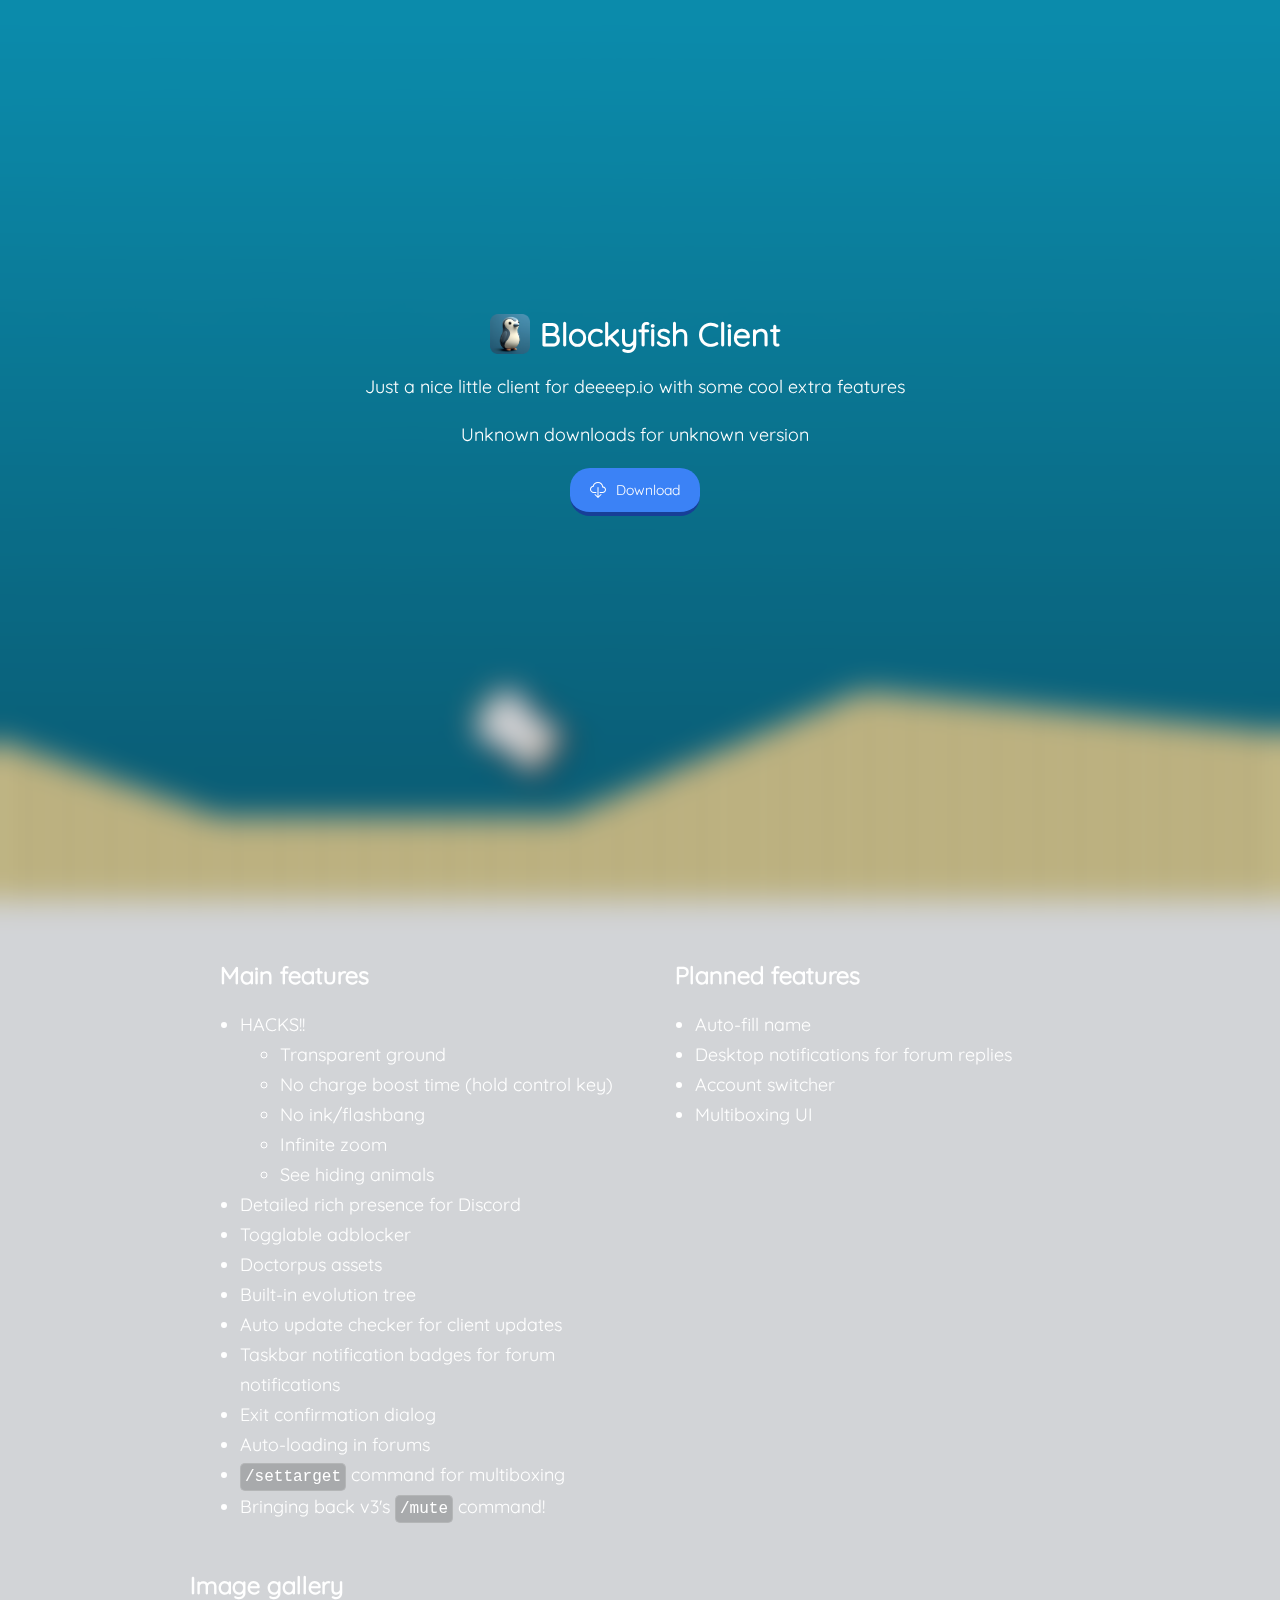
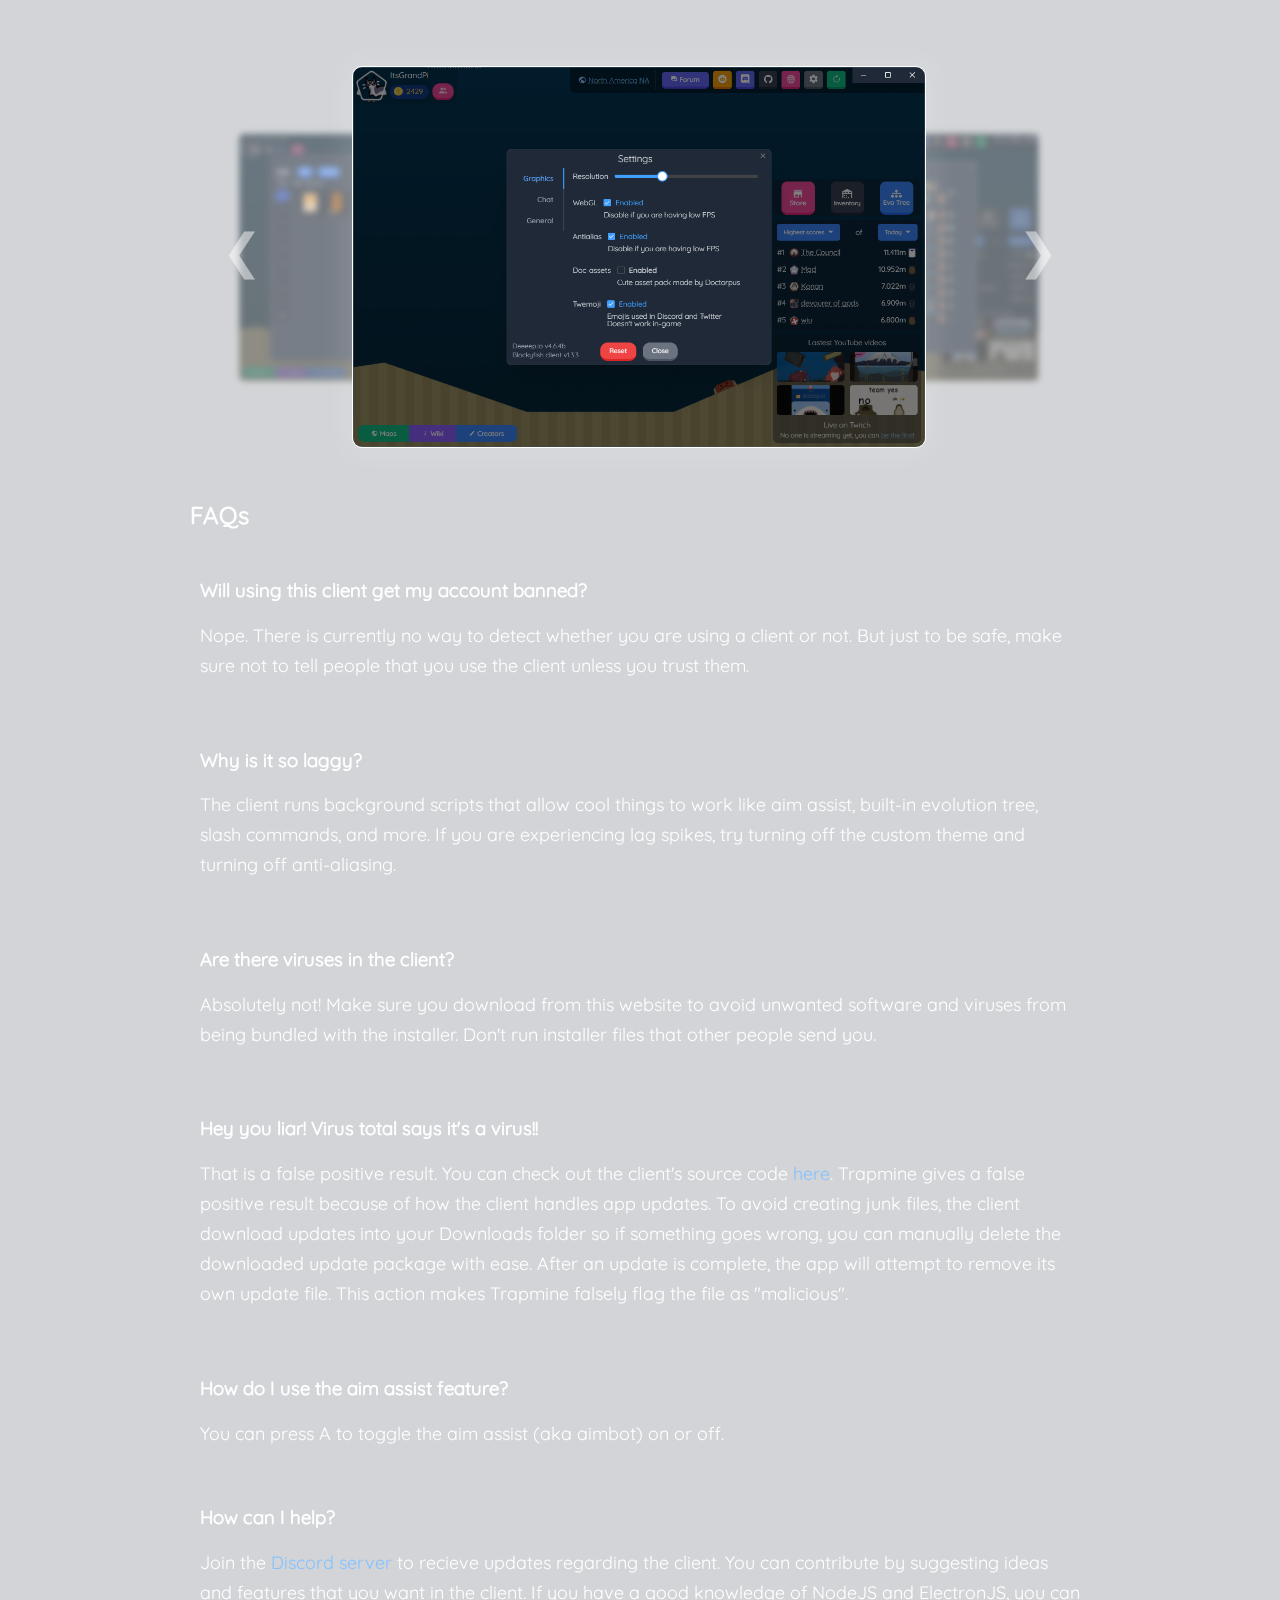
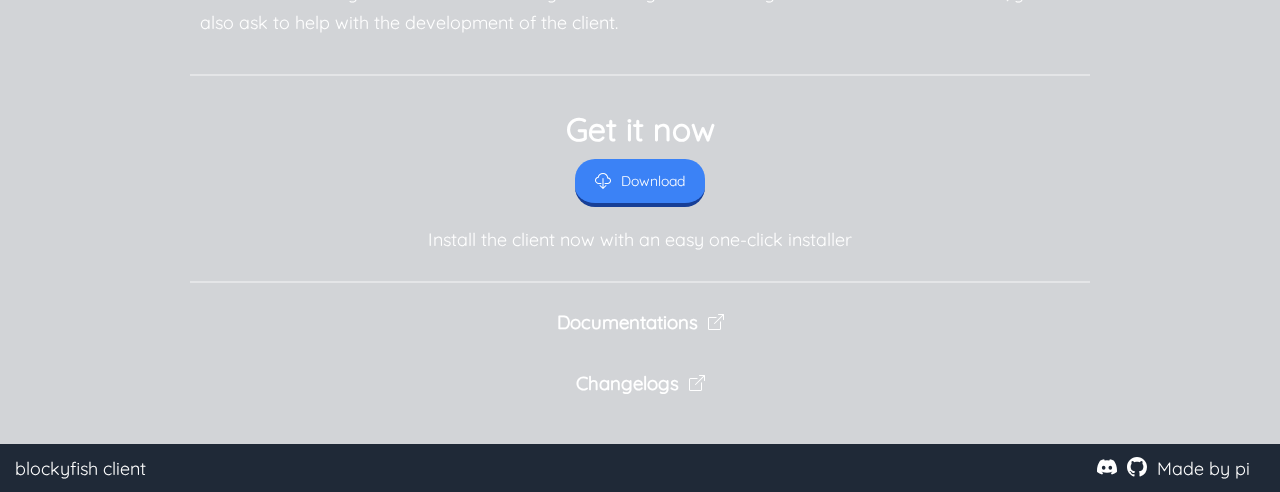
<file: index.html>
<!DOCTYPE html>
<head>
	<meta charset="utf-8" />
	<meta name="viewport" content="width=device-width, initial-scale=1.0, maximum-scale=1.0, user-scalable=no" />
	<title>Blockyfish Client</title>

	<meta name="google-site-verification" content="RiyA5yP26bpsxIR2_cWmnetesd3HmhSHIcAqkl1vnQs" />

	<meta content="Blockyfish Client" property="og:title" />
	<meta content="Just a nice little client for deeeep.io with some cool extra features" property="og:description" />
	<meta property="og:site_name" content="It*s ⫷Ꮆяᗩиᕲ💠ᑭî⫸" />
	<meta property="og:image" content="https://blockyfish.netlify.app/assets/icon.png" />

	<meta name="description" content="Just a nice little client for deeeep.io with some cool extra features" />
	<meta name="keywords" content="blockyfish, blocky, client, deeeep.io, deeeepio, depio, hacks, hacked, pi, itsgrandpi" />

	<link rel="icon" type="image/png" href="assets/icon.png" />
	<link rel="stylesheet" href="style.css" />
	<link rel="stylesheet" href="scroll-promt.css" />
	<link rel="stylesheet" href="scrollbar.css" />
	<link rel="stylesheet" href="image-carousel.css" />
	<link rel="stylesheet" href="link.css" />
</head>
<body>
	<div id="modal-bg" style="opacity: 0">
		<div id="modal-box">
			<h3>Incompatible</h3>
			<p>Blockyfish client only works on Windows and Linux</p>
			<div>
				<button style="margin-right: 10px" id="modal-cancel">Cancel</button>
				<button id="modal-proceed">Download anyways</button>
			</div>
		</div>
	</div>
	<div id="nav">
		<div id="nav-content">
			<a href="">
				<img src="assets/icon.png" alt="Blockyfish logo" width="32px" height="32px" />
			</a>
			<div class="button-row">
				<a href="plugins" class="nav-links">Plugins</a>
				<a href="https://docs-blockyfish.netlify.app" class="nav-links">Docs</a>
				<a href="https://github.com/blockyfish-client" class="nav-links">GitHub</a>
				<a href="https://discord.gg/vQnrUVxAvT" class="nav-links">Discord</a>
			</div>
		</div>
	</div>
	<div id="body">
		<div id="top">
			<div id="header">
				<img draggable="false" src="assets/icon.png" class="icon" />
				<div class="spacer"></div>
				<h1>Blockyfish Client</h1>
			</div>
			<div id="desc">
				<p class="text-center">Just a nice little client for deeeep.io with some cool extra features</p>
				<p class="text-center" id="download-count">Unknown downloads for unknown version</p>
			</div>
			<button class="download">
				<svg xmlns="http://www.w3.org/2000/svg" width="16" height="16" fill="currentColor" class="bi bi-cloud-download" viewBox="0 0 16 16">
					<path
						d="M4.406 1.342A5.53 5.53 0 0 1 8 0c2.69 0 4.923 2 5.166 4.579C14.758 4.804 16 6.137 16 7.773 16 9.569 14.502 11 12.687 11H10a.5.5 0 0 1 0-1h2.688C13.979 10 15 8.988 15 7.773c0-1.216-1.02-2.228-2.313-2.228h-.5v-.5C12.188 2.825 10.328 1 8 1a4.53 4.53 0 0 0-2.941 1.1c-.757.652-1.153 1.438-1.153 2.055v.448l-.445.049C2.064 4.805 1 5.952 1 7.318 1 8.785 2.23 10 3.781 10H6a.5.5 0 0 1 0 1H3.781C1.708 11 0 9.366 0 7.318c0-1.763 1.266-3.223 2.942-3.593.143-.863.698-1.723 1.464-2.383z"
					/>
					<path d="M7.646 15.854a.5.5 0 0 0 .708 0l3-3a.5.5 0 0 0-.708-.708L8.5 14.293V5.5a.5.5 0 0 0-1 0v8.793l-2.146-2.147a.5.5 0 0 0-.708.708l3 3z" />
				</svg>
				<div class="spacer"></div>
				<span> Download </span>
			</button>
			<div class="prompt">
				<svg
					version="1.1"
					id="Layer_1"
					xmlns="http://www.w3.org/2000/svg"
					xmlns:xlink="http://www.w3.org/1999/xlink"
					x="0px"
					y="0px"
					width="40.05px"
					height="35.69px"
					viewBox="-8.369 -3.009 40.05 35.69"
					enable-background="new -8.369 -3.009 40.05 35.69"
					xml:space="preserve"
					class="svg-scroll"
				>
					<g>
						<path
							d="M12.406,32.394l7.6-7.601l0,0l11.301-11.2c0.5-0.5,0.5-1.199,0-1.699l-2.301-2.301c-0.5-0.5-1.199-0.5-1.699,0l-14.9,14.9
                      c-0.5,0.5-1.2,0.5-1.701,0l-14.8-14.9c-0.5-0.5-1.2-0.5-1.7,0l-2.199,2.2c-0.5,0.5-0.5,1.2,0,1.7l11.199,11.2l0,0l7.601,7.6
                      C11.206,32.793,12.006,32.793,12.406,32.394"
						/>
						<path
							d="M12.031,8.565l3.795-3.795l0,0l5.643-5.593c0.25-0.25,0.25-0.599,0-0.849L20.32-2.821c-0.25-0.25-0.599-0.25-0.849,0
                      L12.031,4.62c-0.25,0.25-0.599,0.25-0.849,0L3.791-2.821c-0.25-0.25-0.599-0.25-0.849,0L1.844-1.723c-0.25,0.25-0.25,0.6,0,0.849
                      L7.436,4.72l0,0l3.795,3.795C11.431,8.764,11.831,8.764,12.031,8.565"
						/>
					</g>
				</svg>
			</div>
		</div>
		<div id="main">
			<div id="container">
				<div class="row">
					<div class="box feature">
						<h2 class="list-head">Main features</h2>
						<ul>
							<li>HACKS!!</li>
							<ul>
								<li>Transparent ground</li>
								<li>No charge boost time (hold control key)</li>
								<li>No ink/flashbang</li>
								<li>Infinite zoom</li>
								<li>See hiding animals</li>
							</ul>
							<li>Detailed rich presence for Discord</li>
							<li>Togglable adblocker</li>
							<li>Doctorpus assets</li>
							<li>Built-in evolution tree</li>
							<li>Auto update checker for client updates</li>
							<li>Taskbar notification badges for forum notifications</li>
							<li>Exit confirmation dialog</li>
							<li>Auto-loading in forums</li>
							<li><code>/settarget</code> command for multiboxing</li>
							<li>Bringing back v3's <code>/mute</code> command!</li>
						</ul>
					</div>
					<div class="spacer"></div>
					<div class="box feature">
						<h2 class="list-head">Planned features</h2>
						<ul>
							<li>Auto-fill name</li>
							<li>Desktop notifications for forum replies</li>
							<li>Account switcher</li>
							<li>Multiboxing UI</li>
						</ul>
					</div>
				</div>
				<!-- <hr> -->
				<div class="row">
					<div id="img-gallery">
						<h2>Image gallery</h2>
						<section class="img-carousel">
							<div class="nine columns">
								<div class="coverflow top10 bot10">
									<a class="prev-arrow img-gallery-link"></a>
									<a class="img-gallery-link" draggable="false" href="assets/screenshots/1.png" target="_blank"><img draggable="false" src="assets/screenshots/1.png" class="coverflow__image" /></a>
									<a class="img-gallery-link" draggable="false" href="assets/screenshots/2.png" target="_blank"><img draggable="false" src="assets/screenshots/2.png" class="coverflow__image" /></a>
									<a class="img-gallery-link" draggable="false" href="assets/screenshots/3.png" target="_blank"><img draggable="false" src="assets/screenshots/3.png" class="coverflow__image" /></a>
									<a class="img-gallery-link" draggable="false" href="assets/screenshots/4.png" target="_blank"><img draggable="false" src="assets/screenshots/4.png" class="coverflow__image" /></a>
									<a class="img-gallery-link" draggable="false" href="assets/screenshots/5.png" target="_blank"><img draggable="false" src="assets/screenshots/5.png" class="coverflow__image" /></a>
									<a class="img-gallery-link" draggable="false" href="assets/screenshots/6.png" target="_blank"><img draggable="false" src="assets/screenshots/6.png" class="coverflow__image" /></a>
									<a class="img-gallery-link" draggable="false" href="assets/screenshots/7.png" target="_blank"><img draggable="false" src="assets/screenshots/7.png" class="coverflow__image" /></a>
									<a class="img-gallery-link" draggable="false" href="assets/screenshots/8.png" target="_blank"><img draggable="false" src="assets/screenshots/8.png" class="coverflow__image" /></a>
									<a class="next-arrow img-gallery-link"></a>
								</div>
							</div>
						</section>
						<section class="img-grid">
							<div class="row-force">
								<div class="column">
									<a href="assets/screenshots/1.png" draggable="false" target="_blank"><img draggable="false" src="assets/screenshots/1.png" class="img-grid" /></a>
									<a href="assets/screenshots/2.png" draggable="false" target="_blank"><img draggable="false" src="assets/screenshots/2.png" class="img-grid" /></a>
									<a href="assets/screenshots/3.png" draggable="false" target="_blank"><img draggable="false" src="assets/screenshots/3.png" class="img-grid" /></a>
									<a href="assets/screenshots/4.png" draggable="false" target="_blank"><img draggable="false" src="assets/screenshots/4.png" class="img-grid" /></a>
								</div>
								<div class="column">
									<a href="assets/screenshots/5.png" draggable="false" target="_blank"><img draggable="false" src="assets/screenshots/5.png" class="img-grid" /></a>
									<a href="assets/screenshots/6.png" draggable="false" target="_blank"><img draggable="false" src="assets/screenshots/6.png" class="img-grid" /></a>
									<a href="assets/screenshots/7.png" draggable="false" target="_blank"><img draggable="false" src="assets/screenshots/7.png" class="img-grid" /></a>
									<a href="assets/screenshots/8.png" draggable="false" target="_blank"><img draggable="false" src="assets/screenshots/8.png" class="img-grid" /></a>
								</div>
							</div>
						</section>
					</div>
				</div>
				<!-- <hr> -->
				<div class="row">
					<div>
						<h2>FAQs</h2>
						<div>
							<div class="box">
								<h3>Will using this client get my account banned?</h3>
								<p>Nope. There is currently no way to detect whether you are using a client or not. But just to be safe, make sure not to tell people that you use the client unless you trust them.</p>
							</div>
							<div class="spacer"></div>
							<div class="box">
								<h3>Why is it so laggy?</h3>
								<p>The client runs background scripts that allow cool things to work like aim assist, built-in evolution tree, slash commands, and more. If you are experiencing lag spikes, try turning off the custom theme and turning off anti-aliasing.</p>
							</div>
							<div class="spacer"></div>
							<div class="box">
								<h3>Are there viruses in the client?</h3>
								<p>Absolutely not! Make sure you download from this website to avoid unwanted software and viruses from being bundled with the installer. Don't run installer files that other people send you.</p>
							</div>
							<div class="spacer"></div>
							<div class="box">
								<h3>Hey you liar! Virus total says it's a virus!!</h3>
								<p>
									That is a false positive result. You can check out the client's source code
									<a href="https://github.com/blockyfish-client/Desktop-Client" class="underline-center">here</a>. Trapmine gives a false positive result because of how the client handles app updates. To avoid creating junk files, the client download updates into your Downloads
									folder so if something goes wrong, you can manually delete the downloaded update package with ease. After an update is complete, the app will attempt to remove its own update file. This action makes Trapmine falsely flag the file as "malicious".
								</p>
							</div>
							<div class="spacer"></div>
							<div class="box">
								<h3>How do I use the aim assist feature?</h3>
								<p>You can press A to toggle the aim assist (aka aimbot) on or off.</p>
							</div>
							<div class="box">
								<h3>How can I help?</h3>
								<p>
									Join the
									<a href="https://discord.gg/vQnrUVxAvT" class="underline-center">Discord server</a>
									to recieve updates regarding the client. You can contribute by suggesting ideas and features that you want in the client. If you have a good knowledge of NodeJS and ElectronJS, you can also ask to help with the development of the client.
								</p>
							</div>
						</div>
					</div>
				</div>
				<hr />
				<div class="column">
					<h1 class="text-center" style="margin: 25px 0px 10px 0px">Get it now</h1>
					<button id="bottom-download" class="download center">
						<svg xmlns="http://www.w3.org/2000/svg" width="16" height="16" fill="currentColor" class="bi bi-cloud-download" viewBox="0 0 16 16">
							<path
								d="M4.406 1.342A5.53 5.53 0 0 1 8 0c2.69 0 4.923 2 5.166 4.579C14.758 4.804 16 6.137 16 7.773 16 9.569 14.502 11 12.687 11H10a.5.5 0 0 1 0-1h2.688C13.979 10 15 8.988 15 7.773c0-1.216-1.02-2.228-2.313-2.228h-.5v-.5C12.188 2.825 10.328 1 8 1a4.53 4.53 0 0 0-2.941 1.1c-.757.652-1.153 1.438-1.153 2.055v.448l-.445.049C2.064 4.805 1 5.952 1 7.318 1 8.785 2.23 10 3.781 10H6a.5.5 0 0 1 0 1H3.781C1.708 11 0 9.366 0 7.318c0-1.763 1.266-3.223 2.942-3.593.143-.863.698-1.723 1.464-2.383z"
							/>
							<path d="M7.646 15.854a.5.5 0 0 0 .708 0l3-3a.5.5 0 0 0-.708-.708L8.5 14.293V5.5a.5.5 0 0 0-1 0v8.793l-2.146-2.147a.5.5 0 0 0-.708.708l3 3z" />
						</svg>
						<div class="spacer"></div>
						<span> Download </span>
					</button>
					<div id="pre-download" style="opacity: 1">
						<p class="text-center" id="download-text">Install the client now with an easy one-click installer</p>
					</div>
					<div id="post-download" style="opacity: 0; display: none">
						<p class="text-center" id="download-text">
							Thank you for downloading. The download should initiate momentarily. If not, click
							<a href="#" class="underline-center" id="redownload-link">here</a>
						</p>
						<button class="discord center">
							<svg xmlns="http://www.w3.org/2000/svg" width="16" height="16" fill="currentColor" class="bi bi-cloud-download" viewBox="0 0 16 16">
								<path
									d="M13.545 2.907a13.227 13.227 0 0 0-3.257-1.011.05.05 0 0 0-.052.025c-.141.25-.297.577-.406.833a12.19 12.19 0 0 0-3.658 0 8.258 8.258 0 0 0-.412-.833.051.051 0 0 0-.052-.025c-1.125.194-2.22.534-3.257 1.011a.041.041 0 0 0-.021.018C.356 6.024-.213 9.047.066 12.032c.001.014.01.028.021.037a13.276 13.276 0 0 0 3.995 2.02.05.05 0 0 0 .056-.019c.308-.42.582-.863.818-1.329a.05.05 0 0 0-.01-.059.051.051 0 0 0-.018-.011 8.875 8.875 0 0 1-1.248-.595.05.05 0 0 1-.02-.066.051.051 0 0 1 .015-.019c.084-.063.168-.129.248-.195a.05.05 0 0 1 .051-.007c2.619 1.196 5.454 1.196 8.041 0a.052.052 0 0 1 .053.007c.08.066.164.132.248.195a.051.051 0 0 1-.004.085 8.254 8.254 0 0 1-1.249.594.05.05 0 0 0-.03.03.052.052 0 0 0 .003.041c.24.465.515.909.817 1.329a.05.05 0 0 0 .056.019 13.235 13.235 0 0 0 4.001-2.02.049.049 0 0 0 .021-.037c.334-3.451-.559-6.449-2.366-9.106a.034.034 0 0 0-.02-.019Zm-8.198 7.307c-.789 0-1.438-.724-1.438-1.612 0-.889.637-1.613 1.438-1.613.807 0 1.45.73 1.438 1.613 0 .888-.637 1.612-1.438 1.612Zm5.316 0c-.788 0-1.438-.724-1.438-1.612 0-.889.637-1.613 1.438-1.613.807 0 1.451.73 1.438 1.613 0 .888-.631 1.612-1.438 1.612Z"
								/>
							</svg>
							<div class="spacer"></div>
							<span> Join the Discord server </span>
						</button>
					</div>
				</div>
				<hr />
				<a draggable="false" style="display: flex; align-items: center; width: fit-content; margin: 0px auto" href="https://docs-blockyfish.netlify.app" class="social" target="_blank">
					<h3 class="text-center">Documentations</h3>
					<div class="spacer"></div>
					<svg xmlns="http://www.w3.org/2000/svg" width="16" height="16" fill="currentColor" class="bi bi-box-arrow-up-right" viewBox="0 0 16 16">
						<path fill-rule="evenodd" d="M8.636 3.5a.5.5 0 0 0-.5-.5H1.5A1.5 1.5 0 0 0 0 4.5v10A1.5 1.5 0 0 0 1.5 16h10a1.5 1.5 0 0 0 1.5-1.5V7.864a.5.5 0 0 0-1 0V14.5a.5.5 0 0 1-.5.5h-10a.5.5 0 0 1-.5-.5v-10a.5.5 0 0 1 .5-.5h6.636a.5.5 0 0 0 .5-.5z" />
						<path fill-rule="evenodd" d="M16 .5a.5.5 0 0 0-.5-.5h-5a.5.5 0 0 0 0 1h3.793L6.146 9.146a.5.5 0 1 0 .708.708L15 1.707V5.5a.5.5 0 0 0 1 0v-5z" />
					</svg>
				</a>
				<a draggable="false" style="display: flex; align-items: center; width: fit-content; margin: 0px auto" href="https://docs-blockyfish.netlify.app/changelog" class="social" target="_blank">
					<h3 class="text-center">Changelogs</h3>
					<div class="spacer"></div>
					<svg xmlns="http://www.w3.org/2000/svg" width="16" height="16" fill="currentColor" class="bi bi-box-arrow-up-right" viewBox="0 0 16 16">
						<path fill-rule="evenodd" d="M8.636 3.5a.5.5 0 0 0-.5-.5H1.5A1.5 1.5 0 0 0 0 4.5v10A1.5 1.5 0 0 0 1.5 16h10a1.5 1.5 0 0 0 1.5-1.5V7.864a.5.5 0 0 0-1 0V14.5a.5.5 0 0 1-.5.5h-10a.5.5 0 0 1-.5-.5v-10a.5.5 0 0 1 .5-.5h6.636a.5.5 0 0 0 .5-.5z" />
						<path fill-rule="evenodd" d="M16 .5a.5.5 0 0 0-.5-.5h-5a.5.5 0 0 0 0 1h3.793L6.146 9.146a.5.5 0 1 0 .708.708L15 1.707V5.5a.5.5 0 0 0 1 0v-5z" />
					</svg>
				</a>
			</div>
		</div>
		<div id="footer">
			<div style="position: fixed; left: 15px">
				<p style="margin: 0px">blockyfish client</p>
			</div>
			<a draggable="false" href="https://discord.gg/vQnrUVxAvT" target="_blank" class="social">
				<svg xmlns="http://www.w3.org/2000/svg" width="20" height="20" fill="currentColor" class="bi bi-discord" viewBox="0 0 16 16">
					<path
						d="M13.545 2.907a13.227 13.227 0 0 0-3.257-1.011.05.05 0 0 0-.052.025c-.141.25-.297.577-.406.833a12.19 12.19 0 0 0-3.658 0 8.258 8.258 0 0 0-.412-.833.051.051 0 0 0-.052-.025c-1.125.194-2.22.534-3.257 1.011a.041.041 0 0 0-.021.018C.356 6.024-.213 9.047.066 12.032c.001.014.01.028.021.037a13.276 13.276 0 0 0 3.995 2.02.05.05 0 0 0 .056-.019c.308-.42.582-.863.818-1.329a.05.05 0 0 0-.01-.059.051.051 0 0 0-.018-.011 8.875 8.875 0 0 1-1.248-.595.05.05 0 0 1-.02-.066.051.051 0 0 1 .015-.019c.084-.063.168-.129.248-.195a.05.05 0 0 1 .051-.007c2.619 1.196 5.454 1.196 8.041 0a.052.052 0 0 1 .053.007c.08.066.164.132.248.195a.051.051 0 0 1-.004.085 8.254 8.254 0 0 1-1.249.594.05.05 0 0 0-.03.03.052.052 0 0 0 .003.041c.24.465.515.909.817 1.329a.05.05 0 0 0 .056.019 13.235 13.235 0 0 0 4.001-2.02.049.049 0 0 0 .021-.037c.334-3.451-.559-6.449-2.366-9.106a.034.034 0 0 0-.02-.019Zm-8.198 7.307c-.789 0-1.438-.724-1.438-1.612 0-.889.637-1.613 1.438-1.613.807 0 1.45.73 1.438 1.613 0 .888-.637 1.612-1.438 1.612Zm5.316 0c-.788 0-1.438-.724-1.438-1.612 0-.889.637-1.613 1.438-1.613.807 0 1.451.73 1.438 1.613 0 .888-.631 1.612-1.438 1.612Z"
					/>
				</svg>
			</a>
			<div class="spacer"></div>
			<a draggable="false" href="https://github.com/blockyfish-client/Desktop-Client" target="_blank" class="social">
				<svg xmlns="http://www.w3.org/2000/svg" width="20" height="20" fill="currentColor" class="bi bi-github" viewBox="0 0 16 16">
					<path
						d="M8 0C3.58 0 0 3.58 0 8c0 3.54 2.29 6.53 5.47 7.59.4.07.55-.17.55-.38 0-.19-.01-.82-.01-1.49-2.01.37-2.53-.49-2.69-.94-.09-.23-.48-.94-.82-1.13-.28-.15-.68-.52-.01-.53.63-.01 1.08.58 1.23.82.72 1.21 1.87.87 2.33.66.07-.52.28-.87.51-1.07-1.78-.2-3.64-.89-3.64-3.95 0-.87.31-1.59.82-2.15-.08-.2-.36-1.02.08-2.12 0 0 .67-.21 2.2.82.64-.18 1.32-.27 2-.27.68 0 1.36.09 2 .27 1.53-1.04 2.2-.82 2.2-.82.44 1.1.16 1.92.08 2.12.51.56.82 1.27.82 2.15 0 3.07-1.87 3.75-3.65 3.95.29.25.54.73.54 1.48 0 1.07-.01 1.93-.01 2.2 0 .21.15.46.55.38A8.012 8.012 0 0 0 16 8c0-4.42-3.58-8-8-8z"
					/>
				</svg>
			</a>
			<div class="spacer"></div>
			<p style="margin-right: 20px">Made by pi</p>
		</div>
	</div>
	<script src="index.js"></script>
	<script src="image-carousel.js"></script>
</body>
</file>
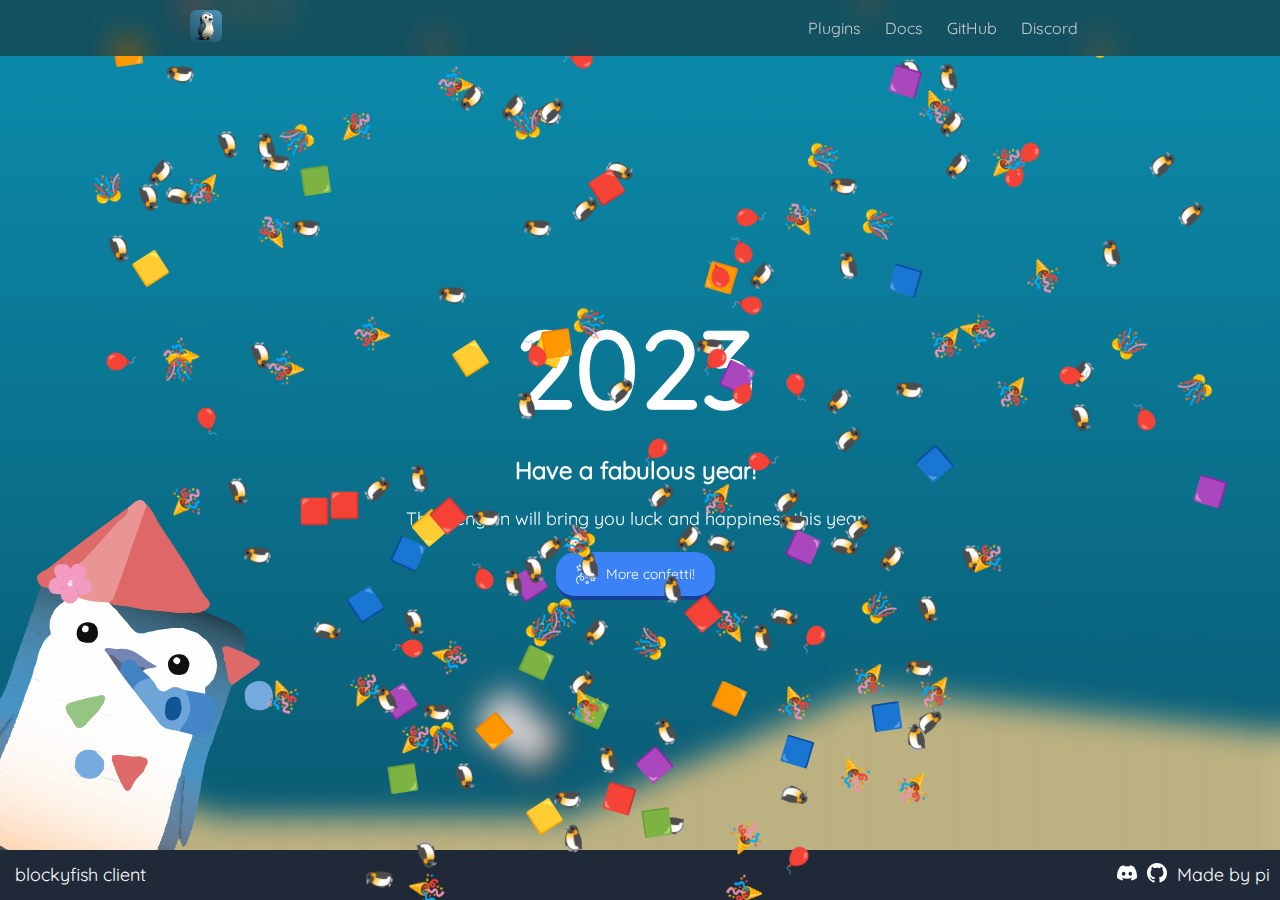
<file: newyear/index.html>
<!DOCTYPE html>
<head>
	<meta charset="utf-8" />
	<meta name="viewport" content="width=device-width, initial-scale=1.0, maximum-scale=1.0, user-scalable=no" />
	<title>Blockyfish Client</title>
	<meta content="Blockyfish Client" property="og:title" />
	<meta content="Happy New Year!" property="og:description" />
	<meta property="og:site_name" content="It*s ⫷Ꮆяᗩиᕲ💠ᑭî⫸" />
	<meta property="og:image" content="https://blockyfish.netlify.app/assets/icon.png" />
	<link rel="icon" type="image/png" href="../assets/icon.png" />
	<link rel="stylesheet" href="../style.css" />
	<link rel="stylesheet" href="../scrollbar.css" />
	<link rel="stylesheet" href="../link.css" />
	<script src="confetti.js"></script>
</head>
<body style="min-height: -webkit-fill-available">
	<div id="nav" style="opacity: 1; transform: translateY(0px); height: unset; position: absolute; top: 0; width: 100%">
		<div id="nav-content">
			<a href="../">
				<img src="../assets/icon.png" alt="Blockyfish logo" width="32px" height="32px" />
			</a>
			<div class="button-row">
				<a href="plugins" class="nav-links">Plugins</a>
				<a href="https://docs-blockyfish.netlify.app" class="nav-links">Docs</a>
				<a href="https://github.com/blockyfish-client" class="nav-links">GitHub</a>
				<a href="https://discord.gg/vQnrUVxAvT" class="nav-links">Discord</a>
			</div>
		</div>
	</div>
	<div id="body">
		<div id="top">
			<div id="header">
				<h1 style="font-size: 108px">2023</h1>
			</div>
			<div id="desc">
				<h2 class="text-center">Have a fabulous year!</h2>
				<p class="text-center">This penguin will bring you luck and happiness this year.</p>
			</div>
			<button id="confetti">
				<svg width="20" height="20" viewBox="0 0 24 24" fill="currentColor" xmlns="http://www.w3.org/2000/svg" fill-rule="evenodd" clip-rule="evenodd">
					<path
						d="M13.5 20c-1.104 0-2 .896-2 2s.896 2 2 2 2-.896 2-2-.896-2-2-2zm-10.551 4c-.598 0-2.429-1.754-2.747-4.304-.424-3.414 2.124-5.593 4.413-5.87.587-1.895 2.475-4.684 6.434-4.77.758-1.982 3.409-4.507 6.84-3.186 1.647.634 3.101 2.101 3.705 3.737.231.624-.71.965-.937.347-.51-1.378-1.737-2.615-3.127-3.151-2.577-.99-4.695.731-5.422 2.298 1.107.12 2.092.455 2.755.889.909.594 1.473 1.558 1.508 2.577.031.889-.33 1.687-.991 2.187-.654.496-1.492.643-2.298.404-.966-.286-1.748-1.076-2.143-2.169-.287-.793-.384-1.847-.178-2.921-3.064.185-4.537 2.306-5.075 3.742 1.18.102 2.211.574 2.831 1.012.959.676 1.497 1.6 1.513 2.599.015.859-.363 1.664-1.011 2.155-.608.46-1.535.599-2.363.348-.961-.289-1.7-1.041-2.079-2.118-.255-.723-.375-1.776-.204-2.919-1.631.361-3.512 1.995-3.178 4.685.18 1.448 1.008 2.888 2.015 3.502.43.261.242.926-.261.926zm10.551-1c-.552 0-1-.448-1-1s.448-1 1-1 1 .448 1 1-.448 1-1 1zm8.011-6.801l2.489.459-1.744 1.833.333 2.509-2.283-1.092-2.283 1.092.333-2.509-1.744-1.833 2.489-.459 1.205-2.225 1.205 2.225zm-1.759.897l-1.143.21.801.843-.153 1.152 1.049-.501 1.049.501-.153-1.152.801-.843-1.143-.21-.554-1.022-.554 1.022zm-14.345-2.3c-.202 1.024-.128 1.993.113 2.678.347.984.966 1.355 1.424 1.492.604.183 1.175.036 1.472-.187.388-.294.624-.808.614-1.34-.011-.673-.398-1.313-1.09-1.801-.545-.385-1.479-.803-2.533-.842zm6.373-4.716c-.226 1.018-.11 1.99.099 2.569.287.79.828 1.356 1.486 1.55.501.148 1.014.06 1.411-.242.398-.301.615-.795.596-1.355-.025-.705-.409-1.353-1.056-1.775-.511-.334-1.448-.657-2.536-.747zm-5.812-7.369l3.032.558-2.124 2.234.405 3.057-2.781-1.331-2.781 1.331.405-3.057-2.124-2.234 3.032-.558 1.468-2.711 1.468 2.711zm-2.285.897l-1.686.31 1.182 1.243-.226 1.7 1.547-.74 1.547.74-.226-1.7 1.182-1.243-1.686-.31-.817-1.508-.817 1.508zm17.817-3.608c-1.38 0-2.5 1.12-2.5 2.5s1.12 2.5 2.5 2.5 2.5-1.12 2.5-2.5-1.12-2.5-2.5-2.5zm0 4c-.828 0-1.5-.672-1.5-1.5s.672-1.5 1.5-1.5 1.5.672 1.5 1.5-.672 1.5-1.5 1.5z"
					/>
				</svg>
				<div class="spacer"></div>
				<span>More confetti!</span>
			</button>
		</div>
		<img src="penguinconfetti.svg" style="max-width: 30vw; max-height: 40vh; position: absolute; bottom: 40px; left: 0; transform-origin: bottom left" />
		<div id="footer" style="position: absolute; bottom: 0; height: 30px">
			<div style="position: fixed; left: 15px">
				<p style="margin: 0px">blockyfish client</p>
			</div>
			<a draggable="false" href="https://discord.gg/vQnrUVxAvT" target="_blank" class="social">
				<svg xmlns="http://www.w3.org/2000/svg" width="20" height="20" fill="currentColor" class="bi bi-discord" viewBox="0 0 16 16">
					<path
						d="M13.545 2.907a13.227 13.227 0 0 0-3.257-1.011.05.05 0 0 0-.052.025c-.141.25-.297.577-.406.833a12.19 12.19 0 0 0-3.658 0 8.258 8.258 0 0 0-.412-.833.051.051 0 0 0-.052-.025c-1.125.194-2.22.534-3.257 1.011a.041.041 0 0 0-.021.018C.356 6.024-.213 9.047.066 12.032c.001.014.01.028.021.037a13.276 13.276 0 0 0 3.995 2.02.05.05 0 0 0 .056-.019c.308-.42.582-.863.818-1.329a.05.05 0 0 0-.01-.059.051.051 0 0 0-.018-.011 8.875 8.875 0 0 1-1.248-.595.05.05 0 0 1-.02-.066.051.051 0 0 1 .015-.019c.084-.063.168-.129.248-.195a.05.05 0 0 1 .051-.007c2.619 1.196 5.454 1.196 8.041 0a.052.052 0 0 1 .053.007c.08.066.164.132.248.195a.051.051 0 0 1-.004.085 8.254 8.254 0 0 1-1.249.594.05.05 0 0 0-.03.03.052.052 0 0 0 .003.041c.24.465.515.909.817 1.329a.05.05 0 0 0 .056.019 13.235 13.235 0 0 0 4.001-2.02.049.049 0 0 0 .021-.037c.334-3.451-.559-6.449-2.366-9.106a.034.034 0 0 0-.02-.019Zm-8.198 7.307c-.789 0-1.438-.724-1.438-1.612 0-.889.637-1.613 1.438-1.613.807 0 1.45.73 1.438 1.613 0 .888-.637 1.612-1.438 1.612Zm5.316 0c-.788 0-1.438-.724-1.438-1.612 0-.889.637-1.613 1.438-1.613.807 0 1.451.73 1.438 1.613 0 .888-.631 1.612-1.438 1.612Z"
					/>
				</svg>
			</a>
			<div class="spacer"></div>
			<a draggable="false" href="https://github.com/blockyfish-client/Desktop-Client" target="_blank" class="social">
				<svg xmlns="http://www.w3.org/2000/svg" width="20" height="20" fill="currentColor" class="bi bi-github" viewBox="0 0 16 16">
					<path
						d="M8 0C3.58 0 0 3.58 0 8c0 3.54 2.29 6.53 5.47 7.59.4.07.55-.17.55-.38 0-.19-.01-.82-.01-1.49-2.01.37-2.53-.49-2.69-.94-.09-.23-.48-.94-.82-1.13-.28-.15-.68-.52-.01-.53.63-.01 1.08.58 1.23.82.72 1.21 1.87.87 2.33.66.07-.52.28-.87.51-1.07-1.78-.2-3.64-.89-3.64-3.95 0-.87.31-1.59.82-2.15-.08-.2-.36-1.02.08-2.12 0 0 .67-.21 2.2.82.64-.18 1.32-.27 2-.27.68 0 1.36.09 2 .27 1.53-1.04 2.2-.82 2.2-.82.44 1.1.16 1.92.08 2.12.51.56.82 1.27.82 2.15 0 3.07-1.87 3.75-3.65 3.95.29.25.54.73.54 1.48 0 1.07-.01 1.93-.01 2.2 0 .21.15.46.55.38A8.012 8.012 0 0 0 16 8c0-4.42-3.58-8-8-8z"
					/>
				</svg>
			</a>
			<div class="spacer"></div>
			<p style="margin-right: 20px">Made by pi</p>
		</div>
	</div>
	<script>
		const jsConfetti = new JSConfetti();
		jsConfetti.addConfetti({
			emojis: ["🐧", "🐧", "🐧", "🐧", "🐧", "🐧", "🐧", "🐧", "🐧", "🐧", "🐧", "🐧", "🐧", "🐧", "🐧", "🎉", "🎈", "🎊", "🎉", "🎈", "🎊", "🎉", "🎈", "🎊", "🎉", "🎈", "🎊", "🟥", "🟧", "🟨", "🟩", "🟦", "🟪"],
			emojiSize: 25,
			confettiNumber: 200,
			confettiColors: ["#ff0a54", "#ff477e", "#ff7096", "#ff85a1", "#fbb1bd", "#f9bec7"]
		});
		document.getElementById("confetti").addEventListener("click", () => {
			jsConfetti.addConfetti({
				emojis: ["🐧", "🐧", "🐧", "🐧", "🐧", "🐧", "🐧", "🐧", "🐧", "🐧", "🐧", "🐧", "🐧", "🐧", "🐧", "🎉", "🎈", "🎊", "🎉", "🎈", "🎊", "🎉", "🎈", "🎊", "🎉", "🎈", "🎊", "🟥", "🟧", "🟨", "🟩", "🟦", "🟪"],
				emojiSize: 25,
				confettiNumber: 50,
				confettiColors: ["#ff0a54", "#ff477e", "#ff7096", "#ff85a1", "#fbb1bd", "#f9bec7"]
			});
		});
	</script>
</body>
</file>
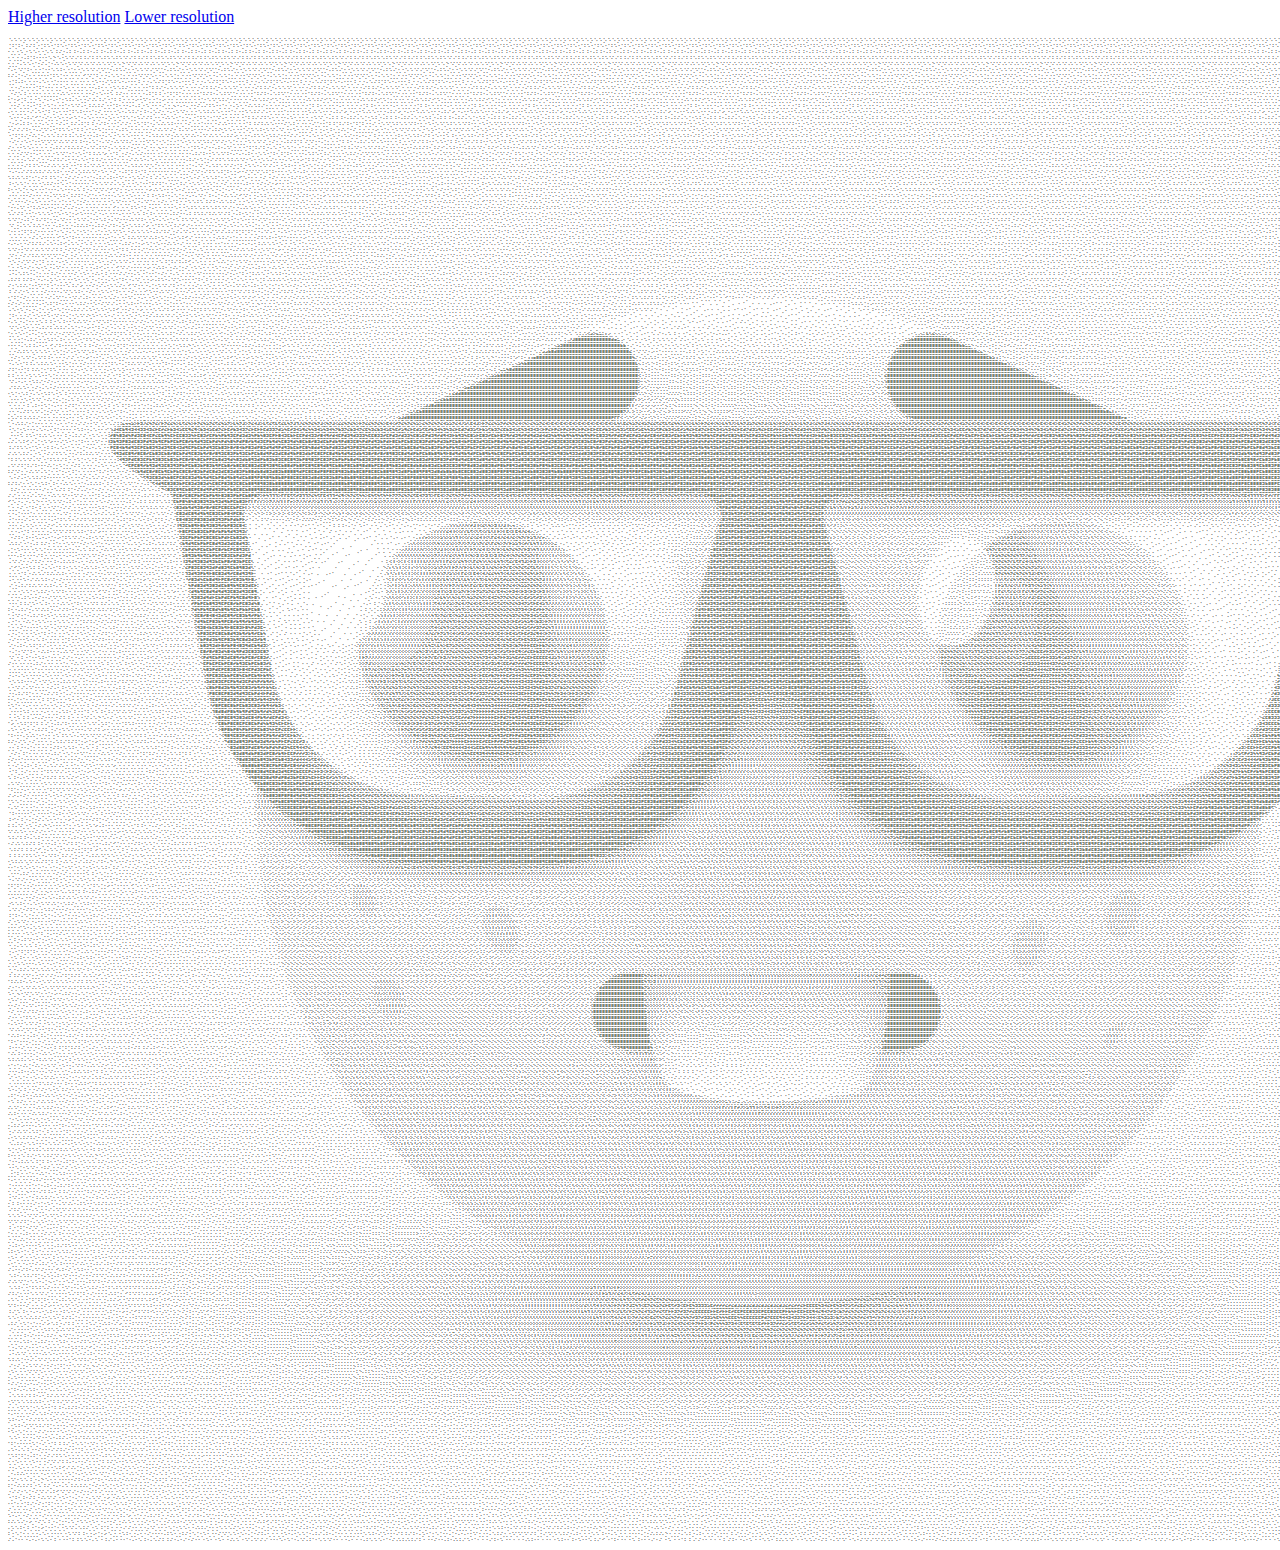
<file: nerd/large/index.html>
<!DOCTYPE html>
<html lang="en">
	<head>
		<meta charset="UTF-8" />
		<meta http-equiv="X-UA-Compatible" content="IE=edge" />
		<meta name="viewport" content="width=device-width, initial-scale=1.0" />
		<title>Nerd - May possibly crash your device</title>
	</head>
	<body>
        <a href="../x-large/">Higher resolution</a>
		<a href="../medium/">Lower resolution</a>
		<p style="font-size: 4px; line-height: 6px; font-weight: bolder;">
            <br />⠐⡀⢂⠐⡀⢂⠐⡀⢂⠐⡀⢂⠐⡀⢂⠐⡀⢂⠐⡀⢂⠐⡀⢂⠐⡀⢂⠐⡀⢂⠐⡀⢂⠐⡀⢂⠐⡀⢂⠐⡀⢂⠐⡀⢂⠐⡀⢂⠐⡀⢂⠐⡀⢂⠐⡀⢂⠐⡀⢂⠐⡀⢂⠐⡀⢂⠐⡀⢂⠐⡀⢂⠐⡀⢂⠐⡀⢂⠐⡀⢂⠐⡀⢂⠐⡀⢂⠐⡀⢂⠐⡀⢂⠐⡀⢂⠐⡀⢂⠐⡀⢂⠐⡀⢂⠐⡀⢂⠐⡀⢂⠐⡀⢂⠐⡀⢂⠐⡀⢂⠐⡀⢂⠐⡀⢂⠐⡀⢂⠐⡀⢂⠐⡀⢂⠐⡀⢂⠐⡀⢂⠐⡀⢂⠐⡀⢂⠐⡀⢂⠐⡀⢂⠐⡀⢂⠐⡀⢂⠐⡀⢂⠐⡀⢂⠐⡀⢂⠐⡀⢂⠐⡀⢂⠐⡀⢂⠐⡀⢂⠐⡀⢂⠐⡀⢂⠐⡀⢂⠐⡀⢂⠐⡀⢂⠐⡀⢂⠐⡀⢂⠐⡀⢂⠐⡀⢂⠐⡀⢂⠐⡀⢂⠐⡀⢂⠐⡀⢂⠐⡀⢂⠐⡀⢂⠐⡀⢂⠐⡀⢂⠐⡀⢂⠐⡀⢂⠐⡀⢂⠐⡀⢂⠐⡀⢂⠐⡀⢂⠐⡀⢂⠐⡀⢂⠐⡀⢂⠐⡀⢂⠐⡀⢂⠐⡀⢂⠐⡀⢂⠐⡀⢂⠐⡀⢂⠐⡀⢂⠐⡀⢂⠐⡀⢂⠐⡀⢂⠐⡀⢂⠐⡀⢂⠐⡀⢂⠐⡀⢂⠐⡀⢂⠐⡀⢂⠐⡀⢂⠐⡀⢂⠐⡀⢂⠐⡀⢂⠐⡀⢂⠐⡀⢂⠐⡀⢂⠐⡀⢂⠐⡀⢂⠐⡀⢂⠐⡀⢂⠐⡀⢂⠐⡀⢂⠐⡀⢂⠐⡀⢂⠐⡀⢂⠐⡀⢂⠐⡀⢂⠐⡀⢂⠐⡀⢂⠐⡀⢂⠐⡀⢂⠐⡀⢂⠐⡀⢂⠐⡀⢂⠐⡀⢂⠐⡀⢂⠐⡀⢂⠐⡀⢂⠐⡀⢂⠐⡀⢂⠐⡀⢂⠐⡀⢂⠐⡀⢂⠐⡀⢂⠐⡀⢂⠐⡀⢂⠐⡀⢂⠐⡀⢂⠐⡀⢂⠐⡀⢂⠐⡀⢂⠐⡀⢂⠐⡀⢂⠐⡀⢂⠐⡀⢂⠐⡀⢂⠐⡀⢂⠐⡀⢂⠐⡀⢂⠐⡀⢂⠐⡀⢂⠐⡀⢂⠐⡀⢂⠐⡀⢂⠐⡀⢂⠐⡀⢂⠐⡀⢂⠐⡀⢂⠐⡀⢂⠐⡀⢂⠐⡀⢂⠐⡀⢂⠐⡀⢂⠐⠠
            <br />⠐⢐⠐⢐⠠⠁⡂⡐⢐⠈⠄⠂⡂⢂⠡⠐⢐⠐⡈⠄⠂⡂⢂⠡⠐⢐⠐⡈⠄⠂⡂⢂⠡⠐⢐⠐⡈⠄⠂⡂⢂⠡⠐⢐⠐⡈⠄⠂⡂⢂⠡⠐⢐⠐⡈⠄⠂⡂⢂⠡⠐⢐⠐⡈⠄⠂⡂⢂⠡⠐⢐⠐⡈⠄⠂⡂⢂⠡⠐⢐⠐⡈⠄⠂⡂⢂⠡⠐⢐⠐⡈⠄⠂⡂⢂⠡⠐⢐⠐⡈⠄⠂⡂⢂⠡⠐⢐⠐⡈⠄⠂⡂⢂⠡⠐⢐⠐⡈⠄⠂⡂⢂⠡⠐⢐⠐⡈⠄⠂⡂⢂⠡⠐⢐⠐⡈⠄⠂⡂⢂⠡⠐⢐⠐⡈⠄⠂⡂⢂⠡⠐⢐⠐⡈⠄⠂⡂⢂⠡⠐⢐⠐⡈⠄⠂⡂⢂⠡⠐⢐⠐⡈⠄⠂⡂⢂⠡⠐⢐⠐⡈⠄⠂⡂⢂⠡⠐⢐⠐⡈⠄⠂⡂⢂⠡⠐⢐⠐⡈⠄⠂⡂⢂⠡⠐⢐⠐⡈⠄⠂⡂⢂⠡⠐⢐⠐⡈⠄⠂⡂⢂⠡⠐⢐⠐⡈⠄⠂⡂⢂⠡⠐⢐⠐⡈⠄⠂⡂⢂⠡⠐⢐⠐⡈⠄⠂⡂⢂⠡⠐⢐⠐⡈⠄⠂⡂⢂⠡⠐⢐⠐⡈⠄⠂⡂⢂⠡⠐⢐⠐⡈⠄⠂⡂⢂⠡⠐⢐⠐⡈⠄⠂⡂⢂⠡⠐⢐⠐⡈⠄⠂⡂⢂⠡⠐⢐⠐⡈⠄⠂⡂⢂⠡⠐⢐⠐⡈⠄⠂⡂⢂⠡⠐⢐⠐⡈⠄⠂⡂⢂⠡⠐⢐⠐⡈⠄⠂⡂⢂⠡⠐⢐⠐⡈⠄⠂⡂⢂⠡⠐⢐⠐⡈⠄⠂⡂⢂⠡⠐⢐⠐⡈⠄⠂⡂⢂⠡⠐⢐⠐⡈⠄⠂⡂⢂⠡⠐⢐⠐⡈⠄⠂⡂⢂⠡⠐⢐⠐⡈⠄⠂⡂⢂⠡⠐⢐⠐⡈⠄⠂⡂⢂⠡⠐⢐⠐⡈⠄⠂⡂⢂⠡⠐⢐⠐⡈⠄⠂⡂⢂⠡⠐⢐⠐⡈⠄⠂⡂⢂⠡⠐⢐⠐⡈⠄⠂⡂⢂⠡⠐⢐⠐⡈⠄⠂⡂⢂⠡⠐⢐⠐⡈⠄⠂⡂⢂⠡⠐⢐⠐⡈⠄⠂⡂⢂⠡⠐⢐⠐⡈⠄⠂⡂⢂⠡⠐⢐⠐⡈⠄⠂⡂⢂⠡⠐⢐⠐⡈⠄⠂⡂⢂⠡⠐⢐⠐⡈⠄⠂⡂⢂⠡⠐⢐⠐⡈⠄⠂⠌⠨
            <br />⠌⠠⠈⠄⢂⠁⠄⢂⠐⡈⠄⠡⠐⡀⢂⠁⡂⡐⠠⢈⢐⠀⡂⠄⡁⡂⢐⠠⢈⢐⠀⡂⠄⡁⡂⢐⠠⢈⢐⠀⡂⠄⡁⡂⢐⠠⢈⢐⠀⡂⠄⡁⡂⢐⠠⢈⢐⠀⡂⠄⡁⡂⢐⠠⢈⢐⠀⡂⠄⡁⡂⢐⠠⢈⢐⠀⡂⠄⡁⡂⢐⠠⢈⢐⠀⡂⠄⡁⡂⢐⠠⢈⢐⠀⡂⠄⡁⡂⢐⠠⢈⢐⠀⡂⠄⡁⡂⢐⠠⢈⢐⠀⡂⠄⡁⡂⢐⠠⢈⢐⠀⡂⠄⡁⡂⢐⠠⢈⢐⠀⡂⠄⡁⡂⢐⠠⢈⢐⠀⡂⠄⡁⡂⢐⠠⢈⢐⠀⡂⠄⡁⡂⢐⠠⢈⢐⠀⡂⠄⡁⡂⢐⠠⢈⢐⠀⡂⠄⡁⡂⢐⠠⢈⢐⠀⡂⠄⡁⡂⢐⠠⢈⢐⠀⡂⠄⡁⡂⢐⠠⢈⢐⠀⡂⠄⡁⡂⢐⠠⢈⢐⠀⡂⠄⡁⡂⢐⠠⢈⢐⠀⡂⠄⡁⡂⢐⠠⢈⢐⠀⡂⠄⡁⡂⢐⠠⢈⢐⠀⡂⠄⡁⡂⢐⠠⢈⢐⠀⡂⠄⡁⡂⢐⠠⢈⢐⠀⡂⠄⡁⡂⢐⠠⢈⢐⠀⡂⠄⡁⡂⢐⠠⢈⢐⠀⡂⠄⡁⡂⢐⠠⢈⢐⠀⡂⠄⡁⡂⢐⠠⢈⢐⠀⡂⠄⡁⡂⢐⠠⢈⢐⠀⡂⠄⡁⡂⢐⠠⢈⢐⠀⡂⠄⡁⡂⢐⠠⢈⢐⠀⡂⠄⡁⡂⢐⠠⢈⢐⠀⡂⠄⡁⡂⢐⠠⢈⢐⠀⡂⠄⡁⡂⢐⠠⢈⢐⠀⡂⠄⡁⡂⢐⠠⢈⢐⠀⡂⠄⡁⡂⢐⠠⢈⢐⠀⡂⠄⡁⡂⢐⠠⢈⢐⠀⡂⠄⡁⡂⢐⠠⢈⢐⠀⡂⠄⡁⡂⢐⠠⢈⢐⠀⡂⠄⡁⡂⢐⠠⢈⢐⠀⡂⠄⡁⡂⢐⠠⢈⢐⠀⡂⠄⡁⡂⢐⠠⢈⢐⠀⡂⠄⡁⡂⢐⠠⢈⢐⠀⡂⠄⡁⡂⢐⠠⢈⢐⠀⡂⠄⡁⡂⢐⠠⢈⢐⠀⡂⠄⡁⡂⢐⠠⢈⢐⠀⡂⠄⡁⡂⢐⠠⢈⢐⠀⡂⠄⡁⡂⢐⠠⢈⢐⠀⡂⠄⡁⡂⢐⠠⢈⢐⠀⡂⠄⡁⡂⢐⠠⢈⢐⠀⡂⠄⡁⡂⢐⠠⢈⢐⠀⡂⠄⡁⡂⢐⠠⠈⠌⠠⢁
            <br />⠄⠡⠁⠌⠠⢈⢐⠐⢐⠠⠨⠠⠡⠐⡀⠢⠐⡀⠅⢂⠐⡐⢀⠂⡂⢐⢀⠂⡂⢐⠐⡀⡂⢂⠐⡀⡂⢂⠐⡐⢀⠂⡂⢐⢀⠂⡂⢐⠐⡀⡂⢂⠐⡀⡂⢂⠐⡐⢀⠂⡂⢐⢀⠂⡂⢐⠐⡀⡂⢂⠐⡀⡂⢂⠐⡐⢀⠂⡂⢐⢀⠂⡂⢐⠐⡀⡂⢂⠐⡀⡂⢂⠐⡐⢀⠂⡂⢐⢀⠂⡂⢐⠐⡀⡂⢂⠐⡀⡂⢂⠐⡐⢀⠂⡂⢐⢀⠂⡂⢐⠐⡀⡂⢂⠐⡀⡂⢂⠐⡐⢀⠂⡂⢐⢀⠂⡂⢐⠐⡀⡂⢂⠐⡀⡂⢂⠐⡐⢀⠂⡂⢐⢀⠂⡂⢐⠐⡀⡂⢂⠐⡀⡂⢂⠐⡐⢀⠂⡂⢐⢀⠂⡂⢐⠐⡀⡂⢂⠐⡀⡂⢂⠐⡐⢀⠂⡂⢐⢀⠂⡂⢐⠐⡀⡂⢂⠐⡀⡂⢂⠐⡐⢀⠂⡂⢐⢀⠂⡂⢐⠐⡀⡂⢂⠐⡀⡂⢂⠐⡐⢀⠂⡂⢐⢀⠂⡂⢐⠐⡀⡂⢂⠐⡀⡂⢂⠐⡐⢀⠂⡂⢐⢀⠂⡂⢐⠐⡀⡂⢂⠐⡀⡂⢂⠐⡐⢀⠂⡂⢐⢀⠂⡂⢐⠐⡀⡂⢂⠐⡀⡂⢂⠐⡐⢀⠂⡂⢐⢀⠂⡂⢐⠐⡀⡂⢂⠐⡀⡂⢂⠐⡐⢀⠂⡂⢐⢀⠂⡂⢐⠐⡀⡂⢂⠐⡀⡂⢂⠐⡐⢀⠂⡂⢐⢀⠂⡂⢐⠐⡀⡂⢂⠐⡀⡂⢂⠐⡐⢀⠂⡂⢐⢀⠂⡂⢐⠐⡀⡂⢂⠐⡀⡂⢂⠐⡐⢀⠂⡂⢐⢀⠂⡂⢐⠐⡀⡂⢂⠐⡀⡂⢂⠐⡐⢀⠂⡂⢐⢀⠂⡂⢐⠐⡀⡂⢂⠐⡀⡂⢂⠐⡐⢀⠂⡂⢐⢀⠂⡂⢐⠐⡀⡂⢂⠐⡀⡂⢂⠐⡐⢀⠂⡂⢐⢀⠂⡂⢐⠐⡀⡂⢂⠐⡀⡂⢂⠐⡐⢀⠂⡂⢐⢀⠂⡂⢐⠐⡀⡂⢂⠐⡀⡂⢂⠐⡐⢀⠂⡂⢐⢀⠂⡂⢐⠐⡀⡂⢂⠐⡀⡂⢂⠐⡐⢀⠂⡂⢐⢀⠂⡂⢐⠐⡀⡂⢂⠐⡀⡂⢂⠐⡐⢀⠂⡂⢐⢀⠂⡂⢐⠐⡀⡂⢂⠐⡀⡂⢂⠐⡐⢀⠂⡂⢐⢀⠂⠅⠌⠨⢀
            <br />⠌⠠⠁⠅⡁⢂⠐⡈⠄⠂⠌⡐⢈⠐⠠⢁⢂⠐⡈⠄⢂⠐⡐⠐⡐⢀⢂⠐⡐⢀⢂⠐⡀⢂⠂⢂⠐⡀⠢⠐⡐⠐⡐⢀⢂⠐⡐⢀⢂⠐⡀⢂⠂⢂⠐⡀⠢⠐⡐⠐⡐⢀⢂⠐⡐⢀⢂⠐⡀⢂⠂⢂⠐⡀⠢⠐⡐⠐⡐⢀⢂⠐⡐⢀⢂⠐⡀⢂⠂⢂⠐⡀⠢⠐⡐⠐⡐⢀⢂⠐⡐⢀⢂⠐⡀⢂⠂⢂⠐⡀⠢⠐⡐⠐⡐⢀⢂⠐⡐⢀⢂⠐⡀⢂⠂⢂⠐⡀⠢⠐⡐⠐⡐⢀⢂⠐⡐⢀⢂⠐⡀⢂⠂⢂⠐⡀⠢⠐⡐⠐⡐⢀⢂⠐⡐⢀⢂⠐⡀⢂⠂⢂⠐⡀⠢⠐⡐⠐⡐⢀⢂⠐⡐⢀⢂⠐⡀⢂⠂⢂⠐⡀⠢⠐⡐⠐⡐⢀⢂⠐⡐⢀⢂⠐⡀⢂⠂⢂⠐⡀⠢⠐⡐⠐⡐⢀⢂⠐⡐⢀⢂⠐⡀⢂⠂⢂⠐⡀⠢⠐⡐⠐⡐⢀⢂⠐⡐⢀⢂⠐⡀⢂⠂⢂⠐⡀⠢⠐⡐⠐⡐⢀⢂⠐⡐⢀⢂⠐⡀⢂⠂⢂⠐⡀⠢⠐⡐⠐⡐⢀⢂⠐⡐⢀⢂⠐⡀⢂⠂⢂⠐⡀⠢⠐⡐⠐⡐⢀⢂⠐⡐⢀⢂⠐⡀⢂⠂⢂⠐⡀⠢⠐⡐⠐⡐⢀⢂⠐⡐⢀⢂⠐⡀⢂⠂⢂⠐⡀⠢⠐⡐⠐⡐⢀⢂⠐⡐⢀⢂⠐⡀⢂⠂⢂⠐⡀⠢⠐⡐⠐⡐⢀⢂⠐⡐⢀⢂⠐⡀⢂⠂⢂⠐⡀⠢⠐⡐⠐⡐⢀⢂⠐⡐⢀⢂⠐⡀⢂⠂⢂⠐⡀⠢⠐⡐⠐⡐⢀⢂⠐⡐⢀⢂⠐⡀⢂⠂⢂⠐⡀⠢⠐⡐⠐⡐⢀⢂⠐⡐⢀⢂⠐⡀⢂⠂⢂⠐⡀⠢⠐⡐⠐⡐⢀⢂⠐⡐⢀⢂⠐⡀⢂⠂⢂⠐⡀⠢⠐⡐⠐⡐⢀⢂⠐⡐⢀⢂⠐⡀⢂⠂⢂⠐⡀⠢⠐⡐⠐⡐⢀⢂⠐⡐⢀⢂⠐⡀⢂⠂⢂⠐⡀⠢⠐⡐⠐⡐⢀⢂⠐⡐⢀⢂⠐⡀⢂⠂⢂⠐⡀⠢⠐⡐⠐⡐⢀⢂⠐⡐⢀⢂⠐⡀⢂⠂⢂⠐⡀⠢⠐⡐⠐⡐⢀⠂⠌⢐⢈⠐⡀
            <br />⠊⡈⠌⠐⡐⠐⢐⠠⠈⠄⠡⠐⠠⠨⠐⡀⢂⢐⠠⠈⠄⠂⠄⠡⠐⡀⢂⠐⡐⢀⠂⢂⠂⠂⠌⡀⡂⢂⢁⠂⠄⠡⠐⡀⢂⠐⡐⢀⠂⢂⠂⠂⠌⡀⡂⢂⢁⠂⠄⠡⠐⡀⢂⠐⡐⢀⠂⢂⠂⠂⠌⡀⡂⢂⢁⠂⠄⠡⠐⡀⢂⠐⡐⢀⠂⢂⠂⠂⠌⡀⡂⢂⢁⠂⠄⠡⠐⡀⢂⠐⡐⢀⠂⢂⠂⠂⠌⡀⡂⢂⢁⠂⠄⠡⠐⡀⢂⠐⡐⢀⠂⢂⠂⠂⠌⡀⡂⢂⢁⠂⠄⠡⠐⡀⢂⠐⡐⢀⠂⢂⠂⠂⠌⡀⡂⢂⢁⠂⠄⠡⠐⡀⢂⠐⡐⢀⠂⢂⠂⠂⠌⡀⡂⢂⢁⠂⠄⠡⠐⡀⢂⠐⡐⢀⠂⢂⠂⠂⠌⡀⡂⢂⢁⠂⠄⠡⠐⡀⢂⠐⡐⢀⠂⢂⠂⠂⠌⡀⡂⢂⢁⠂⠄⠡⠐⡀⢂⠐⡐⢀⠂⢂⠂⠂⠌⡀⡂⢂⢁⠂⠄⠡⠐⡀⢂⠐⡐⢀⠂⢂⠂⠂⠌⡀⡂⢂⢁⠂⠄⠡⠐⡀⢂⠐⡐⢀⠂⢂⠂⠂⠌⡀⡂⢂⢁⠂⠄⠡⠐⡀⢂⠐⡐⢀⠂⢂⠂⠂⠌⡀⡂⢂⢁⠂⠄⠡⠐⡀⢂⠐⡐⢀⠂⢂⠂⠂⠌⡀⡂⢂⢁⠂⠄⠡⠐⡀⢂⠐⡐⢀⠂⢂⠂⠂⠌⡀⡂⢂⢁⠂⠄⠡⠐⡀⢂⠐⡐⢀⠂⢂⠂⠂⠌⡀⡂⢂⢁⠂⠄⠡⠐⡀⢂⠐⡐⢀⠂⢂⠂⠂⠌⡀⡂⢂⢁⠂⠄⠡⠐⡀⢂⠐⡐⢀⠂⢂⠂⠂⠌⡀⡂⢂⢁⠂⠄⠡⠐⡀⢂⠐⡐⢀⠂⢂⠂⠂⠌⡀⡂⢂⢁⠂⠄⠡⠐⡀⢂⠐⡐⢀⠂⢂⠂⠂⠌⡀⡂⢂⢁⠂⠄⠡⠐⡀⢂⠐⡐⢀⠂⢂⠂⠂⠌⡀⡂⢂⢁⠂⠄⠡⠐⡀⢂⠐⡐⢀⠂⢂⠂⠂⠌⡀⡂⢂⢁⠂⠄⠡⠐⡀⢂⠐⡐⢀⠂⢂⠂⠂⠌⡀⡂⢂⢁⠂⠄⠡⠐⡀⢂⠐⡐⢀⠂⢂⠂⠂⠌⡀⡂⢂⢁⠂⠄⠡⠐⡀⢂⠐⡐⢀⠂⢂⠂⠂⠌⡀⡂⢂⢁⠂⠄⠡⠐⠠⠨⠐⡀⢂⢐⠠
            <br />⡂⡐⢈⠐⠠⢁⠂⠄⠡⠁⠅⠌⠄⠅⠂⡂⢂⠐⠠⠡⠈⠌⠨⠠⠁⠔⠐⡐⠐⢐⠈⠄⠨⢈⠐⡀⢂⠐⠠⠈⠌⠠⠡⠐⡐⠐⡐⠐⡈⠄⠨⢈⠐⡀⢂⠐⠠⠈⠌⠠⠡⠐⡐⠐⡐⠐⡈⠄⠨⢈⠐⡀⢂⠐⠠⠈⠌⠠⠡⠐⡐⠐⡐⠐⡈⠄⠨⢈⠐⡀⢂⠐⠠⠈⠌⠠⠡⠐⡐⠐⡐⠐⡈⠄⠨⢈⠐⡀⢂⠐⠠⠈⠌⠠⠡⠐⡐⠐⡐⠐⡈⠄⠨⢈⠐⡀⢂⠐⠠⠈⠌⠠⠡⠐⡐⠐⡐⠐⡈⠄⠨⢈⠐⡀⢂⠐⠠⠈⠌⠠⠡⠐⡐⠐⡐⠐⡈⠄⠨⢈⠐⡀⢂⠐⠠⠈⠌⠠⠡⠐⡐⠐⡐⠐⡈⠄⠨⢈⠐⡀⢂⠐⠠⠈⠌⠠⠡⠐⡐⠐⡐⠐⡈⠄⠨⢈⠐⡀⢂⠐⠠⠈⠌⠠⠡⠐⡐⠐⡐⠐⡈⠄⠨⢈⠐⡀⢂⠐⠠⠈⠌⠠⠡⠐⡐⠐⡐⠐⡈⠄⠨⢈⠐⡀⢂⠐⠠⠈⠌⠠⠡⠐⡐⠐⡐⠐⡈⠄⠨⢈⠐⡀⢂⠐⠠⠈⠌⠠⠡⠐⡐⠐⡐⠐⡈⠄⠨⢈⠐⡀⢂⠐⠠⠈⠌⠠⠡⠐⡐⠐⡐⠐⡈⠄⠨⢈⠐⡀⢂⠐⠠⠈⠌⠠⠡⠐⡐⠐⡐⠐⡈⠄⠨⢈⠐⡀⢂⠐⠠⠈⠌⠠⠡⠐⡐⠐⡐⠐⡈⠄⠨⢈⠐⡀⢂⠐⠠⠈⠌⠠⠡⠐⡐⠐⡐⠐⡈⠄⠨⢈⠐⡀⢂⠐⠠⠈⠌⠠⠡⠐⡐⠐⡐⠐⡈⠄⠨⢈⠐⡀⢂⠐⠠⠈⠌⠠⠡⠐⡐⠐⡐⠐⡈⠄⠨⢈⠐⡀⢂⠐⠠⠈⠌⠠⠡⠐⡐⠐⡐⠐⡈⠄⠨⢈⠐⡀⢂⠐⠠⠈⠌⠠⠡⠐⡐⠐⡐⠐⡈⠄⠨⢈⠐⡀⢂⠐⠠⠈⠌⠠⠡⠐⡐⠐⡐⠐⡈⠄⠨⢈⠐⡀⢂⠐⠠⠈⠌⠠⠡⠐⡐⠐⡐⠐⡈⠄⠨⢈⠐⡀⢂⠐⠠⠈⠌⠠⠡⠐⡐⠐⡐⠐⡈⠄⠨⢈⠐⡀⢂⠐⠠⠈⠌⠠⠡⠐⡐⠐⡐⠐⡈⠄⠨⢈⠐⡀⢂⠐⠠⠈⠌⠠⠁⠅⠨⠐⢐⠀⡂⠄
            <br />⠠⠐⢐⢈⢐⠠⠈⠌⠠⠡⢈⠐⡈⠄⠡⠐⠠⠨⠠⠡⠈⠌⠠⠁⠌⠄⠡⠀⠅⢂⠨⠠⢁⠂⢂⢐⠐⡈⠌⡈⠄⠅⠌⢐⠀⠅⠠⢁⠐⡈⡐⢐⠐⢐⠐⡈⠌⡈⠄⠅⠌⢐⠀⠅⠠⢁⠐⡈⡐⢐⠐⢐⠐⡈⠌⡈⠄⠅⠌⢐⠀⠅⠠⢁⠐⡈⡐⢐⠐⢐⠐⡈⠌⡈⠄⠅⠌⢐⠀⠅⠠⢁⠐⡈⡐⢐⠐⢐⠐⡈⠌⡈⠄⠅⠌⢐⠀⠅⠠⢁⠐⡈⡐⢐⠐⢐⠐⡈⠌⡈⠄⠅⠌⢐⠀⠅⠠⢁⠐⡈⡐⢐⠐⢐⠐⡈⠌⡈⠄⠅⠌⢐⠀⠅⠠⢁⠐⡈⡐⢐⠐⢐⠐⡈⠌⡈⠄⠅⠌⢐⠀⠅⠠⢁⠐⡈⡐⢐⠐⢐⠐⡈⠌⡈⠄⠅⠌⢐⠀⠅⠠⢁⠐⡈⡐⢐⠐⢐⠐⡈⠌⡈⠄⠅⠌⢐⠀⠅⠠⢁⠐⡈⡐⢐⠐⢐⠐⡈⠌⡈⠄⠅⠌⢐⠀⠅⠠⢁⠐⡈⡐⢐⠐⢐⠐⡈⠌⡈⠄⠅⠌⢐⠀⠅⠠⢁⠐⡈⡐⢐⠐⢐⠐⡈⠌⡈⠄⠅⠌⢐⠀⠅⠠⢁⠐⡈⡐⢐⠐⢐⠐⡈⠌⡈⠄⠅⠌⢐⠀⠅⠠⢁⠐⡈⡐⢐⠐⢐⠐⡈⠌⡈⠄⠅⠌⢐⠀⠅⠠⢁⠐⡈⡐⢐⠐⢐⠐⡈⠌⡈⠄⠅⠌⢐⠀⠅⠠⢁⠐⡈⡐⢐⠐⢐⠐⡈⠌⡈⠄⠅⠌⢐⠀⠅⠠⢁⠐⡈⡐⢐⠐⢐⠐⡈⠌⡈⠄⠅⠌⢐⠀⠅⠠⢁⠐⡈⡐⢐⠐⢐⠐⡈⠌⡈⠄⠅⠌⢐⠀⠅⠠⢁⠐⡈⡐⢐⠐⢐⠐⡈⠌⡈⠄⠅⠌⢐⠀⠅⠠⢁⠐⡈⡐⢐⠐⢐⠐⡈⠌⡈⠄⠅⠌⢐⠀⠅⠠⢁⠐⡈⡐⢐⠐⢐⠐⡈⠌⡈⠄⠅⠌⢐⠀⠅⠠⢁⠐⡈⡐⢐⠐⢐⠐⡈⠌⡈⠄⠅⠌⢐⠀⠅⠠⢁⠐⡈⡐⢐⠐⢐⠐⡈⠌⡈⠄⠅⠌⢐⠀⠅⠠⢁⠐⡈⡐⢐⠐⢐⠐⡈⠌⡈⠄⠅⠌⢐⠀⠅⠠⢁⠐⡈⡐⢐⠐⢐⠐⡈⠌⡈⠄⠡⢁⠡⠁⠌⠄⢂⠐⡈
            <br />⠈⠌⠠⢀⠂⠄⠅⠌⠨⠐⢐⠐⠠⠨⠠⠁⠅⠨⠐⡈⠄⠡⠁⠅⠨⠠⠁⠅⠌⡀⡂⠌⠠⠈⠄⢂⠐⡀⡂⡐⠠⠁⠌⠠⠈⠄⠅⠂⡂⢐⢀⠂⠌⡀⢂⠐⡀⢂⠂⠡⠈⠄⠌⠠⢁⠂⡂⢐⢀⠂⠌⡀⢂⠐⡀⢂⠂⠡⠈⠄⠌⠠⢁⠂⡂⢐⢀⠂⠌⡀⢂⠐⡀⢂⠂⠡⠈⠄⠌⠠⢁⠂⡂⢐⢀⠂⠌⡀⢂⠐⡀⢂⠂⠡⠈⠄⠌⠠⢁⠂⡂⢐⢀⠂⠌⡀⢂⠐⡀⢂⠂⠡⠈⠄⠌⠠⢁⠂⡂⢐⢀⠂⠌⡀⢂⠐⡀⢂⠂⠡⠈⠄⠌⠠⢁⠂⡂⢐⢀⠂⠌⡀⢂⠐⡀⢂⠂⠡⠈⠄⠌⠠⢁⠂⡂⢐⢀⠂⠌⡀⢂⠐⡀⢂⠂⠡⠈⠄⠌⠠⢁⠂⡂⢐⢀⠂⠌⡀⢂⠐⡀⢂⠂⠡⠈⠄⠌⠠⢁⠂⡂⢐⢀⠂⠌⡀⢂⠐⡀⢂⠂⠡⠈⠄⠌⠠⢁⠂⡂⢐⢀⠂⠌⡀⢂⠐⡀⢂⠂⠡⠈⠄⠌⠠⢁⠂⡂⢐⢀⠂⠌⡀⢂⠐⡀⢂⠂⠡⠈⠄⠌⠠⢁⠂⡂⢐⢀⠂⠌⡀⢂⠐⡀⢂⠂⠡⠈⠄⠌⠠⢁⠂⡂⢐⢀⠂⠌⡀⢂⠐⡀⢂⠂⠡⠈⠄⠌⠠⢁⠂⡂⢐⢀⠂⠌⡀⢂⠐⡀⢂⠂⠡⠈⠄⠌⠠⢁⠂⡂⢐⢀⠂⠌⡀⢂⠐⡀⢂⠂⠡⠈⠄⠌⠠⢁⠂⡂⢐⢀⠂⠌⡀⢂⠐⡀⢂⠂⠡⠈⠄⠌⠠⢁⠂⡂⢐⢀⠂⠌⡀⢂⠐⡀⢂⠂⠡⠈⠄⠌⠠⢁⠂⡂⢐⢀⠂⠌⡀⢂⠐⡀⢂⠂⠡⠈⠄⠌⠠⢁⠂⡂⢐⢀⠂⠌⡀⢂⠐⡀⢂⠂⠡⠈⠄⠌⠠⢁⠂⡂⢐⢀⠂⠌⡀⢂⠐⡀⢂⠂⠡⠈⠄⠌⠠⢁⠂⡂⢐⢀⠂⠌⡀⢂⠐⡀⢂⠂⠡⠈⠄⠌⠠⢁⠂⡂⢐⢀⠂⠌⡀⢂⠐⡀⢂⠂⠡⠈⠄⠌⠠⢁⠂⡂⢐⢀⠂⠌⡀⢂⠐⡀⢂⠂⠡⠈⠄⠌⠠⢁⠂⡂⢐⢀⠂⠌⡀⢂⠐⡀⠂⠌⡐⡀⢂⠡⢈⠐⡐⠐⡐
            <br />⠈⠌⡐⠐⡈⢐⠈⠄⠡⠨⠠⠈⠄⠡⠈⠄⠡⢁⢂⠐⡈⠄⠅⠌⠨⠀⠅⠌⡐⠠⠐⡈⠄⠅⢊⠀⡂⡐⠠⠠⠁⠅⠌⠨⠈⠄⡁⡂⠂⡂⢐⠈⠄⠂⡂⠂⡂⠂⠌⠠⠡⠈⠄⠅⠂⡂⡐⢐⠠⢈⠐⡀⡂⢂⠂⠂⠌⠠⠡⠈⠄⠅⠂⡂⡐⢐⠠⢈⠐⡀⡂⢂⠂⠂⠌⠠⠡⠈⠄⠅⠂⡂⡐⢐⠠⢈⠐⡀⡂⢂⠂⠂⠌⠠⠡⠈⠄⠅⠂⡂⡐⢐⠠⢈⠐⡀⡂⢂⠂⠂⠌⠠⠡⠈⠄⠅⠂⡂⡐⢐⠠⢈⠐⡀⡂⢂⠂⠂⠌⠠⠡⠈⠄⠅⠂⡂⡐⢐⠠⢈⠐⡀⡂⢂⠂⠂⠌⠠⠡⠈⠄⠅⠂⡂⡐⢐⠠⢈⠐⡀⡂⢂⠂⠂⠌⠠⠡⠈⠄⠅⠂⡂⡐⢐⠠⢈⠐⡀⡂⢂⠂⠂⠌⠠⠡⠈⠄⠅⠂⡂⡐⢐⠠⢈⠐⡀⡂⢂⠂⠂⠌⠠⠡⠈⠄⠅⠂⡂⡐⢐⠠⢈⠐⡀⡂⢂⠂⠂⠌⠠⠡⠈⠄⠅⠂⡂⡐⢐⠠⢈⠐⡀⡂⢂⠂⠂⠌⠠⠡⠈⠄⠅⠂⡂⡐⢐⠠⢈⠐⡀⡂⢂⠂⠂⠌⠠⠡⠈⠄⠅⠂⡂⡐⢐⠠⢈⠐⡀⡂⢂⠂⠂⠌⠠⠡⠈⠄⠅⠂⡂⡐⢐⠠⢈⠐⡀⡂⢂⠂⠂⠌⠠⠡⠈⠄⠅⠂⡂⡐⢐⠠⢈⠐⡀⡂⢂⠂⠂⠌⠠⠡⠈⠄⠅⠂⡂⡐⢐⠠⢈⠐⡀⡂⢂⠂⠂⠌⠠⠡⠈⠄⠅⠂⡂⡐⢐⠠⢈⠐⡀⡂⢂⠂⠂⠌⠠⠡⠈⠄⠅⠂⡂⡐⢐⠠⢈⠐⡀⡂⢂⠂⠂⠌⠠⠡⠈⠄⠅⠂⡂⡐⢐⠠⢈⠐⡀⡂⢂⠂⠂⠌⠠⠡⠈⠄⠅⠂⡂⡐⢐⠠⢈⠐⡀⡂⢂⠂⠂⠌⠠⠡⠈⠄⠅⠂⡂⡐⢐⠠⢈⠐⡀⡂⢂⠂⠂⠌⠠⠡⠈⠄⠅⠂⡂⡐⢐⠠⢈⠐⡀⡂⢂⠂⠂⠌⠠⠡⠈⠄⠅⠂⡂⡐⢐⠠⢈⠐⡀⡂⢂⠂⠂⠌⠠⠡⠈⠄⠅⠂⡂⡐⢐⠠⢈⠐⡀⡂⠂⡂⠡⠁⠄⠂⡂⠨⢀⠂⠄⠡⠐
            <br />⠅⠂⠄⡡⠐⢐⠈⠨⠀⠅⢂⠁⠅⡁⠅⡁⠅⠂⠄⢂⢐⢈⠐⡈⠄⠡⢁⠂⡐⡈⢐⢀⠂⠡⠐⢐⠀⡂⠡⠈⠄⠡⢈⠄⠅⢂⠂⠄⠡⠐⠠⢈⠄⠡⠠⠁⠄⠡⠈⠌⠠⠁⠅⠨⠐⠠⠐⡀⢂⠂⢂⢐⢀⠂⠌⠨⠠⠡⠈⠌⠠⢁⢂⠐⡀⡂⡐⠠⠂⢂⠐⠠⠈⠌⠠⠡⠈⠌⠠⢁⢂⠐⡀⡂⡐⠠⠂⢂⠐⠠⠈⠌⠠⠡⠈⠌⠠⢁⢂⠐⡀⡂⡐⠠⠂⢂⠐⠠⠈⠌⠠⠡⠈⠌⠠⢁⢂⠐⡀⡂⡐⠠⠂⢂⠐⠠⠈⠌⠠⠡⠈⠌⠠⢁⢂⠐⡀⡂⡐⠠⠂⢂⠐⠠⠈⠌⠠⠡⠈⠌⠠⢁⢂⠐⡀⡂⡐⠠⠂⢂⠐⠠⠈⠌⠠⠡⠈⠌⠠⢁⢂⠐⡀⡂⡐⠠⠂⢂⠐⠠⠈⠌⠠⠡⠈⠌⠠⢁⢂⠐⡀⡂⡐⠠⠂⢂⠐⠠⠈⠌⠠⠡⠈⠌⠠⢁⢂⠐⡀⡂⡐⠠⠂⢂⠐⠠⠈⠌⠠⠡⠈⠌⠠⢁⢂⠐⡀⡂⡐⠠⠂⢂⠐⠠⠈⠌⠠⠡⠈⠌⠠⢁⢂⠐⡀⡂⡐⠠⠂⢂⠐⠠⠈⠌⠠⠡⠈⠌⠠⢁⢂⠐⡀⡂⡐⠠⠂⢂⠐⠠⠈⠌⠠⠡⠈⠌⠠⢁⢂⠐⡀⡂⡐⠠⠂⢂⠐⠠⠈⠌⠠⠡⠈⠌⠠⢁⢂⠐⡀⡂⡐⠠⠂⢂⠐⠠⠈⠌⠠⠡⠈⠌⠠⢁⢂⠐⡀⡂⡐⠠⠂⢂⠐⠠⠈⠌⠠⠡⠈⠌⠠⢁⢂⠐⡀⡂⡐⠠⠂⢂⠐⠠⠈⠌⠠⠡⠈⠌⠠⢁⢂⠐⡀⡂⡐⠠⠂⢂⠐⠠⠈⠌⠠⠡⠈⠌⠠⢁⢂⠐⡀⡂⡐⠠⠂⢂⠐⠠⠈⠌⠠⠡⠈⠌⠠⢁⢂⠐⡀⡂⡐⠠⠂⢂⠐⠠⠈⠌⠠⠡⠈⠌⠠⢁⢂⠐⡀⡂⡐⠠⠂⢂⠐⠠⠈⠌⠠⠡⠈⠌⠠⢁⢂⠐⡀⡂⡐⠠⠂⢂⠐⠠⠈⠌⠠⠡⠈⠌⠠⢁⢂⠐⡀⡂⡐⠠⠂⢂⠐⠠⠈⠌⠠⠡⠈⠌⠠⢁⢂⠐⡀⡂⡐⠠⠂⠂⠄⠡⠐⡈⠄⠡⠁⠄⡁⢂⠨⠈⠄⠅
            <br />⠈⠄⠅⡐⠈⠄⠨⢈⠨⠐⢐⠈⠄⢂⠐⠠⠈⠄⠅⠂⠄⢂⠐⡐⢈⠨⠀⡂⡐⡀⡂⡐⠈⠄⠅⠂⡂⠄⠡⠨⢈⠨⢀⢐⠈⠄⢂⠁⠅⠌⠨⢀⠂⠡⠈⢄⠡⢁⠡⢁⠁⠅⠌⡐⢁⢁⠂⡂⢂⠨⠠⠐⠠⠈⠄⡁⢂⠡⠈⠌⡐⡀⢂⢐⢀⠂⠄⠡⠈⠄⠌⠨⢈⠨⠀⠅⠡⠈⠌⠠⠐⢐⠀⡂⠄⠡⠈⠄⠌⠨⢈⠨⠀⠅⠡⠈⠌⠠⠐⢐⠀⡂⠄⠡⠈⠄⠌⠨⢈⠨⠀⠅⠡⠈⠌⠠⠐⢐⠀⡂⠄⠡⠈⠄⠌⠨⢈⠨⠀⠅⠡⠈⠌⠠⠐⢐⠀⡂⠄⠡⠈⠄⠌⠨⢈⠨⠀⠅⠡⠈⠌⠠⠐⢐⠀⡂⠄⠡⠈⠄⠌⠨⢈⠨⠀⠅⠡⠈⠌⠠⠐⢐⠀⡂⠄⠡⠈⠄⠌⠨⢈⠨⠀⠅⠡⠈⠌⠠⠐⢐⠀⡂⠄⠡⠈⠄⠌⠨⢈⠨⠀⠅⠡⠈⠌⠠⠐⢐⠀⡂⠄⠡⠈⠄⠌⠨⢈⠨⠀⠅⠡⠈⠌⠠⠐⢐⠀⡂⠄⠡⠈⠄⠌⠨⢈⠨⠀⠅⠡⠈⠌⠠⠐⢐⠀⡂⠄⠡⠈⠄⠌⠨⢈⠨⠀⠅⠡⠈⠌⠠⠐⢐⠀⡂⠄⠡⠈⠄⠌⠨⢈⠨⠀⠅⠡⠈⠌⠠⠐⢐⠀⡂⠄⠡⠈⠄⠌⠨⢈⠨⠀⠅⠡⠈⠌⠠⠐⢐⠀⡂⠄⠡⠈⠄⠌⠨⢈⠨⠀⠅⠡⠈⠌⠠⠐⢐⠀⡂⠄⠡⠈⠄⠌⠨⢈⠨⠀⠅⠡⠈⠌⠠⠐⢐⠀⡂⠄⠡⠈⠄⠌⠨⢈⠨⠀⠅⠡⠈⠌⠠⠐⢐⠀⡂⠄⠡⠈⠄⠌⠨⢈⠨⠀⠅⠡⠈⠌⠠⠐⢐⠀⡂⠄⠡⠈⠄⠌⠨⢈⠨⠀⠅⠡⠈⠌⠠⠐⢐⠀⡂⠄⠡⠈⠄⠌⠨⢈⠨⠀⠅⠡⠈⠌⠠⠐⢐⠀⡂⠄⠡⠈⠄⠌⠨⢈⠨⠀⠅⠡⠈⠌⠠⠐⢐⠀⡂⠄⠡⠈⠄⠌⠨⢈⠨⠀⠅⠡⠈⠌⠠⠐⢐⠀⡂⠄⠡⠈⠄⠌⠨⢈⠨⠀⠅⠡⠈⠌⠠⠐⢐⠀⡂⠄⠡⠈⠌⡈⠄⠡⠐⡈⠄⠡⢁⢐⢀⢂⠡⢈⢐
            <br />⡈⠄⠡⠀⠅⠌⠨⢀⠂⡁⢂⠨⠐⢐⠈⠌⡈⠄⠡⠨⠐⢐⠐⡀⡂⠄⠅⠄⠂⠄⡐⠀⠅⠌⠄⠡⠐⡈⠄⡁⢂⢐⢀⠂⠌⢐⠠⢈⠐⡈⡐⠠⠈⠌⡈⠄⢂⠐⡐⠠⠈⠄⠡⠐⡀⢂⢐⢀⢂⠐⡈⠄⠡⠨⠐⠠⠁⠄⠅⢂⠐⡀⡂⡐⢀⠂⡁⠅⠡⠈⠄⠅⠂⠄⠅⠌⠨⠈⠄⠅⢊⢀⢂⠐⡈⠄⠅⠡⢈⢐⢀⠂⡡⠈⠌⡈⠄⠅⢊⢀⢂⠐⡈⠄⠅⠡⢈⢐⢀⠂⡡⠈⠌⡈⠄⠅⢊⢀⢂⠐⡈⠄⠅⠡⢈⢐⢀⠂⡡⠈⠌⡈⠄⠅⢊⢀⢂⠐⡈⠄⠅⠡⢈⢐⢀⠂⡡⠈⠌⡈⠄⠅⢊⢀⢂⠐⡈⠄⠅⠡⢈⢐⢀⠂⡡⠈⠌⡈⠄⠅⢊⢀⢂⠐⡈⠄⠅⠡⢈⢐⢀⠂⡡⠈⠌⡈⠄⠅⢊⢀⢂⠐⡈⠄⠅⠡⢈⢐⢀⠂⡡⠈⠌⡈⠄⠅⢊⢀⢂⠐⡈⠄⠅⠡⢈⢐⢀⠂⡡⠈⠌⡈⠄⠅⢊⢀⢂⠐⡈⠄⠅⠡⢈⢐⢀⠂⡡⠈⠌⡈⠄⠅⢊⢀⢂⠐⡈⠄⠅⠡⢈⢐⢀⠂⡡⠈⠌⡈⠄⠅⢊⢀⢂⠐⡈⠄⠅⠡⢈⢐⢀⠂⡡⠈⠌⡈⠄⠅⢊⢀⢂⠐⡈⠄⠅⠡⢈⢐⢀⠂⡡⠈⠌⡈⠄⠅⢊⢀⢂⠐⡈⠄⠅⠡⢈⢐⢀⠂⡡⠈⠌⡈⠄⠅⢊⢀⢂⠐⡈⠄⠅⠡⢈⢐⢀⠂⡡⠈⠌⡈⠄⠅⢊⢀⢂⠐⡈⠄⠅⠡⢈⢐⢀⠂⡡⠈⠌⡈⠄⠅⢊⢀⢂⠐⡈⠄⠅⠡⢈⢐⢀⠂⡡⠈⠌⡈⠄⠅⢊⢀⢂⠐⡈⠄⠅⠡⢈⢐⢀⠂⡡⠈⠌⡈⠄⠅⢊⢀⢂⠐⡈⠄⠅⠡⢈⢐⢀⠂⡡⠈⠌⡈⠄⠅⢊⢀⢂⠐⡈⠄⠅⠡⢈⢐⢀⠂⡡⠈⠌⡈⠄⠅⢊⢀⢂⠐⡈⠄⠅⠡⢈⢐⢀⠂⡡⠈⠌⡈⠄⠅⢊⢀⢂⠐⡈⠄⠅⠡⢈⢐⢀⠂⡡⠈⠌⡈⠄⠅⢊⢀⢂⠐⡈⠄⠅⠡⠐⡈⠄⠡⠐⡈⡐⡀⡂⠄⢂⠐⡀⡂
            <br />⠐⡈⠄⠅⠡⢈⢐⢀⠂⠔⠐⠠⢁⠂⠄⠡⠐⡈⠄⠡⢈⠄⢂⠐⠠⢈⠐⡈⠄⠡⠠⠡⢈⠐⡈⠄⠡⠐⢐⠐⡀⠂⠄⢂⢁⠂⡐⢐⠈⠄⠄⠡⢁⢂⠐⡈⠄⠂⠄⠡⢁⠁⠅⠂⡂⢂⠐⠠⠐⠐⡐⢈⠨⠀⠅⠌⠨⠀⠅⠂⡂⢐⢀⠂⡐⢐⠐⡈⠄⠡⠁⠌⠄⡁⢂⠡⠈⠄⠅⠨⠀⠄⢂⠐⡐⠈⠄⡁⡂⢐⠀⡂⠄⡁⡂⡐⢈⠐⡀⠂⠄⢂⢐⠈⠄⡁⡂⢐⠀⡂⠄⡁⡂⡐⢈⠐⡀⠂⠄⢂⢐⠈⠄⡁⡂⢐⠀⡂⠄⡁⡂⡐⢈⠐⡀⠂⠄⢂⢐⠈⠄⡁⡂⢐⠀⡂⠄⡁⡂⡐⢈⠐⡀⠂⠄⢂⢐⠈⠄⡁⡂⢐⠀⡂⠄⡁⡂⡐⢈⠐⡀⠂⠄⢂⢐⠈⠄⡁⡂⢐⠀⡂⠄⡁⡂⡐⢈⠐⡀⠂⠄⢂⢐⠈⠄⡁⡂⢐⠀⡂⠄⡁⡂⡐⢈⠐⡀⠂⠄⢂⢐⠈⠄⡁⡂⢐⠀⡂⠄⡁⡂⡐⢈⠐⡀⠂⠄⢂⢐⠈⠄⡁⡂⢐⠀⡂⠄⡁⡂⡐⢈⠐⡀⠂⠄⢂⢐⠈⠄⡁⡂⢐⠀⡂⠄⡁⡂⡐⢈⠐⡀⠂⠄⢂⢐⠈⠄⡁⡂⢐⠀⡂⠄⡁⡂⡐⢈⠐⡀⠂⠄⢂⢐⠈⠄⡁⡂⢐⠀⡂⠄⡁⡂⡐⢈⠐⡀⠂⠄⢂⢐⠈⠄⡁⡂⢐⠀⡂⠄⡁⡂⡐⢈⠐⡀⠂⠄⢂⢐⠈⠄⡁⡂⢐⠀⡂⠄⡁⡂⡐⢈⠐⡀⠂⠄⢂⢐⠈⠄⡁⡂⢐⠀⡂⠄⡁⡂⡐⢈⠐⡀⠂⠄⢂⢐⠈⠄⡁⡂⢐⠀⡂⠄⡁⡂⡐⢈⠐⡀⠂⠄⢂⢐⠈⠄⡁⡂⢐⠀⡂⠄⡁⡂⡐⢈⠐⡀⠂⠄⢂⢐⠈⠄⡁⡂⢐⠀⡂⠄⡁⡂⡐⢈⠐⡀⠂⠄⢂⢐⠈⠄⡁⡂⢐⠀⡂⠄⡁⡂⡐⢈⠐⡀⠂⠄⢂⢐⠈⠄⡁⡂⢐⠀⡂⠄⡁⡂⡐⢈⠐⡀⠂⠄⢂⢐⠈⠄⡁⡂⢐⠀⡂⠄⡁⡂⡐⢈⠐⡀⠂⠄⢂⢐⠈⠄⡁⡂⡐⢈⠄⠅⡐⠠⠐⠠⠈⠄⢂⠐⠠
            <br />⠐⠠⢈⠄⡁⡂⢐⠠⠈⠄⠡⢁⠐⡈⠨⠀⠅⡐⢈⠨⠀⡂⡐⢈⢐⠐⢐⠀⡊⠠⢁⠂⡂⠌⠠⠨⠐⢁⠂⡐⠠⠁⠅⢂⠐⢐⠐⠠⢈⠐⡈⡐⡀⢂⢐⠠⠨⠠⠁⠅⡐⠈⠄⠡⠐⠠⠨⠠⠁⠅⡐⢀⢂⠡⠨⠠⠁⠅⠨⠐⢐⠀⡂⡐⢐⢀⢂⠐⡈⠄⠅⠌⡐⠐⡀⡂⠡⠁⠌⠄⠡⢁⠂⠂⠄⠅⠂⡂⢐⠐⢐⢀⠂⡂⠄⠂⡂⠂⡂⠡⠨⢀⠂⠨⠐⡀⢂⠂⢂⢐⠐⡀⢂⠐⡐⢐⠠⠡⠈⠄⢂⠨⠐⡀⢂⠂⢂⢐⠐⡀⢂⠐⡐⢐⠠⠡⠈⠄⢂⠨⠐⡀⢂⠂⢂⢐⠐⡀⢂⠐⡐⢐⠠⠡⠈⠄⢂⠨⠐⡀⢂⠂⢂⢐⠐⡀⢂⠐⡐⢐⠠⠡⠈⠄⢂⠨⠐⡀⢂⠂⢂⢐⠐⡀⢂⠐⡐⢐⠠⠡⠈⠄⢂⠨⠐⡀⢂⠂⢂⢐⠐⡀⢂⠐⡐⢐⠠⠡⠈⠄⢂⠨⠐⡀⢂⠂⢂⢐⠐⡀⢂⠐⡐⢐⠠⠡⠈⠄⢂⠨⠐⡀⢂⠂⢂⢐⠐⡀⢂⠐⡐⢐⠠⠡⠈⠄⢂⠨⠐⡀⢂⠂⢂⢐⠐⡀⢂⠐⡐⢐⠠⠡⠈⠄⢂⠨⠐⡀⢂⠂⢂⢐⠐⡀⢂⠐⡐⢐⠠⠡⠈⠄⢂⠨⠐⡀⢂⠂⢂⢐⠐⡀⢂⠐⡐⢐⠠⠡⠈⠄⢂⠨⠐⡀⢂⠂⢂⢐⠐⡀⢂⠐⡐⢐⠠⠡⠈⠄⢂⠨⠐⡀⢂⠂⢂⢐⠐⡀⢂⠐⡐⢐⠠⠡⠈⠄⢂⠨⠐⡀⢂⠂⢂⢐⠐⡀⢂⠐⡐⢐⠠⠡⠈⠄⢂⠨⠐⡀⢂⠂⢂⢐⠐⡀⢂⠐⡐⢐⠠⠡⠈⠄⢂⠨⠐⡀⢂⠂⢂⢐⠐⡀⢂⠐⡐⢐⠠⠡⠈⠄⢂⠨⠐⡀⢂⠂⢂⢐⠐⡀⢂⠐⡐⢐⠠⠡⠈⠄⢂⠨⠐⡀⢂⠂⢂⢐⠐⡀⢂⠐⡐⢐⠠⠡⠈⠄⢂⠨⠐⡀⢂⠂⢂⢐⠐⡀⢂⠐⡐⢐⠠⠡⠈⠄⢂⠨⠐⡀⢂⠂⢂⢐⠐⡀⢂⠐⡐⢐⠠⠡⠈⠄⢂⠨⠐⡀⢂⠐⡀⢂⠂⡐⡈⠄⠡⠨⠐⡐⠈⠌
            <br />⠡⢁⠂⡐⢀⠂⡂⠄⠡⢁⢁⠂⢂⠂⡁⠅⠂⡂⢂⠐⡁⠄⠂⡂⢐⠈⠄⠂⠄⠅⢂⠐⠠⠨⠠⠁⠌⡀⡂⢂⠁⠅⠨⠠⠈⠄⠌⠠⢁⠂⡐⡀⢂⠂⡐⠠⠁⡂⡁⢂⠂⡁⠅⠡⠨⠠⢁⠂⡁⡂⡐⠄⢂⠐⡈⠄⠡⠨⠐⢁⠂⢂⠐⡀⡂⠄⢂⠐⡐⢈⠐⡐⠀⠅⠄⢂⠡⠈⠄⠡⠁⡂⠨⠈⠄⡁⠅⢐⠠⠈⠄⡐⡀⠂⠌⡐⠀⠅⠠⠁⠌⠠⢈⠄⠡⠐⠠⠈⠄⢂⠐⡐⠐⡐⢀⢂⠐⡈⠨⠐⡀⢂⠡⠐⠠⠈⠄⢂⠐⡐⠐⡐⢀⢂⠐⡈⠨⠐⡀⢂⠡⠐⠠⠈⠄⢂⠐⡐⠐⡐⢀⢂⠐⡈⠨⠐⡀⢂⠡⠐⠠⠈⠄⢂⠐⡐⠐⡐⢀⢂⠐⡈⠨⠐⡀⢂⠡⠐⠠⠈⠄⢂⠐⡐⠐⡐⢀⢂⠐⡈⠨⠐⡀⢂⠡⠐⠠⠈⠄⢂⠐⡐⠐⡐⢀⢂⠐⡈⠨⠐⡀⢂⠡⠐⠠⠈⠄⢂⠐⡐⠐⡐⢀⢂⠐⡈⠨⠐⡀⢂⠡⠐⠠⠈⠄⢂⠐⡐⠐⡐⢀⢂⠐⡈⠨⠐⡀⢂⠡⠐⠠⠈⠄⢂⠐⡐⠐⡐⢀⢂⠐⡈⠨⠐⡀⢂⠡⠐⠠⠈⠄⢂⠐⡐⠐⡐⢀⢂⠐⡈⠨⠐⡀⢂⠡⠐⠠⠈⠄⢂⠐⡐⠐⡐⢀⢂⠐⡈⠨⠐⡀⢂⠡⠐⠠⠈⠄⢂⠐⡐⠐⡐⢀⢂⠐⡈⠨⠐⡀⢂⠡⠐⠠⠈⠄⢂⠐⡐⠐⡐⢀⢂⠐⡈⠨⠐⡀⢂⠡⠐⠠⠈⠄⢂⠐⡐⠐⡐⢀⢂⠐⡈⠨⠐⡀⢂⠡⠐⠠⠈⠄⢂⠐⡐⠐⡐⢀⢂⠐⡈⠨⠐⡀⢂⠡⠐⠠⠈⠄⢂⠐⡐⠐⡐⢀⢂⠐⡈⠨⠐⡀⢂⠡⠐⠠⠈⠄⢂⠐⡐⠐⡐⢀⢂⠐⡈⠨⠐⡀⢂⠡⠐⠠⠈⠄⢂⠐⡐⠐⡐⢀⢂⠐⡈⠨⠐⡀⢂⠡⠐⠠⠈⠄⢂⠐⡐⠐⡐⢀⢂⠐⡈⠨⠐⡀⢂⠡⠐⠠⠈⠄⢂⠐⡐⠐⡐⢀⢂⠐⡈⠨⠐⡀⢂⠡⠐⡀⢂⠂⢂⠂⡐⠠⠈⠌⠠⠁⠄⡁⡂
            <br />⠡⠐⢐⠐⢐⢀⠂⠌⡐⡀⠂⠌⡀⢂⠐⡈⢐⢀⠂⡂⢐⢈⠐⡀⡂⠌⠠⠡⢈⢐⠠⠨⢈⠐⡈⠨⠐⡀⢂⠐⡈⠄⠅⠌⠨⠀⠅⡁⢂⢐⢀⢂⠐⡐⠠⢁⢂⠐⡀⢂⠂⡐⡈⠄⡁⢂⠂⡐⡀⢂⠐⡈⡀⡂⡐⢈⠄⠡⠈⠄⠌⡀⡂⢂⠐⡈⠄⢂⢐⢀⠂⠄⠅⠌⡐⢀⠂⡁⠅⠡⢈⠐⡈⠄⠡⠐⡈⠄⢂⠁⠅⡀⢂⢁⠂⠄⠅⡁⠅⡁⠡⠁⡂⠨⠠⠁⠅⠡⠈⠄⡂⠄⠡⠐⡀⢂⢐⠠⢁⠂⡂⠡⠐⡈⠄⠅⢊⠀⡂⠄⠡⠐⡀⢂⢐⠠⢁⠂⡂⠡⠐⡈⠄⠅⢊⠀⡂⠄⠡⠐⡀⢂⢐⠠⢁⠂⡂⠡⠐⡈⠄⠅⢊⠀⡂⠄⠡⠐⡀⢂⢐⠠⢁⠂⡂⠡⠐⡈⠄⠅⢊⠀⡂⠄⠡⠐⡀⢂⢐⠠⢁⠂⡂⠡⠐⡈⠄⠅⢊⠀⡂⠄⠡⠐⡀⢂⢐⠠⢁⠂⡂⠡⠐⡈⠄⠅⢊⠀⡂⠄⠡⠐⡀⢂⢐⠠⢁⠂⡂⠡⠐⡈⠄⠅⢊⠀⡂⠄⠡⠐⡀⢂⢐⠠⢁⠂⡂⠡⠐⡈⠄⠅⢊⠀⡂⠄⠡⠐⡀⢂⢐⠠⢁⠂⡂⠡⠐⡈⠄⠅⢊⠀⡂⠄⠡⠐⡀⢂⢐⠠⢁⠂⡂⠡⠐⡈⠄⠅⢊⠀⡂⠄⠡⠐⡀⢂⢐⠠⢁⠂⡂⠡⠐⡈⠄⠅⢊⠀⡂⠄⠡⠐⡀⢂⢐⠠⢁⠂⡂⠡⠐⡈⠄⠅⢊⠀⡂⠄⠡⠐⡀⢂⢐⠠⢁⠂⡂⠡⠐⡈⠄⠅⢊⠀⡂⠄⠡⠐⡀⢂⢐⠠⢁⠂⡂⠡⠐⡈⠄⠅⢊⠀⡂⠄⠡⠐⡀⢂⢐⠠⢁⠂⡂⠡⠐⡈⠄⠅⢊⠀⡂⠄⠡⠐⡀⢂⢐⠠⢁⠂⡂⠡⠐⡈⠄⠅⢊⠀⡂⠄⠡⠐⡀⢂⢐⠠⢁⠂⡂⠡⠐⡈⠄⠅⢊⠀⡂⠄⠡⠐⡀⢂⢐⠠⢁⠂⡂⠡⠐⡈⠄⠅⢊⠀⡂⠄⠡⠐⡀⢂⢐⠠⢁⠂⡂⠡⠐⡈⠄⠅⢊⠀⡂⠄⠡⠐⡀⢂⢐⠠⢁⠂⡂⠡⠀⠅⡐⠠⠈⠄⠂⠄⠡⠁⠌⠨⢈⠐⡀⢂
            <br />⠠⢁⠂⠌⠠⠐⡈⠄⠂⠄⠅⢂⠂⢂⠂⢂⠂⡐⡀⢂⠂⡐⢐⠀⡂⠌⠄⡁⢂⠐⠠⢁⠐⡐⠠⢁⢂⠐⡐⢐⢀⠂⠡⠈⠄⠅⢂⠂⢂⠐⠠⠐⡀⠂⠌⠠⠐⠐⡈⠄⢂⠐⡀⢂⠂⢂⢐⢀⠂⢂⠂⡐⠠⠐⡀⠂⠌⠠⠁⠅⢂⠐⡀⢂⠂⡐⠈⠄⡐⠠⠈⠄⡁⡂⡐⢐⠐⢐⠈⡐⠐⡐⠠⠨⢈⠐⠠⠈⠄⠨⠐⢐⠀⡂⠌⠠⢁⢐⢀⠂⡁⢂⠂⡁⢂⠡⠨⠠⠁⠅⢐⠈⠄⠡⠐⡐⢀⠂⡂⢐⠠⠨⠐⡀⢂⠡⠐⢐⠀⡊⠄⠡⠐⡐⢀⠂⡂⢐⠠⠨⠐⡀⢂⠡⠐⢐⠀⡊⠄⠡⠐⡐⢀⠂⡂⢐⠠⠨⠐⡀⢂⠡⠐⢐⠀⡊⠄⠡⠐⡐⢀⠂⡂⢐⠠⠨⠐⡀⢂⠡⠐⢐⠀⡊⠄⠡⠐⡐⢀⠂⡂⢐⠠⠨⠐⡀⢂⠡⠐⢐⠀⡊⠄⠡⠐⡐⢀⠂⡂⢐⠠⠨⠐⡀⢂⠡⠐⢐⠀⡊⠄⠡⠐⡐⢀⠂⡂⢐⠠⠨⠐⡀⢂⠡⠐⢐⠀⡊⠄⠡⠐⡐⢀⠂⡂⢐⠠⠨⠐⡀⢂⠡⠐⢐⠀⡊⠄⠡⠐⡐⢀⠂⡂⢐⠠⠨⠐⡀⢂⠡⠐⢐⠀⡊⠄⠡⠐⡐⢀⠂⡂⢐⠠⠨⠐⡀⢂⠡⠐⢐⠀⡊⠄⠡⠐⡐⢀⠂⡂⢐⠠⠨⠐⡀⢂⠡⠐⢐⠀⡊⠄⠡⠐⡐⢀⠂⡂⢐⠠⠨⠐⡀⢂⠡⠐⢐⠀⡊⠄⠡⠐⡐⢀⠂⡂⢐⠠⠨⠐⡀⢂⠡⠐⢐⠀⡊⠄⠡⠐⡐⢀⠂⡂⢐⠠⠨⠐⡀⢂⠡⠐⢐⠀⡊⠄⠡⠐⡐⢀⠂⡂⢐⠠⠨⠐⡀⢂⠡⠐⢐⠀⡊⠄⠡⠐⡐⢀⠂⡂⢐⠠⠨⠐⡀⢂⠡⠐⢐⠀⡊⠄⠡⠐⡐⢀⠂⡂⢐⠠⠨⠐⡀⢂⠡⠐⢐⠀⡊⠄⠡⠐⡐⢀⠂⡂⢐⠠⠨⠐⡀⢂⠡⠐⢐⠀⡊⠄⠡⠐⡐⢀⠂⡂⢐⠠⠨⠐⡀⢂⠡⠐⢐⠀⡊⠄⠡⠐⡐⢀⠂⡂⢐⢀⠊⡈⠄⢂⠁⠅⠌⠨⠈⠄⠡⢁⠡⠐⢐⠐⢐
            <br />⡐⠠⠈⠄⠅⢂⠐⡈⠄⠡⠈⠄⠨⠀⠌⡀⡂⡐⢀⠂⡂⡐⡀⡂⡐⠠⢁⠐⡐⢈⢐⠐⡐⠠⢁⠐⡀⢂⢐⢀⠂⠌⡈⠌⠠⢁⠂⠨⠠⠈⢄⠡⠠⠁⠅⠡⠨⠐⠠⠈⠄⠂⡂⢂⠨⢀⠂⠄⠌⡀⡂⠄⡁⢂⠂⠡⠈⠌⠨⠐⢐⠐⢐⢀⠂⡂⠡⢁⠐⡈⠨⠐⡀⢂⠐⠠⠈⠄⠂⠄⠅⡐⢈⠐⠠⠨⢈⠨⠈⠄⠅⠂⡂⢐⢈⠐⡐⠠⠐⡀⢂⠂⡐⢐⢀⠂⠌⠠⠡⠈⠄⠌⡈⠄⠅⡐⡀⡂⡐⢐⠠⠁⡂⡐⠠⠂⡁⢂⢐⠠⠨⠠⢁⢐⢀⢂⠐⡐⠠⠁⡂⡐⠠⠂⡁⢂⢐⠠⠨⠠⢁⢐⢀⢂⠐⡐⠠⠁⡂⡐⠠⠂⡁⢂⢐⠠⠨⠠⢁⢐⢀⢂⠐⡐⠠⠁⡂⡐⠠⠂⡁⢂⢐⠠⠨⠠⢁⢐⢀⢂⠐⡐⠠⠁⡂⡐⠠⠂⡁⢂⢐⠠⠨⠠⢁⢐⢀⢂⠐⡐⠠⠁⡂⡐⠠⠂⡁⢂⢐⠠⠨⠠⢁⢐⢀⢂⠐⡐⠠⠁⡂⡐⠠⠂⡁⢂⢐⠠⠨⠠⢁⢐⢀⢂⠐⡐⠠⠁⡂⡐⠠⠂⡁⢂⢐⠠⠨⠠⢁⢐⢀⢂⠐⡐⠠⠁⡂⡐⠠⠂⡁⢂⢐⠠⠨⠠⢁⢐⢀⢂⠐⡐⠠⠁⡂⡐⠠⠂⡁⢂⢐⠠⠨⠠⢁⢐⢀⢂⠐⡐⠠⠁⡂⡐⠠⠂⡁⢂⢐⠠⠨⠠⢁⢐⢀⢂⠐⡐⠠⠁⡂⡐⠠⠂⡁⢂⢐⠠⠨⠠⢁⢐⢀⢂⠐⡐⠠⠁⡂⡐⠠⠂⡁⢂⢐⠠⠨⠠⢁⢐⢀⢂⠐⡐⠠⠁⡂⡐⠠⠂⡁⢂⢐⠠⠨⠠⢁⢐⢀⢂⠐⡐⠠⠁⡂⡐⠠⠂⡁⢂⢐⠠⠨⠠⢁⢐⢀⢂⠐⡐⠠⠁⡂⡐⠠⠂⡁⢂⢐⠠⠨⠠⢁⢐⢀⢂⠐⡐⠠⠁⡂⡐⠠⠂⡁⢂⢐⠠⠨⠠⢁⢐⢀⢂⠐⡐⠠⠁⡂⡐⠠⠂⡁⢂⢐⠠⠨⠠⢁⢐⢀⢂⠐⡐⠠⠁⡂⡐⠠⠂⡁⢂⢐⠠⠨⠠⢁⢐⢀⢂⠐⡐⢀⢂⠐⡈⠄⠨⠐⡈⠄⠡⢁⢁⠂⠄⠅⢂⠨⠀
            <br />⠄⠡⠁⠌⡐⠐⡐⠠⠨⢈⠨⠈⠄⠡⠁⠄⢂⠐⡐⠐⠠⠐⠠⠐⡀⠅⠂⡂⢐⢀⢂⠐⡠⠈⠄⠂⡂⠁⠄⡐⠠⢁⠐⡈⡐⠠⠨⠠⠡⠈⠄⠂⠌⠄⠡⠨⠀⠅⠌⠨⠠⢁⢐⢀⠂⡂⠄⠅⢂⠐⡀⢂⠂⡂⠌⡈⠌⡈⠄⡁⡂⠌⠠⠐⡀⢂⠡⠐⢐⠠⠁⡂⠂⡂⠌⠨⠈⠄⠅⡁⢂⢐⠐⡈⠌⢐⢀⠂⠡⠈⠄⠡⠐⡀⡂⡐⠠⢁⠂⢂⠂⢂⠂⢂⠐⡈⠨⠀⠅⠌⠄⠡⠐⡈⠄⠂⠄⢂⠐⡀⢂⠡⢀⠂⡁⢂⠂⢂⠐⠠⠁⡂⢂⠐⠠⠐⢐⠀⠅⢂⠐⠠⢁⠂⢂⠂⡐⠠⠁⡂⢂⠐⠠⠐⢐⠀⠅⢂⠐⠠⢁⠂⢂⠂⡐⠠⠁⡂⢂⠐⠠⠐⢐⠀⠅⢂⠐⠠⢁⠂⢂⠂⡐⠠⠁⡂⢂⠐⠠⠐⢐⠀⠅⢂⠐⠠⢁⠂⢂⠂⡐⠠⠁⡂⢂⠐⠠⠐⢐⠀⠅⢂⠐⠠⢁⠂⢂⠂⡐⠠⠁⡂⢂⠐⠠⠐⢐⠀⠅⢂⠐⠠⢁⠂⢂⠂⡐⠠⠁⡂⢂⠐⠠⠐⢐⠀⠅⢂⠐⠠⢁⠂⢂⠂⡐⠠⠁⡂⢂⠐⠠⠐⢐⠀⠅⢂⠐⠠⢁⠂⢂⠂⡐⠠⠁⡂⢂⠐⠠⠐⢐⠀⠅⢂⠐⠠⢁⠂⢂⠂⡐⠠⠁⡂⢂⠐⠠⠐⢐⠀⠅⢂⠐⠠⢁⠂⢂⠂⡐⠠⠁⡂⢂⠐⠠⠐⢐⠀⠅⢂⠐⠠⢁⠂⢂⠂⡐⠠⠁⡂⢂⠐⠠⠐⢐⠀⠅⢂⠐⠠⢁⠂⢂⠂⡐⠠⠁⡂⢂⠐⠠⠐⢐⠀⠅⢂⠐⠠⢁⠂⢂⠂⡐⠠⠁⡂⢂⠐⠠⠐⢐⠀⠅⢂⠐⠠⢁⠂⢂⠂⡐⠠⠁⡂⢂⠐⠠⠐⢐⠀⠅⢂⠐⠠⢁⠂⢂⠂⡐⠠⠁⡂⢂⠐⠠⠐⢐⠀⠅⢂⠐⠠⢁⠂⢂⠂⡐⠠⠁⡂⢂⠐⠠⠐⢐⠀⠅⢂⠐⠠⢁⠂⢂⠂⡐⠠⠁⡂⢂⠐⠠⠐⢐⠀⠅⢂⠐⠠⢁⠂⢂⠂⡐⠠⠁⡂⢂⠐⠠⠐⠐⡐⢀⢂⠐⡐⠈⠄⠡⠐⡈⡐⡀⠂⠌⡐⠈⠄⢂⢁
            <br />⠌⠠⠁⠅⠠⢁⠐⡈⡐⢀⠂⠡⠈⠌⡈⡐⢐⢀⠂⡁⠅⠨⠠⢁⠐⡈⠄⠂⡂⢐⢀⠂⠄⠡⠨⠐⠠⠁⠅⠠⢁⠂⡐⡀⢂⠡⢈⠐⡈⠄⠡⠁⠌⠠⠡⠈⠌⠠⠡⢈⢐⢀⠂⠄⢂⠐⠠⢁⠂⡐⢐⠐⡀⢂⢐⢀⢂⠐⡐⠠⠐⡈⠄⠡⠐⡀⢂⢁⠂⠄⠡⠠⢁⠐⡈⠄⠡⢈⠄⠂⡂⢐⢀⠂⠌⠠⠐⡈⠨⢈⠨⠠⢁⠐⠠⠠⠁⡂⠨⠀⠌⠠⠈⠄⠂⠄⠅⠌⠄⠡⠈⢄⠡⠐⡈⠄⡁⢂⢐⠐⡀⢂⠂⡐⢐⠠⠈⠄⠌⠄⠅⡐⠠⠨⠠⢁⠂⠌⡐⢐⢈⢐⠠⠈⠄⠂⠄⠅⠂⡂⡐⢈⠄⠅⠂⠌⡐⢐⢈⢐⠠⠈⠄⠂⠄⠅⠂⡂⡐⢈⠄⠅⠂⠌⡐⢐⢈⢐⠠⠈⠄⠂⠄⠅⠂⡂⡐⢈⠄⠅⠂⠌⡐⢐⢈⢐⠠⠈⠄⠂⠄⠅⠂⡂⡐⢈⠄⠅⠂⠌⡐⢐⢈⢐⠠⠈⠄⠂⠄⠅⠂⡂⡐⢈⠄⠅⠂⠌⡐⢐⢈⢐⠠⠈⠄⠂⠄⠅⠂⡂⡐⢈⠄⠅⠂⠌⡐⢐⢈⢐⠠⠈⠄⠂⠄⠅⠂⡂⡐⢈⠄⠅⠂⠌⡐⢐⢈⢐⠠⠈⠄⠂⠄⠅⠂⡂⡐⢈⠄⠅⠂⠌⡐⢐⢈⢐⠠⠈⠄⠂⠄⠅⠂⡂⡐⢈⠄⠅⠂⠌⡐⢐⢈⢐⠠⠈⠄⠂⠄⠅⠂⡂⡐⢈⠄⠅⠂⠌⡐⢐⢈⢐⠠⠈⠄⠂⠄⠅⠂⡂⡐⢈⠄⠅⠂⠌⡐⢐⢈⢐⠠⠈⠄⠂⠄⠅⠂⡂⡐⢈⠄⠅⠂⠌⡐⢐⢈⢐⠠⠈⠄⠂⠄⠅⠂⡂⡐⢈⠄⠅⠂⠌⡐⢐⢈⢐⠠⠈⠄⠂⠄⠅⠂⡂⡐⢈⠄⠅⠂⠌⡐⢐⢈⢐⠠⠈⠄⠂⠄⠅⠂⡂⡐⢈⠄⠅⠂⠌⡐⢐⢈⢐⠠⠈⠄⠂⠄⠅⠂⡂⡐⢈⠄⠅⠂⠌⡐⢐⢈⢐⠠⠈⠄⠂⠄⠅⠂⡂⡐⢈⠄⠅⠂⠌⡐⢐⢈⢐⠠⠈⠄⠂⠄⠅⠂⡂⡐⢈⠄⠡⢁⢐⢀⠂⡐⠠⢁⠡⠁⡂⡐⢀⠂⡁⡂⠄⠅⠌⠠⢀
            <br />⠄⠡⠁⠌⠨⢀⠂⡂⢐⠐⡈⠌⡈⡐⢀⢂⠐⡀⢂⢐⠈⠄⠅⠂⡂⢐⢈⠐⡐⢀⢂⠨⠈⠄⠡⠨⠠⠡⠈⠌⡀⢂⢐⢀⢂⠐⡐⠐⡀⠊⠄⠡⠁⠅⠨⠈⠄⠅⠌⠠⠐⠠⢈⠐⡐⠈⠌⡀⢂⢐⠐⡀⢂⠂⡐⠠⠐⢐⠀⠅⢂⠐⡈⠄⡁⢂⠂⡐⢈⠨⠀⠅⢂⢐⠠⠨⠈⠄⢂⠡⠐⡀⠂⠌⠠⢁⠂⡂⠡⠐⠠⠈⠄⠌⠄⡁⡂⢂⠡⠈⠌⠠⢁⠊⡈⠄⡁⢂⢁⠡⠁⡂⠄⠡⠐⡀⢂⠂⡐⡀⢂⠂⢂⠂⠂⠄⠅⠡⢈⠐⡐⠀⠅⠨⠐⠠⠈⠄⢂⠐⠠⠐⠠⠡⠈⠌⠠⢁⢂⠐⡀⡂⡐⠈⠄⠡⠐⠠⠐⡀⢂⠡⠨⠈⠄⡁⡂⡐⡀⢂⠐⡈⠄⠡⠐⠠⠐⡀⢂⠡⠨⠈⠄⡁⡂⡐⡀⢂⠐⡈⠄⠡⠐⠠⠐⡀⢂⠡⠨⠈⠄⡁⡂⡐⡀⢂⠐⡈⠄⠡⠐⠠⠐⡀⢂⠡⠨⠈⠄⡁⡂⡐⡀⢂⠐⡈⠄⠡⠐⠠⠐⡀⢂⠡⠨⠈⠄⡁⡂⡐⡀⢂⠐⡈⠄⠡⠐⠠⠐⡀⢂⠡⠨⠈⠄⡁⡂⡐⡀⢂⠐⡈⠄⠡⠐⠠⠐⡀⢂⠡⠨⠈⠄⡁⡂⡐⡀⢂⠐⡈⠄⠡⠐⠠⠐⡀⢂⠡⠨⠈⠄⡁⡂⡐⡀⢂⠐⡈⠄⠡⠐⠠⠐⡀⢂⠡⠨⠈⠄⡁⡂⡐⡀⢂⠐⡈⠄⠡⠐⠠⠐⡀⢂⠡⠨⠈⠄⡁⡂⡐⡀⢂⠐⡈⠄⠡⠐⠠⠐⡀⢂⠡⠨⠈⠄⡁⡂⡐⡀⢂⠐⡈⠄⠡⠐⠠⠐⡀⢂⠡⠨⠈⠄⡁⡂⡐⡀⢂⠐⡈⠄⠡⠐⠠⠐⡀⢂⠡⠨⠈⠄⡁⡂⡐⡀⢂⠐⡈⠄⠡⠐⠠⠐⡀⢂⠡⠨⠈⠄⡁⡂⡐⡀⢂⠐⡈⠄⠡⠐⠠⠐⡀⢂⠡⠨⠈⠄⡁⡂⡐⡀⢂⠐⡈⠄⠡⠐⠠⠐⡀⢂⠡⠨⠈⠄⡁⡂⡐⡀⢂⠐⡈⠄⠡⠐⠠⠐⡀⢂⠡⠨⠈⠄⡁⡂⡐⡀⠂⠌⡐⡀⠂⠄⢂⠂⡁⠂⠄⠡⠐⡀⢂⠂⡐⠠⢈⠐⡈⠌⡀
            <br />⠡⢁⠡⢁⢁⠂⡐⢐⢀⢂⢐⢀⠂⡐⡀⢂⢐⠠⠁⠄⠌⡐⢈⠐⡀⡂⡐⡀⢂⠂⠄⢂⠡⠈⠌⡐⠈⠄⡁⡂⠂⡂⢐⠠⠐⢐⠀⠅⠄⠅⠌⠄⠅⠌⠨⠠⢁⠂⠡⠈⠌⡐⠐⡐⠠⢁⠂⡂⢂⠐⡀⡂⠂⡂⠄⠡⢈⠄⠌⡐⠐⡐⠐⡐⠐⡀⡂⠂⡂⠄⠅⠌⠠⠐⡀⢊⠠⢁⢐⠠⠁⠄⠅⠌⠨⢀⠂⠄⠡⠈⠌⠨⠀⠅⢂⠐⡀⠂⠄⠅⠊⡈⠄⢂⠐⡐⢐⠀⡂⠄⠡⠐⡈⠄⠡⠐⡀⡂⡐⡀⡂⠌⠠⠈⠌⠠⠡⠈⠄⠂⠄⠅⡁⠅⠌⠨⢈⠈⠄⠌⠄⠅⠌⠠⠁⠅⡁⢂⠐⡐⢀⠂⠄⠡⢁⠡⠨⠠⢁⢐⢀⠂⠡⢈⢐⠀⡂⠄⠂⡂⠌⠠⠨⠠⠁⠅⠂⡂⡐⠠⠁⠌⡐⢀⠂⠄⠂⡂⠌⠠⠨⠠⠁⠅⠂⡂⡐⠠⠁⠌⡐⢀⠂⠄⠂⡂⠌⠠⠨⠠⠁⠅⠂⡂⡐⠠⠁⠌⡐⢀⠂⠄⠂⡂⠌⠠⠨⠠⠁⠅⠂⡂⡐⠠⠁⠌⡐⢀⠂⠄⠂⡂⠌⠠⠨⠠⠁⠅⠂⡂⡐⠠⠁⠌⡐⢀⠂⠄⠂⡂⠌⠠⠨⠠⠁⠅⠂⡂⡐⠠⠁⠌⡐⢀⠂⠄⠂⡂⠌⠠⠨⠠⠁⠅⠂⡂⡐⠠⠁⠌⡐⢀⠂⠄⠂⡂⠌⠠⠨⠠⠁⠅⠂⡂⡐⠠⠁⠌⡐⢀⠂⠄⠂⡂⠌⠠⠨⠠⠁⠅⠂⡂⡐⠠⠁⠌⡐⢀⠂⠄⠂⡂⠌⠠⠨⠠⠁⠅⠂⡂⡐⠠⠁⠌⡐⢀⠂⠄⠂⡂⠌⠠⠨⠠⠁⠅⠂⡂⡐⠠⠁⠌⡐⢀⠂⠄⠂⡂⠌⠠⠨⠠⠁⠅⠂⡂⡐⠠⠁⠌⡐⢀⠂⠄⠂⡂⠌⠠⠨⠠⠁⠅⠂⡂⡐⠠⠁⠌⡐⢀⠂⠄⠂⡂⠌⠠⠨⠠⠁⠅⠂⡂⡐⠠⠁⠌⡐⢀⠂⠄⠂⡂⠌⠠⠨⠠⠁⠅⠂⡂⡐⠠⠁⠌⡐⢀⠂⠄⠂⡂⠌⠠⠨⠠⠁⠅⠂⡂⡐⠠⠁⠌⡐⢀⠂⠄⢂⢁⢂⠐⠠⠡⠈⠄⠂⠄⠅⡁⠅⠂⡂⠂⢂⠂⡁⢂⠂⡐⢐⠠
            <br />⢂⢐⢀⢂⠐⡀⡂⠂⠄⠂⠄⡐⢐⠀⡂⢂⠐⠠⠁⠌⡐⢀⠂⠌⠠⠐⠠⠐⠠⢈⢐⢀⠂⡁⡂⠄⠅⢂⠂⠄⠡⠐⡀⢂⢁⠂⠌⢐⠈⡐⢈⠐⡈⠄⠡⠈⠄⠨⢈⠨⠐⡀⠅⡐⠈⠄⢂⠐⡀⡂⠂⠄⠡⠐⡈⠨⠀⠔⠐⡀⠅⠄⠡⠀⠅⡐⠀⠅⡐⠠⠁⠌⠄⠡⢐⢀⠂⡂⠄⢂⠡⠈⠄⠡⢈⠄⠌⡈⠌⡈⠄⠡⠁⠌⠄⠂⡂⠡⠁⠌⡐⠠⠈⠄⢂⢐⢀⠂⡂⠌⠄⠡⠐⡈⠄⠡⠐⠠⠐⠠⠐⡈⠄⠅⢊⠠⠡⠈⠌⡈⠄⠡⠐⠠⠁⠌⠠⢈⢐⢈⠐⡈⠄⠡⢁⢂⠐⡐⠐⡀⡂⠌⠠⢁⠂⠄⡁⢂⠂⡐⠠⠈⠌⠠⠐⢐⠠⢈⢐⠠⠈⠄⡁⢂⠡⠨⠐⡀⢂⠡⠨⠐⠐⡐⠈⠄⠡⠐⡈⠄⡁⢂⠡⠨⠐⡀⢂⠡⠨⠐⠐⡐⠈⠄⠡⠐⡈⠄⡁⢂⠡⠨⠐⡀⢂⠡⠨⠐⠐⡐⠈⠄⠡⠐⡈⠄⡁⢂⠡⠨⠐⡀⢂⠡⠨⠐⠐⡐⠈⠄⠡⠐⡈⠄⡁⢂⠡⠨⠐⡀⢂⠡⠨⠐⠐⡐⠈⠄⠡⠐⡈⠄⡁⢂⠡⠨⠐⡀⢂⠡⠨⠐⠐⡐⠈⠄⠡⠐⡈⠄⡁⢂⠡⠨⠐⡀⢂⠡⠨⠐⠐⡐⠈⠄⠡⠐⡈⠄⡁⢂⠡⠨⠐⡀⢂⠡⠨⠐⠐⡐⠈⠄⠡⠐⡈⠄⡁⢂⠡⠨⠐⡀⢂⠡⠨⠐⠐⡐⠈⠄⠡⠐⡈⠄⡁⢂⠡⠨⠐⡀⢂⠡⠨⠐⠐⡐⠈⠄⠡⠐⡈⠄⡁⢂⠡⠨⠐⡀⢂⠡⠨⠐⠐⡐⠈⠄⠡⠐⡈⠄⡁⢂⠡⠨⠐⡀⢂⠡⠨⠐⠐⡐⠈⠄⠡⠐⡈⠄⡁⢂⠡⠨⠐⡀⢂⠡⠨⠐⠐⡐⠈⠄⠡⠐⡈⠄⡁⢂⠡⠨⠐⡀⢂⠡⠨⠐⠐⡐⠈⠄⠡⠐⡈⠄⡁⢂⠡⠨⠐⡀⢂⠡⠨⠐⠐⡐⠈⠄⠡⠐⡈⠄⡁⢂⠡⠨⠐⡀⢂⠡⠨⠐⠐⡐⢈⠐⡀⠂⠄⠌⠄⠡⠨⠠⠑⡈⠄⢂⠨⠐⡀⠅⢂⠐⡐⢀⠂⡂⠂⠄
            <br />⢐⠠⠐⡀⢂⠐⠠⠁⠌⠄⠡⠐⡀⡂⡐⠠⠨⠐⡁⠡⠐⠠⠨⠠⠡⠨⠠⠁⠅⢂⠐⡀⢂⠂⡐⢈⠐⡀⢂⠁⠅⠨⠐⡀⠂⠄⠅⠂⡂⡐⢐⠐⠠⠈⠌⡈⠌⢐⢀⠂⠡⠐⡀⢂⠡⠈⠄⢂⠐⠠⠁⠌⡐⠁⠄⠡⠨⠠⢁⢐⠠⠡⠈⠌⡐⠠⢁⠂⠄⡡⠨⠠⠁⠅⠂⠄⢂⠐⡈⠄⠂⡁⠅⡁⢂⠐⡐⢀⢂⠐⡈⠄⠅⠌⠠⠡⠐⡈⠄⠡⠐⡈⠌⡈⠄⠂⠄⢂⢐⠠⠡⢈⢐⠠⠨⠠⠁⠅⠨⠠⢁⠐⠠⢁⢐⠠⠨⠠⢁⠐⡈⠄⠅⠌⠨⢈⠨⠀⡂⠄⢂⠐⡈⡐⡀⢂⢐⠠⢁⠐⠠⠈⠌⠠⢈⠐⡐⢀⠂⡂⠡⠈⠌⠠⢁⢂⢐⢀⠂⠄⠡⢁⢐⠐⠠⢁⠂⡐⡀⢂⠂⡁⠅⠠⠡⠨⠐⡁⢐⢀⠂⡂⢂⠁⡂⡐⡀⢂⠂⡁⠅⠠⠡⠨⠐⡁⢐⢀⠂⡂⢂⠁⡂⡐⡀⢂⠂⡁⠅⠠⠡⠨⠐⡁⢐⢀⠂⡂⢂⠁⡂⡐⡀⢂⠂⡁⠅⠠⠡⠨⠐⡁⢐⢀⠂⡂⢂⠁⡂⡐⡀⢂⠂⡁⠅⠠⠡⠨⠐⡁⢐⢀⠂⡂⢂⠁⡂⡐⡀⢂⠂⡁⠅⠠⠡⠨⠐⡁⢐⢀⠂⡂⢂⠁⡂⡐⡀⢂⠂⡁⠅⠠⠡⠨⠐⡁⢐⢀⠂⡂⢂⠁⡂⡐⡀⢂⠂⡁⠅⠠⠡⠨⠐⡁⢐⢀⠂⡂⢂⠁⡂⡐⡀⢂⠂⡁⠅⠠⠡⠨⠐⡁⢐⢀⠂⡂⢂⠁⡂⡐⡀⢂⠂⡁⠅⠠⠡⠨⠐⡁⢐⢀⠂⡂⢂⠁⡂⡐⡀⢂⠂⡁⠅⠠⠡⠨⠐⡁⢐⢀⠂⡂⢂⠁⡂⡐⡀⢂⠂⡁⠅⠠⠡⠨⠐⡁⢐⢀⠂⡂⢂⠁⡂⡐⡀⢂⠂⡁⠅⠠⠡⠨⠐⡁⢐⢀⠂⡂⢂⠁⡂⡐⡀⢂⠂⡁⠅⠠⠡⠨⠐⡁⢐⢀⠂⡂⢂⠁⡂⡐⡀⢂⠂⡁⠅⠠⠡⠨⠐⡁⢐⢀⠂⡂⢂⠁⡂⡐⡀⢂⠂⡁⠅⢐⢀⠂⡂⠡⠨⠐⡈⠄⠅⢂⠡⠠⠈⠄⢂⠡⠐⠈⠄⢂⠐⡐⠐⠠⠁⠌
            <br />⡂⠄⠡⠐⡀⠊⠄⠡⡈⠌⠠⠡⠐⠠⠠⠡⢈⠐⡀⠅⠌⠄⡁⢂⠁⡂⠡⢈⠐⡐⠐⡐⢀⠂⠔⠐⡐⠠⠁⠌⡈⠄⠡⠠⠡⠈⠄⡡⢀⢂⠐⡈⠄⠅⠡⠐⡈⠄⡐⠈⠄⠡⠐⡀⢂⠡⠨⠐⡈⠨⢈⠐⠠⢁⠡⠁⠌⡐⢀⠂⡐⠈⠄⠡⠐⡈⠄⠨⠐⡀⠂⠌⠄⠡⠨⠐⢐⠐⠠⢈⢐⢀⢂⠐⡐⠐⡐⢀⢂⠐⡐⠈⠄⡁⠅⢂⠡⠐⡈⠄⠡⠐⡀⠂⠌⠠⢁⠂⠄⠂⠌⠠⠐⠠⢈⠄⠡⠨⢈⠐⡀⢊⠈⠄⡐⠠⠨⠐⡀⡂⠂⠌⢐⢈⠐⡀⢂⠡⠐⢈⢀⢂⠐⡀⢂⠂⡐⡀⠂⠌⠨⠈⠄⠅⠂⡂⡐⢐⠐⠠⠁⠌⠨⠈⠄⠄⠂⠄⠌⠨⠐⡀⠂⠌⡐⡀⢂⠂⡐⢐⠐⠠⠨⠠⠁⡂⠡⠐⡀⢂⢐⢀⢂⢐⢀⠂⡐⡀⠢⠐⡈⠄⡁⢂⠡⠐⡀⢂⢐⢀⢂⢐⢀⠂⡐⡀⠢⠐⡈⠄⡁⢂⠡⠐⡀⢂⢐⢀⢂⢐⢀⠂⡐⡀⠢⠐⡈⠄⡁⢂⠡⠐⡀⢂⢐⢀⢂⢐⢀⠂⡐⡀⠢⠐⡈⠄⡁⢂⠡⠐⡀⢂⢐⢀⢂⢐⢀⠂⡐⡀⠢⠐⡈⠄⡁⢂⠡⠐⡀⢂⢐⢀⢂⢐⢀⠂⡐⡀⠢⠐⡈⠄⡁⢂⠡⠐⡀⢂⢐⢀⢂⢐⢀⠂⡐⡀⠢⠐⡈⠄⡁⢂⠡⠐⡀⢂⢐⢀⢂⢐⢀⠂⡐⡀⠢⠐⡈⠄⡁⢂⠡⠐⡀⢂⢐⢀⢂⢐⢀⠂⡐⡀⠢⠐⡈⠄⡁⢂⠡⠐⡀⢂⢐⢀⢂⢐⢀⠂⡐⡀⠢⠐⡈⠄⡁⢂⠡⠐⡀⢂⢐⢀⢂⢐⢀⠂⡐⡀⠢⠐⡈⠄⡁⢂⠡⠐⡀⢂⢐⢀⢂⢐⢀⠂⡐⡀⠢⠐⡈⠄⡁⢂⠡⠐⡀⢂⢐⢀⢂⢐⢀⠂⡐⡀⠢⠐⡈⠄⡁⢂⠡⠐⡀⢂⢐⢀⢂⢐⢀⠂⡐⡀⠢⠐⡈⠄⡁⢂⠡⠐⡀⢂⢐⢀⢂⢐⢀⠂⡐⡀⠢⠐⡈⠄⡐⡀⢂⢁⠂⠡⠐⠠⢁⢐⠠⠨⠠⢁⠂⡐⠈⠌⢐⠐⢐⠠⢁⠡⢁⠁
            <br />⠠⠨⠠⠁⠄⠅⠌⡐⠠⠨⠠⠁⠌⠄⡁⢂⠂⢂⢐⠠⠁⡂⡐⢐⠐⠠⢁⠂⠂⠄⠡⠐⠠⠨⠠⢁⠐⡈⠄⠡⠐⡈⠄⠡⠈⠌⢐⠀⡂⠄⢂⢐⠠⠡⢈⠐⡀⠂⠄⠡⢁⠡⢁⠐⡐⠠⠁⡂⠄⡁⠂⠌⡐⡀⢂⢁⠂⠔⠐⡐⠠⠁⠅⡁⢂⢐⠈⠄⠡⠠⠡⠈⠄⠅⠌⡐⠐⡈⡐⢐⠠⠐⡀⠂⠄⡡⠐⡀⢂⢐⠠⢁⠂⡂⠌⡀⢂⠂⡐⢈⠄⠅⠄⠅⠌⠨⢀⠂⡁⠅⠌⠄⠡⢁⠂⠄⠅⠌⡀⢂⠂⡂⠌⢐⠀⠅⢂⠡⢀⠂⠡⠈⠄⡐⠐⡈⠄⠂⡁⢂⠐⡀⢂⠂⢂⢐⠀⡂⡁⠅⠌⠄⠡⢈⢐⠀⡂⡐⠈⠄⠡⢁⠡⢈⠐⡈⠄⠡⠈⠄⠡⠠⢁⢂⠐⡀⢂⠂⢂⠂⠨⠠⢁⠂⠡⠐⡈⢐⢀⢂⠐⠠⠐⠠⠐⡀⠂⠄⡁⡂⡐⢐⠐⡀⢂⠡⠐⡀⠂⠄⠂⠄⡐⡀⠂⠄⡁⡂⡐⢐⠐⡀⢂⠡⠐⡀⠂⠄⠂⠄⡐⡀⠂⠄⡁⡂⡐⢐⠐⡀⢂⠡⠐⡀⠂⠄⠂⠄⡐⡀⠂⠄⡁⡂⡐⢐⠐⡀⢂⠡⠐⡀⠂⠄⠂⠄⡐⡀⠂⠄⡁⡂⡐⢐⠐⡀⢂⠡⠐⡀⠂⠄⠂⠄⡐⡀⠂⠄⡁⡂⡐⢐⠐⡀⢂⠡⠐⡀⠂⠄⠂⠄⡐⡀⠂⠄⡁⡂⡐⢐⠐⡀⢂⠡⠐⡀⠂⠄⠂⠄⡐⡀⠂⠄⡁⡂⡐⢐⠐⡀⢂⠡⠐⡀⠂⠄⠂⠄⡐⡀⠂⠄⡁⡂⡐⢐⠐⡀⢂⠡⠐⡀⠂⠄⠂⠄⡐⡀⠂⠄⡁⡂⡐⢐⠐⡀⢂⠡⠐⡀⠂⠄⠂⠄⡐⡀⠂⠄⡁⡂⡐⢐⠐⡀⢂⠡⠐⡀⠂⠄⠂⠄⡐⡀⠂⠄⡁⡂⡐⢐⠐⡀⢂⠡⠐⡀⠂⠄⠂⠄⡐⡀⠂⠄⡁⡂⡐⢐⠐⡀⢂⠡⠐⡀⠂⠄⠂⠄⡐⡀⠂⠄⡁⡂⡐⢐⠐⡀⢂⠡⠐⡀⠂⠄⠂⠄⡐⡀⠂⠄⡁⡂⡐⢐⠠⠐⡀⠂⠌⠄⠅⠌⠠⠐⠠⢈⢐⢀⠂⡂⠡⠨⠠⠈⠄⢂⠐⡀⡂⠌
            <br />⢁⠂⠡⠨⠠⢁⠂⠄⡁⢂⠡⠈⠄⠡⠐⠠⠈⠄⠂⠄⠡⠐⡀⠂⠌⡐⠠⠈⠌⠨⠠⠁⠅⠨⠐⡀⢂⠂⠌⠄⠡⠐⡈⠨⢈⠐⡐⠐⠠⠈⠄⡐⠠⠈⠄⠂⡂⠡⠁⠅⢂⠐⡀⡂⢂⠁⡂⡐⢐⠠⢁⢂⠐⡀⡂⡐⠈⠄⠡⠐⡈⠄⠡⠐⡐⠠⠈⠌⠠⠁⠌⠨⠀⠅⠂⠄⠡⢀⢂⠐⠠⠁⠄⠡⢁⠐⡀⡂⢂⠐⡀⡂⡐⡀⢂⢐⢀⠂⡂⢂⠐⠠⢁⠂⠡⠈⠄⢂⢐⠠⠁⠌⡐⠠⢈⠐⡈⠄⠂⡂⢐⠠⠈⠄⠌⡐⡀⡂⡐⠈⠄⠅⠡⠠⢁⠐⠠⠁⠔⠐⢐⠐⠠⠈⠄⢂⠐⠠⠐⠠⠁⠌⠨⢀⠂⡐⡀⢂⠁⠅⡁⢂⠐⡐⠈⠄⠌⠨⢈⠨⠠⢁⠂⡐⠐⡐⠠⠈⠄⠌⠄⠡⠐⡈⠄⠡⠐⡀⡂⠄⠌⠄⠅⠌⡐⠠⠁⠅⡐⠠⠐⡀⡂⡐⢐⠠⠁⠄⠅⠌⠄⠡⢀⠂⡁⠅⢐⠠⠐⡀⡂⡐⢐⠠⠁⠄⠅⠌⠄⠡⢀⠂⡁⠅⢐⠠⠐⡀⡂⡐⢐⠠⠁⠄⠅⠌⠄⠡⢀⠂⡁⠅⢐⠠⠐⡀⡂⡐⢐⠠⠁⠄⠅⠌⠄⠡⢀⠂⡁⠅⢐⠠⠐⡀⡂⡐⢐⠠⠁⠄⠅⠌⠄⠡⢀⠂⡁⠅⢐⠠⠐⡀⡂⡐⢐⠠⠁⠄⠅⠌⠄⠡⢀⠂⡁⠅⢐⠠⠐⡀⡂⡐⢐⠠⠁⠄⠅⠌⠄⠡⢀⠂⡁⠅⢐⠠⠐⡀⡂⡐⢐⠠⠁⠄⠅⠌⠄⠡⢀⠂⡁⠅⢐⠠⠐⡀⡂⡐⢐⠠⠁⠄⠅⠌⠄⠡⢀⠂⡁⠅⢐⠠⠐⡀⡂⡐⢐⠠⠁⠄⠅⠌⠄⠡⢀⠂⡁⠅⢐⠠⠐⡀⡂⡐⢐⠠⠁⠄⠅⠌⠄⠡⢀⠂⡁⠅⢐⠠⠐⡀⡂⡐⢐⠠⠁⠄⠅⠌⠄⠡⢀⠂⡁⠅⢐⠠⠐⡀⡂⡐⢐⠠⠁⠄⠅⠌⠄⠡⢀⠂⡁⠅⢐⠠⠐⡀⡂⡐⢐⠠⠁⠄⠅⠌⠄⠡⢀⠂⡁⠅⢐⠠⠐⡀⢂⠡⠠⠡⢈⠐⡈⠄⠡⢁⢁⢂⠐⡀⠂⠄⡁⢂⠡⢈⢐⠐⢐⠀⡂⡐
            <br />⠂⠌⠄⡁⢂⠂⠨⠐⢐⢀⢂⠡⢁⠡⠨⢈⠨⠠⢁⠊⡈⡐⠠⢁⠡⠀⠅⠡⠨⠠⠁⠌⠨⠠⠁⠔⠠⠈⠄⠡⠁⡂⢂⠡⠐⢐⠀⠅⡁⠅⠡⠀⠅⠡⠨⠐⡀⠅⠨⠐⡀⡂⢂⠐⡀⡂⢂⠐⡀⡂⢂⠐⡐⢀⠂⠄⠡⢁⢁⢂⠐⡈⠄⠡⠐⡈⠄⠡⢁⠡⠁⠌⠨⠠⠁⠅⡁⢂⠐⡈⠄⠡⢁⢁⠂⡐⡀⢂⢐⠐⡀⠂⠄⠂⡂⢐⠀⡂⡐⠠⠨⠈⠄⠨⢈⠨⠐⢐⠀⡂⡁⢂⠂⡁⠂⠌⠠⢈⠐⡐⢀⠂⠅⠌⢐⠠⠐⠠⠠⠁⠅⠨⠠⠁⡂⠌⡈⠌⠠⢁⠂⠌⠄⠡⢁⠂⠌⡈⠌⠠⢁⠊⡐⡀⡂⡐⡀⡂⠌⢐⢀⠂⡂⢂⠡⠈⠄⠅⢂⠐⡈⠄⠂⠄⠡⠐⡈⠌⠠⠁⠌⠄⠡⠐⡈⠄⠅⡐⢀⠂⡁⢂⠁⡂⠄⠡⠨⠐⠠⠨⠐⠠⠐⡀⠂⠄⠅⠨⠐⡈⠄⠅⠂⡂⡐⠈⠄⢂⠡⢀⠂⡐⡀⢂⠡⢈⠐⡈⠄⠅⠂⡂⡐⠈⠄⢂⠡⢀⠂⡐⡀⢂⠡⢈⠐⡈⠄⠅⠂⡂⡐⠈⠄⢂⠡⢀⠂⡐⡀⢂⠡⢈⠐⡈⠄⠅⠂⡂⡐⠈⠄⢂⠡⢀⠂⡐⡀⢂⠡⢈⠐⡈⠄⠅⠂⡂⡐⠈⠄⢂⠡⢀⠂⡐⡀⢂⠡⢈⠐⡈⠄⠅⠂⡂⡐⠈⠄⢂⠡⢀⠂⡐⡀⢂⠡⢈⠐⡈⠄⠅⠂⡂⡐⠈⠄⢂⠡⢀⠂⡐⡀⢂⠡⢈⠐⡈⠄⠅⠂⡂⡐⠈⠄⢂⠡⢀⠂⡐⡀⢂⠡⢈⠐⡈⠄⠅⠂⡂⡐⠈⠄⢂⠡⢀⠂⡐⡀⢂⠡⢈⠐⡈⠄⠅⠂⡂⡐⠈⠄⢂⠡⢀⠂⡐⡀⢂⠡⢈⠐⡈⠄⠅⠂⡂⡐⠈⠄⢂⠡⢀⠂⡐⡀⢂⠡⢈⠐⡈⠄⠅⠂⡂⡐⠈⠄⢂⠡⢀⠂⡐⡀⢂⠡⢈⠐⡈⠄⠅⠂⡂⡐⠈⠄⢂⠡⢀⠂⡐⡀⢂⠡⢈⠐⡈⠄⠅⠂⡂⡐⠈⠄⢂⠡⠐⡀⡂⠌⢐⢀⠂⡂⠌⡐⡀⠂⠄⠂⠄⠅⠡⠐⡀⡂⢂⠐⡈⠄⢂⠐⠠
            <br />⢂⢁⠂⡐⢐⠈⠄⠅⠂⠄⢂⠐⡀⢂⠡⠐⠐⡈⠄⢂⠐⠠⢈⠄⢂⠡⠨⠠⢁⠂⠡⢁⠡⠈⠄⠅⠌⡈⠌⠠⠡⠐⡀⢂⠁⡂⠌⢐⠠⠈⠄⠅⠌⠄⡁⡂⡐⠨⠠⢁⢐⠀⡂⢂⢐⢀⠂⡂⡐⡀⢂⠂⡐⢐⠈⠄⡁⡂⠄⢂⠐⠠⠁⠅⢂⠐⡈⡐⠠⠂⠡⠨⠠⠡⢈⠐⡀⡂⢂⠐⡈⡐⡀⡂⡐⡀⢂⠂⡐⡀⢂⠡⠨⠐⢐⢀⠂⡂⠄⠡⠈⢄⠡⠁⡂⠄⡁⡂⡐⡀⢂⢐⠐⠠⢁⠡⠁⡂⠂⡂⠂⠌⡐⠈⠄⠂⠌⠄⠡⠈⠌⠠⢁⢂⢐⢀⠂⠌⡐⠐⡈⢐⢈⠨⠀⡂⠡⠐⡈⡈⠄⢂⠐⠠⠐⠠⢀⠂⠌⠠⠐⡀⢂⠐⠠⠡⢈⢐⢀⠢⠐⡈⠄⠡⢁⢂⠐⡈⠄⠅⠌⠄⠡⢁⠐⠠⢁⠐⡀⡂⢂⠂⢂⠐⡈⠄⠡⢈⠄⠡⠈⢄⠡⠠⠁⠅⠨⠠⢁⠐⡐⢈⠐⠠⠠⠡⠈⠄⢂⠐⡐⢀⢂⠐⡐⠐⡐⢀⢂⢁⢂⠐⠠⠡⠈⠄⢂⠐⡐⢀⢂⠐⡐⠐⡐⢀⢂⢁⢂⠐⠠⠡⠈⠄⢂⠐⡐⢀⢂⠐⡐⠐⡐⢀⢂⢁⢂⠐⠠⠡⠈⠄⢂⠐⡐⢀⢂⠐⡐⠐⡐⢀⢂⢁⢂⠐⠠⠡⠈⠄⢂⠐⡐⢀⢂⠐⡐⠐⡐⢀⢂⢁⢂⠐⠠⠡⠈⠄⢂⠐⡐⢀⢂⠐⡐⠐⡐⢀⢂⢁⢂⠐⠠⠡⠈⠄⢂⠐⡐⢀⢂⠐⡐⠐⡐⢀⢂⢁⢂⠐⠠⠡⠈⠄⢂⠐⡐⢀⢂⠐⡐⠐⡐⢀⢂⢁⢂⠐⠠⠡⠈⠄⢂⠐⡐⢀⢂⠐⡐⠐⡐⢀⢂⢁⢂⠐⠠⠡⠈⠄⢂⠐⡐⢀⢂⠐⡐⠐⡐⢀⢂⢁⢂⠐⠠⠡⠈⠄⢂⠐⡐⢀⢂⠐⡐⠐⡐⢀⢂⢁⢂⠐⠠⠡⠈⠄⢂⠐⡐⢀⢂⠐⡐⠐⡐⢀⢂⢁⢂⠐⠠⠡⠈⠄⢂⠐⡐⢀⢂⠐⡐⠐⡐⢀⢂⢁⢂⠐⠠⠡⠈⠄⠂⡂⢐⠠⠈⠄⢂⠐⡀⡂⡐⠠⠡⠈⠌⠠⠡⢈⢐⢀⢂⠐⡐⠠⠈⠄⠌⠄
            <br />⢂⠐⡐⠐⠠⢈⢐⠈⠌⢐⢀⠂⡂⠂⠄⠡⢁⠐⡐⠠⠨⠈⠄⢂⠐⡐⢈⠐⠠⠨⠐⡀⡂⠡⢈⠐⡐⠠⠨⠠⢁⢂⠐⡐⢐⠠⠈⠄⢂⠡⢈⠐⡈⠄⠂⠄⢂⠁⡂⢂⠐⡐⠐⡀⠂⠄⢂⠐⠠⠐⡀⢂⠂⢂⠨⠐⠠⠐⡈⠄⠌⠨⠠⢁⠂⢂⠂⠄⠡⠨⠠⢁⠂⠡⠐⡐⢀⢂⠐⡐⡀⠂⠄⠂⠄⠂⢂⠂⡐⡀⢂⠂⠡⠈⠄⡐⡀⠂⠌⡈⠌⡀⢂⠡⠐⢐⠠⠐⠠⠐⢐⠠⢈⢐⠠⠂⠡⠀⠅⠠⢁⠂⠄⠅⠌⠨⠐⡈⠨⢈⠈⠌⠠⠐⠠⠐⡈⠄⢂⠡⠐⡀⠂⠄⠡⠐⡈⠄⢂⠐⡈⠄⠨⠠⠡⠈⠄⢂⠁⠅⠂⡂⠂⠌⠄⡁⠂⠄⠂⠄⠡⠐⡈⡐⡀⢂⢐⠐⡈⢐⠈⠄⡁⡂⠌⡐⢐⠐⡀⢂⠐⡈⠄⠂⡂⠁⠅⢂⠨⠠⢁⠂⠄⠡⠈⠌⠠⢁⠂⢂⠐⡐⠈⠄⠡⠈⠌⡐⠐⡐⢀⢂⠐⡐⠀⠅⡐⢀⠂⠄⡐⠈⠄⠡⠨⠐⡐⠐⡀⡂⡐⢐⠀⠅⡐⢀⠂⠄⡐⠈⠄⠡⠨⠐⡐⠐⡀⡂⡐⢐⠀⠅⡐⢀⠂⠄⡐⠈⠄⠡⠨⠐⡐⠐⡀⡂⡐⢐⠀⠅⡐⢀⠂⠄⡐⠈⠄⠡⠨⠐⡐⠐⡀⡂⡐⢐⠀⠅⡐⢀⠂⠄⡐⠈⠄⠡⠨⠐⡐⠐⡀⡂⡐⢐⠀⠅⡐⢀⠂⠄⡐⠈⠄⠡⠨⠐⡐⠐⡀⡂⡐⢐⠀⠅⡐⢀⠂⠄⡐⠈⠄⠡⠨⠐⡐⠐⡀⡂⡐⢐⠀⠅⡐⢀⠂⠄⡐⠈⠄⠡⠨⠐⡐⠐⡀⡂⡐⢐⠀⠅⡐⢀⠂⠄⡐⠈⠄⠡⠨⠐⡐⠐⡀⡂⡐⢐⠀⠅⡐⢀⠂⠄⡐⠈⠄⠡⠨⠐⡐⠐⡀⡂⡐⢐⠀⠅⡐⢀⠂⠄⡐⠈⠄⠡⠨⠐⡐⠐⡀⡂⡐⢐⠀⠅⡐⢀⠂⠄⡐⠈⠄⠡⠨⠐⡐⠐⡀⡂⡐⢐⠀⠅⡐⢀⠂⠄⡐⠈⠄⠡⠨⠠⠡⠐⡀⢂⠡⠈⠄⡂⡐⠠⠐⡈⠄⠡⢁⠡⠈⠄⠂⠄⡐⡀⢂⠁⠅⠨⠀⠅
            <br />⠐⡐⠀⠅⡁⢂⠐⡈⢐⢀⢂⠐⠠⠡⠈⠌⡀⡂⠄⠡⠈⠄⡁⡂⡐⡀⡂⠌⠄⡁⡂⡐⠠⢁⠂⡂⠄⡁⢂⠡⠐⡀⢂⢐⢀⠂⡡⠈⠄⠂⡂⢂⠐⡈⠌⢐⢀⠂⠔⢀⠂⠄⠡⠠⠡⠈⠄⠌⠄⡁⢂⠂⠌⡀⢂⠡⢈⠐⡀⢂⠡⢈⠐⠠⠈⠄⢂⠁⠅⠨⠐⠠⠨⠠⢁⢐⢀⢂⢐⠀⡂⠡⠨⠠⠁⠅⢂⠐⡀⢂⠂⠌⠄⠡⠁⠄⢂⢁⢂⠐⡐⢀⢂⠐⡈⠄⠂⠡⠈⠌⡀⢂⢐⠀⡂⠡⠈⠌⡈⡐⠐⡈⠄⠡⠈⠄⠡⠀⠅⡐⠈⠄⠡⠨⠠⢁⠐⡈⠠⠠⠁⠄⠡⢁⢁⢂⠐⡈⠄⢂⠐⡈⠄⠡⠈⠄⠅⢂⠨⠠⠁⠄⠡⢈⢐⠠⠡⠈⠌⠠⢁⢂⠐⠠⠐⡐⢀⢂⢐⠠⠨⠐⠠⠐⡀⡂⡐⡀⢂⠂⠡⠐⡈⢐⠠⠡⠈⠄⠂⠌⠠⢈⠨⢈⠨⢈⠈⠄⠨⢀⠂⡂⠁⠅⡁⠅⠂⠄⠡⠐⡀⢂⢐⠠⢁⠡⠐⠠⠨⠐⡀⠅⡁⠅⠨⠐⡀⠅⠄⢂⠐⠠⢈⢐⢀⠂⠌⡐⠠⢁⠡⠁⠌⡐⠀⠅⠄⢂⠐⠠⢈⢐⢀⠂⠌⡐⠠⢁⠡⠁⠌⡐⠀⠅⠄⢂⠐⠠⢈⢐⢀⠂⠌⡐⠠⢁⠡⠁⠌⡐⠀⠅⠄⢂⠐⠠⢈⢐⢀⠂⠌⡐⠠⢁⠡⠁⠌⡐⠀⠅⠄⢂⠐⠠⢈⢐⢀⠂⠌⡐⠠⢁⠡⠁⠌⡐⠀⠅⠄⢂⠐⠠⢈⢐⢀⠂⠌⡐⠠⢁⠡⠁⠌⡐⠀⠅⠄⢂⠐⠠⢈⢐⢀⠂⠌⡐⠠⢁⠡⠁⠌⡐⠀⠅⠄⢂⠐⠠⢈⢐⢀⠂⠌⡐⠠⢁⠡⠁⠌⡐⠀⠅⠄⢂⠐⠠⢈⢐⢀⠂⠌⡐⠠⢁⠡⠁⠌⡐⠀⠅⠄⢂⠐⠠⢈⢐⢀⠂⠌⡐⠠⢁⠡⠁⠌⡐⠀⠅⠄⢂⠐⠠⢈⢐⢀⠂⠌⡐⠠⢁⠡⠁⠌⡐⠀⠅⠄⢂⠐⠠⢈⢐⢀⠂⠌⡐⠠⢁⠡⠁⠌⡐⢈⠐⡐⠠⠈⠌⢐⠠⠠⢁⢂⠐⡈⡐⡀⢂⠡⠨⠠⠁⠄⠂⡂⠌⡈⠄⠅⠡
            <br />⠂⠄⠅⠡⠐⢐⠐⢐⢀⠂⠄⠌⠄⠡⠨⠐⠠⠐⡈⠨⢈⠐⡀⠂⠄⢂⠐⠠⠁⠄⠂⠄⠡⠐⡀⢂⠂⢂⠡⠀⠅⡐⡀⢂⠐⡀⢂⠡⢈⢐⢀⠂⡂⡐⠈⠄⡐⢈⠐⡐⢈⠨⠈⠄⠡⠨⠠⢁⠂⢂⠂⡐⢁⢐⢀⠂⡂⠂⡂⠂⡂⠂⠌⠨⢈⠐⡐⢈⠨⠀⠅⡁⢂⠡⠐⠠⠐⠠⠐⢐⠠⠁⡂⠡⢈⢐⠐⢐⠐⡀⢂⠡⠈⠄⠅⢊⠠⢀⠂⡐⢐⢀⢂⠐⡐⢈⠨⠠⢁⠂⡂⢂⠐⡐⠠⢁⢁⢂⠐⠠⢁⠐⡈⠄⠡⢁⠡⢁⠡⠀⠅⡁⠅⠨⠐⡀⢂⠂⠡⠈⠌⠨⠐⢐⠠⠐⢐⠠⠈⠄⢂⢐⠈⠌⠨⠀⠅⢂⠐⡈⠌⡈⠌⠠⠐⠠⠈⠌⡈⠨⢀⢐⠈⠄⠡⠐⡀⠂⠄⠂⠌⠠⢁⠂⡂⠄⢂⠐⠠⠨⠠⢁⢐⢀⠂⠌⠠⠁⠅⠨⠐⡐⠐⡀⢂⠐⡈⠨⠈⠄⠂⠄⠡⢁⠐⡈⡈⠌⠠⢁⠂⢂⠐⡀⡂⠄⠡⢁⠂⠡⠐⡀⠂⠌⠄⠡⠐⢐⠈⠄⠨⠈⠄⠂⠄⠌⢐⠠⠈⠄⢂⢁⠂⢂⠡⢈⢐⠠⠨⠈⠄⠂⠄⠌⢐⠠⠈⠄⢂⢁⠂⢂⠡⢈⢐⠠⠨⠈⠄⠂⠄⠌⢐⠠⠈⠄⢂⢁⠂⢂⠡⢈⢐⠠⠨⠈⠄⠂⠄⠌⢐⠠⠈⠄⢂⢁⠂⢂⠡⢈⢐⠠⠨⠈⠄⠂⠄⠌⢐⠠⠈⠄⢂⢁⠂⢂⠡⢈⢐⠠⠨⠈⠄⠂⠄⠌⢐⠠⠈⠄⢂⢁⠂⢂⠡⢈⢐⠠⠨⠈⠄⠂⠄⠌⢐⠠⠈⠄⢂⢁⠂⢂⠡⢈⢐⠠⠨⠈⠄⠂⠄⠌⢐⠠⠈⠄⢂⢁⠂⢂⠡⢈⢐⠠⠨⠈⠄⠂⠄⠌⢐⠠⠈⠄⢂⢁⠂⢂⠡⢈⢐⠠⠨⠈⠄⠂⠄⠌⢐⠠⠈⠄⢂⢁⠂⢂⠡⢈⢐⠠⠨⠈⠄⠂⠄⠌⢐⠠⠈⠄⢂⢁⠂⢂⠡⢈⢐⠠⠨⠈⠄⠂⠄⠌⢐⠠⠈⠄⢂⢁⠂⠔⠐⡀⢂⠁⠅⠨⢀⠂⠌⠠⠐⡀⠂⠄⠂⡂⠂⡁⢂⠡⠨⠐⡀⢂⠐⡈⠄⠡
            <br />⠈⠄⠡⠈⠌⠠⠈⠄⡐⢈⠐⡈⠄⠅⠌⠄⠡⠂⢂⠡⠐⢐⠠⠡⠈⠄⠌⠄⠅⠌⠨⠠⢁⠡⠐⠠⠈⠄⢂⠁⡂⡐⡀⢂⠂⢂⠂⡐⡀⡂⠄⢂⠐⠠⢁⠡⠐⡀⡂⠔⢀⠂⠡⠨⠠⠡⠈⠄⠨⢀⢂⢐⢀⠂⠄⠂⠄⠡⠀⠅⠠⠁⠌⡐⢐⠐⡀⡂⠄⠅⢂⠂⠂⠄⠅⠌⠄⠡⢈⠄⠂⠡⠀⠅⢂⠐⡈⠄⢂⠐⡐⠠⠡⢈⢐⢀⠂⢂⠂⠂⡂⠄⢂⠐⡐⢀⠂⠌⡀⡂⡐⡀⡂⡐⠈⠄⡐⠠⠨⠐⡐⠐⡀⢊⠈⠄⢂⠐⠠⢁⠡⠐⡈⠄⠡⠐⠠⠨⠠⠡⠨⠠⢁⠂⠄⡁⠂⠄⠅⠌⡀⢂⠨⠀⠅⠡⠈⠄⢂⢐⢀⠂⠌⠠⢁⠡⠁⡂⢂⠁⡂⢐⠈⠨⠠⢁⠂⠡⠈⠌⡈⠨⢀⠂⡐⠈⠄⠨⢈⠐⡈⠄⡐⠠⠈⠄⠅⠡⠨⢈⠐⠠⢁⠐⡐⢈⠠⠁⠌⠄⠡⢁⢁⠂⡐⡀⠂⠌⡐⠐⡈⠄⢂⠐⠠⠨⠐⠠⠨⠠⠁⠄⠅⠌⠄⠅⠌⠄⢂⠁⠅⠌⠄⠡⢈⢐⢀⢂⠡⠈⠄⡐⠈⠄⠂⡂⢐⠐⡈⠄⠡⠨⠀⠅⠂⠄⠅⠌⠠⠐⡈⠄⠂⡂⢐⠐⡈⠄⠡⠨⠀⠅⠂⠄⠅⠌⠠⠐⡈⠄⠂⡂⢐⠐⡈⠄⠡⠨⠀⠅⠂⠄⠅⠌⠠⠐⡈⠄⠂⡂⢐⠐⡈⠄⠡⠨⠀⠅⠂⠄⠅⠌⠠⠐⡈⠄⠂⡂⢐⠐⡈⠄⠡⠨⠀⠅⠂⠄⠅⠌⠠⠐⡈⠄⠂⡂⢐⠐⡈⠄⠡⠨⠀⠅⠂⠄⠅⠌⠠⠐⡈⠄⠂⡂⢐⠐⡈⠄⠡⠨⠀⠅⠂⠄⠅⠌⠠⠐⡈⠄⠂⡂⢐⠐⡈⠄⠡⠨⠀⠅⠂⠄⠅⠌⠠⠐⡈⠄⠂⡂⢐⠐⡈⠄⠡⠨⠀⠅⠂⠄⠅⠌⠠⠐⡈⠄⠂⡂⢐⠐⡈⠄⠡⠨⠀⠅⠂⠄⠅⠌⠠⠐⡈⠄⠂⡂⢐⠐⡈⠄⠡⠨⠀⠅⠂⠄⠅⠌⠠⠐⠠⢁⠂⡂⠂⠌⡈⠌⡀⢂⠡⢈⢐⠠⠁⠅⠡⠀⠅⡐⡀⢂⢁⠂⢂⠂⠡⠐⡈⢐
            <br />⠌⡈⠌⡈⠄⠡⢁⠂⡂⡐⢐⢀⠂⡁⢂⠡⢈⢐⠠⠂⡁⢂⠐⡈⠨⠐⡈⢐⠈⠄⠡⠈⠄⢂⢁⠡⠁⠌⡀⡂⡐⠠⠐⠠⢈⠄⢂⠐⠠⠐⡈⠄⠌⡐⡀⢂⠡⢀⠂⠨⠠⠈⠌⢐⠈⠄⠡⠨⠈⠄⠄⠂⠄⠌⠠⠁⠅⡁⠅⡁⠅⡁⠅⢐⢀⢂⠐⡀⢂⠡⠐⡈⠨⠀⠅⢂⠁⠅⠂⠄⠡⢁⠡⠈⠄⢂⠐⡈⠄⠂⠄⠡⠈⠄⡐⠠⠈⠄⠨⠐⠠⠈⠄⢂⠐⡐⢈⠐⠠⠐⠠⢀⠂⠄⠡⢁⠐⡈⠄⠡⠀⠅⡐⠐⡈⢐⠐⡈⠨⠀⡂⢁⠐⡈⠄⠡⠁⠌⡐⢈⠐⡈⡀⢂⠡⠀⠅⠌⡐⠐⡐⢀⠂⠡⠨⠠⠡⠈⠄⠂⠄⢂⠡⠈⠄⢂⠡⠐⡀⢂⠂⠂⠌⠄⡁⢂⠨⢈⠨⠐⡀⠅⢂⢐⠠⠁⠅⡁⢂⢐⢀⢂⢐⢈⠨⠀⠅⠌⡐⠠⠨⠐⡐⠐⡐⢀⢂⠡⠈⠄⠅⢂⠐⢐⠀⡂⡁⡂⠄⠅⡐⠈⠄⠌⠨⠀⠅⠡⠈⠄⠡⠁⠌⡐⢈⠐⠠⢁⠂⠌⢐⠈⠄⠡⠂⡐⠠⠐⠠⢁⠡⠠⠡⢈⠐⡐⢀⢂⠐⡈⠄⠅⠌⠄⠅⠌⡐⠈⠌⢐⠠⢈⠐⡀⡂⡐⠠⠨⠠⠡⠨⠠⠡⢈⠐⡈⠌⢐⠠⢈⠐⡀⡂⡐⠠⠨⠠⠡⠨⠠⠡⢈⠐⡈⠌⢐⠠⢈⠐⡀⡂⡐⠠⠨⠠⠡⠨⠠⠡⢈⠐⡈⠌⢐⠠⢈⠐⡀⡂⡐⠠⠨⠠⠡⠨⠠⠡⢈⠐⡈⠌⢐⠠⢈⠐⡀⡂⡐⠠⠨⠠⠡⠨⠠⠡⢈⠐⡈⠌⢐⠠⢈⠐⡀⡂⡐⠠⠨⠠⠡⠨⠠⠡⢈⠐⡈⠌⢐⠠⢈⠐⡀⡂⡐⠠⠨⠠⠡⠨⠠⠡⢈⠐⡈⠌⢐⠠⢈⠐⡀⡂⡐⠠⠨⠠⠡⠨⠠⠡⢈⠐⡈⠌⢐⠠⢈⠐⡀⡂⡐⠠⠨⠠⠡⠨⠠⠡⢈⠐⡈⠌⢐⠠⢈⠐⡀⡂⡐⠠⠨⠠⠡⠨⠠⠡⢈⠐⡈⠌⡈⡐⡀⡂⠄⠅⢂⢐⢀⠂⡂⡐⢐⠀⡂⠡⠈⠄⠅⢂⢐⢀⢂⠐⡈⠄⠨⠀⠅⡐⡀
            <br />⢂⠐⡐⠠⠨⠐⡐⢀⠂⡐⡀⢂⠐⡐⢀⠂⡂⢐⠀⠅⡐⠐⡐⠠⢁⠂⢂⠂⠨⠠⠁⠅⠌⠠⠐⡀⠅⠂⡂⢐⠀⠅⠌⠨⢀⠂⠂⠌⠄⠡⠐⠠⠁⠄⠂⡂⡐⠠⢈⠂⠡⠈⠌⡀⢂⠁⠅⠨⠠⠁⠌⠄⠡⠈⠌⡈⡐⢀⢂⠐⡀⡂⠌⠠⠐⡀⢂⠂⠂⠄⡡⠠⠁⠌⡐⢐⠈⠄⠡⠨⠐⡐⠠⠡⠈⠄⡂⡐⠈⠄⠡⠁⠅⠂⡂⠡⠈⠌⠠⠁⠅⠡⠈⠄⡂⡐⢐⠈⠄⠅⠌⡀⡂⠡⠁⡂⡐⠠⠨⠐⢁⠡⠀⠅⡐⡀⡂⠄⡁⢂⠂⠂⡂⡐⢈⠄⠡⢁⠐⡀⢂⠐⡀⠂⠄⠅⠌⡀⢂⠡⠐⠠⠈⠌⢐⠈⠄⠡⠨⠠⠁⡂⠄⠡⠈⠄⠂⡂⢐⠠⠈⠌⠠⢁⠐⡀⡂⠂⠄⠡⠐⡈⠠⠐⡀⠅⢂⠐⠄⠂⠄⠂⠄⡐⠠⠡⢈⠐⡀⠅⠨⠐⡀⠅⢐⢀⠂⠄⠡⠁⠌⠠⠈⠄⢂⠐⠠⠐⡈⠄⢂⠡⠈⠄⠡⠁⠌⠨⢈⠨⠠⢁⠂⠔⠠⠨⠈⠄⢂⠁⡂⠌⠠⢁⠂⡂⠡⢈⢐⢀⠂⡁⢂⠂⢂⠂⢂⠐⡐⠠⢈⢐⠠⠁⡂⠡⠀⠅⠌⡀⡂⡐⢐⢀⠂⠄⠡⢈⠐⡈⢐⠈⡐⠐⡈⠄⠨⢀⠂⡐⢐⠀⡂⠄⠡⢈⠐⡈⢐⠈⡐⠐⡈⠄⠨⢀⠂⡐⢐⠀⡂⠄⠡⢈⠐⡈⢐⠈⡐⠐⡈⠄⠨⢀⠂⡐⢐⠀⡂⠄⠡⢈⠐⡈⢐⠈⡐⠐⡈⠄⠨⢀⠂⡐⢐⠀⡂⠄⠡⢈⠐⡈⢐⠈⡐⠐⡈⠄⠨⢀⠂⡐⢐⠀⡂⠄⠡⢈⠐⡈⢐⠈⡐⠐⡈⠄⠨⢀⠂⡐⢐⠀⡂⠄⠡⢈⠐⡈⢐⠈⡐⠐⡈⠄⠨⢀⠂⡐⢐⠀⡂⠄⠡⢈⠐⡈⢐⠈⡐⠐⡈⠄⠨⢀⠂⡐⢐⠀⡂⠄⠡⢈⠐⡈⢐⠈⡐⠐⡈⠄⠨⢀⠂⡐⢐⠀⡂⠄⠡⢈⠐⡈⢐⠈⡐⠐⡈⠄⢂⠐⠠⠐⡀⢂⢁⠂⠄⢂⠐⡀⢂⠐⡐⠠⢁⠡⠨⠐⢐⠠⠐⡀⢂⠐⡈⠄⠅⠡⢀⠂
            <br />⠐⡐⠠⠁⠌⡐⢀⠂⡂⡐⡀⢂⠂⢂⠂⢂⠂⠂⠌⡐⠀⠅⡐⠈⠄⠨⠠⠈⠄⠅⠌⠄⠡⢁⢂⠐⡈⡐⢐⠠⠨⠀⠅⠌⠠⠈⠌⠠⠁⠅⠌⠄⠅⠌⡐⢀⠂⡁⠂⠌⡈⠌⠐⡐⠐⡈⠨⠀⠅⠌⠄⠡⢁⢁⢂⢐⢀⢂⠐⡐⢀⠂⠌⠠⠡⠐⠠⠈⠌⡐⢀⠂⡁⠅⢐⠠⠈⠄⠅⠌⡐⠠⠨⠀⠅⠡⢀⠂⡁⠅⡁⠅⠨⠐⡀⠅⠌⠨⢈⠨⠀⠅⡁⡂⡐⡀⠂⠌⡐⠈⠄⠂⠄⡁⡂⡐⠠⠁⠌⠄⠡⠠⢁⠂⡐⠠⠐⠐⡐⠠⠨⠐⠠⠐⡀⢂⠡⠐⠐⡐⠐⢐⠠⠡⢈⠐⡐⠐⡀⠂⠌⠄⠅⠊⡀⢂⠡⢈⠐⡈⢐⠠⠈⠌⡈⠄⠡⠐⡀⢂⠡⠨⠐⢐⠐⡀⢂⠡⠈⠄⠡⠀⠅⢂⠐⡈⠄⠌⠄⠅⠌⠨⠐⡀⠅⠂⡂⢂⢐⠨⠠⢁⠐⡈⠄⡐⠠⢁⠡⠁⠌⠨⠈⠄⠡⠈⠄⡡⠐⢐⠀⡂⡁⠅⡁⠡⢁⠡⠐⠠⠈⠄⠨⠀⠅⠨⠠⠁⡂⡐⠠⠈⠌⡀⡂⠄⡁⢂⠐⡀⢂⠂⢂⠨⠀⠌⡀⡂⠄⡁⠂⠄⢂⠡⠐⡈⠨⠀⠅⠄⢂⠐⡀⢂⠨⠠⢁⠂⡂⠂⡂⠂⠄⠡⠐⡈⢐⢀⠂⡂⠂⡂⡐⢈⠨⢀⠂⢂⠂⠂⠄⡡⠐⡈⢐⢀⠂⡂⠂⡂⡐⢈⠨⢀⠂⢂⠂⠂⠄⡡⠐⡈⢐⢀⠂⡂⠂⡂⡐⢈⠨⢀⠂⢂⠂⠂⠄⡡⠐⡈⢐⢀⠂⡂⠂⡂⡐⢈⠨⢀⠂⢂⠂⠂⠄⡡⠐⡈⢐⢀⠂⡂⠂⡂⡐⢈⠨⢀⠂⢂⠂⠂⠄⡡⠐⡈⢐⢀⠂⡂⠂⡂⡐⢈⠨⢀⠂⢂⠂⠂⠄⡡⠐⡈⢐⢀⠂⡂⠂⡂⡐⢈⠨⢀⠂⢂⠂⠂⠄⡡⠐⡈⢐⢀⠂⡂⠂⡂⡐⢈⠨⢀⠂⢂⠂⠂⠄⡡⠐⡈⢐⢀⠂⡂⠂⡂⡐⢈⠨⢀⠂⢂⠂⠂⠄⡡⠐⢐⠠⠨⠠⢁⢐⢀⠂⠄⠅⠂⢂⠂⢂⠡⠐⡈⠄⠂⠌⡐⡀⢂⠡⠐⡀⢂⠂⠌⠠⢁⠂⠌
            <br />⠡⠐⡈⠨⢀⠂⢂⠂⡐⠠⠐⢐⠈⠄⠨⠀⠌⡈⠄⢂⠁⠅⠠⠡⠨⠠⠡⠈⠄⡁⢂⠡⠈⠄⡐⠐⡀⢂⠐⡐⢈⠨⠀⠅⠌⠨⠠⠁⠅⠨⠐⡈⢐⠐⢐⢀⠂⡂⡁⡂⠔⢈⠐⡀⠅⠠⠁⠅⠨⠐⡈⡐⡀⠂⠄⠂⠄⢂⠐⡐⠠⠈⠄⠅⠌⠄⠡⢁⢂⠐⡐⠐⡐⠈⠄⢂⠡⠈⠄⠡⠐⡈⠄⠡⠨⠐⡀⡂⡐⡀⡂⠌⠄⠡⠐⠠⠡⠈⠄⢂⢁⢂⠐⠠⠐⡀⠅⠡⠀⠅⠌⠨⠐⠠⠐⠠⠨⠠⠁⠌⠄⠡⠐⡀⢂⠡⢈⢐⠠⠈⠄⠡⢈⢐⢀⠂⠄⠡⢁⠐⡈⠄⢂⠨⠀⡂⠄⠡⠠⠡⢈⠐⡈⢐⠐⡀⢂⠂⠂⡂⠂⠄⠅⢂⠐⡈⠄⠡⠐⡀⢂⠡⠈⠄⢂⠐⡀⢂⠁⠅⡁⠅⠨⢀⢂⠐⡈⢐⠠⠁⠌⠄⠡⠐⡈⢐⢀⠂⠄⠂⠌⡀⡂⡐⢐⠀⠅⠂⠄⠅⠌⢂⠡⠈⠌⡈⡐⠠⠈⠄⢂⠐⡀⡂⠄⡁⠂⠄⠡⢁⠡⢁⠡⢁⠡⠁⠌⡐⢀⠂⡁⠅⢂⠐⡀⢂⠂⢂⠂⢂⠂⠨⢀⠂⡁⠅⡀⢂⠂⢂⠡⠁⡂⠄⠡⠀⠅⠡⢈⢐⢀⠂⡂⠡⠐⡈⠄⠂⠄⠡⠀⠅⠌⠨⠐⡀⡂⡐⢐⠀⠅⠄⢂⠐⡐⠠⠈⠄⠌⠨⠐⡀⢂⢐⠐⡀⡂⠄⠡⢀⢂⠐⡐⠠⠈⠄⠌⠨⠐⡀⢂⢐⠐⡀⡂⠄⠡⢀⢂⠐⡐⠠⠈⠄⠌⠨⠐⡀⢂⢐⠐⡀⡂⠄⠡⢀⢂⠐⡐⠠⠈⠄⠌⠨⠐⡀⢂⢐⠐⡀⡂⠄⠡⢀⢂⠐⡐⠠⠈⠄⠌⠨⠐⡀⢂⢐⠐⡀⡂⠄⠡⢀⢂⠐⡐⠠⠈⠄⠌⠨⠐⡀⢂⢐⠐⡀⡂⠄⠡⢀⢂⠐⡐⠠⠈⠄⠌⠨⠐⡀⢂⢐⠐⡀⡂⠄⠡⢀⢂⠐⡐⠠⠈⠄⠌⠨⠐⡀⢂⢐⠐⡀⡂⠄⠡⢀⢂⠐⡐⠠⠈⠄⠌⠨⠐⠠⠈⠄⠂⠌⡐⢀⠂⠄⠌⡐⢈⠨⠀⠌⡀⢂⠂⡐⠠⢁⢂⠐⡀⡂⠄⠡⠐⠠⠈⠄⠅⠂⠄⠡
            <br />⠂⠡⠀⠅⢂⠨⢀⠂⠄⠡⡈⠄⢂⠁⠅⡁⢂⠂⠌⠠⠈⠄⠅⠌⢐⠈⠄⠡⢁⢐⠠⠂⡁⠅⠠⠁⠔⠐⡐⢀⠂⠄⠅⠌⠄⠡⢈⠄⠡⢁⢂⢐⠠⠈⠄⡐⡀⠂⠄⡐⠈⠄⢂⠐⡈⠌⠠⠁⠅⢂⠐⠠⠠⢁⠊⠠⢁⠂⡐⠠⢁⠡⢈⢐⠠⠡⠈⠄⡐⡀⢂⠡⠀⠅⠌⡀⢂⠡⢁⢁⢂⠐⡈⠄⠅⠂⡂⢐⠠⠐⡀⢂⠡⠈⠌⠠⠡⢈⢐⢀⠂⠄⠌⡐⢁⠐⡈⠄⠅⠌⠄⠡⠈⠄⠅⠌⢐⠈⠄⠡⠈⠄⠡⠐⡀⢂⠂⠄⢂⠁⠅⡁⠂⠄⢂⠨⢈⠐⡀⡂⡐⠈⠄⠄⠡⠐⡈⠄⡁⢂⠂⢂⢐⠠⠂⡐⠠⠨⠐⡀⠅⠨⠐⡀⢂⠂⠌⠄⡁⢂⠂⠄⠅⠌⡀⢂⠂⠂⠌⡀⠂⠌⡐⢀⢂⠐⡐⢀⠂⠡⠈⠄⡁⡂⠂⡂⢐⠈⠄⠅⢂⠐⠠⠐⠠⠨⠠⠡⢈⠐⡈⠄⠂⡁⡂⡐⠠⢁⠡⢈⠐⡐⢀⢂⢐⠠⠁⠅⡁⢂⠐⡀⡂⡐⠠⢁⢂⠐⡐⠐⠠⠈⠄⢂⠂⠂⠌⠠⠈⠄⠨⠈⠄⢂⠐⡐⢐⠠⠈⠄⢂⢁⠐⡈⠄⠅⠡⠈⠄⠂⠄⠂⠄⡁⡂⡐⠈⠄⠡⢁⠡⠨⠠⢁⢂⠐⠠⠐⠠⢈⠐⡈⠄⠂⠄⠡⠁⠌⠄⡁⢂⠂⢂⠐⡀⡂⢐⢈⠨⢀⢐⢀⠂⡁⠅⠨⠠⢁⠂⢂⠂⡐⡀⢂⠐⡈⠨⢀⢐⢀⠂⡁⠅⠨⠠⢁⠂⢂⠂⡐⡀⢂⠐⡈⠨⢀⢐⢀⠂⡁⠅⠨⠠⢁⠂⢂⠂⡐⡀⢂⠐⡈⠨⢀⢐⢀⠂⡁⠅⠨⠠⢁⠂⢂⠂⡐⡀⢂⠐⡈⠨⢀⢐⢀⠂⡁⠅⠨⠠⢁⠂⢂⠂⡐⡀⢂⠐⡈⠨⢀⢐⢀⠂⡁⠅⠨⠠⢁⠂⢂⠂⡐⡀⢂⠐⡈⠨⢀⢐⢀⠂⡁⠅⠨⠠⢁⠂⢂⠂⡐⡀⢂⠐⡈⠨⢀⢐⢀⠂⡁⠅⠨⠠⠡⠈⠄⠅⡁⠅⢂⠐⡐⠈⠄⠡⠐⡀⢂⢁⠂⡂⢂⢐⠠⠁⡂⠄⢂⠐⠠⠨⠠⠁⠅⡁⠅⠨⢈⠨⠠
            <br />⢈⠨⢈⠐⡀⡂⢂⠨⢈⠐⠠⠈⠄⠌⢐⢀⠂⠌⠠⠁⠅⠌⡐⠈⠄⢂⠡⠈⠄⡐⡀⠅⢐⠈⠄⠅⠌⡐⢀⠂⠌⠄⡁⢂⠁⠅⠂⠄⠅⠂⠄⡐⠠⠁⠅⡀⢂⠁⠅⠠⠡⠈⠄⢂⠂⠌⠄⠅⠌⠠⠨⠠⢁⠂⠌⡈⠄⠂⡂⠡⠐⢐⢀⢂⠐⡈⠨⠐⡀⢂⢐⠠⠡⢈⠐⡐⢀⢂⠐⠠⠐⢐⠠⠈⠄⠡⠐⡀⢂⠡⠐⡀⢂⠡⢈⠂⡁⢂⠐⠠⠈⠄⠡⠐⡀⡂⡐⠠⠁⡂⠡⠈⠌⡐⢈⠐⠠⠈⠄⠡⢁⠡⠁⠌⡀⡂⠄⠅⢂⠨⢀⠂⠡⠈⠄⢂⠐⢐⠀⡂⠄⠡⠈⠄⡁⡂⡐⠐⡐⠠⠈⠄⡐⠀⠅⠠⢁⠂⠡⠐⠈⠄⠡⠐⡀⢂⠁⡂⡐⡀⢂⠁⡂⢁⢐⠠⠈⠌⡀⢂⢁⢂⢐⢀⠂⡐⢐⠠⠨⢈⠨⠐⡀⢂⠡⠐⠠⢈⠐⡈⠄⠌⡐⢁⠡⢈⠐⡈⠄⢂⠐⡈⡐⠠⠐⠠⠈⠄⠂⡂⢂⢐⢀⠂⠄⢂⢁⢂⠐⡐⢐⠀⡂⠄⠡⠐⡀⠂⢄⠡⠁⠅⠌⠠⠈⠌⠠⠁⠅⡁⠅⠌⡐⢐⠐⡀⠂⠄⠅⠌⠠⠐⡀⢂⠂⠡⠈⠌⠠⠡⠈⠌⡐⢀⠂⠄⠡⢁⠡⠐⠠⠁⡂⢂⠐⡈⠄⠅⡁⠂⠌⠠⠈⠌⡈⠄⠅⠌⡐⠐⠠⢈⠄⠂⡂⢐⢀⠂⡐⡀⠂⠄⢂⢐⠨⠀⠅⢂⠨⠀⡂⡐⢀⠂⡂⢂⠁⡂⢐⠀⡂⡐⠨⠀⠅⢂⠨⠀⡂⡐⢀⠂⡂⢂⠁⡂⢐⠀⡂⡐⠨⠀⠅⢂⠨⠀⡂⡐⢀⠂⡂⢂⠁⡂⢐⠀⡂⡐⠨⠀⠅⢂⠨⠀⡂⡐⢀⠂⡂⢂⠁⡂⢐⠀⡂⡐⠨⠀⠅⢂⠨⠀⡂⡐⢀⠂⡂⢂⠁⡂⢐⠀⡂⡐⠨⠀⠅⢂⠨⠀⡂⡐⢀⠂⡂⢂⠁⡂⢐⠀⡂⡐⠨⠀⠅⢂⠨⠀⡂⡐⢀⠂⡂⢂⠁⡂⢐⠀⡂⡐⠨⠀⠅⢂⠁⠅⢂⠐⡈⠄⠂⠄⠅⠌⠄⠡⢐⢀⢂⢐⢀⠂⠄⢂⠡⠐⠈⠄⠌⠨⠐⡈⠄⠡⠐⡈⢐⢀⠂⠌
            <br />⡀⡂⡐⢐⠀⡂⡐⢐⠠⠈⠌⡈⠄⡁⢂⠐⡈⠄⠡⠁⠌⠄⢂⠡⠈⠄⢂⠁⠅⡀⠂⠌⠠⢈⠐⡈⠄⠂⡂⠌⠠⢁⠐⡐⠈⠄⠡⢈⠄⡁⡂⢂⠡⢈⠐⡐⠐⡈⠄⠅⠌⠨⠐⢐⠠⠁⡂⠡⠈⠄⠅⠨⢀⠂⠡⠐⢈⠐⡀⠅⠨⠠⠐⡀⠂⡂⢁⢂⢐⢀⢂⠐⡈⠄⢂⢐⢀⠂⠌⠄⠅⠂⠄⠅⡁⠅⠡⠐⡀⢂⠡⠐⠠⠈⠄⢂⠐⡐⠈⠌⡈⠨⠀⠅⠄⠂⠄⡁⡂⠄⠡⠨⠐⡀⠂⠌⠨⢈⠨⠐⡀⢂⢁⢂⠐⡀⠂⠌⡀⢂⠐⡈⠄⠅⠌⠠⠈⠄⢂⠐⡈⠨⢈⠐⡀⠂⠄⠡⠐⡈⠨⠐⡀⠅⡁⠅⢂⠨⠠⠁⠅⠌⠄⠡⠐⢐⠐⠠⠐⡀⢂⠂⡐⢐⠀⡂⢁⠂⢂⠂⡐⠠⢀⠂⡐⢐⠀⡂⠌⠠⠐⡐⢀⢂⠐⡈⡐⠐⡈⠄⢂⠡⠐⡀⢂⠂⡂⢐⠈⠄⢂⠐⡀⠅⠌⡈⠌⠠⠡⠐⡀⠂⠄⠌⡐⡀⠂⠄⢂⢐⢀⠢⠐⡈⠄⠡⠠⢁⠂⠄⡁⡂⡁⠅⠡⠈⠌⠨⢀⠂⢂⢁⠐⡀⡂⠄⠅⡁⢂⠁⠅⠡⠐⠠⠈⠌⡈⠌⠠⠁⠅⢂⢐⠐⡈⠄⡁⡂⠄⠡⢁⢂⢐⢀⢂⢐⠠⠁⠄⠅⠊⡈⠨⢀⠂⠌⠠⠁⠄⠡⠁⡂⠄⠡⢐⠀⡂⡐⡀⢂⠡⠨⢀⠂⠄⠡⡈⠄⢂⠡⢀⠂⢂⠂⡐⡀⢂⠂⢂⠂⡐⠠⠁⠌⡐⠠⠂⠡⢀⠂⢂⠂⡐⡀⢂⠂⢂⠂⡐⠠⠁⠌⡐⠠⠂⠡⢀⠂⢂⠂⡐⡀⢂⠂⢂⠂⡐⠠⠁⠌⡐⠠⠂⠡⢀⠂⢂⠂⡐⡀⢂⠂⢂⠂⡐⠠⠁⠌⡐⠠⠂⠡⢀⠂⢂⠂⡐⡀⢂⠂⢂⠂⡐⠠⠁⠌⡐⠠⠂⠡⢀⠂⢂⠂⡐⡀⢂⠂⢂⠂⡐⠠⠁⠌⡐⠠⠂⠡⢀⠂⢂⠂⡐⡀⢂⠂⢂⠂⡐⠠⠁⠌⡐⢐⠈⡐⠐⡐⠠⠈⠌⠠⢁⠂⡁⠅⡐⠠⢀⠂⠄⠌⡐⡀⢂⠁⠅⠨⠠⢁⢂⠐⡈⠄⠡⢐⢀⠂⠌⡈
            <br />⡐⠠⠐⡀⡂⡐⡀⠂⠄⠅⢂⠂⠂⡂⠡⠐⠠⠨⠠⠑⡈⢐⢀⠂⡡⠈⠄⠌⡐⠠⢁⠊⡈⠄⢂⠐⡈⡐⠠⠈⠔⠐⡐⠠⠡⠈⠌⡀⠂⠄⢂⠐⡐⢀⠂⡂⠡⠐⠠⠁⠌⠠⢁⠂⠄⠡⠐⡈⠨⠀⠅⠡⠐⡈⠄⡁⢂⠂⡐⡈⠄⡁⡂⠄⠡⠐⡀⠂⠄⠂⠄⢂⠐⡈⠄⡐⠠⢈⠐⡈⠄⠡⠨⠐⠠⠈⠄⠡⠐⡀⢂⠡⠈⠌⡐⢐⠐⠠⢁⠂⠄⠅⠌⡐⠈⠄⠡⠠⠐⡈⠄⡁⠂⠄⠅⠌⡐⡀⢂⠡⠐⡀⠂⠄⠂⠄⠅⠡⠐⡀⡂⡐⠠⠁⠌⠠⠡⠈⠄⠂⠄⠡⠐⡀⢂⠡⠈⠄⠡⠐⡈⠄⢂⠐⡀⢂⠂⡐⠈⠄⡁⢂⠡⠈⠌⠠⠈⠄⠡⠐⡀⢂⠂⢂⠐⡐⠠⠨⢀⠂⠄⠡⠐⡀⢂⠂⡐⠠⠨⠠⢁⠐⡀⢂⢐⠀⡂⠡⠐⢐⠀⡂⠡⠐⡀⡂⠔⠐⡈⢐⠐⢐⠐⠠⢁⠐⡈⠄⡁⡂⠄⠅⠌⠄⠂⠄⠡⠨⢀⠂⠄⢂⢁⠐⡈⠄⡁⢂⠨⠐⠠⠐⠠⠈⠄⠡⠁⠌⠠⠈⠄⡐⢐⠀⡂⡐⢁⠐⠠⠨⠠⠁⠌⠨⢈⠐⠠⠨⠠⠡⠈⠄⢂⠐⡀⡂⢂⠐⡈⡐⡀⠂⠄⠂⠄⠂⠄⠅⠌⠠⠡⠠⢁⠂⠨⠠⠁⠅⠌⠄⠅⡐⢈⠐⡐⠐⡀⢂⠐⡀⡂⠡⠐⠠⢁⠡⠐⢈⠠⠐⠠⠈⠄⢂⠐⡀⡂⠌⡀⡂⠄⠅⠌⡐⠠⠁⠌⡐⢐⠈⠄⢂⠐⡀⡂⠌⡀⡂⠄⠅⠌⡐⠠⠁⠌⡐⢐⠈⠄⢂⠐⡀⡂⠌⡀⡂⠄⠅⠌⡐⠠⠁⠌⡐⢐⠈⠄⢂⠐⡀⡂⠌⡀⡂⠄⠅⠌⡐⠠⠁⠌⡐⢐⠈⠄⢂⠐⡀⡂⠌⡀⡂⠄⠅⠌⡐⠠⠁⠌⡐⢐⠈⠄⢂⠐⡀⡂⠌⡀⡂⠄⠅⠌⡐⠠⠁⠌⡐⢐⠈⠄⢂⠐⡀⡂⠌⡀⡂⠄⠅⠌⡐⢐⢀⠂⡂⠡⠐⡈⠨⠠⢁⠂⡐⢐⠐⡀⠅⡐⢈⠐⡐⢀⠂⠂⠌⠨⠀⠅⡐⢀⠂⠄⠡⠁⡂⠄⠌⡀⡂
            <br />⢐⠈⡐⢀⠂⠄⢂⠁⠅⠨⠀⠌⡐⠠⠨⠠⠡⢈⠐⡐⠐⡀⢂⢐⠠⠁⠌⡐⠠⠈⠄⢂⠐⡈⠄⠂⡂⠄⠡⠁⠌⡐⠠⠈⠄⠡⠂⢂⠡⠨⢀⢂⠐⡐⠐⡀⠅⠨⠠⢁⠊⡈⠄⠨⠈⠄⠡⠠⠁⠅⠌⠄⠡⠐⢐⠐⠐⡐⢀⠂⡂⢐⠠⠨⢈⠐⠠⢁⠊⠠⢁⠂⡂⡐⢐⠀⠅⡐⢐⠠⠨⠠⠁⠌⠄⠡⢁⠡⢁⠐⡐⢈⠨⠐⡀⠂⠌⡐⠠⢈⠐⡈⠄⠂⡁⠡⠁⡂⠡⠐⡀⢂⠡⠁⡂⠡⠀⡂⢐⠠⠁⠄⠡⠈⠌⠠⠁⠌⡐⠠⠐⡀⠅⠨⠈⠄⠡⠈⠄⠅⡁⠅⠂⠂⡂⠄⠡⢁⠁⡂⢐⠐⡀⢂⢐⢀⠂⠄⠅⢂⢐⠀⡂⠡⠈⠄⠅⠌⠄⠡⠐⠠⠈⠄⠂⠄⡁⢂⠂⠌⡈⠄⡁⢂⠂⠂⡂⠡⢈⠐⡀⡂⢂⠂⡐⢐⠠⠁⠌⡀⡂⡐⢈⠐⠠⠐⡈⢐⢀⠂⠌⠠⢈⠐⡐⠐⡀⠢⠐⠠⢈⠐⡈⠄⠡⠨⢈⠐⠠⡈⡐⡀⢂⢐⠠⠂⢂⠂⢂⠡⠈⠌⠠⠁⠅⡁⠅⡁⠅⡁⠅⢐⢀⢂⢐⢀⠂⠌⠨⠐⡈⠨⢈⢐⠐⡈⠌⢐⠈⠄⠡⢁⠂⡂⢂⠐⡐⢐⢀⠂⠄⡑⠈⠌⠠⠡⢈⢐⠈⠄⡁⡂⠂⠌⠄⠡⠨⠐⡈⢐⠐⡀⢂⠂⢂⠡⠐⢐⠐⡀⢂⠡⠈⠔⠐⠠⢁⠂⠄⠅⡁⠅⠌⢐⠐⡀⢂⠂⡐⠠⢈⠐⡐⠠⠁⠌⡐⢐⠠⢈⠐⡐⠐⡀⢂⠂⡐⠠⢈⠐⡐⠠⠁⠌⡐⢐⠠⢈⠐⡐⠐⡀⢂⠂⡐⠠⢈⠐⡐⠠⠁⠌⡐⢐⠠⢈⠐⡐⠐⡀⢂⠂⡐⠠⢈⠐⡐⠠⠁⠌⡐⢐⠠⢈⠐⡐⠐⡀⢂⠂⡐⠠⢈⠐⡐⠠⠁⠌⡐⢐⠠⢈⠐⡐⠐⡀⢂⠂⡐⠠⢈⠐⡐⠠⠁⠌⡐⢐⠠⢈⠐⡐⠐⡀⢂⠂⡐⠠⢈⠐⡐⢀⢂⠐⡀⢂⠁⡂⠄⠅⠨⢀⠂⢂⠂⡐⡀⡂⡐⢐⠐⡀⠂⠌⠨⠠⢁⠡⢁⠐⠠⡈⠌⠠⠡⠐⠠⠁⠄⢂
            <br />⠄⠂⡂⠂⠌⡐⠠⠈⠌⠠⠁⠅⠠⢁⠂⡁⢂⠂⠂⠄⠡⠐⡐⢀⠂⡁⡂⠄⠡⠁⠌⠄⢂⠐⡈⡐⠠⠈⠄⠅⢂⠂⡁⠡⢁⠡⠈⠄⢂⠡⠐⡀⠂⠄⠅⡐⠈⠄⡁⡂⡐⠠⠨⠠⢁⠊⡈⠄⠡⢈⠐⡈⠄⠅⢂⠨⠐⡀⢂⠂⡐⠠⠂⠡⠐⡈⠨⠀⠌⠨⢀⠂⡐⢀⠂⠌⡐⢀⢂⠐⡈⠄⠡⠨⠠⢁⢂⠐⡐⠐⡐⢀⠂⡁⠄⡁⡂⠄⡁⢂⠂⡐⢈⠐⠠⢁⠂⠄⡁⡂⡐⢐⠠⢁⠐⡈⢐⢀⠂⠄⠡⠈⠌⡈⠨⠀⠅⡁⡐⠈⠄⢂⠨⠀⠅⠌⡈⠌⠠⠁⠄⢂⠁⠅⠠⢈⢐⢀⠂⢂⠂⡐⢐⠀⡂⠄⠨⠐⢈⠠⠐⡀⢂⠡⢈⠐⡈⢐⠈⠄⠡⠁⠅⠌⠨⠐⢐⠀⡂⠡⠐⠐⡐⠠⠨⠐⠠⠁⡂⢂⠐⡀⡂⡐⢐⠀⡂⡁⢂⠂⠄⠂⡂⠌⠨⠐⡀⡂⡐⢈⠨⠈⠄⠂⠄⠅⠂⠡⠈⠔⠐⢐⠠⠨⠠⠁⠂⠌⢐⠠⠐⢀⠂⡐⢀⠊⠠⠈⠄⠂⠡⠈⠌⡈⠄⢂⠐⡀⡂⡐⠈⠄⡐⠠⠐⠠⠈⠌⠠⠡⠠⢁⠂⡐⡀⡂⠌⠄⠌⠨⠈⠄⢂⠐⡐⠐⡐⢀⠂⠌⡐⠠⠁⠅⠡⠨⢀⠂⠌⡐⡀⢂⠡⠨⠠⠡⠨⠐⡀⢂⠂⡐⢐⠈⠄⢂⠁⡂⡐⢐⢀⠂⡡⠈⠌⡐⠠⠈⠄⠡⠐⠠⢁⠂⡐⢐⠀⡂⠄⠅⠂⡂⢐⢈⠨⠐⡀⢂⢐⠐⢐⠠⢁⢐⢀⠂⡂⢁⠂⢂⠐⡈⠨⠐⡀⢂⢐⠐⢐⠠⢁⢐⢀⠂⡂⢁⠂⢂⠐⡈⠨⠐⡀⢂⢐⠐⢐⠠⢁⢐⢀⠂⡂⢁⠂⢂⠐⡈⠨⠐⡀⢂⢐⠐⢐⠠⢁⢐⢀⠂⡂⢁⠂⢂⠐⡈⠨⠐⡀⢂⢐⠐⢐⠠⢁⢐⢀⠂⡂⢁⠂⢂⠐⡈⠨⠐⡀⢂⢐⠐⢐⠠⢁⢐⢀⠂⡂⢁⠂⢂⢐⠐⡀⢂⠂⢂⠂⡐⡈⠄⡁⡂⠌⡀⢂⠐⠠⠐⡀⢂⢐⠠⠁⠅⠌⡐⢀⠂⡂⠌⢐⠠⠨⠠⠁⠌⠄⠅⠌⡀
            <br />⠌⡐⠠⢁⠂⠄⠡⠁⠌⠨⢈⠨⠐⡀⡂⠂⡂⠌⡈⠌⠠⠡⠐⡀⡂⡐⠠⠨⠐⡁⠌⡐⠐⡐⢀⠂⡁⠅⠨⠐⡀⡂⠄⠅⠂⠄⠅⠌⡀⢂⠡⠀⠅⡁⠂⠄⠅⠡⠐⠠⠠⠁⠌⡐⢀⢂⠐⡈⠌⡀⢂⠂⠌⡐⢀⠂⠡⠐⡀⢂⠂⠡⠈⢄⠡⠠⠁⠌⠨⠐⡀⢂⠂⡂⠌⢐⢀⢂⠐⡐⢀⠊⠄⡁⢂⠂⡐⡀⢂⠡⠐⡀⢂⢐⠐⠠⠐⢐⠐⡀⢂⢐⠐⡈⡐⠠⢈⠐⠠⠐⡀⢂⢐⢀⠂⢂⠂⡐⢈⢈⢈⠨⠀⡂⠡⢈⠐⠠⠠⠁⠌⠠⠠⠁⠌⡀⢂⠨⠀⠅⠨⢀⠂⠡⠈⠄⢂⠠⠈⠄⢂⠐⡀⢂⠐⡈⠄⡁⠂⠄⠡⠐⡀⢂⠂⠂⡂⠂⠌⡈⠄⠅⢂⠡⢈⢐⠐⡐⠠⠁⠌⡐⠠⠁⠌⠨⠀⠅⡐⡀⡂⢂⠐⡀⡂⢂⢐⢀⠂⠌⠠⠡⠐⠈⠄⠡⠠⠀⠂⠐⠀⢁⠈⠈⡀⠈⡀⠁⠐⠀⠁⢀⠀⠠⠀⠂⠁⠀⠄⠀⠄⠀⠄⠀⡀⠄⠂⠐⠀⠁⡀⠁⠄⠀⠂⠐⠀⠂⠀⠄⠁⡁⠄⠡⠈⠌⠈⠌⠨⠀⠅⢂⢐⢀⢂⠐⠠⢁⠌⠄⠅⠌⡐⢐⠠⠁⠔⠐⡈⠄⢂⠡⠨⠈⠄⠅⠂⠌⡐⢀⠂⢂⠂⡁⢂⢁⠂⡡⠐⡐⠐⡐⠠⠨⠐⡀⡂⡐⡀⢂⠐⡀⡂⠌⢐⠀⠅⡁⠅⠡⠈⠔⡀⢂⠂⢂⠂⡐⡈⠄⠡⠐⡀⠂⠄⠡⠐⢐⠠⠈⠄⢂⠐⠠⠐⡀⢂⠂⠌⡀⡂⢂⢁⠂⢂⠂⡐⠈⠄⢂⠐⠠⠐⡀⢂⠂⠌⡀⡂⢂⢁⠂⢂⠂⡐⠈⠄⢂⠐⠠⠐⡀⢂⠂⠌⡀⡂⢂⢁⠂⢂⠂⡐⠈⠄⢂⠐⠠⠐⡀⢂⠂⠌⡀⡂⢂⢁⠂⢂⠂⡐⠈⠄⢂⠐⠠⠐⡀⢂⠂⠌⡀⡂⢂⢁⠂⢂⠂⡐⠈⠄⢂⠐⠠⠐⡀⢂⠂⠌⡀⢂⠐⡐⠠⠈⠄⢂⠐⡀⡂⡐⢀⢂⢐⠠⠁⠅⠂⡂⢂⠐⠠⠁⠌⡀⢂⠂⢂⠐⡈⠄⠂⠌⠠⠡⢈⠐⡈⠄⠂
            <br />⢁⠐⡈⠄⢂⠁⠅⡁⠡⢁⠐⠠⠁⠄⢂⠡⠐⡀⠂⠌⠄⡁⡂⡐⢀⠂⡁⢂⠡⠐⡀⢂⠡⠐⡀⡂⠔⠈⠄⠅⡐⠠⠈⠄⡡⠈⠄⠡⠐⡀⢂⢁⠂⡂⢁⠅⠨⠠⠡⠈⠄⡁⡂⠂⡂⢐⠐⡀⢂⠂⠂⠌⡀⢂⠂⠌⠄⠡⢐⠠⠈⠌⡈⠄⠂⠌⡈⠌⠠⠡⠐⡀⡂⡐⠈⠄⠄⢂⠐⡐⠠⢈⠐⡐⢀⠢⠐⡀⠂⠄⠡⠐⡀⢂⠨⠀⠅⢂⠐⡐⢀⢂⠐⡀⢂⠁⡂⠌⠄⠡⠐⡀⠂⠄⠨⢀⠂⡐⢀⠂⠄⢂⢁⠐⡈⠄⠨⠀⠅⠨⠠⠁⠌⠄⠡⠐⡀⢂⠡⠨⠐⠠⠈⠌⡈⢐⢀⠂⠡⠈⠄⢂⠐⡐⠐⡀⢂⠂⡁⠅⡁⢂⠂⢂⠨⠐⡀⠅⢂⠐⠠⢁⠂⡐⡀⡂⡐⡀⢊⢈⠐⠠⠡⠈⠌⠠⠁⠅⠄⢂⠐⡀⢂⠂⡐⠀⠂⠠⠈⢀⠁⠐⠈⠀⠐⠀⠄⠂⠈⢀⠈⠀⡀⠄⠠⠀⠠⠀⢁⠀⡁⠀⠄⠂⠠⠐⠀⠁⠠⠐⠀⠂⠀⠂⠀⡀⠄⠂⠀⡁⠀⠄⠐⠀⢁⠀⠂⢀⠁⠀⠄⠀⡀⠄⠂⠀⡁⠠⠈⠀⡁⠐⠀⠐⡀⠌⠨⠀⡂⠌⠄⠡⢐⢀⠂⠅⠌⡐⢐⠈⠄⢂⠡⠨⠠⠁⠅⢂⠂⡂⠌⠄⢂⠂⡂⡐⢐⢀⠢⠠⠁⠄⠅⠨⠐⡀⠂⠄⢂⠂⢂⠂⡐⠈⠄⠨⠐⠠⠈⠄⠅⢂⢐⠠⠈⠄⢂⠐⠠⠨⠠⠡⠠⠁⠅⠡⠈⠄⢂⠡⠈⠄⠌⡐⢁⢐⢀⢂⠡⢀⠂⡐⠠⠈⠄⠂⠄⠅⠌⠠⠨⠠⠡⠐⡀⡂⠡⢀⠂⡐⠠⠈⠄⠂⠄⠅⠌⠠⠨⠠⠡⠐⡀⡂⠡⢀⠂⡐⠠⠈⠄⠂⠄⠅⠌⠠⠨⠠⠡⠐⡀⡂⠡⢀⠂⡐⠠⠈⠄⠂⠄⠅⠌⠠⠨⠠⠡⠐⡀⡂⠡⢀⠂⡐⠠⠈⠄⠂⠄⠅⠌⠠⠨⠠⠡⠐⡀⡂⠡⠐⢐⠐⡀⠅⠡⠈⠄⡂⡐⠠⠐⡀⡂⠄⢂⠡⢈⢐⢀⠂⠌⠄⠡⢁⢐⠐⡈⠄⢂⠐⡈⠄⠡⠁⠌⡀⡂⠔⢈⠐
            <br />⠐⢐⠠⠈⠄⠨⢀⠂⠡⠐⡈⠄⠅⢊⠠⠐⡐⠠⠡⢈⠐⠠⠐⡀⢂⠂⡐⠄⢂⠡⠐⡀⢂⠡⢀⠂⠨⠈⠄⠡⠐⡈⠨⠐⡀⠅⠌⡐⢁⢐⢀⢂⠐⡐⢀⠂⡁⢂⠡⠨⠐⡀⢂⠡⠐⡀⢂⠂⠂⠌⠨⠐⢐⠠⠈⠄⠡⢁⢐⠠⢁⢂⠐⡈⠄⠡⠐⡈⠄⡁⡂⡐⠠⠠⠡⢈⢐⢀⠂⠄⡁⢂⠂⡐⡀⢂⠡⠀⠅⡁⠅⠂⢂⠂⠄⠅⠌⡀⡂⡐⡀⢂⠐⡐⢀⢂⢐⠠⠁⠌⡐⠠⠁⠌⡐⡀⢂⢐⠠⢈⠐⠠⠐⡀⢂⠨⠀⠅⡁⠅⠨⠀⠅⠨⠀⠅⡐⢀⠂⢂⢁⠁⠅⢂⠐⡀⢂⠨⠈⠄⡁⢂⢐⠠⢁⢐⢀⢂⢐⢀⢂⠐⡈⠄⠂⡁⡐⠈⠄⠨⠈⠄⢂⠐⠠⠐⠠⠐⡀⡂⠌⠄⠡⠨⢈⠨⠈⠐⠈⡀⠐⠀⠠⠀⠠⠈⢀⠐⠀⠄⠀⠂⡀⢁⠈⠀⠄⠐⠈⠀⡀⠂⢀⠠⠐⠀⠂⠈⢀⠀⠄⠐⠀⠐⠀⠄⠂⠁⠠⠐⠀⡈⢀⠁⠄⠀⠄⢀⠁⠀⠄⠂⠐⠈⠀⡀⢈⠀⡀⠁⡀⠂⢀⠠⠀⠂⠀⠄⢀⠁⢀⠀⡁⠠⠀⠀⠂⠁⠀⡀⠁⠌⠠⠐⠈⠄⠡⠐⡐⠈⠌⡀⡂⠡⠈⠌⡈⠄⢂⠐⠄⡁⡂⢂⢐⢀⢂⠐⡐⠈⠌⠠⠁⠅⠌⠠⠁⠅⢂⠨⢀⠂⠄⠅⡁⠅⠌⠄⠅⠡⠈⠄⡐⠠⠁⠅⠂⠌⠄⡁⡂⠌⠠⠡⠈⠄⠅⡁⠂⠄⠅⠌⡐⢀⢂⠐⠠⠐⡀⢂⠂⢂⠁⠅⠨⠈⠄⠡⠈⠄⠅⢂⠁⡂⡐⠠⠁⡂⡐⠠⠁⠅⠨⠈⠄⠡⠈⠄⠅⢂⠁⡂⡐⠠⠁⡂⡐⠠⠁⠅⠨⠈⠄⠡⠈⠄⠅⢂⠁⡂⡐⠠⠁⡂⡐⠠⠁⠅⠨⠈⠄⠡⠈⠄⠅⢂⠁⡂⡐⠠⠁⡂⡐⠠⠁⠅⠨⠈⠄⠡⠈⠄⠅⢂⠁⡂⡐⠠⠁⠌⡀⡂⡐⠈⠄⠡⠁⠄⠂⠌⡐⠠⠐⡈⡀⢂⢐⠠⠐⡈⠄⡁⠅⢂⠐⡀⠂⠌⡀⡂⡐⠨⠠⢁⠂⡂⢐⠈⠄⠨
            <br />⠌⡀⢂⠁⠅⡁⠂⠌⠄⠡⠐⡈⢐⠀⡂⠡⠐⡈⢐⠠⠨⠐⡁⡐⡀⢂⠂⠌⠠⠐⡐⠐⡀⡂⠂⠌⠄⠅⠌⠄⠡⠠⢁⠂⡐⠠⢁⠐⡀⠂⠄⢂⠐⡐⢀⠂⠌⡀⡂⠌⢐⢀⠂⠄⠡⠐⠠⠈⠌⠠⠡⠈⠄⢂⠁⠅⡁⠂⠄⢂⠐⡀⢂⠂⠌⠄⠡⠐⡀⠂⠄⢂⠁⡂⠡⠐⠠⠐⡈⢐⠐⡀⡂⡐⡀⠂⠄⠅⢂⠐⡈⡈⠄⠂⡁⢂⠡⢀⠂⠄⠂⠂⡂⡐⢐⠠⢀⠂⡁⢂⠐⡈⠄⠡⢀⠂⡐⢀⠂⡂⠌⠄⠡⠐⡀⢂⢁⠂⡐⠈⠄⠡⠨⠠⢁⠂⡐⠠⠈⠄⡐⢈⠐⡀⢂⠂⠂⠄⡁⢂⠂⢂⠐⡀⡂⢐⠠⠐⠠⠐⡀⢂⢐⢈⠐⡀⢂⠡⠨⠈⠄⠅⠂⠌⠨⠈⠄⠅⡐⠀⠂⡁⠁⠐⠀⠠⠀⢁⠠⠀⠄⠁⠄⠈⡀⠐⢀⠀⠂⡀⠁⠄⠠⠀⠄⠁⠐⡀⠌⢀⠠⠐⠀⠠⠀⠂⢁⠈⡀⠠⠐⠈⢀⠁⡐⢀⠐⠈⡀⠐⠀⠄⠠⠀⠂⠁⠠⠀⠄⢁⠀⠂⠐⠈⢀⠠⠀⠄⠀⠂⡀⠂⠠⠀⠐⠈⠀⠂⠠⠐⠀⠠⠀⠄⠂⠁⠐⠈⢀⠀⠂⡀⠂⠀⠂⠁⢈⠀⠂⢁⠡⠐⠠⠁⠅⠡⢐⠨⠐⡈⡐⠠⠂⡂⡐⡀⢂⠂⡂⠡⠁⠅⠡⠁⢌⠨⠈⠄⡡⠐⡐⠈⠄⡡⠐⠠⢁⠂⠡⠈⠌⡐⠠⠁⠌⠄⠡⢈⠐⠠⠐⡈⠄⠡⠨⠠⠁⠄⠅⠌⠄⠡⠐⡀⠂⠌⠄⠡⠐⠠⠈⠄⠌⠠⠁⠅⡁⠅⡁⠅⠨⢀⢂⠐⡀⠅⢂⠐⠠⠁⠌⠨⠠⠁⠅⡁⠅⠡⠈⠄⢂⠐⡀⠅⢂⠐⠠⠁⠌⠨⠠⠁⠅⡁⠅⠡⠈⠄⢂⠐⡀⠅⢂⠐⠠⠁⠌⠨⠠⠁⠅⡁⠅⠡⠈⠄⢂⠐⡀⠅⢂⠐⠠⠁⠌⠨⠠⠁⠅⡁⠅⠡⠈⠄⢂⠐⡀⠅⠌⡐⢀⠂⠄⠡⢁⠡⠨⠠⢁⠂⠄⡁⡂⡐⡀⡂⡐⠠⠁⠄⢂⠐⡈⠄⢂⠐⡁⢂⢐⠀⡂⢁⠂⢂⠂⡐⠠⠨⠠⢁
            <br />⠐⡐⠐⡈⠄⢂⠡⠈⠄⠡⢁⢐⢀⠂⡂⢁⢂⢐⢀⠂⡁⢂⠐⠠⠐⠠⢈⠄⠅⠂⡂⠡⢀⠂⠡⢈⠐⡈⢐⠈⠄⠅⢂⠐⠠⢁⠂⢂⠂⠡⠨⢀⢂⠐⡐⢈⠐⠠⠐⡈⠄⡐⢈⠨⠠⠁⠅⡁⠅⠡⠈⠌⡐⠠⠨⠐⡀⠅⠌⠠⠂⢂⠂⠨⠀⠅⡁⢂⠂⠡⠁⡂⡐⠠⠁⠌⠄⠡⠐⡀⡂⡐⠠⢀⠂⡁⠅⠨⢀⠂⡐⠠⢈⠐⡀⡂⡐⡀⢂⠡⠨⠐⠠⠐⡀⢂⠐⡀⢂⠂⢂⠐⡈⡐⡀⢂⠂⢂⠐⡀⠂⠌⠠⢁⠐⠠⠐⡀⢂⠡⠈⠄⡁⢂⠐⡀⢂⠡⢈⠐⡀⢂⠐⡐⠠⠈⠌⢐⠐⠠⠈⠄⡂⡐⡀⡂⠄⠅⠌⡐⢐⢀⢂⠐⡐⢐⠐⠠⠡⢈⠂⡁⠅⠌⠈⠄⠁⠄⠠⠈⡀⠄⢈⠀⡁⠐⠈⢀⠠⠐⠀⢂⠠⠁⠠⠈⠀⠄⢁⠠⠈⡀⠂⡐⢀⠡⠐⠀⠠⠀⠄⠠⠁⡐⠈⡀⠂⠠⠀⠂⠐⠈⡀⠄⠠⠀⠄⢁⠠⠈⠐⠈⡀⠂⢁⠈⠄⠂⠐⡀⠄⠁⠌⢀⠂⢀⠂⠠⠁⠂⠠⠈⠠⠈⡀⠡⠈⠐⠀⢂⠈⡀⠂⠐⢀⠁⡈⢀⠂⢀⠁⠠⠀⡁⢈⠠⠀⡐⠈⠀⡀⠄⠁⡈⢈⠈⠄⢂⠡⠐⠠⢁⢂⢂⠐⡐⢐⠐⠠⢁⠅⢊⠈⠌⡀⡂⠡⢁⢐⠐⠠⠁⠅⡐⡈⠌⠠⠨⠈⠌⡐⠠⠁⠌⠄⠡⢁⠂⠌⡐⢁⠐⡈⠄⠡⠈⠄⠅⢂⠡⠈⠄⠡⠠⠡⠈⠄⠡⢁⠡⠁⠌⠄⠡⢁⢂⢐⢀⠂⠌⡐⡀⢂⠐⡐⠈⠄⠌⠄⠡⢁⠡⠈⠄⠡⠐⡈⠄⠡⠨⢀⠂⠔⠈⠄⠌⠄⠡⢁⠡⠈⠄⠡⠐⡈⠄⠡⠨⢀⠂⠔⠈⠄⠌⠄⠡⢁⠡⠈⠄⠡⠐⡈⠄⠡⠨⢀⠂⠔⠈⠄⠌⠄⠡⢁⠡⠈⠄⠡⠐⡈⠄⠡⠨⢀⠂⢂⠂⠡⠐⠠⠨⠠⢁⠂⠄⡁⢂⠂⠌⡐⢀⠂⠄⠂⠄⠂⠌⠠⢁⠂⡂⢐⠈⠄⢂⠐⡐⢀⢂⠐⡐⠈⠄⠂⠄⠅⠌⢐⠠
            <br />⠂⠄⠡⠐⡈⠄⠂⡁⠅⡁⠂⠄⢂⠐⡐⢀⠂⠄⡐⠐⡐⠐⡈⠄⠅⡁⢂⠐⡈⡐⠠⢁⠐⡈⡐⢐⠐⢐⠐⡈⢐⠈⠄⠌⡈⠄⠨⠀⠌⠄⡁⢂⠐⡀⡂⠂⠌⡐⢁⠐⡀⡂⡐⠐⡈⠄⠡⠐⡈⠄⠡⠂⠄⡁⢂⠡⠐⠠⠁⠌⡐⠐⡈⠨⢈⠐⡀⡂⠌⠄⠡⢀⠂⡁⠅⠨⠈⠄⠡⠐⠠⠐⡈⠄⢂⠐⡈⡐⡀⢂⠂⠡⠐⢐⠀⡂⠄⢂⠐⡐⠠⠁⠌⡐⢀⠂⢂⠂⢂⠨⠀⡂⢐⠠⠐⠠⠈⠄⠂⠄⠅⠌⡐⠠⠨⠠⢁⠐⡀⢂⠁⡂⡐⡀⢂⠂⢂⠐⡀⡂⠂⡂⢂⠐⡈⠨⠐⠠⠨⠐⢁⠡⠠⠐⠠⠐⡈⠄⠡⠐⡀⡂⡐⢐⠐⠠⡈⢂⠁⢂⢐⢀⢂⢔⣡⡢⣅⣂⡂⡄⡠⠀⠄⠠⠐⠈⡀⠂⠠⠐⠈⡀⠄⠂⠐⡈⢀⠂⠄⡀⢂⠀⡂⠠⠀⠄⠂⡁⠈⠄⡈⠄⠂⡀⠂⠄⡈⠄⡈⡈⠄⠁⠄⠐⡀⠡⠐⢀⠐⢈⠀⡁⠄⢈⠠⠐⠠⠈⠄⡀⠂⡁⢐⠠⠐⠀⠄⡁⠄⢁⠂⡈⠄⠂⠐⡀⠡⠈⡈⠀⠄⠐⢈⠐⢀⠐⡀⠄⠂⡀⠂⡁⠄⠂⠠⠐⠀⠄⠂⠁⡀⠄⢂⢀⢄⡂⣆⢆⣔⢅⢅⢂⡐⡠⠂⡂⡂⠌⠌⠄⡂⢂⠌⢂⠂⠄⠅⡂⡐⠨⠈⠌⡐⡀⡂⠌⠨⠠⠁⠅⡐⡈⠌⠠⠁⠅⢂⠨⠐⡀⢂⢂⠐⡈⠌⠨⠀⠅⠂⠄⠅⠌⠨⠐⡈⠨⢈⢐⢀⢂⠡⠈⠄⠅⠂⠄⠂⠄⠌⢐⠠⠐⢐⠐⠠⠁⠌⡐⢈⢐⠠⠂⡁⠅⡁⢂⢐⠈⠄⡁⠂⠌⠠⠡⢈⠐⡈⡐⠠⠂⡁⠅⡁⢂⢐⠈⠄⡁⠂⠌⠠⠡⢈⠐⡈⡐⠠⠂⡁⠅⡁⢂⢐⠈⠄⡁⠂⠌⠠⠡⢈⠐⡈⡐⠠⠂⡁⠅⡁⢂⢐⠈⠄⡁⠂⠌⠠⠈⠄⠡⢁⠂⠡⠐⡈⢐⠐⠠⠈⠄⢂⠂⠌⠠⠡⠈⢄⠡⠁⡂⡐⢐⠠⠨⠐⢐⠐⢐⠀⡂⡐⠠⠡⠈⠌⠠⠁⠌⡀⢂
            <br />⠨⠈⠄⠡⠐⠠⢁⢐⢀⠂⠡⠈⠄⢂⢐⠐⡈⢐⠠⠁⠄⠡⠐⡈⠄⠂⡂⢂⠐⠠⡈⠄⢂⢐⢀⠂⠌⡀⢂⠐⡐⠈⠄⠡⠐⡈⠨⠈⠄⠡⠐⡐⠐⡀⢂⢁⢂⠐⡐⢐⠀⡂⠄⠡⠐⡈⠄⠡⠐⡈⠄⡁⢂⠂⠡⠀⠅⠌⠨⠐⡀⠅⠄⡁⢂⢐⢀⠂⠄⠡⢁⠂⢂⠐⡈⠄⠅⠌⠨⠀⠅⢂⠐⡈⡀⢂⠐⠠⠐⠠⠈⠄⠅⠂⡂⢐⠈⡀⢂⠐⡈⠄⠡⠐⠠⠈⠄⠂⡂⠄⠡⠐⡀⠂⠌⠠⠁⠌⠄⡁⠂⡂⠄⡁⠂⠌⡀⢂⠐⡀⡂⡐⠠⠐⠠⠈⠄⢂⠐⠠⢁⠐⡀⡂⢂⠡⠨⠈⠄⡁⡂⠄⠅⠌⠄⠅⡐⡈⠌⡐⡀⡂⡐⠐⡈⢐⢀⡰⣰⣶⣷⣿⣿⣿⣿⣿⣿⣿⣿⣿⣾⣵⣬⣂⢈⠄⠐⡈⠄⠨⠀⠄⢂⠨⠀⡂⠐⡀⢂⠐⡀⠂⡐⠈⡐⢈⠠⠀⠅⠂⡀⢂⠁⠄⠨⠀⠄⢂⠠⠀⡂⠁⠌⡀⠂⠂⡁⢐⠈⠠⠐⠀⠌⠠⠐⠐⡀⠅⠐⡀⠁⠄⠂⡀⢂⠁⠂⠄⡈⠄⠠⠐⢀⢁⠁⠄⠂⡁⠄⠁⠌⠐⡀⢂⠐⠠⠀⢂⠁⠄⢂⠀⡂⠨⠀⠌⠐⡀⠅⣂⣢⣮⣾⣿⣿⣿⣿⣿⣿⣿⣿⣿⣾⣶⣕⣄⡂⡡⠨⢐⠐⡐⡈⠄⠌⢂⠡⢐⠠⠁⠅⠡⢐⢀⠂⠌⡨⠠⠁⠅⡐⠠⠨⠈⠌⡐⢐⠠⠁⠔⡀⢂⢐⠐⡈⠄⠅⠌⠨⠐⡈⠄⡁⢂⠂⠡⠐⠠⠐⡀⢂⠁⠅⠨⠠⠁⠅⠨⠐⡀⢂⢁⠂⠌⠠⠁⠅⡐⢀⠂⠄⠡⠐⡀⢂⠂⡐⢈⠐⠠⢁⠊⠠⢁⠂⢂⠂⠄⡁⡂⡐⢐⠐⡀⠂⠌⡐⠠⢁⠊⠠⢁⠂⢂⠂⠄⡁⡂⡐⢐⠐⡀⠂⠌⡐⠠⢁⠊⠠⢁⠂⢂⠂⠄⡁⡂⡐⢐⠐⡀⠂⠌⡐⠠⢁⠊⡈⠌⡈⡐⠠⠨⠠⢁⢐⠠⠨⠠⠁⠅⠂⠄⠅⠌⠄⡁⡂⠄⠡⢀⢂⠐⡐⢈⠐⡠⠈⠄⢂⠐⠠⠁⠌⠄⠡⢁⢁⠂⡂⢂
            <br />⠄⠅⠌⠨⢈⠐⡀⡂⢐⢈⠨⢈⠨⠀⠔⢀⠂⡂⠄⠅⠌⠄⠡⠐⡈⢐⠀⡂⠌⡐⠠⠈⠄⠂⠄⠌⢐⠐⢐⠐⠠⠡⠨⠠⠁⠄⠡⠈⠌⠠⠁⠄⠡⠐⡀⠂⠄⢂⢐⢀⠢⠐⡈⠄⠡⠐⡈⠄⠡⠐⡀⢂⠂⠌⠄⠅⠌⠄⡁⡂⡐⠠⢁⢐⢀⠂⠄⠌⠨⠐⠠⢈⠄⢂⠐⡈⢐⠈⠄⠅⠌⠠⠂⡐⢀⠂⠌⠄⠡⢁⠡⠈⠄⠡⠐⡀⢂⠂⠂⡂⢐⠈⠄⠡⠈⠌⠠⠁⠄⠌⠠⠁⠄⠡⠈⠄⠅⠨⢀⠂⡁⠄⠂⠄⡁⡂⡐⡀⢂⠂⠄⢂⠨⠠⠁⠅⠌⡐⢈⢐⠐⡐⢀⢂⢐⠠⠁⠌⡐⡀⡂⠌⡐⠨⠠⢁⢐⠠⠂⠂⠄⠂⢄⣢⣲⣾⣾⣿⣿⣿⣿⣿⣿⣿⣿⣿⣿⣿⣿⣿⣿⣿⣿⣿⣮⣦⠡⢀⠂⠡⢈⠐⡀⢂⠁⠄⠡⠐⡀⠂⠄⠡⠐⡀⠂⠄⢂⠁⡂⠡⠐⡀⢂⠡⠈⠄⠡⢀⠂⡁⠄⡁⠂⠄⡁⠡⠐⡀⢂⠡⠈⠄⡁⢂⠁⡂⢐⠈⠄⠂⠡⢈⠐⡀⢂⠨⠀⠅⠠⠈⠄⡁⠂⠄⠂⡁⢂⠐⠠⠁⠌⡐⢀⠂⠨⠀⠅⢂⠐⡈⡀⢂⠐⡈⠄⡁⠅⣔⣾⣾⣿⣿⣿⣿⣿⣿⣿⣿⣿⣿⣿⣿⣿⣿⣿⣿⣿⣮⣮⣂⣂⠢⠠⡁⡊⡐⡈⠄⡂⠅⠡⡁⡂⠔⡈⡐⠠⠨⠈⠔⠠⠡⠨⢈⢐⠐⡀⡂⠅⢂⠂⡂⡐⢐⠠⠨⠀⠅⠌⡐⡀⢂⠂⡂⠌⠠⠡⢈⢐⢀⠂⠌⡈⠄⠡⠈⠌⠠⠡⠐⡀⡂⠄⠡⢁⢁⢂⠐⡐⢈⠨⠀⠅⡐⢐⠐⠐⡐⠈⠌⠠⠈⠌⠠⠈⠄⢂⠡⢀⠂⡐⡀⡂⠄⠅⠂⠄⡁⠂⠌⡈⠄⠨⢀⠂⠡⢀⠂⡐⡀⡂⠄⠅⠂⠄⡁⠂⠌⡈⠄⠨⢀⠂⠡⢀⠂⡐⡀⡂⠄⠅⠂⠄⡁⢂⢐⢀⢂⠐⠠⠁⠌⡐⢀⢂⠐⡈⠄⠡⠈⠌⡐⢈⠐⡐⢀⠂⠌⡈⠄⡐⡀⢂⢐⠐⡀⠅⠌⠠⠨⠠⠡⠈⠄⠅⢂⠐⡀⢂⠂
            <br />⠠⠁⠌⡐⡀⡂⢂⠐⡀⢂⠐⡀⢂⠡⠈⠄⢂⠐⠠⢁⠂⡁⠅⢂⠐⡐⠐⡀⡂⠄⠡⠁⠌⠨⠐⡈⠄⠨⠀⠌⡐⢈⠐⡈⡈⠌⡈⠌⡈⠄⠅⠡⠁⠌⠠⠡⠈⠄⠂⠄⢂⢁⠐⡈⠄⠡⠐⡈⠄⠡⠐⡐⢈⠐⡈⢐⠈⠄⠂⠄⢂⠁⡂⢐⠠⠈⠄⠡⠈⠌⡈⠄⢂⠐⡐⠐⠠⢈⠐⡈⠄⡁⢂⠂⠂⠌⠠⠁⠌⡀⢂⠁⠅⠨⠐⡀⢂⠨⠐⡀⠂⠌⠠⠁⠅⠨⠠⠁⠌⠠⠁⠌⠄⠡⠁⠌⠠⢁⠂⡐⠠⠈⠄⠡⠠⠐⠠⠐⡀⢂⠡⠐⢐⠈⠄⡁⡂⡐⡀⡂⡐⢐⢀⢂⠐⠠⠁⠅⡐⡀⡂⢂⠂⠅⠌⠐⡀⡐⣨⣠⣧⣿⣽⣿⣿⣿⣿⣿⣿⣿⣿⣿⣿⣿⣿⣿⣿⣿⣿⣿⣿⣿⣿⣿⣿⣿⣿⣔⠨⠐⡐⠐⡐⠠⢈⠄⠅⠂⠄⠅⠌⠄⠡⠀⠅⠌⡀⡂⢐⠈⠄⢂⠐⠠⠁⠌⡐⡀⡂⡐⡀⢂⢁⠂⠄⠅⢂⠐⡀⢂⠁⡂⡐⢐⢀⢂⠐⡐⢈⠨⠐⡀⡂⡐⡀⡂⠡⠨⠠⢁⠂⡂⠡⢈⢐⢀⠂⠌⠠⢁⢂⢐⠠⠨⠠⠡⠈⠄⢂⠐⡀⡂⢂⢐⠐⣰⢽⣿⣿⣿⣿⣿⣿⣿⣿⣿⣿⣿⣿⣿⣿⣿⣿⣿⣿⣿⣿⣿⣿⣿⣿⣷⣷⣔⣄⠢⠠⡁⡂⠅⠡⢂⢐⠐⠄⡂⠅⠡⡁⠅⠌⠄⠅⡂⡐⢐⢀⠂⠌⠄⢂⢐⠐⡀⡂⠅⠌⢂⠡⢀⠂⡂⡐⠠⠨⠠⢁⠂⠄⢂⠨⢀⠂⠌⠨⢈⠨⠀⠅⢂⠐⠠⠨⠐⡀⡂⢐⠐⢐⠀⡂⠡⢁⠐⠠⠨⠐⡀⠅⠌⠄⠡⠁⠌⠨⠐⡀⡂⡐⢐⠠⠐⠠⠈⠄⠡⠁⠄⠅⢂⢐⠨⠐⠠⠨⠐⡐⠐⠠⠐⠠⠈⠄⠡⠁⠄⠅⢂⢐⠨⠐⠠⠨⠐⡐⠐⠠⠐⠠⠈⠄⠡⢁⢐⠐⠠⠐⠠⠈⠄⠅⠡⠐⡀⢂⠐⡐⢈⠨⢈⠐⡀⢂⠂⡐⢐⠈⠄⠂⡂⢐⢀⢂⠐⡀⢂⠂⡁⠅⠨⠐⡈⠨⠀⠅⢂⠐⡐⠐⡈
            <br />⠈⠌⡐⠠⠐⡀⢂⠂⠌⡀⢂⠂⡂⢐⠡⠈⠄⠌⠨⢀⠂⡐⠈⠄⠂⠄⡡⠐⠠⠨⠐⢁⠁⠅⢂⠐⡈⠄⠡⢁⠐⡀⡂⡐⢀⢂⠐⡀⢂⠂⠡⠈⠌⡈⠄⠡⠈⠌⠠⢁⠂⠄⢂⠐⡈⠄⠅⡐⠈⠄⠡⠐⡀⡂⠔⠐⡈⠄⠡⢈⠄⢂⠐⠄⢂⠁⠅⡁⠅⢂⠐⡈⠄⠂⠄⠡⠁⡂⢂⠐⡐⠐⠠⠈⠌⠠⠁⠅⠡⠐⠠⠈⠄⠅⢂⠐⡀⢂⠡⠀⠅⠨⠠⠡⠈⠄⠡⢈⠨⠀⠅⠌⠠⠁⠌⠄⡁⢂⠐⡀⠅⠨⠈⠄⠡⠈⠄⠡⠐⡀⢂⢁⠂⠌⢐⠀⡂⠄⢂⠐⡀⠢⠐⠠⠨⠨⠨⢐⠐⡠⠂⡂⠌⢠⢡⣥⣶⣿⣾⣿⣿⣿⣿⣿⣿⣿⣿⣿⣿⣿⣿⣿⣿⣿⣿⣿⣿⣿⣿⣿⣿⣿⣿⣿⣿⣿⣿⣿⢮⡐⠠⢁⢂⢁⢂⢐⠨⠈⠄⠅⢂⠡⢁⠡⢁⠂⡂⡐⢐⠈⢄⠡⠈⠄⠅⠡⢀⠂⠄⢂⢐⢀⠂⠌⠠⢁⠂⡂⠌⡀⡂⢂⠐⠄⢂⠐⡐⢐⢀⠂⠡⢀⠂⠄⠂⠄⡡⢈⢐⠐⡐⠠⢁⢂⠐⠠⢈⠄⠅⢂⢐⢀⢂⠡⢈⠄⠅⡁⡂⠌⠄⢂⠂⠔⣸⣾⣿⣿⣿⣿⣿⣿⣿⣿⣿⣿⣿⣿⣿⣿⣿⣿⣿⣿⣿⣿⣿⣿⣿⣿⣿⣿⣿⣿⣿⣿⣗⣦⣢⢡⢑⠐⠄⠅⡁⡂⠅⡡⢐⠨⠐⡁⡂⡂⠄⠅⡐⠨⠠⢁⠂⠔⢐⢀⠂⡂⡁⡂⡐⢐⠐⡀⢂⠡⢈⢐⠠⠨⠐⡀⢂⠂⠨⠠⢁⠂⠄⠅⠌⠄⠌⠄⠅⠂⡂⢐⠠⠈⠄⠂⡂⠡⠐⡈⠨⠀⠅⡐⠠⠁⠌⡈⠌⡈⠄⠡⠐⠠⠐⡀⢂⠡⠈⠌⠨⠠⠁⠅⠨⢀⠂⠄⠡⠁⠌⡐⠀⠅⠡⠨⠠⠁⠅⡁⠅⠌⡐⢐⠀⡂⠁⠅⠨⠐⡀⠅⠡⠨⠠⠁⠅⡁⢂⠐⡈⠄⠡⠨⠈⠄⠡⠨⠐⢐⠠⢁⠐⡀⡂⢂⠐⡐⡀⢂⠂⢂⠨⠀⠅⡐⡀⢂⠐⡐⠈⠄⢂⠐⡈⠄⠡⠠⢁⠡⠈⠄⠂⠄⡡⠐
            <br />⠡⢁⠐⡈⠄⠂⡂⢐⢁⠐⡀⡂⡐⡀⢂⠡⠈⠄⠅⢂⠐⠠⠡⠈⠌⡐⠠⠨⠠⠁⠌⠠⠨⠐⢐⠐⡀⠅⡁⠂⡂⡐⡀⢂⠂⡐⠐⡈⠄⠨⠠⠑⢐⠠⠨⢈⠨⢈⠨⠀⡂⡁⠂⠌⠠⠈⠄⢂⠁⠅⡁⠅⡀⡂⢐⢁⠐⡈⡈⠄⠂⡂⠌⢐⠐⡈⠄⢂⠨⠀⡂⢐⠈⠄⠡⢁⠂⡐⡀⡂⠄⠡⢁⠡⠈⠌⡈⠄⠡⠈⠄⠅⠌⢐⢀⠂⢂⠂⠄⠡⠈⠄⡁⢂⠡⢈⢐⢀⠂⠡⠈⠄⠡⠨⠀⠅⡐⢀⢂⠐⡈⠄⠅⠌⠨⢈⠨⠠⢁⠂⡂⡐⢈⢐⠐⡈⠄⠌⡐⢐⠨⠠⠡⠡⢁⢊⠐⡐⡈⢄⣢⢦⣯⣿⣿⣿⣿⣿⣿⣿⣿⣿⣿⣿⣿⣿⣿⣿⣿⣿⣿⣿⣿⣿⣿⣿⣿⣿⣿⣿⣿⣿⣿⣿⣿⣿⣿⣿⣿⣎⢌⢐⠠⢂⠐⠄⡂⠅⡁⡊⠄⡂⢂⠌⠠⢂⢐⠐⡐⡈⠄⠂⠅⡁⡊⠨⠐⡈⠌⡀⡂⡐⡈⠌⠨⢀⠂⡂⢂⠂⠔⠠⠡⠨⠐⡐⢐⠠⠂⠌⡨⠐⡈⠌⠨⢐⢀⠢⠐⡐⠠⢁⢂⢐⠨⠈⠄⡂⡁⠢⢐⢀⠂⠌⠠⢂⠡⢐⠠⠡⠨⢐⠨⣸⣾⣿⣿⣿⣿⣿⣿⣿⣿⣿⣿⣿⣿⣿⣿⣿⣿⣿⣿⣿⣿⣿⣿⣿⣿⣿⣿⣿⣿⣿⣿⣿⣿⣿⣿⣿⣾⣮⣬⢢⢂⢂⠅⡂⡂⠌⡂⢂⠂⠄⠅⡊⠠⠡⠨⠐⠨⢐⠐⡀⡂⢂⢐⢀⠂⡂⢂⠂⡂⠌⡀⡂⠄⠅⠂⠌⠠⠨⠠⢁⠂⠨⠐⡈⢐⠈⡐⠈⠄⠡⠐⡀⠂⠅⠌⡐⠠⢁⠂⢂⠁⠅⠂⠄⠡⠨⠐⡀⡂⡐⢈⠄⠅⠌⡐⢐⠀⡂⠡⠨⠠⠁⠌⠨⠐⠠⠈⠄⠅⠌⡐⠠⠁⠅⠨⠐⡈⠄⠡⠐⠠⢁⠐⡀⡂⠄⠅⠡⠨⠐⠠⠈⠄⡁⢂⢁⠂⡂⠂⡂⡐⠈⠌⠠⠡⠨⠈⠄⡁⢂⢐⢀⠂⡂⢐⢀⠢⠐⡀⠂⠌⡀⢂⢁⢂⢐⢀⠂⡂⠄⠡⠈⠄⢂⢐⠨⠠⠁⡂⠄⠅⠊⡈⡐⢀⢂
            <br />⡐⢐⠐⠠⠨⠐⢐⠀⡂⡐⡀⠂⠄⠂⡂⢂⠁⠅⠨⠠⠈⠌⠠⢁⠡⠐⡈⢐⠈⠄⠡⠁⠌⡈⠄⢂⠐⡀⢂⠡⠠⠐⡀⢂⢐⠠⢁⠐⡈⠄⠡⠈⠄⠂⠌⡀⢂⠐⠠⠁⠄⢂⠡⠈⠌⡈⠌⠠⠈⠄⢂⠐⡀⢂⠂⡐⡀⢂⠐⡈⢐⠠⠈⠄⢂⠐⡈⠄⠂⠡⠐⠠⠈⠄⠅⢂⠐⡀⢂⠐⡈⡐⡀⢂⢁⢂⠐⡈⠄⠅⠌⢐⠈⠄⡐⢈⠀⡂⠡⠈⠌⢐⠀⡂⢐⠀⡂⠄⠨⠠⠡⠈⠄⠡⢈⠐⡀⢂⠐⡀⢂⠂⠡⢈⢐⢀⠂⠌⡀⡂⡐⠠⢂⢐⠐⡠⢁⢂⢂⠡⠠⡁⡊⠨⣀⣂⢦⣶⣽⣿⣿⣿⣿⣿⣿⣿⣿⣿⣿⣿⣿⣿⣿⣿⣿⣿⣿⣿⣿⣿⣿⣿⣿⣿⣿⣿⣿⣿⣿⣿⣿⣿⣿⣿⣿⣿⣿⣿⣿⣿⡂⠢⠨⢐⠨⠐⠄⠅⡂⠄⠅⡂⢂⠌⠨⡀⡂⢂⢂⢐⠨⠨⢐⠐⡠⠁⠅⢂⠂⡂⠔⡀⡂⠌⠌⡐⢐⠠⠡⢈⠌⡐⠡⠨⢐⠐⡐⠠⡁⠅⡐⡐⠠⡁⠅⡂⡐⠄⠅⠂⠅⡂⠔⡀⡂⠅⡡⢐⠠⢑⠠⠂⠌⠌⠌⡐⠨⢐⠈⠌⠌⡐⢌⢾⣿⣿⣿⣿⣿⣿⣿⣿⣿⣿⣿⣿⣿⣿⣿⣿⣿⣿⣿⣿⣿⣿⣿⣿⣿⣿⣿⣿⣿⣿⣿⣿⣿⣿⣿⣿⣿⣿⣿⣿⣷⣗⣦⡢⡂⢅⠂⠅⠌⠌⡂⡂⠅⠅⡊⠨⡈⠄⡂⢂⠂⡡⠐⡀⡂⢂⠂⡂⡐⢐⢀⠂⠌⠠⡁⠅⠡⠨⠐⢐⠈⠄⠅⡐⡀⢂⠂⠡⠨⠐⡁⠄⠅⠌⢐⠀⠅⡐⠈⠄⠨⠠⢁⠡⠁⠌⡐⠠⠐⡀⢂⠐⡈⠄⢂⠐⡐⠠⠡⠈⠄⠡⠁⠌⠨⢈⠨⠀⠅⢂⠐⡈⠄⠡⢁⢂⠐⡈⠄⠡⠁⡂⡐⡀⠂⠌⠠⢁⠂⠡⠈⠌⡐⠠⠁⠄⠂⠄⠡⢀⠂⠡⠨⠠⢁⠂⡁⢂⠂⡁⠄⡐⡀⢂⠂⡐⡀⠅⠠⠁⠅⡐⢐⠀⡂⠄⢂⠐⠠⠨⢈⠨⠀⠅⡀⡂⠌⢐⠀⡂⠡⠈⠄⡐⡀⠂
            <br />⡂⢐⠈⠄⠡⠈⠄⢂⠐⡀⢂⠡⠨⠐⡀⠂⠌⠠⠡⠈⠄⠅⡁⠂⠄⠡⠐⠠⠈⠌⠠⠁⠅⡐⠈⠄⠂⡂⠡⠐⡈⠄⠂⡂⢐⢀⠂⡂⡐⠈⠌⡈⠄⠅⢂⠂⠂⠌⠨⢈⠐⡀⡂⡁⡂⠔⠈⠄⠡⢁⠂⢂⠂⢂⠂⡐⡀⢂⠂⢂⠂⡐⢁⠌⡀⡂⡐⠠⠁⠅⠨⢈⠨⠐⡈⠄⢂⠐⡐⠐⠠⢀⠂⡐⠠⠐⡀⢂⠂⢂⠡⠐⠠⢁⠐⡀⢂⠐⡈⠄⡁⢂⠐⡐⢀⢂⠐⡈⠄⡁⢂⢁⠡⠁⡂⠂⢂⠂⢂⠂⡂⠌⠨⢀⠂⡐⢈⢐⢀⠂⠄⠅⡂⡐⡐⡐⢐⠠⠂⢌⢂⣢⣪⣮⣾⣾⣿⣿⣿⣿⣿⣿⣿⣿⣿⣿⣿⣿⣿⣿⣿⣿⣿⣿⣿⣿⣿⣿⣿⣿⣿⣿⣿⣿⣿⣿⣿⣿⣿⣿⣿⣿⣿⣿⣿⣿⣿⣿⣿⣿⢕⠡⢑⢐⠨⠨⠨⠐⠄⠅⠅⡂⡂⠌⡂⢂⢂⠡⢐⠠⠨⢐⢐⢐⠠⠡⢁⠢⠨⠐⡐⠠⢂⠡⠂⢌⠐⠨⢐⠐⡐⠠⢑⢈⢐⢐⠨⢐⠠⢁⢂⢐⠡⢐⢐⠐⡐⠨⢈⠌⡐⡐⡐⡐⠠⡁⡂⡂⠌⡐⠄⠅⠅⠅⠅⡂⡑⠄⠅⠅⢅⠂⣕⣿⣿⣿⣿⣿⣿⣿⣿⣿⣿⣿⣿⣿⣿⣿⣿⣿⣿⣿⣿⣿⣿⣿⣿⣿⣿⣿⣿⣿⣿⣿⣿⣿⣿⣿⣿⣿⣿⣿⣿⣿⣿⣿⣿⣿⣿⣷⣮⣪⣈⡂⡂⡂⠅⡢⢈⢂⠂⠅⡂⡁⠢⠠⠡⠐⡐⢐⠐⡀⡂⡂⡐⡈⠌⡐⠠⠨⠠⠡⠈⠄⠌⠄⠡⢀⠂⡂⠌⠄⠅⢂⠐⠠⠁⠌⠠⢈⠐⠠⠁⠌⢂⠡⠐⠠⢁⠂⢂⠁⡂⠂⡂⠌⠠⠈⠄⠂⠄⡁⢂⠡⢁⠡⠈⠌⡐⡀⢂⠡⠈⠄⢂⢐⠨⠐⡀⢂⢐⠠⢁⠡⠁⠄⠂⠄⠡⠨⠈⠄⠨⢈⠨⠐⡀⠅⠨⢈⠨⢈⠨⠀⠌⠄⡁⢂⠂⡐⢐⠐⢐⢀⠢⠐⡀⢂⠂⡐⠠⠈⠌⡈⠄⢂⠐⡐⠠⠈⠄⠌⠄⡁⠂⠄⠅⢂⠂⡐⠈⠄⠂⡂⠁⠅⢂⠐⠠⠁
            <br />⠐⡐⢈⠨⢈⠨⠀⠅⢂⢐⢀⠂⠌⡐⠠⢁⠡⠁⠌⠨⠀⠅⠄⠡⢁⠡⠨⢈⠨⢈⠈⠌⡀⢂⠡⢈⢐⠠⠨⠐⠠⢈⠐⡐⢀⢂⠐⡀⢂⢁⢂⢐⠠⢁⠂⠨⢈⠨⠐⡀⡂⠂⠄⢂⠐⡈⠄⠡⢁⠂⠨⠀⠌⡀⡂⢐⢀⠂⠌⡀⡂⡐⡀⠂⠄⠂⠄⠡⠈⠄⠅⠂⠄⠡⢀⠂⡂⠂⠄⠡⢁⠐⡀⢂⠁⡂⡐⠠⠈⠄⢂⠨⠐⡀⢂⠐⡐⠐⡀⢂⢐⢀⢂⠐⡀⢂⠐⡀⡂⡐⡀⠂⠄⠡⠀⠅⢂⠨⢀⠂⡐⡈⡐⢐⠐⠠⢁⢐⠠⠊⡨⠐⡐⡐⠐⢄⢅⣜⣼⣾⣽⣿⣿⣿⣿⣿⣿⣿⣿⣿⣿⣿⣿⣿⣿⣿⣿⣿⣿⣿⣿⣿⣿⣿⣿⣿⣿⣿⣿⣿⣿⣿⣿⣿⣿⣿⣿⣿⣿⣿⣿⣿⣿⣿⣿⣿⣿⣿⣿⣿⡣⠅⢅⠢⠨⠨⠨⠨⠨⠨⢐⢐⠠⡁⡂⠅⡐⠨⢐⠨⢈⢐⠠⠂⠌⠌⡐⠨⢐⢁⠂⠅⡂⠌⠌⡐⠨⠨⢐⠨⠠⢑⠐⡐⢐⠠⢂⠢⠨⢐⠐⡐⠨⡀⠢⠨⠠⢑⠐⡐⡐⠠⢂⠂⠅⡂⠔⠠⡁⡂⠅⡡⠡⠡⢁⢂⠂⠅⢅⠑⠄⢅⢪⣿⣿⣿⣿⣿⣿⣿⣿⣿⣿⣿⣿⣿⣿⣿⣿⣿⣿⣿⣿⣿⣿⣿⣿⣿⣿⣿⣿⣿⣿⣿⣿⣿⣿⣿⣿⣿⣿⣿⣿⣿⣿⣿⣿⣿⣿⣿⣿⣿⣷⣷⣧⣎⣔⡐⠔⡠⠡⡁⡂⡂⠅⠅⡊⡐⡐⡐⡈⠄⡂⡐⡀⡂⢂⠂⡡⠨⠠⢁⠡⠁⠌⠄⠅⢂⠂⡐⠠⠁⠌⠠⠨⢈⠨⢈⠨⠠⠨⠐⢁⢁⠂⠄⠡⠈⠄⠨⢀⠂⠄⠡⠐⡈⠄⠡⢁⠡⢁⢐⠠⠂⡐⠠⢁⠡⢀⠂⡐⠠⢁⠊⠠⠐⡀⠅⡐⡀⢂⢐⢀⠂⠡⠈⠄⠅⠡⠈⠄⠅⡁⠂⠄⠡⠐⡈⡐⡀⡂⡐⠠⠡⢈⠐⡐⢀⠂⡂⠂⠌⠠⢀⠂⠡⠐⡀⢂⠂⡁⠅⢂⠐⡈⠄⠂⠄⠡⠨⠐⡈⠄⢂⠡⠁⠌⡀⠂⠄⠅⠌⡐⠠⠡⠈⠄⠌⡐⠡
            <br />⢀⠂⡂⡐⡀⢂⠡⠈⠄⡐⠠⢈⠐⡀⠅⡐⠠⠡⠨⠠⠡⠈⠄⠅⠂⠄⠡⠐⡀⡂⠌⢐⠐⡀⢂⠂⡐⠠⠨⠀⠅⠂⡂⡐⡀⡂⡐⢐⢀⠂⠄⢂⠐⠠⠨⠐⡀⢂⠡⢀⠂⠡⠈⠄⢂⠐⡈⡐⠠⠨⢈⠨⠐⡀⢂⠂⡐⢈⠐⠠⠐⠠⠠⠡⠨⠠⠡⠈⠌⠠⠁⠌⠄⠅⢂⠐⠠⠁⠌⡐⠐⡐⠐⡀⡂⡐⠀⠅⠨⠐⡀⢂⢁⠐⡀⠂⠄⠡⠐⡀⠂⠄⡐⢀⠂⢂⠂⡐⠠⢀⠂⠡⠨⢈⠨⠐⢐⠐⡀⡂⢂⢐⠐⡐⠨⢈⢐⠐⠨⢐⠠⠡⣢⣬⣞⣷⣿⣿⣿⣿⣿⣿⣿⣿⣿⣿⣿⣿⣿⣿⣿⣿⣿⣿⣿⣿⣿⣿⣿⣿⣿⣿⣿⣿⣿⣿⣿⣿⣿⣿⣿⣿⣿⣿⣿⣿⣿⣿⣿⣿⣿⣿⣿⣿⣿⣿⣿⣿⣿⣿⠕⡡⢂⠊⠌⠌⢌⠌⠌⠌⡂⡂⡂⡂⡂⠅⠌⢌⢐⠨⢐⢐⠨⠨⢈⠢⠨⠨⢐⠐⡈⡂⡂⠅⠅⡂⠅⠅⠢⡈⡂⡂⠅⡂⠅⠌⡐⠄⡑⡐⠨⠠⡁⡂⠅⠅⠅⠢⠨⢐⠠⢑⢐⢈⢂⠂⠅⠅⡂⡂⠅⡂⠅⡑⡐⠄⠅⠕⡐⠡⡡⠡⠪⣾⣿⣿⣿⣿⣿⣿⣿⣿⣿⣿⣿⣿⣿⣿⣿⣿⣿⣿⣿⣿⣿⣿⣿⣿⣿⣿⣿⣿⣿⣿⣿⣿⣿⣿⣿⣿⣿⣿⣿⣿⣿⣿⣿⣿⣿⣿⣿⣿⣿⣿⣿⣿⣷⣿⣗⣦⣅⠆⡂⡂⠅⠅⡂⠔⡀⠢⠠⠡⢐⢀⠂⠔⢐⠐⡠⠨⠐⡐⠠⠁⠅⠌⡐⢐⠐⠠⠁⠅⠡⠁⠌⡀⡂⡐⡀⡂⠡⠈⠄⢂⠨⢈⠈⠌⡈⠌⠠⠈⠌⠠⢁⠐⡈⡐⡀⡂⡐⢀⠂⠡⠀⠅⢂⢐⢀⠂⡂⡁⠂⠌⠨⠐⡀⢂⠐⡀⡂⡐⠠⠈⠌⠨⠀⠅⠌⠨⠀⠅⠄⠡⢁⢁⢂⠐⠠⠐⠠⠠⢁⠂⢂⠂⡐⢐⠐⠠⠁⠌⠨⠀⠌⠄⠡⠐⡀⡂⡐⠈⠄⢂⠐⡈⠌⡈⠄⠅⢂⠐⡈⠄⠂⡁⢂⠂⠡⠁⡂⠡⠐⡈⠄⠡⠨⠐⠠⠨
            <br />⠄⢂⠐⠠⠐⡀⡂⠡⢁⠐⡈⠄⢂⢐⠐⡀⠅⢂⠁⡂⠡⠨⠠⠡⠈⠌⠠⠡⠐⠠⠈⠄⢂⠐⡐⠐⠠⠁⠌⠨⠀⠅⠄⠂⠄⢂⠐⡀⢂⠨⠐⢐⠈⠨⠀⠅⡐⢐⠐⠠⠨⠠⠁⠅⠂⡂⢐⠠⠁⠌⡀⢂⠡⠐⡀⢂⢐⠐⡈⠄⠅⠌⢐⠈⡐⠠⠁⠌⠨⠠⠁⠅⠂⠌⠠⠈⠄⠡⠁⠄⠡⠐⢐⠠⠐⡀⠅⠌⠄⠡⠐⠠⠐⡀⢂⠁⠅⡁⠂⠄⠅⢂⠐⡐⠈⠄⠂⠄⡁⠂⠌⠄⠅⠂⠄⠅⢂⢂⢐⠐⡐⢐⢐⠠⢑⠐⠄⡅⣕⣴⣽⣿⣷⣿⣿⣿⣿⣿⣿⣿⣿⣿⣿⣿⣿⣿⣿⣿⣿⣿⣿⣿⣿⣿⣿⣿⣿⣿⣿⣿⣿⣿⣿⣿⣿⣿⣿⣿⣿⣿⣿⣿⣿⣿⣿⣿⣿⣿⣿⣿⣿⣿⣿⣿⣿⣿⣿⣿⣿⢯⢃⢂⠢⠡⡑⠡⠡⠨⠨⠨⡐⡐⡐⡐⠄⢅⢑⢐⢐⠨⢐⠠⢊⠨⢐⠨⢐⢁⠂⠅⡂⡂⡂⠅⡡⢂⠡⠡⢁⠢⠐⠄⠅⡂⠅⠅⡂⠅⡂⠌⠌⡂⡂⡂⠅⠅⠅⢅⢑⢐⠨⢐⢐⠐⠄⠅⠅⠅⡂⡂⠅⡂⡑⡐⡨⠨⠨⡈⡢⠑⠄⠕⡡⡺⣿⣿⣿⣿⣿⣿⣿⣿⣿⣿⣿⣿⣿⣿⣿⣿⣿⣿⣿⣿⣿⣿⣿⣿⣿⣿⣿⣿⣿⣿⣿⣿⣿⣿⣿⣿⣿⣿⣿⣿⣿⣿⣿⣿⣿⣿⣿⣿⣿⣿⣿⣿⣿⣿⣿⣿⣿⣿⣾⣼⣨⣂⠢⠡⠨⠨⠨⠨⢐⢀⢊⠨⠐⡐⢐⢈⢐⠠⠁⠅⡁⡂⢂⠂⠌⠨⠈⠄⠅⠡⢁⢐⢀⠂⠄⢂⠡⠨⠐⡀⡂⡐⠈⠄⢂⠨⠠⢁⠊⡈⠄⢂⢐⠠⠐⠠⠐⢐⠈⠄⠅⠌⠠⠐⡀⢂⠐⡀⠅⠌⠄⠡⠐⡐⢈⠠⢀⠂⠌⠨⠠⠁⠅⠨⠠⠁⠅⠨⠠⢁⠂⠄⢂⠨⠠⠡⢈⢐⠠⠈⠄⠂⡂⠂⠌⠠⠁⠅⡁⠅⠨⠠⠁⠅⡐⠠⠠⠡⠈⠄⡂⡐⡀⢂⠂⡁⢂⠂⡐⢈⠐⡐⠠⠨⠠⠁⠔⠈⠄⢂⠨⠠⠁⠌⠄⡁
            <br />⠈⠄⠌⠄⠡⠐⡀⠅⢂⠐⡐⠈⠄⡐⡀⠂⠌⡀⠂⠄⡁⢂⠁⡂⠡⠈⠌⠠⠡⠈⠌⡐⠐⡐⠠⢁⠡⠁⠌⡐⢁⠡⠈⠄⡁⡂⡐⢐⠐⠠⢁⠂⠌⡈⠌⢐⢀⠂⠌⠠⢁⠂⠡⠨⠐⢐⠀⡂⡁⢂⠂⡂⠄⠡⠐⢐⠀⡂⡐⢈⠐⡈⠄⠂⠄⠡⠈⠌⢐⠈⠄⠡⠨⠠⢁⠡⢁⠡⠈⠄⠅⠨⠠⠐⡀⢂⢐⠠⠁⠌⠠⢁⠂⡐⠠⠈⠄⢂⠡⢈⠐⡀⡂⠄⠅⠌⠨⠐⠠⠡⠨⠐⡈⠌⠠⡁⠢⢐⢀⢊⢐⢐⢐⡨⣔⣮⣯⣿⣿⣿⣿⣿⣿⣿⣿⣿⣿⣿⣿⣿⣿⣿⣿⣿⣿⣿⣿⣿⣿⣿⣿⣿⣿⣿⣿⣿⣿⣿⣿⣿⣿⣿⣿⣿⣿⣿⣿⣿⣿⣿⣿⣿⣿⣿⣿⣿⣿⣿⣿⣿⣿⣿⣿⣿⣿⣿⣿⣿⡟⡅⡢⢂⠅⠕⡨⠨⠊⢌⠊⠔⡐⡐⡐⢄⢑⢐⢐⢐⢐⠨⢐⠨⢐⠨⢐⠨⢐⠠⠡⡁⡂⡂⡂⠅⡂⠢⠨⠨⡐⠨⠨⡈⡂⡂⠅⠅⡂⠅⡂⠅⠅⡂⡂⡂⠅⢅⢑⢐⢐⠐⢌⠐⠄⠅⠅⠅⢅⢑⢐⠨⡐⠌⡐⡐⡐⡡⢑⢐⢐⠅⡑⢅⢂⠪⢽⣿⣿⣿⣿⣿⣿⣿⣿⣿⣿⣿⣿⣿⣿⣿⣿⣿⣿⣿⣿⣿⣿⣿⣿⣿⣿⣿⣿⣿⣿⣿⣿⣿⣿⣿⣿⣿⣿⣿⣿⣿⣿⣿⣿⣿⣿⣿⣿⣿⣿⣿⣿⣿⣿⣿⣿⣿⣿⣿⣿⣿⣯⣧⡧⣅⢅⢑⢐⢐⢐⠨⢐⢐⢐⠠⠂⠌⡨⠐⡐⢐⠐⡈⠌⡈⠌⠠⠁⠅⢂⠐⠠⢈⢐⠠⠂⠌⡐⢀⠂⠄⠡⠨⢀⠂⠌⡀⢂⠐⡈⠄⡐⠀⠅⠌⡈⠄⢂⠁⡂⡁⠅⠂⡂⠂⡂⠂⠌⢐⠈⠄⠡⠐⡀⢂⠂⠌⠠⢁⠂⠡⠈⠌⠠⠡⠈⠌⡐⠠⢈⢐⢀⠂⡁⢂⠂⡐⠠⠡⠨⠐⡀⠅⠌⠨⠈⠄⠂⠌⠄⠡⠨⠐⠠⢈⠐⡈⠨⢀⠂⠄⠂⡂⡐⢐⢀⠂⢂⠂⠂⠄⡁⢂⠡⠈⠄⠅⠌⡀⡂⠌⠨⠀⠅⡐
            <br />⠡⠁⠌⠠⠁⠅⢐⠈⡀⡂⠄⠅⢂⠐⠠⢁⠡⠠⠁⠅⡐⢐⠐⠠⠁⠅⠌⠄⠡⠨⠐⡀⠅⢐⠈⠄⢂⠁⡂⠂⡂⠄⠅⠡⠐⠠⠐⠠⢈⢐⢀⢂⠡⠐⡈⠄⡐⠈⠄⡁⡂⠌⠨⠀⠅⢂⢐⢀⠂⡂⡐⠠⠨⠠⢁⠂⡂⢐⢀⠂⡂⢐⠈⠄⠡⢁⠡⠈⠄⠌⠠⢁⠂⠡⠐⡀⠂⠄⠡⠈⠄⡁⢂⠡⠐⡀⠂⠄⠡⠈⠌⡀⠂⠄⠡⠁⠌⠠⠐⡀⢂⠂⡐⢈⠐⡈⠄⠅⠡⢈⠄⠅⡐⠨⢐⠠⢑⢐⢐⣰⣰⣶⣽⣿⣿⣿⣿⣿⣿⣿⣿⣿⣿⣿⣿⣿⣿⣿⣿⣿⣿⣿⣿⣿⣿⣿⣿⣿⣿⣿⣿⣿⣿⣿⣿⣿⣿⣿⣿⣿⣿⣿⣿⣿⣿⣿⣿⣿⣿⣿⣿⣿⣿⣿⣿⣿⣿⣿⣿⣿⣿⣿⣿⣿⣿⣿⡿⡏⡎⠔⡐⡡⠨⡨⠠⡡⠡⠡⠊⢌⢐⠐⢌⢐⢐⢐⢐⢐⠐⢌⠐⢌⢐⠨⢐⠨⢐⢈⢂⢂⢂⢂⠢⠡⠨⠨⡈⠢⠨⡈⡂⡂⡢⠨⡈⠢⡈⠢⠨⡈⡂⡂⡂⠢⢑⢐⢐⠐⢄⠑⠄⠅⢅⠅⠅⠕⡐⡐⠄⢅⠂⢅⢂⢊⢐⠄⢅⢂⠢⡑⠨⡐⠔⡡⢑⢝⣿⣿⣿⣿⣿⣿⣿⣿⣿⣿⣿⣿⣿⣿⣿⣿⣿⣿⣿⣿⣿⣿⣿⣿⣿⣿⣿⣿⣿⣿⣿⣿⣿⣿⣿⣿⣿⣿⣿⣿⣿⣿⣿⣿⣿⣿⣿⣿⣿⣿⣿⣿⣿⣿⣿⣿⣿⣿⣿⣿⣿⣿⣿⣿⣿⣶⣖⣔⣐⠨⡐⢐⢐⠨⠈⠔⠠⢁⠂⡂⢂⠂⡂⢂⠁⠅⠡⢁⠂⠌⠨⢀⠂⠄⠅⢂⢐⠐⡈⠨⠠⢁⠂⠨⠐⠐⡐⠐⡀⡂⠄⡑⠈⠄⢂⠨⢀⠂⡐⠠⢈⢐⠠⠁⠄⠡⠈⠄⠌⠨⠠⠡⠐⠠⢈⠄⠅⠂⠌⠨⢈⠨⠀⠅⠌⡐⠀⠅⢂⠐⡀⢂⠂⢂⠂⠄⠅⢂⠁⡂⡐⠠⠡⠈⠄⠡⢁⠂⡁⠅⠨⠠⢁⠂⢂⠂⡁⠂⠄⠡⠁⠄⢂⠐⠠⠈⠄⠌⠨⠐⠠⠁⠄⠅⠌⠄⠡⢀⠂⠌⠠⠁⠅⠠
            <br />⠠⠡⠈⠌⡈⡐⢐⠐⡀⢂⠂⡁⠂⠌⡐⠐⡐⠈⠄⠡⠐⠠⠈⠄⠅⠌⢐⠈⠌⠠⢁⠐⡈⠄⢂⠡⠐⢐⠠⢁⠐⠠⠁⠌⠄⠅⠌⠨⢀⠂⠄⠂⠄⠡⢀⠂⠄⠅⢂⠂⡐⠈⠄⠅⠌⡀⠂⠄⢂⠐⡀⠅⠨⠐⡀⡂⡐⡀⢂⠐⡀⡂⠌⠠⢁⠂⠄⠅⠌⠠⢁⠂⠌⠠⠁⠄⠡⠈⠌⡈⢐⠐⡀⢂⠂⠄⠡⠨⠠⢁⠂⠄⠡⢁⠡⠈⠌⠠⠡⠐⡐⠐⡐⠐⡐⢐⠈⠄⡑⡀⡂⠅⠂⢅⣂⢎⣖⣮⣿⣿⣿⣿⣿⣿⣿⣿⣿⣿⣿⣿⣿⣿⣿⣿⣿⣿⣿⣿⣿⣿⣿⣿⣿⣿⣿⣿⣿⣿⣿⣿⣿⣿⣿⣿⣿⣿⣿⣿⣿⣿⣿⣿⣿⣿⣿⣿⣿⣿⣿⣿⣿⣿⣿⣿⣿⣿⣿⣿⣿⣿⣿⣿⣿⣿⣿⡻⡹⡈⡢⢑⢐⠌⠌⠔⡁⡢⠡⡑⠡⡁⡢⢑⢐⢐⢐⠔⡐⡐⠡⢂⢑⠐⢄⠑⢄⢑⢐⢐⢐⢐⠔⡐⠡⠡⠡⡑⠨⠨⠨⡐⡐⡐⢄⢑⢈⢂⢊⠌⢌⢐⢐⢐⠌⠌⡂⡂⠢⢑⢐⠡⠡⡑⠡⠨⡈⡂⡂⡊⠌⡂⠅⢅⢂⠢⠡⠨⢂⠢⢑⠨⠨⡂⠕⡈⡢⢂⠣⡻⣿⣿⣿⣿⣿⣿⣿⣿⣿⣿⣿⣿⣿⣿⣿⣿⣿⣿⣿⣿⣿⣿⣿⣿⣿⣿⣿⣿⣿⣿⣿⣿⣿⣿⣿⣿⣿⣿⣿⣿⣿⣿⣿⣿⣿⣿⣿⣿⣿⣿⣿⣿⣿⣿⣿⣿⣿⣿⣿⣿⣿⣿⣿⣿⣿⣿⣷⣯⣶⣅⡆⡌⠌⠌⠌⡐⠨⠐⡐⢐⠐⡐⠨⠈⠌⠠⠨⠈⠌⠠⠨⠠⢁⢂⠐⡐⠠⠡⠈⠄⠌⠄⠡⠁⠄⠡⢀⠂⡂⠄⠅⠌⡀⡂⡐⢐⠠⠁⡂⠄⢂⠡⠈⠌⠨⠀⠅⠌⡐⠠⠁⠅⢂⠐⡈⠄⠅⠌⡀⢂⠡⢈⠐⠠⠡⠈⠄⢂⢐⠠⠈⠄⢂⠡⠈⠄⢂⠐⠠⠁⠌⡈⠌⢐⢀⠂⠔⠈⠄⠡⠐⡈⠄⠂⠄⠅⡁⠅⠌⡐⢐⢈⠨⠈⠄⠡⠨⠠⠡⠨⠠⠁⡂⠡⠈⠄⢂⠁⠅⠡⠈⠌
            <br />⡁⢂⢁⠂⡂⢐⢀⢂⢐⢀⠂⠄⠅⠡⠀⠅⠄⠡⠨⢈⠨⠠⠁⠅⢂⠁⡂⠌⠠⢁⠂⢂⠐⡈⠄⠂⡁⢂⠐⠠⠨⢈⠨⠀⠅⠂⠡⠈⠄⠂⠡⠈⠄⠅⢂⠨⠐⠈⠄⠂⠄⠅⠌⢐⠐⠠⠡⠈⠄⢂⠐⡈⠄⠡⢀⠂⠄⠂⠂⢂⠐⠠⢈⠐⠠⢈⠐⡈⠄⡁⠂⠄⠡⠈⠌⢈⢈⠨⠀⡂⢐⠀⡂⢐⠠⠁⡁⢂⠡⠐⢈⠈⡐⢀⠂⠡⠨⠠⠁⡂⠄⠡⠠⠁⠔⠐⡈⠔⢐⠠⣢⣸⣼⣷⣿⣿⣿⣿⣿⣿⣿⣿⣿⣿⣿⣿⣿⣿⣿⣿⣿⣿⣿⣿⣿⣿⣿⣿⣿⣿⣿⣿⣿⣿⣿⣿⣿⣿⣿⣿⣿⣿⣿⣿⣿⣿⣿⣿⣿⣿⣿⣿⣿⣿⣿⣿⣿⣿⣿⣿⣿⣿⣿⣿⣿⣿⣿⣿⣿⣿⣿⡿⡟⡟⢜⠨⢂⠢⢊⠔⠡⡘⡨⠨⢂⠢⢑⠨⠨⡐⡐⡐⡐⠔⡐⡐⡐⠌⠌⡂⠢⠡⡁⡊⠔⡐⡐⡁⡂⡂⠢⠨⠨⠨⢂⠌⠌⢌⠌⠔⡐⠌⡐⡐⠔⡐⡐⠌⡂⡂⠅⠢⠨⢂⢂⠊⢌⢂⠂⢅⢑⠨⠨⠨⡐⠨⡐⡈⡂⡊⠌⠔⡠⠡⡑⠡⡁⠪⢐⠡⡑⠌⢌⢂⠪⡐⡑⢌⠪⢺⢻⢿⣿⣿⣿⣿⣿⣿⣿⣿⣿⣿⣿⣿⣿⣿⣿⣿⣿⣿⣿⣿⣿⣿⣿⣿⣿⣿⣿⣿⣿⣿⣿⣿⣿⣿⣿⣿⣿⣿⣿⣿⣿⣿⣿⣿⣿⣿⣿⣿⣿⣿⣿⣿⣿⣿⣿⣿⣿⣿⣿⣿⣿⣿⣿⣿⣿⣿⣿⣾⣷⡥⣥⠨⠨⢐⠨⠐⡈⠄⠡⠁⠅⡁⢊⠈⠌⠨⠀⠅⢂⠐⡐⠠⠁⠌⠨⠀⠅⠨⠠⠁⠅⡁⢂⠐⡀⢂⠁⡂⢐⠀⡂⢐⠠⢁⠐⡈⡀⢂⠡⠈⠄⡑⠈⠄⠂⠡⢈⠐⡐⠐⠠⢈⠐⢐⠐⡀⢂⠂⠌⠄⠡⠈⠌⠠⠐⠠⠁⠅⠂⠄⠡⠈⠄⠌⠄⠡⢁⠐⡈⠄⢐⠈⠄⠡⢁⢁⢂⠐⡈⠄⡁⡂⡐⠠⢁⢐⠠⠐⡀⠅⠌⠄⡁⢂⠁⡂⢁⠂⠄⠡⠁⠌⠄⠌⠠⠁⠅⠂
            <br />⠂⠡⢀⢂⢐⢀⠂⠄⠂⠄⠌⠄⠡⠈⠌⠠⢁⠡⠈⠄⠂⠌⠠⢁⠂⡐⠠⠨⠐⡐⠈⠄⢂⠐⡈⡐⢐⢐⣌⢬⢬⣢⡣⡧⣳⡹⣜⢮⡺⣜⡕⡧⡳⣕⣕⢮⡪⣇⢗⣕⢧⡣⡧⡳⣜⢮⣪⡺⣜⢖⣕⢮⣪⡺⡢⣇⢧⡳⣹⡢⡳⣕⢵⣱⡣⣇⢗⣜⢖⣎⢞⣜⣎⢧⡳⣱⢲⡱⣕⢮⡲⣕⢮⡲⣱⢕⢮⡲⣱⢕⣕⣕⢮⡲⣕⢧⡣⡧⡳⣜⣜⢮⡺⣜⢮⡪⣖⢵⢕⡵⡳⣝⢮⡳⣝⢮⣫⡫⣝⢮⡳⣝⢮⡳⣝⢵⣫⣫⡳⣝⢽⡹⣪⢏⣗⢽⣹⡪⡯⡳⣝⣝⢮⣫⡳⡽⣕⢯⡳⣝⢽⢕⢯⡫⣝⢮⣫⡳⣝⢵⡫⣞⢵⡫⣞⢵⡫⣞⢵⡫⣞⢵⡫⣞⢵⡫⣞⢵⡫⣞⢵⡫⣇⢧⢇⣗⣕⢧⣣⡳⣕⢵⣪⡺⣜⣜⢖⣕⢗⣎⢖⣕⢮⢮⡪⣎⢮⡪⣇⢧⡫⡮⡲⣕⢵⢕⢮⡪⣎⢮⢳⡹⡪⣇⢧⡳⣹⣢⡳⣕⢮⡺⣸⢜⣎⢮⡪⡮⡲⣕⡝⣎⢧⡣⣇⢯⡲⣱⢝⣜⢦⡳⣹⢼⡸⣕⢮⡪⣎⢮⣪⢳⡪⡮⣪⢇⣗⢽⡸⣜⣜⢮⡪⡮⣪⢮⡪⡮⡺⣜⢼⡹⣪⢗⡽⣕⢯⡳⣝⢵⣫⡳⡽⣕⢯⡳⣝⢵⣫⡳⣝⢵⡫⣞⢵⡫⣞⢵⡫⣞⢵⡫⣞⢵⡫⣞⢵⡫⣞⢵⡫⣞⢵⡫⣞⢵⡫⣞⢵⡫⣞⢵⣫⡳⣝⢮⡳⡽⣕⢯⡳⣝⢵⣫⡳⡽⣕⢯⡺⣕⣗⢽⡳⣝⢮⡲⣕⢵⡪⣎⢧⡫⣎⢮⡲⣕⢧⡳⣹⢜⡖⣕⢮⣪⡺⣜⢮⡺⣜⢵⢕⢧⡳⣜⢦⢳⣪⡲⣕⢮⡲⣕⢮⡲⣕⢖⣕⢖⢮⡲⣱⢕⡗⣜⢮⡺⣜⢵⡱⣕⢮⢺⢜⡖⡵⣕⢎⡮⣲⡱⣕⣕⢧⡫⡮⡺⣜⢮⡺⡜⡮⡺⣜⢵⢕⡵⣕⢧⣣⢳⢜⡼⡲⣕⣗⣗⡵⣖⡵⣕⣔⡔⡀⡂⠄⡁⠂⠄⢂⠡⠐⠠⠁⡂⠂⡂⠂⡂⠂⠌⠨⠠⠡⢈⠐⡈⠌⡈⠄⠡
            <br />⠨⠐⡀⠂⠄⢂⠨⠠⠡⢈⠐⡈⠌⡈⠌⢐⠐⠠⠡⠨⠠⠁⠅⢂⢐⠠⠡⢈⠐⡀⠅⠌⠠⠂⢢⣸⢼⣗⣯⢿⢽⣺⢽⢽⣺⣺⢵⣳⣝⡮⣞⡽⣝⡮⣮⣳⢽⣪⣗⣗⢷⣝⢾⢝⣮⣳⢵⣫⣞⣵⡳⣝⡮⣞⡽⣮⣳⢽⣺⡺⣝⡮⣗⡧⡯⣞⣵⣳⣳⡳⣽⣪⢮⣗⡽⣺⢵⣫⢾⣕⢯⢮⣳⢽⣪⢯⣳⢽⢮⡳⣧⣳⡳⣝⣮⣳⢽⡺⣝⣞⢮⣳⣝⣮⣳⢽⣪⣗⢯⣞⡽⣪⢷⣝⡮⣗⣵⣫⢞⣗⡽⣮⣳⢽⢮⣳⢧⣳⣝⡮⣗⣽⡺⣵⣳⣫⢞⡮⣯⣫⢞⣮⣳⡳⣝⣞⣮⣳⢽⣪⣗⢯⣳⢽⣺⢵⣳⢝⡮⡷⣝⡮⡷⣝⡮⡷⣝⡮⡷⣝⡮⡷⣝⡮⣗⡯⣞⣗⡽⣮⣳⢽⣪⢯⣳⣣⢗⣗⣗⡽⣪⣗⢧⢯⣺⣪⢗⡷⣝⣮⣳⢽⣪⣗⡽⣪⢷⣝⡮⣗⣽⡺⣝⡮⣗⢯⣳⢽⣪⢯⣳⢽⣝⡮⣗⣽⡺⣼⣺⣪⢷⣝⡮⣗⣗⡽⡮⡯⣫⣞⢮⣗⢯⣞⣵⣳⢽⢮⣳⣳⡳⡽⣮⡳⣝⣮⣳⣝⣮⣳⡳⣽⣪⢟⣮⣳⣳⡳⣽⣺⡪⣗⡽⣝⣮⣳⢽⡺⣝⡮⡷⡽⣺⢵⣫⣞⣵⣫⢾⢵⡳⣝⣞⢮⣳⢽⣪⣗⣗⡽⣮⡳⣯⣺⡳⣽⡺⣵⡻⣪⣗⢯⣞⢗⡽⣮⣳⢽⢮⣳⢽⢮⡳⣯⣺⢵⣫⢾⣕⡯⣞⣵⡳⣝⡮⡷⣝⣞⣮⣳⢽⣪⣗⣗⢽⣺⣪⢷⢝⡾⣜⣗⡽⣪⢷⣝⡮⡷⣝⡮⡷⣝⡮⡷⣝⣮⣳⢽⢮⣳⢽⣺⢵⡳⣝⣮⣳⣝⡮⣗⢯⣳⣝⣮⡳⣯⣺⣺⣪⢷⢝⣮⣳⣝⡮⣗⣗⢯⣳⢽⢮⣳⢽⣺⢵⣫⣞⣵⣫⣞⡵⡯⣳⢽⢵⣳⣫⢾⢵⣝⣞⢮⣳⢽⡺⣝⣮⣳⢽⡺⣝⡽⣪⣗⢯⣞⢮⣳⢵⣫⣗⢯⣻⣺⡺⡮⣯⢷⣻⡽⣗⣿⣳⡔⡐⠠⠁⠅⢂⠐⡈⠄⠡⠠⠁⠄⠡⠀⠅⠌⠄⡁⢂⠂⠌⡀⡂⡐⢈⢐
            <br />⠀⠅⠄⠅⢊⠀⡂⢂⠡⠐⢐⢀⢂⠐⡈⠄⠨⠠⠁⡂⠡⢈⢐⢀⠂⡐⠈⠄⢂⠐⡈⠄⠡⢘⡼⣾⢯⣷⣻⣽⢯⡿⣽⣻⣞⣾⢽⣞⡾⣝⣗⣯⢷⢯⣗⡯⣟⣞⣾⣺⣳⢯⡯⣟⣾⣺⡽⣞⡾⣮⢯⡷⣯⢷⣻⣞⡾⣽⣺⣽⣳⢯⡷⣯⢯⣷⣳⣗⡷⡯⣷⢽⣳⣗⣯⡯⣟⣞⡷⣽⢽⣻⣺⡽⣾⢽⢾⡽⣽⢽⣞⡾⣽⣳⢷⣽⣳⣻⣳⢯⣟⣞⣾⣺⣺⡽⣞⡾⣽⣺⡽⣽⣳⣳⢯⣗⣷⣫⣟⡾⣽⣺⢾⡽⣽⢾⢽⣺⡮⣯⢷⣳⢯⣗⣷⣫⡯⣟⣾⣺⡽⣞⣮⡯⣷⣳⢷⡽⣽⣺⢾⡽⡾⣽⢾⣽⣺⣽⢽⣽⣳⢯⣯⢷⢯⣯⢷⢯⣯⢷⢯⣯⢷⢯⡷⡯⣗⣷⣻⣺⢾⡽⡾⣽⣞⡾⣽⣞⡾⣽⣳⡽⣽⡽⣞⣾⢽⡽⣞⣾⣺⡽⣞⣮⡯⣯⢷⣳⢯⣷⣳⢯⡷⣯⢯⣟⡾⣽⢾⡽⣞⣷⣳⢯⣷⣳⢯⣗⡷⣽⣳⣳⢯⣗⡷⣯⢯⡯⣗⣯⢷⢯⢷⣳⢷⡽⣽⢽⣺⡮⣯⣟⣮⡯⣷⣳⣗⣗⣷⣳⢯⣗⣯⣟⣞⣞⣮⣟⡾⣮⢯⡷⣯⢷⣳⣽⣳⣻⣳⢯⡯⡿⣽⢽⣺⣞⣾⣺⣽⣳⣟⣗⣯⣟⡾⣽⣞⡾⡮⣟⣮⣟⡾⡮⣟⣮⣟⣮⡯⣗⣯⢷⣫⡯⣟⣾⣺⣽⢽⢾⡽⣽⡽⣞⣾⢽⣞⣷⣳⢯⣷⣳⢯⡷⣯⢯⣷⣳⢷⡽⣽⣺⣞⡾⣽⣞⡾⣽⡽⣞⣷⣳⢯⡯⣷⣳⢯⡯⣗⣯⡯⡷⣯⢯⣷⣳⡽⣽⣳⢯⣟⡾⣽⢽⣳⣗⣷⣳⢯⡯⣟⣞⡾⡮⣟⣞⣾⣺⣺⣽⢽⣞⡾⡮⣟⣾⣺⡽⡾⣽⢽⢾⣽⣺⡽⣞⣞⣾⣺⢮⡯⣯⡯⣯⣟⣾⣺⣽⣳⢷⡽⣽⢾⡽⣽⣳⢷⢽⣳⢯⣷⣻⣳⣽⣳⢯⣟⡾⣽⣞⣾⣫⣷⣳⣟⣯⢿⡽⣷⣻⣯⡷⣟⣧⠃⠌⠨⠐⡀⡂⠔⢈⠨⠀⠅⠌⠨⢈⠐⡈⠄⠂⡂⠨⠐⠠⠐⡀⢂⢐
            <br />⡈⡐⢈⠐⡀⡂⠔⢀⠂⡁⠂⠄⢂⠐⡠⠨⠠⢁⠂⢂⠡⠐⠠⠐⢐⠠⠡⠈⠄⢂⠂⠌⠨⢰⣻⣯⢿⣳⡿⣾⣻⣽⣟⣾⣳⡿⣽⢷⣻⣯⢿⣞⡿⣯⡷⣟⣯⡷⣟⣾⡽⣯⢿⣽⢾⣳⣟⣯⡿⣽⢯⡿⣽⢯⣷⢯⡿⣽⡾⣾⡽⣯⢿⣽⣻⣞⡷⣯⢿⣽⢯⣟⣷⣻⢾⣽⢯⣷⣟⣯⣿⡽⣷⣻⣽⣟⣯⡿⣽⣯⢷⡿⣽⣾⣻⣞⣷⢯⡿⣽⡾⣽⢾⣳⣯⡿⣽⡯⣿⣞⣯⡿⣞⣯⣿⣳⣟⣾⣳⡿⣽⡾⣯⡿⣽⣻⣯⡷⣟⣯⣿⢽⣯⡷⣟⣾⣻⣽⢾⣳⣟⣯⡷⣿⣽⢾⣯⢿⣽⢾⣯⣟⣯⡿⣽⣞⣷⣻⣽⡾⣽⣻⣾⣻⣟⣾⣻⣟⣾⣻⣟⣾⣻⣯⣟⣿⡽⣾⣳⡿⣽⢯⣿⣳⣯⣟⣷⢯⣟⣷⢯⣟⣷⣟⡿⣞⣿⡽⣟⣾⣳⣟⣯⡷⣟⣯⣿⢽⣻⡾⣽⢯⡿⣽⢯⡷⣟⣯⡿⣽⣻⢾⣽⣻⢾⡾⣯⡷⣟⣿⣺⣽⣯⢷⡿⣽⡯⣟⣯⡿⣽⣟⣯⡿⣽⢯⣟⣯⣷⣟⣷⣟⡾⣯⢿⣺⣗⡿⣾⢽⣯⢷⣷⣻⣞⣿⣺⢷⣻⣽⢯⡿⣽⢯⡷⣟⣾⢯⡿⣽⣻⣯⣟⣯⡷⣟⣾⣳⣷⣻⣞⣷⣻⣞⣯⣷⢯⣟⣿⡽⣾⣳⣟⣿⡽⣗⣿⣺⣯⢿⡽⣯⣯⡿⣽⢾⣳⣯⢿⡯⣟⣷⣟⡿⣞⣯⣷⢷⣻⣟⣾⡽⣯⢿⣽⣻⡾⣽⢯⡿⣽⢾⣳⣟⣷⢯⣟⣷⣟⣿⣺⣽⢯⣿⣳⢿⣽⣻⣽⢷⣻⡿⣽⣻⣞⡷⣟⣿⣺⣟⣾⢯⡿⣽⣗⣿⣺⣾⣻⣽⢯⣷⣟⡿⣯⡷⣟⣾⣽⢾⣯⡷⣟⣿⣽⢾⣳⣿⣻⣽⣟⣿⣺⢷⣻⣯⢿⣺⣽⢯⣟⣷⣟⣷⣻⣞⡷⣷⣻⣽⢯⣿⢽⡯⣿⣺⣟⣯⣟⣿⣺⣗⡿⣾⢽⣻⣞⣯⡷⣟⣾⣳⣟⣾⣳⣟⣯⣿⣽⢾⣳⣿⣻⢮⠃⠌⠄⠡⢀⠂⠨⢀⠂⠡⠈⠄⠅⢂⢐⠠⠨⠐⡀⠅⠌⠄⠡⠐⡀⠂
            <br />⢐⢀⠂⡂⢂⠐⡈⠄⠂⢂⠡⠈⠄⡂⢐⠠⢁⠐⡈⠄⠂⠡⠈⠌⡀⠂⠌⡈⠌⡀⢂⠁⠅⠌⡷⣟⣿⢽⣯⢿⣽⢾⣳⣟⡷⣟⣯⣿⣻⢾⣻⣽⣻⢷⣟⣿⢽⣻⣽⢷⣟⡿⣯⣟⣯⡿⣽⢷⣻⣟⣯⣿⣻⡯⣿⡽⣿⢽⣯⡷⣿⣻⣽⡾⣷⣻⣽⢿⣽⢾⡿⣽⢷⣻⣯⣟⣯⡷⣟⣷⢯⣿⣽⣽⢾⣳⣯⡿⣽⣾⣻⣻⣽⢾⣳⡿⣾⣻⢿⣽⣻⣽⢿⣽⢾⣻⣽⣯⡷⣟⣷⣟⣯⣷⣟⣾⣽⢾⣯⣟⣯⣿⣳⡿⣯⡷⣯⡿⣯⢿⣞⣿⣳⡿⣯⣟⡷⣟⣿⡽⣯⡷⣟⣿⣺⡿⣽⢯⣿⣽⢾⡯⣷⣟⣯⣷⢿⣽⢾⣻⣯⡷⣟⣾⣽⢾⣻⡾⣽⢷⣻⣗⣿⣞⣷⢯⣿⡽⣷⣟⡿⣯⡷⣿⣺⣽⡾⣿⣽⢾⡿⣽⡾⡷⣟⣯⣷⢿⣯⣟⣷⣻⢷⣻⡿⣽⢾⣻⣽⣯⢿⣯⢿⣯⢿⣻⣯⡷⣟⣯⣟⡿⣞⣯⣿⡽⣷⣟⣯⣷⣟⣷⣻⣯⢿⡯⣟⣯⣷⢿⣻⢾⣳⣿⣻⡯⣟⣷⣻⣾⣳⣯⢿⣯⢿⣯⢷⣟⣿⣽⢾⣟⡷⣯⡿⣞⣯⣿⣻⣾⣻⢿⡽⣟⣟⣯⡿⣽⣻⣽⢷⣻⡾⣯⣟⣯⣷⢿⣺⣷⣻⣗⣯⣯⡷⣟⣯⡿⣞⣿⡽⣷⣻⣾⣻⣯⣯⡷⣟⣯⣿⣻⣞⣿⡽⣿⣽⢾⣻⣟⣯⡷⣿⢽⡿⣽⢾⣻⣽⡾⣷⣻⣟⣯⡷⣿⣽⣻⣽⢿⣽⢿⣽⣻⢾⣻⣽⣾⣳⣯⡷⣟⣯⣷⣟⣯⣷⢿⣽⣻⣽⢯⣟⣷⣟⣟⣯⡷⣿⡽⣾⣻⢿⣽⢾⡯⣷⣯⡷⣟⣯⡷⣿⡽⣷⣟⣿⣳⣟⡿⣞⡿⣯⡷⣟⣯⡿⣾⣽⢾⣳⣯⣟⣿⣽⢾⣟⡿⣾⣻⣽⡾⣗⣿⣳⡿⣽⡯⣿⣞⣿⡽⣯⡿⣯⡷⣿⡽⣾⣻⣞⣯⣿⡽⣿⢽⣯⢷⣿⣻⡽⣷⣻⢷⣻⣽⣗⡿⣞⣿⣽⢾⣯⢗⠁⠅⠨⠈⠄⠌⡈⠄⠨⢈⠨⠀⠅⠂⠄⠂⠌⡐⢀⠂⠡⠈⠄⠅⢂⠡
            <br />⡐⢀⢂⠐⡀⡂⡐⢈⠈⠄⢂⠁⠅⡐⢀⠂⡂⢂⠐⡈⠨⠠⢁⠂⡂⡁⡂⡐⡀⢂⠂⠌⠠⠡⠘⢽⢾⣻⣽⣟⣾⢿⡽⣷⣟⣿⡽⣞⣯⣿⣻⣞⣯⣿⡽⣾⣟⣯⡿⣽⢷⣟⣿⣺⣯⢿⡽⣿⡽⣾⢷⣻⣞⣿⣳⡿⣯⢿⣳⣟⣯⡿⣞⣯⣿⣽⢾⡿⣽⣻⣽⣟⣿⣽⢾⣯⡷⣿⣻⣽⣯⡷⣟⣾⣟⡿⣞⣿⣽⢾⣯⢿⣽⢿⣽⣻⣽⣯⢿⣳⣿⡽⣿⡽⣿⡽⣷⢷⣿⣻⣗⣿⣽⢾⣽⡾⣯⡿⣞⣯⣷⣯⣷⢿⣯⢿⡯⣿⣽⢿⣽⢾⣯⢿⣽⡾⣟⣯⣷⢿⣯⢿⣯⣟⣷⣟⡿⣯⡷⣟⣯⣿⣻⣾⣻⣾⣻⣽⢿⣽⢾⣻⣯⢿⣾⣻⣯⢿⣻⣻⣽⣽⣾⣻⣾⣻⡷⣟⣿⣞⣿⣽⢯⣿⣽⢾⣻⣷⣻⣯⢿⣯⢿⣻⢿⣽⡾⣿⢾⣽⣾⣻⢿⣽⢯⣿⣻⣽⢷⣻⣽⡾⣿⢾⣻⣽⣾⣻⣯⣟⣷⣟⣿⣳⣯⢿⣳⣟⣷⣻⣞⣷⣟⣾⣻⣽⢿⣽⢾⣻⣽⢿⣽⢾⢷⣟⣿⢽⣗⡿⣞⣯⡿⣾⢿⢾⣻⣽⣾⡽⣯⣷⢿⣯⢿⣯⢿⣞⣷⢿⣾⣻⣟⣯⣿⣳⣿⣻⣽⡾⣟⣯⣿⣳⣿⣽⢾⣟⡿⣞⣷⢿⣽⢾⣻⣯⡿⣽⣟⣷⣟⣯⣷⢿⣞⣷⢯⡿⣯⡿⣞⣷⢿⣞⣿⣳⣟⣿⣽⡾⣯⣿⡽⣿⡽⣟⣿⣽⢷⣟⣯⣷⣟⣷⣟⣿⣺⣟⣾⢿⣽⢯⣷⢿⣻⣯⣷⣯⡷⣿⡽⣿⣽⢾⣽⢷⣻⣯⡷⣿⡽⣿⣽⢾⣷⣻⣽⣟⣷⣟⣯⡿⣯⢿⣽⢿⣽⢾⣻⣯⡿⣽⡷⣟⣿⢾⣽⡾⣯⣿⣻⣽⣯⢿⣯⢿⣽⢷⣻⡿⣽⣾⣻⡾⣽⣯⣷⢿⣯⢿⣞⡿⣯⡷⣿⡽⣯⣟⣷⣟⣾⣻⣽⢯⣷⢿⣳⡿⣯⡷⣟⣷⢷⣟⣯⡿⣾⣻⣾⡽⣯⡿⣾⣻⣟⡾⡷⣟⣿⣳⣟⡿⣎⠃⠌⡈⠄⠅⠌⡀⡂⠌⡐⢐⠠⠡⠨⠠⠁⠅⢂⠐⡐⠈⠌⡈⡐⠈⠄⠂
            <br />⠂⡂⢐⠐⡀⢂⠐⡐⢈⠐⡐⠈⠄⠂⡂⢂⢐⢀⠂⡂⠡⠈⠄⢂⠐⠠⠐⡀⠂⡂⠨⠠⠡⠈⠌⠠⢙⢽⢾⣳⡿⣽⣟⣷⣻⣞⡿⣯⢿⣺⣷⣻⣗⣯⣿⣳⣯⡷⣟⣿⡽⣷⢯⣷⣟⣯⡿⡷⣟⣯⣿⣽⣻⢾⣽⢯⣿⣻⣽⣯⣷⢿⣻⣽⡾⣯⣿⣻⣯⣿⣳⣟⣷⣟⣿⢾⣻⣯⡿⣾⢷⣿⣻⡷⣟⣿⣻⡷⣟⣯⡿⣯⡿⣯⣿⣽⢾⣯⣿⣻⣾⣻⡷⣿⢯⣿⣻⣟⣾⣻⡾⣷⣟⣿⢷⣟⣯⣿⣻⣽⡾⣷⣻⡿⣾⣻⡿⣽⡾⣿⣽⢿⣽⣟⣷⢿⣻⣽⣾⢿⣽⢿⣞⣿⣞⣯⡿⣯⣿⣻⣽⣾⣻⣾⣻⣾⣻⡾⣿⣽⣟⣿⢾⣻⡷⣿⢾⣟⣿⣽⣟⣾⢷⡿⣞⣯⡿⣯⣷⣟⣷⣟⣿⣳⣿⣻⣟⣾⣻⡾⣿⡽⣟⣿⢯⣷⣿⣻⣯⣷⢿⣽⢿⣽⢿⣽⣻⡾⣟⣯⣷⢿⣻⣻⣽⢷⣻⣾⣳⡿⣞⣷⣯⢷⣟⣿⣽⢾⣻⣞⣿⣺⣽⢾⣻⣾⣻⣽⣻⣽⢯⣿⢽⣻⣯⢿⣞⣿⣽⣻⣯⢿⣽⣟⣿⣻⣯⣷⣯⣿⣻⡾⣿⡽⣿⢾⡿⣽⣯⡿⣾⣻⣾⣻⣾⣻⡾⣯⣷⢿⣿⣽⣾⣻⣾⣽⢿⣽⣟⣿⣽⢿⣽⣟⣿⢾⣻⣯⣷⢿⣾⣻⡾⣿⣽⡾⣿⣻⣯⣿⣻⣽⡿⣽⣯⢿⣽⡾⣷⢿⣻⣾⣻⣽⣟⣯⣷⢿⣻⣽⣟⣾⣻⡾⣯⣷⢿⣽⣯⣿⣽⢿⣽⣟⣿⢾⣳⣯⡿⣯⣿⣻⡾⣿⣽⣟⣿⢾⣻⣯⡿⣷⣻⡿⣞⣿⣞⣿⣞⣯⣷⣿⣻⡿⣽⢿⣽⣟⣿⢾⣻⣯⣿⣻⣽⣟⣷⢿⣻⡾⣯⣷⣟⣿⢾⣿⡽⣟⣯⣿⣻⡾⣯⣿⣻⣾⣽⢿⡾⣿⡽⣿⡽⣯⣷⢿⣻⣾⣳⢿⣞⡿⣞⣿⣽⣻⣽⢯⣷⢿⡯⣿⡽⣯⡷⣟⣯⣷⢯⣿⣳⡿⣯⢷⡿⣽⣟⣯⣷⣟⣷⡛⡂⠅⢂⠐⡈⢐⠐⠠⠐⡀⡂⡐⡀⡂⡁⢂⠡⠈⠄⠂⠄⠅⢂⠐⠠⠡⠨⠠
            <br />⡀⢂⠂⡐⢐⠐⢐⢀⠂⡂⠄⠅⠌⡐⡀⠂⠄⢂⠐⠠⠁⠌⡐⢐⠈⠄⠡⠠⠁⠄⡁⢂⠡⠈⠌⡈⠄⢂⠙⠵⣟⡿⣞⣷⢿⡽⣯⢿⣻⣽⢾⣳⣟⣷⣻⢾⣳⡿⣯⡷⣟⣯⣿⣳⣯⡷⣿⣻⣯⢿⡾⣞⣯⣿⡽⣯⣷⣟⣷⣟⣾⣿⣻⣽⣟⣿⢾⣻⣾⢷⣟⣯⣷⣿⣽⡿⣯⣷⡿⣟⣿⢷⣟⣿⢿⣽⣷⢿⣟⣯⣿⣯⡿⣿⣞⣯⣿⢷⣿⣽⣾⣯⡿⣟⣿⣽⣷⢿⣯⣿⣻⣽⣾⣟⣿⣽⣯⣿⣽⣯⣿⣻⣽⣟⣯⣿⣻⣟⣿⣻⣾⢿⡷⣿⣽⣿⣻⣽⣾⣿⣻⣿⣽⡷⣿⣯⡿⣿⢾⣻⣽⣾⢿⣾⣻⣾⣯⡿⣿⢾⣯⣿⣻⣟⣿⣻⣿⣽⡷⣿⣽⣯⡿⣟⣿⣯⡿⣿⢾⣯⣷⣿⣽⢿⡾⣯⣿⣽⣯⣿⣯⣿⢿⣽⡿⣷⢿⣽⣾⣟⣿⣽⢿⣽⢿⣽⣯⣿⣻⣽⣯⣿⣻⣽⣟⣿⣽⡾⣯⣟⣯⡷⣟⣯⡿⣾⢾⣻⣽⢷⣯⢿⣾⣻⣽⢾⣻⣞⡿⣞⣿⣽⣻⣽⣾⣻⣽⢾⣳⡿⣾⣻⡷⡿⣞⣿⣞⣷⢿⣞⣯⣿⢯⣿⣻⣯⣿⢿⡾⣟⣿⣽⣾⢿⣾⣻⣽⣿⣽⣟⣷⡿⣾⣻⣾⣯⣿⢷⣟⣷⣿⣻⣷⢿⣽⡿⣯⣷⣿⣻⣷⢿⣻⡿⣾⣟⣿⣽⣾⣯⡿⣷⡿⣿⡾⣿⣯⡿⣟⣿⣯⣿⣽⡷⣿⣯⣿⣻⣿⣽⣯⣿⣽⣟⣿⡾⣿⢷⡿⣾⣯⣿⢷⣟⣯⣿⢿⣽⣟⣿⡾⣯⣿⢿⡾⣯⣿⣻⣯⣷⣿⢿⣽⣟⣿⣽⣾⣷⢿⣯⣷⢿⡷⣿⣟⣿⢷⣿⣽⢿⣯⣷⣿⣽⡷⣿⣻⣟⣿⣻⡿⣾⣯⣿⣻⣷⢿⣟⣯⣷⣿⣻⡿⣾⣻⡾⣯⣿⣻⣽⡿⣽⣟⣿⢾⣻⣟⡾⣯⣿⣳⡿⣯⡷⣯⡷⣟⣯⣿⢽⣻⡷⣟⣯⣟⣯⡿⣾⣻⣗⣿⡽⣯⡿⣽⣟⣾⣻⣞⡷⡣⢁⠂⠌⡀⢂⠂⠂⠌⠄⠡⠐⠠⠐⠠⢀⢂⠐⠠⠡⠨⠈⠄⡁⡂⠌⠄⡁⡂⠌
            <br />⡂⡐⠐⡐⠠⠈⠄⡐⡀⢂⠂⡁⢂⠐⠠⠁⠅⠂⠌⡈⠌⢐⠐⠠⠈⠌⠠⠡⠨⠐⢐⢀⠂⠅⢂⠐⡈⠄⠌⡐⠨⠹⢝⣯⢿⣽⣟⣿⡽⣾⣟⣯⢿⣞⣯⡿⣯⣟⣷⣟⣿⡽⣾⣳⣯⡿⣽⣗⣿⣽⣻⣽⣟⣾⣻⣽⣾⣻⡾⣯⣷⣿⣽⣯⣿⣽⣿⣻⣽⣿⣻⣯⣿⣾⣷⣿⢿⣽⡿⣟⣿⣟⣿⣽⡿⣿⡾⣿⣟⣿⢷⣿⣻⣯⣿⣯⣿⣟⣷⡿⣷⣟⣿⣟⣯⣷⣿⢿⣷⢿⣻⣽⣷⡿⣯⣷⣿⢷⡿⣷⢿⣻⣽⣿⣽⣯⣿⣯⣿⣯⣿⣟⣿⣟⣷⣿⣻⣽⣷⣿⣻⣾⣷⡿⣿⡾⣿⢿⣿⣻⣯⣿⢿⣽⣯⣷⣿⣻⣿⣻⣷⢿⣯⣿⣯⣿⣾⣷⡿⣿⢷⣟⣿⣟⣿⡾⣿⣻⣿⣻⣾⣷⢿⣿⣻⡿⣷⢿⡷⣿⡾⣟⣿⣯⣿⢿⣻⣿⢾⣯⣷⡿⣟⣿⣻⣷⢿⣾⣻⡷⣿⢾⣯⣷⣟⣷⣯⡿⣯⣟⣷⣟⣿⣳⣟⣯⣿⣻⢾⣻⣾⣻⣾⣽⢾⡿⣽⣾⣻⣯⡷⣯⣿⣺⢷⣻⣽⢿⣽⣻⣽⢷⡿⣟⣿⢷⣿⣽⣟⣯⣿⣾⢿⣯⡿⣷⢿⣻⣿⣻⣯⣷⣿⢿⣽⣿⣽⣾⣯⣿⢷⣿⢿⣯⣷⣿⣾⡿⣟⣿⡾⣿⣽⡿⣯⣿⢿⡷⣿⣻⣾⣿⣟⣿⣯⣿⣽⣷⣿⢾⣿⣻⣟⣯⣿⡿⣾⡿⣟⣿⣾⢷⣿⣻⣿⢾⣯⣿⣾⣷⢿⣾⣯⣿⢷⣿⢿⣿⣻⣿⢾⣟⣿⣟⣯⣿⣟⣯⣿⡷⣿⣟⣿⣻⣿⣻⣽⣯⣿⢷⣿⣟⣯⣿⣽⡿⣾⣻⣿⣽⣾⣿⢿⣻⣽⣿⣻⣷⡿⣟⣿⣾⢷⣿⣻⣟⣯⣿⣯⡿⣟⣿⣾⣯⣿⣾⡿⣟⣯⣿⣾⣟⣿⣻⣽⣿⣻⣽⣯⣷⣿⢿⣽⣾⣟⣯⣿⡽⣟⣾⢷⣻⣯⢿⣽⣻⣯⢷⣟⣿⢽⣯⢿⣳⣟⣷⣟⣿⣺⣽⢾⣻⣽⢯⡿⣾⣽⡞⡗⢑⠀⡂⠌⡀⢂⠂⠌⠨⠐⡈⠄⠅⠡⢈⢐⢀⠂⠌⠄⡁⢂⠁⠅⡀⡂⠄⠡⢀⠂⠄
            <br />⠐⡀⠅⡐⢈⠨⠐⡀⢂⢐⢀⠂⡂⠌⠄⠅⠌⠄⠡⠐⡈⠄⠨⠠⢁⠊⠄⡁⢂⢁⠂⡐⠠⢁⠂⢂⢐⠈⠄⢂⠡⢈⠐⡈⠫⢗⢿⣺⣟⣷⣻⣽⢯⣯⣷⣟⡿⣞⣷⣟⣾⣻⣽⢷⣯⢿⣽⢾⣗⣯⡿⣾⣽⢾⣯⣷⢿⣽⣟⣯⣷⣿⢾⡿⣾⢿⣾⢿⣯⣿⣯⣿⡷⣿⣾⣟⣿⣟⣿⣿⣻⣽⣿⣽⣿⣻⣿⣻⣯⣿⡿⣯⣿⣯⣷⣿⢷⣿⣟⣿⣿⣽⣿⣽⡿⣯⣿⣟⣿⢿⣿⣻⣷⣿⡿⣿⣾⣿⢿⣿⢿⣿⣻⣷⣿⣻⣾⢿⣾⣷⢿⣯⣿⣯⣿⣾⣿⣻⣷⣿⣻⣷⣿⣻⣿⣻⣿⣟⣯⣿⣯⣿⢿⣻⣽⣿⣾⢿⣯⣿⣟⣿⡿⣾⡿⣾⣷⢿⣻⣿⢿⣻⣯⣿⣯⣿⣿⣻⣽⣿⢷⣿⢿⣯⣿⢿⡿⣿⢿⣻⣿⢿⣻⣷⣿⢿⣟⣿⣟⣯⣷⣿⡿⣟⣯⣿⣿⣽⣟⣿⣻⣿⣽⣾⣯⣷⢿⣽⣟⣾⢷⣻⣾⣽⢾⣻⡾⣽⢿⣽⢾⢷⣷⣻⣯⢿⣽⢾⣳⣯⡿⣽⢾⡯⣿⣻⢾⣻⢷⣻⣽⣟⣿⣻⣽⣟⣷⣿⣽⣯⣷⣿⣟⣯⣿⡿⣿⣻⣯⣿⣯⣿⣾⣿⢿⣾⣟⣷⣿⣻⣿⣻⣿⣯⣿⣾⣷⣿⡿⣟⣿⣟⣷⣿⣿⣻⣿⢿⣟⣿⣽⣾⣿⣻⣾⣟⣷⣿⣾⣿⣟⣯⣿⣿⣽⡿⣟⣿⡿⣿⣾⡿⣿⣽⣿⣻⣯⣷⣿⣾⣿⢿⣾⣟⣿⣟⣿⣯⣿⣻⣿⣻⣯⣿⢿⣽⣟⣿⣷⣿⢿⣻⣯⣿⣯⣿⢿⣽⣾⣿⣯⣿⣻⣽⣷⣿⡿⣿⣽⣾⣿⣾⣿⢿⣻⣽⡿⣷⣿⡿⣿⣾⡿⣟⣯⣿⣿⣽⣾⣿⡿⣿⡾⣿⣾⣷⣿⣿⣟⣿⣾⣟⣿⣻⣯⣿⣯⣿⣽⣷⢿⣻⣽⣾⢯⣷⢿⣽⢿⣽⣻⣽⣾⣻⢷⣻⣾⣻⣽⣾⣻⣽⣻⣽⢷⣻⣞⣷⢿⣽⣻⣽⡾⣟⣟⡗⡇⡃⢂⠂⡂⡐⠐⡐⠠⠈⠄⡁⡂⡐⠠⠡⠈⠄⢂⠐⡈⢐⠐⠠⠁⠌⡐⠠⠐⡈⠨⠀⠌⡐
            <br />⡂⡐⢐⢀⠂⠄⠡⠐⡀⠂⠄⢂⢐⠠⠁⡂⠌⠠⢁⢂⠐⡈⠄⠡⠐⠠⢁⢐⢀⢂⢐⠠⠁⡂⠨⢀⠂⠨⠐⡀⢂⠂⠂⠌⠠⢁⢑⠙⢞⢽⣽⢾⣟⣷⣻⣾⣻⣯⡷⣟⣷⣻⣽⣻⣾⣻⣽⢯⣟⣷⣟⡿⣾⣻⣷⣻⣟⣷⣟⣯⣷⣿⢿⣿⢿⣿⣻⣿⣯⣷⣿⣷⣿⣿⣷⣿⢿⣻⣿⣾⡿⣿⣽⣿⣾⣿⣻⣿⣽⣷⣿⣿⣯⣿⢿⣾⣿⣿⣽⣿⣾⣿⣾⢿⣻⣿⣯⣿⡿⣿⣻⣯⣿⣾⣿⢿⣷⣿⡿⣟⣿⣟⣯⣷⣿⣟⣿⣿⣻⣾⣿⡿⣷⣿⣻⣾⣟⣯⣷⣿⡿⣷⣿⢿⣽⣿⣽⣿⣻⣽⣿⣾⣿⣿⢿⣷⣿⡿⣟⣷⣿⣟⣿⣟⣿⣟⣿⡿⣿⣻⣿⣿⣻⣽⣾⣿⣾⣿⢿⣽⣿⢿⣿⣻⣽⣿⣿⢿⣿⢿⣻⣿⡿⣿⣾⣿⣿⣻⣽⣿⢿⣽⣿⡿⣿⣻⣾⣯⣿⣯⣿⢷⣿⡾⣷⣿⣻⡷⣿⣽⢿⣽⡾⣾⣻⣽⢯⣿⣻⢾⣻⣟⣾⣗⡿⣯⣟⣯⡿⣞⣿⡽⣿⢽⣯⣟⣿⡽⣟⣯⣷⣿⣽⣯⣿⣽⣷⣿⡾⣟⣷⣿⣻⣯⣿⢿⣻⣿⣻⣽⣾⣿⢷⣿⣿⣯⣿⣿⣽⣿⣽⣿⢷⣿⣻⣾⣿⣾⣿⡿⣟⣿⣿⣽⣾⣿⣟⣿⣿⣻⣿⣽⣾⣿⢿⣽⣿⣽⣾⣿⣽⣿⢿⣾⣿⣻⣿⣿⣻⣿⣷⣿⡿⣿⣾⡿⣟⣯⣿⣾⡿⣿⣯⣿⣯⣿⣯⣿⣽⣿⣯⣿⣿⣽⣿⣿⣻⣽⣾⣿⢿⣿⣻⣽⣾⣿⡿⣟⣯⣷⣿⣟⣿⣟⣯⣷⣿⣿⢿⣽⣾⣿⣾⣿⣿⢿⡿⣟⣷⣿⣿⣷⣿⣿⡿⣿⣾⣿⣽⣾⣿⡿⣿⣟⣷⣿⣷⣿⣻⣯⣷⣿⡿⣟⣯⣷⣿⣯⣿⣾⡿⣟⣿⢾⣟⣿⢯⣟⣯⣷⣟⣷⢯⣟⣿⡽⣾⣻⣞⣷⣻⢷⣻⣽⢯⣿⢽⣾⣻⣗⣿⣳⡟⠏⠎⢂⠐⡀⡂⡐⡀⢂⠡⠐⡈⠨⠐⡀⠂⠄⠡⠈⠄⠅⢂⠐⡐⠠⠨⠠⢁⠂⠄⡁⡂⢂⠁⠅⠂⠄
            <br />⠀⡂⡐⠠⠈⠌⠠⠡⠠⠡⠨⢀⠂⠄⠡⠐⡈⡐⢐⠀⡂⠂⠌⡐⢁⢁⠂⠄⠂⠄⡐⠠⠁⠄⡁⠂⠌⠄⠡⢐⠠⠈⠌⠠⢁⢂⠐⡈⠄⡁⡊⠻⢝⣾⣻⣞⣷⢷⣟⣯⣷⣟⡷⣟⣾⣽⢾⡿⣽⢾⣳⡿⣯⡷⣯⣷⣟⣷⣟⣯⣿⣾⣿⢿⣿⣟⣿⣯⣿⣿⣽⣾⣿⣾⣿⣾⣿⣿⣿⣾⣿⣿⢿⣷⡿⣟⣿⣽⣿⣯⣿⣾⣿⣻⣿⢿⣷⣿⣯⣷⣿⣷⣿⣿⣿⣿⣽⣷⣿⣿⡿⣿⣻⣯⣿⣿⢿⣾⣿⣿⣿⢿⣿⢿⣻⣿⣻⣽⣿⣿⣽⣿⣿⣻⣿⣻⣿⢿⣟⣿⡿⣟⣿⣿⢿⣻⣽⣿⢿⣻⣯⣷⣿⡿⣿⣿⣾⣿⣿⡿⣟⣿⣟⣿⣟⣿⣟⣿⣿⣿⣻⣽⣿⡿⣿⣽⣾⣿⣿⢿⣿⢿⡿⣿⣟⣿⣾⣿⣿⣿⣿⢿⣿⣟⣿⣾⡿⣟⣿⡿⣿⡿⣷⣿⣿⣿⣻⣽⣷⣿⣟⣿⣯⣿⣿⢾⣟⣿⣻⡾⣟⣷⣟⣯⡿⣾⣻⣗⣿⣻⣽⣽⢾⣳⣿⣻⣞⣯⡿⣯⡷⣟⣯⣿⣳⢿⣺⣟⣿⣽⢷⣿⢾⣻⣾⡿⣾⣷⣿⣿⣿⣻⣟⣯⣿⣿⡿⣿⢿⣿⣻⣽⣿⣿⣾⡿⣷⣿⣯⣿⣯⣿⣿⢿⣿⣻⣷⣿⣷⣿⣿⣿⣷⣿⢿⣷⣿⣿⣻⣿⣯⣿⣿⣽⣿⡿⣟⣿⣽⣿⣽⣿⢿⣿⣾⣿⢿⣾⣿⢿⣾⡿⣿⡿⣷⣿⣿⣿⣿⣻⣿⢿⣯⣿⣯⣿⣯⣿⡿⣷⣿⢿⣾⣿⣷⣿⡿⣿⣻⣽⣿⡿⣿⡿⣟⣷⣿⣿⣿⣿⣻⣿⣻⣿⢿⣿⣻⣽⣿⣿⣟⣷⣿⣿⣾⣿⣿⣿⣿⢿⣷⡿⣿⣾⣿⣿⣷⣿⣟⣯⣿⣿⢿⣟⣿⣿⣾⡿⣿⣻⣿⣻⣿⣿⣿⢿⣻⣽⣿⣾⢿⣟⣿⣻⣽⡾⣟⣯⡿⣾⣽⢾⡿⣽⢾⣻⣽⢷⣻⣗⣿⣻⣽⡾⣿⢽⣯⢷⣟⢞⠳⠑⡈⠌⡐⠐⡐⢀⠂⠄⢂⠐⠠⠁⠄⡁⢂⠂⡁⠅⡁⠅⠡⠈⠄⠂⠄⡁⡂⠡⠐⡈⢐⠀⡂⡐⠈⠄⠡⠨
            <br />⡐⢀⠂⠡⠈⠌⠠⢁⠂⡁⢂⠂⠄⠡⢁⢂⠐⡀⢂⠂⠄⠅⢂⠂⡐⠠⠈⠄⠅⠂⡂⠡⢈⢐⠠⠡⠈⠄⠅⠂⠄⠅⠌⠨⢀⢐⢀⠂⡂⢐⠠⢁⠂⡂⢓⡿⣞⣿⡽⣗⣿⣞⡿⣯⡷⣟⣯⡿⣯⢿⡯⣿⣳⣿⣻⡾⣯⡷⣟⣯⣷⡿⣾⡻⡫⡯⢯⢻⢺⢳⡫⡟⡞⣗⢟⢞⡽⣺⢳⢻⡺⣝⢯⢗⡟⣟⢽⢻⢺⠽⣝⢾⢝⢯⡻⣝⢗⢯⢯⡫⣗⢯⢗⢯⢗⢯⠯⡯⡻⡺⡻⣝⢯⡻⣝⢞⣟⢽⡺⣳⢻⡫⡟⣟⢽⡫⡻⣝⢗⢯⡻⡺⡽⢽⢝⢯⡻⣝⢯⡻⣝⢟⡽⣺⢻⡫⣟⢽⢻⡫⣟⢽⢳⡻⡻⡺⡳⣻⢺⢻⡫⣟⢽⠽⣝⢯⡻⣝⢗⢯⡻⣝⢗⡟⡯⡻⣝⢾⢝⢯⡻⣫⢟⢯⡻⡽⣝⢞⡗⣟⢞⢟⢗⡟⡽⡳⣻⢻⢝⢯⡻⣝⢯⢗⢟⢞⢯⢻⢝⣞⢽⡫⣟⡷⣿⣿⣻⣽⣯⡿⣟⣷⣯⡷⣟⣿⣺⣽⣾⣻⢾⣽⢿⣽⢾⣳⣟⡷⣟⣷⣟⣿⡽⣾⢯⡿⣯⢿⣞⣿⣻⣽⣿⢿⣯⡿⡿⡽⣳⣻⡺⡯⡻⡯⣻⡳⣻⡻⣻⢝⡯⣟⢽⢞⣗⣟⢯⢗⡿⢽⢝⣗⡟⣟⢽⡫⣟⢾⢽⡺⣻⢺⡳⣻⢻⢽⡺⣝⢯⢗⡟⣗⢯⢯⢗⣟⢿⢝⡯⡯⣗⢟⢯⡻⣺⢝⣟⢽⡺⡻⣝⢯⡻⣝⢯⡻⣺⢳⢯⡻⣝⢟⢽⡳⢯⡻⡺⣝⢯⡻⣝⢟⢽⡺⣳⡫⡟⡯⡻⣝⢯⡻⣝⢟⢯⡻⣝⢗⢟⡞⡯⢯⢯⢻⢝⢯⡻⢽⢝⡞⡯⡻⡳⡻⡺⡽⡺⡽⣺⢻⢝⢯⡻⡳⡻⡺⣳⢫⢯⡻⣝⢞⣟⢽⢻⢺⢳⢻⡫⡟⡽⡝⡗⡟⡞⣟⢻⡫⡿⡾⣿⣯⣿⡽⣷⢿⣻⣽⣯⡷⣟⣯⡿⣯⢿⣻⣾⣻⣽⢾⣯⢷⡿⣽⢯⣿⡺⡑⠄⡁⢂⠡⠐⡀⢂⠡⠐⠠⢈⠐⡐⠈⠄⠅⠂⠌⡀⡂⡐⡀⡂⠌⠠⠡⠈⠌⡐⢀⠂⡁⢂⢐⠐⡐⢀⠂⡁⠅⠡⠈
            <br />⠔⠐⡈⠨⢈⠈⠌⡀⢂⠐⠄⠌⠨⠐⡀⢂⠐⡐⠠⢈⢐⠈⠄⠂⠄⠡⠁⠌⠄⠡⠐⡈⠄⡐⠠⠈⠌⠠⠡⢈⢐⠈⠄⡁⡂⢐⠀⡂⡐⢐⠐⡀⢂⢐⠐⣟⣯⡷⣿⢯⣷⢯⣿⣳⣿⣻⢷⣻⣯⢿⣻⣽⢷⣯⡷⣟⣯⣿⣻⡯⡗⡏⡖⡝⡜⡪⡣⡳⡹⡸⡜⡎⡇⡗⡭⡣⡳⡱⡹⡜⡼⡸⡪⣪⢺⢸⢪⢳⢩⡫⡪⡺⡸⡱⡕⡵⡹⡱⡕⡵⡱⡣⣫⢪⡣⡳⡹⡸⡱⡝⡎⡮⡪⡎⡎⡗⡜⡎⡞⡜⡎⡮⡺⡸⡜⡎⣝⢜⢎⢇⢗⢝⢜⡕⣝⢼⢸⢜⢎⢞⢜⢕⢝⢜⢕⢝⢜⢎⢇⢗⢕⢇⢗⢝⢜⢝⢎⢮⢳⢱⢝⢜⢮⢹⢜⢎⢮⢪⢎⢧⢳⢱⢣⡫⡎⣏⢮⢪⢳⢕⢽⢸⢕⢇⢗⢵⢱⢳⢹⢸⡱⡝⡕⣝⢜⢝⢜⢎⢗⢕⢇⢗⢕⢝⢎⢗⢝⢜⢕⢎⢎⢮⢪⢪⢳⢻⣻⣽⣷⢿⣟⣷⢷⣟⣯⣷⣟⣷⣻⣾⣻⣽⣻⣾⣻⣯⣯⢿⣯⢷⡿⣞⣿⣽⣻⣽⢿⣽⢯⣿⣽⢿⣾⣟⢗⡏⡯⡺⡵⣕⣝⢮⣫⡫⣺⢪⡳⡝⡮⡳⡝⣎⢏⢧⡳⢵⡹⡵⡹⣕⢯⡪⡞⣕⠯⡮⡳⡕⣗⢝⢮⢳⡹⣪⢳⢳⡹⣪⢳⢝⢎⡗⣝⢎⢗⡕⣗⢳⢕⢗⡕⣏⢧⢫⢎⢧⢳⡱⡝⡝⣜⢕⡝⣜⢕⡝⣜⢵⢱⢕⢇⢏⢇⢏⢇⢏⢞⢎⢇⢗⢕⡝⡕⡝⡆⡗⡝⡮⡹⡜⡎⡮⡪⡎⡇⡧⡣⡫⡎⡞⣜⢵⢱⢝⡪⡣⡫⡪⡣⡳⡹⡪⡝⡎⡗⡝⡎⡧⡳⡹⡪⡣⡳⡹⡪⡫⡪⣣⢳⢱⢕⢇⢧⢳⢹⢸⢱⢣⢳⢹⢸⢪⢣⢫⢪⢪⢪⢪⢪⢪⢳⡻⣾⣻⣯⢿⣯⢷⡷⣟⣿⣳⣟⣟⣿⡽⣾⣻⢾⣻⣾⣻⣽⣟⣯⣷⠣⢂⠂⢂⠂⠄⠡⠐⡀⢂⠁⠅⠂⡂⠄⠅⠌⠄⠡⠁⠄⠂⠄⢂⠐⡈⠄⠡⠨⠐⡀⢂⠂⢂⠂⡐⡀⢂⠂⢂⠐⡈⠄⠅
            <br />⠂⠡⠀⠅⡐⠈⠄⠂⡂⠌⢐⠈⠄⠡⠐⡐⠐⠠⢁⠂⡐⠈⠄⠡⢁⠡⠁⠌⠄⠅⢂⢐⠐⠠⢁⠡⠨⠠⢁⠂⡐⢈⠐⡀⢂⠂⢂⢐⢀⢂⠐⡐⢀⠂⠌⢜⣾⣻⣽⣯⢿⣽⢷⣻⣾⡽⣿⡽⣾⣟⡿⣞⣿⣞⣟⣯⡿⣞⡯⡏⡪⠸⡐⢕⢑⢕⠱⡑⡕⡱⡑⡕⢕⠕⡕⢕⠕⡕⢕⢕⠕⡕⢕⢕⢕⢕⢕⢕⢕⢕⢕⢕⢝⢜⢜⢜⢜⢜⢜⢜⢜⢜⠜⡜⢜⢜⢜⢜⢜⢜⠜⡜⢜⢜⢜⢜⢜⢜⢜⢜⢜⢜⠜⡜⢜⢜⠜⡜⡜⡜⡜⡜⡅⡇⢇⢣⢣⠣⡣⡣⡣⡣⡓⡍⡎⢇⢇⢇⢇⢇⢇⢇⢇⢇⢏⢎⢎⢎⢎⢎⢎⢎⢎⢎⢎⢎⢎⢎⢎⢎⢎⢎⠇⡇⡇⢇⢇⢇⢇⢇⢇⢇⢇⢇⢗⢕⢕⢕⢕⢕⢕⢕⢕⢕⢕⢝⢜⢜⢜⢜⢜⢜⢕⢕⢕⢕⢕⢕⢕⢕⢕⢕⢕⢕⠕⡕⣝⢿⡾⣿⣽⢾⡿⣽⣗⡿⣞⣷⣟⣾⣽⢾⣻⣞⣷⢷⣻⣟⣾⢿⣽⢯⣷⢯⡿⣞⣿⣽⣻⢷⣟⣿⡳⡕⣇⢯⢪⢳⡱⡕⡮⣪⢲⡹⣸⢱⢕⢝⢎⢧⢫⡪⡝⡎⡮⡣⡳⡹⡜⡎⡮⡺⡸⡪⡣⡳⡹⡸⡪⡣⡳⡱⡹⡸⡪⡣⡣⡣⡳⡱⡣⡣⡇⡏⡮⡪⡪⡺⡸⡱⡱⡱⡱⡕⡕⡕⡕⡕⡕⡝⡜⡜⡜⡜⡜⡜⡜⡜⡜⡜⡪⡣⡫⡪⡣⡣⡣⡣⡓⡕⡕⡕⡕⡕⡕⡕⡕⡕⡕⢕⢕⢕⢕⢕⢕⢕⢕⢕⢕⢕⠕⡕⢕⢕⢜⢜⢜⢜⢜⢜⠜⡜⢜⢜⢜⢜⢜⢜⢜⢜⢜⢜⢜⢜⢜⢜⢜⢜⢜⢜⢜⢜⢜⠜⡜⡜⡜⢜⠜⡜⢜⢜⢸⠸⡘⡜⢜⢸⢘⠜⢔⠍⡯⣷⣟⡿⣾⣻⣟⣯⡷⣿⢽⣻⣞⣿⣽⢾⣟⣿⣺⣟⣾⣳⣿⣺⢑⠠⠈⠄⢂⠁⠅⠂⡂⠂⠌⠄⠡⠐⠠⢁⠂⡁⠅⠨⠠⠡⠈⠄⢂⠐⡈⠄⠅⠂⡂⠂⠌⡀⡂⡐⡀⡂⠌⡀⢂⠂⠌⠠
            <br />⠌⠨⢈⠐⠠⠡⠨⠐⠠⠈⠄⠌⠨⠠⠁⠄⠡⢁⠐⡐⠠⠁⠅⠌⡀⢂⠡⢈⠐⡈⠄⡐⢈⠐⡀⡂⠡⠈⠄⢂⠐⡐⠐⡐⠠⠈⠄⡐⠠⠐⡀⢂⠂⠌⡐⠨⣞⣿⣺⣽⣟⣾⢿⣽⢾⣯⢷⣟⣿⣺⣟⣯⡷⣿⢽⡷⣟⣿⡝⠌⢌⠊⢌⠢⢑⠌⡊⡢⢑⠌⡢⢑⠅⢕⢘⠔⡑⢅⠣⡂⡣⡑⡱⠨⠢⡑⢌⠆⠕⢌⢢⠱⠨⡢⡑⢌⠆⢕⢌⠢⡑⢌⠪⡘⢔⢑⠔⡑⢌⠢⡃⢕⢑⢌⠢⡑⢔⢑⠔⡑⢌⠢⡑⢅⠣⠪⡘⢔⢑⢌⠢⡱⠨⠪⡘⢌⠢⠣⡑⡌⢆⠣⡑⡱⢘⠌⢆⠣⡡⠣⡑⢅⠕⡑⡌⢆⠕⡑⡌⢆⠣⡑⢜⠰⡡⠣⡑⢅⠕⢅⠕⢅⠣⡱⢘⠌⢆⠣⡑⢅⠣⡑⢅⠕⢜⠰⡑⢅⠣⡑⠕⡌⢆⠣⡱⢨⠢⠣⡑⢅⠣⡑⡌⢆⠕⡌⢆⠕⡌⢆⠣⡊⡢⡑⡅⡣⢪⢹⣟⣷⣻⣯⢿⣳⡿⣽⣟⡷⣯⡷⣟⣿⣽⢾⣯⢿⣽⢾⣯⢿⣾⣻⣽⢿⡽⣟⡷⣯⣟⣯⣟⡷⡹⡸⡸⡸⡸⡱⡱⡱⡱⡱⡱⡱⡱⡱⡱⡱⡱⡱⡱⡱⡱⡱⡱⡱⡱⡱⡱⡱⡱⡱⡱⡱⡩⡪⡪⡪⡪⡪⢪⠪⡪⡪⢪⠪⡪⡪⡪⢪⠪⡪⠪⡊⡎⡪⡪⢪⠪⡪⢪⠪⡪⡊⢎⠪⡊⡪⡘⡌⡪⡘⡌⡪⡘⡌⡪⡘⡌⡪⡘⡌⢆⠕⠜⢌⠪⡘⡌⡪⡘⢌⠜⢌⠪⡨⢊⢢⢑⠥⡑⢌⠆⠕⢌⠢⡱⠨⠢⡑⡑⢜⢐⠕⡐⢕⠨⠢⡑⢔⢑⠅⠕⢌⠢⡱⠨⡢⠱⡨⠢⡑⢅⠕⡡⡑⡑⡌⠆⡕⠌⢆⠕⡡⠱⡨⢊⠜⢌⢊⠢⡑⢌⠪⡨⠨⡊⢔⠡⡑⡡⠡⡹⣵⢿⣽⣻⡾⣽⣾⣻⣽⢿⣽⢾⣗⣿⡽⣷⢯⣷⣟⡷⣟⣾⢎⠂⠄⠅⠌⠠⠈⠄⠡⠠⠁⠌⠠⠡⠨⠐⡀⡂⡐⠨⠠⠁⠌⠄⠅⠂⡂⢐⠈⠄⠡⠠⢁⢂⠐⠠⢀⠂⠄⠂⡂⠂⠌⠠⢁
            <br />⠨⠐⠠⠨⠠⢁⠂⡁⠅⠡⠈⠄⠅⠨⢈⠨⠐⢐⠐⡀⢊⠠⢁⠂⡐⢐⠐⡀⡂⠂⡂⡐⠐⡐⢀⠂⠡⢈⢐⠐⢐⠠⢁⠐⡈⠌⢐⠠⠁⡂⠂⡂⠨⢀⠂⠌⣗⣿⢽⣾⣳⣟⡿⣾⣻⣾⣻⣽⣾⣻⢾⣳⡿⣯⡿⣽⣯⡷⡯⡨⠐⢈⠐⡈⢐⠐⡐⠠⠡⠨⠠⠡⢈⢂⠂⠅⡊⠄⡑⡐⡐⡐⠌⠌⡊⠨⠐⠌⡊⢂⠅⡊⢌⠐⠌⡐⠡⢁⠂⠅⡊⡐⠡⠨⠐⠄⡑⠨⢐⠡⠨⢐⠐⢄⢑⠨⢐⢐⢁⢊⢐⢁⢊⢐⠡⢑⠨⢐⢐⢐⠡⠨⡈⡊⡐⠡⠡⡑⡐⢌⢂⢑⠨⢐⢁⠪⢐⠡⠨⢂⠊⠔⡁⡊⠄⠅⡊⠔⡈⡂⠕⡈⠢⢑⢐⠡⢊⢐⠡⡁⠪⢐⠡⢊⠐⠅⠅⠕⠨⢂⠕⠨⢂⠕⠡⢑⠨⠂⠕⡨⢊⢐⠡⢑⠨⠂⠅⢕⠨⢂⠕⠨⢂⢑⠌⠢⢑⠌⠢⡡⢑⠌⡢⢑⠌⡢⢑⢕⣿⣳⢿⢾⣻⣽⣻⣽⢾⣻⣽⣻⣽⢷⣻⣽⡾⣿⢽⣟⣾⣟⣾⣽⢾⣻⣽⢿⡽⣟⣾⢯⣷⡻⡜⢌⢆⢣⠪⡂⢇⠪⡪⢨⠢⡣⠪⡘⡌⡪⡘⡌⡪⠢⡱⡘⢔⠱⡘⢔⠱⡨⢒⠌⡆⢕⠜⡨⠢⡑⡌⢜⠰⡑⡑⢌⠆⡣⢊⠢⡊⢆⠣⡊⢅⠣⡊⡢⢊⠢⡱⠨⡂⡣⢊⢌⠪⡨⠨⡂⠕⡈⡢⠊⢔⠨⢂⠪⢐⠌⡂⠪⡐⢌⠢⠑⠅⠅⠕⡨⠐⠔⡨⠂⢅⠑⢌⠐⠅⡂⠅⡂⡊⠄⠅⠕⡁⠅⠢⢑⠡⢊⠨⠐⢄⢑⠨⠠⠡⢑⠨⠐⠄⠅⠅⠅⢊⢐⠡⠊⠌⡐⠡⢊⢐⢁⢂⠊⠔⠨⠨⢐⠡⡁⡊⡐⠡⢊⠐⠌⡂⠢⢑⠨⠠⡁⠢⠑⡈⡐⠨⠐⠠⠁⢎⣾⣻⣗⣿⡽⣟⣾⣽⢾⣻⣽⢯⣿⣺⢿⣽⣻⣗⣯⡿⣯⡿⡅⠅⡁⢂⠁⠅⡁⠅⠡⠈⠌⡈⠄⡁⢂⠡⠐⠠⠠⠁⡂⠡⢈⠐⡈⡐⠐⠠⠨⠠⠡⠈⠄⡐⢈⠨⠀⡂⡁⠡⠀⠅⠌⡈⠄
            <br />⠡⠨⠠⠁⠌⡀⢂⠐⡈⠄⠡⠁⠌⡐⠠⠂⡁⢂⠐⡐⢀⠂⡂⡐⢐⢀⢂⠐⡀⠅⠄⠂⠡⠐⠠⠨⠈⠄⡐⠈⠄⢂⠐⡐⠠⠈⠄⢂⠡⠀⠅⠠⢁⠂⠌⡐⢸⢾⣻⣗⣯⣷⢿⡯⣷⣯⢿⣺⣷⣻⢿⡽⣯⡷⣿⣻⣞⣿⢽⡂⠐⠀⠐⢀⠐⠀⠐⠈⠠⠈⠠⠈⠠⠀⠌⠠⠐⢀⠂⠄⠂⠐⠈⠄⠂⡁⠁⠅⢐⠀⡂⢐⠠⢈⠐⠠⠁⢂⠨⠐⠀⠄⠡⠈⡈⠐⡀⠅⠂⠠⠁⠂⡈⠄⡀⠂⠂⠄⠂⡀⠂⠄⠂⡐⢈⢀⢂⢢⢢⢢⡱⡱⡸⡔⡵⣹⢱⢕⣕⢇⢧⡣⣳⢱⡱⣸⢰⢌⢬⢐⠨⡐⡀⡂⠡⠁⢂⠡⠐⠠⠁⢂⢁⢂⠐⡈⠄⠂⠂⠌⠨⠐⢈⠐⡈⠌⠨⠈⠌⠠⠨⠈⠄⠌⠨⠐⡈⠌⠂⢂⠂⠂⠌⡐⢈⠌⠨⠐⡈⡐⠨⠈⠔⢐⠨⠨⢐⠨⠨⠠⡁⡊⢄⢑⠌⡐⡱⣽⢷⣻⣟⣿⡽⣯⢿⢾⣻⣯⣯⢿⣞⣿⣽⢾⣻⣽⣯⢿⡾⣽⢾⡯⣿⢯⡿⣽⣟⣯⡿⣽⢷⣟⡎⢆⠕⡰⢑⢘⢌⠪⠨⠢⡑⢌⢊⠢⡑⢌⠢⡊⢔⢑⠔⢌⠢⡑⢌⠢⡑⢌⠢⡑⢌⠢⢑⠌⡊⢔⠨⢂⠕⠨⡈⠢⡁⡊⠔⠡⠊⠄⠕⡈⡂⢅⢂⠊⠔⡁⡢⢑⠨⢐⢁⢂⠅⠌⢌⢄⢑⢐⢄⠕⡔⢅⢕⠜⡔⢕⢌⠇⡎⢆⢣⠹⡨⡃⢇⠪⡘⢌⢄⠕⡠⢁⢂⠁⠅⠄⡁⠂⠄⠡⠁⡂⠂⡁⢁⠂⡐⢀⠂⡁⠂⡀⠂⡁⠌⠠⠀⠡⠈⠠⠁⡈⠄⢀⠂⡁⠡⠠⠁⢂⠐⡀⠂⠡⠈⠌⠈⠄⢂⠐⡀⠂⡁⢂⠨⠐⠀⠅⠐⡀⠡⢀⠁⡂⠐⡀⠡⠈⠄⢁⢽⣞⣿⣺⡷⣟⣯⡷⣟⣿⣽⢾⣟⡷⣟⣯⣷⢿⡽⣾⣻⢷⣻⠂⠡⠐⢐⠈⠄⢂⠨⠠⢁⠂⠔⠐⠠⠁⠄⠡⢈⠄⠡⠠⢁⠂⢂⠂⠄⠡⠁⠌⡐⠈⠄⠡⠐⡀⢂⠡⢀⠂⡁⠅⠨⢀⠂⡂
            <br />⠁⠌⠠⢁⠡⠐⢐⠈⠄⠌⠄⠡⠁⠄⡁⢂⠂⢂⠂⡐⢐⠐⡀⢂⢐⠠⠐⢐⢀⠂⡡⠨⠠⠁⠅⠨⠠⠁⠄⠅⠌⡀⡂⠄⠡⠁⠌⡀⢂⠡⠈⠌⡀⢂⠡⠐⠨⡯⣷⣟⡷⣟⣯⣿⣳⣟⣯⡿⣾⡽⣯⡿⣯⢿⣽⢾⣻⢾⣻⡕⠈⠀⠈⠀⠀⠈⠀⠁⠠⠈⠀⡈⠀⠂⠐⠀⠂⠀⠄⠐⠈⠀⡁⠐⠀⠄⠁⡐⠀⠄⠐⠀⠠⠀⠄⠁⠐⠀⠠⠐⠈⠀⠄⠁⠀⠂⠀⠄⠈⡀⢈⠠⠀⠄⠠⠈⠀⠂⠐⡀⠨⡐⡔⡔⡕⡕⣕⢵⢱⢕⢕⡝⡜⣎⢞⢜⢎⢗⢜⡕⣇⢏⡎⡧⡫⡎⣗⢝⡎⣗⢽⡸⣔⢴⡨⡐⡠⠐⠈⠠⠈⠠⠀⠄⠐⠀⠄⠡⠈⠠⠁⡈⠠⠐⢀⠈⠄⠁⠌⠀⠅⢈⠐⢈⠠⠁⡀⠂⠡⠐⠈⡈⠄⠂⡐⠀⠅⢂⠐⡀⠅⠨⠈⠄⢂⢁⠂⠌⠌⡐⡐⠌⡐⡐⢌⠰⡱⣟⣿⣽⢾⡷⣟⣯⣿⣻⣽⡾⣾⣻⣽⡾⣽⢿⣽⢾⣾⣻⣽⣟⣯⡿⣯⣟⣯⡿⣞⣷⣟⣿⣽⣻⣞⢔⠑⢌⠢⡑⡐⢅⠣⡑⢌⠢⠡⡑⢌⠢⢑⠨⡐⠔⡡⢑⠨⢂⢑⠌⡐⡡⠨⡐⡐⡡⢂⢊⢐⠄⡑⡐⠌⢌⢐⢁⠢⠨⠨⠨⠨⡈⡂⠢⠨⢐⠠⠡⡁⡂⡂⠢⡈⡂⡂⡢⢨⢪⢢⣪⢪⡢⡣⢣⠣⡣⡱⡑⢕⢱⢘⢌⠎⡜⢔⢑⠕⢌⢪⢘⠌⢆⠕⢌⠢⡑⢔⠡⡊⢄⠄⡁⠌⢀⠁⠠⠐⠀⠄⠠⠀⠄⠠⠀⠂⠀⠂⢀⠠⠐⠈⠀⢈⠀⠄⠀⠄⠀⡀⠄⠂⠐⠈⠀⠄⠠⠈⠠⠈⢀⠁⠐⡀⠄⠐⢀⠐⠀⠄⠂⠁⠄⠁⡀⠂⠠⠀⠄⠂⢀⠐⠀⠂⢰⣹⣾⣻⣞⣿⡽⣯⣟⣯⡷⣟⣯⣷⢿⣻⣽⢾⣻⣽⡯⣟⣿⡪⠨⠠⢁⠂⠨⠐⡀⡂⠌⠠⠈⠄⠡⠁⠌⠨⠈⠄⢂⠡⠈⠄⠨⢀⠂⡁⠅⠌⡐⠠⢁⠡⠁⡂⠂⡂⡐⠠⢂⠐⡈⠨⢀⠂⡐
            <br />⠈⠌⡐⢐⠠⠁⡂⠄⠅⢂⢁⠡⢁⠡⠐⠠⢈⠄⠂⡂⢂⠐⡐⢀⠂⠄⡁⡂⠄⢂⠐⡐⠈⠄⠡⠁⠌⠨⠐⡈⠄⢂⠐⡈⠄⠅⠡⠐⡀⢂⢁⠂⡂⢂⠐⡈⠌⣺⣻⣞⡿⣯⡷⣯⡷⣟⣷⣟⣷⣟⣯⡿⣽⡯⣟⣯⣿⣻⣽⢧⠡⠀⠁⢀⠈⠀⠁⡀⠂⠀⠂⠀⠐⠈⠀⠄⠁⠐⠀⠂⠈⡀⠠⠀⡁⠄⠂⢀⠐⠀⢁⠈⢀⠐⠀⠈⢀⠈⢀⠠⠐⠀⠐⠈⢀⠈⡀⠐⢀⠠⠀⡀⠄⠐⠀⠄⡁⡌⡔⡬⡣⡣⡣⡣⣣⢣⡣⣣⢣⢳⢱⢕⢝⡜⣜⢕⣝⢼⢱⢕⢇⡗⣝⢼⡱⣝⢼⡱⣝⢜⢮⡺⡜⡮⣪⢳⡱⡕⡬⡐⡈⢀⠂⡈⢀⠡⠐⢀⠡⠐⢀⠐⢀⠂⠄⠂⡈⠐⠈⠐⠈⡀⠐⡀⠐⠠⢀⠁⠂⡁⢐⠀⠂⡁⠄⠨⠐⢀⠂⡐⠈⠄⠡⠨⠐⡀⡊⠨⢐⢐⢐⢁⢂⢊⠔⡨⣟⣯⡷⣟⣯⡿⣯⡷⣿⢽⣾⣻⣽⣻⣞⣿⡽⡿⣾⣻⣗⣿⣳⣯⡷⣟⣿⣺⣯⣟⣯⡷⣿⣺⢷⣻⡾⡕⡌⡢⢑⠰⡈⡢⢊⢐⠅⡊⢌⠢⡁⡪⢐⠡⡨⢂⠢⠡⢊⠔⡐⠌⠔⡈⡂⡊⡐⡐⡐⠔⡐⠨⡐⠄⡑⡐⡐⡐⠨⠨⠨⠈⡂⠂⠌⠌⠌⡐⠨⢐⢐⠐⠄⢅⢢⢢⢎⡮⣳⢹⢕⣕⢧⡣⡣⡣⡣⡱⡸⡘⡜⢔⢅⢣⠱⡘⡌⢆⠣⡣⡑⢔⢑⡑⡌⢆⠣⡊⡢⡑⢌⢂⠪⡐⡡⢂⢐⠀⡂⠐⠀⠂⠐⢀⠐⠀⡈⢀⠈⠀⢀⠀⠄⠈⠀⢀⠠⠀⠐⠀⠀⢀⠠⠈⠀⡁⠀⠂⠐⢀⠈⢀⠀⡁⢀⠠⠈⢀⠀⠂⠐⠀⡁⠀⠂⠠⠐⠀⠂⡀⠂⠀⠄⠂⠁⡸⣺⣾⣳⣟⡷⣟⡿⣞⣯⡿⣯⡷⣟⣿⣽⢾⣟⣯⡷⣿⢯⣷⡃⡁⢂⠂⠌⠄⠡⠐⠠⠨⠠⠁⠅⡁⠅⡁⠅⠨⠐⡀⢂⠡⠈⠌⡀⢂⢐⠠⢁⠐⡈⠄⠂⠡⠀⠅⠄⢂⠡⠐⡀⢂⠡⠐⢐⠐
            <br />⢁⢂⢐⢀⠂⠡⠐⠠⢁⢐⠀⡂⡐⠠⠁⠅⠂⠄⠡⠐⡀⢂⠂⠂⠌⡐⠠⠐⡈⠄⠂⠄⠡⢁⠡⠁⠌⠄⠡⠐⡈⡀⢂⠐⡈⠄⡁⡂⠌⡀⢂⢐⢀⠂⡂⡐⠈⢔⣯⢿⣽⢷⣟⣯⡿⣯⡷⣟⣾⣽⢾⣻⣽⣻⣽⣟⣾⣽⢾⣻⡂⠠⠐⠀⠀⠈⠀⡀⠀⠂⢀⠁⡀⠂⠐⠀⡈⢀⠈⠀⠂⠀⠄⠂⢀⠠⠐⠀⠠⠈⠀⠀⠀⠀⠀⠈⠀⠀⠀⠀⠀⡀⠁⠄⠠⠀⠠⠐⠀⡀⠄⠀⠄⢂⢅⢎⢜⢜⢜⢜⢜⢜⢎⢮⢪⡪⣪⢪⡪⡣⡳⡱⡣⡳⡱⣣⢣⡳⡕⣝⢎⡞⣜⢮⡪⡺⡜⡮⣪⣫⢺⢜⡵⡝⣎⢧⢳⢹⡸⡪⡪⡢⣐⠀⠄⡀⠂⠠⠀⠂⡀⠂⠠⠐⠀⢂⠠⠈⠄⢁⠂⠠⠁⡀⠡⠈⡀⡈⠄⠂⠠⠈⠄⡀⠂⡁⡈⠄⢐⠀⠅⠌⠨⠠⢁⠂⡂⡑⡐⡐⡐⡐⡡⢂⢊⢮⡿⣽⣻⣽⢷⣟⣷⣟⣯⡿⣞⣿⣺⣽⡾⡷⣟⣿⣽⢾⣻⣞⣷⢯⣟⣯⣷⢿⢾⡽⣷⣻⣯⣟⣿⢽⣯⢷⡡⠢⡡⡑⠌⢔⠡⡂⢕⠨⢂⢑⢐⠌⡂⠕⡠⢑⠌⡊⢔⠨⡐⡡⢑⠨⡐⢌⢐⠌⡐⡡⢈⢂⢂⠅⡂⡂⠂⠂⠁⠂⠐⠀⠠⠀⢁⠀⡁⠌⠨⢐⢐⢌⢮⣪⡳⣝⢵⡹⣜⢵⢝⣜⢮⢮⡣⡣⡪⡪⢢⢣⠪⡪⡸⢰⢑⠕⡜⢌⢎⠢⣊⠪⡂⢎⠢⡡⡑⢌⠢⡊⢔⠡⡑⠔⢌⠢⠢⡑⡐⡈⠄⢁⠈⢀⠀⠂⢀⠠⠀⠁⡀⠠⠀⠂⠁⠀⢀⠀⠂⠈⠀⡀⠀⡀⠁⡀⠈⠠⠈⠀⠠⠀⠄⠠⠀⠠⠐⠀⡀⢁⠈⡀⠄⠈⡀⠂⠐⠈⢀⠠⠀⢁⠠⠀⢂⢺⣽⢾⣻⣞⡿⣯⢿⣯⡷⣟⣯⣟⣯⡷⣟⣯⡿⣞⣿⡽⣟⣞⠔⢀⠂⠌⢐⠈⠌⡈⠄⡁⢂⢁⢂⢐⢀⠂⠌⠄⠡⢐⢀⠂⠅⠂⡂⢂⠐⡀⢂⠂⡐⢈⠨⠠⠡⢈⢐⢀⠂⠡⠐⡀⢂⢁⢂⠐
            <br />⡀⠂⠄⢂⠨⠠⠡⠈⠄⢂⠐⡀⠂⠌⠄⠡⠈⠌⠠⠡⠐⠠⠈⠌⡀⢂⠁⡂⡐⢈⠈⠌⡐⡀⢂⠡⠈⠄⠅⢂⠐⡀⡂⠌⡀⡂⡐⡀⢂⠂⢂⠐⡀⢂⠐⡀⠅⢊⢞⣯⡿⣽⢯⡷⣟⣯⣟⣯⡷⣟⣿⡽⣯⣟⡾⣗⣿⢾⣻⣟⡎⠄⠀⠠⠈⠀⠁⠀⡀⠁⡀⢀⠀⠐⠀⠁⢀⠀⠄⠁⡈⠠⠐⠀⠄⠀⠄⠈⠀⠀⠀⠐⠀⠀⠁⠀⠀⢀⠀⠠⠀⠀⠀⠂⠀⠂⠐⠀⠄⠠⠠⡨⡸⡸⡸⡸⡸⡸⡜⡪⡣⡣⡳⡱⣱⢱⢕⢕⢵⢹⡸⡕⡝⡎⡧⡳⡱⣕⢽⢸⡪⡺⡜⡮⡪⣏⢮⡳⣕⢮⡳⡝⡮⣺⢪⢮⢳⢱⡱⡱⡱⡹⡸⡸⡐⡄⡈⠄⢈⠠⠐⠈⢀⠂⢁⠠⠀⠂⡈⠀⠄⢁⠐⠀⠂⢁⠠⠀⡐⠈⠠⢈⠠⠀⡁⠄⢀⠂⡐⠠⠁⠌⡨⢈⢐⠨⢐⢐⠐⢌⢐⠌⡰⢐⠬⣷⣟⣯⡿⣾⣻⣽⢾⣽⢾⣻⣯⡷⣟⣷⣟⡿⣯⡷⣟⣿⡽⣾⢯⣿⡽⣷⣻⣟⣯⡿⣯⢷⣟⣾⡽⣟⣾⢿⡜⡔⡰⠨⡊⠢⡑⢌⢂⢊⠢⡑⡐⢅⢊⠌⡢⠡⡂⠪⡐⠌⢔⢐⠡⢊⢐⠔⡐⠌⠔⡠⠡⢂⢂⢂⠂⠄⠁⢈⠀⡈⢀⠈⢀⠐⠀⡀⢀⠠⠈⠔⣕⢯⡳⡕⣗⢵⡳⡝⣎⣗⢽⢜⢮⡺⣜⢵⡱⡱⡑⡅⡇⡣⡪⢪⢸⠨⡊⡆⡕⡱⢰⢑⢅⠣⡱⠨⡊⡢⠱⡨⠢⡑⢌⢊⠢⡡⡑⠔⡡⠊⢌⠔⠠⡀⠐⠈⠀⡀⠄⠁⢀⠠⠀⠂⠀⢁⠀⢀⠐⠀⠁⠀⢀⠀⠄⠠⠈⠀⠄⠁⠄⠂⠀⠂⠐⢀⠐⠀⠄⠠⠀⠠⠀⠂⠀⠂⠁⠐⠀⡀⠐⠀⡀⠐⢰⢽⡯⣿⣽⢾⣻⣯⢿⣞⣟⣯⡿⣽⢷⣻⣯⡷⣿⢯⣷⢿⣻⠆⠅⢂⠨⠐⢐⠈⠄⠂⡂⡐⢐⠠⠐⠠⠐⡈⠄⡁⠅⡐⢀⠂⡁⠅⢐⢀⠂⡂⠂⡂⠂⡂⡐⢈⠐⡀⠂⠄⠌⠄⠡⠐⡐⠠⠐⡈
            <br />⠄⠅⠌⡀⡂⠌⠠⠡⠨⢀⠂⡂⠡⠈⠄⠅⡁⠅⠡⢈⠨⢈⠨⠐⠐⡐⠐⡀⢂⠂⠌⡐⠠⠐⡀⡂⠡⠁⠌⠠⠂⢂⠐⡐⠠⠐⠠⠐⠠⠈⠄⢂⠂⢂⠂⡐⠈⠄⣫⣷⢿⣻⣯⢿⣯⢿⣞⣯⡿⣯⡷⣟⣿⣺⣟⣯⡿⣽⣻⡾⣽⠐⠈⠀⠀⠂⠁⢀⠠⠀⠠⠀⡀⠁⡈⠠⠀⠄⠐⢀⠠⠀⠐⠀⠂⠁⠀⠀⠂⠈⠀⠀⠠⠐⠀⠀⠈⠀⠀⠀⠀⠀⠐⠈⠀⢁⠀⡁⡐⢌⢎⢎⢎⢎⢎⢎⢎⢎⢮⢪⡪⡣⡳⡹⡸⡸⡜⣕⢕⢇⢧⢳⢹⢜⢮⡪⣳⢱⡣⣳⢹⡪⣳⢹⡺⣜⢵⢕⢧⡳⣕⢯⡺⣪⡳⡕⡗⡕⡕⡕⢕⢱⢡⠣⡣⡣⡢⡂⠄⠠⠐⠈⢀⠠⠀⠄⠂⠁⠠⠈⠠⠀⠂⢁⠈⡀⠄⠂⠠⠈⠄⠂⢀⠂⡀⠂⡐⢀⠐⠈⠄⡁⡂⡂⠢⡈⡂⡂⠅⢅⢂⢊⠄⢅⢯⣷⣻⢷⣻⣯⢿⢾⣻⣽⢿⣽⢾⣻⣯⢷⣻⣽⣯⣟⣯⡷⣟⣯⣿⣳⣟⣯⡷⣟⡷⣟⣯⣿⣽⢾⣻⣯⢿⣽⢯⡢⢊⢌⠢⡑⢌⢂⠪⡐⢅⠢⡑⢔⢐⠅⡢⢑⠌⢌⠢⢑⠰⡐⡡⠡⢂⢊⠄⠕⡁⡢⢑⢐⠐⡀⠄⠂⠈⠀⡀⢀⠠⠀⠄⠀⠂⠀⠄⡐⡈⠢⠘⡜⡮⣫⢮⡳⣕⢯⡺⣜⢮⢳⡳⡹⣜⡕⡧⡣⡣⡣⡣⢣⢱⢑⢅⢇⢣⢱⢘⢌⢆⢕⢌⢪⢘⢌⠪⡨⡊⡢⠱⡘⢌⠢⡑⠔⢌⠪⡐⠅⢕⠨⡨⢐⠡⢈⠀⡀⠄⠐⠀⡀⠄⠂⠁⢀⠠⠀⢀⠐⠀⠈⠀⠀⠠⠐⠀⢁⠀⠂⡀⠂⠁⢈⠀⠄⠀⠂⠐⢀⠈⡀⠂⠁⡈⠀⡁⢈⠀⠄⠈⡀⠄⠂⢸⡽⣯⢿⣾⣻⣽⡾⣿⢽⣯⡷⣟⣯⣿⣽⢾⣻⣽⣯⢿⣽⢯⡣⠈⠄⢂⠁⡂⠄⠅⢂⠐⡀⡂⠄⠅⠌⢐⠀⡂⡐⢐⢀⠂⡂⡐⠈⠄⡐⡀⢂⠡⠀⠅⡀⢂⠂⢂⠂⠡⠨⠐⡈⠄⠡⠐⡈⠄⠂
            <br />⢈⠐⡐⢀⠂⠌⠠⢁⠂⡂⡐⠠⠁⠅⠌⢐⠠⢈⢐⢀⢂⢐⠠⢁⠡⠀⠅⡐⡀⢂⠡⠐⡈⢐⠀⡂⠡⠈⠌⠠⢁⠂⡂⢐⠈⠄⠅⠌⠨⢈⠨⠀⠌⡀⡂⠄⠅⠡⢸⣺⢿⣽⢾⣻⣾⣻⣽⢷⣻⣯⣟⣯⡷⣿⡽⣾⣻⣯⡷⣟⣟⢆⠀⡈⠀⠐⠈⠀⠀⡀⠂⠀⠄⠠⠀⠄⠂⠠⠈⠀⡀⠄⢁⠈⢀⠠⠈⠀⠀⠀⡀⠄⠀⠀⠀⠀⠠⠀⠀⠀⠂⠁⠀⠀⠠⠀⡂⢔⢸⠨⡢⡃⡎⢜⢸⢸⢸⢱⢱⡱⡱⡹⡸⡜⡎⡇⡗⣕⢝⡜⣕⢧⢳⢕⢇⡗⣕⢧⢫⢎⢧⡫⣎⢧⢳⢕⢗⣝⡕⣗⢵⢳⣹⡪⡮⣳⢹⢜⢜⢜⠜⡔⢅⢣⠱⡨⢢⠣⡱⢐⠀⡈⠀⡀⠐⠀⠂⠁⠐⠈⠀⠂⢁⠠⠀⠄⠐⠈⠀⠂⠐⠈⢀⠠⠀⢂⠠⠀⠌⠠⢁⢐⠠⠂⢅⢂⢂⢊⠌⡂⡢⠡⢊⢬⣻⡾⣽⢿⣽⢾⣻⣟⡿⣞⣿⣽⣻⣗⣿⣻⣽⢷⣷⣻⢷⣟⣿⣽⢾⣻⣞⣯⡿⣯⢿⣯⢷⣟⣾⢿⣽⢾⣻⣽⣻⣜⢔⢐⢅⢊⠢⡡⡑⢌⠢⡑⢌⢂⠢⡑⠌⠔⢌⠢⠡⡑⠌⢔⠐⢅⢑⠄⢅⠕⡐⡐⠔⠐⢀⠀⠠⠀⠂⠁⠀⡀⠀⠄⠐⠈⡀⠅⠅⡂⠌⠌⡂⡑⢝⢮⡳⣝⢮⡳⡝⣎⢗⡗⣝⢽⢜⣎⢯⡺⡜⡜⢜⢜⢌⢎⢪⢸⢨⠢⡣⡱⡨⡢⡱⡨⡢⡑⢕⢌⢢⢑⢅⢕⠡⡑⡌⡪⠢⡑⢌⢌⠢⡑⡨⢂⢑⢐⠄⠄⡀⠂⠁⠀⡀⠠⠐⠀⠀⠠⠀⠀⠄⠁⠀⠁⢀⠀⠂⡀⠐⢀⠠⠐⠈⠀⡀⠐⠈⠀⡁⠠⠀⠠⠀⡁⠀⠄⠠⠀⠄⠂⠁⢀⠠⢀⡳⣟⣿⣽⢾⣻⣞⣿⢽⣯⡷⣟⣿⡽⣾⣽⣻⣽⡾⣽⡯⣟⡧⢃⠨⠐⢐⠐⡀⢂⢁⠂⡂⢐⢀⠂⠡⠈⠄⢂⢐⢀⢂⠐⡀⠂⠄⠡⠁⠄⢂⢐⠠⢁⠂⠌⠠⠈⠄⠨⠠⢁⠂⡐⡈⠌⢐⠠⠈⠌
            <br />⢀⠂⠔⠐⡈⠄⠅⢂⢐⠀⡂⠡⢈⠐⡈⠄⠂⡂⢐⠠⠐⡀⢂⠐⠠⢁⢂⠐⡀⡂⠄⠡⠐⡀⢂⠂⡁⠅⠨⠈⠄⢂⠐⡐⢈⠐⡈⠄⡁⠂⠄⠅⠂⡂⢐⠠⠁⠌⡐⣝⡿⣾⣻⣟⣾⣻⢾⣻⣽⡾⣽⣾⣻⢷⣟⣯⣷⢷⣿⣻⣽⢇⠂⢀⠈⢀⠐⠈⠀⡀⠄⠁⠠⠐⠀⠄⠂⠀⠂⠁⢀⠠⠀⠠⠀⠀⠀⠀⠀⠄⠀⠀⠀⢀⠀⠁⠀⠀⠀⠁⠀⠀⠀⠄⠀⠢⡘⡌⢆⢣⢱⢘⢜⢸⢨⠢⡣⢣⢣⡣⡫⡪⣣⢣⡳⡹⡜⡎⡮⡺⡸⡜⡮⡪⣇⢏⢮⡪⣳⢹⡱⣕⢧⡫⡮⡳⡝⣖⢝⢮⡳⣝⢖⣝⢞⣎⢗⡕⡇⡇⡇⢎⠪⡂⢇⠪⡂⢇⠪⡢⡡⡀⠂⡀⢈⠠⠈⠀⡁⠄⠁⢈⠀⢀⠐⠀⢁⠈⢀⠁⡈⠠⠀⠄⠂⠠⠀⢂⠈⠠⠠⠐⠠⢑⢐⢐⠡⢂⠅⡢⠊⢌⠢⣳⣯⢿⡽⣟⣾⢿⡽⣷⣟⣿⣳⣟⣾⣻⣞⣿⢾⣻⣾⣻⣯⢿⡾⣽⢿⣽⢾⡯⣿⡽⣟⣾⢿⣽⢾⣻⣽⣻⣽⢷⣻⢷⡑⢔⠢⡡⡑⠔⢌⠢⡑⢌⢂⠪⡐⢌⠪⠨⡂⢅⠕⡨⠨⡂⠅⢕⠠⡑⠔⡨⢐⠌⡈⠠⠀⠐⠀⠐⢀⠈⢀⠠⠐⠀⢂⠡⠠⢑⠨⠠⠡⢁⢂⢂⢍⢗⣝⢮⡳⣝⢮⡳⣝⢮⡳⣝⢮⡺⣪⡺⣪⢎⢎⢆⢇⢇⢣⢱⢡⢣⢱⢘⢔⢱⠨⡢⢪⠸⡰⢨⠢⡱⡐⡢⡃⢕⠰⡨⢊⠔⡡⠢⡑⢔⠨⡂⠕⡐⡡⠡⡀⢂⠈⢀⠠⠀⠄⠂⠁⠠⠀⠁⢀⠀⠁⠈⠀⠀⠄⠀⠂⡀⠠⠀⠐⢀⠀⠂⠁⠠⠀⠄⠈⠠⠀⠄⠂⠐⠀⠂⡀⠂⠈⢀⠀⢰⢯⡿⡾⣾⣻⣽⢾⡯⣟⣷⣟⣯⣷⢿⣻⡾⣽⣾⣻⣽⣻⣽⢎⠠⠂⡁⢂⠐⡐⢀⢂⠐⡐⢀⠂⠌⠨⠠⢁⠂⠄⠂⠄⠂⡂⠡⢁⠡⠁⠌⡀⢂⠐⠠⠨⠠⠁⠅⠌⠨⠐⡀⡂⡐⠠⠈⠄⢂⠡⠨
            <br />⠠⠈⠄⠡⠐⢐⠈⠄⡐⡀⢂⢁⠂⡂⡐⡈⡐⡀⡂⠄⠡⠐⠠⠨⠈⠄⡐⠐⡀⠂⠌⠄⡁⢂⠂⡐⠠⠨⠠⠡⠈⠄⢂⠐⡐⠐⡀⡂⢂⠡⠁⠌⡐⢀⠂⠄⠅⠂⡂⢺⣻⣽⢷⣻⡾⣯⢿⡯⣷⣟⣿⣺⣽⢿⡽⣗⣿⣽⢾⣻⢾⡯⠅⠀⠠⠀⠠⠐⠀⡀⠄⠂⠐⠀⠂⡀⠂⠁⠠⠁⡀⠄⠀⡀⠀⠀⡀⠄⠂⠀⠀⠀⡀⠀⠀⢀⠀⠂⠁⠀⠀⠈⠀⠀⠌⢀⢪⠸⡘⡌⡆⢇⢕⢱⢘⢜⢜⢸⢰⢱⢹⢜⢎⢮⢪⡺⡸⣪⢣⡫⡎⡗⣝⢜⡎⣗⢵⢝⢼⡱⣝⣜⢮⢮⢳⢝⢽⡸⣝⢵⢝⢮⡳⣕⢯⢎⡧⡳⡕⡕⡕⡕⡱⡑⡅⢇⢕⢑⠕⡌⢆⢕⠡⢀⠀⠠⠀⠁⢀⠀⡈⠀⠠⠀⠄⠈⢀⠠⠀⠄⠠⠐⠀⠂⠐⡀⠁⠄⠈⠄⠂⡁⠅⡂⠢⡁⡪⢐⠌⠔⡡⢡⢱⣻⢾⣻⣻⡯⣿⣽⣻⣗⣿⣞⣷⢿⣽⢾⣻⡾⣟⣿⣞⡿⣾⣻⣟⣟⣯⡿⣯⡿⡷⣟⣯⣿⣽⢾⣟⣯⡷⣿⢽⣻⣽⣟⡮⡢⡑⠔⢌⢊⠢⡑⢌⢂⠪⠨⡂⢕⠨⡊⢔⠡⢊⠔⡡⢊⠌⡢⢑⠨⡨⢐⠡⠐⠀⡀⠂⠁⢈⠠⠀⠐⠀⡀⠄⠨⢐⠨⢈⢐⠨⢐⢁⢂⢂⢂⢂⢯⡺⣕⢯⢮⡳⣝⢮⡳⣝⢮⢳⣹⡪⣞⢮⢳⢕⢕⢕⢕⠕⡕⡅⡇⡕⡅⢇⢕⢱⠡⡣⡱⡘⡔⢕⠌⡆⢕⠌⢆⠣⡊⡢⡑⢌⠪⡐⢅⠪⡐⡑⠌⢔⠡⢊⠄⡂⠠⠀⠄⠠⠀⠂⠀⠂⠁⠀⠠⠈⠀⠄⠁⠀⡈⠀⠄⠀⠂⠁⡀⠄⠈⡀⠂⠐⠀⢁⠀⠂⡀⠂⠁⡈⠀⠄⠂⠁⠠⠀⢕⡿⣯⢿⡯⣷⣟⣯⡿⣯⡷⣟⣷⣻⣯⡷⣿⣻⢾⣽⢾⣻⣞⢅⠐⡐⠐⡐⠐⢐⠀⡂⡐⢐⠐⡈⠄⠡⠈⠄⢂⠡⠨⠠⠁⠔⠈⠄⠂⡁⡂⠌⠠⠨⢈⠐⡈⠄⠡⢈⠄⠡⢀⠂⠄⠡⠨⠐⡀⡂⠌
            <br />⢈⠨⠈⠄⠅⢂⠨⢀⠂⡐⡀⢂⢐⠠⢀⠂⠄⡐⠠⠨⠠⠁⠅⠨⠠⠁⠄⠡⠠⠡⢈⠐⡐⢀⠂⡂⠡⢈⠐⡈⠨⠈⠄⠂⠄⡡⠐⡀⠂⠄⠅⢂⠐⡐⢈⠐⡈⡐⠠⠹⡽⣾⣻⣽⢯⣟⣯⣿⣽⢾⡯⡿⣞⣿⡽⣟⣷⣻⣯⢿⡯⣿⡡⠐⠀⠂⠠⠐⠀⡀⠠⠐⠀⢁⠠⠀⠄⠁⠐⢀⠠⠀⠀⠀⠀⡀⠀⠀⠀⠀⠀⡀⠀⠀⠄⠀⠀⠀⠀⢀⠈⠀⠠⢁⠈⠄⠢⡃⡇⡕⢜⠜⡌⢎⢜⠔⡕⡅⡇⡕⡕⣕⢇⢗⡕⣇⢯⢪⡺⡜⣎⢏⣎⢧⢫⢎⢮⢳⡣⣏⢮⡪⡞⣎⢗⡽⣕⣝⢮⡳⣝⢵⢝⢮⡳⣝⢮⡳⣹⢸⢸⢨⢢⢃⢎⢢⠱⡡⡃⢎⢢⢑⠥⡡⡐⢀⠈⠄⠠⠀⠄⠈⡀⠐⢀⠈⢀⠀⠄⠂⠀⠂⡈⢀⠁⠄⠈⠄⢁⠂⡁⢐⠐⠨⡐⠔⡨⢐⠌⢌⠢⡡⢯⣟⣯⣟⡷⣟⣷⣟⣾⣽⢾⣽⣾⣻⣽⢿⣽⣟⣯⣷⣟⣿⣽⢷⡿⣽⣯⢿⡷⣟⣿⢯⡿⡾⣾⣻⣽⢷⣟⣟⣿⡽⣗⣯⣟⡆⢎⠪⡨⠢⡑⢌⠢⡡⡑⡑⢌⠢⡑⢌⢂⠪⡐⢌⢂⠢⡑⡐⢅⢊⠄⠕⡈⠄⠂⢀⠐⠈⠀⢀⠐⠈⠀⠠⢈⠌⡐⠨⢐⢐⠨⢐⢐⢐⢐⢐⠠⢣⢣⢇⢗⡕⣕⢧⢫⢞⢮⡳⣝⢮⡺⣪⢞⢵⢝⡜⡜⡔⡕⡕⢕⢜⢌⢎⢪⢸⠰⡑⡕⢌⢆⢣⢡⢃⢎⠢⢣⢑⠱⡨⡂⢎⠢⡑⢌⠢⡑⠔⢌⠪⡐⠅⢅⢊⠔⡐⢀⠐⢀⠐⠈⢀⠐⠈⠀⠄⠂⠀⠄⠀⠁⠀⠐⠀⢁⠀⢁⠀⠠⠀⠄⢀⠁⢈⠀⢀⠁⠀⠄⠁⡀⠐⠀⠂⢈⠀⠌⡮⣟⣯⡿⣽⢷⣯⢷⣟⣯⣟⣯⡷⣿⣺⢿⣽⢾⡿⣽⣻⣽⡎⡂⡂⠄⠡⠀⠅⠂⡂⢐⢀⢂⠐⠠⠈⠌⡈⡐⡀⡂⠌⠠⠡⠈⠄⠅⠌⠠⠐⡈⠄⡁⢂⠐⡐⢈⠨⠀⡂⡁⠂⠌⠠⠡⢈⢐⠀⡂⠌
            <br />⢀⠂⠡⢈⢐⢀⠂⡂⡐⡀⢂⠂⡐⡀⡂⠌⡀⢂⠁⡂⠡⠈⠌⠠⠡⠈⠌⠠⠡⠈⠄⢂⠐⡐⠐⠠⠁⡂⠂⢂⠡⠈⠄⠡⢁⠐⡀⢂⠡⢈⢐⠐⢐⠀⡂⢂⠐⠠⢈⠂⢯⡿⣽⣾⣻⣽⢷⣻⣾⣻⣽⣟⣯⣷⢿⣯⢷⣟⣾⣻⣽⣟⡮⡂⠐⠈⠀⡀⠂⠀⠄⠐⠈⠀⡀⠄⠂⠁⢈⠀⡀⠄⠐⠈⠀⠀⠀⠀⡀⠄⠀⠀⠀⡀⠀⠠⠐⠈⠀⠀⠀⠠⠁⠄⠂⠨⢘⢌⠆⡇⡣⢣⢱⢑⢅⢇⢇⢎⢪⢸⢸⢸⢪⡣⡳⡱⡕⡧⡳⡹⡜⣎⢮⢎⡗⣝⡕⣗⡕⣗⢵⢝⢮⡳⡝⡮⡺⣜⢵⢝⢮⣫⣫⡳⣝⢮⡳⣝⢜⢎⢎⢎⢆⢇⢪⠢⡣⢪⢘⢌⢎⠢⡣⢱⢐⠄⠐⠀⠂⠐⠀⢁⠀⠐⢀⠐⠀⡀⠂⢈⠀⡁⠠⠀⢂⠈⠄⠁⠄⠂⡐⠠⢈⢂⠢⢑⠨⢂⠅⢕⠨⣸⢽⣳⣟⣾⣻⡯⣷⣻⡾⣽⣯⢷⣯⢿⣾⣻⣷⣻⣽⣾⣻⡾⣯⣿⣻⣟⣾⣟⡿⣯⣟⣯⣿⣻⣽⣻⢾⡯⣿⡽⣾⣻⣽⣟⡾⡧⢅⠕⢌⠪⡨⠢⡑⢔⠌⡌⡢⡑⢌⢂⠆⢕⠨⡂⠅⢕⠨⢂⠅⡢⠡⡑⠠⠀⠂⡀⠄⠂⠁⢀⠠⠀⠡⠨⢐⢐⠨⠨⢐⠠⢊⢐⠠⢂⢐⠠⠈⡎⡮⣣⢳⡱⣕⢕⢇⡏⡞⡮⣳⢳⢝⢮⣫⢳⢝⢮⢣⢣⢣⢣⢣⢣⢱⢑⢕⢅⢇⢣⠪⡊⡆⡣⡊⡆⢕⢑⢕⢘⠌⡆⡪⠢⡑⢅⠕⡑⢌⢊⠢⡑⠌⢜⢐⠔⡡⢂⢂⠄⠠⠀⠂⠀⠄⠐⠀⠄⠐⠀⠐⠈⠀⠈⢀⠁⠠⠐⠀⠀⠂⡀⠂⢀⠐⠀⠠⠀⠄⠁⡀⠂⡀⢈⠀⡁⠠⢀⠸⣽⢯⡷⣟⣯⡿⣞⣿⡽⣷⣻⢷⣻⣯⣟⡿⣾⣻⣽⡯⣿⣺⢕⠀⡂⠌⠨⠈⠄⠡⢐⠀⡂⠄⠌⠨⢈⠐⠠⠐⠠⠐⡈⠄⠡⠨⠠⠁⠌⠄⠡⠐⢐⠐⢐⠐⢐⠀⡂⠡⢀⠂⠡⠈⠌⡐⢀⢂⢐⠠⠨
            <br />⠠⠈⠌⠠⠐⡀⢂⠐⠠⠐⡀⡂⡐⠠⠐⡀⢂⠂⡂⠄⠡⠁⠌⠄⠅⠌⠨⠠⠡⠈⠔⠐⡐⠠⠁⠅⠂⡂⢁⠂⠄⠅⡁⠅⠂⢂⠂⠡⠐⡐⠠⠈⠄⢂⠐⡠⠨⠈⠄⠂⢝⣽⢷⣯⢿⣞⣿⣽⢾⣽⢾⣽⢷⣻⣟⣾⣻⣽⢾⣻⣞⣷⢿⡀⠂⡀⠁⡀⠄⠁⡀⠂⢈⠀⠠⠀⠐⠈⢀⠀⡀⠀⠀⠀⠀⠀⢀⠀⠀⠀⠀⠀⠁⠀⠀⠀⠀⠀⠀⡀⠌⠐⢈⢀⠡⠈⡢⡱⡑⡅⡇⡣⡱⡑⡕⡱⡸⡘⡜⢜⢜⢜⢕⢵⢹⢪⡣⣳⢹⡪⣣⡳⡕⡧⡫⡮⡺⣪⡺⣪⡳⣝⡕⣗⢽⢭⡫⡮⣳⢽⢕⡧⣳⢝⡮⣳⢝⡮⣳⢹⢜⢜⢔⠕⡅⡣⡪⢪⢘⠔⡅⡣⡪⡊⢆⢣⠡⠈⡀⢁⠈⡀⢀⠁⠠⠀⠂⠠⠈⠀⠄⠐⢀⠡⠀⢂⠨⠀⠅⢂⠐⡈⠄⠂⢌⠂⡅⢅⠪⡐⢅⢯⡿⣽⢾⣳⣯⢿⡽⡷⣟⣿⣺⡿⣽⣟⣾⣻⡾⣯⣷⢿⣽⣟⣿⢾⣯⢿⣳⣟⣿⣽⣾⣻⡾⣽⣾⣻⣽⣟⡷⣟⣯⡷⣟⣾⣻⣻⢜⢌⠢⡑⢌⠪⡨⢂⢕⢐⠢⡊⢔⢐⠅⢕⠨⡂⢕⠡⢊⠢⡑⠌⢌⠂⡁⠐⢀⠠⠀⠄⠈⢀⠀⠨⢈⠌⡐⠄⡊⠄⠅⡂⡂⢂⠂⡂⡐⡈⠄⡇⡗⣕⢇⢗⡕⣝⢜⡎⡞⣜⢎⢷⢝⡵⡳⣝⢭⡳⣝⡜⡜⡜⡜⡜⢜⢜⢌⢆⢇⢣⢃⢇⢕⠜⡌⡪⡸⡐⡅⡕⡱⢨⢂⠇⢕⢡⢑⠌⢆⠕⡑⢌⢊⠢⠢⡑⡐⢅⢂⠢⠐⠀⡁⠐⠀⠂⠐⠀⠐⠈⠀⠠⠈⠀⠠⠐⠀⠐⠈⠀⠁⡀⠐⠀⠠⠈⢀⠐⠀⠂⠀⠄⠠⠀⠄⠠⠐⢀⢪⡿⣯⣟⣯⡷⣟⣯⡷⣿⣽⢾⣟⣿⣺⢷⣟⣯⣷⣯⢿⣽⣳⢑⢀⠂⠌⠄⠡⠨⠈⠄⢂⠐⡈⠄⡁⠂⠌⠄⠅⠌⡐⠠⠨⠠⠡⠈⠄⠅⠌⠄⠅⢂⠨⠀⠌⡀⢂⠂⠡⠐⡈⠨⢈⠐⡀⡂⡐⢀⠂⠌
            <br />⠁⠌⠨⠠⢁⢐⠐⡈⠄⠅⡐⠠⠠⢁⠂⢂⠂⢂⠐⡈⠄⠅⡁⢂⠡⠈⠄⡁⢂⠡⢈⢐⠠⠨⠠⢁⠡⠐⠠⠨⠀⠅⡐⢈⠈⠄⠨⠠⢁⠐⡈⠄⡁⢂⠂⡐⠠⠁⠌⠠⢃⢿⣻⣾⣻⣽⢾⣽⡯⣟⣯⡿⣽⣟⡾⣯⢿⣞⣿⣽⢾⡯⣿⢢⠁⠀⠄⠀⠄⠂⢀⠈⠀⠄⠂⢈⠀⡁⠠⠀⡀⠀⠠⠀⠐⠈⠀⠀⠀⠀⠂⠀⠄⠀⠀⠁⠀⠈⠀⡀⠐⡈⠠⢀⠐⡐⢌⢆⢇⢕⢜⠜⡌⡎⡪⡊⡎⡪⡪⡪⡪⡪⣣⡫⣎⢧⢫⢎⢧⡫⣎⢞⢎⢯⣪⡳⣝⢮⡺⡪⣞⢼⣚⢮⡳⡳⣝⢮⡳⣝⢵⡫⣞⡵⣫⢗⡽⣺⢪⢇⢗⢕⢕⢕⢅⠇⡎⡪⢢⠣⡱⡑⡌⢎⢪⠸⡨⡐⠀⠄⠂⠠⠀⠂⢁⠠⠁⠐⢈⠠⠈⠐⡀⠐⡈⠠⠐⢈⢀⠂⡐⠠⠨⢈⠄⡑⠌⠔⡡⠨⣪⢿⡽⣯⢿⣽⢾⣻⣽⣟⣯⡷⣿⡽⣷⢿⣽⢷⣿⣻⣽⣿⣽⣾⣟⣿⣽⢿⣻⣽⡷⣟⣾⢷⣟⡿⣾⣽⢾⣳⣿⣻⢷⣻⣯⡷⣿⢽⣗⠔⡅⢕⢡⢑⢌⠢⡢⢡⢑⢌⠢⡑⢌⠢⡑⢌⠢⢡⢑⠌⡢⢑⠅⡂⠄⠈⡀⠀⠄⠐⠈⢀⠠⢁⢂⢂⠂⠅⡂⠡⡁⡂⠔⢐⠐⠠⠂⠄⢅⢧⢫⢮⢪⢇⡏⣎⢇⢗⢝⡜⡼⣱⡫⣞⣝⢮⡳⣝⢮⡺⡜⡜⡜⡜⡜⡜⢜⢌⢎⢪⢊⢆⢇⢕⢅⢇⢪⠢⡱⡨⡊⡢⡑⡅⡣⡊⡢⡑⠕⢌⢌⢢⠡⡑⡑⢌⠢⠡⠢⡡⢁⠂⠀⠂⠁⡀⢁⠀⢁⠠⠈⠀⡀⠈⢀⠠⠈⠠⠈⠀⢁⠀⠄⠁⠐⠈⠀⠠⠈⠀⡁⠀⠂⠐⠀⠂⠠⢐⢵⣟⣷⣻⣞⣯⢿⣳⣟⣿⣺⢿⣽⢾⡯⣿⣽⢾⣳⡿⣽⣻⡎⡂⡐⢈⠐⡈⠌⠠⠡⠈⠄⢂⢐⠐⠠⠡⢈⠐⡈⠄⠂⠌⡐⠈⠄⠡⢈⠐⡈⢐⠈⠄⢂⠁⡂⠂⡂⠌⠄⠡⠠⢁⠐⡐⢀⠂⡐⠠⠨⠐
            <br />⠡⠨⠠⠁⡂⢐⢀⠂⢂⠡⠐⡈⢐⠠⠈⠄⠨⢀⢂⠐⡈⠄⠂⡂⠄⠡⢁⠐⡐⢐⠀⡂⡐⢈⠐⡀⢂⠁⠅⠨⠈⠄⢂⠐⡈⠌⠠⢁⠂⢂⠐⡐⠐⡀⡂⠄⠡⠈⠌⠠⠁⡽⡷⣯⡷⣟⣯⣷⢿⣻⢷⣟⡿⣞⣿⡽⣯⡷⣟⣾⣻⣽⢯⣷⢀⠁⡀⠂⠐⠀⠄⢀⠁⠄⢈⠀⠠⠀⠐⢀⠀⢀⠀⠀⠀⠀⠀⠀⠀⠂⠀⢀⠀⠀⠁⠀⠈⠀⠠⢀⠡⠀⡂⠐⠠⡘⡌⡆⢇⢕⢅⢇⢇⢣⠣⡣⢣⢣⢱⢸⢸⢘⢖⢵⡱⡵⡹⣪⡣⡳⣕⢽⡱⡳⣕⢵⡣⣗⢝⢽⢜⡵⣓⢗⣝⢞⢮⡳⣝⢮⣳⢽⡺⣪⢗⡯⣞⢵⣫⢳⡹⡸⡸⡰⡑⡕⡱⡸⡘⡜⢌⢪⢸⢘⢌⢎⢪⢐⢁⠐⠈⡀⠂⢁⠠⠀⠂⡁⠄⠐⢈⠀⢂⠁⠄⠂⠡⠐⡀⠂⠄⠡⢈⠄⡂⡊⢌⢊⠔⡱⣝⣯⢿⣽⣻⢾⣻⣽⢾⣽⢾⣻⡷⣟⡿⣯⣟⣯⣿⣽⡷⣿⡾⣷⣟⣿⡾⣿⢿⣽⣟⣿⡽⣿⢽⣻⣗⡿⣯⢿⡾⣽⣻⣽⢾⡯⣟⣯⣷⡳⡨⠢⡑⢔⠡⡑⢌⠢⡑⢔⢑⢌⠢⡑⢌⠢⡡⡑⠔⡡⢊⠔⠌⠄⠐⠀⠄⠂⠐⠀⡁⠠⢐⢐⢐⢐⢈⠢⢈⢂⢂⢐⠨⠠⠨⢈⠌⡈⢆⢗⣝⢼⢱⡣⣫⡪⡣⡏⣞⢜⢮⢪⢞⡵⣓⣗⣝⢮⡳⡝⡮⡪⡪⡪⡪⡪⡪⡪⡪⡪⢪⢢⠣⡪⢢⠣⡑⡅⢇⠪⡌⡪⢢⠱⡨⢢⢑⢜⢘⠔⢅⠆⢕⠡⡊⡢⡑⢅⠣⡨⠢⡈⡀⠁⠄⠠⠀⠐⠀⢀⠠⠀⠠⠈⠀⠀⡀⠂⡀⢁⠠⠀⠐⠈⠀⠂⠁⡀⠂⠁⢀⠈⡀⢁⠈⡀⠂⢌⣿⣞⣷⣻⢾⣽⣻⣽⢾⢷⣻⣯⢿⣽⣻⣽⢾⣻⣽⢯⣟⣗⢇⠂⡐⡀⡂⡐⠈⠄⠡⠈⠌⡀⢂⠨⠠⠁⡂⢂⠐⡈⠄⠡⠀⠅⠌⠨⢀⠂⡂⠂⠌⢐⢀⠂⡂⠡⠐⡀⠅⠌⡐⠐⡐⠐⡀⢂⠂⡁⢂⠡
            <br />⡂⠌⠠⢁⢐⢀⠂⠌⡀⢂⠂⡐⡀⡂⠡⢁⢁⠂⡐⢐⠠⠨⠐⠠⠨⠐⡐⠐⡐⢀⢂⢐⢀⠂⡂⠂⡂⠌⠨⠀⠅⠌⠠⢂⠐⡈⡐⠠⠨⢀⠂⠄⠡⢀⠂⠌⡈⠌⡈⠄⡁⡺⣽⢯⡿⣯⢿⣞⣿⣽⢯⣷⢿⣯⢷⣟⣯⡿⣯⣯⡷⣟⣯⣷⠡⢀⠀⠂⠁⠐⠈⢀⠀⢂⠠⠐⢀⠈⠄⠠⠀⠀⠀⠀⠁⠀⠐⠈⠀⠀⢀⠀⠀⠐⠀⠁⠀⢈⠀⡂⠐⡀⠂⡁⡂⡪⡸⡘⡜⡔⢕⢱⢸⠸⡸⡸⡸⡸⡸⡸⡸⡸⡕⡧⡳⣕⢝⢮⡪⣫⢮⢺⡪⡫⣎⢧⡫⡮⣫⡳⣝⢮⡳⣝⢮⣫⡳⣝⢮⣳⡳⣳⢽⢕⡯⣞⡵⡯⡮⡳⣕⢝⢜⢜⢜⢌⢎⢆⢇⢎⢎⠎⡆⢇⢣⢱⢑⢕⠔⡀⠁⠄⢈⠀⠄⠂⢁⠠⠀⠅⠠⠈⠄⢐⠈⠄⡁⠂⠄⠡⠨⠈⠄⠂⠔⠨⡐⠔⡡⡺⣽⢾⡯⣷⣟⣯⢿⣞⣿⣽⣻⣽⢯⣿⣻⣽⣯⡿⣾⡷⣿⣟⣿⣯⣿⢷⣿⢿⣻⣷⢿⣳⣿⣻⢿⣽⢾⣻⣯⢿⡯⣿⣽⢾⣻⣽⣟⡷⣯⣗⢌⢪⠨⡢⡑⢅⠕⡑⢌⠢⡑⣐⢑⢌⠢⡑⠔⢌⠪⡐⡡⢊⠜⡈⡀⠁⠄⠂⠁⠠⠀⢂⢂⠂⠔⢐⠐⡨⢐⢀⢂⢐⠠⠡⠨⢐⢀⢪⢪⡣⡧⡳⡣⣏⢮⡪⣳⢹⢜⢎⡇⡯⡺⣪⢗⡵⣓⣗⣝⢮⣫⡺⣸⢸⢸⢸⢸⢸⢨⢪⢪⢢⢣⠣⡣⡃⡇⡣⡃⡇⡕⢜⢔⠱⡘⢔⠱⡐⡅⢕⢅⠪⢢⢑⢌⠢⡊⢔⠡⠢⡑⡐⠠⠈⡀⠂⢈⠀⡈⠀⢀⠠⠀⠄⠂⠁⠀⠠⠀⠄⠀⠄⠁⡀⠁⠐⠀⠠⠐⠈⠀⢀⠠⠀⠠⠀⡈⢮⣞⣷⣻⢾⡯⣷⣟⣾⣟⣿⣽⢾⣻⣷⣻⣽⢿⡽⣯⡿⣽⡗⠅⢂⠐⠠⠐⡀⠅⡁⠅⡁⢂⠂⡂⡐⡈⡐⢀⠂⡂⡐⡈⠌⡈⠄⠡⡈⠄⠂⠄⠡⢈⠄⢂⠐⠠⢁⠂⡐⠠⠁⠄⠡⠀⠅⡐⡀⢂⠂⡂⠄
            <br />⠂⠨⠐⡐⠠⠐⠠⢁⢐⢀⠂⡂⠄⢂⠡⠐⡀⢂⢐⢀⠂⠌⠠⠡⢈⠐⡀⠅⡐⢀⠂⠄⢂⠐⠠⢁⠐⡈⠄⠡⠁⠌⡐⡀⡂⡐⠠⠁⠌⠠⠈⠌⡈⠄⢂⠁⠄⢂⠐⡐⢀⠪⣺⣟⣿⡽⣿⢽⣾⢽⣻⣽⣟⣾⢿⡽⣗⣿⣳⣯⢿⡽⡷⣯⢇⠂⡀⢁⠈⠠⠈⠀⠄⠠⠀⠄⠠⠀⠂⠐⠀⠁⠀⠐⠀⠀⠄⠀⠀⠠⠀⠀⠀⠂⠀⠀⠂⠠⠐⢀⠁⠄⠁⢄⢪⢸⢨⢪⢸⢘⢜⢜⠜⡜⢜⢌⢎⢆⢇⢎⢎⢮⢺⡪⡺⣜⡕⣗⢝⢮⣪⡳⣹⡹⣜⢵⢝⢮⡣⣗⢗⡳⣝⢮⡳⡵⣝⢮⣳⡳⣝⢮⡳⡯⣺⢵⣫⢞⣝⣞⢜⡎⡇⡇⡇⡕⡕⡜⡔⡕⡜⢜⢜⢜⠜⡜⢜⢔⢕⠠⠁⡈⠠⠐⢀⠡⢀⠐⢈⠠⠁⠌⢐⠀⡂⠡⠀⠅⡁⠅⠌⠨⠠⠡⠡⢑⠨⠨⡢⡯⣿⢽⡯⣷⣻⢾⣻⣽⢾⣞⡿⣞⣿⣳⣟⣷⣯⡿⣯⣿⣟⣯⣿⣾⢿⣻⣿⣻⣿⣽⡿⣯⣷⢿⣻⣽⢿⣽⢾⣻⣽⢷⣻⣯⢿⣞⡷⣿⡽⣞⡧⡡⡱⠰⡘⠔⢅⠕⡡⡑⢅⠢⡑⢔⢑⢌⢊⠢⡑⠔⢌⠢⡑⡐⡀⢈⠀⠐⠈⡀⠨⢀⠢⠨⠨⢐⠨⢐⢀⢂⢐⠠⠨⠠⢁⠢⡐⣜⢕⢧⡫⡮⡳⡕⣇⢏⢮⡪⣇⢗⡕⡧⡫⣞⢽⡪⣗⢵⡳⣝⢮⡺⣜⢜⢜⢜⢜⢜⢜⢜⢜⢌⢎⢎⢪⢸⢨⢪⠸⡰⡑⢕⢸⢘⠜⡌⡪⢌⢊⠆⢆⢣⠱⡐⢅⠪⡐⢅⢊⠪⡐⠅⠅⠄⢀⠂⠠⠀⠠⠐⠀⢀⠠⠀⠠⠀⢈⠠⠐⠀⠂⠐⢀⠠⠈⢀⠁⠠⠀⠂⠈⠀⡀⠐⠀⠂⢐⡽⣞⣷⣻⡽⣯⡷⣟⣾⣳⣟⣾⢿⣽⢾⣽⢾⣻⣽⢷⣟⣯⡯⠈⠄⠌⠄⠡⠐⡀⢂⠂⡐⠠⠂⡐⠠⢀⢂⠐⡐⠠⠐⡀⢂⠐⡈⡐⠠⠈⠌⡈⠨⠀⡂⡐⢈⢐⢀⠂⡂⠁⠅⡁⠡⢁⢂⠐⡀⡂⢂⠐⠠
            <br />⡈⠨⠐⠠⠈⠌⡐⡀⠂⠄⢂⠐⡈⠄⠄⠡⠐⡀⢂⠐⡈⠨⠀⠅⠂⡂⡐⢐⢀⠂⠌⡐⠐⡈⡐⢐⠐⠠⠨⠠⠁⠅⡀⠂⠄⢂⠡⠈⠌⡈⠄⠡⠐⢐⠠⢈⠐⡐⠐⡀⡂⠌⡺⣽⢾⣯⣟⡿⣾⣻⣯⢷⡿⣞⣿⡽⣯⢿⢾⡽⣯⢿⣻⡽⣗⡁⠀⠄⠐⠀⠌⠀⢂⠐⠀⠂⠐⠈⢀⠈⡀⠂⠀⠄⠀⠄⠀⠀⠐⠀⠀⠀⠁⠀⡀⠁⠀⢂⠈⠄⢐⠈⡨⢰⢡⢣⢱⢡⠣⡃⡇⡕⡕⡕⡕⡕⡕⢕⢕⢕⢕⢧⢳⡹⣪⡺⣜⢮⢳⡣⡧⣫⡺⣜⢮⡳⣝⢵⢝⡮⡳⣝⢮⡳⣝⢮⣳⢝⡮⣞⡵⣫⢯⣫⢾⢝⣮⣻⡪⡮⡳⡕⡇⡇⡇⡇⡕⡜⡌⡎⡎⢎⢆⢇⢇⢇⢇⢇⢕⢂⠡⠐⢈⠐⢀⠂⡐⢈⠠⠐⢈⠐⡀⡂⠄⠅⠌⡐⠠⠨⠠⠡⠨⠠⢑⠠⡑⡑⣜⡿⣽⢯⡿⣽⢾⣻⣽⢾⣻⣽⣻⣯⢿⡽⣯⣷⣟⣿⣻⣽⣿⣻⣯⣿⣿⣿⣻⣯⣿⡷⣿⢿⣽⣟⣯⣿⣽⢾⣟⣯⣟⣯⡿⣞⣿⣳⢿⣳⡿⣯⣗⢕⢌⠪⡘⢜⢐⠕⢌⠌⢆⠣⡡⡑⠔⢔⠡⡑⡌⡪⠢⡑⢌⠢⢂⠠⠈⢀⠁⡀⢂⢁⠂⠅⡊⡐⠨⢀⢂⢐⠠⠨⠐⡁⡂⡢⣚⢎⢯⡺⣜⢮⢳⡹⣜⢕⡗⣕⢧⢳⡱⡣⢯⡺⡵⣫⢗⡽⣺⣪⡳⣝⢮⡪⡣⡳⡱⡱⡱⡱⡱⡱⡑⡕⡕⢕⢅⢇⢣⢱⢸⠸⡰⡡⢣⠪⡘⡌⢆⠣⡃⢆⠣⢪⠨⡊⡌⠆⢕⢑⠌⡪⠨⠐⢀⠐⠀⠌⠀⠄⠂⢀⠀⠄⠐⠀⡀⠄⠀⠂⠁⠐⠀⡀⠐⠀⡀⠂⠐⠈⠀⠁⡀⠄⠁⡈⢔⢿⡽⣞⣷⢿⡽⣯⣟⡷⣯⢿⣞⣿⡽⣯⣟⣿⢽⣯⢿⡽⣗⠕⡁⠌⠠⠡⢈⠐⡐⢀⠂⡂⢁⠂⡂⠡⠐⡀⠂⢄⢁⢂⢐⠐⢐⠀⡂⠁⠅⠂⡂⠡⠈⠄⡐⡀⢂⠐⡀⡂⡁⢂⠂⠡⠐⡀⢂⠂⡐⠠⠨⠈
            <br />⠂⠡⠈⠄⡑⠐⠠⠠⠡⠨⠐⡀⢂⠂⠡⢈⠐⡐⠐⡐⠠⠁⠌⠄⠅⠄⢂⠐⠠⢈⠐⠠⢁⠐⡀⡂⠌⠠⠁⠌⠄⠡⠠⢁⠊⡀⢂⢁⢂⠐⡈⠄⠅⢂⠐⡀⠢⠠⠁⠄⠂⠄⢝⢾⣻⣾⢽⣯⣟⣷⣻⣯⢿⡯⣷⣟⣿⣻⡯⣿⢯⡿⣽⣻⣗⠥⠈⡀⠈⠄⠂⠁⠠⠀⡁⢈⠀⡁⠠⠀⠄⠐⠀⠀⠀⢀⠀⠈⠀⠀⡀⠁⠀⠄⠀⠠⠈⠠⠀⠅⢐⢐⢌⢎⢆⢇⢕⠕⡕⡕⢕⢕⢱⢑⢕⢕⢕⢕⢕⢕⢕⢗⢵⢝⣜⢮⢺⢜⣕⢗⣝⢮⡺⣪⡳⡝⣎⢯⡳⣝⣝⢮⡳⣝⢮⢯⡺⣝⢮⣳⢽⢵⣫⢞⡽⡵⣳⡳⡽⣝⢮⢳⢹⢸⢸⢸⢸⢸⢸⢸⢸⢸⢸⢸⢰⢱⢱⢱⢱⠡⠂⠌⡀⢂⠐⡀⠂⠄⠂⠌⡀⡂⡐⠠⢈⢐⠐⠠⠡⠨⠠⠡⠨⢐⠠⡁⡢⢪⢾⡽⣯⢿⡽⣯⢿⣽⢾⣻⣯⢷⡿⣾⣻⣟⡿⣞⣯⣿⣻⣽⣿⣻⣿⣻⣷⣿⣿⣟⣷⣿⡿⣟⣷⣟⣷⣟⣾⢿⡽⣷⣻⢷⣻⣯⡷⣟⣿⢽⡯⣷⢯⡗⡌⡪⡘⢔⢡⢑⠅⡕⢅⠕⢔⠡⢣⠡⡃⡪⡐⢌⠬⡨⠢⡑⡡⢀⠂⠠⠀⠄⠂⠄⠅⠅⡂⡐⡁⡂⢂⢐⠨⠠⢁⢂⢢⡺⣜⣝⢵⢕⢧⡳⡳⡹⣜⢵⡹⡜⣎⢧⢳⡹⡕⣯⡫⣞⡽⣪⢗⡵⣝⢮⡳⣕⢇⢧⢣⢳⢱⢱⢱⢱⢱⢱⢱⢱⢑⢕⢱⢑⢅⢇⢕⠜⡔⢕⢱⢘⢌⠎⡜⢌⠪⡂⢇⢊⢢⠩⠢⡑⢌⢂⠣⡁⠄⠂⢁⠀⠂⡀⠂⠀⠄⠀⠂⢀⠀⠄⢈⠠⠈⠀⠂⡀⠄⠁⢀⠐⢀⠈⡀⠁⢀⠠⠀⠄⣗⡿⣽⣻⣞⣯⣟⡷⣯⣟⣯⣿⣽⢾⣻⣽⡾⣯⡿⣾⣻⣟⣗⠡⠐⡈⠄⡁⢂⠂⡐⢐⠐⠐⡐⠐⡀⠅⠂⡂⢁⠂⠄⠂⠄⠌⡀⡂⢂⠡⠨⠐⡀⠅⠌⡐⢀⠂⡂⠌⠠⢀⠂⡂⠌⠄⠡⠐⡀⡂⠄⠅⠨⠠
            <br />⡈⠨⢈⠐⠠⠁⠅⠨⠐⡈⠄⠂⡂⠨⠐⠠⠁⠄⠡⠐⡈⠨⠀⠅⢂⠡⠐⡈⠨⠀⠌⡐⢐⠐⠠⠐⡈⠨⠈⠄⠡⠁⠌⡀⡂⡐⠄⢂⠐⡐⠠⢈⠐⡀⢂⠂⡁⢂⠡⠈⠌⡐⢈⢯⡿⣾⣻⣗⡿⣞⣷⣟⣯⣿⣽⢾⣳⣯⢿⡽⣯⢿⡽⣗⣯⢧⠁⢀⠂⠐⢀⠁⡐⠀⠄⠠⠀⠄⠐⢀⠐⠀⡁⢀⠈⠀⠀⠀⠐⠀⠀⠀⠄⠀⠄⠀⠂⡈⠄⠡⡢⡱⡸⡰⡱⡸⡘⡜⡜⢜⢜⢜⢜⢜⢜⢔⢕⢕⢕⢵⡹⣕⡝⡮⡺⣪⢳⢝⢼⢕⡵⣳⡹⣪⢮⡫⣞⢵⢝⡮⡮⣳⢝⣞⢽⢕⡯⣞⢽⣪⢗⡯⣞⡽⣺⣝⢷⢽⢝⡮⡳⡝⡎⣇⢇⢇⢇⢇⢇⢇⢇⢇⢇⢇⢇⢇⢇⢇⠧⡙⠌⡀⡂⡐⢐⠠⠡⠨⠠⢁⢐⠠⠠⢁⢂⠐⠨⠠⠡⠨⠠⠡⠨⢀⢂⢂⢢⢹⣽⢯⡿⡽⣯⢿⡽⣾⣻⣽⢾⣻⣽⣯⡷⣟⣿⣻⣯⣿⣟⣿⡿⣿⣿⣿⣿⢿⣷⣿⣿⣯⣿⡿⣯⣿⣳⡿⣽⡯⣿⣽⢾⣟⣿⣺⣯⢿⣾⣻⣽⢯⣟⣗⡕⡌⢜⢐⠕⢌⠪⣐⢑⠌⢆⠣⡑⡌⡢⢒⢌⠢⡑⢌⠪⡰⠨⡂⡂⠄⢁⠠⠡⠡⢁⢂⢂⢂⢂⠂⡡⠐⠠⡁⡢⡪⡮⡺⡼⣜⢮⢳⢳⡹⣪⡫⡮⡺⡜⣞⢜⣎⢧⢳⣹⡺⡮⣳⢽⣕⢯⢞⡵⣫⢞⡵⡣⡇⡗⡕⣕⢕⢕⢕⢕⢕⢕⢕⢕⢕⠕⡕⡱⡡⡣⡱⡑⡕⢅⢕⠜⡌⡪⡘⡌⡪⢌⢊⢢⠱⡑⢅⠕⢌⢊⠄⠐⠈⡀⢀⠁⡀⠄⠁⠠⠈⢀⠠⠀⠠⠀⠠⠀⡁⠄⠀⠄⠈⠀⡀⠄⠀⠄⠐⠀⡀⠄⢐⡵⣿⢽⡾⣽⢾⡽⣯⡷⣟⣷⣻⣾⣻⣯⢷⣟⣷⣟⣯⡷⡿⡕⠄⠡⠐⠐⡐⢀⠂⡂⠂⠌⡐⠠⢁⠐⡈⢐⢀⠂⠌⠄⠡⢈⠐⠠⠐⡀⡂⠌⢐⠀⡂⠡⠐⡀⡂⡐⢈⠐⡐⢀⠂⠄⡡⠨⠐⡀⠂⠌⠠⠡⠈
            <br />⠠⢁⠂⠌⠄⠅⢊⠠⢁⠐⡈⢐⠠⠁⠌⠨⠠⠁⠅⠂⡂⠡⠨⠐⡀⢂⠡⠀⠅⠌⡐⢐⠠⠨⠠⠁⠄⡡⠈⠌⠠⢁⠂⡂⠄⢂⠨⢀⠂⡐⡈⠄⠂⡂⢂⠐⡐⢀⠂⡁⡂⡐⠐⡝⣯⡿⣾⣽⣻⣯⢷⣟⡷⣷⣻⣯⢿⣞⣿⣽⣻⣽⣻⡽⣯⢷⢈⠀⠄⢈⠀⠄⠀⠂⠐⠀⢂⠀⡁⠠⠀⢁⠀⠄⢀⠠⠀⠈⠀⠀⠐⠀⠀⠄⠀⠂⠁⢄⠪⡊⡎⢆⢇⢎⢪⢸⢸⢨⢪⢪⢪⢢⢣⢣⢣⢣⢣⢣⡣⡳⡕⣇⢯⢎⢯⣪⡳⣝⢵⣫⡺⣪⢞⢵⡳⣝⢮⣫⡳⣝⢮⣳⡫⣞⢽⣕⢯⣞⢽⣪⢟⡮⣗⢯⣳⣳⣫⢯⢯⢞⡽⣪⢳⡱⡱⡕⡇⡗⡕⡕⣕⢕⢕⢕⢕⢕⢕⡕⡝⡜⡡⠐⡀⢂⢂⢐⢈⠐⡈⠄⠂⠄⠅⢂⢐⠨⠈⠄⠅⠌⠄⠅⠊⠄⡂⠢⢸⢽⣞⣯⣟⣯⢿⡽⣯⢿⡽⣾⣻⣯⢷⣯⢿⣻⣽⣯⣷⣿⣻⣿⢿⣿⢿⣾⣿⣿⡿⣿⣯⣿⣷⣿⣟⣷⣟⣿⣽⣻⣽⣾⣻⢷⣯⢷⣻⣽⢾⣳⢿⣽⣻⢾⣕⠜⡌⢆⠣⡑⡱⡐⢅⠣⡑⡑⡌⡢⡊⡢⠪⡨⢊⢢⢑⢌⠪⡐⡌⠔⡀⡐⢈⠌⡐⡐⠠⠂⠔⢐⠠⠡⡡⡲⣕⣝⢮⣫⡺⣪⢞⡭⡳⡝⡮⡺⣪⡳⡝⣎⢧⣣⢳⡣⣗⡽⣝⢾⣕⣗⢯⢯⡺⡵⣫⢞⡽⡸⡪⣪⢪⡪⡎⡮⡪⡪⡪⡢⡣⡣⡣⡣⡣⡱⡸⡨⡪⡸⡨⡢⡣⡱⡘⡌⡪⡨⠢⡣⡡⡱⢨⠢⡑⡱⡐⠌⡈⠄⠠⠀⠄⠀⠄⠈⡀⠄⢀⠀⠄⠂⠈⠠⠀⠄⠀⠂⠐⠈⢀⠀⠄⠂⠀⠂⠁⠀⡀⢦⣻⡽⣯⢿⡽⣯⣟⡷⣟⣯⣯⡷⣟⣾⡽⣯⡿⣾⣽⢾⣻⡯⡃⠅⠨⢈⠐⡀⢂⠂⠄⠅⠂⠄⠡⠐⡐⠐⡀⠂⠌⠠⠁⠅⠂⠌⠨⠐⠠⠐⡈⠄⠂⡂⢁⢂⠐⠠⠐⡐⠐⡐⠐⡈⢐⠀⡂⠡⠀⠅⠌⠄⠅⠌
            <br />⢁⠂⠄⡁⡂⠌⡀⢂⢐⠐⢐⢀⠂⡁⠅⠡⠈⠄⠡⢁⠐⡈⠄⠡⠐⡀⢂⠡⢈⠐⡀⡂⡐⠈⠄⠡⢁⠐⡈⠨⠐⢐⠐⠠⠈⠄⢂⠐⡐⠠⠐⡈⢐⠀⡂⡐⢐⢀⠂⡂⠄⢂⠁⡊⣯⣿⣳⢿⣺⣽⡯⣿⡽⣯⡷⣿⢽⣷⣻⢾⣽⣞⣯⢿⣽⣻⡢⠂⢈⠀⠄⠂⢁⠈⠄⢁⠠⠀⠄⠂⠈⡀⠀⠂⠠⠀⠐⡀⠄⠁⡀⠐⢀⠠⠐⠠⡑⡕⡕⢕⠕⡕⡅⡇⢇⢇⢣⢕⢕⢕⢱⢱⢱⢱⢱⢱⢱⡱⡝⣎⢯⣚⢎⣏⢧⡣⣗⡳⣣⡳⣝⢮⡫⡳⣝⢮⡳⣕⢯⣺⢵⡳⣝⢾⢕⣗⢯⣺⢝⣮⡻⡮⡯⡯⣞⣞⡮⡯⣯⡳⣝⢮⡣⡳⡱⡕⣕⢵⢱⡹⡸⡸⡪⡣⡳⡹⡸⡸⡪⡪⡂⠌⡐⢐⢀⢂⢐⠈⠄⠌⠌⠄⠅⡂⢂⢐⠁⠅⡊⠄⠅⡡⠡⢁⢂⠱⣩⢿⣺⣗⣿⣺⢿⡽⣯⢿⣽⢯⣷⣟⣯⣿⣻⣯⣿⢾⣯⣿⣟⣿⣿⢿⣿⢿⣷⣿⡿⣿⡿⣯⣷⣿⣯⣷⢿⣷⣻⣽⡾⣷⣻⣟⣾⢿⣽⢾⣻⣽⣟⣾⣽⣻⣮⡣⡊⢆⢣⠱⡨⡘⢔⢑⢅⠕⢌⠢⡊⡢⢃⢪⠨⡢⡑⢔⢑⢌⠢⡑⡌⢔⢅⢆⡢⣐⢅⢅⡅⣆⢮⣚⢎⡗⣕⢮⡣⡧⣫⢮⡳⣝⢝⢮⣫⡺⣕⢵⢝⢮⢺⡸⣕⢽⣪⢯⣞⣗⡵⣳⢽⣕⢯⢯⡺⣝⢮⡳⣹⢸⡸⡸⣸⢸⢸⢸⢸⢸⢸⢸⢰⢱⢸⢸⢨⢪⠢⡣⡪⢢⠣⡪⡘⡌⢆⠣⡣⡊⢆⠪⡂⡣⡑⢔⢌⠂⠄⠂⠄⠁⠄⠁⠄⠁⢀⠠⠀⠠⠀⡀⢁⠐⠀⠂⠁⢈⠀⡈⠀⡀⠄⠐⠈⠀⠄⠁⡀⣟⡾⣯⢿⡽⣯⢷⣻⣽⢿⡽⣾⣻⣯⡷⣿⢯⣟⣷⣻⣯⣟⣗⠐⡈⡐⢐⠐⢐⠐⡈⢐⢈⠨⠈⠄⠡⠠⠁⠄⠅⠊⡈⠄⠡⡈⠌⠠⠡⢈⢐⠠⢈⢐⢀⢂⠐⡈⠄⠡⠀⠅⠠⢁⠐⡐⠐⠠⠁⠅⠨⠐⡈⢐⠐
            <br />⠠⢈⠐⠠⠐⡐⠐⢐⠠⠈⠄⡐⡀⡂⠌⠄⠡⢁⢁⢂⠐⡐⠈⠄⠡⠐⡐⠈⠄⢂⠐⠠⠠⠁⠅⠌⡀⡂⠄⠅⠌⠠⠈⠄⠅⠌⠠⢂⠐⡈⠄⢂⠐⡐⢀⠂⡐⢀⠂⡐⢈⢀⠂⠌⣟⣾⡽⣿⡽⣾⣻⣽⢯⣿⢽⣯⢿⡾⣽⣻⣞⣷⣻⣻⣞⣷⡳⠈⢀⠠⠐⠈⢀⠀⠂⡀⠄⠐⠀⠂⠁⡀⠈⠄⠁⡈⠠⠀⡐⢀⠐⢈⠠⠐⢈⠐⡐⡕⡕⡕⡕⢕⢕⢜⢜⢜⢜⢔⢕⢕⢕⢕⢕⢕⢕⢕⣕⢧⡫⣺⢪⢎⣗⡕⣗⡝⡮⡺⣕⣝⢮⡳⣝⣝⢮⡳⣝⢮⢗⣗⢗⡽⣺⢝⡽⣪⢟⡮⡯⣞⢾⢝⡽⣝⣞⡮⣯⣻⣺⡺⡵⡳⡝⣎⢧⢫⢪⡪⡎⡮⡺⡸⡪⡺⡸⡪⣣⢫⡺⡘⠄⠅⡂⠅⡐⠄⡂⠌⠌⡐⠡⠨⢐⠠⠡⢐⠨⢐⠐⠨⢐⢐⠨⢐⠠⣑⣯⣟⣷⣻⢾⡽⣯⢿⣽⣻⣾⣻⣗⣯⣷⣟⣷⢿⡾⣿⣻⣽⣿⣻⣽⣿⡿⣿⣻⣾⣿⢿⣿⣿⢿⣷⣿⣽⣟⣷⣟⣷⣟⣿⣺⣽⢾⣻⣾⣻⣽⣞⣷⣻⣞⡷⣗⡧⡪⡊⡢⡱⢨⠪⡨⢢⢑⠜⢌⢊⢆⢪⠨⡢⠱⡰⡘⢔⢑⠔⢅⠕⢌⢢⢫⡳⣝⢮⢮⡳⣝⢎⢮⡪⡺⣪⢳⢳⣹⡪⣗⡳⣝⢎⡯⣣⢧⡳⡵⡝⡮⡳⡳⡹⣜⢷⣝⣗⣗⡵⡯⣳⣫⢞⡽⣕⢯⣳⢽⡺⡜⣎⢮⢺⢸⡸⡱⡱⡕⣕⢕⢕⢕⢕⢕⢕⠕⡅⡇⡇⡎⢎⢪⢸⠨⡊⡎⡪⢢⢊⠎⡜⢌⠆⡕⡑⢔⠁⠄⠡⢀⠡⠀⡁⠄⠈⡀⠀⠄⠂⠀⠄⠠⠀⡁⠄⠁⠠⠀⡀⠂⢀⠠⠐⠀⢁⠀⠂⡠⢯⡿⡽⣯⢿⣽⣻⣽⢾⣻⣽⣯⡷⣯⡿⣽⣯⢿⣞⣿⣺⣗⢇⠢⠐⡀⠂⠌⡀⢂⢐⢀⠂⠄⠡⠨⠈⠄⠡⠨⠠⢁⢐⢈⠐⠠⠨⠠⠁⡂⠄⠂⡂⠄⠂⠄⢂⠐⡈⠌⡈⠌⢐⠐⢐⠠⠁⠅⠌⠨⠠⢁⢐⠠⠨
            <br />⠐⡐⠈⠌⢐⠀⠅⠂⠄⠅⢂⢐⠠⠐⠠⠡⠈⠄⡐⢀⠂⠄⠡⢁⠡⠁⠄⠡⠈⠄⠌⠄⠅⠌⠄⠡⢀⠂⠌⢐⢈⠨⠈⠄⠡⢈⢐⠠⠂⡐⠈⠄⢂⢐⢀⠂⡂⠂⡂⡐⡀⢂⠨⠐⢕⡿⣽⢷⣟⣯⡿⣾⣻⣽⣟⣾⢿⡽⣯⡷⣟⣾⡽⣗⣿⣺⡽⡐⢀⠠⠐⠈⢀⠀⡁⠀⠄⢈⠠⠈⡀⠄⢈⠀⠂⡀⠂⠐⠀⠄⠂⠄⠂⡈⠄⢂⠂⡇⡧⡳⡸⡸⡰⡱⡱⡑⡕⡕⢕⢕⢕⢕⢕⢕⣕⢗⡕⡧⡫⡮⡳⡝⣖⡝⡮⣺⡹⡝⡮⡮⡳⣝⢮⢮⡳⣝⢮⢯⡳⣳⢽⢝⣮⡻⡮⡯⣳⣫⢯⣞⡽⡽⣝⣞⡮⣟⣞⣞⣞⣞⢽⣹⣪⢺⢜⢎⡇⡧⡳⡱⣣⢫⢎⢗⢝⡜⣎⢇⢗⢅⠃⠅⡂⠅⡂⠅⢄⢑⠨⠠⠑⠨⠐⡈⡐⡐⠨⢀⠊⠌⡐⠄⡊⡐⢨⣲⣻⣞⡷⣯⢿⡽⣯⢿⣺⣷⣻⢾⣽⢷⣻⡾⣯⡿⣟⣿⣿⣻⣿⣻⣿⣽⣿⣻⣿⣽⣾⣿⢿⣾⣿⡿⣷⣿⣽⢷⣟⣷⣟⣾⣻⣾⣻⣟⣾⡽⣞⣷⣻⣞⡷⣟⣯⢿⢌⠆⡕⢌⢆⠣⡊⢆⢅⢣⢑⠅⡆⠥⡑⡌⡪⡂⢎⢢⢑⢅⢕⢘⢔⠡⡣⡯⡮⡳⡵⣝⢮⡫⣇⢯⢺⡪⡳⣝⢖⣝⢮⣺⡪⣗⣝⢮⡣⣗⣝⢮⣫⡺⡭⣫⣞⣗⣗⣗⡵⡯⡯⣳⣳⣫⢾⢝⣵⣳⡳⣝⡞⣜⢜⢎⢇⢇⢏⢎⡎⡎⡎⡎⡎⡎⣎⢲⢩⢪⢪⢢⢣⠣⡣⡱⡑⡕⡱⡘⡌⡆⢇⢎⠢⡃⢎⢜⢐⠡⢈⠐⡀⠄⠂⡀⠐⠀⠄⠂⠠⠐⠀⠐⠀⠂⡀⠄⢈⠠⠀⠄⠐⠀⡀⠄⠂⠀⠄⠂⡪⣯⢿⡽⣯⣟⣾⣳⣟⣿⢽⡷⣷⣟⣯⡿⣽⣾⣻⣽⢾⢷⣻⠨⠀⠅⠄⠡⠂⢂⠂⡐⠠⠈⠄⠅⠌⠄⠡⠁⠌⡐⢀⠂⠄⠌⠄⡁⢂⠡⠐⡈⢐⠠⠈⠄⠅⠂⡂⡐⢐⠠⠈⠄⠌⡀⢂⠁⡂⠡⢈⢐⢀⠂⠄⠡
            <br />⡐⠠⠡⠈⠄⠌⠠⠡⢈⢐⢀⠂⠄⠡⠨⠀⠅⠡⠐⠠⠈⠌⡐⡀⢂⠡⠈⠌⠨⠀⠅⢂⠁⡂⠡⠈⠄⢂⠁⡂⠄⢂⠡⠈⠌⡀⠂⠄⠡⠠⠡⠈⠄⡐⢀⠂⠄⠡⠠⢀⢂⠐⠠⢁⠢⣟⡿⣯⣟⡷⣟⣯⡷⣟⣾⡽⣯⢿⣳⣟⣯⡷⣟⣯⣷⣻⡽⣎⠀⠄⠐⠈⢀⠠⠀⠂⠐⠀⠄⠠⠀⡐⠀⠄⢁⠠⠈⠠⠁⡐⠐⡀⠅⠐⡈⠄⠌⡪⡪⡺⣸⢪⡪⡪⡪⡪⡪⡪⡪⣪⢪⢮⡪⡳⡕⣗⢝⢮⡫⡮⡫⣞⢮⡺⡝⡮⡺⣝⢮⡫⣝⢮⡳⣳⢝⣞⢽⢕⡯⣞⡵⣻⣪⢾⢝⣞⣗⡽⣵⡳⡽⡽⣵⡳⡯⣗⣗⣗⣗⢷⢝⡮⣪⢧⢳⡣⣳⢹⢜⡝⣜⢎⢗⢭⡣⣏⢮⢳⡹⡠⠡⡑⠄⠅⡂⠅⡂⡂⢌⢐⠡⠡⢁⢂⠂⠌⢌⢐⢈⢂⠂⠅⡂⠌⡔⣗⡷⣷⣻⡽⣯⢿⡽⣯⡷⣟⣾⢿⡽⣿⡽⣟⣯⣿⢿⣻⣾⣿⣯⡿⣷⡿⣾⣟⣷⣿⣽⣾⡿⣟⣷⣿⡿⣷⣿⣻⣯⡷⣿⡽⣗⣿⣞⣷⢯⣟⣯⡷⣟⣾⣻⣽⡽⣯⢧⢣⢊⢆⢅⠣⡊⢆⠕⢔⠅⡕⡘⡌⢆⠕⢔⢜⠰⡑⠔⡅⢆⠕⠔⢅⠣⡯⡺⣝⢞⢮⡳⣝⢮⢎⢧⡫⣝⢮⡳⣕⢯⢮⡺⣪⢮⡳⣝⢮⡺⣪⢖⣗⢽⢵⣳⣳⣳⣳⢽⢽⢽⢵⣳⡳⡽⣝⡮⣞⢮⢗⣝⡎⡧⡫⡎⡧⡫⣪⢪⢺⢸⢪⢪⡪⡲⡱⡱⡱⣑⢅⢇⢇⢣⢱⢑⢅⢇⢕⢱⠸⡰⢡⠣⡱⡑⢔⠡⠂⡐⠠⠀⠂⠄⠐⠈⠠⠐⠀⠐⠀⡈⠀⡁⠄⠠⠀⠄⠠⠐⠀⡈⢀⠀⠠⠐⠀⠂⠠⣫⡿⡽⣯⢷⣻⣞⣷⣻⣾⣻⣽⢷⣯⡷⣿⣻⢾⣽⢾⣟⣟⡧⡁⠅⠨⠠⠡⠈⠄⠂⠄⡡⠨⠠⠁⡂⠡⠈⠌⡐⢀⠂⠌⠠⢁⠂⢂⠡⠀⠅⡐⡀⢂⠡⠈⠄⠡⢀⢂⠐⠠⠡⢈⠐⡐⢀⠂⡂⢁⠂⠄⢂⠨⢈⠈
            <br />⠠⠈⠄⠡⠨⠠⠡⠈⠄⠂⠄⠌⠨⠠⠡⠈⠌⠠⢁⠡⠁⡂⡐⡀⢂⠂⠡⠨⠠⠑⡈⠄⠂⠄⠡⠁⠌⠄⢂⠐⡈⠄⠂⡁⢂⠂⠡⢁⢁⠂⠡⢈⠐⡀⡂⠌⠠⠡⠈⠄⡐⢈⠐⡀⢂⢯⣿⣳⡿⣽⣟⡷⣟⣿⣳⣿⣻⡯⣿⢽⣞⡿⣽⣳⣟⡾⣯⡗⡀⠂⠁⡈⢀⠠⠀⠡⠈⡀⠂⠠⠁⢀⠐⠀⠄⠠⠈⡀⠂⡀⠂⠄⠂⠡⠐⡈⡐⠌⡎⡧⡳⡱⣕⢝⢮⢺⢜⢎⣏⢮⡣⡳⡭⡳⡝⣎⢗⣳⡹⡪⡯⣺⢪⢞⣝⢮⢯⢮⡳⣝⢮⣳⢽⣪⢯⡺⣝⡵⣻⡺⣺⢵⣳⣫⢯⢞⣞⢾⢵⣫⢯⣻⢮⢯⢯⣗⣗⡷⡽⣝⣗⢽⡺⣜⢵⡹⣜⢕⢧⡫⣎⢗⣝⢕⢧⡳⡝⡮⡪⢂⠕⡠⠡⡑⠄⢅⢂⢂⢂⠢⠨⠨⢐⠠⠡⢑⢐⢐⠐⠄⢅⠑⢄⠱⣹⡽⣯⢷⡯⣿⢽⡯⣟⣷⣻⡯⣿⣽⣻⡷⣿⣻⣯⡿⣿⢿⣻⣷⣟⣿⣯⡿⣯⣿⣳⡿⣾⢷⣿⢿⣻⣽⣿⡿⣾⣯⣷⡿⣯⢿⣯⢷⣟⣾⣻⣽⢾⣻⡽⣗⣿⣺⡽⣯⢿⡱⡨⢢⢑⢅⢣⢑⢅⢣⢑⢌⢪⠨⡂⡣⢱⢐⠕⡌⢕⠌⡆⡣⢩⠪⢸⢸⢝⢮⣫⡳⣝⢮⢯⡳⣣⢯⡪⡧⣫⢮⡳⡳⣝⢮⡳⣝⢮⡳⣝⢮⡳⣵⣻⢽⣺⣵⣳⢽⢽⢽⣝⣗⢷⢽⢽⢮⢯⢞⡽⣝⣞⢎⡗⣝⢜⢮⢺⢸⢪⢣⡣⡳⡱⡱⡱⡱⡱⡱⡸⡸⡸⡸⡸⡘⡜⡌⡆⡇⡕⢕⠜⡌⢎⢢⠱⡑⡨⠐⡀⢂⠡⠈⠠⠈⡀⠂⠐⠈⠀⢁⠀⠄⢀⠐⠀⠂⠐⢀⠐⠀⠄⢀⠐⠀⠐⠀⢁⢘⢾⣽⣻⡽⣯⢿⣺⢷⣻⡾⣽⡾⡿⣞⣿⣽⢾⡿⣽⡯⣟⣷⢃⠂⠌⠠⢁⠂⠡⠈⠌⡐⢀⠂⡁⢂⠂⡁⠅⢂⠐⡐⢈⠨⠈⠄⠨⢀⠂⡁⡂⡐⡀⠂⠌⡈⠌⡈⠄⡐⠈⠄⡁⢂⠂⡐⢐⠐⢐⠠⠨⠐⡀⡂⡐⢈
            <br />⠨⢈⠨⢈⠐⡈⠄⠡⠨⠠⠡⢈⠐⡈⠄⠡⠨⠈⠄⢂⠡⢀⠂⡐⠠⠈⠌⡐⠈⠄⢂⠨⠠⠁⠅⠡⢈⠐⡐⢐⠠⢈⠐⡐⠠⠨⠐⡐⠠⠈⠌⡀⢂⢐⠠⠈⠄⠡⢈⠐⡀⢂⠂⡐⢈⢪⢾⡷⣟⣿⣺⣟⣯⣯⡷⣟⣾⢯⣟⣯⡷⣟⣯⢷⡯⣯⢷⢯⡢⠈⡀⠄⠠⠀⡈⢀⠂⠠⠈⠠⠈⠀⠄⢁⠐⢀⠁⡀⢂⠠⠁⠂⠡⢈⠐⡀⡂⠅⡪⡺⡸⣕⢵⡹⣪⢣⡫⡣⡧⡳⡭⣳⢹⣪⢳⢕⢯⡲⣝⢝⡞⣎⢯⡳⣕⢯⢮⡳⣝⢮⣳⡳⣝⢮⣳⢽⢕⡯⣞⣞⡵⣯⡺⡮⡯⡯⣞⡽⣳⢽⢽⣺⢽⣝⣗⡷⣳⢯⢯⣗⢷⢝⣞⢼⢕⢧⡳⣝⢵⡹⣜⢵⢕⣏⢧⡳⣝⢎⠎⢔⠨⡐⠡⡂⡑⡐⡐⡐⡐⠨⠨⠨⢐⠨⠨⢐⠐⠄⢅⠑⠄⠅⢅⢪⣳⢿⢽⢯⡯⣿⢽⣽⣻⣞⣷⣟⣿⣺⡷⣟⣯⣿⢾⣟⣿⡿⣿⢷⣟⣷⣯⢿⣻⡾⣯⣿⣻⢿⣽⢿⣻⣯⣷⣿⡿⣷⢿⣽⣟⣿⢾⣻⣽⢷⣻⣽⢯⣯⢿⡽⣞⣷⣻⣽⣻⢮⠪⡂⢇⠪⡢⢱⠨⡢⢱⠨⡢⡑⢕⠸⡐⡅⢕⢜⠰⡑⠬⡨⢢⢑⢕⢸⢹⢕⡧⡯⡺⣝⡵⣻⣺⣪⢮⡫⡮⡳⣝⣝⢮⡳⣝⢮⡳⣝⢮⣗⣯⢷⢯⢯⣗⡷⡽⡽⣽⣳⣳⡳⡯⡯⡯⣳⢯⡻⡮⣳⡳⣝⢮⡪⣇⢗⡝⣜⢵⢱⢕⢵⢹⢸⢜⡪⡪⡪⡪⡪⡪⡪⡸⡸⡨⡪⡊⡆⢇⢣⢣⠱⡑⡅⢇⠕⢀⢂⠐⠠⠐⠈⡀⠂⠠⠈⠠⠈⠠⠀⠄⠠⠀⠄⢁⠈⠄⠂⠀⠂⠐⢀⠠⠈⢀⠁⡀⢮⣟⣾⣳⢿⣽⣻⡽⣿⢽⣯⢿⣽⣟⣯⡷⣿⢽⣻⢷⣟⣯⢿⠐⡁⡁⠅⢂⠨⢈⠨⠐⡀⢂⠂⢂⠂⡐⠠⠈⠄⢂⢐⠠⠂⠡⢈⠐⠄⢂⠐⠠⢀⠂⡁⠅⢐⢀⠂⡂⠄⠡⢁⢐⢀⠂⡂⢂⠨⠀⡂⠌⢐⠠⠐⡀⡂
            <br />⠡⠐⡀⢂⢐⠠⠨⠠⢁⠂⠡⠐⡐⠐⡈⠄⠡⢈⢐⢀⢂⠐⡐⠠⠁⠅⠂⠄⠅⠌⡀⡂⠌⠄⠡⠨⢀⠂⡂⡐⠐⡐⠐⡀⠅⠨⠐⠠⠨⠠⢁⢐⢀⠂⠄⠡⢁⢁⠂⢂⠂⢂⠐⡐⠠⢨⣻⣽⣟⣾⣻⣞⡿⣞⡿⣯⢿⣽⣻⣞⡿⣽⢯⡿⡽⣯⢿⡽⣎⠄⠠⠐⠀⠂⠠⢀⠐⠀⠌⢀⠈⠄⠂⡀⠂⡀⠂⠠⢀⠐⢈⠠⢁⠐⡐⡀⡂⠅⠌⢎⢧⢳⡱⡕⡧⣳⢹⢕⣝⢮⢺⡪⣇⢗⣝⢝⢮⡺⣪⡳⣝⢮⡳⣝⢮⡳⡳⣝⢮⣳⢳⣝⢮⢯⡺⣝⡵⣻⡺⣺⡺⡮⡯⣫⢾⣝⢷⢽⢽⢽⢽⣺⢽⣺⣺⢽⡽⣽⣳⢽⢵⣫⢮⡳⣝⢵⢝⣎⢗⣝⢮⡳⣝⢮⡳⣝⢎⢇⠅⢕⠨⢂⠕⡐⡐⠔⡐⡐⠌⠌⠌⢌⠐⠌⠌⠄⢅⢑⠄⠅⠕⠡⡡⣳⡯⣟⣯⢿⡽⣯⢿⣺⢷⣻⣞⣷⢯⣷⢿⣻⣽⣾⢿⣻⣽⣿⣻⡿⣽⢷⣻⢿⡽⣯⡷⣟⣾⢿⡽⣟⣯⣿⣽⣷⣿⢿⣻⣷⣻⣽⢿⣽⢾⡿⣽⢾⣻⡽⣯⢿⡽⣞⣷⣳⢯⣟⡕⡕⢅⢣⢊⢆⠣⡊⢆⠣⢪⠨⡢⠣⡑⢜⠰⡡⡑⡅⢇⢕⢑⠌⡆⡪⢪⡳⣝⢮⡻⣺⡪⣗⣗⣗⡯⣾⣹⣝⢮⢮⣳⢽⣺⢵⡯⣯⣟⣾⣺⢯⣟⣽⣺⢽⡽⣫⣗⣗⣗⡯⡯⡯⣯⡳⡯⡾⣝⣗⡽⣳⣣⡳⡕⣇⢏⢮⢺⡸⡪⡺⡸⡱⡱⡱⡱⡹⡸⡸⡸⡸⡸⡸⡘⡬⡪⡪⡪⢪⠢⡣⡃⡇⢕⠨⢀⠂⠨⠐⢈⠠⠐⠈⠠⠈⡀⠂⠐⢀⠐⠀⡐⠀⠂⡀⠂⡀⢁⠈⠠⠀⠄⠐⠀⠠⢐⡽⣞⡷⣯⢿⣺⢷⣻⣯⢿⣾⣻⣗⣯⣷⣟⣟⣿⡽⣿⢽⡾⡝⡐⠠⠐⡈⠄⢂⠐⠠⢁⠐⠠⠈⠄⠂⠄⠡⠁⠌⠄⠂⠄⠡⢈⠄⠌⡐⠐⡈⠌⡀⢂⢐⠈⠄⡐⢀⠂⠌⡐⢐⠠⠐⡀⡂⡐⠠⢁⠐⡈⠄⠂⡁⠄⢂
            <br />⠄⠡⠐⡐⢀⠂⡁⢂⠂⠌⠄⠡⠀⠅⡐⢈⠨⠀⡂⠄⢂⠐⡐⠈⠄⠡⠁⠌⠠⠁⠄⠂⠄⠡⠁⠌⡀⡂⢐⠀⠅⠠⢁⠐⡈⠄⠡⢁⠂⠡⠐⠠⠐⠠⠡⠈⠄⡐⢈⠠⠈⠄⢂⠐⡈⡐⣜⣷⣯⡷⣿⣽⣻⣯⢿⣯⢿⣳⣟⣾⣻⡽⣯⢿⡽⡯⣯⢯⣗⡅⡐⠀⡁⠈⠄⠠⠀⠡⠐⠀⠐⠀⠂⡀⠂⠠⠈⠄⠂⡈⠠⠐⢀⠂⡐⡀⡂⠅⠅⠕⢕⢧⢳⡹⡪⣎⢗⣕⢧⣫⢺⡪⡮⡳⣕⢯⢳⢝⢮⣺⣪⡳⣝⢮⡳⣝⢽⡪⣗⣗⢽⡪⡯⣳⢽⣕⢯⣳⣝⣗⡽⡽⣝⡽⣵⣫⢯⢯⢯⢯⣻⣺⢽⣺⢽⣳⢯⣗⡯⣯⣳⡳⣝⡞⣮⣫⡳⣕⢯⢮⡳⣝⢮⡳⣝⢮⢣⢑⠜⡐⠅⢅⠢⢊⢐⠡⢂⠊⠌⠌⢌⠂⠅⠅⢅⠅⢅⠢⠨⡨⠊⢌⢢⡯⡿⣽⣞⣯⢿⡽⣯⣟⣯⢿⣞⣯⣿⡽⣟⣯⣿⢾⡿⣟⣿⣽⢷⣟⣟⣯⡿⣯⣟⡷⣟⣯⢿⣽⣻⡯⣿⣞⣷⢿⣾⡿⣿⣽⣻⣾⣻⣽⣯⣟⣯⣿⢽⡯⣿⢽⡯⣟⣾⢽⣻⣺⡵⣑⠥⡱⢨⠢⢣⢑⢅⢣⢑⢕⢘⢌⢪⢘⢌⠆⡕⢜⠰⡑⡌⡪⠢⡑⢕⢜⢵⡫⣞⡵⣫⢗⣗⡵⡯⣗⣷⣫⢿⡽⣞⣯⣯⢿⣽⣳⣗⡷⡯⣟⣾⣺⢽⡽⣞⡷⣳⣗⣗⡯⣯⡻⡮⡯⡯⣻⣺⣺⡺⣵⡣⣗⢽⡸⣕⢝⡎⡮⣣⢫⢎⢇⡏⣎⢇⢗⢕⢕⡕⡕⡕⡕⡕⡕⡜⡔⡕⡕⢕⢱⠱⡘⠄⠌⠄⠌⠄⠡⠠⠐⢀⠁⡐⠀⠄⠂⠁⡀⠄⠂⠀⠌⠀⠄⠂⠠⠀⠂⠁⡀⠂⡀⠁⠄⢵⣻⡽⡯⣿⢽⡯⣿⡽⣾⣻⣾⣳⣟⣷⣻⣾⣻⣞⣿⣽⣻⣯⡃⡂⡁⢂⠐⡈⠄⠨⠐⡐⠈⠌⠨⠠⠁⠅⡁⠅⠌⠠⠡⠈⠌⡀⢂⠂⠄⠡⠐⡀⢂⠂⡐⠈⠄⢂⠂⠌⢐⠀⡂⠄⠡⢀⠂⠄⡁⢂⠂⡐⢈⠐⠠⢈⠄
            <br />⠨⠠⢁⢐⢀⠂⡂⠂⠄⠡⠈⠌⡈⡐⢀⠂⡂⠡⠐⢈⢀⠂⠄⠅⠌⠄⠡⢁⠡⠁⠌⠨⠈⠄⠡⠁⠄⠂⡂⠌⡈⡐⢐⠈⠄⠌⠨⠀⠌⠄⠅⠌⠠⢁⠂⡁⡂⡐⡀⢂⠡⠈⠄⢂⠐⠠⢘⡾⣷⣟⣿⣞⡿⣾⣻⣽⢿⣽⢾⣻⣞⣯⡿⣽⢽⡯⡿⣽⣺⣕⠄⠂⡀⢁⠐⢀⠁⡐⠀⡁⠨⠀⡁⠠⠈⡀⠂⠄⢁⠀⡂⠈⠄⢂⠐⡀⡂⠌⠌⠌⠜⡜⣕⢝⢮⢎⡗⣕⢧⢳⢳⡹⡪⣏⢞⢮⣫⡳⣝⢮⢮⣺⡪⣗⢽⡪⣗⡽⣺⡪⣗⢯⣫⢗⡷⡽⡵⣳⣳⡳⡽⣝⡾⣝⣞⢾⢽⢽⢽⢽⣺⣞⡯⡯⣟⡾⣽⣺⢽⣺⢮⢯⡺⡮⣳⢵⢝⡮⡯⣺⢝⡮⣳⢯⡺⡕⡱⠨⢌⢌⢊⠢⠡⡑⠄⠕⡐⡡⠡⡡⠡⠊⢌⠊⢔⢈⠢⠨⠊⢄⠅⡅⣷⣻⢽⣳⣻⣞⣯⣟⣷⣻⢾⣻⣽⢷⣯⢿⣻⣽⣾⢿⣻⣿⣻⣽⢯⣯⢿⣺⣽⣳⢯⢿⡽⣞⣿⣺⣗⣿⢽⣾⣻⣻⣽⣿⣻⡾⣟⣾⣟⣾⣗⣯⡷⣿⢽⣯⢿⡽⣯⣟⡾⡯⣷⣳⢟⣆⢇⢪⠢⡃⢇⠪⡢⡑⡱⢨⠢⡑⠕⡌⢆⠣⡊⢎⢜⠰⡑⠜⡌⡪⡂⢇⢳⢝⣞⢮⡳⣯⡺⡽⣝⣗⡷⡯⣯⢿⡽⡾⣞⣿⣺⣳⢯⢿⡽⣯⢾⣺⢯⡯⣗⣟⣗⣗⡷⡯⣗⡯⡯⡯⡯⣗⣗⣗⡽⡮⣯⢺⣪⢺⢜⢵⢕⢽⡸⡪⣣⢳⡱⡕⡕⡇⡗⡕⡕⣕⢕⢕⢕⢕⢕⢕⢕⢜⢱⢑⢕⠨⠨⠠⢁⠂⠡⠈⠄⠂⠄⠂⡀⠂⠐⢀⠁⢀⠠⠀⠁⠄⢁⠐⠀⢂⠈⡀⠂⠠⠀⠄⠂⡱⣽⣳⣟⣯⢿⡽⣯⢷⣟⣯⡷⣯⡷⣟⣷⣟⡾⣗⣿⣞⣷⣟⡞⠄⡂⢐⠐⡈⠄⠨⠠⠁⠄⡡⠨⠠⠁⠌⡐⢀⢂⠁⠅⠨⢈⠐⡐⠠⠈⠌⠠⠡⠐⢐⠐⠠⠡⠈⠄⢂⠁⡂⢂⠐⡈⠌⡀⢂⠡⠐⡀⢂⠂⡂⠌⠨⢀⠂
            <br />⠅⠌⡀⠂⠄⠂⠄⠡⠨⠈⠌⢐⠀⡂⠂⡂⠄⠡⠈⠄⢂⠨⠀⠅⢂⠁⠅⡐⠠⢁⠡⠁⠌⠨⠠⠡⠨⠐⡀⢂⠐⡀⡂⠌⢐⠈⠄⠅⠌⡐⠠⠡⠈⠄⢂⠐⠠⠐⡀⢂⠂⠡⠈⠄⠌⢐⠨⢺⣟⣾⡷⣟⣿⣽⣻⣾⣻⣽⢯⣷⣟⣷⣻⡽⣯⢿⢽⣳⢯⢾⢕⠄⠂⡀⠂⡀⠂⡀⠂⡀⠂⡐⠀⠂⠐⡀⠈⠄⠂⠐⡀⠡⢈⠀⡂⡐⠠⢁⠅⡑⢅⢊⢎⢗⡝⡮⢮⢳⡹⣕⢗⣝⡝⡮⡫⡧⡳⣝⢮⡳⡳⡵⣝⢮⣳⣫⡳⣝⡮⡯⣺⣝⢮⣗⢯⣞⡽⣵⡳⡽⣝⢷⣝⢷⢽⢽⢽⢽⢽⣽⣺⢮⡯⣟⣗⣯⢷⢯⣟⡮⣯⣳⣫⢯⢞⡽⡵⣫⢯⣞⡽⣺⢵⡫⡎⡪⡨⡊⢆⠢⡑⢌⢊⠔⠡⡑⡐⠌⠢⠨⡨⠨⢂⢑⢐⠔⠡⠡⢃⠅⡢⣱⡳⡯⡿⡽⣞⣾⣳⣻⢾⡽⣯⢿⣞⣿⢾⣻⣯⣷⢿⣻⣯⣿⣽⢾⣻⡽⡯⣗⣟⣞⣯⢯⡯⣟⡾⣺⢾⣝⣟⡾⣽⣽⣻⣾⣟⣿⣻⣷⣻⢷⣻⢷⣻⣯⢿⣞⣯⣟⡷⡯⣯⣟⣗⡯⣟⣮⢢⠣⡱⡘⡌⢎⢢⠱⡘⡔⡑⢕⠱⡘⡌⡪⡸⢨⠢⢣⢑⠕⡌⢆⠕⡅⡣⡣⣳⢽⡺⣕⡯⡯⣗⡯⣞⣯⢿⡽⣽⣻⣽⢾⣽⢾⣻⢯⣟⡾⣯⢯⡯⣯⣟⣞⡷⡽⣞⡯⣗⡿⣝⡯⡯⣗⣗⢷⢽⣝⡮⣗⢵⢝⣕⢗⡝⡮⣪⢳⡱⡣⡇⡗⣝⢜⢎⡎⡇⡇⣇⢇⢇⢇⢇⢇⢕⢕⢕⠱⢐⠨⠨⠈⠄⠌⠄⡁⠂⡁⠐⡀⠄⠈⠄⠂⠠⠀⠠⠀⡁⠐⠀⠄⠁⠄⠠⠀⠂⠐⠀⠂⡰⣹⣞⣗⣯⢾⢯⡿⣽⢯⡿⣞⣿⣽⣻⣽⢷⣻⣽⣟⣷⣻⣾⣳⡃⠅⡐⡀⢂⠐⡈⠄⠡⠨⠐⡀⢂⠡⢈⠐⡐⢀⠂⠌⡈⡐⢐⢀⠂⠌⠨⠠⠡⠈⠌⠠⠈⠄⠡⠈⠌⡀⡂⡐⢐⠐⡀⡂⠔⢀⠂⠡⠐⡀⡂⡐⢈⢐⢀⠂
            <br />⠅⢂⠐⠡⠈⠌⡈⠌⠠⠡⠈⠄⠂⠄⠡⠐⡈⠨⢈⠐⡐⠠⠡⠈⠄⠌⢐⠀⠅⡐⠠⠡⠨⠠⢁⠂⡁⢂⢐⠐⡐⢀⠂⠌⠠⠈⠄⡁⡂⠄⡁⢂⠡⠈⠄⠌⠄⠡⠐⠠⠈⠄⡑⢈⠐⠠⢈⠸⡽⣷⡿⣟⣷⣟⣷⣯⡷⣟⣯⣷⣻⣞⣷⣻⡽⣯⢿⢽⡽⣯⣻⢔⠠⠐⢀⠐⠀⠄⠂⡀⠂⠠⠈⡀⡁⠄⠈⠄⡈⠄⠐⠐⡀⢂⠐⡀⠅⢂⠢⠨⡐⡰⠨⢪⢺⡪⡫⣇⢯⢎⣗⢵⢝⢮⡫⣞⣝⢮⡳⣝⣝⢞⡮⣳⡳⣕⡯⣞⢮⢯⡳⣵⣫⢾⢵⣳⢽⢮⢯⢯⢯⣳⢽⢽⢽⢽⢽⣫⣟⣞⡾⡽⡾⣽⣺⣳⣻⡽⡮⣟⣞⣞⢮⢯⢯⢾⢝⣗⢯⣞⢾⢝⢗⢕⠕⡌⢆⢊⠆⠕⢌⢂⠆⠪⡈⡢⠨⡨⠊⠌⠔⡡⠡⡂⢅⠌⡪⠨⢂⠅⡆⣗⡿⡽⣯⢿⡽⣞⣷⣻⡽⣯⣟⣯⡿⣾⣻⣟⣾⣯⣿⣻⣽⣾⢯⣟⣗⣯⢿⢽⣺⣳⢽⢽⣺⣳⢯⢯⣟⣞⣗⣟⡷⣯⢷⣿⣽⣯⡿⣾⣻⢿⣽⢿⣽⢾⣻⣽⢾⣳⣟⣯⢷⣗⣯⢯⣗⡯⣞⢌⢆⢣⢊⠪⡂⡣⡱⢨⠪⡘⡌⢆⠕⡌⡪⡂⢇⢣⠡⡃⢎⠢⡃⢎⢢⠣⡪⡳⡽⣕⡯⣯⡳⡯⣟⣞⣯⢿⢽⣳⢿⡽⣾⣻⡽⣯⢷⣻⡽⡯⣟⣗⣷⣻⣺⢯⢷⣻⣳⢯⣗⡯⡿⡵⡯⡯⣗⣗⢯⣗⣏⢗⣕⢗⡝⡮⡪⣇⢗⣝⢼⢱⢕⢇⢧⢳⢹⢸⡸⡸⡜⡪⡪⡪⡪⡪⠢⡡⠡⢊⠨⠈⢄⠁⡂⠄⠁⠄⠂⡀⠂⠁⠄⠂⠐⠈⠀⠄⠠⠈⠐⠈⡀⠂⠐⠈⢀⠁⡈⡐⣼⣳⣻⣺⡽⣯⢿⡽⣯⢿⣽⢯⣷⣯⢿⡾⣟⣯⣷⣟⣷⢿⡾⡝⠔⠐⡀⢂⠂⠌⠠⠨⠠⢁⠂⢂⠂⡐⢐⠐⢐⠐⠈⠄⢂⠐⡀⢂⠨⠠⢁⠂⠡⠈⢄⠡⠁⠌⠨⢈⠐⠠⠐⡀⢂⢐⢀⠂⠌⠠⠨⠠⠡⠐⠠⠐⡀⢂⠐⡀
            <br />⠈⠄⠌⠄⠅⢂⢐⠈⠄⠡⠈⠌⡈⠌⠠⠁⠄⡁⢂⢐⠠⠁⡂⠡⠨⠐⢐⠈⠄⢂⠁⡂⠌⢐⢀⠂⢂⠂⡐⡀⢂⠂⠌⠠⠁⠅⠡⠐⡀⢂⢐⠐⠠⠡⢈⠐⡈⠄⠡⢁⢁⠡⠐⠠⠈⠌⠠⢈⢺⣿⣽⣿⣽⡾⣷⣯⢿⣯⢿⡾⣽⢾⣳⣯⢿⡽⣽⢯⣻⣞⡾⣽⢢⠈⡀⠄⢁⠐⠠⠐⠈⡀⠂⠠⠀⠄⠡⠐⠀⠄⢁⠁⠄⠂⡐⠠⠨⠐⡈⠔⡐⡐⠅⠥⡑⢭⢫⢮⢳⢳⢕⢯⢝⡵⣫⢞⡼⡵⣝⢮⡺⣕⢯⡳⣝⣞⢮⢗⡯⣳⣻⡺⣪⢯⣳⡳⡯⡯⡯⡯⡯⡾⣝⡯⡯⡯⣟⣞⡾⣺⡽⡽⡯⣗⣟⣞⡷⡯⣟⣗⢷⢽⢽⢽⢽⢽⣝⢾⢽⣺⢽⢹⢸⠰⡱⡘⢌⠢⡑⢅⠕⡐⠅⢕⠨⡐⡡⢂⠕⠡⡑⡐⢅⠢⠡⢊⠄⡅⢕⢰⣹⡳⡯⣟⣗⣯⢿⡽⣞⡷⣿⢽⡾⡷⣟⣯⣷⣟⣷⢿⣾⣻⣽⡯⣟⣞⢷⢽⢽⢽⣺⣺⢽⢽⣺⣺⢽⢽⣺⣺⣺⡳⣯⢯⣟⡾⣷⣟⣿⣽⣯⣿⡽⣯⣟⣿⣽⢾⣻⣽⢾⣽⣻⣺⣳⣻⣺⢽⣳⡕⡕⢌⢎⢪⢘⢌⠜⢔⡑⢕⠸⡐⢕⢑⢌⢪⢘⢔⢑⢅⢣⢑⢅⢣⠡⡣⢪⠪⡪⣳⢽⢮⢯⢯⢷⣻⣞⡿⣽⢯⡿⣽⣻⣞⣿⢽⣻⣽⣽⣻⡽⣞⣗⣯⢾⢯⢿⢵⢯⣟⡮⣟⣽⢽⢽⢽⣺⣺⢽⣺⢼⢕⣗⡳⡝⡮⡫⣎⢗⢎⢮⢳⡱⡝⣜⢎⡎⣇⢇⢧⢣⢫⢪⢪⢪⠨⢊⠄⡑⡐⡈⠌⡀⢂⠐⢈⠐⢈⠠⠐⠈⡀⠂⡈⢀⠁⠐⠀⠂⢁⠈⠄⠠⠈⡀⠁⠄⠠⢐⣜⣗⣟⣞⣷⣻⡽⣯⢿⣽⣻⢾⣻⣗⡿⣯⣿⣻⣽⣾⣯⣿⣻⡯⡃⡁⢂⠂⡐⠠⠡⢈⢐⠈⠄⠨⢀⠂⢂⠂⠨⠀⠌⠨⠐⢐⠐⢐⠐⠠⢁⠐⡈⠨⢈⢀⠂⡁⠅⡁⠂⠌⠄⠡⠐⡐⠠⠐⠠⠡⢈⠐⡈⠄⠡⢈⠐⡐⠐⡐⢐
            <br />⠨⠀⠅⢂⠁⡂⢐⠈⡈⠌⡈⡐⠠⠨⠠⠁⠅⡐⢐⠀⡂⠡⠀⠅⠨⠐⡐⢈⠐⡀⠢⠐⡈⠄⡐⠈⠄⢂⠐⡀⢂⠂⡁⠡⠁⠌⠄⠡⠐⡀⢂⠨⠀⠅⡐⢐⠠⠨⠐⡀⠂⠄⠡⠈⠌⠠⢁⠂⡘⢮⣷⡿⣾⣟⣿⢾⣻⣾⣻⣽⣟⣿⢽⡾⣯⢿⡽⣽⣞⡾⣽⣺⢽⡢⠠⠐⢀⠐⢀⠂⢁⠠⠈⠠⠈⡀⠂⠄⡁⠌⢀⠐⡈⠄⠂⡁⠌⡐⠠⢁⠢⠨⡘⠌⡌⡪⠪⡳⣹⢕⢯⡳⣝⢮⡳⣝⢮⡳⡽⣕⢯⣳⡫⡯⣺⢮⢯⣳⣫⢗⣗⡽⡽⣵⡳⡯⡯⡯⡯⡯⡯⡯⣗⡯⡿⣽⡳⡯⣯⢷⣻⢽⢯⣟⣾⣳⢿⢽⣳⢯⢯⢯⢯⢯⢯⢷⢽⢽⢽⡪⡣⡣⡣⡱⡨⠪⡨⡊⢌⠢⡑⢌⢌⠢⠡⡂⡊⢔⠨⢊⠔⡨⢂⠪⠨⡂⢅⠢⡑⡼⡮⡯⡿⣽⣺⡽⣽⡽⣯⢿⡽⣯⣿⣻⢿⣽⢾⣻⡾⣟⣷⡿⣯⢿⢽⣺⢽⢽⣝⣗⢗⣗⢯⢯⡺⡮⡯⣳⣳⣳⡳⡯⣗⡯⣷⣻⢯⣿⣳⡿⣞⣷⣟⣯⡿⣾⢽⣻⣽⢾⣻⣞⡷⣯⢷⣻⣺⣽⣺⢵⡣⡣⡊⢆⠕⡅⡣⡱⡘⡌⡪⡸⢨⢊⠆⡕⡱⢨⢊⠆⡕⢌⢢⠡⡃⢎⢢⠣⡣⡣⡫⡯⡯⡯⣟⣾⣺⡽⣯⢿⡽⣯⡷⣟⣾⣻⣽⢾⣞⣷⣻⢯⣟⡾⡯⣟⣯⢿⣽⣺⡽⣽⣺⢽⣫⣟⣞⡾⣽⡺⡽⣕⢧⡫⣞⢝⡞⡼⣕⢽⡱⣣⡳⡹⡜⣎⢮⢪⡺⡸⡪⡣⡣⠣⠢⡡⠡⢂⢂⠂⠔⠐⡐⠠⠈⠄⢐⠀⠄⠂⠁⠠⠀⠄⠠⠀⡁⠈⠄⠂⠐⢀⠂⠁⠠⠈⢀⠢⣕⣗⣷⣻⣺⣳⢯⡯⣿⢽⣞⣯⡿⣯⣯⣿⣻⡾⣯⡿⣾⢷⣿⡽⡎⢂⢐⢀⠂⡂⠡⠈⠄⡐⠈⠄⡁⡂⠌⠠⠈⠌⡈⠨⠀⠅⢂⠨⠀⠌⡐⠐⡐⠠⢁⠂⡐⡀⢂⠂⠄⠅⠌⠠⠁⠅⡐⠈⠄⠡⠈⠄⢂⢐⠈⠄⡁⠂⠄⠡⠐⠠
            <br />⠂⡡⠈⠄⢂⢐⠐⢐⠐⢐⠀⡂⢁⠂⠡⢈⢐⢀⠂⡂⠄⠡⠨⠈⠄⠡⠐⡀⢂⠂⡁⢂⢐⠐⠠⠁⠌⠄⠂⡂⢂⢐⠠⠡⠨⠠⠁⠅⠨⢀⠂⠄⠅⠂⡂⢐⠠⢈⠐⠠⢁⠡⢁⠡⢈⢐⢀⠂⠄⠕⣟⣿⣯⡿⣾⣟⣿⣞⡿⣞⣷⣟⣯⡿⣽⢯⣯⢷⣳⢯⣗⡯⣗⡯⣇⠌⡀⠐⡀⠐⡀⠄⠈⠄⢁⠠⠈⠠⢀⠐⡀⠂⡀⠂⡁⠄⠂⠄⠅⡂⠌⡂⠢⢑⠰⡘⢌⠪⡪⢝⢵⢝⡮⣳⢝⡮⣳⢽⢕⡯⣳⡳⣝⡽⡮⣳⢯⡺⡮⣻⣪⢯⢯⢞⡾⡽⡽⡽⡽⡽⡽⣝⣗⡯⣟⡾⣽⣫⢷⢯⡯⡿⣽⢾⣺⣞⣯⣟⣗⡿⣽⣫⢿⢽⣽⣫⢟⢽⢱⢱⢱⠱⡨⡒⠜⢌⠢⡊⡢⡑⢌⢂⠢⡡⢑⠔⡨⢂⠪⡐⠌⢔⢐⠅⢕⠨⡂⢥⡹⡽⡽⣽⣫⢷⣳⣟⣷⣻⡽⣯⢿⣽⢾⣽⢿⢾⣻⣯⡿⣿⣽⣟⣯⢯⡻⡮⡯⣳⡣⣗⢯⡺⣕⢯⡺⣝⢮⣳⡣⣗⡽⣝⡮⣟⣞⡾⣫⣿⡽⣟⣯⣷⣟⣷⣟⣯⡿⣯⣟⣯⣿⣺⡯⣯⣟⣞⣗⡷⡽⣽⡺⣜⢌⠎⡜⢌⠆⡕⢌⢆⠣⡊⡆⢕⠱⡨⡊⢆⢕⠱⡘⢌⠢⠣⡑⡅⢕⠅⡇⢎⢎⢎⢯⣫⣗⣷⣳⢿⢽⢯⣟⣷⣻⣯⣯⢿⣞⣯⡷⣟⣾⢯⣷⣻⢯⣟⣾⣻⣺⢾⢽⣳⢯⡯⣗⡷⣳⣻⢮⢯⣻⡪⣗⣝⢮⡳⡝⣞⢼⡱⣝⢜⡎⣗⢝⢼⢸⡱⡕⡝⡜⢜⠌⡪⠨⢂⢑⠐⠄⠅⢊⠐⠠⠈⠄⠡⠀⡂⠄⢁⠈⠄⠂⡈⠀⠂⡀⠂⠐⢈⠀⢂⠀⠡⠐⢈⢠⣳⢽⣺⣞⣞⣗⣯⢿⡽⣯⢿⡽⣷⣻⣟⣾⣳⣿⣽⢿⣽⡿⣟⣷⡏⠆⢂⠐⡀⠂⠄⡡⠨⠐⠠⢁⠡⠐⠠⠈⠄⠅⠡⠀⠅⠡⠈⠄⢂⢁⠂⢂⠡⠐⡈⠄⢂⠐⡀⡂⠌⢐⠈⠄⠡⢁⠂⠄⠡⢁⠡⠁⠌⠄⢂⠨⠐⠠⠁⠅⠡⠨⠠
            <br />⡀⢂⠡⠈⠄⢂⠨⠀⠌⡀⡂⡐⢐⠈⠨⢀⠂⠄⢂⠐⡈⠌⠠⠡⠨⢈⠐⡐⢀⠂⡂⢁⠄⠌⠠⠡⠨⠠⢁⢐⢀⠂⡐⢈⠐⡈⠄⠡⠁⡂⠨⠐⡈⢐⠐⡀⢂⠂⠌⡐⡀⡂⡐⡀⠂⠄⢂⠨⠀⠅⡪⣿⡾⣿⣯⡿⣾⢯⡿⣯⡷⣟⡷⣟⣯⣿⣺⢯⡯⣟⡾⣝⣗⣟⡮⡧⡂⡐⠀⡁⠠⢀⠡⠐⢀⠐⢈⠠⠐⢀⠐⡀⠂⡁⠄⠂⠡⢈⢐⠠⢁⠂⠅⢅⠊⢔⠡⡱⡘⡌⡇⡯⡺⣕⢯⢞⡵⣫⢗⡽⣺⣪⢗⣽⡺⣵⡻⣺⣝⣗⡽⡽⡽⣝⡾⡽⡽⡽⡽⡽⣝⣗⡯⣯⢷⢯⣗⣯⢿⢽⡽⣯⢯⣯⢷⣻⣞⣾⣳⢯⣗⣯⢿⢽⣺⢪⡫⡪⡪⡪⡢⢣⠱⡘⠜⢌⠪⡐⠔⢌⢂⠪⡐⢌⠢⠡⡂⢕⠨⡐⠅⠕⢄⠅⢕⠨⢢⡳⡽⡽⣽⣳⢽⢯⣗⣷⣻⣞⡿⣽⡯⣟⣯⡿⣽⣟⣯⣷⡿⣿⢾⣻⣞⡽⣝⢽⡺⣕⢯⡺⣕⢯⡺⣕⢯⢮⡳⡵⣝⢞⢮⡳⣝⣞⢮⢯⣗⣯⣿⣻⣽⣾⣻⡾⣽⣾⣻⣽⡾⣷⣻⣞⣯⣷⣻⣞⣗⣯⢯⣗⣟⣞⣜⢌⢎⠢⡣⡑⢕⠌⡎⡌⡪⡘⡌⢆⢣⠱⡘⡌⡪⡘⡌⢕⢌⢜⠰⡑⢜⢸⢘⢜⢜⢔⢗⢗⡯⣿⢽⣯⢷⣯⢷⣷⣻⣽⣻⣞⣿⡽⣾⣻⢾⡽⣯⢷⣗⣿⣺⢯⣟⡾⣽⢾⢽⢽⣳⢯⢯⣻⢮⣻⡪⣮⡳⣝⢞⢮⡳⣹⢜⢵⡹⡜⣎⢗⡕⡇⡏⢎⠪⠢⡑⠌⢌⢂⠢⠡⢁⢊⠠⠈⠄⠡⠈⠄⡁⠄⠐⠀⢂⠐⢀⠐⠈⡀⠄⠈⠐⡀⢈⠠⠀⡁⢐⢔⣗⡽⣽⣺⢞⣗⣟⡾⣯⢿⡽⣯⣿⡽⣷⣻⣽⢷⡿⣾⣟⣯⣿⡿⣗⢑⠈⠄⠂⡂⠡⠁⠄⢂⠡⠈⠄⢂⠡⠈⠌⠠⠡⠈⠌⠠⠁⠅⠌⠠⠐⡈⠄⠂⡁⠄⢂⠂⢂⠐⠠⠈⠄⠌⠠⢁⠂⠌⡈⡐⠠⠂⠡⢈⢐⢀⠂⠡⠈⠄⠅⠌⡐⠈
            <br />⠂⡂⠄⠅⠌⡀⢂⢁⢂⠐⠠⠐⠠⠨⠈⠄⢂⠁⡂⢂⠐⡈⠄⡁⢂⠂⢂⠐⡐⠐⡐⢀⠂⠌⠄⡁⡂⠡⠐⠠⠐⡀⢂⠂⡂⢐⠈⠄⠡⠠⢁⠂⡐⡀⡂⡐⠠⠈⠄⠂⠄⡐⠠⠠⠡⠈⠄⠂⡁⢂⠐⢜⢿⣿⢾⣟⣿⣻⡿⣽⣟⣯⡿⣯⡷⣟⡾⣯⢿⡽⣽⣳⢗⣗⡯⣯⡳⡔⡁⡀⠂⠠⠀⠂⠄⠂⠠⠐⢀⠂⠄⢐⠀⠂⠄⠡⠈⠄⡐⠐⡐⠨⠨⢐⠨⢂⢑⠔⢌⠢⡣⢪⢪⢪⢏⢷⢽⢕⡯⡯⣺⢮⢯⣺⡺⣵⡫⣗⣗⡵⡯⡯⣻⢮⢯⢯⢯⢯⢯⡯⣷⣫⢯⢷⣻⡽⣞⡾⡯⡿⣽⣳⣟⡾⣯⢷⣻⣞⣾⣻⣺⡳⣏⢯⢪⢎⢎⢎⢎⢪⢘⢌⢪⠨⡊⢆⠕⢌⢊⠢⡡⢑⠌⡢⠡⡑⢌⠢⢑⠨⡘⢌⠢⡑⢅⢪⢞⡾⡽⣽⣺⢾⢽⣻⣺⣳⣻⣞⣟⣷⣟⣿⣳⡿⣯⣿⣽⢷⣿⢿⣻⣳⡳⣝⢮⡳⣝⢮⢳⡹⣪⡣⡳⡕⡧⡳⡕⣗⢕⣏⢗⣝⢞⢮⢯⣳⣳⣳⢯⣿⣳⣯⣷⢿⣻⣾⣽⢾⣻⣽⢷⣯⢷⣷⣻⣞⣗⡯⣟⣞⣞⣞⣞⢼⢰⠱⡘⡌⢆⢣⠱⡘⡌⡪⡘⡌⢆⢣⠱⡘⢔⢑⢌⢆⢒⢔⠱⡘⡌⢆⢣⢱⠱⡱⢍⢗⢝⡽⡽⣞⡿⣞⣿⣳⣟⣷⣻⣗⣯⡿⣽⣽⢯⡿⣽⣻⣞⡾⣞⣿⣺⡽⣽⢽⢯⣟⡾⣽⣻⣺⢽⢮⢯⡺⣺⡪⣏⣗⢝⢮⡫⣣⢯⢺⡪⡣⡣⡣⢣⢑⡑⡑⢌⠌⡂⠢⡈⡂⠡⢀⠂⠡⠁⠡⠈⠄⡀⠂⢁⠁⠄⠐⡀⠄⠁⡀⠄⠈⠄⠐⡀⠐⡀⡂⣕⣗⣗⡯⣗⣯⢯⡷⣯⢿⡽⣯⢿⣽⢾⣻⣽⣟⣾⣟⣿⣽⣯⣿⣯⡟⠅⡂⠨⠀⠅⡐⠈⠄⡁⡂⠄⠅⠌⡀⢂⠡⠨⠠⠡⠈⠌⡈⠌⠠⠁⠅⢂⠐⡈⢐⠠⠈⠄⠨⠠⠈⠌⡈⠄⠡⠁⡂⠌⡀⠂⠄⠡⠈⠌⠠⠐⠠⠈⠌⠨⠀⠅⠂⠄⠡
            <br />⡂⡐⠠⢁⠂⢂⠁⠄⡐⠈⠄⠅⠡⠈⠄⡁⢂⢐⢀⠂⡂⡐⢐⠐⠠⢈⠄⠂⠄⡡⠐⠠⠈⠄⠡⢀⠂⠡⠈⢄⠡⠐⡀⡂⡐⢐⢈⠨⢈⠐⡀⡂⡐⠠⠐⡀⠅⠡⠨⠠⢁⠐⡈⢐⠠⠁⠌⡐⢀⠂⠌⠠⠻⣽⣿⣻⣽⣷⢿⣻⡾⣯⢿⣽⣻⣽⢿⡽⣯⢯⡷⡯⣟⡾⣝⣞⣞⡽⣲⢠⠁⡈⠄⠁⠄⢁⠂⠁⠄⠐⢈⠀⠄⠡⠈⠄⡁⠂⠄⠡⠠⠡⠨⢐⠨⢐⢐⠌⡢⢑⠌⡆⡣⡃⡇⡗⡭⡳⡽⣝⢮⢯⣳⡳⡽⣮⣻⡺⡮⡯⡯⡯⣗⡯⡯⡯⡯⣟⡽⣞⣗⡯⡿⡽⡾⣽⣳⢿⢽⡯⣷⣗⣯⢿⡽⣯⢷⣻⣺⡺⣪⢳⡱⡣⡣⡣⡣⢣⢑⢅⠕⡌⢆⠕⢌⠢⡡⡑⢌⠌⡢⢑⠨⡐⢅⠪⡐⠅⡅⢕⠨⡂⢕⢨⢪⡳⡯⡾⣽⣺⣺⢽⢯⣗⣯⣟⣾⣳⣟⣷⣻⡾⣯⢿⣻⣾⣽⢿⣻⡿⣽⡺⣪⢗⡽⣚⢎⡗⡵⡹⡲⡹⡪⣣⢫⢎⢧⢳⢕⢧⢳⢕⣏⢗⢗⣗⢵⣫⢟⡾⣯⣷⢿⣻⣽⡾⣾⣟⡿⣞⣿⢾⣻⣞⡷⣗⣯⣟⣗⣷⣳⣳⢽⢽⢵⡱⡑⡜⢌⢆⢣⠱⡘⡔⡱⡘⡌⢆⢣⠣⡑⢕⠔⡌⢆⠢⡃⡪⠨⡊⡢⡱⡑⡕⡕⡕⡇⣗⠽⣕⢟⡯⣷⣻⣗⣿⣳⣟⣷⣟⡿⣞⣿⣽⣻⣞⣷⣻⣻⣞⣗⡿⡽⡯⣟⡾⣝⣗⣗⡯⣯⢯⢷⢝⣞⢮⡳⣕⢯⡳⣝⠮⡎⡇⡇⡇⡣⠪⡢⡑⠔⡡⢂⠅⡊⡐⡐⠠⡁⡂⠌⠄⠡⠈⠄⡁⠄⠨⠀⡐⠈⡀⠄⢀⠁⠠⠀⡁⠄⠁⠄⢂⡢⡯⣞⣞⡮⡯⣗⣯⢯⣯⢯⣯⢿⡽⣯⣟⣯⡿⣞⣿⣞⣯⣷⣿⡾⣿⡞⠍⡐⠠⢁⢁⠂⡂⡁⠅⢐⠠⠈⠄⠡⠐⡀⢂⠁⡂⠡⢈⢐⠠⠨⠠⠡⠈⠄⢂⠂⢂⠐⡁⠡⠁⠌⠨⢀⠂⠌⠄⠡⠐⡀⢂⠡⢁⠡⠁⠌⠄⠡⠁⠌⠄⠡⠁⠌⠨⠈⠄
            <br />⠠⠠⠁⡂⠨⠠⢈⠐⠠⠁⠅⠨⠠⠁⠅⡐⢐⠠⠐⡀⢂⢐⠠⠈⠌⡀⢂⠁⠅⢐⠈⠨⢈⠨⠈⠄⠨⠠⢁⠂⠄⠡⠐⠠⠐⡀⢂⠐⡀⡂⠂⠄⠂⠌⢐⠠⢈⠐⡈⢐⢀⠂⢂⠂⠄⡁⡂⡐⠠⠈⠄⠅⠌⠪⣿⣻⣽⣾⣿⣻⡿⣽⣟⣷⢿⡽⣯⡿⣽⢯⡿⣽⣳⢯⣗⣗⢷⢽⢵⡳⣕⠄⠂⡁⢈⠠⠀⠡⠈⡐⠀⢂⠁⠨⠐⢀⠂⠡⠈⠌⠠⠁⠌⠄⠌⡐⡐⠨⠠⡑⢌⠢⠪⡨⢢⢃⢇⢇⠧⡳⡹⣕⢷⢽⢝⣞⣞⢾⢽⢽⢽⢽⣺⢽⢽⣫⣟⣗⣯⢷⢯⢯⢿⢽⢯⢷⢯⢿⡽⣽⣳⣻⣞⡯⡯⡯⡯⡺⡜⣎⢎⢇⢇⢇⠇⡇⢎⠪⡢⡑⡑⡌⡢⡑⠅⢕⠰⠨⡂⢕⠨⢂⠕⡨⢂⠕⡨⠨⡂⢕⠨⡂⣕⢵⡫⣯⣫⢯⣞⣞⣞⣯⣟⣾⣳⣟⣾⣽⢾⣯⢷⣿⣻⣟⣯⣷⣿⢿⣟⣯⡳⣝⢮⡳⡹⣜⢵⡱⡝⣜⢕⢵⢹⢸⢜⢎⢞⢜⢎⢮⢣⡳⡕⡽⣱⢳⢝⣞⡽⣽⣻⡾⣿⣻⡷⣟⣿⣞⡿⣯⢿⣽⢯⡿⣽⡯⣷⣗⣟⣞⣾⣺⢽⢽⢵⣫⢎⢎⢢⠣⡑⡅⢇⠪⡢⢱⢘⢌⢆⢣⢑⢅⠕⡌⡢⠱⡨⡨⠪⡨⠢⡊⢆⢣⠱⡱⡱⡱⡹⡸⡕⣏⢷⢝⣞⡷⣻⣽⢾⡷⣟⣿⣳⣟⣾⣳⣟⣾⣳⣟⡾⣯⣟⣯⡯⡿⣽⣺⣳⣻⢽⡽⡽⣝⢮⣳⢝⡮⡳⣹⢸⢱⢱⠱⡱⡘⢌⠪⡐⢌⠌⢔⠐⠌⡐⠠⢂⠡⢀⠂⠄⠡⠈⠄⡁⠄⠂⢁⠐⠀⢂⠠⠐⢀⠈⡀⠂⡀⠄⠡⣨⣺⡪⣟⣞⡮⡯⣟⡽⣞⣟⡾⣯⢿⣽⣻⣽⡾⣯⣿⣻⡷⣟⣯⣿⣾⣿⡻⠨⠂⠄⡁⢂⠐⡀⢂⠐⡈⠄⢂⠡⠨⠐⡁⡐⢐⠐⠠⢁⠂⠄⠂⠌⢐⠈⠨⠐⠠⢈⠄⠂⠄⠅⠌⠨⠐⠠⠈⠄⠡⠁⡂⠂⡂⡐⡀⢂⠡⠈⠌⠠⠁⠅⠨⢈⠨⠈⠄⠅⠌
            <br />⠁⠌⡐⠠⠁⡂⠂⠌⠨⠠⠁⠅⠨⠠⢁⢐⢀⠂⠡⠐⡀⠂⠄⠅⢂⠂⠂⠌⠠⠁⠌⡐⡀⢂⠡⠈⠌⡐⠠⠈⠌⠠⠁⠅⠂⡂⠂⡂⡐⠠⠁⠌⠄⡁⢂⠐⡀⡂⠂⡂⢐⠈⠄⠂⠡⠠⠐⡀⡁⠅⠨⠐⡈⢐⠩⣿⣻⣽⣾⢿⣽⣯⡿⣾⣻⣽⡷⣟⣿⡽⣯⢷⡯⣟⣞⡾⡽⡽⡵⣻⡪⡯⣆⢆⢀⠂⡈⠄⠁⠄⠨⢀⠨⠐⠈⠠⠀⠅⠨⠀⠅⠡⠨⠠⢁⠂⠌⠌⢌⢐⠔⠡⡑⢌⠆⡣⢪⠸⡸⡸⡱⡱⡣⡫⡳⣕⢗⢯⡫⡯⡯⣳⢯⢯⣟⣞⢾⣺⢾⢽⢯⢿⢽⢯⣟⡯⡿⣝⡯⣗⡟⣞⢮⡫⣫⢺⢪⢣⢫⢪⢪⢪⠪⡢⢣⠱⡡⡃⣊⠢⡑⢌⠢⡊⢜⢐⠅⡃⡪⢐⠡⡑⢌⠢⡑⢌⠢⡑⢌⠢⡱⣸⡪⡷⡽⣺⢮⣗⡷⣻⣺⣵⣻⣞⣷⣻⢾⡽⣟⣾⣟⣷⢿⣽⣿⣽⣾⡿⣯⡺⣪⡳⡵⡹⡪⡎⡮⡪⡪⡪⡪⡪⡪⡪⡪⡪⡪⡪⡣⡳⡱⡕⣝⢜⢮⢳⢝⢮⣺⢵⣳⢿⣻⣽⣟⣯⣷⢿⣽⣟⣯⡿⣽⢿⡽⣯⡷⣟⣾⣳⣗⡯⡯⡯⡷⡽⣝⡵⣕⢅⢇⠪⣊⢪⠸⡐⡕⢌⢆⢕⢑⢌⠪⠢⡑⡱⡐⢌⠪⡐⢅⠣⡑⢅⢣⢱⠸⡸⡘⡎⡞⡜⣎⢗⡳⣝⢗⡽⡽⣽⣫⢷⣻⣳⡯⣷⣟⣾⣳⡯⣟⣗⣟⡾⡽⣯⢷⣻⣺⢽⢽⣺⢽⡺⡹⣜⢵⢱⡹⡸⡸⢸⠰⡑⡑⡌⡪⢨⠨⢂⢊⠄⠅⠅⡂⠅⡂⠌⠠⠈⠌⠠⢁⠂⡐⠠⠈⠄⠠⠁⠄⡀⠂⡀⠂⡀⠂⢠⢨⡺⣪⢞⡾⡵⣳⢯⢯⢷⣻⡽⣞⣯⡿⣽⡾⣯⡷⣿⣻⡾⣯⡿⣟⣿⣽⣾⢗⠍⠄⡁⢂⠂⢂⠂⢂⠂⢂⠐⡈⠠⠐⠠⠁⠄⢂⠐⡈⡐⡀⢂⠁⠅⠨⠠⠨⠠⠁⠅⠂⠄⠅⠌⡐⠈⠄⠡⢁⠡⢁⢁⠂⡂⠡⢀⠂⡐⡀⠂⠅⠌⠨⢈⠨⠐⡀⢂⠡⢈⠐⡐
            <br />⠌⡐⠠⠨⠐⠠⠡⠨⠠⠡⠈⠌⠠⢁⠂⠄⢂⠨⠠⠁⠄⠅⠌⡐⠠⠈⠌⡈⠨⢈⠐⡀⢂⢐⠠⢁⠂⠄⠡⠁⠌⠨⠈⠄⠡⠠⠁⠄⠂⠌⠨⠀⠅⡐⠐⡐⢀⠂⠡⠐⡀⢂⠡⠈⠄⡁⠂⠄⢂⠨⠀⠅⡐⢀⠂⠪⡻⣿⣽⣿⣻⣾⣟⣯⣿⢾⣻⣯⡷⣟⣯⣿⢽⣻⣺⡽⣽⢽⢽⢵⣫⢗⣗⢵⢕⢄⠂⠄⠡⠈⠄⠂⡀⢂⠡⠈⠄⠡⠈⠄⠡⢈⠐⡈⠄⠌⡐⡁⡂⠢⠨⡈⡢⠡⢊⠔⡡⠱⡨⠢⡣⡱⡱⢹⢸⢸⢪⢣⢏⡞⣝⢮⡫⡳⣕⢗⡽⣪⢯⡫⣏⢯⣫⡳⡳⣝⢽⢺⡪⣳⢹⢪⡣⡫⡪⡪⡣⡣⡣⡣⢣⢑⢕⠸⡨⠪⠰⡨⠢⡑⢌⠢⡑⢌⠢⠢⡑⢌⠢⠡⡑⢌⠢⡑⢌⠢⡑⢌⢢⡣⡯⣺⢝⡽⣺⢽⢵⣳⢯⣟⣾⣺⣗⣿⣺⣽⣟⣟⣯⣷⣿⣽⢿⣻⣾⣯⣷⢟⡞⡮⡳⡕⣇⢯⢺⢸⢜⢜⢎⢎⢇⢏⢎⢎⢎⢎⢎⢎⢎⢎⢎⢎⢮⢪⡣⡫⡮⡳⣕⢯⢾⢽⢯⣷⣿⣽⡾⣟⣷⣟⡷⣟⣿⡽⣿⢽⣻⣽⢾⣳⡯⣯⢿⢽⢽⣝⣞⡮⣗⢧⡣⡣⡢⠣⡑⢕⠸⡐⢕⢌⠪⡢⡩⢪⠨⡂⣊⠢⡑⢌⠢⡃⢕⢡⠱⡨⡊⢎⢪⠪⡪⡪⡪⣪⢺⡸⣕⢽⢹⡪⣞⢽⡪⣗⢯⣳⣳⣳⣳⡫⣟⢮⢗⡯⣻⢮⡻⣺⡪⡯⡳⣓⢧⢫⢺⢸⢸⢸⢨⢪⠸⡨⠪⡨⢊⠔⢌⢂⠪⢐⢐⠨⠨⢐⠠⠡⠐⡈⠨⠈⠄⠡⠐⠠⠐⡀⢁⠂⠁⠄⢁⠀⢂⠐⢀⢐⢌⡮⣺⢝⣞⡽⣺⢽⢽⢽⡽⣯⢷⣻⣯⢷⡿⣯⡿⣽⣻⣽⡷⣿⣻⣿⣻⣿⣯⠻⠐⡐⠐⡐⠠⠈⠄⠨⠀⠌⡀⡂⢂⠡⠨⢈⠨⠐⢐⠐⡀⢂⠐⡐⢈⠨⠠⠁⡂⠡⠈⠄⠅⠌⡐⢐⠠⢁⠡⢁⢐⢀⢂⠐⡀⢂⠡⠐⢐⠀⡂⠡⠈⠄⠅⠂⠄⠡⠐⡐⠐⡐⠐⡀
            <br />⠅⠠⢁⠂⠡⢈⢐⠠⠁⡂⠡⠈⠌⡀⢂⢁⠂⡐⡈⠨⠀⠅⠂⠄⠡⢁⠂⢂⠡⠐⠐⡐⢀⢂⠐⡠⠈⠌⠠⠁⠅⠡⠈⠌⠠⠡⠈⠌⡈⠄⠡⢁⠂⠄⠡⠐⠠⠨⠀⠅⡐⢀⠂⡁⠅⠠⠡⠈⠄⠂⡁⢂⠐⠠⠨⠠⢑⢫⣿⣯⣿⣾⣯⣿⢾⣟⣿⣞⡿⣯⡿⣞⣿⡽⣗⣿⢽⡽⣽⢽⣺⢵⣫⡳⡽⡵⣝⢤⢁⠂⠄⠡⠀⢂⠐⢈⠠⠁⠌⡈⢐⠐⠐⡐⢈⠐⡀⡂⡐⡁⠅⡂⡂⠅⢅⠊⠔⡑⢌⢊⢢⠱⡘⢜⠌⡎⢎⢎⢎⢎⢎⢎⢮⢹⡸⡱⡝⡎⡧⡫⡎⡧⡣⣫⢺⢪⢣⢳⢹⢸⢸⢱⠱⡱⡱⡱⡑⢕⠜⢌⠆⡕⢌⠪⡐⢕⢑⠌⡊⢌⠢⡑⢌⠢⡡⡑⢌⠢⠡⡃⡪⢐⠅⡪⢐⢅⢪⡪⣞⢮⣻⡪⣟⣞⡽⡽⣽⣺⣻⣺⣳⣟⣾⣳⣟⣷⣻⣽⣟⣾⡷⣿⢿⣟⣯⣿⡺⡳⣝⢮⢳⢹⢸⢸⢸⢸⢸⢸⢸⠸⡸⡰⡱⡑⡕⢕⢕⢕⢕⢕⢕⢕⢕⢕⢕⢝⢜⢞⢎⢯⡺⡽⡽⣞⣷⣿⣽⣟⣷⣟⡿⣯⣷⢿⣯⢿⡯⣟⣯⡿⣽⢯⡿⡽⡯⣞⣞⢾⢵⣫⢞⡵⣪⢱⢑⢕⢑⢕⠱⡨⡊⢆⢪⢂⢣⢑⠔⡑⢌⠢⡑⢌⠢⡑⢌⢆⠪⡊⢆⢣⠣⡱⡱⡱⡱⡱⡱⡱⡣⣫⢪⢇⢯⢺⢕⢧⢳⢕⢵⢝⢮⡫⡳⣝⢮⢳⡹⡜⡎⡗⡝⡜⡎⡇⡇⢇⢣⠱⡑⡌⡪⠨⡊⢔⠡⢊⠔⡐⠡⢂⠂⠅⡊⠄⠌⠄⠡⠠⠁⠌⠠⠁⠌⠐⡀⢂⠐⡀⠅⢈⠠⠐⡀⡢⡲⣕⢯⣺⢵⣻⣪⢯⢯⢯⣟⣽⢽⣞⣿⣳⣟⣯⡿⣷⣟⣿⣽⢷⡿⣟⣯⣿⣯⡷⡋⢊⠐⠠⢁⠐⡈⠌⡈⠌⡈⡐⢀⢂⠐⡐⠈⠄⠂⡁⢂⠐⡐⢀⠂⠔⡀⠂⠌⡐⠠⠁⠌⠄⡁⡂⡐⡀⢂⠐⡐⢀⠂⠄⡐⠐⡐⢀⢂⢁⢂⢐⠠⠁⠅⠌⠠⠡⠨⠐⡁⠄⠡⠀⠅⠄
            <br />⠨⠐⢐⠈⠨⢀⠂⠄⠡⠠⠁⠅⠂⡂⢂⠐⡐⢀⠂⡁⠅⠨⢈⠨⠐⠠⢈⠄⢂⠁⠅⡐⢀⢂⠐⠠⠁⠌⠨⠈⠄⠡⠁⠌⠨⠀⠅⡂⡐⠨⠐⠠⠈⠌⠠⠁⠅⠨⠠⢁⢐⢀⠂⡂⠌⠄⠡⠈⠄⠡⠐⠠⠈⠌⢐⠐⡀⠂⡓⡿⣷⣿⣾⣻⣿⣽⢷⣟⣿⣽⣻⣽⢷⣟⡿⣞⣯⣟⣗⣟⡾⣝⡮⡯⣳⢝⡮⣺⢕⣕⢅⡂⡡⠐⢀⠂⠄⢁⠂⡐⠠⢈⠐⡀⢂⠂⢂⠐⡀⡂⠡⢐⠠⠑⠄⠅⠕⡈⡢⢑⢐⢑⢌⠢⡃⢎⢊⢆⢣⠱⡑⡕⢕⠕⡕⢕⢕⢕⢕⢕⢕⢕⢍⢎⢎⢎⢎⢎⢎⢪⢊⢆⢇⠣⡊⢆⠕⢅⠕⢅⠕⢌⠢⡑⢌⠢⠢⡑⢌⠢⡑⢌⠢⡑⡐⢌⠢⠡⡃⡢⢊⠔⡡⡊⣆⢮⡳⣝⢮⣳⡳⣝⣗⣗⡯⡿⣵⣻⢾⡽⣗⣿⣞⣯⡿⣾⢯⣷⡿⣷⣿⢿⣿⢿⣻⣺⡪⡯⡪⡎⡞⡜⡜⡜⡜⡜⢜⢌⢆⢇⢇⢎⢎⢪⠪⡪⡢⡣⡱⡡⡣⢣⠣⡣⡣⣓⢝⢜⢕⢗⣝⢝⣞⡽⣞⣷⢿⣽⡾⣯⣿⣻⣾⣻⣾⣻⣽⣟⣷⣟⣿⡽⣯⣟⣯⣟⡾⣽⢽⢮⣻⣪⢗⡽⣜⢔⢕⢌⠪⡢⢱⢡⠱⡨⢢⢡⠱⡘⣐⢑⢌⠢⡑⢌⠢⢢⠱⡘⢌⠢⡣⢱⢘⠔⡕⡱⡱⡱⡩⡪⡪⡪⡣⡳⡹⡸⡱⡹⡪⡣⡳⡹⡸⡪⡪⡪⡪⡪⡪⡪⡪⡪⡪⢪⠸⡘⡌⡪⠢⡑⢌⠪⡈⡢⢑⢐⠌⡐⠡⠂⠅⠅⡂⠌⠄⠅⠡⠨⢈⠨⠀⠅⠌⢐⠀⠂⠄⢐⠀⡂⡰⡰⣕⣝⢞⡮⣳⡳⣽⡺⡮⣯⢯⣟⡾⡽⣯⢷⣯⡷⣟⣷⣟⣷⣟⣷⣟⣿⣟⣿⡿⣯⡟⠌⢂⠂⠌⡐⠐⡐⢀⢂⢐⢀⠂⡐⡀⢂⢐⠠⠁⠌⡐⠐⡐⠐⢐⠐⡈⠄⢂⠁⠅⡐⢈⠨⠀⠅⡐⠠⢀⠂⢂⠂⡐⢐⠈⠄⢂⠡⠐⡀⠂⠄⡐⠠⠠⢁⠂⡁⠅⠨⠀⠅⢐⠈⠄⠅⠌⡐
            <br />⢂⠁⡂⠌⡈⠄⢂⠁⠅⠨⠠⢁⠂⡂⡐⢐⠀⡂⢂⠐⡈⡐⠠⠂⡁⠅⢂⠐⠠⡈⠄⠂⡂⢐⠈⠄⠡⢁⠡⠈⠌⠠⠁⠅⡁⠅⢂⠐⠠⠈⠌⡈⠌⠠⠁⠅⠌⠄⡁⠂⠄⢂⠐⡀⠂⠌⡈⠌⡈⠄⠡⢁⠡⠈⠄⠂⠄⠡⠐⡘⢽⢷⣿⢿⣾⣻⣿⣽⢷⡿⣽⡾⣿⣽⣻⣯⡷⣟⣾⣳⢯⣗⡯⡯⣗⡯⣞⡵⣫⢮⢳⢕⡖⣅⡢⡐⢈⠠⠐⠠⠈⠄⢂⠐⠠⠈⠄⢂⠂⠄⠅⡂⠌⠌⡨⢈⢂⢂⠢⡁⠢⠡⢂⠕⡨⢂⠕⡐⢅⠕⡑⢜⠰⡑⢜⠌⡆⡣⡊⢆⢣⢑⢅⢇⠪⡢⡑⡢⡑⡱⢨⠢⠪⡘⢌⠢⡑⢅⢊⠢⡡⢡⠑⢌⠢⡑⢅⠪⡐⡡⠊⢔⠨⢂⠪⡐⠅⢕⠰⠨⡢⡱⣜⢮⡺⣕⢯⣺⢵⣳⢽⣳⣳⣳⣻⡽⣗⡿⣯⢿⣯⡷⣟⣷⢿⣻⣿⣽⢿⣻⣾⣿⣟⡯⣗⢵⢳⢹⡸⡪⡪⡪⡪⡪⡊⡎⡪⡪⡸⡰⡑⡕⢜⢔⠕⡕⢜⠔⡕⢜⢜⢸⠸⡘⡜⡔⡕⡕⣕⡓⣎⢗⢵⡫⣗⡯⣿⢯⣿⣻⣾⣻⣾⣻⣾⣻⣾⣽⢾⣳⣯⡿⣽⡾⣗⣯⣯⢷⢯⣟⣞⢮⢯⢞⡮⡯⡺⣜⢜⢌⢆⠕⡅⡣⢱⢐⠕⢌⠢⠢⠢⡑⢌⠢⡑⢅⠪⠨⡂⡣⢊⠆⡕⢅⢣⢊⢆⢣⠱⡑⡕⢕⢕⢕⢕⢕⢕⢕⢕⢕⢕⢕⢕⢕⢕⢕⢕⠕⡕⢕⠱⡑⡜⢌⠪⠢⡑⢌⢊⠌⡢⢑⢐⠔⡁⡂⡂⡊⠌⠌⠌⡐⡐⢈⠄⠡⠁⠌⡀⢂⠁⡂⠡⠐⢈⠠⢡⢰⢸⡸⣪⢯⡺⣜⢗⡽⣵⡻⡮⣯⣻⢾⡽⣞⣯⡿⣯⣿⣳⣿⣻⢷⣻⡷⣟⣷⡿⣯⣿⣯⡿⡣⠃⡁⠂⠌⡀⢂⠡⠐⡀⠂⠄⢂⠐⡀⢂⠂⡐⠠⢁⠂⢂⠡⠀⠅⢂⠐⠠⠈⠄⠨⢀⢂⢐⠠⢁⠂⢂⠡⠐⡈⠄⠂⡂⢂⠨⠐⡀⢂⠡⠀⠅⠡⠐⡈⢐⢀⠂⠔⠈⠄⠅⢊⠠⢈⠐⡈⠄⢂
            <br />⡀⢂⠐⡐⠠⠈⠄⠨⠠⠡⠈⠄⢂⠐⡀⢂⠂⡐⢐⠐⡀⢂⢁⢂⠐⡈⠄⠨⠐⠠⠨⠐⢐⠠⠈⠌⡐⠐⡈⡈⠌⡈⠌⢐⠠⠈⠄⠌⠨⢈⠐⠠⠨⠠⠡⢈⠐⡐⠠⠡⠈⠄⢂⠐⡁⠡⠐⡀⠂⠌⢐⠀⡂⠡⠈⠄⠡⡈⠄⢂⠨⠙⡿⣟⣯⣿⣾⣟⣿⣻⣯⡿⣷⣻⣗⣯⡿⣯⡷⣟⣯⣷⣻⣽⣳⢽⣺⡺⣵⣫⡳⣝⢮⡺⣜⢮⢲⡰⡡⡨⠀⠅⡐⠈⠄⠡⠁⡂⠌⠠⢁⢐⠨⠐⡀⡂⡂⡂⠢⠨⠨⡈⡂⡂⡊⠄⢕⠨⢂⠕⡨⠢⡑⢌⠢⡑⢌⠢⠪⡘⣐⢑⠔⡂⡣⠢⡑⢌⠬⠨⠢⡑⡑⢌⠢⡑⢌⠢⡡⢑⠌⠢⠡⡑⠌⢔⠐⢅⢂⠆⡑⢅⢊⠢⡑⢌⢌⢆⢇⢯⣪⡳⣕⣗⢽⣪⢯⢞⡷⣝⣗⡷⣻⣺⣗⣿⢯⣿⣻⣽⣾⣻⡿⣽⡿⣯⣷⣿⣿⢿⣿⣽⡺⣝⢎⢗⢝⢜⢜⢜⠜⡌⢎⢢⢣⠱⡑⡜⢔⠕⡜⡸⡨⡢⡣⡃⡇⡣⡱⡱⢸⠰⡱⡑⡕⢜⢌⢎⢆⢇⢇⢏⢧⡫⣞⢞⡽⡯⣿⣽⣾⢿⡾⣷⣯⡷⣟⣾⣟⡿⣞⣿⣽⣻⣽⢷⣻⣽⣟⣾⣺⡽⡽⣝⡮⡯⣫⢮⡳⣣⢇⣇⢎⢜⢰⠡⡑⡅⢕⢑⢑⠌⡢⢑⠌⡢⢑⠅⠕⢌⠢⡑⡌⣊⠢⡱⢨⠢⡃⢇⢪⢊⢆⠕⡜⢔⢱⠡⡣⡑⡅⢇⢪⠢⡃⢎⠢⡣⡑⡅⡣⡑⡌⡪⡘⢌⢌⠢⠡⡊⠄⠕⡐⡐⡐⡐⡐⢄⢑⠨⢐⠐⡐⢐⠈⠌⠨⠐⢐⢀⢂⢐⢨⡠⡕⡮⡺⣪⡳⣝⢞⢮⣺⢵⣫⢯⣞⡾⡽⣞⡾⣯⢿⡽⣷⣟⣿⣺⣷⣻⣽⣟⣯⣿⣟⣯⣿⡿⣯⡗⡃⢂⠡⠀⠅⢂⠂⠡⠀⠅⠄⠡⠨⢀⠂⠌⡀⠂⢄⢁⠂⠌⡀⢂⠡⠈⠄⠌⠨⢈⠨⠈⠄⡐⢀⠂⡐⠈⠄⢂⠁⠄⠌⡐⢀⠂⠄⠡⠐⡀⢂⠡⠨⠠⢁⢐⢀⠂⠌⠠⠡⠨⠐⡀⢂⠂⢂⠐⡈⠄
            <br />⠂⡂⠂⠄⠡⢁⠡⠁⠌⠠⠡⠈⠄⠂⡂⠂⢂⠂⢂⠐⡐⢀⠂⠄⢂⠐⡈⠄⠡⢁⠂⡁⠂⠄⠅⠂⠄⡡⢀⠂⡐⠠⠈⠄⢂⠡⠈⠄⠅⢂⠨⠠⢁⠂⠡⠐⡀⠂⠌⠠⠁⠌⡀⡂⠄⡁⡂⠄⠅⠌⡀⡂⠄⠡⠈⠌⡐⠠⠈⠄⠂⡁⡊⡟⣿⣯⣷⣿⢿⣽⣷⢿⣿⡽⣯⣷⢿⣯⢿⣯⡷⣟⣾⢾⣞⣟⡾⣽⣺⣺⣪⢗⣗⢽⡪⣞⢵⢝⢮⢎⢯⡪⡢⣅⢪⠠⡡⠐⡈⠨⢀⠂⠄⠅⢂⢐⠠⢂⠡⠡⢁⢂⢂⢂⠊⠌⠔⡈⡢⠨⡐⠡⢊⢐⢑⠌⡢⢑⢑⠌⡂⡢⢑⠌⡢⢑⠌⡢⠡⡃⢕⠨⠨⡂⠕⡨⢂⢑⢐⠡⡘⠌⡊⠔⡡⠑⢌⢂⠢⡑⡨⡂⡆⣕⢜⢼⡸⣪⢏⡧⣳⢝⡮⣞⡽⡮⣯⣻⣺⣳⢯⡿⣽⣗⣿⢾⣻⡷⣟⣷⣟⣷⡿⣟⣿⣟⣯⣷⣿⣿⣳⢳⢝⣜⢕⢝⢜⢜⢜⢔⠕⡕⡱⡑⡜⡸⡨⡪⡊⡎⡪⡸⢰⠱⡘⡌⢎⢜⢔⢱⢑⢕⠱⡘⡌⢎⢢⢣⠱⡱⡱⡱⢕⢕⢗⣝⢞⡽⡽⣾⣻⣯⣿⢷⣻⣽⣟⣷⣟⡿⣯⡷⣿⡽⣾⣟⡿⣞⣷⣻⢾⡽⣯⢷⢯⢯⣗⢯⣞⢵⣫⢮⡳⣣⢧⡣⣕⢌⢆⢕⠰⡑⢌⠢⡑⢌⠢⠡⡃⢅⠕⢌⠢⠢⡑⡌⢆⢕⠸⡨⠢⡱⠰⡑⢜⠌⢆⠣⡪⢨⠪⡘⠔⢅⠣⡑⡱⡐⡑⢌⠢⡊⠔⠔⢌⢂⠢⡡⢑⢐⠅⡑⡐⡐⠌⡐⡐⡐⡐⠨⢀⢂⢂⠂⢌⢐⢡⢌⢔⡔⣕⢵⢕⢗⣝⢮⡫⣞⢞⢮⢯⣳⣝⢷⣝⣷⣳⢿⡽⣯⢿⣽⣯⢿⣷⣻⣾⣻⡾⣯⣷⢿⣯⣷⣿⣟⣯⡟⠇⢂⠂⠂⠄⠅⠌⠠⠈⠄⠅⠌⠄⠅⠌⠠⢈⠐⠠⢁⠂⡐⠠⢁⢐⢀⠂⠅⠌⠄⡁⠂⠄⡁⡂⡐⠠⠂⢂⠡⠈⠄⠌⠠⢁⢐⠠⠈⠌⠠⢁⠂⠂⡂⢁⠂⡂⢐⠀⡂⡁⠅⠨⠀⠅⡐⠠⠈⠄⢂⠂⢂
            <br />⡐⢀⠅⡁⠅⡐⠠⠁⠌⠄⠅⠌⠨⠐⡀⠅⢂⠨⢀⠂⢂⠂⠌⡐⠐⡈⠄⠌⡈⠄⢂⠐⡁⠡⠈⠌⢐⠀⡂⡐⠠⠁⠅⠨⢀⠂⠡⢈⢐⢀⠂⠡⠐⡈⠄⠡⠠⠡⠈⠌⡈⡐⢀⠂⡐⠠⠐⠠⠁⡂⠄⢂⠨⢈⠨⠀⡂⠌⠠⢁⠂⡐⡐⡕⡕⣟⣯⣿⣿⣻⣾⡿⣷⡿⣿⣽⢿⣽⢿⣞⣿⢯⣟⡿⣞⣷⣟⣗⣷⣳⢽⢽⣪⣗⢯⣞⢵⣫⢗⡽⡵⣝⢞⣎⢗⡽⣜⢵⡱⣕⢥⡪⣢⢱⢰⡐⡔⡔⡌⡢⡡⣂⢢⢂⢅⢅⢕⢐⣐⢡⢨⠨⡂⡅⣂⢊⢄⢅⡂⡊⡔⣈⠢⣁⠢⡡⢊⠄⢕⠨⡠⢡⢑⢐⠅⡢⢁⠢⠡⡊⢄⠕⣈⡂⡪⡨⡢⣢⡣⣎⢖⡵⣝⢼⢭⡳⣝⢮⣳⢽⡺⣝⡾⡵⣯⣻⣺⣳⣟⣾⣻⣽⢷⡿⣾⣟⣯⣿⣻⡷⣟⣯⣿⣿⣻⣽⣿⣟⡷⡳⣕⢏⢗⢜⢜⢕⢕⢱⢑⠜⡌⡪⡂⢇⢪⠢⡃⡎⡢⡣⡱⡸⡘⡜⢌⢎⢪⠢⡱⡑⡜⢔⠕⡅⢇⢣⠱⡘⡜⢌⢎⢪⢱⢱⢣⢣⢯⢺⢝⣞⡽⡷⣿⣻⣿⣽⣯⣷⣟⣿⡽⣟⣷⣟⡿⣞⣿⢯⡿⣾⣻⣽⡯⣿⢽⡯⣞⡷⡽⣝⡮⣗⡽⡮⣳⢝⡮⣳⢕⡧⣳⡸⣰⢡⢢⢑⢌⠪⡐⢅⢊⠢⡑⢅⠕⡨⡂⢆⠕⡌⡪⡨⡊⡜⡐⡅⡣⡑⡌⡆⡕⣘⢜⢨⢊⢌⢢⢊⢌⡢⣑⢌⣊⢪⢂⢅⢕⡐⡅⡢⡊⡔⡔⡌⡆⡆⡆⡆⡦⣱⢢⡲⣜⢜⢵⢕⢗⡝⡮⡺⡵⣝⢮⡳⡵⣳⢽⣪⢯⢯⣗⢷⡽⣳⣗⣷⢯⡿⣽⣻⣯⡷⣟⣿⣞⣿⣞⣯⣿⣻⣾⢿⣯⣷⣿⢯⢓⠁⠅⢂⠨⠈⠄⠡⠈⠌⠨⠀⠅⠂⠌⡐⢈⠨⠀⠌⡐⢐⠐⠠⠁⡂⠄⢂⠨⠐⠠⠁⠄⠡⢁⠐⠠⠠⠁⠌⡀⡂⠡⠁⠌⡐⢐⠀⡂⡁⠅⡁⠂⠌⡐⢀⠂⡂⡐⢐⠐⠠⠐⡈⠄⠅⢂⠂⡁⠡⠁⡂⠨⠀
            <br />⠂⢂⠐⡀⠂⠄⠡⠨⠠⢁⠂⠡⢈⠐⠠⠈⠄⢂⠐⡈⠄⢂⠡⠀⠅⡐⠠⢁⠐⡈⠄⠂⠄⠡⠁⠌⠄⢂⠐⠠⠁⠌⠨⠐⢐⠈⠨⢀⢐⠠⠈⠄⠅⡐⠈⠄⡁⢂⢁⢂⠐⡀⢂⠂⢂⠡⠈⠄⠅⡐⢈⠠⠐⡀⢂⠁⠄⠌⢐⢀⢂⠐⡐⢕⢱⢱⢱⢻⣽⡿⣯⣿⣟⣿⢿⣾⢿⣻⣿⣽⣾⣟⣯⣿⣻⣗⣯⣷⣟⣾⣻⣽⣳⣽⣳⢽⢽⢮⡻⣮⣳⡳⣝⡮⣳⣝⢮⡳⣝⡼⡵⣝⢮⣫⡺⣪⡳⡵⡝⡞⡮⡺⣪⡳⣹⡪⣞⢕⢧⡫⡮⣫⢞⢞⢎⣗⢵⡣⣏⢞⢮⡪⣇⢧⡳⣕⢵⡹⡴⡕⡮⣲⢱⡢⣇⢮⡲⣱⢕⢮⡲⣹⡢⡯⢮⡳⣝⢮⡺⣪⡳⡳⣕⡯⣞⢮⣗⢯⣞⣗⡯⣗⣯⣟⣗⣯⡷⣿⣺⣽⣻⡾⣟⣿⣳⣿⣽⣾⣟⣿⢿⣻⣿⣾⣿⣟⡯⣗⢽⡹⡜⡎⡎⡎⡎⡆⢇⠕⡅⡣⡱⡘⡌⢎⢆⢣⠣⡪⢢⢃⢎⢢⠣⡪⡊⡆⡣⡱⡑⡌⢎⢢⠣⡪⡊⢆⢣⠣⡪⡊⢆⢇⢣⠣⡣⡣⡳⢭⢳⢕⡯⡯⡿⣽⣾⢷⡿⣾⢯⣷⡿⣟⣷⣟⡿⣯⣟⣯⡿⣯⢿⣞⣿⡽⣯⣿⢽⡯⣿⢽⡽⣳⢯⢯⣗⣟⡮⣗⡯⣞⡵⣫⣞⢽⣪⢯⢮⡫⣞⢼⢼⢜⣜⢦⡳⣜⢼⡸⣜⢼⡸⣢⢧⣣⡳⣕⢧⣫⢺⢜⢮⡺⣜⢵⢝⢮⡳⣝⢕⢧⡳⣕⢧⡳⣝⢕⢧⡫⡮⡳⣝⢮⡺⡪⡞⣎⢗⣝⢮⢎⣗⢽⡸⣝⢮⡳⣝⢮⡫⡯⣺⣪⢷⢽⢽⢵⣻⣺⢽⣳⢯⣯⢿⣽⢾⡯⣿⣻⣯⢿⣞⣿⢯⣷⣟⣷⢿⣽⣯⣿⣽⣿⣻⡽⠣⠡⠐⡈⢐⢀⠂⠡⠈⠌⡈⠄⠡⠁⠌⠨⠐⡀⠂⠄⠅⠡⠐⠠⠈⠄⡡⠐⢈⢀⠂⠡⠈⠌⡈⠌⠠⠨⠠⠡⠨⠐⡀⢂⠡⢈⢐⢀⠂⡂⢐⠀⡂⠄⠅⢂⢐⠐⢐⠀⡂⡐⠈⠄⠡⠐⠠⢁⠂⡐⠠⢁⠂⢂⢁⠡
            <br />⠌⡀⢂⠂⠡⠁⠅⠨⠐⠠⠈⠌⠠⠨⢈⠨⠐⢐⠐⠠⠈⠄⢂⠁⡂⠄⡁⢂⢐⠠⠨⠠⠁⠅⠡⢈⠐⡐⠈⠄⠅⡁⠅⠨⠠⠈⠌⠠⠐⡀⠅⡁⠂⠄⠅⠡⠐⡀⠂⠄⠂⡂⢂⠨⠀⡂⠡⠈⠄⢂⠐⠠⢁⠐⠠⢈⠐⡈⠄⠄⡐⢀⠪⡸⡘⡜⡜⡜⡼⢽⢿⣻⣟⣿⣟⣿⣟⣿⡾⣷⢿⣽⣟⣾⣯⣿⣽⣾⣽⣾⣻⣞⣷⣗⣯⡿⣽⢯⣻⣞⣮⢯⣗⡯⣗⣗⡯⡾⣵⣫⣞⡮⣗⣗⢽⣺⡪⣗⡽⣝⢮⢯⣺⣪⡳⣝⢮⣫⡳⣝⢮⡳⣝⢵⣫⡺⣪⢞⢮⡫⣞⢞⢮⡳⣕⢗⢧⣳⢳⢝⣞⢮⡳⣝⢮⡳⣝⢮⡫⣞⢮⡳⣕⢯⡳⣝⢮⡳⣝⡮⡯⣻⣺⣺⣝⢷⢽⣽⣺⢾⣽⣻⣞⣷⣟⣷⣟⣯⣿⡽⣯⣿⣻⣽⡿⣾⣻⣾⣟⣿⡿⣿⣻⣾⢷⡫⡯⡪⡇⡇⡇⡇⡇⡣⡱⡸⡨⢪⠸⡐⢕⢸⠨⡊⡆⡕⡱⡘⡌⡆⡣⡱⡑⡜⢔⢅⢇⢪⢘⢌⢎⢢⠣⡪⡘⡌⢆⢣⠪⡘⡌⢆⢣⢃⢇⢣⢣⢣⢳⢕⣝⢮⢯⣳⡻⣟⣿⣟⣿⣽⣟⣿⢷⣻⡿⣽⣯⣷⢿⣻⣯⢿⣞⣿⣽⢾⣻⣯⢿⣽⢯⡿⣽⢯⣾⣺⢽⣳⢯⣗⡯⣗⣗⡯⣞⢷⢽⣺⢵⣫⢷⣝⢮⣗⢽⣪⢗⣽⡪⣗⡽⣪⡳⡵⣝⢮⡣⣗⢽⢭⡳⣝⢮⡳⣝⢵⡳⣕⢯⡳⣝⢼⡺⣪⢞⣝⢵⢝⡮⣫⢞⢮⡺⣝⢮⡳⣝⢮⣺⢕⣗⢗⡽⣪⢗⡽⡮⣗⢯⢯⣳⣳⢯⢯⡯⣟⡾⣽⡽⣯⢿⣾⣻⣽⣯⢿⣯⡷⣟⣿⣽⡾⣟⣿⢾⣻⣿⣽⣾⣯⣿⢞⠣⢁⠊⠠⢁⢐⢀⠂⠌⠨⢈⠐⠠⠨⢈⠨⠈⠄⠡⠠⠁⠅⠨⠠⢁⠡⢁⠡⠐⠈⠄⢂⠨⠠⢁⠂⠔⠈⠄⡁⡂⠌⠠⢁⢐⢀⠂⡂⢐⠀⡂⡐⢐⠐⠠⢈⢐⢀⠂⠌⡀⡂⡐⠠⢁⠡⠁⠌⡐⠠⠂⢂⠡⠐⡈⠄⡐⢀
            <br />⠐⢐⠠⠨⠠⠡⠨⠐⢁⠁⠅⠌⠄⠅⠂⠄⡁⡂⠌⠠⠑⡈⠄⢂⠐⡐⠠⠁⠄⢂⠁⡂⠡⠨⠐⡐⠐⠠⠡⢈⠐⠠⠨⠠⠡⠈⠌⠠⢁⢐⢀⠂⠡⠁⠌⠄⠡⠠⠡⠨⠐⡀⠂⠄⠡⠐⡈⠨⠐⢐⠈⡐⠠⠨⠐⠐⡐⢀⠂⠡⠐⡀⡊⢔⢱⢘⢌⢎⢎⢎⢭⢻⡻⣟⣿⣽⣿⣽⡿⣿⣻⣯⡿⣷⢿⡾⣷⢿⣞⣷⡿⣽⡾⣯⣷⢿⣯⢿⣳⣟⣾⣻⢾⡽⣗⣟⣾⢽⣞⡾⣮⣻⣺⣺⢽⢮⢯⣳⢽⣺⢽⢵⣳⡳⣽⡺⣵⡳⣽⡺⣵⣻⣪⣗⢷⢽⢵⣫⣗⢯⣞⡽⣕⡯⣞⡽⣳⡳⣝⣗⣗⢷⣝⡮⡷⣝⡮⣗⡯⣞⢷⣝⣗⣯⣻⣺⢽⣝⣗⡯⣯⢷⣳⣗⣯⣟⣿⣺⣽⣟⣾⢷⣻⣷⣻⣷⣻⣽⣾⣟⣯⣿⣽⣷⣿⢿⣻⣽⣿⣽⣿⢿⣻⢝⡵⡝⡎⡇⡏⡎⢎⢪⢸⠨⡢⡱⡘⡌⢎⠜⡌⢆⢇⢕⠜⡌⢆⢣⢱⢘⢌⢆⢣⠪⡢⡃⢎⢢⠣⡱⡨⡢⢣⠪⡘⡌⢎⢢⠣⡑⡅⢇⠕⡜⢌⠆⡇⡣⡣⡓⡜⡎⡧⡳⡽⣝⢷⣻⡿⣾⣯⣿⣻⣯⣿⣻⣾⣽⣟⣿⢾⣻⣽⡾⣯⣿⣻⣾⣻⣽⢿⡽⣿⡽⣾⢯⣿⢽⣻⢾⣽⣻⢾⡽⣽⢯⣟⡾⣽⣺⣳⢽⣳⢽⢽⣺⢽⣺⣺⢵⢯⣳⢯⢯⢞⣗⡽⣳⣫⢷⢽⢮⣳⢽⣺⢵⣫⣞⢷⣝⢾⢵⣫⢗⡯⣞⡽⣳⣝⣗⢯⣗⣟⢮⣻⡺⡽⣵⣫⢯⢾⢽⣝⣗⡯⣯⣻⣺⢯⣟⣾⣳⣟⣯⡿⣽⣻⡷⣟⣿⣻⣾⣻⡾⣽⢿⣾⣻⡿⣽⡾⣟⣿⣻⣿⣻⣷⡿⡯⢗⠃⠡⠈⠄⠨⠈⠄⡐⢀⠂⠡⠈⠄⠌⠄⡁⠂⠄⠡⠨⠠⠡⠈⠌⠠⢁⠂⡐⡀⢂⠁⠅⠨⢀⠂⠌⠠⠈⠄⠡⠁⠄⢂⠨⠐⡀⠂⠄⢂⠐⡐⠐⡀⢂⠐⡈⠨⠀⡂⠄⢂⠡⢀⠂⡐⠈⠄⢂⢁⠡⠠⠁⠌⡀⢂⠁⠄⡂⡐⢐
            <br />⢐⠠⠂⠌⢐⠈⠄⡁⠂⠌⡐⢈⠐⡈⠄⠡⠐⠠⠈⠄⡡⠐⢈⢀⠂⠄⠅⠌⡐⢐⠐⠠⢁⠂⠡⠀⠅⠡⠈⠄⠌⠄⡁⢂⠡⠈⠌⠠⠁⠄⢂⠨⠠⠡⠈⠄⠅⠌⢐⠠⠁⠄⠡⢁⢁⠂⠄⠡⠈⠄⠂⢂⠁⡂⡁⠡⠐⠠⠈⠄⠡⢀⠢⡑⢌⢪⠸⡰⡑⡕⡕⡕⡭⡫⡻⣯⣿⣯⣿⣿⣟⣯⣿⡿⣟⣿⣟⣿⣽⣷⡿⣟⣿⣽⣾⢿⣽⢿⣽⣻⡾⣯⣿⣻⣽⣟⣾⣻⣗⣿⣳⣟⣾⡽⣯⢿⣽⢽⣻⣞⣯⣟⡾⣽⣺⡽⣞⣽⣞⡽⣞⣞⣞⣮⢯⡯⣗⡷⣽⣳⣳⢯⣗⣯⣗⣯⣗⣯⣗⣷⣳⣻⢮⢯⡯⣗⣯⢷⢯⡯⣷⣳⣗⣷⣳⡯⣟⣾⣳⢿⣽⣻⢷⣻⣷⣻⣷⣻⣷⣻⣽⣟⣿⢾⣻⣾⣻⣽⣾⢿⣽⡿⣾⡿⣾⣿⣿⢿⣯⡿⡽⣫⢮⢳⢕⢝⢜⢜⢜⢸⢘⢌⢆⢣⠱⡨⢢⠣⡑⢕⠜⡌⢆⢕⠱⡘⡌⡆⡣⡑⡕⡸⢰⢑⢕⢸⢘⠔⡕⡱⢨⢊⢆⢣⠱⡘⡌⢆⢣⠱⡘⡌⢎⢜⠰⡑⡅⢇⢎⢪⢪⢪⢎⢏⢞⢮⡻⣪⣟⣯⣷⡿⣯⣷⣿⣻⡾⣷⢿⣽⣟⣯⣷⣿⣻⣾⣻⣞⣿⢾⣻⣟⣷⣟⣿⣽⡾⣟⡿⣯⡷⣟⣯⣿⡽⣟⣾⢯⡷⣟⣾⢯⣯⢿⣽⣞⣿⣺⣞⣯⣟⡾⣽⢽⡽⡾⣽⣳⢯⢯⣯⣻⣺⣽⣺⡽⣞⣞⡷⣽⢽⣽⣺⡽⣽⣳⢯⣗⡷⣽⣳⣳⣽⢽⢾⡽⣻⣞⡾⣯⢿⡽⣞⣾⡽⣗⣿⣞⣯⣷⢿⣺⣽⣾⣻⣯⣷⢿⣻⣽⢷⣯⣷⢿⣟⣿⣳⣿⣻⣟⣿⣻⣿⣽⣾⢿⡳⡏⠅⠡⠈⠌⠠⠁⠅⡁⢂⢐⠐⡈⠨⢈⠐⡈⠄⢂⠡⢁⠡⢈⠐⡈⠄⠡⢁⠂⡐⡀⢂⠂⠌⠨⠐⢐⠈⠄⠡⢁⠡⠁⠌⡐⢐⠠⠁⠄⠅⢊⢀⠂⠄⠅⡐⢐⠈⠠⢁⢂⠐⡈⠄⢂⠐⡐⠠⠡⠈⠄⡐⠠⠨⠠⠡⠐⢐⠈⡐⠠⠐⠠
            <br />⡂⢐⢈⠐⡐⠈⠄⢂⠁⠅⡐⢀⠢⠐⡈⠄⠅⠌⠨⠐⠠⠈⠄⢂⠨⠀⠅⢂⠐⡠⢈⢐⠠⠨⠠⠁⠅⠌⠨⠐⡈⠄⠂⡂⢐⠡⠈⠌⡈⡐⠠⠂⡁⢂⠡⠁⡂⡁⠂⠄⠡⠨⠐⡀⢂⠨⢈⠈⠌⠠⢁⠂⡂⢐⠀⠅⠨⠠⠁⠅⠨⢀⠢⢘⠌⡢⠱⡨⠪⡨⢪⢊⢎⢎⢇⢗⠽⡽⡿⣾⣿⣟⣿⡿⣿⣻⣽⡿⣷⣟⣿⣟⣯⣷⣿⣻⣽⣿⣽⣯⣿⣻⣾⣻⣾⣻⣾⣻⡾⣯⣷⣟⣷⣟⣯⣿⢾⣻⣷⣻⣞⣷⢿⣽⢾⣻⣽⡾⣞⣯⡿⣾⡽⣾⢯⡿⣽⢯⣷⣻⣞⣿⣺⣗⣷⢷⣻⢾⢾⢾⡾⣽⢯⣿⢽⣻⣾⣻⣯⢿⣽⢾⣷⣻⣾⣻⣯⣷⢿⣻⣽⣯⣿⣻⣾⣻⣾⣻⣾⣻⡷⣟⣿⣻⣿⣽⣟⣯⣿⣿⣻⣿⣻⣿⡿⣿⡾⣟⣗⢯⡫⡺⡜⡕⡕⡕⢕⢅⢣⠱⡘⢔⠱⡘⡌⡪⡂⢇⠕⡅⡣⠪⡊⢆⢣⠣⡱⡘⡌⡪⡂⡇⢕⢱⠨⡢⢣⠱⡘⡌⡪⢢⠱⡘⡌⢎⠜⡌⢆⢣⠱⡸⡐⡅⡣⡱⡘⡔⢅⢣⠱⡡⡣⡣⡫⣪⢺⢕⢗⡵⣳⢟⣿⣻⣾⣟⣿⣻⣟⣷⡿⣯⣷⢿⣽⡾⣯⡿⣾⣟⣯⡿⣞⣿⣞⣷⢿⣻⢿⣽⣻⣯⢿⣞⡿⣯⢿⣽⣟⣯⣟⣯⣟⣯⡷⣟⣾⣗⡿⣞⣷⣟⣯⣿⡽⣟⣷⢯⣿⣻⣞⣷⣻⣞⣷⣻⣽⢾⡯⣿⡽⣞⣷⣻⢷⣯⢿⣞⣯⡷⣟⡷⣯⡿⣯⡿⣽⡾⣯⡿⣽⣻⣽⢷⣟⣿⣳⡿⣽⡾⣟⣯⣷⣟⣷⢿⡾⣟⣯⡿⣯⣷⢿⣻⣽⣯⣿⢾⣿⣽⢿⣽⡷⡿⡝⡝⡜⠔⢁⠁⠅⠨⢈⠨⢀⠂⡂⢐⢀⠂⠡⠐⢐⠠⠈⠄⢂⠐⡐⠐⡐⢀⠊⡐⡀⡂⡐⡀⡂⠌⠠⠡⠈⠄⢂⠁⠅⡐⠠⢁⠂⡂⠂⠄⠅⠌⡐⡀⠂⠌⠠⢁⢐⠠⠈⠌⠠⠐⡀⠂⠌⡀⡂⡐⠈⠄⠡⠁⠄⡁⢂⠁⡂⡁⢂⢐⠠⠁⠌⠄
            <br />⢂⠂⡐⡀⢂⠡⠈⠄⠌⡐⢀⠂⠄⠡⠐⠠⠁⠌⠄⠡⠨⢈⠐⡐⠠⠡⠈⠄⢂⠐⡀⢂⠐⡈⠄⠡⢈⠄⠅⢂⠐⡈⡐⠐⡀⢂⢁⢂⠐⠠⢁⠂⢂⠂⠄⠡⢀⠂⡁⠅⠡⢈⠐⡐⢀⢂⠐⡈⠄⡁⢂⠐⡐⠠⠨⠠⠁⡂⠡⢈⢐⢀⠂⢅⠪⡐⡑⢌⠪⡘⢔⢅⢣⠱⡱⡱⡹⡸⡪⡫⡿⣽⢿⣿⢿⣿⣟⣿⣟⣯⣿⣯⣿⢿⣾⣟⣿⡾⣷⡿⣾⢿⣾⣻⣾⣻⣾⣯⣿⣻⣾⣻⡾⣯⣷⢿⣻⣟⣾⢯⡿⣾⣻⣽⢿⣽⢷⣟⣿⣽⢯⣷⢿⣻⣯⢿⣻⣯⡷⣟⣷⣯⡷⣿⢾⣻⣟⣿⣻⡿⣽⣟⣯⣿⣻⣽⣾⣻⡾⣟⣯⣿⣾⣻⣾⣻⡾⣯⣿⣟⣷⢿⡾⣿⢾⡿⣾⣻⣽⣯⣿⣿⣻⣯⣷⣿⣟⣿⣽⣾⣿⣟⣿⣯⢿⡻⣪⢗⡕⡇⡏⡎⡎⢎⢪⠸⡐⠥⡑⡅⡣⡱⡑⡱⡨⠢⡣⡑⡅⢇⢪⢑⢕⢑⢅⢣⢊⢆⢣⢊⢆⢣⠱⡡⢣⢑⢅⢇⢕⠱⡘⡌⢎⠜⡌⢆⢣⠪⡊⢆⢣⠱⡨⢢⠱⡰⡑⠜⡌⢆⢣⠱⡘⡌⡎⢎⢎⢮⢳⡹⣕⢟⡮⡯⡷⣿⣻⣽⣿⣽⣟⣯⣿⢿⣽⣟⣯⣿⣻⣾⣯⣿⣻⣷⣻⣽⣟⡿⣯⣟⣷⣟⣯⣿⡽⣟⣯⣷⣟⣷⢿⡽⣯⣷⢿⣻⣗⣯⡿⣯⡷⣟⣷⢷⣿⣻⣽⣟⣷⣻⣾⣻⡾⣽⣾⣻⣾⣻⣟⣷⣟⣿⣽⡽⣿⢾⣻⣽⢷⣟⣿⣻⣽⣯⣷⢿⣯⢿⡷⣿⣻⣽⣯⣿⡽⣷⣟⣿⡽⣟⣿⣽⣾⣻⡾⣟⣿⣻⣽⣟⣯⣿⣻⣿⣽⣾⣟⣿⡷⡿⡿⡝⡝⡜⢜⢌⠎⢌⠐⡈⠨⠐⢐⠐⡀⡂⡐⠄⢂⠨⠠⢁⠂⠄⠅⠌⠠⠂⠄⠡⠐⡀⡂⡐⠠⠐⠠⢀⠂⠌⠠⠡⠨⠐⡐⠈⠄⢂⠡⠐⡀⢂⠡⢈⠐⡐⠠⠠⠡⠈⠌⠠⠐⡀⠅⠌⠄⠡⠠⠁⠅⡀⠂⠄⠡⠁⠌⠄⠡⠐⡐⠐⡀⢂⠂⡐⠠⠡⠈⠄
            <br />⢂⢐⢀⠂⡂⢐⠡⢈⠐⡀⡂⠌⠨⠠⠁⠅⠌⠄⠡⠁⠌⡀⡂⠄⡁⢂⠡⠨⠐⠐⡐⠐⡐⢀⠊⡈⠄⡐⠈⠄⢂⠐⠠⢁⢐⢀⢂⠐⡈⡐⠠⠈⠄⢂⠁⠅⢂⠐⡐⢈⠐⡀⡂⡐⡀⢂⢐⢀⠂⡂⠂⡂⠄⡁⢂⠁⡂⠄⡁⠂⠄⢂⠨⠠⡑⡐⠅⢅⠕⢌⠢⡊⡢⠣⡱⡘⡌⡎⡎⡞⡜⡎⡯⣻⡻⣟⣿⣟⣿⣿⣻⣽⣾⣿⣯⣿⣯⣿⣿⣻⣿⣟⣯⣿⣽⡿⣾⡷⣿⣽⣾⣟⣿⣻⣾⢿⣻⣽⣟⣿⣻⣯⣿⣽⣿⣽⢿⣽⡷⣟⣿⣽⢿⣻⣾⢿⣻⣾⣻⣟⣷⢿⣽⣟⣿⣯⡿⣾⣯⡿⣯⣿⣽⡾⣟⣷⣿⣽⣟⣿⣯⣷⣿⣽⣾⣟⣿⣯⣷⣿⣻⣿⣻⣿⣻⣿⣟⣿⣯⣿⣷⢿⣟⣿⣽⣷⣿⣿⣟⣿⡽⡯⣗⢯⡳⡝⡎⡇⡇⡏⢎⢪⢊⢎⠢⡣⠱⡑⢕⢌⢒⢌⠆⡕⡸⡘⢔⠱⡘⡌⢆⢣⠪⡘⡌⢆⢣⢊⢆⢣⢊⢆⢣⠱⡡⢣⠱⡰⢡⠣⡱⡘⡌⢎⠜⡌⢆⢣⢑⢅⢣⠱⡘⡌⡪⡂⢎⢪⠨⡊⡢⢣⢑⢕⠸⡘⡜⡸⡸⡸⡸⡱⣝⢮⡻⣪⢯⣟⡾⣿⣽⣿⣽⡿⣯⣿⣽⣯⣿⢾⡷⣿⣽⡾⣟⣷⣟⣿⢯⣿⢾⣯⣷⢿⣽⡿⣽⣾⣻⡾⣟⣿⣽⡾⣟⣯⣟⣷⢿⣯⢿⣯⣟⣿⣞⣿⣺⣷⣻⢷⣻⣾⣻⣟⣾⢷⣯⡷⣿⢾⣽⡾⣷⣟⡿⣯⣿⡽⣯⡿⣾⣻⣾⣳⣟⣯⡿⣯⡿⣯⡿⣾⢷⣯⣿⣻⡾⣷⢿⣻⣽⣾⣯⣿⣽⢿⣯⣿⣽⣯⣿⣽⡿⣾⢿⣾⡻⡽⡝⡝⢜⠜⡌⢎⢊⢢⢑⠡⠐⠠⠁⠌⡀⡂⢐⠠⠐⡈⡀⠂⠌⠠⠈⠄⠡⠈⠄⠅⠌⠄⠡⠐⠠⠠⠁⠌⡐⠐⡈⠄⠡⠈⠄⠡⠀⠅⠌⡀⢂⠡⠐⡀⢂⠂⡂⢐⢈⠐⡈⠨⠠⢁⠂⡂⠌⠠⠁⠅⠨⠠⠁⠄⠅⡁⠅⠡⠈⠄⠅⠡⠀⠅⡐⡀⡂⠄⡁⢂⠡⢁
            <br />⠄⡐⢀⢂⠐⡀⡂⡐⢐⠀⡂⠌⠠⠡⢈⢐⠈⠄⠡⢁⠂⡂⢐⠐⠠⢁⠐⡈⠄⠡⠠⢁⢐⢀⠂⠔⠐⠠⠡⠈⠄⠌⡐⢐⠠⠐⡀⢂⠐⠠⠁⠅⠌⠠⢈⢐⢀⠂⡂⡐⢐⠀⡂⠄⠂⠂⠄⢂⠐⡀⠅⢐⢀⠂⡂⢂⠐⡐⠠⠁⠌⡀⠂⢅⠢⢊⠌⡢⢑⢐⢑⠌⡢⢑⠔⡑⡌⢆⢣⠪⡪⡪⡪⡲⢭⢳⡹⡽⣻⢟⣿⣿⣟⣯⣿⣯⣿⣷⣿⢿⣷⣿⢿⣯⣷⣿⡿⣟⣿⣽⣾⣿⣽⣿⣽⣿⣟⣯⣿⣽⣯⣷⡿⣷⢿⣾⢿⣯⣿⣟⣯⣿⣟⣿⣽⣿⣻⣽⣯⣿⣻⣿⣽⣯⣷⣿⣻⡿⣾⢿⣻⣷⢿⣻⣿⣻⣾⣷⢿⣷⢿⣷⣟⣷⡿⣯⣷⣿⡷⣿⣻⣽⣿⣽⡿⣷⣿⢿⣽⣾⣿⣿⢿⣿⣟⣿⣽⢾⢯⢏⡯⡫⡮⡣⡇⡗⡕⡕⡕⢕⠱⡑⡌⢆⠣⠪⡑⡅⢕⠌⡆⢕⢑⢌⢆⠕⡅⢇⠕⡜⢌⢆⢣⠱⡘⡌⡆⢇⢪⠢⡃⡎⢜⢌⢎⢢⠣⡪⠪⡘⡔⡱⡘⡔⢕⠜⢌⢆⢣⠱⡨⢪⠨⡢⢱⢘⠌⡆⡣⢱⢘⢔⠱⡐⢕⠱⡘⡌⡪⡸⡸⡸⡸⡜⡎⣗⣝⢮⢞⣗⢟⣾⣻⢿⣿⣽⣾⡿⣾⡿⣟⣯⣷⣿⢿⣯⣿⢾⣿⣻⣯⣷⢿⣻⣷⢿⣻⡷⣟⣿⣻⣷⣻⣽⣟⣯⣿⡽⣿⢾⣟⣷⣟⣷⣟⣷⢿⣾⣻⣟⣿⣞⣿⢾⣻⣯⣷⢿⣻⣟⣷⢿⡷⣟⣿⣽⣾⣻⣯⡿⣯⣷⢿⣽⣯⣿⣽⣯⡿⣯⣿⣻⣯⣷⣟⣷⡿⣟⣿⣻⣽⣾⢷⣿⢾⣿⢷⣿⢾⡿⣾⡯⡿⡻⡝⡎⡎⡎⢎⠪⡊⡪⡘⢔⠡⡑⠔⡁⠌⠄⠡⠁⠄⠂⡂⠄⠡⢀⠂⡁⠅⡁⠡⢁⠡⠁⠌⡐⠈⠄⠡⠁⠌⠄⠡⠁⠄⠡⠐⡈⠨⢈⠨⠠⠑⡈⠄⠂⡂⠄⠡⠐⡀⡂⡐⠄⢂⢐⠠⠁⠌⡀⡂⢐⠈⠄⠅⠌⠄⠅⠌⠄⠡⠐⡈⠄⠡⠁⠌⠄⠡⠁⠄⢂⠐⡐⠠⢁⢐⢀
            <br />⠐⡀⡂⡐⢐⠀⡂⢐⢀⠂⠔⠈⠄⡁⢂⠐⡈⠨⠐⡀⡂⡐⠠⠨⠐⢐⠐⢐⠈⡨⠐⡀⢂⠐⡈⠄⠡⠁⡂⠡⠁⡂⡐⡀⢂⠡⠐⡀⠊⠄⠡⢈⠄⠅⢂⠐⡀⢂⢐⢀⠂⡂⢐⢈⢈⠨⠐⡀⡂⡐⠈⠄⡐⢀⢂⠐⡐⠠⠈⠌⡀⢂⢁⠢⢑⢐⠡⡂⠕⡨⢐⠌⠔⡡⢊⠔⢌⠢⡡⢃⢪⢘⢌⢎⢎⢎⠮⣚⢎⡏⣗⢽⡻⣻⣟⣿⣯⣷⣿⣿⣿⣽⣿⣿⣻⣽⣿⣿⡿⣟⣿⣾⣿⣾⡿⣷⣿⢿⣻⣽⣿⣽⣿⢿⣿⣻⣿⣯⣷⣿⣿⣽⣿⣽⣿⣾⣿⣻⣽⣯⣿⣷⣿⣽⣷⣿⣻⣿⢿⣿⣟⣿⡿⣟⣿⣽⣷⣿⡿⣟⣿⣷⣿⢿⣿⢿⣻⣷⣿⣿⡿⣟⣯⣿⣿⢿⣿⢿⣿⢿⣷⡿⡿⡯⡯⡷⣝⡝⡮⡳⡹⡪⡪⡪⡪⢪⠸⡐⡅⡣⡑⡑⡌⢆⢍⢎⠢⡑⡅⡕⠜⡌⡪⢢⠡⡣⡊⢆⠇⢎⢊⢆⢕⢑⢅⢣⢊⢪⢂⢇⠕⡜⢌⠆⡎⡢⡃⢎⠪⡊⢆⢕⢌⠪⡂⢇⢕⠌⡆⡣⡊⢆⢣⢑⠕⢌⠪⡂⢎⢢⠱⡐⡅⡣⡑⡅⢕⢌⢊⠆⡕⡱⡑⡕⡕⡕⡎⡮⡳⡕⡯⣺⡺⡽⣺⢯⣟⣿⢿⡿⣿⣟⣯⣿⣟⣿⣾⢿⣯⣿⢷⡿⣿⣻⣽⣿⣻⣟⣿⣯⣿⢾⣻⣽⣯⣿⢾⣟⣿⣻⣽⡷⣟⣷⣿⣽⣟⣷⢿⣽⡾⣟⣾⡿⣯⣷⢿⣻⣯⣿⣽⣟⣿⣻⣽⣾⣯⡿⣾⣻⡿⣾⢿⡷⣿⢾⡷⣟⣿⣯⣷⡿⣷⢿⣽⣷⡿⣿⣻⣿⣽⣾⡿⣟⣿⣻⣟⣟⡟⡯⡳⡍⡇⡇⡇⡣⡱⡘⡌⡪⠨⡂⡊⡢⢑⠌⡂⡂⠌⠠⠁⠅⠌⡐⠠⠨⠐⡐⢀⠂⡂⠄⡁⠂⠄⡁⡂⢂⠁⠅⡁⠅⠨⠠⠡⠈⠌⠠⠡⠀⠅⡐⡀⢂⠡⠠⢈⢐⠠⠨⠠⠡⠐⠠⠐⡈⠠⢀⠂⡁⠅⡀⢂⠂⠌⡐⢈⠐⡈⢐⠈⠄⡁⡂⡐⠈⠄⠅⠌⠄⠡⠁⠌⡀⡂⡐⠈⠄⡐⠠
            <br />⢐⠀⡂⢐⢀⠂⡂⢂⠐⡈⠄⠡⢁⠐⡐⢐⠠⠁⡂⡐⢀⠂⠡⢈⠨⠀⠌⡀⡂⡐⡀⢂⠂⢂⠐⡈⠄⠡⠐⡈⡐⠠⠐⡀⢂⠄⠡⠠⠡⠈⠌⠠⠐⡈⠄⠂⡂⢂⠐⡀⢂⠐⠄⠂⠄⠂⡁⠄⡐⠀⠅⡁⡐⢀⠂⡐⠠⠁⠌⡐⠐⡀⠂⠌⡂⡢⢑⢐⠡⡂⢅⢊⠌⢔⠐⢅⠢⡑⠌⡌⡢⢑⢌⠢⡑⡅⢇⢣⠣⡣⡳⡱⡝⡮⡺⡺⡺⡽⣫⢿⡽⣿⣯⣿⡿⣿⣿⣽⣿⣿⣿⣿⣾⡿⣿⣿⣻⣿⣿⡿⣿⣽⣿⡿⣟⣿⣯⣿⣯⣿⣾⣿⣽⣿⣾⣿⣾⣿⣿⣻⣽⣾⣿⣽⣿⣾⣿⢿⣿⣯⣿⣟⣿⣿⣿⣟⣯⣷⣿⣿⣿⢿⣾⣿⣿⣿⣿⣿⣯⣷⣿⣿⣿⡿⣿⢿⣿⣻⣻⡫⣗⢯⡫⢯⡪⡳⡱⡕⡝⡜⡜⡜⢜⢌⢪⢘⠌⡆⢕⢌⠪⡨⡘⠔⡅⢆⢣⠱⡨⡘⡌⢆⠕⢅⠣⡪⡘⢔⢍⠪⢌⢆⠕⡅⢕⠱⡘⢔⢱⢨⠪⡘⡌⢎⢢⠱⡘⡜⡘⡌⢎⢢⢑⢕⢑⠕⡔⡱⡑⢌⢪⢘⠔⡅⡣⡑⡅⡣⡑⡅⢕⢑⢌⢢⢑⢌⠆⠥⡑⡱⠨⡢⠱⡘⡌⢎⢪⢪⢪⢪⢝⢜⢎⠯⡮⡳⡳⣝⢽⢽⡻⡽⣟⣿⣟⣿⣾⣿⣿⣾⣿⡿⣿⣻⣯⣿⣽⡿⣷⣿⣾⡿⣿⣻⣾⣟⣿⣯⣿⣯⣿⣻⣿⣻⣾⡷⣿⣻⣟⣯⣿⡿⣯⣿⢿⣽⡿⣿⣽⣾⣷⢿⣯⣿⣻⣾⡷⣿⣟⣯⣿⣿⣻⣿⣻⣿⣻⣿⣻⣾⣷⣿⢿⣿⣻⣾⡿⣿⣻⡷⣿⢽⡻⡫⡟⡮⡺⡸⡸⡸⡸⡘⡌⡪⡨⠢⡑⢌⢂⠪⡨⢂⠕⡈⡢⢑⢐⠐⡈⠌⡈⠄⠡⠀⠅⢂⠡⠐⡀⡂⡐⢐⠠⠁⠅⡐⢀⠂⠌⡀⡂⠌⠄⠡⠈⠌⡈⠄⠅⠌⡐⢀⠂⡂⡐⡈⠄⡐⠠⠨⠐⠠⠡⢈⠐⠠⢁⠂⢂⢐⠐⢐⢀⠂⠡⠐⡀⢂⠂⠂⠌⢐⠀⡂⠄⠡⢁⠂⠡⠈⠄⠅⠡⠐⠠⠠⠁⠅⡐⢈
            <br />⠄⢂⢐⢀⢂⠐⡀⢂⠂⡐⡈⡐⢐⠐⢐⠀⡂⠡⢀⢂⠐⡈⠨⢀⠂⡁⡂⡐⠠⢀⠂⡂⠌⡀⠢⠐⡈⠄⠅⡐⠠⠨⠐⢐⠠⠈⠄⡁⢂⠁⠅⠌⡐⠠⠨⠐⡀⢂⠂⡐⢐⠈⠄⠅⠌⡐⢀⠂⠄⠅⢂⠐⡀⢂⠂⢂⠡⢈⢐⠠⠁⠄⠡⢁⢊⠄⢕⢐⠡⡨⢂⠢⢑⢐⠅⢅⠊⠔⡡⢂⠪⡐⡐⡑⢌⠢⡑⢅⠣⡱⡑⢕⢕⢕⢝⢜⢝⢎⢗⡳⡝⣞⢮⡺⣝⢯⢗⣟⢯⣟⢷⣻⢷⢿⢿⣻⣟⣯⡿⣿⢿⢿⡷⣿⣿⢿⡿⣯⣿⢿⣯⣿⢿⣽⣾⣿⣽⣷⣿⣿⢿⡿⣟⣯⣿⣿⣾⣿⣿⣽⣿⣟⣿⣿⣾⣿⣿⣿⢿⣟⣿⣿⢿⣯⣷⣿⡷⣿⣟⡯⣟⢯⢯⡻⡹⡕⡧⡣⡇⣏⢮⢺⢸⢱⢱⢹⠸⡘⡌⢎⢢⢑⠕⢌⢢⠡⡃⡪⡂⢆⠣⠪⡘⡌⣊⢢⢡⠱⡨⠪⡨⡢⢍⢪⠸⡐⡅⡣⢪⠸⡨⡂⢇⢪⢊⢪⠸⡨⢢⠣⡑⡅⢇⠕⡅⡣⡱⡘⡌⡪⡸⡐⢕⠌⡆⡣⡊⢆⠪⡊⢆⢕⠱⡨⢢⠱⡨⢢⠱⡘⢌⢢⠱⡨⠢⡑⡌⢕⢑⢌⢪⠨⡊⡢⡑⡅⡣⢪⠸⡘⡜⢜⢕⢝⢜⢕⢽⢸⢕⢗⢝⡝⡮⡺⡪⣗⢟⡽⣞⢿⢾⢿⡿⣿⣟⣯⣿⡿⣿⣾⣷⣿⣿⢿⣯⣿⢿⣾⢿⣾⣟⣯⣿⣟⣷⣿⡿⣟⣿⢿⣽⡿⣟⣿⢿⣻⡿⣿⣽⣾⢿⡿⣯⡿⣯⣷⡿⣿⣟⣿⣽⡾⣿⡽⣯⢿⢯⡿⡯⡿⣞⣟⣟⢽⡫⣗⢟⢗⡳⡝⡎⣇⢏⢞⢜⢜⠜⡜⡸⠨⡢⡑⢌⠢⡊⢌⢌⠢⠡⡑⡐⠅⢌⠢⠨⡂⡂⡂⠔⢀⠂⠌⠄⠅⢊⠀⡂⢁⠄⢂⠐⡀⢂⢁⢂⠐⡐⠈⠄⢂⠐⠠⠁⠌⠨⢀⠂⢂⠁⡂⡐⢐⠐⠠⢀⠂⡐⠠⢁⠂⡁⠅⠨⠠⠈⠔⠠⠈⠄⡐⠈⠄⡐⠈⠄⠡⢐⠠⠈⠌⠠⢁⢐⠠⠨⠐⠠⠨⠠⠁⠅⠨⠠⠡⠈⠄⡁⡂⡐⡀
            <br />⠌⠄⠂⠄⢂⠐⡈⠄⢂⠐⠠⠐⠠⠈⠄⠂⠄⡁⠂⠄⢂⠂⠡⠐⡀⠂⠄⢂⠡⠐⡀⢂⢐⠠⠁⡂⡐⠈⠄⠂⠌⠠⢁⠂⠄⠡⢁⢐⠐⡈⠄⠡⠐⡈⠄⠡⠐⡀⢂⠂⡂⠌⠠⢁⠂⡐⠐⡈⠄⡁⢂⠂⠂⡂⠨⠀⡂⢐⠀⡂⠡⠈⠌⠠⢂⠕⡐⠔⡡⢂⠅⡪⢐⠔⡨⢂⠅⢕⢐⠡⢂⢊⠔⡨⢂⢑⠌⠢⡑⢔⢘⠔⡑⡌⢎⠪⡪⢪⠣⡣⡫⡪⡪⡺⡸⡕⡽⡸⡕⡵⡝⣎⠯⣝⢕⣗⢵⢳⢝⢮⡫⣗⢯⡳⡽⣝⢞⣗⢽⢝⣞⢾⢝⣗⢯⢞⡗⣟⢮⢯⡻⣝⢯⡻⣝⣞⢽⡺⡽⣝⢾⢝⢯⡳⡯⡳⡯⣫⢟⢽⢝⢽⡹⡝⡞⡎⡯⡪⡎⡮⡳⡹⡸⡸⡱⡹⡸⡸⡸⡸⡘⡜⡸⡘⡌⢆⢣⠱⡘⢌⠢⡑⢜⠨⠢⡑⡌⢆⠪⡂⡣⠣⡑⡌⢆⠪⢢⠱⡘⡌⡒⡌⢆⠕⡅⡕⢌⠪⡂⢇⢪⢘⢌⢆⢣⢑⠕⢜⠔⢕⢅⢣⠱⡡⡃⢎⢢⠱⡘⢔⡑⢜⢔⢑⠕⢌⢪⢘⢌⢎⢢⢑⢕⠸⡐⢕⠸⡐⢕⢘⢌⢢⠱⡘⢌⠆⢕⢑⢌⠢⡡⠱⡨⠢⡑⢌⢢⢡⠱⡨⡊⢆⠣⡊⢎⢪⠪⡪⢪⢪⢱⢱⢱⢹⢱⢕⢇⢏⡎⡗⣝⠵⡝⡞⡮⣫⢳⢻⢝⢗⢯⡻⣺⢻⢽⢝⡯⣻⢝⡯⣫⢯⢯⡫⣟⢞⡽⣫⢟⡽⣳⡻⡽⡽⡽⡽⣝⢗⣗⢽⢽⡹⡵⣫⢗⣗⢽⢕⡗⡧⡳⣝⢞⢮⢳⢝⢵⢝⢮⢫⢮⢲⢕⡳⡹⡸⡱⡣⡳⡱⡩⡒⡕⡑⡅⢕⢑⠌⡌⠪⡐⢌⠢⡑⠌⡂⡢⠡⡑⢌⠢⢑⠡⡊⢌⢂⢂⠐⡈⠄⠨⠐⡈⢐⢀⠂⠔⢀⠂⡂⡐⢐⢀⠂⠄⠂⠄⠅⠌⠠⠨⠠⠁⠅⡁⠂⠌⡀⡂⡐⡀⠂⠌⡐⠐⡐⠠⠁⡂⢐⠠⠨⠠⠁⠌⠄⠡⢁⠡⠠⢁⠂⢂⠁⠅⡁⠂⠄⠡⢁⢁⠂⡐⠐⡈⠨⠀⠅⠨⠠⠁⠅⠨⠀⠅⠡⠐⠠⠐⡀
            <br />⠈⠄⠅⠌⡀⡂⡐⠈⠄⠨⠠⠁⠅⠡⠈⠌⡐⠠⢁⠊⠠⠈⠄⠅⠄⠅⢊⠀⡂⠡⠐⡀⠂⠄⠡⠐⡀⠅⠌⠨⠠⢁⠂⠌⠠⢁⠂⡐⡀⠂⠌⠄⠡⠐⡈⠄⠡⠐⡀⡂⡐⢈⠐⡐⢐⠠⢁⢐⢀⠂⡂⠨⠐⡀⠅⠂⢂⠂⠂⠄⠡⠁⠌⠄⠅⡊⠔⡡⢂⠅⡊⢄⠅⡢⢊⢐⠌⡂⡢⠡⡑⡐⠌⢔⠨⡐⢌⠊⠔⡁⡢⠑⢌⠢⢡⢑⠜⡐⠕⢅⢣⠱⡱⠱⡱⢱⠱⡱⡱⡱⡱⡱⡹⡸⡸⡸⡸⡱⡹⢜⢎⢮⢪⢺⢸⢪⢣⢳⢍⢧⢳⢕⢽⢸⢪⡣⡏⡮⡳⡱⡝⡎⡗⣝⢼⢸⡱⡕⡧⡳⡱⡝⡕⡵⡹⡪⡣⡳⡹⡸⡱⡱⡱⡱⡱⡱⡱⡱⡱⡱⡑⡕⡱⡑⢕⢅⠣⣑⠱⡨⠢⡱⠨⡂⢎⢌⠢⡑⡌⡪⠨⡊⡢⡑⢅⠕⢌⢢⠱⡨⡘⢌⢆⠪⡂⢇⠕⢅⢕⢘⢌⢪⢘⠌⡆⢎⠪⢪⢘⢌⢆⢣⢑⢌⢆⢕⠱⡡⡃⢇⢪⠢⡣⢱⢘⢌⢆⢣⠱⡑⢜⠰⡡⡑⢕⢅⠣⡊⢆⠪⡢⢱⠰⡑⢅⢣⢑⢅⠣⡑⡌⢆⠣⡊⢆⠣⡑⡌⡢⠱⡘⢌⠢⡃⡪⠢⡑⢔⢑⠔⢌⠆⡣⡑⢅⢅⠣⡊⡪⡂⢇⢕⠱⡑⡅⢇⢣⠣⡣⢣⢣⠫⡪⡪⡪⡪⡪⡣⡫⡪⡣⡳⡱⡝⡎⡇⣏⢮⢣⡫⡎⡗⡵⡹⡪⡳⡹⡪⡳⡹⡪⡎⣗⢵⢹⢪⢎⢧⢳⢹⢪⢎⢏⢮⢣⢳⢍⢇⢏⢎⢏⢎⢎⢇⢏⢎⢇⢇⢇⢇⢇⢇⢇⢣⠣⡣⠣⡣⠱⡘⢌⠢⡑⢌⢌⠢⡑⠌⡌⢌⠢⠡⡂⡪⢈⠢⡨⠨⡂⢅⢊⠔⡡⠨⡂⡂⡂⢂⢐⠈⠄⠡⠐⡀⠂⠌⡐⠐⡐⢀⢂⠐⠠⠈⠄⠡⢁⠂⡁⠅⠨⠀⠅⠂⡂⢁⢂⢐⠠⠐⡀⠅⠂⠄⡡⠐⡈⢐⠐⡀⢂⢁⠂⠡⠨⠠⢁⠂⡐⠈⠄⠨⠠⢈⠐⠠⢁⠡⠁⡂⢐⠐⠠⠁⠄⠡⢁⠡⠁⠌⠄⠡⠁⠅⠌⠄⠅⠌⡐⠐
            <br />⠡⢈⠐⡐⢀⠂⠄⠡⢁⠡⠈⠌⠠⠁⠅⠂⡂⠡⠐⡈⠨⠈⠄⡁⢂⠡⠐⡀⢂⠁⡂⢂⠡⠁⠅⠂⡂⠌⠠⠡⠈⠄⢂⠁⠅⠂⡂⢐⠠⠡⠈⠄⠅⢂⠐⡈⠄⠡⠐⠠⠐⢐⠐⡀⡂⡐⡀⠂⠄⠂⠄⡁⡂⢐⠈⡈⠄⠨⢈⠨⠀⠅⠌⠠⢑⠨⡨⢂⠅⡊⢌⢂⠅⡢⠡⡂⠕⡐⠌⡌⢔⠨⡨⠂⢅⢊⠄⠕⡡⠊⢄⠕⠡⡨⢂⠢⡑⠌⡊⡢⢑⠌⡂⡣⢊⠢⡱⠨⡢⠱⡘⢌⠆⡣⡑⢕⠱⡑⢕⢕⠱⡑⡕⢕⠕⡕⢕⠕⡕⢕⠕⡕⢕⢕⢕⠕⡕⢕⢕⢕⢕⢕⢕⠕⡕⢕⢜⠜⡜⢜⠜⡜⢜⢜⠸⡘⢜⠌⡎⡪⡊⡪⠪⡘⡌⡪⡨⢢⠱⠨⡢⡑⢌⠌⢆⠪⡨⠢⡑⢌⠪⡐⡱⠨⡂⢆⠣⡑⢔⢘⢌⠢⡒⢌⠆⡣⡑⢔⢑⠔⢅⠕⠔⡅⡣⡡⠣⡑⡌⢆⠕⡌⢆⠣⡪⡘⢜⠌⢆⠕⡌⢆⢕⢌⠆⢎⢊⢆⠕⡅⡣⡱⡘⡌⢆⢕⢌⢆⢣⠱⡡⢣⠱⡘⡔⢅⢣⢑⢅⢇⠪⡂⢇⠪⡊⡢⡱⠨⡪⢨⢊⢢⠱⡘⠔⡅⢕⠌⡌⡪⢨⢂⠣⡊⢔⢑⢌⠢⡑⢌⠢⡑⠔⢌⠢⡡⡑⢌⠢⡊⡢⡂⡣⡑⢌⢊⠆⡣⡊⡪⢂⠇⡕⢅⢇⠣⡃⢇⢣⠣⡣⠣⡃⡇⡣⡣⢣⠣⡣⢣⠣⡣⡣⡣⡫⡪⡪⡣⢫⢪⢪⢪⢪⢪⢪⢪⢪⢪⢪⢪⢪⠪⡣⢣⠣⡣⢣⠣⡣⢣⠣⡃⢇⠣⡣⡑⡅⡣⡑⡱⠨⠢⡑⢌⠪⠨⡊⢔⢑⠌⡢⢑⠌⡢⢂⠕⠨⡨⢐⠡⢊⠌⡂⡢⠡⡑⡐⢅⠊⢔⢐⠡⡨⠨⡂⡂⡂⢂⠐⡈⠨⠠⠁⡂⡁⢂⠄⠡⠐⡀⠂⠌⡈⠌⡈⠌⡀⢂⠐⡈⠄⠅⡁⠅⢐⢀⠂⠄⢂⠡⠐⢈⠨⠐⡀⢂⢐⠐⡀⢂⠂⡐⢈⠨⠐⡈⠄⠂⠄⠅⡁⠅⠨⠠⠈⠔⡀⢂⠡⠐⠠⠨⠠⠁⠅⠡⠐⡀⠅⠌⠠⠡⠨⠐⡈⢐⠈⠄⢂⠡
            <br />⠂⡂⠂⡂⠂⠌⠠⢁⠂⠄⠅⠌⠨⠈⠄⠡⠐⡈⠄⢂⠡⢈⠐⡐⢀⠂⠡⠐⢐⠐⡀⠂⠄⡡⠨⠐⠠⠨⠠⠡⠈⠔⠐⡈⠄⠡⠐⡀⡂⠌⠄⠡⠈⠄⢂⢐⠈⠌⡈⠄⠅⢂⠐⠠⠐⠠⠠⠡⠈⠌⡐⢀⠂⡐⢐⠐⡈⢐⢀⠂⠡⠈⠄⠅⢂⢑⢐⠡⡨⠨⡂⠢⡑⡐⢅⠢⡑⠌⢌⠔⡐⢅⠢⡑⠡⡂⠪⠨⡐⡡⠡⢊⠌⢔⠐⢅⢢⢱⢨⢐⠡⡨⢂⢊⠔⠡⢊⠌⠢⡑⢌⠢⡑⠌⡌⡢⢑⠅⢕⢐⢅⢃⠪⡂⡣⢊⠪⡘⢌⠢⡃⢎⢊⢢⠡⡃⢎⢊⠆⢕⠌⢆⠕⡑⠜⢌⠢⡃⢎⠢⡃⡪⠢⡡⢃⠕⡡⡑⢌⠢⡊⢌⢊⠢⡑⠔⢌⠢⡑⡑⠔⢌⠢⡑⢅⢑⠌⢌⠢⡑⢌⠢⡊⢌⢌⠢⡑⢌⠢⡑⣐⢑⢌⠢⡑⢔⢘⢌⠢⡑⡅⢕⠱⡨⠢⡊⡪⡨⡊⡢⡃⢎⠪⡘⢔⢅⠣⡑⡅⡣⡊⡪⠢⡢⢍⢪⢘⠔⡅⡣⡊⢆⠕⡜⢌⠆⡕⢌⢆⠣⡊⢆⢣⠱⡘⡌⢆⢕⠢⡡⢣⢑⢅⢣⠱⡨⡂⢇⠪⡢⠱⡐⢕⢘⢌⢌⠆⢕⠌⡌⢆⢅⠕⢌⠢⡑⢔⢑⢌⠢⡑⢌⢊⢢⢑⠔⢌⠢⡑⢔⠰⡈⡢⢊⠢⡑⢌⢂⠪⡐⠅⠕⢌⠢⡂⡣⢑⠅⡅⠕⢌⢪⠨⡢⡑⢌⢆⠣⡊⢆⠣⡱⢨⠢⡱⠨⡢⡑⠕⡌⢆⠣⡊⡢⡑⢅⠕⡌⢆⢕⢘⢌⢊⠆⡣⢊⠆⡣⢊⠢⡑⢅⠕⡑⢔⠡⡊⠔⢌⠢⡑⡑⢌⠢⡑⡑⢌⢂⠢⡑⠌⡂⢅⠢⠡⢊⠌⡂⠕⡨⢂⢑⠔⡨⠨⡂⢌⠢⠡⡑⡐⢅⢊⠌⢔⠐⡐⢀⠂⡂⠡⢈⠐⠠⠐⠠⠈⠄⡡⠠⢁⢂⢐⢀⢂⠐⡐⠐⡈⠄⢂⠡⠐⠈⠄⡐⢈⠐⡀⡂⠌⡀⢂⠡⠐⡀⢂⢐⠐⢐⠐⢐⢀⠂⠡⢀⠂⡡⠈⠄⠂⠌⠠⠁⠌⡐⢀⠂⠄⠡⢁⠂⠡⠈⠄⠅⢂⠂⢂⠁⠅⠨⠀⠅⡐⠠⢈⢐⢀⠂
            <br />⠡⠀⠅⠠⠁⠌⠨⠀⠌⡐⠈⠄⠡⡈⠌⠠⠡⠐⡈⡀⢂⢐⠐⢐⠀⡊⠄⡁⡂⡐⠠⠁⠅⠠⠂⠡⢈⠐⡈⠄⠡⢈⢐⠠⠨⠠⢁⠐⡀⢂⢁⠡⠁⠌⠄⢂⠨⢀⠂⢂⠡⠐⡈⠌⡈⠄⠡⠈⠌⡀⡂⡐⠐⡐⢀⢂⠐⡀⠂⠌⡈⠌⠠⢁⠂⢌⠢⡑⠌⢌⠢⡑⠔⢌⢂⠅⡢⢑⠡⡨⢂⠅⡢⢊⠌⡢⢑⢑⢐⠌⢌⠢⢑⢐⠅⡣⡱⡡⡣⡱⡱⡐⡡⢂⢊⠌⡂⡪⢈⠢⡁⠆⡊⠌⢔⢈⠢⢑⢐⠅⠢⠡⡑⡐⢌⠢⡑⢌⠢⡑⢌⠢⡑⡐⢅⢊⠢⢑⠌⡢⠡⡑⠌⢌⢊⠢⡑⢌⠢⢑⠌⠔⡡⠊⢔⠡⡂⡪⢐⠅⡊⠔⡡⠑⢌⠌⡢⢑⠌⠢⡑⡡⠊⢔⠡⡂⢅⠕⡨⢂⠕⡨⢂⠕⡐⡑⢌⠢⡑⢌⠢⡊⢔⢑⢌⢊⠢⡡⡑⢅⠪⡂⡣⡊⡪⡨⠢⡊⡢⡑⢜⢌⢪⠸⡐⡅⢕⠱⡨⠢⡃⢎⢪⢘⢌⢆⢣⠱⡘⡔⡑⡅⢇⠪⡂⡇⡪⢢⢑⢅⢣⢑⢅⢕⢌⠪⡢⢡⢃⢎⢢⠱⡨⢢⠱⡨⡘⡌⡪⡨⠪⡘⢌⢢⢑⠔⢅⠥⡑⢌⢆⠢⡑⢅⠕⢌⠢⡑⣐⢑⢌⠪⡐⢅⠢⡡⢡⢑⠌⡢⢑⠌⢔⠡⢊⠔⠡⡊⢌⠢⡑⠅⢕⠨⢂⠪⡐⢅⠪⡘⡐⢅⢊⠔⡨⢂⠆⢕⠨⠢⡑⢌⠢⡑⢌⠪⡐⢌⠪⡐⠅⢕⠨⡂⡊⡢⢑⠌⡢⠢⡑⡐⢅⠪⡐⢅⠪⢐⠡⡑⢌⢆⢕⢜⢔⢡⠨⢊⠔⠡⢊⠌⡂⠕⡐⢌⢂⠢⡑⡨⠨⡂⡑⢌⠪⢐⠡⢊⠌⢔⠐⢅⢂⠪⡐⢌⠢⠡⡑⢌⠢⠡⡂⢕⢐⢁⠐⡐⠐⡀⠅⠂⠌⡐⢁⠡⢁⠡⢀⠂⡂⠄⠂⠄⢂⠐⠠⢁⠐⡐⢀⠂⠌⠨⠐⡀⢂⠂⢂⠐⡐⠐⡀⢂⠡⠐⢐⠠⠈⠄⠨⠠⠐⡈⠨⢀⠂⠄⠡⠈⠌⠠⠁⠅⠡⠐⢐⠈⠨⠐⠠⠈⠌⡈⠄⡁⢂⠨⠀⠌⠄⠡⢁⠂⢂⠁⡂⢐⠀⡂
            <br />⢁⠡⢁⠡⢁⠁⠅⠌⡐⠠⢁⠡⢁⠐⡈⠄⡁⡂⡐⢀⢂⠐⡈⠄⢂⠐⡐⢀⠂⠄⠡⠈⠌⠠⠁⠅⠂⠌⠠⠈⠄⠡⢀⠂⠌⢐⢀⠂⡂⢂⠐⠠⠡⢈⢐⢀⠂⡂⠌⡀⢂⠡⠐⡀⠂⠌⡈⠌⢐⠠⠐⡀⠅⢐⠀⡂⡐⠠⢁⢂⠐⡈⡐⠠⠨⢐⠨⡐⢅⢑⠌⠔⡑⡰⠐⢅⢊⠔⡡⢂⠅⡊⢔⠐⢅⠢⢑⢐⠡⢊⠔⠡⡑⠄⡅⡣⡣⡱⡑⡕⡜⡔⡌⡂⡢⢑⢐⠌⡂⢅⠢⢑⠨⠨⡂⠢⠡⡑⡐⠌⡊⠌⢔⢈⠢⠨⡐⡐⡡⠂⢅⢂⠆⡊⠔⡐⡡⠡⢂⢊⠌⠔⡡⢑⢐⠡⡨⢂⠊⢔⠨⡨⢐⠡⠡⡂⡢⢊⢐⠌⠔⡡⢂⠕⠡⡨⠂⢅⢊⠌⡂⡢⢑⠡⡂⡪⢐⠅⡪⢐⠌⡢⢑⠌⡢⢡⠡⡑⢌⠢⡑⢌⠢⡑⢔⠡⡱⢨⠨⡂⢇⢊⢆⢊⢆⠪⢪⠨⡢⡑⢕⠰⡡⡱⢨⠪⡘⡌⡪⠪⡘⡌⢆⢣⠢⡱⡨⢪⢘⢔⢱⢘⢌⠎⡜⡰⢡⠣⡱⢨⠢⡃⢎⠢⡑⢕⠸⡐⠕⡌⢆⠣⡊⢆⠣⡊⢆⠪⡂⢎⠪⡨⠪⡐⢅⠪⢢⢑⠌⢆⠆⡣⢡⢑⠜⡨⡨⠢⠢⡑⡐⢅⠪⡐⢅⠪⡐⢔⠡⡊⠔⢌⠢⠡⡡⢊⠌⡢⠡⡂⡪⠨⡂⢅⠕⡨⢐⠔⡁⡢⠊⢔⢐⠡⡨⢂⠪⢐⠡⡑⠌⡂⢅⢊⠔⡨⠂⢅⢊⠔⡡⢑⠌⢔⠨⢂⠅⡊⢄⠕⡐⢌⠢⠡⡂⢅⠪⢐⠱⡸⡘⡌⡎⡆⢇⢣⡑⠅⢜⠨⢂⠪⢐⢑⠌⡂⡢⢑⢐⠌⡂⡪⢐⠡⢊⠔⡡⠡⡊⠔⡡⢑⢐⠅⡊⠔⡡⢑⠌⡂⡪⢈⠢⠡⡂⡐⢐⠀⠅⡐⠈⠄⠡⠐⡀⢂⠐⡐⢀⢂⠐⡈⠄⡁⠂⠌⡈⠄⢂⠐⡐⠈⠄⠅⠂⡂⠂⠌⡀⡂⠄⠡⢐⢀⠂⡁⠂⠄⠡⢈⠂⡁⠂⠄⡁⢂⠨⠠⠁⠅⡁⠅⠡⠨⠠⢁⠂⠌⠄⠡⠁⠅⢂⢐⠐⡐⠐⠠⠡⠈⠄⠅⢂⠨⢀⠂⢂⠂⢂⠐
            <br />⠠⢂⠐⡀⡂⠌⠠⢁⠐⡈⠄⢂⠐⡐⢀⢂⠐⠠⠐⡀⡂⡐⠠⠈⠄⢂⢐⠠⠨⠠⠁⠅⡁⠡⠁⠌⠄⠡⢁⠡⢁⢁⠂⠌⡐⡀⢂⠐⡐⠠⠨⠠⢁⠂⠄⢂⠐⡀⡂⡐⡀⢂⠡⠀⠅⢂⢐⠈⠄⠂⠡⠐⡈⠄⢂⠐⡀⠅⡐⢀⢂⠐⡀⠅⠨⠀⢕⢈⠢⡂⢅⠕⡨⡐⠅⢕⠐⢌⠔⡁⡪⢐⠡⢊⢂⠅⢕⠐⠅⢅⠪⡈⡢⢑⢐⠕⡅⡇⡣⡣⡱⡱⡨⡂⡢⠡⢂⢊⠄⠕⡈⡢⠡⡑⠌⢌⢊⢐⠌⢌⠢⠡⡑⠄⠕⡡⢂⠅⡢⠡⠡⡂⡂⡊⠌⠔⡐⡡⢑⠐⢌⠌⢔⢁⠢⠡⡂⠢⠡⡡⢂⢊⠄⢅⠕⡐⡐⡡⢂⢊⠌⢔⢐⠡⡑⡐⢅⢑⠄⢕⠨⡐⡡⢑⢐⠌⡂⡪⢐⠡⡊⠔⡡⢊⠔⡡⡑⢌⠪⡨⡘⡐⠕⢌⠢⡱⠨⡢⡑⢅⠕⢌⠢⡑⢔⢑⢅⠕⡌⢜⠰⡑⠬⡘⢔⢅⠕⡌⡪⡘⡌⡪⡘⢔⢅⠣⡪⡘⢔⠱⡨⡢⡑⢕⢌⠪⡂⢇⠪⡂⢇⠕⢅⢣⢑⢅⢣⢑⢕⠸⡐⠕⡅⡣⡑⢅⢣⠱⡘⢔⠱⡘⢌⠪⡨⡊⡢⡡⡑⢅⠪⡨⠢⡑⢌⠢⡊⢜⠨⠢⡡⡑⢌⠢⡑⢌⠢⡑⠌⢔⠡⡑⢌⢊⠔⡁⡊⢄⠕⡐⢌⢂⠪⡐⠌⠔⡁⡢⠊⡄⠕⡁⡢⠑⠄⠕⡈⡢⢑⠨⠨⡂⢅⠢⢊⠄⠕⡡⢂⢊⠄⢅⢊⠔⡨⢂⢑⠌⡂⡊⠔⡁⡊⡂⡪⢐⠌⡢⡣⡣⢣⠣⡣⡪⡱⡱⡨⡃⢅⢊⠔⠡⡑⠄⢕⠨⡐⢅⠢⡑⠌⠔⡁⡪⢐⠌⢔⠡⠢⡑⠌⡢⢁⠪⡐⢅⢊⠔⡨⢂⠪⡐⠅⢕⠐⡀⡂⠌⢐⠀⠅⡁⠅⠂⡂⢂⠡⠐⡀⢂⠐⡐⠐⠠⠁⠅⡐⠈⠄⠂⠄⠅⠌⠠⠁⠄⡁⡂⡐⠠⠨⠐⡀⢂⢐⠠⠁⠅⡁⢂⠂⠄⠅⠡⠐⡐⠐⡈⠄⠡⠐⡈⠄⡁⢂⠂⠨⠐⡈⠄⠅⠌⡀⢂⠐⠠⠁⠅⠨⠈⠄⡁⢂⢐⠠⠨⠠⠈⠄⠌
            <br />⢁⠐⡐⢀⠂⠌⡐⢐⠐⠠⠈⠄⢂⢐⢀⠂⠌⠄⠅⡐⠠⠠⠁⠅⠌⠄⠂⠄⡁⢂⢁⠂⢂⠡⠨⠠⠁⠅⢂⠐⡀⠂⠄⠡⢀⠂⢂⠡⠐⡈⢐⠈⠄⢂⠡⠐⢐⠀⡂⠄⠂⡂⠄⠅⠌⠄⢂⠨⠀⠅⡁⡂⡐⠈⠄⢂⢐⢀⢂⠐⡀⢂⠐⡈⠄⡑⠠⡑⢌⠢⢑⠨⡐⢌⠌⡢⠡⡑⡐⢅⠢⡑⢌⠢⠡⡊⠔⡡⢃⢑⠌⢔⠨⢂⠢⡡⠣⡱⡱⡑⡕⡜⢔⢂⢊⠌⡂⡢⠡⡑⡐⢌⢂⢊⠌⡂⡢⢁⢊⠔⡨⠨⡐⡡⢑⢐⢐⠡⢂⠅⠕⡐⠌⠔⡡⢑⢐⠌⡐⢅⢕⢜⢜⢔⠕⡅⡪⢈⢊⠔⡐⡐⡡⠡⢂⢊⠔⡠⢑⢐⠌⡂⡢⢑⢐⠌⡂⡢⢑⢐⠅⡢⠊⢔⠡⢊⠔⡨⢂⠕⡨⠨⡂⢕⠨⡐⢌⠢⡑⠔⡌⢜⠨⡂⡣⢊⠌⢆⢊⢢⢑⢅⠣⡑⡅⢕⠔⡱⡘⢌⢪⢘⠜⢌⠆⡕⡑⡌⢆⠕⢜⠰⡑⡱⢨⢊⠆⡕⢅⢣⠱⡨⡊⢆⠕⡅⡣⡱⡑⡑⡅⡣⡑⢕⠌⡆⢕⠌⡆⡣⡑⢕⠌⡆⢕⠱⡐⢕⢘⢔⠱⡨⡂⢇⢒⢌⠢⡢⡑⢅⠕⢌⠪⠨⠢⡑⢌⠢⡑⡑⠔⢌⠢⡑⢌⠢⡑⠌⡌⡢⢑⠌⢔⢐⠌⡂⡪⢐⠌⡢⠡⡂⠕⡐⡡⢑⠌⡐⢅⠢⡑⢌⢐⠅⠕⡑⡨⢐⠡⢊⠌⢔⠐⢅⠢⠡⡑⠄⢕⠠⡡⢑⢐⠌⠔⡁⡢⠊⢔⠨⡨⢂⢊⠔⡐⡡⠪⡸⡨⡪⡪⢪⢊⢎⢪⢸⢨⢊⠔⡐⠅⢕⠨⡨⢂⠕⠨⡐⠌⢔⠡⡑⠌⢔⢁⠪⡐⡡⢑⠌⠌⢔⠡⢊⠔⡰⢐⠡⡂⠕⡨⢐⠅⢅⢂⠐⠠⠈⠄⠌⢐⠠⢈⢐⠀⡂⡐⢐⠐⠠⠁⠄⠡⢁⢁⠂⠄⠅⠌⠨⠀⠅⠨⢈⠨⠐⡀⠂⠄⡁⢂⠡⠐⡐⢀⠂⡁⢂⠂⢂⠨⠀⠅⠌⡐⠀⠅⡐⠈⠄⠡⠐⡀⢂⠂⠌⠄⠡⠐⠠⢁⢂⠐⡐⠈⠄⠅⠌⠄⠅⢂⠂⢂⠐⠠⠁⡂⠡⢈⠐
            <br />⢐⠐⢐⠠⢈⠐⡀⠂⠌⠠⠁⠅⢂⠐⠠⢈⠐⡈⠄⠂⠌⠠⠡⢈⠐⡈⠄⠡⢐⢀⠂⠌⡀⠂⠌⠠⠁⠌⡀⢂⠂⠡⢁⢁⠂⠌⡀⢂⠂⡐⢐⠈⡐⡀⢂⢁⠂⢂⠐⡈⡐⢀⠂⡁⠂⠌⡀⢂⢁⢂⠐⠠⠠⢁⠊⠠⠐⠠⠐⡀⢂⠂⠌⡀⡂⠄⡑⠌⡢⠡⡡⢑⠌⡂⠕⡨⠨⡂⡪⢐⠡⡨⢂⠅⢕⠨⡨⡐⢌⢂⠪⡐⡡⢑⠌⠔⡡⢑⢜⠸⡨⡊⢆⢑⠄⢕⠨⡐⢅⠢⡑⠰⡐⢡⠨⢂⠌⡢⢁⠢⠊⠌⢔⢐⠡⢂⠅⡊⠔⡨⠨⢂⠅⠕⡐⡡⢂⢊⢌⢪⢪⢸⢰⠱⡱⡱⡸⡐⢅⢂⢊⠔⡐⡡⠡⡂⡊⠄⢕⠐⠌⢔⢈⠢⡂⠕⡨⢐⠅⡢⢑⢐⠅⢕⠨⢂⢑⠌⡂⢕⠨⡨⢂⠕⡨⠨⠢⡑⢌⠪⡐⢅⠕⢌⠌⢆⠣⡑⢅⢊⠢⠪⡨⠢⡊⢆⠕⡌⢜⢌⢢⢑⢅⢣⠱⡨⡊⡌⢆⢍⢪⢘⢌⠪⡢⡑⢕⠸⡨⢢⠣⡱⡘⡌⡪⠢⡱⡐⡅⡣⡊⢆⠕⡅⢕⢜⠰⡑⡌⢆⠕⢅⢕⠸⡐⡅⡣⡑⢅⢆⠣⡒⢌⠆⢕⢐⠕⡰⠨⠢⡑⢅⢊⠪⡑⢌⠢⡑⢌⢌⢊⠢⡑⢌⠢⠡⠢⡑⠔⢌⢂⠪⡐⠔⡡⢊⢐⠅⢌⠔⠡⡂⢕⢐⠌⡂⠕⡈⡢⠨⡐⢔⢐⠡⡑⡐⢌⠂⢕⢐⠡⠢⠡⡑⠌⢌⠢⠡⡑⡨⢐⠡⡂⠅⢕⠨⡐⡡⠡⢊⢐⠔⡐⢅⢂⠪⡘⡜⡌⡎⡜⡜⢜⠜⡜⢜⢌⠆⡊⢔⠡⡑⠌⢔⢁⠪⠨⡂⢕⠡⢊⠔⡡⢑⢐⠅⡢⠊⢔⠨⡊⠔⡡⢂⢅⠢⡑⠌⢔⠡⢊⠔⢌⢂⠐⡈⠌⡈⠄⡁⡂⡐⡀⢂⢐⢀⢂⠐⡈⠄⠡⢁⢁⠂⡐⢈⠐⡈⠄⠡⠁⠌⠨⢀⠂⠡⠀⠅⢂⠂⡂⠄⠡⠐⡀⢂⠂⡂⠌⡀⢂⠡⠈⠄⢂⠁⠅⠠⢁⠡⠁⡂⠂⡂⠨⠐⡈⠄⠡⢁⢐⠀⡂⠄⠅⠡⢈⠐⡈⢐⠠⠈⠄⠌⠄⠅⠄⡁⠂⠌
            <br />⡐⠈⠄⢂⠐⡐⠠⠁⠅⡁⠅⠌⠠⠨⠐⡐⠐⠠⠨⠠⠁⠅⠨⢀⢂⠐⡈⠌⠠⠐⠠⠁⠄⠡⢁⠁⠅⠡⠐⠠⠨⠐⡀⢂⠨⢀⠂⢂⠂⠂⡂⡐⡀⢂⠂⡐⠈⠄⢂⢐⢀⠂⡂⢂⠡⢁⢐⢀⠂⡐⢈⠨⠐⠠⠈⠌⠨⠀⠅⡐⠠⠈⠄⢂⠐⢐⠠⢑⢐⢑⠌⡢⠑⢌⠌⡢⢑⠔⡨⢂⠕⡨⢂⠅⢕⠨⡐⢌⢂⠆⡑⢔⠨⢂⠪⡈⡢⠡⡂⢕⠨⡐⡡⢂⠕⡐⢅⠢⠡⡂⡪⢈⠢⠡⢊⢐⠅⠢⡑⠌⡊⢌⢂⠢⠡⡡⢊⢐⠅⡊⢌⢂⠪⠨⡐⡐⡡⢂⢪⢊⢎⢜⢔⢕⢕⢜⠜⡜⡔⢔⢐⠌⠔⡐⠅⡂⡪⢈⠢⠡⢃⠅⡢⢑⢐⠅⡊⢔⠨⡐⡡⢂⠕⡐⠅⢕⢐⠅⡪⢐⠅⡪⢐⠅⡪⢘⠌⡌⡢⡑⢌⠢⡑⢅⠕⡡⡑⡌⡪⠨⡊⢕⢘⢌⢊⢢⠱⡘⢔⢌⢢⠱⡨⢢⠱⡨⢢⢑⢅⢕⢑⢌⢆⠣⡪⡘⡌⡪⡸⡐⢕⠌⡆⢕⠜⡌⢆⠕⡌⢆⢎⠢⡃⢎⠢⢅⠣⡪⡨⡂⢇⠕⡌⡪⠢⡑⡌⡌⢆⢆⠣⡊⡢⡑⢅⠕⢌⠜⡨⡑⢌⠢⡑⡑⢌⠢⡑⢌⠢⠢⡡⡑⢌⠢⠡⡃⠕⢌⠪⡐⢔⠡⡊⢌⢂⢅⠢⢡⠡⢊⠌⡢⠡⢂⠪⢐⠅⡊⠔⡡⠊⢔⢐⠡⡂⠪⢠⠡⡡⢢⢑⢕⢱⠨⢌⠢⠡⡑⠔⡨⢂⢑⠌⢌⠢⠡⡂⡊⢌⠢⡁⡪⢐⠡⢂⠕⢅⢇⢕⠕⡕⡜⡜⡜⢜⠜⡔⠡⡊⠔⡡⠨⡊⢔⢐⠅⢕⠨⢂⠪⡐⢌⠢⡑⡐⢅⠢⡑⢅⢊⠔⠡⡊⠔⡐⢅⠢⡑⡡⢊⠔⢌⢂⠂⡂⡐⡀⢂⠂⡐⠠⢀⠂⡂⢐⠠⠐⡀⡂⠌⡐⡀⢂⠐⡐⠐⡐⢀⠊⠠⠁⠅⠡⠐⡈⠄⠡⢁⠂⡐⠠⠨⠐⡁⡐⡀⡂⡐⡀⢂⠂⢂⠡⠁⡂⠌⠠⢁⠂⠄⠅⠄⠡⠠⢁⠂⡐⡈⠨⢀⠐⡐⠠⠨⠠⢁⠂⢂⠂⢂⠐⡁⠡⢈⠐⡈⠄⢂⠡⠁
            <br />⠄⠅⠌⠠⠂⢂⠡⢈⠐⡀⢂⠡⠈⠄⠡⠀⠅⠡⠈⠄⠡⠨⠈⠄⡐⠐⠠⠨⠠⠡⠈⠌⠨⠐⢐⠈⠄⠡⠨⠠⢁⠂⡂⠡⠐⠠⠈⠄⠨⠐⠠⠐⡀⢂⢐⠠⠡⠈⠄⠂⠄⢂⠐⡀⡂⡐⠠⠐⠐⡐⢀⠂⡡⠈⠌⡈⠄⠡⠁⠄⠡⠁⠌⠠⠈⠄⢂⠐⢅⠢⡑⡐⢅⠕⡨⢂⠕⡨⢐⠅⡊⢔⢐⢅⢑⠌⡢⢑⠄⢕⠨⡂⢅⠕⡨⢂⢌⠢⢊⠄⢕⢐⠌⠢⡨⢂⠢⡡⢑⠔⡨⢂⠅⡃⢕⠠⡑⢅⠢⡑⢌⢂⠢⡑⡡⢂⠅⡂⡊⢄⠅⡢⠡⡑⡐⠌⢔⠐⡅⢇⢣⢱⢡⢣⢱⢡⢣⢣⢪⠢⡂⠅⢕⠨⠨⢂⠢⡑⠌⡊⢔⠨⡐⡡⢂⢊⠔⠡⡨⢂⢌⢂⠪⡐⠅⠕⠄⢕⠨⢂⢑⠌⡢⢑⠌⡢⢑⠔⡂⡪⠢⡑⢌⠢⡑⢌⠢⡊⢔⢑⠅⡕⢌⢢⢑⠅⡕⡸⡐⡱⡐⢕⠌⢆⠣⡊⢆⠕⡌⢆⢕⢢⠡⡃⢎⢢⠱⡨⢢⠪⢪⢘⢌⢆⠣⡊⢆⢣⢑⢕⠰⡑⡑⠥⡩⢪⢘⠔⡌⡊⢆⠕⡌⢜⢌⠪⡰⡘⢔⠢⡱⠨⡂⢎⠢⡑⢅⠕⢌⠌⢆⠣⡑⢌⢢⢑⢌⠢⡑⡑⠔⢌⠢⡑⡑⢌⢊⠢⡑⠌⡂⢕⢈⠢⡂⡢⠡⡑⢌⠢⢑⢐⠅⡑⢌⢂⢊⠔⠡⡂⠕⡁⡢⠡⢊⠌⡢⡑⡜⢜⢜⢸⠸⡘⡕⡌⡊⠔⡡⢂⠕⡐⢌⠢⠡⡑⡐⢌⠢⠡⡂⡊⢄⠅⢕⠨⢪⢸⠸⣘⢌⢎⢆⢇⠇⡇⠪⠨⡂⢕⠨⡨⢂⠅⡢⠡⡑⢌⠢⡑⠌⡂⢅⠢⡊⠔⡡⠊⢔⢐⠌⡪⠐⢅⠪⠠⡑⡐⢌⠔⢌⢂⢂⢂⠐⠠⠐⡀⡂⢂⠁⡂⡐⢐⠀⡂⠡⠠⠐⡀⢂⠐⡐⢐⠠⢁⠐⠠⠨⢈⠨⠠⢁⢂⠐⡈⡐⡀⡂⢂⠁⡂⠡⠠⠐⠠⠐⠠⠐⠠⢈⠄⠂⠡⠐⢈⠐⡐⢈⠐⡈⠄⠡⠈⠄⢂⠐⠠⠁⡂⠂⠄⡁⢂⠡⠐⡈⠄⠨⢀⠂⠄⠅⠂⡂⢐⠈⠄⢂⠁
            <br />⠅⠨⠠⠡⠈⠄⢂⠐⡈⠄⠂⡂⠁⠅⡁⠅⠌⡐⢁⠡⠁⠌⠄⠡⠀⠅⠡⢈⠐⡈⠨⠀⠅⠌⠠⠂⡁⠅⠨⠐⡀⡂⡐⢈⠨⠠⠁⠅⠡⠨⠠⢁⢐⠐⡀⠂⠌⠄⠡⠁⠌⡀⡂⠂⠄⢂⠡⢈⢐⢀⠂⡂⠄⡁⡂⡐⡈⠌⡈⠨⠠⠁⠅⡁⠅⠨⠠⢈⠂⢕⠨⡨⢂⠪⡐⡡⠨⡂⠕⡨⢂⠕⡐⠔⡡⠊⢔⠡⢊⠢⡑⠌⡂⡪⢐⠡⡂⢅⠕⡨⢂⠢⡡⢃⠢⡑⠌⠔⡡⢂⢊⠔⡨⢂⠅⡊⢔⠐⢅⠢⠡⡂⠕⡐⠌⢔⠨⢂⠪⢐⠡⢂⠕⡐⠌⢌⠢⢑⠨⢪⠪⡪⡊⡎⡜⡌⡎⡆⡇⢇⠪⡈⡂⡪⠨⢂⠅⡢⠑⢌⢂⠅⡢⢂⠕⡐⢌⢊⠔⡁⡢⠢⡑⠌⢌⠪⡘⡐⠅⢕⢐⠅⡪⢐⠅⡪⢐⢑⢌⠢⡑⡌⡪⠨⡊⡢⠱⡘⢌⢢⠱⡨⢢⠱⡐⢕⢌⠢⡊⢆⠪⡂⢇⠣⡑⡅⡣⢱⢘⢔⢑⢔⠱⡑⡱⡨⢪⢘⠔⢕⢅⢣⠢⡑⡅⡣⡑⢕⢌⠢⡣⡑⢕⢑⢅⠣⢪⠨⡢⠣⡑⡱⡘⢔⢌⠪⡂⢎⠢⡃⡪⡊⡌⢆⠣⡊⡢⡑⢅⠕⡡⡑⢌⠢⡑⠔⢌⠪⡐⢅⠣⡡⡑⢌⠌⡢⢊⠔⢌⠌⡌⡂⢆⢑⠔⠌⡌⠢⠡⡊⢔⢐⠅⡪⢐⠔⠡⡘⡨⢐⠅⡊⢄⠕⠡⡨⢢⢪⢪⠪⡊⡎⢎⢎⠎⡆⡪⠨⡐⠔⡡⠨⢂⠪⠨⡂⠪⡐⡡⢑⢐⠌⡢⠡⡑⠌⡢⠱⡱⡡⡣⡱⡸⠰⡑⢌⠪⠨⡂⢅⢊⠔⡐⢅⢊⠌⡢⠡⢊⢐⠅⡪⢐⠅⡊⢌⠔⡡⢑⠄⢕⢐⠅⢕⠨⢊⠔⡡⠢⡑⡐⠅⡂⢐⠈⠄⠅⡐⢀⠂⡂⡐⢀⠂⡂⠄⠅⢂⠡⠐⢐⠐⡀⡂⡐⠠⠨⢈⠐⡀⡂⠌⠠⠐⢐⠀⡂⠄⢂⠐⡐⠠⢁⠂⠡⢈⠄⠅⠌⠨⠀⡂⡁⠅⠨⢀⢂⠐⡐⠐⠠⠨⢈⠨⠐⢐⠈⠄⠅⠄⠡⢈⠐⡀⢂⠡⠠⢈⢐⠐⡈⠄⡁⢂⠂⠂⠌⡐⢀⠂
            <br />⠡⠁⡂⠡⢈⢐⠐⡐⠠⠨⠐⠠⢁⠡⠐⠠⢁⠐⡀⢂⠡⠈⠄⠡⠁⠅⠌⠠⠂⢂⠁⠅⠨⠠⢁⠂⡂⠌⠄⠡⠐⠠⠐⢐⠐⡈⠄⠡⠨⠐⡈⠄⡐⢀⢂⠡⠈⠄⠡⢁⠂⡂⠄⠡⠈⠄⢂⠐⠠⠐⡀⢂⠂⡐⠠⠐⡀⠂⠄⠅⠨⠠⢁⠐⡈⠄⡁⠂⠌⠢⡑⡐⢅⠪⡐⢌⠪⡐⡑⢌⢂⠪⡐⡑⠌⢜⠠⡡⡑⠌⢔⠑⢌⠢⡑⢌⠢⠡⡊⠔⡡⢑⢐⠅⡊⠔⡡⢑⢐⠅⡢⠡⡂⢅⢊⠔⠡⡊⠔⡡⢑⠌⢌⠢⠡⡑⠌⡢⠡⡑⠌⡢⠨⢂⠕⡁⡪⢐⠡⡑⢕⢕⢱⢑⢅⢇⢕⢜⢜⠜⢌⠔⡨⢐⠡⠡⢊⠄⡃⢅⠢⠡⡂⢅⠢⢊⠔⡐⢅⢊⠄⢕⠨⡨⢂⠕⡐⠅⢕⠡⠢⡑⢌⠢⡑⢌⢌⠢⢢⢑⢌⠢⡊⡌⢆⠪⡊⢌⠆⠕⡌⡢⡑⡌⡊⢆⠪⡘⢌⢪⢘⠌⡆⡣⢱⠨⡊⢆⠕⡌⢆⠕⡅⡣⢪⠨⡢⡑⢕⠱⡨⢢⠣⡱⡘⡌⡪⢢⢑⠕⢔⢅⢣⠱⡨⠪⡂⢇⠪⡪⢨⠢⡊⢆⢕⢑⢜⠰⡡⡱⠰⡨⠢⡑⢅⠪⡰⠨⡢⡑⢔⢘⠔⡑⢌⠪⠢⡑⢌⠢⡑⠔⢌⠢⡑⢌⠢⠡⡑⠌⠔⢌⠢⠡⡊⢌⠢⡑⡑⢌⢂⠢⡑⡐⡡⢘⠌⠢⡨⢂⢊⠔⠡⡘⡨⡘⡬⡢⡣⡣⡣⡣⡣⡃⡇⡣⡊⠔⠌⢌⠢⠡⡑⢌⠊⢔⠡⡂⡪⢐⠡⢊⢐⠅⡊⢌⠔⡑⠌⢜⠨⡊⢌⠪⡐⡡⢊⠌⡢⠡⡂⠕⡨⢂⠢⡑⡐⠅⢕⠐⢅⢊⠔⡨⠨⡂⡊⠔⡁⡪⢐⠔⡡⠢⠡⡑⡐⢌⢂⠪⡐⠡⠐⡐⠈⠄⠡⠐⡀⡂⡐⡀⢂⠂⡐⠠⢁⢐⠠⠁⡂⡐⠠⠐⡀⠅⠨⢀⢂⠐⠠⠨⠠⢁⠂⡂⢐⠈⠄⠂⠄⠡⠐⡈⠨⢀⢐⠠⠡⢈⢐⠠⠐⡈⡐⡀⡂⡐⠠⠁⠅⠨⢀⠂⡁⠂⠌⡐⠈⠄⠅⠂⡂⠂⡂⡐⠈⠄⡐⢀⠂⡂⡐⢐⠈⠨⢀⠂⢂⠂
            <br />⠡⠁⠄⡁⢂⠐⡀⢂⠁⡂⠡⠈⠄⢂⠡⠈⠄⢂⠂⠂⡂⠁⠅⡁⠅⢂⠡⢈⢐⠐⡈⠨⠀⠅⢂⠐⡀⢂⠁⠅⠨⠠⢁⢂⠐⠠⠈⠌⠠⢁⠐⡀⢂⠂⡐⠠⠁⠅⡁⢂⢐⠠⠈⠌⡈⡐⢐⠈⠌⢐⠐⡀⢂⠂⡁⠂⠄⠅⠌⠄⠅⠌⡀⢂⠂⠡⠀⠅⠌⠌⡂⡊⡢⢑⠌⡢⢑⢐⢅⠢⡡⡑⢌⢌⢊⠢⡑⠔⢌⢊⠢⡑⢅⢊⠔⡐⢅⠕⡨⠨⡂⠕⡐⢅⢊⠌⡢⢑⢐⠅⡢⢑⠌⡂⡢⠡⡑⠌⢌⠔⢡⠨⢂⠪⠨⡂⠕⡐⢅⠢⡑⡐⠅⢅⠢⢊⠄⠕⡨⢐⠅⡪⢪⠪⡪⡊⡎⡪⡢⠫⡐⢌⢐⠅⡊⢌⢂⠪⢐⠡⢊⠌⡢⠑⢌⠢⢑⠨⢂⠢⡡⢑⠌⢔⠡⢊⠔⡡⡑⢌⠪⡐⢅⠪⡐⢅⠢⡑⠅⢆⢢⢑⢌⠢⡡⡑⡌⢆⢕⠱⡨⠢⡑⡌⡪⡨⠪⡘⡌⡢⢅⠣⢪⠨⡢⠣⡑⡅⡣⡊⢆⠣⡪⡘⢔⢑⢕⠸⡨⢪⠸⡐⡕⢌⢆⢕⠸⡐⡅⡣⡱⡐⠥⡱⡘⠜⡌⡪⡘⡌⢆⠣⣑⠱⡐⢕⠰⡑⢌⠢⡃⢎⠪⡨⡂⢇⠪⡨⡂⡪⢨⠢⡑⢜⢐⢅⠣⡊⡢⡑⢌⢊⠢⡑⢌⠢⠡⡃⡪⢘⠌⡢⠡⡑⢌⢂⢅⠢⡊⢔⢐⠅⡢⢊⢐⠅⡊⢌⠔⡐⠅⢌⢊⠔⡐⡕⢜⢌⢆⢇⢎⢆⢇⢕⢕⠱⠨⡨⢊⠢⠡⡑⢌⢂⠅⢕⠨⡐⠔⡡⢊⠢⠡⡊⠔⡡⢂⠪⠨⡂⠕⡈⡢⠡⡂⠪⡐⡡⠢⡑⠌⢌⠢⢑⠌⡂⡪⢘⠄⡣⠡⡂⠕⡨⠨⡂⢌⠪⡐⢌⢂⠪⢠⢑⢑⠌⢌⠢⡑⠌⠌⠌⡐⠠⠁⠌⠄⠡⠐⠠⠐⡀⢂⠂⢂⠁⡂⠄⢂⠡⢀⠂⡁⢂⢐⢈⢐⢀⠂⠌⠨⠐⡈⠄⢂⠐⡐⠈⠄⠡⠁⠅⠂⡂⠡⠐⡀⠂⠌⠠⠐⡀⠅⠠⠐⠠⢀⠂⠡⠈⠌⡐⡀⡂⠄⠅⠂⠄⠅⠌⠠⠁⠄⠡⢀⠂⡁⠅⢐⠐⡀⢂⠐⠠⠨⠈⠄⠨⢀⢂
            <br />⠠⢁⠡⠐⢐⠐⢐⠐⢐⠠⠁⠅⠨⢀⠂⠡⠈⠄⠨⠐⠠⢁⠡⠐⢈⢀⢂⠐⡀⠂⠄⠅⠌⡐⢐⠐⠠⠁⠌⡈⠄⡁⠂⠄⠌⠨⢈⠨⠐⢐⠐⠈⠄⠂⠄⠡⠨⠐⡀⡂⡐⠠⢁⢂⢐⢀⠂⠌⡐⡀⡂⠔⠐⢐⠠⠁⠅⠨⠐⡈⢐⠐⢐⠠⠨⠠⠁⠅⠨⠐⡡⢊⠔⡡⢊⠔⡡⠢⠢⡑⠔⢌⠢⠢⡡⡑⢌⢊⠢⡡⢑⠌⡂⠆⢕⠨⡂⢕⠨⡨⢂⠕⡨⢂⠢⡑⢌⠢⠡⡊⠔⡡⠨⡂⠪⡈⡢⢑⠅⠪⡐⡡⢑⠌⡊⢄⠕⡨⢐⠌⢔⠨⡨⢂⠕⡐⡡⢑⢐⠡⡨⢂⠕⡑⢕⠱⡑⡕⡑⡑⠌⢔⢐⠌⡂⢅⠢⡡⢑⠌⠢⠡⡂⠕⡁⡪⢐⠅⢅⠕⡈⡢⢑⢐⢅⢑⠌⡂⡪⢐⠅⡪⢐⠅⡪⢐⢑⢌⠪⡨⡂⢆⠅⡕⢌⠢⡊⡢⢢⠱⡨⢊⠢⡊⡢⡊⡪⠢⡑⡌⢆⢍⢆⠣⡊⢎⢌⠆⡕⠜⡌⡪⠢⡊⢎⢢⢑⢕⠸⡨⢪⢨⢊⠆⡕⢌⠪⢌⠆⡕⢔⠱⡑⡌⡪⡊⡢⡱⢨⢊⠢⡣⠢⢣⢑⢅⠣⡊⡪⡘⢌⠢⡃⡪⠨⡢⠱⡐⡑⡌⡢⡑⢌⠢⡑⢔⠡⡒⡰⠨⠢⡡⡑⢌⠢⠡⡃⡢⢊⠔⡡⢊⠌⡢⠡⡂⡢⢑⠨⡐⠔⡡⢂⠕⡠⡑⠌⡂⡪⠐⢅⢑⢐⠌⡂⡇⢇⡣⡱⡡⡣⡪⢪⢢⠣⡣⢑⠌⡂⢅⠕⡨⢂⠢⡡⢑⠌⠢⡑⡐⢅⠪⠨⡂⠕⡐⠅⢅⠣⠨⡊⢔⠨⡂⡪⠨⡂⡢⢑⠌⢜⠠⡑⠅⡌⡂⡪⢐⠡⡂⢕⠨⡨⢂⠕⡨⢂⠕⡈⡢⠢⡑⡡⢂⢅⠪⡐⢅⠢⡑⡁⠡⠐⡈⠨⠀⠅⠡⠨⠠⢁⢐⠠⠈⠄⢂⠐⡈⠄⢂⠐⡀⡂⢂⠐⠠⠐⡀⢂⠡⢈⠐⡀⢂⠂⠂⠄⠅⠌⢂⠡⢈⠐⠠⢁⠂⢂⠁⠅⠡⠈⠄⠌⠄⠡⢁⠂⠌⡈⠌⡀⠂⠄⢂⠨⠀⠅⠌⡐⠈⠌⡈⠌⡈⠄⢂⠐⡈⠄⢂⠐⡐⠈⠌⠠⠡⠈⠌⠠⠐
            <br />⠈⠄⢂⠁⡂⠌⠠⠈⠄⢂⠡⠈⠌⠠⠈⠌⡈⠌⠠⠁⠅⠂⠄⡁⡂⠄⢂⢐⠠⠁⠅⢂⠡⠐⠠⠈⠄⠅⢂⢐⠐⠠⠡⠨⠠⢁⠂⠄⡁⠂⠌⡈⠄⠡⠁⠅⠨⠐⠠⠐⠠⠈⠄⡐⠠⠐⠈⠄⠂⠄⡐⠠⢁⠂⠄⠅⠌⠄⠡⠐⠠⠈⠄⠂⠌⠠⠡⢈⠂⡁⡂⢅⠪⡐⢅⠪⡐⢅⢃⠪⡘⡐⢅⠕⡰⠨⡂⢕⠨⡂⢕⠨⡨⢊⠢⡑⢌⠢⡑⢌⠢⡑⢌⠢⡑⢌⠢⢡⠑⢌⠌⡢⢑⠌⡊⠔⢌⢂⠪⠨⡂⢌⢂⠪⡐⡡⢊⢐⠅⡊⠔⡡⢂⠅⡊⠔⡈⡢⠡⢊⢐⠔⡨⢂⠅⠕⡨⢐⠌⠢⠡⡑⡐⢌⢂⠕⡨⢐⠡⢊⠜⡨⢐⢑⠌⠔⡁⡪⢐⠌⡂⡪⢐⠡⡂⡢⡑⢌⠢⡑⢌⠢⡑⢌⠢⡑⢌⠢⡑⠔⢌⠢⡑⢌⠢⡑⡌⡢⡑⡌⡢⡑⡅⡣⡊⢔⠜⢌⢪⠨⡢⢱⢐⠕⢅⠣⡢⡃⢎⢪⠨⡪⡘⡌⢎⢢⠱⡘⡌⡪⢢⠱⡨⢪⢘⢌⢎⢪⢘⢌⢪⢘⠌⡆⢕⠌⡆⢕⢑⢌⠪⡢⢩⠢⡱⡐⢕⢑⢌⢜⠰⡡⢃⠪⡊⡢⢃⠕⢌⠢⡒⢌⠆⣃⢊⠢⡑⢌⠢⡑⡑⠔⢌⠢⡑⡑⠔⢌⢂⠪⡐⠔⡡⠢⡑⠔⢌⠢⡑⠌⡌⠢⠡⡊⡐⠌⢌⢂⠢⡑⠅⡊⢄⠕⡨⢊⢎⢜⢌⢎⢪⢸⢸⠰⡑⢌⢂⠪⢐⠡⢊⠄⢕⠨⡐⡡⢊⠌⡂⡪⢐⠡⡑⠌⢌⠢⡑⡡⢊⠌⡢⠡⢊⠔⡨⢂⠪⡐⡡⢊⠔⡡⢊⠌⡂⡪⢐⠡⡑⠌⡂⢕⢐⠡⡨⢂⠢⡑⡨⢐⠅⡢⠊⢔⢐⠅⡊⢄⠕⡐⠠⢁⠂⢂⠁⠅⠨⠠⢁⠂⡂⢐⠠⠡⢈⠐⡐⠠⠈⠄⢂⢐⢀⠂⠌⠄⠡⠐⡀⢂⠂⢂⠂⠂⠌⠨⠀⠅⠨⢀⠂⡐⠨⠐⠠⠈⠄⠌⠠⠁⠅⠨⠀⠅⠡⠐⠠⢁⠐⡀⡂⠡⠈⠄⢂⠡⠨⠐⡀⠅⢂⢐⢀⠂⠌⡀⡂⡐⠈⠄⠂⠄⠅⡁⠅⠨⠈⠄⠅⠌
            <br />⠡⠈⠄⢂⠐⡈⠄⠅⠌⡀⢂⠡⠈⠌⡈⠄⠂⠌⡈⠌⠠⢁⠂⡂⢐⠈⠄⡐⠠⠁⠌⠠⠐⡈⠄⠅⠡⠈⠄⢂⠨⠠⠁⡂⠡⠐⠠⠁⠄⠅⢂⠂⠌⠄⠅⠌⠄⠅⠌⠨⠠⠁⠅⡐⠈⠄⠅⠌⠄⠡⠠⠁⡂⠨⠐⡈⠄⡁⠅⠌⠨⠈⠄⠅⠌⠄⡁⢂⢐⢀⠂⠢⡑⢌⠢⡑⢌⠢⡡⡑⢌⢌⠢⡑⢌⢌⠢⡑⢌⠢⡡⡑⢌⠢⡑⢌⠢⡑⢌⠢⡑⠌⢔⠡⢊⠔⡡⢑⠌⡢⢑⠌⡂⡪⠨⡨⢂⠪⠨⡊⠔⡡⠢⡑⡰⢐⠡⡂⠪⡐⢅⠢⠡⡊⡐⡑⠌⢔⠡⡑⠄⢕⠠⡡⢊⠌⡂⢅⠪⠨⢊⠔⡨⢂⢂⢊⠄⢕⠨⡂⡊⢄⠕⠄⡅⢕⠨⢂⠅⡪⢐⠌⡢⢑⠔⡰⢈⠢⡑⢌⠢⡑⢌⠢⡑⢌⠢⡑⢌⠪⡨⢊⢌⠪⡨⠢⡑⢔⢑⢌⠢⡑⡌⡢⡊⢆⠣⡑⡢⡃⢎⢢⢑⢅⢣⠱⡨⢪⠨⡢⠣⡊⢆⢕⠱⡨⢪⢘⢌⠪⡢⢣⢑⠥⡑⡢⡱⢨⠢⡱⡨⠢⡃⢎⠢⡃⢎⢪⠨⡢⡃⢎⠢⡃⢎⠌⡆⢕⠔⡢⢃⢪⢘⢌⠢⡊⡢⡑⢅⠕⢌⠢⡑⢔⠡⡑⡌⡢⡑⢌⢌⢊⠢⡑⢌⢌⢊⠢⡑⢌⠢⡑⢌⢂⠪⠨⡂⠕⡨⠨⡂⠕⡑⡰⢈⢊⠢⠡⡑⠌⢌⠌⡂⡊⠔⡡⠣⡣⡱⡱⢱⢑⢅⠣⢊⠔⡐⠅⢕⠨⡂⢕⠐⢅⠢⢊⠄⢕⠨⢂⠅⢕⠨⡘⢄⠕⡐⢌⠢⢑⢐⠅⢕⠨⡐⢅⠪⡐⢌⢂⠪⠠⡑⢌⢂⠪⡐⢅⢊⠌⢌⢂⠢⡑⡐⢅⢊⠔⡨⢂⠪⡐⠅⠕⢄⠕⡨⢂⠕⠠⢁⠂⠌⠠⢈⠄⠅⠌⡀⢂⢐⢀⠂⠌⡀⡂⠄⠡⠁⠌⠄⠂⠄⠌⠠⠁⠅⠨⢀⠂⠌⠠⠈⠌⠠⠁⠅⠌⡐⠠⠂⢂⠡⠈⠌⠨⠀⠅⡁⠅⠌⠨⠈⠄⠅⠌⠂⢂⠂⡐⠠⠁⠅⠌⡀⡂⠌⡀⡂⠌⡀⢂⠐⡈⠄⠂⠄⢂⠡⠨⠈⠄⠡⠐⡈⠄⠅⠌⡐⠐
            <br />⠡⠈⠌⡀⡂⡐⢈⠐⡐⠐⡀⢂⢁⢂⠐⡈⠄⠡⠐⡈⢐⠐⡀⢂⠂⠌⢐⠠⠈⠌⡈⠄⠅⡐⠠⠡⠈⠌⡐⡀⡂⠌⡐⠠⠁⠌⠄⠡⠁⠌⡀⢂⠁⡂⢁⠂⡁⢂⠡⠈⠄⡁⡂⠄⠅⠌⡐⠈⠄⠅⠌⡐⠠⢁⠂⡐⡀⢂⠂⠡⠈⠄⠅⢂⠁⡂⡐⢐⠠⠐⡈⠌⡐⢅⠪⡐⢅⠪⡐⢌⠢⠢⡑⢌⠢⠢⡑⢌⠢⡑⠔⢌⠢⡑⢌⠢⡑⢌⠢⡑⠌⠜⢄⠕⡡⢊⠔⡡⢊⠔⡡⢊⠔⠌⡌⠢⡡⠡⡃⢌⢌⠢⡑⡐⢌⠢⢑⠨⡨⢂⠢⡡⡑⡐⢅⢊⠌⡢⠡⠢⡑⡡⢊⠰⢐⠡⢊⠔⠡⡡⠡⡂⡢⠡⡂⠕⡨⢂⠅⡢⠊⠔⢌⢊⠔⡁⡪⢐⠅⡊⠔⡡⠊⢔⠨⡂⢅⠕⡨⢂⠕⡈⡢⢑⠌⡢⡑⢌⠆⣃⢊⢢⠡⡑⡌⡪⢨⠢⡑⢔⠅⡕⢌⠢⡊⢆⠣⡱⢨⢘⢔⢑⢌⠆⡕⡱⡘⢔⠱⡘⡌⢎⢢⢑⢕⠸⡨⠢⡣⢱⢘⠔⡅⡣⡑⢕⠸⡐⢕⢑⢌⢎⠪⡘⡌⢎⢊⢆⠣⡪⢨⠪⡘⡌⢆⠣⡊⢆⢕⢘⠌⡆⠕⢔⠅⡕⢌⠌⡆⠕⢅⢕⢘⠔⡡⡑⢔⢌⠢⡑⠔⡡⡑⢌⠢⠢⡑⢌⠢⠡⡊⠔⡡⢂⠕⡡⢊⠌⡢⠑⢌⠌⡂⡪⢐⠡⡡⡑⠌⡌⠢⡑⡨⢂⠕⡨⠨⡊⡢⡑⢅⠕⡐⢅⢑⠌⠢⡑⡡⠊⢔⢐⠅⢕⠨⡂⢅⠕⡨⢂⠕⡐⢅⠪⡐⢌⠌⡢⠡⡑⡐⡑⠔⡡⢊⠔⡨⢂⠅⡢⢑⢑⠌⡂⠆⢕⠨⢂⠢⡑⡡⢊⠌⡂⡪⡐⠔⡡⢂⠕⡨⡐⢅⠣⠡⡊⠔⡡⠨⠐⡀⡂⠡⠁⡂⢐⠈⠄⠂⡂⢐⠠⢈⠐⠠⠐⡈⠄⠅⠌⠠⢁⠂⠡⠈⠌⠠⢁⠂⠌⠠⠁⠅⠌⠨⠈⠄⠡⠀⠅⠨⢀⠂⠡⠨⠠⠁⠅⡐⠠⠁⠌⠄⡁⢂⠡⠈⠄⠂⠄⠅⠌⡐⢐⠀⡂⡐⡀⢂⠐⡐⠐⡐⠠⠈⠄⠅⢂⠐⡈⠄⠡⢁⢂⠐⠠⢁⠂⠄⠡
            <br />⢐⠁⡂⡐⢀⠂⢂⠂⠄⠡⠐⡐⢀⠂⡐⠠⢁⢁⠂⡂⠂⡂⡐⢐⠈⡐⡀⢂⢁⠂⠔⠈⠄⢂⠡⠈⠄⠡⠠⠐⡀⢂⢐⢈⠨⠀⠅⡁⠅⠂⠌⡀⢂⠂⢂⠂⡐⠠⠂⡁⠅⢐⠠⢈⠐⡐⠠⠡⢈⠐⡐⠠⠈⠄⢂⠐⡀⡂⠌⡈⠌⠠⢁⠂⡐⡀⡂⡐⠠⢁⠐⡐⢈⠢⡑⢌⠢⡑⢌⠢⡑⡑⢌⠢⡑⡑⢌⠢⡑⢌⢊⠢⡑⢌⠢⡑⢌⠢⡑⢌⠪⡘⡐⢅⠪⡐⢅⠪⡐⢅⠢⡑⢌⢊⠌⡌⡢⢑⠌⡢⢂⠕⡐⢌⠢⢡⠡⡑⡐⢅⢊⠔⡐⢅⠢⠢⡑⡐⠅⢕⢐⠔⠡⢊⠢⠡⡡⢊⠌⠢⡑⡐⢌⢂⠪⠨⡐⠔⡡⢂⠕⡡⢑⢐⠌⡂⡪⢐⠌⡢⢑⠔⡡⡑⢌⠢⡑⢌⠢⡑⢌⢢⣪⣲⣳⣷⣷⣷⣿⣾⣾⣞⢮⡺⣜⢼⢜⢼⡸⡜⡜⡜⡜⣜⢜⢜⢜⢜⢜⢜⢔⢕⢕⢕⢕⢜⢜⢜⢜⢜⢜⢜⢜⢜⢔⢇⢇⢧⢣⢣⢣⢣⢣⢣⢣⢣⢣⡣⡣⡣⡣⡪⡪⡪⡪⡪⡪⡲⡱⡱⡱⡱⡱⡪⡪⡪⡪⡪⡲⡱⡱⡱⡹⣸⢸⢜⢼⡸⡜⣝⢼⠼⣜⢞⣾⣾⣷⣷⣿⣾⣷⣳⣼⣰⢡⢑⠌⡢⠡⡃⢌⢌⠢⠡⡊⡐⠅⡌⠢⡑⡡⢊⠔⡨⢂⠕⡐⠌⢌⠢⡑⢔⠨⡐⠌⢔⠡⡂⡢⠊⢔⠨⡂⢕⠠⡑⢅⠢⡊⢌⠢⠢⡑⠔⡡⠊⢔⠨⢂⠅⡊⢔⠡⡂⡪⢐⠡⢊⠌⡢⠑⢌⠌⡢⠡⢊⠄⢕⠨⡂⢕⢐⠅⡪⠨⡂⢅⠅⢕⢐⠌⡢⠑⢌⠔⡨⠨⡂⠕⡨⡐⢌⠢⢡⢑⠌⡌⠢⢈⢐⠀⡂⡁⢂⠂⠂⠌⠠⠡⠐⡀⢂⠂⠌⠨⠐⠠⢈⠐⡈⠌⠠⠈⠌⡈⠌⡈⠄⠨⠠⠁⠅⠌⠠⠡⠈⠄⠅⡁⠅⡁⠂⠌⠄⠡⠈⠄⠡⠐⡈⠨⠀⠅⡐⠠⠂⠡⠨⠈⠄⡁⢂⢐⢀⢂⠐⠠⠐⡐⠐⠠⢁⠐⡈⠨⠀⠅⢂⠐⡐⢈⢐⢀⠂⠌⡈⠄⢂⠁⠅
            <br />⠂⡂⡐⡀⡂⠌⡀⢂⠡⢁⠡⠐⡀⢂⠂⡁⢂⠐⡀⢂⠡⢀⠂⡐⢐⠀⡂⢂⠐⡈⠄⠡⠨⢀⠂⠡⠈⠌⠠⢁⢐⢀⠂⠄⢂⢁⢂⠐⡈⠄⠡⠐⠠⢈⠄⠂⠄⠅⢂⢐⠈⠄⢂⠐⡐⠠⠁⡂⠂⡂⠄⠡⠁⠌⠄⢂⠂⡐⡀⠂⠌⡐⠐⡐⢀⠂⠄⢂⠡⠐⠐⡐⠠⠑⢌⠢⡑⢌⠢⡑⢌⢌⠢⡑⢌⢌⠢⡑⢌⠢⡡⡑⢌⠢⡑⢌⠢⡑⢌⠢⡑⢌⢌⢆⢇⢎⢆⢇⢪⢐⠅⡪⢐⠔⡡⡂⡪⢐⠅⡪⢐⠅⡪⢐⠅⢕⠨⢂⠪⡐⠔⡡⠊⢔⠡⡑⠔⢌⠪⡐⠔⡡⢑⠅⠪⡨⢐⠔⠡⡑⡰⢈⠢⡂⠕⡡⢊⠌⢔⢐⠅⡊⢔⠡⢊⠔⢌⢂⠅⡪⢐⠌⡢⠨⡂⠕⡈⡢⡑⣬⣾⣿⣿⣿⣿⣿⣿⣿⣿⣿⣿⣗⢯⢺⡪⣺⢸⢱⢱⢱⢹⢸⢸⢸⢸⢸⢸⢸⢸⢸⢸⢸⢸⢸⢸⢸⢸⢸⢸⢸⢸⢸⢸⢸⢸⢸⢸⢸⢸⢸⢸⢸⢸⢸⢸⢸⢸⢸⢸⢸⢸⢸⢸⢸⢸⢸⢸⢸⢸⢸⢸⢸⢸⢸⢸⢸⢸⢸⢸⢸⢸⢱⢹⢸⢸⢜⢎⢮⢺⢪⢳⢝⢮⣫⣿⣿⣿⣿⣿⣿⣿⣿⣿⣿⣿⣶⣱⢨⠨⡂⢕⠐⢅⠕⡐⢌⠪⡐⡑⢔⠨⢂⢊⠔⡡⠨⡂⢕⠡⢊⠔⡐⢅⠪⠨⡂⠕⡐⢌⢌⠢⡑⡨⢐⠅⡊⠔⡡⠨⡂⢅⠕⡨⠨⡂⠕⡡⢊⠢⡑⢌⠢⠡⡂⡪⢐⠅⢕⠨⡐⢅⠕⡨⢂⠕⡡⢊⠢⡑⡨⢂⠢⡑⠌⢌⠢⡑⢌⠢⠢⡑⡐⢅⠕⡨⢂⠕⡨⠨⡂⢌⠢⡡⡑⡐⢅⢊⠨⠠⠐⢐⠀⡂⡐⢈⠨⠠⠡⢈⠐⡐⠠⠈⠄⠅⠌⡐⠠⢁⠐⡈⠄⠡⢁⠐⡀⡂⠌⠄⠡⠨⠀⠅⠡⠈⠌⠠⢁⢐⢀⠂⠡⠈⠄⠡⢁⠡⠁⡂⢂⠁⠅⠂⡂⠡⠈⠌⠠⠡⢈⠐⡀⠂⠄⢂⠨⠠⠁⠄⠡⠁⡂⠂⢂⠁⠅⠨⢀⢂⢐⢀⢂⠐⠠⢁⠐⡈⠄⠨⠠
            <br />⡐⠠⠐⠠⠐⡀⢂⠂⡐⡀⢂⠡⠐⡀⢂⠂⢂⠂⢂⠂⡐⡀⡂⠂⡂⢂⢐⢀⠢⠐⡈⠨⠐⠠⠈⠌⡈⠌⢐⠐⠠⠐⡈⢐⢀⠂⠄⢂⢐⠨⠠⠁⠅⠂⠄⠅⠌⡐⡀⠂⠌⡐⠐⡐⠀⠅⠂⠄⡡⠐⡈⠄⠅⠌⡐⡀⡂⡐⠠⢁⠡⠀⠅⡐⠠⢈⢐⢀⠂⡁⠅⢐⠈⠌⡂⠕⢌⠢⡑⢌⠢⡂⡣⢊⠢⡡⡑⢌⠆⡃⢆⠪⠢⡑⢌⠢⡑⢌⠢⡑⢌⠢⡪⡢⡣⡱⡑⡕⢕⢅⢇⢌⠢⡑⠔⢌⠢⡑⢌⠢⠡⡊⠔⡡⢊⠔⡡⢑⠌⡢⢑⠌⢌⠢⡑⡨⠨⡂⢅⢊⠌⢔⢁⠪⡈⡢⠡⢊⠌⡢⠨⡂⠕⡨⠨⡐⠔⡡⠢⠡⡊⠔⡡⢊⠔⢌⢂⠆⡑⢌⢂⠕⡨⠨⡂⢅⠕⣴⣽⣿⣿⣿⣿⣿⣿⣿⣿⣿⣿⣿⣿⣯⡳⣣⢫⡪⡪⡣⡣⡣⡣⡣⡣⢣⢣⠱⡑⡕⡱⡡⡣⡱⡑⡅⡇⡕⢅⢇⠕⡕⡱⡡⡣⡱⡡⢣⢱⠸⡰⡑⡅⡇⢕⢅⢇⠕⡕⢜⠔⡕⡱⡡⢣⠣⡱⡑⡅⡇⡕⢜⠔⡕⡱⡸⢰⢑⢕⢱⢑⢕⠕⡕⢕⢕⢕⢕⢕⢕⢵⢹⢪⣓⢗⣗⣿⣿⣿⣿⣿⣿⣿⣿⣿⣿⣿⣿⣿⣾⡰⡨⢂⠕⡁⡪⢈⠢⡑⡐⢌⠢⢡⢑⢐⠅⡢⢑⠌⡂⡪⢐⠡⡊⠔⡡⢑⠌⢌⠢⠡⡂⠕⡐⢌⢂⠪⡐⡑⠌⡌⠢⠡⡊⠔⡡⢊⠌⢔⠡⢊⠔⡐⠅⢕⠰⡈⡢⢊⠔⡡⢊⠔⡡⢊⠔⠡⡂⢕⠨⡂⢌⠢⡑⠌⢜⢐⠅⡪⢐⠡⡑⢌⠌⡢⢑⢐⠅⡪⢐⢑⠌⡢⢑⠔⡨⠨⡂⢂⠂⢂⢁⢂⢐⢀⠂⡂⡐⢈⠐⡀⡂⢂⠁⠅⠨⠐⡐⠠⠁⡂⢂⠐⠨⠐⢐⠐⡀⠂⠄⠡⠁⠌⠨⠀⠅⠡⠈⠌⠠⠐⠠⠈⠌⡈⠌⡈⠄⢂⠡⠐⠠⠈⠄⠡⠐⡈⠨⠈⠄⡁⢂⠂⢂⠡⠈⠄⢂⠡⠈⠌⠄⠡⠠⢁⠂⠌⡈⠨⢀⠐⠠⠐⠠⢈⢐⠐⢐⠠⠨⠠⠁
            <br />⢂⠡⠈⢄⠡⠐⡐⠐⡀⢂⠂⠄⠡⠐⠠⢈⠄⠌⡀⡂⡐⠠⠠⢁⠐⡀⠂⠄⢂⠡⠀⠅⠌⠄⡑⢐⠠⠈⠄⠌⠠⢁⢐⢀⢂⠨⠐⡀⢂⠐⡈⠄⠡⠁⠌⡐⢐⠀⡂⡁⢂⠄⠡⠠⠡⠈⠌⡐⢀⢂⢐⠠⠁⡂⢐⠠⢀⠂⠌⡀⢂⠁⠅⠠⢁⠂⡐⢀⢂⠐⡈⠄⠨⢀⠂⢕⠡⡑⢌⢢⢑⠅⡊⡢⡑⢔⢘⠔⡑⢌⢢⢑⠱⡨⢂⠣⡡⡑⡑⢌⠢⠣⡱⡸⡨⡪⡊⡎⢎⢪⢢⢱⠨⠢⡑⢅⠪⡐⢅⠪⡨⠢⡑⢌⢂⠪⡐⢅⢊⠔⡡⢊⠢⡑⡰⠨⡨⢂⠕⡠⡑⠔⡡⢊⠔⡨⠨⡂⠕⡨⠨⡂⠕⡨⠨⡂⢕⠨⡨⠊⢔⠡⡂⢅⠪⡐⠔⡡⢊⠔⡐⢅⢊⢌⠢⡡⣳⣿⣿⣿⣿⣿⣿⣿⣿⣿⣿⣿⣿⣿⣿⣷⣫⢪⡣⡣⡣⡣⡣⡣⡣⡱⡸⡘⡔⢕⠱⡑⢜⠰⡑⡌⡪⢢⠱⡘⡌⢆⢣⢱⢨⢢⠱⡨⢪⢘⢔⠱⡑⢜⢰⢑⠥⡱⡨⢪⠸⡰⡑⢕⠌⡎⡢⢣⠱⡘⡔⡱⡘⡌⢎⠜⢔⡑⡅⢇⠕⡅⡣⡱⡑⡕⢕⢱⢑⢕⢕⢕⢕⢇⢗⢕⢧⢯⣿⣿⣿⣿⣿⣿⣿⣿⣿⣿⣿⣿⣿⣿⣿⣜⠄⢕⠨⡂⢅⠕⡐⢅⢑⢌⠢⠢⡑⠌⢔⠡⢊⠔⡨⢂⠕⡨⠨⢂⠅⡪⢐⠅⢕⠨⡨⠨⡂⠪⡐⢌⠢⡑⢌⠪⠨⡂⢕⠨⢂⠕⡐⠅⡅⠪⡐⢅⠕⡨⢂⠪⡐⡡⢊⠔⠡⡂⢅⠪⡨⢂⠕⡨⡐⢅⢑⠌⢜⢐⠔⡡⠢⡡⡑⢌⠢⡑⢌⠢⡑⢌⠢⡑⡐⢅⠪⡐⢅⠪⠨⠂⡂⠌⡀⠂⠄⡐⢀⠂⠄⠂⡂⠂⡂⢐⠠⠈⠄⠅⠡⠐⡈⢐⢀⠂⠌⠄⠅⢂⠐⠠⠁⠅⡁⠅⠌⠄⠡⢁⠡⠁⠌⠄⠅⠌⠨⢀⢂⠐⠠⠈⠄⡐⢈⠄⠅⠡⢁⠂⢂⠡⢈⠐⡐⠠⠈⠄⢂⠁⠅⠂⠄⠡⠨⠠⠡⠈⠄⢂⠡⠀⠅⠂⠌⠄⠅⠌⡀⢂⠨⠀⡂⠌⠠⢁
            <br />⠄⢂⢁⠂⠄⠡⠀⠅⡐⠠⠈⠌⠠⠁⠅⢂⠐⡐⠠⠐⡀⠅⠨⢀⠂⢂⠡⠈⠄⢂⠡⢈⠐⡐⢀⠂⠄⠅⠌⠄⠅⢂⠐⠠⢀⠂⠡⠐⢐⠐⡀⢊⠠⠁⠅⡐⢀⢂⠐⡀⡂⠌⠠⢁⠂⠡⢁⠐⡀⡂⠄⢂⠡⠐⡀⢂⠂⠨⠐⠐⢐⠈⠄⠅⢂⠐⡐⢀⢂⠐⡐⢈⠨⠀⠌⠠⡑⢌⠢⡑⢔⠡⡑⢔⢌⠢⡑⡌⢌⠆⢕⠨⢌⠢⡑⡑⢔⢑⢌⠢⠣⡑⢅⢇⢕⢜⢜⠜⡜⡜⢜⢔⢅⢃⠪⡐⢅⠪⡐⢅⠢⡑⢌⠢⡡⢑⠌⡂⢆⢑⠔⡡⢊⠔⡨⠨⡂⢅⢊⠔⡨⠨⡂⢅⢊⠔⡡⢊⠌⡢⢑⢐⠅⡊⢌⠔⡐⢅⠢⡑⢅⢊⠔⡡⢊⠔⡡⢊⠔⡡⢊⠢⡂⠆⢕⢜⣿⣿⣿⣿⣿⣿⣿⣿⣿⣿⣿⣿⣿⣿⣿⣿⣪⢣⡣⡳⡱⡱⡱⢱⢘⢔⢱⢘⢌⠪⡪⡘⢜⢘⢌⢪⢘⢔⠱⡑⢜⠌⡆⡣⢢⢑⢕⠸⡨⢢⢑⢅⠇⡕⡑⡌⡪⡂⢎⢆⠣⡪⡘⢔⢱⢘⠌⡆⡣⡱⡨⢢⠱⡘⡌⢎⢢⠱⡘⡌⡪⡘⡌⢆⢕⠜⡜⢌⢎⢪⠪⡪⡪⡪⣣⢫⢎⣿⣿⣿⣿⣿⣿⣿⣿⣿⣿⣿⣿⣿⣿⣿⣿⣿⣜⢐⠅⡪⢐⠌⢌⠢⠡⡂⢅⠕⡨⠨⡂⢅⠕⡨⢐⠡⡂⡪⠨⡂⠕⡨⡐⢌⠢⡑⠌⢌⠢⡑⢌⠢⡑⠌⡢⠡⡃⢌⠢⡡⡑⠌⡌⢌⠢⡑⢌⠢⡑⠌⡢⢑⠰⡈⡢⢊⠌⡌⡢⢑⢐⠅⡊⢔⠨⡂⢕⠨⡂⠆⢕⠨⡂⢆⠪⡐⢅⢊⠔⡡⠨⡂⠕⡐⠅⢕⠨⡂⠕⢌⢊⠐⡀⢂⠄⠅⠡⠐⠠⠨⠠⠁⠄⠡⠐⡀⢂⠡⠁⠌⠠⢁⢐⢀⠂⠌⢐⠈⡐⠐⡈⠌⠠⢁⠐⡐⠈⠄⡁⡂⠄⠅⠌⡐⠈⠄⡁⡂⠄⠌⠨⢈⠐⡀⡂⡐⢈⢐⠠⠈⠄⢂⠂⠂⠄⠡⠨⠐⡐⠈⠄⠡⠨⢈⠐⡈⠄⠡⠈⠄⢂⠡⠈⠌⢐⠈⡐⢐⠠⠁⠄⠡⠐⡈⡐⡀
            <br />⠌⠄⡐⠠⠁⠅⡁⢂⠂⡁⠅⠌⠨⢈⠐⡐⠐⡀⠅⢂⠐⡈⡐⠠⠨⢀⠂⡡⠈⠄⢂⠐⡐⠐⠠⠨⠀⠅⢂⠡⠈⠄⠌⡈⠄⠌⠄⠅⢂⠐⡐⢀⢂⢁⢂⢐⢀⢂⢐⢀⠂⠌⡐⠐⡈⡐⢐⠐⡀⢂⠨⠀⡂⠡⠐⠠⢈⠂⡁⠅⢂⠨⠐⡈⠄⢂⢐⠐⡀⢂⢐⢀⢂⠡⢈⠂⠌⡢⡑⢌⢢⢑⠌⢆⠢⡃⡪⠨⠢⡑⢅⠕⡡⡑⢌⠜⡐⢅⠢⡑⡱⠨⠪⡸⡘⡌⡆⡇⡇⡎⡎⡆⡣⡨⢊⢌⠢⡑⢌⠢⡑⢌⠢⡑⢌⠢⡑⢌⠢⡑⠌⢔⠡⢊⠔⡑⢌⠢⠡⡊⢔⠑⢌⠢⠢⡑⡐⢅⢊⠄⢕⠐⢅⠪⡐⡡⢊⠔⡡⠊⢔⢐⠅⡢⠡⡊⠔⡡⢊⢐⠅⡪⢐⠅⢕⣿⣿⣿⣿⣿⣿⣿⣿⣿⣿⣿⣿⣿⣿⣿⣿⣿⢮⡣⡣⡣⡣⡣⢪⢊⢆⢣⢑⢌⢆⠣⡊⡌⡪⠢⡑⡌⡢⡡⡃⢎⠢⡃⡪⡨⠢⡱⡐⢕⢘⢌⢢⢡⠱⡨⢊⠢⡑⡌⡒⢌⢊⠢⡊⣊⠢⡡⡃⡪⢂⢪⠨⡂⡣⡑⡌⣊⠢⡑⠕⢌⢢⠱⡘⢌⢆⠣⡪⢪⠸⡘⡜⡜⡜⡜⡜⡎⡧⣻⣿⣿⣿⣿⣿⣿⣿⣿⣿⣿⣿⣿⣿⣿⣿⣿⣞⢄⠕⡨⢂⠅⡅⢕⢑⠌⡢⢑⠌⡊⢌⢂⠪⡐⡡⢑⢐⠌⡢⢊⠌⢔⠨⡂⠕⡨⢘⢐⠅⡪⢐⠅⡢⡑⢌⠢⢊⠢⡑⢔⠨⡨⢂⠅⢕⠨⡂⢕⠨⡨⢂⠅⢕⠨⡐⢅⠪⡐⢌⠢⡑⠌⡌⠢⡑⢌⠢⡑⢌⢊⠢⡑⢌⠢⡑⢌⢂⠆⡑⢌⢌⠢⡑⢌⢊⠢⡑⢌⠪⢐⢀⠂⡂⢂⠐⡈⠄⠡⠁⡂⠡⠈⠌⠠⠡⠐⡀⡂⠡⠨⠈⠄⡐⢀⠂⡁⢂⠂⠄⠅⡐⢈⠐⡐⢐⠠⢁⠂⡂⢐⠠⠁⡂⠄⠡⠁⠄⠂⠄⠅⠌⡀⡂⡐⠠⠐⡐⢀⠂⠡⠁⡂⠨⢈⠨⠈⠄⠡⠀⠅⠌⠨⠐⡀⡂⠔⠈⠄⠅⡁⠂⠄⠅⠌⠠⠂⢂⠐⠠⠁⠌⠨⠐⠠⠐⡀
            <br />⠌⡐⠀⠅⠌⡐⢀⠂⡂⡐⠠⠡⠈⠄⠂⠄⠡⠐⡈⠄⢂⠐⠠⠁⠌⡀⡂⠄⠡⠈⠄⡂⠄⠡⠁⠌⠨⠐⡀⢂⠡⠈⠄⠂⡂⢁⠂⠌⡀⡂⡐⡀⠂⠄⠂⠄⠂⠄⠂⠄⢂⠡⠀⠅⠄⢂⠐⡀⡂⠂⠄⠅⡐⢈⢈⠨⠀⡂⡐⠈⠄⢂⠁⠄⠌⠠⠐⡀⢂⠂⡐⠠⠐⡀⠂⠌⡐⢐⠌⡪⡐⡢⡑⢅⠕⢌⠢⡃⡣⢊⠢⡑⢔⢘⠔⡑⢌⠆⡣⡑⢌⢊⡊⡢⡃⡇⢇⢣⢱⢱⢸⢨⢂⢊⠢⠢⡑⢌⠢⡑⢌⠢⡑⢌⠢⡑⢌⠢⡑⢌⢊⠢⡡⡑⢌⠢⡑⢌⠪⡐⢅⢊⠢⡑⢅⠢⡑⢔⢐⠅⢅⠅⢕⠨⡐⠔⡡⢂⠪⠨⡂⢆⢑⠌⢌⠢⡑⢌⠢⡑⢌⠢⡑⢌⢪⣿⣿⣿⣿⣿⣿⣿⣿⣿⣿⣿⣿⣿⣿⣿⣿⣿⡯⣪⢪⢪⢪⠸⡨⢢⠱⡨⠢⡑⢔⢑⢌⠢⡊⢌⠆⡪⠰⡐⢌⠢⡑⢌⠢⡊⢌⠢⡊⡢⡑⢔⠡⠢⡑⢌⠢⡃⢕⠨⡨⢊⢌⠪⠨⡂⢕⢐⢅⠪⡨⠢⡑⢌⠢⡊⠔⢔⠡⡑⡑⡑⡌⢌⢊⠆⢆⠣⡊⢆⠣⡣⡱⡸⢸⢸⢸⢜⢎⣿⣿⣿⣿⣿⣿⣿⣿⣿⣿⣿⣿⣿⣿⣿⣿⣿⣿⠰⡑⢌⠢⡑⢌⠢⠢⡑⢌⠢⡑⢌⠢⢡⠑⠔⢌⠢⡑⢌⠢⡑⢌⠢⡑⠌⢌⠢⡑⢔⠡⡊⠔⢌⠢⡨⢂⢅⠅⢕⠨⡂⢕⠨⡂⢕⠡⡊⢔⠡⡊⠔⡡⢊⠢⡑⢌⠢⡑⢌⠢⡑⢌⠌⡌⠪⡐⢅⠪⡐⡡⠢⡑⢌⠢⡑⢌⢂⠆⠕⢌⠢⠢⡑⢌⠢⡡⡑⢌⠢⡡⢁⠐⡀⡂⡐⢐⠀⡊⠠⠡⠀⠅⠌⠨⠠⢁⠂⡂⠄⠡⠈⠄⠡⠐⡀⡂⠂⡂⠨⠀⠅⡐⢀⠂⡂⡐⡀⢂⢐⠐⡀⢂⠡⠐⡈⠄⠅⠌⠨⠀⠅⢂⠐⠠⠠⢁⢂⢐⠠⠨⠠⠡⠠⠁⡂⠄⠡⠈⠌⡈⠄⠡⠨⠐⠠⠐⡈⠨⠀⠅⠠⠡⢈⠐⡈⠄⡁⡂⠌⠨⢈⠨⠠⠡⢈⢐⢀
            <br />⡐⠠⠡⠈⠄⠂⡂⢂⠐⡀⠅⠨⠠⢁⠡⢁⢁⢂⠐⡈⠄⠨⠠⠁⠅⡀⡂⠌⡈⠌⢐⠠⠈⠌⡈⠌⠠⢁⢐⢀⢂⠡⠨⠐⡀⡂⠌⢐⠠⠐⡀⢂⠡⠨⠠⠡⠨⠠⠡⠈⠄⢂⠡⢈⠐⡐⠐⡀⢂⠡⢈⠐⡀⡂⡐⠠⢁⠐⡀⠅⠌⠠⠈⠄⠡⠨⠐⢐⢀⠂⡂⢁⠂⢂⠡⢁⠐⡐⢈⠆⡪⡐⢌⢢⢑⠅⠕⢌⠢⡡⡃⡪⡨⠢⡑⢜⢐⡑⢔⠌⢆⠕⢌⠢⠢⡑⢕⠱⡑⡅⡣⠢⡡⡑⢅⠣⡊⡢⡑⢌⠢⡑⢌⠢⡑⢌⠢⡑⢌⠢⡡⡑⠔⢌⠢⡑⢌⠢⡑⢌⢂⠪⠨⡂⢕⠨⡂⢕⠐⢅⠕⡨⢂⠕⡨⠨⡂⢅⠕⡑⢌⠢⡑⢌⠢⡑⢌⠢⡑⠌⢔⠡⡨⢂⢕⣿⣿⣿⣿⣿⣿⣿⣿⣿⣿⣿⣿⣿⣿⣿⣿⣿⣻⢜⢜⠜⡔⡱⠡⡃⠕⢌⠪⠨⡂⢆⠢⡑⢌⠢⢑⠌⢌⠌⡢⢑⠌⡢⢑⠌⡢⢑⠔⡰⢈⠢⡑⡑⢌⠢⡑⠌⡢⠑⢌⢂⠆⡑⡑⢌⠢⠡⡂⠕⡐⢅⠪⡐⢅⠪⠨⠢⡑⢌⢌⠢⢊⢌⠢⡑⠅⢕⢘⢌⠪⠢⡪⢸⢘⢜⢜⢜⢼⣺⣿⣿⣿⣿⣿⣿⣿⣿⣿⣿⣿⣿⣿⣿⣿⣿⡷⡱⠨⡂⢕⠨⡂⢕⠑⢌⠢⡑⢌⠢⡡⡑⢌⢊⠢⡑⢌⠢⠡⡊⠔⡡⢊⢌⠢⡑⢌⠢⢑⠨⡨⢂⠕⡨⢂⠢⡑⢅⠪⡐⡡⢊⠔⡡⠊⢔⠡⢊⠔⡡⢊⠔⡡⢊⠔⡡⢊⠔⡡⢊⠔⡡⢊⢌⠢⡑⢌⢂⠪⠨⡂⢕⠨⡂⢕⢐⠅⢕⠡⡑⡑⢌⠢⡑⠔⢌⠢⡑⡀⢂⠂⡐⠠⠐⡀⡂⢂⠡⠈⠌⠠⠡⢈⢐⢀⢂⠐⡈⠨⢈⠨⢈⠐⡀⢂⠡⠀⠅⡁⢂⢐⠐⡐⠠⠐⡀⢂⢐⢀⠂⡂⠄⠡⠐⠠⠁⠌⠄⡑⠈⠄⠌⠄⡁⠂⠄⡐⠠⠁⡂⢁⠂⠡⠐⡈⠨⢈⠐⠠⠨⠈⠄⠡⠨⠐⡀⠅⠌⠨⠠⠁⡂⠂⠄⠡⢀⠂⠌⡐⡀⡂⠌⢐⢀⠂⠄
            <br />⠄⡁⢂⠡⠨⠐⡀⢂⠂⡐⠨⠀⠅⢂⠐⡀⠂⠄⢂⠐⡈⠄⠅⠌⡐⠠⠐⡀⠂⠌⡀⢂⢁⢂⠐⡈⡐⢐⠀⡂⠄⠂⠌⡐⠠⠐⡈⠄⠂⡁⡐⡀⢂⠁⡂⢁⠂⠌⠠⠡⠈⠄⢂⠐⡐⠠⢁⢐⢀⠂⡂⠂⡂⠄⢂⠡⠐⢐⠐⡈⠄⠡⢁⠡⠁⠌⡈⠄⡐⢀⠂⡂⠌⡀⡂⡐⢐⢀⠂⢅⠢⢪⠨⠢⡂⡣⠩⡢⠱⡰⠨⡂⡪⡘⢌⠢⡑⢌⢢⢑⢅⠪⠢⡑⢅⠣⡡⢱⠨⡂⡪⡘⠔⢌⠢⡑⢌⠢⡊⡢⡑⢅⠅⡕⢌⠢⡑⢌⠢⡑⠔⢌⢊⠢⡑⢌⠢⡑⢌⢂⠪⡨⢊⠔⡡⢊⠔⡡⢊⠢⡑⡨⢂⠕⡨⠨⡂⢅⠪⡐⡡⢊⠔⡡⢊⠔⡡⢊⠔⡡⡑⢌⠢⡑⢌⢞⣿⣿⣿⣿⣿⣿⣿⣿⣿⣿⣿⣿⣿⣿⣿⣿⣿⢜⢜⢸⢨⢘⢌⠪⡘⢔⠡⢃⠌⡢⢑⠨⡐⠌⡂⠪⠠⡑⡐⡡⠨⠂⢅⢂⢊⠔⡨⢐⠡⠡⢂⢊⠔⠨⡐⠡⡂⠕⡁⡢⢑⠨⡐⡡⠨⢊⠐⢅⠊⢔⠨⡐⡐⡡⢑⠡⢊⢐⠄⢅⠕⡠⢑⠌⡊⡢⢑⠔⡑⠕⢅⢣⠱⡡⡣⡣⣳⣿⣿⣿⣿⣿⣿⣿⣿⣿⣿⣿⣿⣿⣿⣿⣿⣿⢝⡐⡑⢌⠢⡑⢌⠢⡑⢅⠪⡐⢅⠪⡐⢌⠢⡡⡑⢌⠢⢡⢑⠌⡌⠢⡡⢂⠕⡨⢂⠅⡅⢕⠨⡂⢕⠨⡂⢕⠨⡂⢕⢐⢌⢂⠪⡐⠅⢕⠨⡂⢕⠨⡂⠕⡐⢅⠪⡐⡅⡎⢔⠡⡊⢔⠡⠢⡑⢌⠢⡡⡑⡑⢌⠢⡑⢌⢂⠆⡅⠕⢌⠢⡡⡡⡑⢌⠪⡨⠊⠄⠂⢂⠂⢂⠁⡂⢂⠐⡀⢂⠡⠨⠠⠁⡂⠄⠂⠄⠂⡂⠡⠐⡀⢂⠂⡐⠄⢂⢁⠂⡂⢂⠐⡀⡂⠌⡐⠐⡀⠂⠄⢂⠐⡈⠄⠡⠁⠌⠄⠡⠀⠅⠌⡐⢐⠠⠁⠅⡐⢈⠐⡀⡂⠌⠄⠡⠠⢁⠐⡈⠄⠡⠈⠌⠠⢁⢂⢐⠠⠡⠈⠄⠡⠠⠡⠈⠌⡀⢂⠡⠠⢀⠂⠌⠠⠐⠠⢁
            <br />⠐⡐⢀⢂⢁⠂⢂⠂⠂⡂⠡⠨⠐⢐⠐⠠⠁⠅⠂⠌⡀⢂⢁⠂⠄⡁⡂⢂⠡⢁⠐⡀⡂⠄⠂⡂⢐⢀⢂⠐⡈⠄⠡⠐⡈⠄⢂⠐⡁⡐⠠⠐⢐⠐⢐⠠⠨⠠⠡⠈⠌⡐⠐⡐⠠⢁⢐⠠⠐⡀⢂⠡⠐⢈⠠⠠⢁⠂⡐⠠⠨⠐⡀⢂⢁⠂⠔⠐⢐⠐⢐⠀⡂⡐⠠⠐⡀⢂⠨⢀⢊⠢⡑⡅⠕⡌⡊⡢⠱⡨⢊⢌⠢⡊⡢⡃⢕⢑⠔⢅⠢⠣⡑⢅⢕⢑⠌⢆⠕⢌⠢⠪⡘⢌⠪⡨⠢⡑⢌⠢⡊⡢⡑⢌⠢⡑⢌⢢⢑⢌⢊⢢⠡⡑⢌⠢⡑⢌⢂⠪⡈⡢⠡⡊⠔⡡⢂⠪⡐⢅⠢⡊⠔⢌⠢⡑⢌⠢⡑⡰⢈⠢⡊⠔⡁⡪⢐⠡⡊⢔⠨⡂⢕⠨⡂⠭⣻⣿⣿⣿⣿⣿⣿⣿⣿⣿⣿⣿⣿⣿⣿⣿⣿⣪⢪⠢⡱⠨⠢⡑⢌⢂⠅⢅⢊⢐⢐⠡⢂⠑⠌⢌⢊⢐⠐⠌⠌⢌⢂⢂⢂⢊⢐⢐⠡⠡⠡⢂⠊⢌⠐⠅⠢⢑⠐⠄⢅⢂⠢⢂⠅⡑⠌⡂⡑⠄⢅⢂⠊⠄⢅⠊⠔⡐⠡⡁⡢⠨⢂⠌⡢⠨⡂⢕⢘⢘⠌⢆⢣⠣⡱⡱⢵⣿⣿⣿⣿⣿⣿⣿⣿⣿⣿⣿⣿⣿⣿⣿⣿⢯⠪⡐⢅⠅⡕⢌⠢⡑⢌⠢⡑⢌⠢⡑⢌⠢⡑⠔⢌⠢⡡⡑⡐⢅⠪⠨⡂⢕⠨⡂⢕⠨⡂⢕⠨⡂⢕⠨⡂⢕⠨⡂⢕⢐⠔⡡⡑⢌⢊⠢⡑⢌⠢⡑⢌⢌⠌⡆⡇⢇⢇⢕⠅⡪⢐⠅⡪⢨⠨⡂⢕⢐⠌⡌⡢⢑⠌⡢⠢⡑⢌⢊⠢⡑⠔⢔⢘⠔⡑⠌⢂⠡⠈⠄⠌⡀⡂⡐⢐⠐⢐⠐⠠⠁⡂⠡⠐⡈⠄⠡⢁⠐⡈⡐⠐⡀⡂⠔⠈⠄⡐⢀⢂⠐⡐⢀⢂⠐⠠⠁⠄⠅⢊⢀⠂⢂⢁⠡⠁⠌⠄⠡⠁⠌⡐⢀⠂⠄⠅⢂⠐⡐⢐⠀⡂⢂⠁⠅⠨⢀⢂⢐⠈⠌⡈⠌⡈⠄⡐⢀⠂⠌⡈⠌⠠⢁⠂⡁⠅⡐⡀⡂⠌⡀⢂⠡⠈⠌⡐⠠
            <br />⠂⡐⡀⡂⠄⠌⠠⢈⢐⠠⠁⡂⡁⠂⠌⠠⠡⠨⠠⢁⢐⢀⠂⠌⢐⠀⡂⡐⡀⢂⠂⡐⠠⢈⠐⡐⢀⢂⠐⡐⢀⠊⠄⠡⠐⡈⠄⢂⠐⠠⠈⠌⠠⠈⠄⠂⠌⢐⠈⠄⠡⠀⠅⡐⠈⠄⡐⠀⠅⡐⡀⢂⢁⠂⠄⠡⠐⢐⠠⠁⡂⠡⠐⡀⡂⠌⠠⢁⠂⠌⡀⢂⢐⠠⠁⡂⠂⡂⡐⡀⢂⠑⡌⢌⠪⡐⡑⡌⣊⠢⡑⡌⡪⠨⡂⡪⠢⡑⢜⠨⡊⢕⢘⠔⢌⢢⢑⠱⡘⢌⢊⢪⠨⢢⢑⢌⠪⡨⠢⡑⢔⠢⡊⡢⡑⢜⠨⡂⠆⢕⠨⠢⡑⢌⠢⡑⢌⠢⡡⡑⢌⠢⡑⢌⠪⡐⠅⢕⠨⡂⢕⠨⡨⠢⡑⢌⠢⡑⡰⠨⠢⡑⢌⢌⠢⡊⠢⡑⢌⠢⡑⢌⠢⡑⢌⠪⡘⣞⣿⣿⣿⣿⣿⣿⣿⣿⣿⣿⣿⣿⣿⣿⣿⡾⡨⢪⠨⡊⢕⠨⢂⠢⢑⢐⢐⢐⠡⠨⠠⠡⢑⢐⠐⠄⠅⢅⢑⢐⠐⠄⠅⡂⡂⡂⠅⢅⠑⢄⠑⠄⠅⢅⠑⠄⠅⠅⠅⠢⠨⢐⠨⠠⡁⠢⠨⠨⢐⠠⠡⠑⠄⠅⠅⠌⡂⡂⠢⠑⢄⠑⠄⠕⡨⢐⠌⡢⡑⡅⢕⠱⡑⡕⣿⣿⣿⣿⣿⣿⣿⣿⣿⣿⣿⣿⣿⣿⣿⡿⡳⡑⢌⠢⡡⡑⢌⠢⡑⢌⠢⡑⢌⠢⡑⢌⠢⡑⢌⢊⠢⡑⠔⢌⢌⠢⡑⡑⢌⠢⡑⢌⠢⡑⢌⠢⡑⢌⠢⡑⢌⠢⡑⢌⠢⠢⡑⠔⢌⠢⡡⡑⢌⠢⡑⢌⢂⢆⢣⢣⢪⢪⢊⠆⢕⠨⡂⢕⠨⡂⢕⠨⡂⢕⠨⡂⡪⢐⠅⡪⠨⡂⠕⢌⢌⢌⢊⠆⠕⢌⠌⠌⡀⢂⠡⠨⠐⠠⠐⡀⠂⠌⠠⠈⠄⠡⠐⡈⠄⢂⠨⠐⢐⠐⡀⢂⠡⢀⠂⠨⠠⢁⢐⢀⢂⠐⡐⢀⠂⠌⡈⠌⠠⢁⠂⠄⠌⠠⠐⡀⠅⠌⠠⠁⠅⠡⠐⠠⠨⠐⡈⠄⢂⢐⢀⠢⠐⠠⠈⠄⠅⠂⠄⢂⠨⠐⡀⢂⢐⢀⠂⡂⠨⢀⠂⠌⡐⠐⡐⢀⢂⠐⠠⠐⡀⢂⠂⡐⢁⠂⠄⠡
            <br />⠂⡂⠄⠂⠄⠅⠌⡀⠂⠄⠡⢀⠂⠡⠈⠌⡐⢈⠐⡀⢂⠐⡈⢐⠐⢐⠠⠐⡀⢂⠂⢂⠁⡂⢂⢐⢀⢂⠐⡀⡂⠌⠠⢁⢂⠐⡈⠄⠨⢈⠨⠠⠁⠅⠌⠄⠅⢂⠨⠈⠄⠅⠡⠀⠅⢂⠂⡁⠅⡀⢂⠂⡐⢈⠨⠠⢁⠂⠄⠡⠠⢁⠂⢂⠐⡈⡐⠐⡈⠄⠂⡂⢐⠀⠅⠠⠁⠄⢂⠐⠠⠁⢌⠪⡨⢊⠢⡑⠔⢅⠕⢔⠸⡨⢊⢔⠱⡘⢔⢑⠌⡆⢅⠣⡑⡌⡢⢃⠪⠢⡱⡐⢕⠡⡢⡡⡑⢌⠪⡨⠢⡑⢌⠢⡊⡢⡑⢌⢊⠆⢕⢑⢌⠢⡱⠨⠢⡑⠔⢌⠢⡑⢌⠢⡑⢌⢊⠢⡑⢌⠢⡑⢌⠢⡊⢔⠡⡂⡪⠨⡊⢔⠡⡂⢕⠨⡊⢔⠡⡊⢔⠡⡊⢔⠡⠪⡐⠔⢕⢟⣿⣿⣿⣿⣿⣿⣿⣿⣿⣿⣿⣿⣿⣿⡘⢔⢑⢌⢂⠪⢐⠌⡂⡂⡂⠢⠨⠨⠨⠨⢐⠐⠨⠨⠨⠐⡐⠠⠡⠡⢁⢂⠂⡂⠅⡂⢌⢐⠨⠨⠨⠠⠡⠡⠡⠡⠡⠡⢁⠢⢈⠂⠌⠌⠌⡨⠐⠨⢈⠌⠌⡨⢈⢂⠢⠨⠨⠨⠠⠡⠡⡑⢄⢑⠌⢔⠰⡘⢌⢪⢊⢮⢷⣿⣿⣿⣿⣿⣿⣿⣿⣿⣿⣿⣿⡿⡻⡘⢔⢌⠢⡱⢐⢌⠢⡑⢌⠢⡑⢌⠢⡑⢌⠢⡑⢌⠢⡡⡑⢌⢊⠢⠢⡑⢌⢌⠢⡑⢌⠢⡑⢌⠢⡑⢌⠢⡑⢌⠢⡑⢌⠢⡑⡑⢌⢊⠢⡑⠔⢌⠢⡑⢌⠢⡑⢔⢕⢱⢸⢨⠢⡃⢕⠨⡂⢕⠨⡂⢕⠨⡂⠕⢌⠢⡊⢔⢑⠌⡌⡢⢃⠕⡰⠨⠢⡑⡑⠅⠌⡐⠐⡐⠠⠁⠌⠄⠡⠠⠡⠈⠌⡈⠌⠠⠡⠐⡈⠄⢂⠁⡂⡐⢐⠀⡂⠂⠌⠨⠐⡀⠂⠄⢂⠐⡐⠐⡈⠄⠂⠌⡐⡀⢂⠡⠈⠄⠅⡐⠠⢁⠡⠁⠌⠄⠡⠁⡂⠡⠐⠈⠄⡐⢀⠂⡁⠡⠁⠌⠄⠡⡈⠄⢂⢁⠐⡀⡂⢐⢀⠂⠡⠐⡈⠄⢂⠡⠐⡀⠂⠌⠄⠡⠐⡐⠐⢐⠠⠈⠌⠠
            <br />⢐⠠⠨⠠⢁⠂⠡⠠⠁⠅⡁⠂⠌⡈⠌⢐⠀⡂⠂⡂⠂⡂⡐⢐⠈⠄⠂⡁⡐⠠⠈⠄⢂⢐⢀⠂⠄⢂⠐⡀⡂⠌⡐⢐⠀⡂⡐⢈⢐⠠⠂⠌⠄⡁⢂⠡⠈⠄⢂⠡⠈⠄⠡⠁⠌⠄⢂⠐⡐⠐⡀⡂⠔⢀⠂⠌⡀⢂⠡⠁⠌⠠⠈⠄⢂⠐⠠⢁⠐⡈⢐⢀⠂⠌⠨⠠⠁⠅⢂⠨⠠⢁⠂⠌⡌⢆⠣⡑⢍⠢⡑⢅⠕⢌⢢⢡⠱⡨⢢⢑⢑⢌⠪⡘⢔⠡⡪⡘⢌⠕⢔⠌⢆⠕⢔⢌⠌⢆⢃⢪⠨⡊⡢⡑⢌⠢⡊⡢⡑⢜⢐⢅⠢⡑⢌⠪⡑⢌⠪⠢⡑⢌⠢⡑⢌⠢⡡⡑⢌⠢⡑⢌⠢⡑⢌⠢⡑⠔⢌⠪⡐⢅⠪⡐⢅⠪⡐⢅⠪⡐⢅⠪⡐⠅⢕⢑⢌⠪⠢⡑⢜⠹⡻⣻⢿⣿⢿⣿⣿⣿⣿⣿⣿⣷⢯⠨⡂⠆⢅⠊⠔⡐⡐⢐⠈⠌⠨⠐⠡⠨⠐⡈⠌⠄⠅⡁⢂⠡⠡⠨⠐⡀⡂⢂⠡⢐⢀⠂⠌⠄⠅⠊⠄⠅⠊⠄⠅⠌⡐⡈⡐⡈⠌⠄⠅⠄⠅⠡⠂⡂⠡⢐⢀⠂⡂⠅⢊⠨⠨⢈⢂⢂⢂⢂⠪⢐⠅⡪⢨⠢⡣⣹⣿⣿⣿⣿⣿⣿⣿⣿⡿⣿⡻⠯⡓⢍⠢⡑⢅⠢⡑⢌⠢⡡⡑⢌⠆⡃⡪⠢⡑⢌⠢⡑⢌⠢⡑⠔⢌⠢⡡⡑⡑⢌⠢⢢⢑⢌⠢⡑⢌⠢⡑⢌⠢⡑⢌⠢⡑⢌⠢⡑⢌⢌⠢⡡⡑⢌⢊⢢⢑⢌⠢⡑⢌⢆⠣⡣⡑⡢⡑⢌⠢⡑⢌⠢⡑⢌⠢⡑⢌⢊⠢⡑⢌⠢⠢⡑⠔⢌⠢⡑⢌⠪⡘⡐⢅⠡⠂⢂⠡⠐⡈⠄⠡⠨⠠⠁⠌⡈⡐⠠⠨⠠⢁⠂⡐⢐⢀⢂⢐⢀⠂⡂⠄⠅⠌⠄⠡⠠⠡⠈⠄⡂⠄⠡⠐⡈⠄⠡⢀⠂⢂⠐⡁⡁⠂⠄⠅⠂⠄⠅⠌⠄⠡⢁⠐⡈⠄⠅⢂⠂⢂⢐⠠⠡⠨⠠⢁⠡⠐⢈⠠⠐⢐⠀⡂⢂⠐⡈⠄⠡⠐⡈⠠⠠⠁⠄⠅⠌⠄⠡⠁⠄⡁⡂⠄⠅⠊⡈
            <br />⠂⡐⡈⢐⠠⠨⠠⠡⢈⠐⠠⢁⢂⠐⡈⠄⠂⠄⠡⠀⠅⠄⢂⠐⡈⠄⠡⠐⡀⠅⠡⠈⠄⠂⠄⠌⡐⠐⡐⢀⢂⠐⡀⡂⢂⠐⡀⡂⡐⡀⢊⠐⢐⠐⡀⢂⠡⠈⠄⢂⠡⠈⠌⡈⠄⡁⢂⢐⠠⢁⠐⠠⠈⠄⠌⡐⠐⡀⢂⠡⠈⠌⡈⡐⢐⢈⠐⡐⠐⡐⢀⠂⠌⠠⠡⠈⠄⡁⡂⠄⠡⠐⡈⢐⢈⠢⡱⢘⠔⢅⢕⢡⢑⠕⢌⠢⡱⢨⠢⡑⢅⢪⠨⡊⡢⢱⠰⡘⠔⢅⠣⡊⢆⠣⡑⢔⢑⠅⡕⢔⢑⢌⠢⡊⡢⠱⡨⢂⡊⡢⡑⢔⢡⢑⠅⠕⢌⠢⡑⡑⡌⢆⢃⠪⠢⡑⠔⢌⠢⡑⢌⠢⡑⢌⠢⡑⢌⠜⡐⢅⠪⡐⢅⠪⡐⢅⠪⡐⡑⢌⠢⡑⢌⢊⠢⡑⢔⠡⡃⣊⠢⡱⢘⢌⠪⡊⢏⢞⢪⢳⢹⢪⢳⢫⢏⠎⢌⢊⠔⠡⡁⠢⠠⠡⠈⠌⠨⠈⠄⠅⢂⠂⠌⠠⠡⠐⡐⠠⠡⢈⢐⢀⠂⡂⠌⠠⠐⡈⠄⠅⠌⠨⠀⠅⠡⠈⢄⠡⠐⠠⠐⠠⠈⠄⡡⠈⠄⠅⢂⠂⡁⡂⡐⢐⠐⡈⠄⠂⠅⢂⠂⡂⡂⠅⡊⠔⡨⢂⠥⠱⡸⡸⡝⡞⡝⡎⡗⡝⡺⡘⢎⢪⢨⢑⢅⠣⡑⢜⢐⠅⡕⡡⠱⡐⢜⢐⢑⢌⠢⡑⡌⢆⢃⠪⠢⡑⢜⠨⠢⡑⠔⡌⢌⠆⡣⢑⢔⠰⡑⢌⠢⡑⡌⡢⡑⢌⠢⡑⢌⠢⡑⢌⠢⠢⡑⢔⢡⠡⡑⢔⠡⠢⡑⢌⠢⠢⡑⠔⢌⢂⠪⡐⢅⠪⡐⢅⠪⡐⢅⢊⠢⡡⡑⢌⠢⡑⡑⢌⠪⡨⢊⢌⠢⡑⡑⠌⠄⠂⠌⡀⢂⢁⠐⡈⠄⡁⢂⠡⠁⠄⢂⠁⡂⠡⠐⠐⡐⢀⠂⠄⠂⠄⢂⠐⠠⢁⠂⡁⠅⠨⠀⠅⢂⠐⡈⠄⠡⠐⡈⢐⠐⡈⠄⢂⠐⠠⠁⠅⠨⠠⢁⠂⠡⢈⠐⡐⠐⠠⢈⢐⠠⠈⠄⡐⠠⢈⠐⡈⠄⠂⡁⠂⠄⠅⢂⠐⡐⢀⢂⠐⠨⠠⠁⠄⠡⠈⠄⠅⢂⠡⠈⠄⠅⢂⠂⡐⠠⠁⠌⠠
            <br />⢂⢐⢀⢂⢐⢈⠐⡈⠄⠨⢐⢀⢂⠐⡐⢈⠈⠌⡈⠌⢐⠈⠄⢂⠐⡈⠄⠡⠐⡈⠄⠡⢁⠡⠈⠄⢂⠡⠐⡀⢂⢐⢀⢂⠐⡐⢀⠂⠄⢂⠐⡈⠄⢂⠐⡐⠠⠡⠈⠄⢂⢁⠂⠔⠐⡐⠐⡀⢂⢐⠈⠌⡈⠄⠡⠀⠅⡐⡀⡂⠡⠁⠄⢂⠐⡀⡂⠄⠡⠐⠠⠨⠠⠡⠈⠌⡐⢀⠂⠌⠄⠡⠐⡐⢀⠊⢔⢑⠜⣐⠢⡑⢔⢅⠣⡑⡌⢆⢕⠸⡨⠢⡱⠨⡊⡢⠱⡘⠜⢌⠪⡨⢢⠱⡘⠔⢅⠕⢌⢢⢑⢔⢑⢌⠜⢌⠢⡑⢌⠢⡊⡢⡑⢔⠡⢍⠢⡑⡑⢌⠢⡑⢌⠪⡨⢊⠜⡐⠕⢌⠢⡑⢌⠢⡑⢌⠢⡑⢌⠢⡑⢌⠢⡑⢌⠢⡑⢌⢌⠢⡑⢌⢢⠡⡃⡊⡢⡑⢌⠢⡑⢌⠆⠥⡱⡘⡌⢆⢣⠪⡊⡎⡎⡎⡮⡪⡂⡢⢊⠐⠄⠅⡡⠨⠈⠌⡈⠌⠠⢁⠂⠄⠡⠁⠌⢐⠀⠅⠨⢀⠐⡀⢂⠐⡈⠄⠡⠐⠠⠁⠌⠄⠡⢁⠁⠅⠂⠄⠡⠈⠌⠠⠁⠅⢐⠈⠄⡁⢂⢐⠀⡂⢐⠀⡂⡐⠈⠌⡈⡐⢐⠐⡠⢁⠢⢑⠐⢅⢊⢪⢸⢸⢸⢸⢨⠪⡂⡇⡪⡘⡌⢆⠕⢔⢡⠱⡨⢢⠡⡱⡐⢜⠨⢌⢢⠡⡑⢔⢑⢌⠢⡑⢌⠪⡘⢌⠢⡑⢅⠕⡑⢌⠢⡑⢌⠢⠢⡑⢌⠢⡑⢅⢒⠌⡌⡢⡑⢅⢅⠣⡊⡢⡑⢅⠕⡡⠢⡑⢌⠢⡑⡑⢌⠢⡑⡑⢌⢊⢢⠡⡑⢌⠢⡑⢌⠢⡑⢌⠢⡡⡑⠔⢌⠢⡑⡌⡊⡢⠱⡨⠢⡡⡑⡑⠌⠄⠡⢁⠂⢂⠂⡐⡀⢂⠂⢂⠡⠀⠅⠌⡀⡂⠄⠡⠨⠐⡀⡂⠌⠠⠡⠈⠄⠌⠨⢀⠂⡐⢈⠄⠡⢁⠂⠌⠠⠨⠐⡁⢐⢀⢂⠐⡈⠄⠌⠄⠅⠌⠄⡁⢂⠨⠐⡐⢐⠠⠁⠅⢂⠐⠠⢁⠡⠠⠁⡂⢂⠐⡈⡐⠠⠡⢈⠐⡐⠐⢐⢀⠂⠌⠄⠡⠈⠌⠨⠈⠄⡁⠂⠄⠡⠨⠐⡀⡂⠄⠅⠌⠨⠠
            <br />⠄⠂⠄⠂⠄⡐⡀⠂⠌⡐⡀⠂⠄⢂⠐⡐⠈⠄⢂⠨⠠⢈⠐⡐⢐⠠⢁⢁⢂⠐⡈⡐⠠⠂⠡⠨⢀⠂⡁⡐⡀⠂⠄⢂⠐⡐⠐⡈⢐⠐⢐⠠⠈⠄⠂⠄⡁⢂⠡⠈⠄⡐⠈⠄⠡⠀⠅⡐⡀⠂⠌⡀⡂⠌⠄⠡⠁⠄⠂⠄⠡⠨⠐⢐⠐⡀⠂⠌⠄⠅⠡⢈⠐⡈⠄⠡⠐⠠⢈⠐⡈⠌⢐⢀⠂⠌⡐⠰⡑⠔⡅⡣⡑⠔⡅⢕⠌⢆⢪⠨⡂⢇⠪⡊⠬⡘⡌⣊⠪⡘⡌⡌⢆⢕⠸⡘⢔⢑⠱⡨⡂⣊⠢⡑⢌⢆⠣⡑⢅⠕⢌⠢⡊⡢⡑⢅⠕⢌⢊⠢⡑⡌⡢⡑⢌⠢⡑⢜⠨⢢⢑⠜⡐⡑⢌⠢⡑⢌⠢⡑⢌⠢⡑⢌⠢⡑⢌⠆⡪⢨⠨⠢⡑⢌⠢⡑⢔⢘⠔⡑⡌⢆⢃⠣⡢⠱⡘⡌⢆⢣⠣⡱⡱⡱⡱⡱⡂⡢⠂⠅⠅⠡⠐⠠⢁⠂⡐⢈⠐⡀⢂⠡⠈⠄⡁⢂⠨⠀⠅⢐⠀⡂⢐⠀⡂⠌⠠⠁⠌⠠⠁⠌⢐⠠⠈⠄⠡⠈⠄⠡⠈⠄⠡⠈⠄⠂⡁⢐⠠⠐⡀⢂⠐⡐⢀⠂⡁⢂⠐⡐⠐⡈⡐⠠⠑⠄⠕⡁⡪⢰⢱⢱⢱⢱⢑⢕⢱⢘⠌⡆⢕⢑⠜⢌⠢⡑⡌⡢⠱⡰⢘⠔⢅⠣⡂⡣⡑⢅⠆⠕⢌⠌⢆⠕⢌⢢⢑⠌⢆⢕⢘⠔⡑⢌⠢⠣⡑⢅⠥⡑⢌⢢⢑⢌⠢⡒⢌⠢⡢⡑⢔⠢⡊⡢⡑⢌⠪⡨⠢⡑⢅⠪⠢⡑⢅⠪⡨⠢⡑⢌⢌⠢⡑⢌⠢⡑⢌⠢⡑⢔⢘⢌⠪⡨⡂⣊⠢⡑⡑⡌⣊⠢⡑⠌⠄⠡⠁⡂⠨⢀⠂⡐⡀⡂⠌⡀⢂⠡⢈⠐⠠⠐⡈⠨⠀⠅⠄⢂⠨⠠⠡⠨⠠⠡⠈⠄⢂⢐⠠⢈⢐⠠⠈⠄⠅⠌⠠⠂⢂⠐⡀⢂⢐⠠⠁⡂⢁⠂⠡⠐⢐⠠⢁⠐⡀⢂⠡⠈⠄⠌⡐⡀⢂⢁⢂⠐⡐⠐⡀⠂⠌⡐⠐⡐⠠⢁⠂⡐⠈⠄⡁⠅⡁⠅⠌⠄⠡⠠⠁⠅⠡⢈⠐⠠⠐⡈⢐⠈⠄⡁
            <br />⠨⠠⠡⢈⢐⠠⠠⢁⢂⠐⠠⠡⢈⠐⡐⠠⠡⠈⠄⠂⠌⡀⡂⡐⡀⢂⢐⠠⠐⢐⠀⡂⠡⠈⠌⡐⢀⢂⠐⡀⢂⠡⠈⠄⠂⠄⠡⠐⠠⢈⠄⢂⠡⠈⠌⡐⠠⠁⠄⠅⠡⠠⠡⠈⠌⡈⡐⢀⠂⡁⢂⠂⡐⠠⠁⠌⠨⠠⠡⠨⠠⠁⠌⡀⡂⠄⠅⠌⡐⢈⢐⠐⡐⢀⠊⠄⠡⢁⠂⠌⠠⠈⠄⡐⠈⠄⢂⢁⠪⡘⢔⠌⡜⢌⢌⠆⡕⡑⡌⡪⡘⢔⠱⡘⡌⢆⠕⠔⢅⠣⡒⢌⠆⢆⠣⡊⢆⢕⠱⢰⠨⢢⠱⡘⢔⠢⡱⢘⠔⡡⡃⠕⢌⠢⡊⡢⡑⢅⢅⠣⡊⢔⠌⡌⢆⢃⠪⠢⡑⢅⢢⢑⢌⢊⠢⡑⡌⠆⢕⢌⠢⡑⡌⠆⢕⢌⠢⡑⢌⠢⡑⡱⠨⠢⡑⡌⠆⠕⢌⠢⡊⡢⡑⡱⢘⢌⢒⠜⡌⢆⢣⠣⡪⡊⡎⡎⡎⡔⢁⠅⢊⠈⠌⢐⠀⡂⢐⠀⡂⠐⠠⠐⢈⠀⡂⠄⠂⠨⠐⢀⠂⡐⢀⠂⡐⠀⠅⠨⠀⠅⠨⠐⢀⠐⡈⠠⠁⠌⠠⠁⠌⠈⠄⠡⠈⠄⠂⡐⢀⠂⡐⢀⠂⡐⢀⠂⡐⠐⢐⠀⠅⡐⠠⠡⠡⠡⡑⡨⡐⡕⡕⡕⢕⢅⠇⡕⡱⢨⠪⡨⡊⡢⡑⡅⠕⡅⡪⠨⡊⡢⡑⢌⠆⢕⢌⠢⡊⡢⡑⢍⠢⡑⡑⡌⡪⡐⢅⠕⡡⠢⡑⢌⠪⡨⠪⡘⢌⠢⡑⢌⠪⡐⡢⠢⡑⢌⠢⡱⡐⢌⢢⢑⢌⠢⡊⡢⡑⢌⠬⠨⠢⡑⡑⢌⠢⡑⢌⠪⡐⢅⠢⡑⢌⢢⢑⢌⠢⡱⢘⠌⡢⡂⡣⡂⠎⢔⢑⠌⢆⢕⢐⢑⠄⠡⠈⠄⠅⠄⡁⢂⢐⢀⠂⡐⡀⢂⠂⡐⢐⠈⠄⠅⠄⠡⠨⠐⡈⠄⠂⠌⢐⠠⠁⡂⠡⠈⠄⢂⠐⡐⢀⠂⠡⠁⡂⠡⢈⢐⠐⢐⠐⢐⠀⡂⠡⠐⠠⠨⠠⢁⠂⡐⡀⡂⢂⠂⠄⠅⠌⢐⠀⡂⢂⠐⡀⢂⠄⠡⠠⢁⠂⡂⠡⠐⡈⠄⠂⠄⠅⢂⢐⢀⢂⢐⠈⠄⠡⠨⠠⠡⠈⠄⠌⡐⢁⢐⠠⠨⠐⠐
            <br />⢁⠂⠡⠐⡀⠂⠌⠠⠐⡈⠄⡁⢂⠂⡐⡈⠄⠡⠨⢈⠐⠠⠐⠠⠐⡐⢀⠂⡁⢂⢐⠠⢁⢁⢂⠐⡐⢀⠂⡂⢂⠐⡁⡁⠅⡁⠅⠌⠨⢀⠂⡐⠠⢁⠂⢂⠡⠈⠄⠅⠌⢐⠈⠄⠡⠐⡀⢂⠂⢂⠂⠂⠄⡡⠨⠈⠄⡁⢂⠁⡂⡁⠅⢐⠠⢈⠐⡐⢀⢂⠐⡀⢂⠂⠨⠠⢁⠂⠄⠡⢁⠁⠅⠠⠡⠈⠄⡐⡀⢊⠢⡱⢨⠢⡑⡌⢆⠕⡌⡢⡊⢆⠣⡑⡌⢆⢣⠩⢪⠨⡊⡢⡑⡅⡣⡊⢆⢆⢣⠡⠣⡑⡌⣊⠢⡑⡌⢆⠕⢔⠜⡘⢌⠪⡐⢅⢊⢢⠡⡑⡌⡢⡑⢌⢢⠡⠣⡑⢜⢐⠅⠆⢆⠕⡑⢌⢂⠣⡑⢔⢑⢌⠢⡩⢂⠆⢕⢌⠢⡑⢅⠪⡨⡑⢌⠢⡩⠪⡘⢌⠢⡑⡌⡌⢆⠕⡌⡪⡨⡊⢆⢣⢱⠸⡘⡜⡜⢬⢐⠈⠄⠌⡐⢀⠂⡐⢀⠂⠄⢁⠂⠁⠄⠂⡀⠂⡁⠂⡁⠄⠂⡀⠂⠄⠂⢁⠈⠄⠨⠐⢀⠡⠐⢀⠐⡀⠅⠠⢁⠈⠄⠡⠈⠐⢈⠀⡂⠐⡀⢐⠀⡐⠠⠐⢀⠐⡀⠡⠐⠈⠄⢂⠡⠁⠅⠅⡂⡂⢎⢪⢊⢎⢪⠢⡣⡱⡘⢔⢱⠨⡊⡢⡑⠜⢌⠢⡊⡊⢆⠕⢌⢢⢑⠅⢆⠕⢌⠢⡊⡢⡑⢅⠕⢌⠢⡊⡢⡑⢌⢪⠨⡂⡣⢊⠬⡨⠢⡑⢜⢐⠕⢌⠢⡃⢕⠡⡱⡐⢜⠨⡂⡒⢔⢑⢌⠢⡊⡢⡑⠍⢜⢐⠅⢕⢑⢌⠢⡑⢌⢢⠱⡘⢌⠢⡊⢔⢑⢌⠢⡑⢔⢌⠢⡊⡪⢨⠢⡑⢕⢐⠅⠂⠌⠠⠁⠅⢂⠡⠐⡀⠂⠄⢂⠐⡀⢂⠂⢂⠂⠌⢐⠈⠄⠅⠌⢐⠠⠈⠄⠅⠂⠄⠡⠠⠁⠅⠌⠄⢂⠐⡐⠈⠄⠡⠠⠁⡂⢐⠈⠄⠨⢀⠂⠄⠡⠨⠠⠡⠈⠄⢂⠐⡀⢂⢐⠠⠁⡂⡁⢂⠂⡐⡀⡂⠂⡂⠨⠠⠁⡂⡐⠠⠨⠐⡀⢂⠡⢈⢐⠐⡀⠂⠄⢂⠨⢈⠨⠀⠅⢂⠁⠅⢂⢐⢀⢂⠐⡈⠄⠡
            <br />⠠⠈⠄⠅⠄⠅⠌⠄⠡⠐⢐⠐⡀⡂⡐⠠⠨⠠⠁⡂⠌⠄⠡⢁⢂⢐⠠⠂⠂⡂⢐⢀⢂⠐⡀⢂⢐⠐⢐⠀⡂⢂⠐⡀⢂⢐⠠⠡⠈⠄⠂⠄⠅⢂⠨⢀⠂⠡⢈⢐⠈⠄⠨⠈⠄⠡⠐⠠⠈⠄⠨⢈⠐⡀⢂⢁⠂⡂⠂⡂⡐⠠⠈⠄⢂⠐⡐⠐⡀⢂⢐⠐⢐⠈⠄⠡⠐⡈⠨⠐⢐⠈⠨⠀⠅⠌⡐⢀⠂⢂⠡⢊⢢⢑⠕⢌⠆⡕⢌⢆⢪⢘⢌⠪⡨⢢⠡⡣⡑⡑⡌⢆⠕⡌⢆⠪⡢⢊⢢⠱⡑⡑⡌⡢⡑⡑⡌⡢⡑⡑⡌⡪⡨⠪⡨⡊⡌⡢⡑⢅⠪⡰⢘⢌⠢⡑⢅⠣⡑⢔⢑⠍⡢⡑⢌⠆⢕⢑⢌⠢⡑⢔⢑⢌⠢⡑⢅⢢⠱⡘⡰⢑⠌⡌⢆⠣⡊⠬⡨⠢⡑⢅⢒⠌⡆⢕⠌⢆⢪⠨⡊⢆⢕⠱⡑⡅⡇⡇⢇⡊⢄⠡⠐⡀⢂⠐⠠⠐⠈⡀⠄⠁⠂⡁⠄⠂⡀⢂⠀⢂⠐⢀⠁⡐⠈⠠⠐⠈⠠⠈⡀⠄⠂⡐⠀⠄⠂⢁⠀⢂⠈⠄⡈⢈⠠⠀⢂⠐⠠⠐⢀⠐⠠⠈⠠⠐⠀⠌⠠⠁⠌⡀⢂⠡⠁⠅⡂⢎⢎⢎⢎⠪⡢⢣⢊⠆⡕⢅⢕⢑⢌⠆⢕⢩⢘⢌⠪⡘⠔⢅⠣⡊⢔⢑⠅⡕⢅⠕⡌⢆⠪⠢⡑⢅⠕⢌⠢⢪⠨⡢⡑⠬⡨⠢⡑⡌⡪⢨⠢⡑⡌⢆⠕⢌⢢⠱⠰⡘⣐⢑⠌⡜⡐⢅⠢⡑⢔⠢⠪⡘⢔⠡⡊⡢⡑⣐⢑⢌⠪⡐⢅⠪⡐⡑⢌⠢⡑⢔⢑⠌⢆⠆⣃⠪⡨⠢⡱⡘⢔⠡⠈⠌⡈⠨⢈⠐⡀⢂⠡⠠⢁⠊⡀⡂⠂⡂⠌⡀⢂⠁⡂⠌⢐⢈⠐⡀⡂⠡⠈⠄⠅⠌⠨⠀⠅⢂⠡⠈⠄⠂⠄⠡⠁⠅⠨⠐⢐⠠⠈⠄⠅⢂⠨⠈⠄⡁⢂⠡⢈⠐⡐⠐⡐⢀⠂⠄⠡⢀⢂⠐⡐⢀⠂⠄⠡⠠⠁⠌⡐⢀⠂⡁⢂⠡⠐⡀⢂⠂⡐⡀⢂⠡⠈⠄⢂⠐⠠⠁⠌⠠⢈⢐⢀⠂⠄⢂⠐⡐⢈⠨
            <br />⢂⠡⢈⠐⡈⢐⠈⠄⠡⢁⠂⡐⠠⠐⡀⠅⢂⠁⡂⡐⠠⠡⠈⠄⠄⢂⠐⡈⡐⢐⢀⠂⠄⢂⠂⢂⠐⡈⠄⢂⠐⡐⠐⠠⠁⠄⠂⠌⠠⠁⠅⠌⡐⢀⠂⡂⠌⡈⠄⢂⠨⠈⠄⠡⢁⠡⢁⠡⢁⠡⠁⡂⢂⠐⡐⢀⠂⠄⠡⢀⠂⠌⠨⠐⡐⠐⠠⢁⢐⠐⠠⠈⠄⠌⠨⠠⠁⠄⠡⠈⠄⠌⡈⠌⠠⢁⠐⡐⠈⠄⠂⠌⠢⡡⠣⡡⡱⢨⢒⢌⢢⠱⡨⠪⡨⠢⡃⡆⢕⢑⢌⢆⠣⡊⡢⡃⢎⠌⡆⢕⠜⡨⠢⡑⡌⡪⡐⡑⡌⡪⢰⠨⡂⡣⢒⢌⠢⢪⠨⡂⢇⢊⠆⢆⠣⢪⠨⡊⡌⠆⢕⢌⠢⡊⡢⡑⡑⢔⠡⡑⡌⡢⡑⢔⢑⢌⠪⡐⡑⢌⠢⡡⠱⡨⠢⡑⡌⡪⠨⡊⡌⣊⢢⠱⡨⡂⡣⢱⠨⢪⢘⠌⡆⡣⢣⠱⡘⡜⢜⢸⢰⢐⠔⡠⠐⡀⢂⠈⠄⠠⢀⠁⢂⠠⠐⠀⢂⠠⠈⡀⠐⡀⠂⠠⠈⡀⠂⠁⠂⢁⠠⠐⢀⠐⠈⠠⠈⡀⢈⠠⠐⢀⠐⢀⠐⠈⡀⠐⠠⠈⡀⠐⡀⢁⠂⠁⠌⠀⠅⠨⠀⡂⠂⡂⢅⠱⡸⢸⠰⡱⡘⡌⢎⢢⢑⢕⠸⡐⠕⡌⡢⢱⠡⡱⠨⡢⠱⡘⠜⢌⠪⡨⢊⢢⠱⡨⠢⡑⡌⢆⢃⢣⢑⠅⡕⢅⠣⡡⡱⠰⡘⡌⠜⢌⠢⢪⠨⢢⢑⢌⠢⡑⢜⠨⠢⡑⢅⢕⠰⡡⡑⠔⢅⢅⠣⡊⡢⡑⠕⢌⠢⡑⡌⡢⢊⠔⢌⠢⡑⢌⠢⡑⡌⡊⡢⡑⢅⢕⠰⡑⢅⠪⡐⠕⡌⡪⡂⡪⠐⠠⢁⠂⠄⠅⢂⠐⡐⡀⡂⠌⡀⢂⠐⡀⠅⢐⢀⠂⡂⢂⠐⡈⠄⡐⡀⠂⠄⠡⠁⠌⠄⠡⠈⠌⡐⡀⢂⠡⠈⠌⡈⠌⠠⠁⠅⠌⡀⢂⠡⠨⠐⡀⢂⢁⠂⠌⡀⢂⠂⠂⠄⡡⠐⠠⠈⠌⡈⠄⡐⡀⢂⠂⠌⠠⠡⠈⠄⠅⡐⡀⢂⠂⠂⠄⠡⠐⡀⡂⢂⠐⡀⡂⠅⠌⠠⠨⠐⡁⠡⠁⡂⢐⠠⢈⠐⡐⠐⡀⡂⠄
            <br />⡀⡂⠂⠌⡀⡂⠌⠠⢁⢂⢐⠠⢁⢂⠐⡈⠄⢂⠐⠠⢁⠂⠡⢈⢐⢀⠢⠐⡀⢂⠐⠠⢁⠂⠨⢀⢂⠐⡈⠄⠂⠄⠡⠁⠌⠄⠅⠌⠨⠈⠄⠡⠐⢐⠐⡀⢂⠐⡈⠄⠂⠡⠈⠌⡀⢂⠐⡀⡂⠄⠡⠐⡀⢂⠂⠂⠌⡈⠌⠠⠈⠄⠅⠂⠄⠡⢁⠂⡐⠈⠄⠅⠌⠄⡁⢂⠡⢁⠡⠁⠌⡐⠠⠨⠐⡐⢐⠠⠁⠌⠨⠀⠅⠌⡪⠢⡊⢆⠕⢔⠅⡕⠜⡌⡪⠪⡨⡸⡐⠕⡔⢌⢪⠨⡢⡊⢆⠣⡊⢆⠕⢜⢌⠪⡰⢨⠪⡨⠢⡊⢆⠕⡌⣊⢢⠡⢣⢡⠱⡘⢔⢡⢑⠅⡕⢅⠕⢌⢢⠩⠢⡂⢇⢊⠢⠪⡨⡂⡣⡑⢔⢌⠢⡑⢔⠡⡑⡌⡊⡢⢃⠪⡊⡢⡑⢅⠪⡐⢕⠡⡪⡐⡢⠱⡐⢕⢘⢔⢑⠕⢌⠪⢢⢑⢅⢣⢱⠸⡘⡌⡎⡪⡪⡪⡪⡰⡰⡰⡈⡄⢄⡈⠄⡀⠂⠁⠄⢀⠂⡀⢁⠠⠈⡀⠂⠐⢈⠀⠅⠠⠀⢂⠀⠂⡁⠄⢁⠠⠀⠄⠂⡀⠂⠄⠂⢁⠠⠈⡀⠂⠠⠁⠠⢀⢂⢁⢌⠠⡡⢨⠰⡐⡅⡆⡕⢕⢱⢑⢕⠱⡨⢪⢘⢔⠱⡨⠪⡘⡌⢆⠕⢅⢕⠸⡨⠪⡘⢌⠪⡊⡌⡪⡨⠢⡱⢘⢌⢒⠌⡆⢕⢡⠢⡃⡪⠢⡑⢅⢪⢘⢔⢘⠜⢌⠪⠢⡑⡱⡐⢅⠕⢅⢕⠡⠣⡑⢅⠆⢕⢔⠸⡘⢔⠡⡑⢌⠢⡊⡊⢆⠣⡑⠔⡌⡢⡑⢅⠕⢌⠢⡃⢕⢨⠨⡂⢎⠢⡂⡣⢊⠢⡃⢕⠱⡨⡂⡊⠄⠌⡐⠠⠨⠐⡈⠄⢂⠐⠠⠐⡀⢂⠂⠌⠠⠈⠄⡐⡀⢂⢐⠐⡀⡂⡐⠠⠁⠅⡁⠅⠨⠠⠁⠅⠡⢀⠂⡐⠠⢁⢂⠐⡈⠄⠅⠌⡐⠐⡀⢂⢁⢂⢐⠐⠠⢈⠐⡐⠠⠈⠌⡐⠠⠈⠌⡈⡐⢀⢂⠐⡀⡂⠌⠠⠡⠈⠌⠠⠁⠄⢂⠐⡈⠌⡈⠄⠅⡐⢀⠂⡂⢂⠐⠠⢁⠡⢈⠐⡀⠅⠂⡂⢂⠐⡐⠐⠠⠁⠄⠂⠌
            <br />⠄⢂⠁⡂⡐⠠⠈⠌⠠⢀⠂⡐⡀⢂⢐⠠⠈⠄⠌⡐⠠⠨⠈⠄⠂⠄⢂⠡⠐⢐⢈⠨⠀⠌⡈⠄⡐⠐⠠⠈⠌⡈⠌⡈⠄⡁⢂⠡⠨⠠⠁⠅⠨⢀⠂⡐⢐⠐⠠⠈⠌⠠⠁⠅⡐⠐⡈⠠⠐⡈⠄⠡⢐⠠⠈⠌⡐⠠⠨⠠⠁⠅⠨⢈⠨⠐⡀⡂⠄⠅⠌⡐⠈⠄⢂⠂⡐⡀⢂⢁⠂⢂⠁⡂⠡⠐⡀⢂⠁⠅⡁⠅⠨⠐⡈⠜⢌⢆⢣⢑⢕⢘⢌⠆⡕⢅⠕⡔⢜⢌⢪⠨⡢⡃⢆⠕⢅⢣⢑⢅⢣⠱⡐⢕⠸⡐⢕⢘⢌⠪⡂⡣⠪⡰⢨⢊⠆⢕⢌⢊⢢⠱⡐⠕⡌⡢⡑⡱⡐⢕⢑⠅⡕⢌⠪⡑⢔⢑⢔⠸⡐⠔⡅⢕⢡⢑⢅⠪⡨⢌⠪⡨⠢⡊⡌⢆⠣⡑⢅⠕⢔⢌⠜⢌⢊⢢⠱⡐⡅⢕⢅⢣⠱⡨⢢⠱⡨⢪⢘⢌⢪⠸⡰⢱⠸⡸⡸⡸⡸⡸⡱⡪⡪⡢⡣⡕⡬⡢⡢⣂⢢⢐⡠⣐⢈⢄⢂⢄⢂⢄⢡⢠⠠⡁⡄⡄⡄⡄⡢⡠⡡⡠⣂⡢⡡⡢⡢⡱⡰⣡⢣⢪⢪⢲⢸⢰⢱⢱⢱⢱⢱⠱⡑⡕⡱⡑⡅⢇⠪⡪⡘⡌⢆⢕⠱⡘⢜⠌⡜⡰⡑⡱⢨⠪⡨⠪⡘⡌⡪⠢⡑⡌⡢⡃⢎⢢⠱⡨⡊⡌⢆⠕⡌⡪⠰⡑⢅⠣⠪⡐⡢⡡⠣⡡⡃⡣⠱⡰⡘⠔⢅⠣⡂⡣⠣⡑⢅⠪⡢⡂⡣⢊⢢⢑⠅⡕⡑⢌⢜⢐⡑⢌⢊⠢⡒⢌⠢⡑⢅⠕⢌⢢⠡⡱⠨⡢⡑⡑⡌⡪⡨⡊⡢⡃⢎⠐⡐⠈⠄⢂⠡⢈⠐⠠⠈⠄⠌⠄⠡⠐⡐⠈⠄⠡⢁⠡⢀⠂⡂⢐⢀⠂⠄⠂⠌⠄⠡⠐⡈⠄⠡⠨⠠⢁⠂⡐⠠⢁⠂⡐⠐⡐⢈⠐⡐⠀⠅⡐⢐⠠⠐⠠⢈⢐⠐⡐⠀⠅⡁⠂⠄⠡⢁⢂⠐⡀⡂⡐⢐⠀⡂⠌⠠⠡⠈⠌⠠⠁⠅⠂⡂⡐⡀⡂⠌⡀⢂⠂⢂⢐⠠⠨⠐⡐⠐⡐⠐⠠⠨⠐⡀⢂⠂⠄⠡⠁⠌⠨⠠⢁
            <br />⡐⡀⢂⠂⠄⠡⠁⠌⠨⢀⢂⠐⡀⡂⡐⠠⠡⢈⠐⠠⠁⠌⠄⠡⠨⠐⡀⠂⠌⠠⢀⠂⡁⡂⠔⠐⠠⢁⠡⠁⡂⡐⡀⢂⠂⠂⡂⠄⡁⢂⠡⠨⠈⠄⠂⡂⠂⠌⠄⠡⢁⠡⠁⡂⠄⠡⠠⢁⢂⠐⡈⠨⠀⡂⡁⢂⠄⡁⢂⠡⠈⠌⡐⡀⢂⠡⢀⠂⠌⢐⠐⠠⠁⠌⡀⡂⡐⢐⢀⠂⠌⡀⡂⠄⠅⢂⠐⡐⠈⠄⢂⠨⠠⢁⠐⠨⠐⢌⠆⡕⢔⠱⡰⡑⢜⠰⡑⢜⠔⡌⢆⠣⡢⡑⡅⡣⡱⢨⠢⡱⡐⡅⡣⡑⡅⡣⡡⡱⢨⠪⡨⡘⡌⡌⢆⢕⠸⡰⢨⢊⢢⠱⡘⢌⢆⠪⠢⡑⡌⢆⠥⡑⡌⢆⠣⡊⡢⡑⢔⢑⠜⢌⠌⡆⢕⢐⢢⠱⡨⠢⡑⡌⡪⢂⠎⡢⠱⡘⠔⢅⠣⢢⢑⢅⢕⢡⠱⡨⢊⠢⡊⡢⡱⡘⢔⢑⢅⢣⢑⢅⢕⠱⡡⡃⡇⡕⡜⡌⡎⡪⡪⢪⢪⢪⢪⢪⡪⡎⡞⡜⡕⡇⡗⡵⡹⡪⣣⢳⢳⢹⢜⢎⢗⢽⢸⡪⡮⡳⡹⡪⡳⡹⡸⡜⣕⢝⢜⢕⢝⢜⢜⢕⢕⢕⢕⢕⠕⡕⢅⢇⢎⢪⠪⡘⡔⡱⡘⡌⢎⢢⠱⡘⢔⢅⢣⢑⢅⠕⡌⢆⢪⢘⢔⠱⡘⡌⢆⠕⡌⡪⢌⢢⢑⢌⢆⠥⢱⠰⡨⡊⡢⢱⠨⡘⡌⡪⡨⠪⡡⡃⡪⡨⡊⡢⠪⡘⢌⢆⠪⡊⡪⡨⠢⡑⡑⡌⡪⡨⡂⡪⢨⠢⡑⢔⢑⢌⠌⢆⠆⠕⢌⠪⡨⢊⢌⠢⡱⢘⡐⢅⠕⢔⢑⢌⢊⠢⡊⡢⠱⡐⡢⡱⠨⡂⠅⡐⠠⠁⠌⡀⡂⡐⠈⠌⡈⡐⠈⠄⠡⠁⠄⠡⠨⠐⡐⠐⡀⡂⡐⡀⡂⠌⠠⠡⠈⠄⠅⢂⠐⡈⠄⡁⢂⠂⠂⡂⢁⢂⢐⠠⢁⢐⢀⠂⠄⠅⠡⠐⡀⢂⠡⠈⠄⡐⡀⢂⢁⠂⡂⠡⢁⠡⠐⡀⢂⢐⠀⡂⡐⢐⠠⠨⠠⠡⠈⠌⡈⠌⠠⠁⠄⠂⠄⡐⡀⢂⠂⠌⠠⠐⠠⠨⠐⡀⠅⠠⠁⠅⠨⠐⡀⠂⠌⡈⠄⠅⡁⠅⠨⠀
            <br />⡐⡀⡂⠌⠠⠡⠈⠌⡐⡀⢂⢐⢀⠂⠄⠡⠈⠄⠌⠄⡑⠈⠄⠅⠌⡐⠠⠁⠅⡁⢂⠂⡐⡀⢂⠡⢁⢐⠠⢁⠐⠠⠐⠠⠨⠐⡀⢂⠂⠡⠐⡈⠄⠡⠁⠄⡁⢂⠁⠅⡐⠠⢁⠐⡈⠌⢐⠀⡂⡐⠠⢁⢂⠐⡀⡂⡐⢐⢀⠂⡁⡂⡐⢀⢂⢐⠠⢈⢐⠠⠨⠠⠁⠅⡐⠠⠐⡀⠂⠄⡡⢀⠂⠌⢐⠐⢐⠠⠡⠈⠄⠂⠌⠠⠨⠠⠑⡀⠣⡊⡪⡘⡔⠜⡌⡪⡸⡐⢕⠸⡨⡊⢆⠕⡌⢆⢎⠢⡃⢎⠢⡱⢨⠢⡱⢨⠢⡊⢆⠣⡊⡢⡱⡘⢔⢡⠱⡨⢢⠱⡐⢕⠸⡐⢅⢕⢑⡑⡌⡢⡑⡌⡢⢅⠕⡌⡢⡑⡑⡌⡊⢆⠕⢌⢢⢑⢅⢊⠢⡃⢕⢌⠢⡑⡑⠜⢌⠪⡘⡌⡪⠢⡑⢔⢌⢢⠱⡨⠪⡘⡌⢆⠆⡕⢅⠕⡌⢆⠕⡌⢆⢣⠱⡘⡔⡱⡨⡢⢣⢱⢸⠸⡘⡜⢜⠜⡔⡕⡕⡕⡕⡝⡜⡜⡜⡎⡎⡎⡎⡇⡗⡝⡜⡕⡕⡕⡕⡕⡝⡜⡎⡎⡇⡇⡇⡇⡇⡇⡇⡇⢇⢣⢱⢡⠣⡪⡊⢎⢪⠢⡱⡘⡌⢎⢌⢆⠕⡜⢌⢆⢣⠱⡑⡌⢆⠕⡌⡪⡘⡌⢆⠕⡔⣑⠱⡨⠢⡃⢎⢌⠆⡕⢌⠆⡆⡣⡑⡱⡐⠕⡌⢆⢣⠱⡨⠢⡊⡪⡂⢎⠢⡢⢱⠨⡪⡘⢔⢂⢇⢊⢆⠪⠪⡘⢌⠢⡑⢔⢌⢊⢢⠱⡘⢌⢢⠡⣑⢑⢌⢕⠡⡑⡌⡢⡡⡑⢌⠆⡊⢆⠕⡑⢌⢢⢑⢅⠕⡌⢕⢑⢌⠪⠈⠄⠂⠄⠡⠨⠐⡀⠂⠄⠡⢂⠐⠠⢁⠡⠁⠌⠨⠠⢁⠂⠄⠡⠐⠠⠐⠠⠐⡈⠄⠡⠨⠠⢁⠂⠂⠄⠡⠐⠠⠨⠐⢐⠀⡂⠄⢂⠐⠠⠐⡈⠄⠡⢈⢐⢀⠂⠄⠅⠡⢀⢂⠐⡀⡂⠄⠡⠐⡀⠅⡐⡀⢂⢐⢀⢂⠐⡐⢈⠐⡈⠄⠡⠐⡈⠄⠡⢁⢁⢂⢐⢀⠂⠌⠠⠁⠅⡁⢂⠡⠐⠈⠄⠅⠌⠄⠡⠠⠁⠅⡐⠠⢁⠐⡈⠄⠅
            <br />⠐⠠⠐⡈⠄⠡⠨⠐⠠⠐⡀⠂⠄⢂⠁⠅⠡⢈⠐⡐⠠⠡⢈⠐⡐⠀⠅⠌⡐⢀⠂⡂⢐⢀⠂⠔⢀⠂⡐⠠⢈⠂⠡⠁⠌⡐⠐⠠⠨⠠⢁⠐⡈⠄⠅⢂⠂⠂⠌⡐⠀⠅⡐⢐⠠⠈⠄⢂⠐⠠⠁⡂⢐⠐⡀⢂⠐⡀⢂⢐⢀⠂⡐⡀⠂⠄⢂⠂⡐⠠⠁⡂⡁⡂⡐⡈⡐⠠⢁⠡⢀⠂⠄⠅⢂⠨⠀⡂⢂⠡⠈⠌⡈⠄⡁⢂⠡⠠⢁⠊⢌⢪⢨⠪⡨⡒⡌⡪⡘⡌⢆⢎⠢⡣⡊⢆⠕⢅⢣⢑⢕⠸⡐⢕⠸⡐⡅⡣⡑⡅⡣⡊⡢⡊⢆⢕⢑⢜⠰⡡⠣⡑⡱⡘⢔⢑⠔⡌⢆⠕⢌⠢⡊⢆⠕⡌⡢⡑⡑⡌⣊⢢⢑⢅⠕⠔⢅⠕⡑⢜⢐⠢⡃⠕⡅⡍⢆⠣⡑⡌⡢⠣⡑⡑⡌⡢⡱⡘⢌⡒⢜⢐⠕⡌⢆⢣⢑⢅⢣⢑⢅⢣⢑⢕⠸⡐⢕⢸⢨⠢⡣⡱⡑⢕⢱⢑⢕⠜⡌⡎⡜⡌⡎⡪⡪⢪⠪⡪⡪⡪⡪⡪⡪⡪⡪⡪⡪⡪⡪⡪⢪⢊⢎⢪⢸⢨⠪⡪⡸⡘⡜⡸⡨⡢⡣⡱⡸⡘⡔⢕⢅⢣⠪⡊⢆⢕⠱⡘⡔⡱⢨⢊⢆⠕⡅⡣⢱⠨⡢⡑⡅⡣⡊⡢⡃⢎⠕⢅⢣⠢⡃⢎⠢⡃⢎⢢⠱⡨⠪⡘⡌⢆⢕⢑⠜⢌⠪⡂⢎⠢⡃⢎⢢⠱⡐⡅⢕⢌⢢⠱⡐⠕⡅⡣⡑⢅⠣⡑⢔⠅⡕⢌⢜⢐⠅⡕⡰⢑⠔⡢⡑⢅⠆⢕⢐⠅⡕⢌⢊⢢⢑⢅⠣⡊⡢⠢⡃⢎⢪⠨⡂⠅⠡⠨⢈⠨⠠⢁⠂⢂⠁⠅⠡⠐⡈⡐⡀⢂⠡⢁⠡⠈⠄⠨⠈⠄⠅⠌⠄⡁⡂⡐⢈⠄⠡⠈⠄⠨⢈⠨⠠⠁⠅⠌⡐⠐⡐⠠⠈⠄⠌⡐⠁⠄⠌⠄⠡⠠⠐⡈⠄⠡⠈⠄⡐⠐⡀⠂⠌⠄⠡⠐⡀⢂⠐⡀⡂⠄⢂⠐⡀⡂⢂⠐⡈⠄⠡⠐⡈⡐⢐⠠⠐⠠⠐⡈⠄⠡⢁⢂⢐⠠⠂⡁⠅⠨⠐⡈⠄⠅⠌⠄⠡⠐⡈⠄⢂⠐⡈⢐
            <br />⠄⡁⡂⡐⢈⠄⠅⠌⠄⡁⢂⠡⠨⠠⠈⠄⠅⠂⡂⠄⡁⢂⠂⠂⠄⠅⠌⠄⠂⢂⠂⡐⢐⠠⢈⠐⡐⢐⠠⠁⡂⠌⠄⠡⠁⠄⠡⠁⠌⡐⡀⢂⠂⠌⢐⠠⠈⠌⢐⠠⢁⠡⠐⡀⢂⠡⠁⡂⠌⡐⢁⢐⢀⠂⠔⠐⡐⠐⡀⢂⠐⡐⢀⠂⠡⢈⠄⠂⠄⡁⡂⡐⠠⠐⠠⢀⠂⠌⡀⢂⠂⠌⢐⠈⠄⢂⠡⠐⡀⢂⢁⠂⠔⠐⠠⢁⠐⡈⠄⠨⠐⡑⢌⢪⠢⡱⡨⠢⡃⢎⢢⢑⠕⡌⡪⢢⠩⡊⢆⠕⡌⡪⡸⢨⠪⡨⡢⢱⠨⡢⢱⠨⡢⡊⢆⠕⡌⡢⡱⡘⡌⡪⡂⢎⢜⠰⡑⢜⠰⡑⢅⢣⢑⢅⠕⡌⡢⡑⡑⡌⡢⡊⡢⡑⡌⢕⠅⢕⠅⡕⡡⡱⢨⠱⡨⢌⠢⡣⡑⡌⢜⢌⠪⡨⢢⠱⡰⡘⢔⠜⢌⠢⡃⢎⢌⠆⡕⢌⢆⠕⡜⡰⡑⡌⢎⠪⡊⡆⢕⢱⢨⠢⡃⡇⢕⢱⢘⠜⡌⢆⠇⡎⡪⡸⡨⡪⡊⡎⡢⡣⢪⠢⡣⢪⠪⡸⡨⡊⡆⢇⢣⢱⢡⢣⠱⡡⡣⡱⡘⡌⡪⢢⢱⢨⢢⢱⢨⠢⡣⢱⢨⠢⡣⡑⢕⢌⠎⡜⡰⢡⠣⡱⠰⡑⡜⢌⢆⢣⠱⡨⡊⡢⡱⡨⡊⢆⢣⢑⢅⠕⢜⢌⢪⢘⢌⠆⡕⢜⢘⢌⢌⡒⡌⢆⢣⠱⡡⠣⡑⡅⡣⢱⠨⡊⡢⡑⠕⡌⡢⡱⡨⡱⢨⠢⢪⢘⢌⢊⠆⡕⢌⢆⢊⢢⠱⡨⠢⡑⡌⢆⢊⠆⢕⢑⢌⠪⡐⡅⢕⠡⡢⡡⡱⢨⢊⢪⢘⠌⠆⠅⢂⠨⠠⠁⡂⢐⠈⠄⠨⠠⠈⠄⠅⢂⠐⠠⠐⡀⡂⡐⠠⠡⠨⠐⡁⠌⢐⠈⠄⠂⠄⢂⠐⡈⠄⠡⢁⢁⠂⡐⡈⠄⡁⡂⠄⠡⠐⡈⠨⠀⠅⠠⠡⢈⠐⡈⠄⡁⡂⡐⢈⠨⢈⠐⠠⠁⠄⠅⠌⠄⠡⢁⢐⠐⡈⠄⢐⠈⠄⢂⠐⡀⢂⠂⡐⠨⠠⠁⠄⢂⠐⠠⠁⠌⡐⠠⠈⠔⡀⠂⠄⢂⢁⠐⡈⠄⠡⠐⠠⠁⡂⠁⠅⢂⠐⡈⠄⠂⡂⠂
            <br />⠡⢀⠂⡐⡀⢂⠂⡁⢂⢐⠐⠠⠁⡂⠡⠈⠄⠡⠐⢐⠐⠠⠈⠌⠠⢁⠂⠡⠈⠄⢂⢐⢀⠂⡂⢂⢐⢀⠂⠡⠐⠠⠁⠌⠨⠈⠄⠡⠁⠄⢂⠐⡈⡐⡀⢂⠡⠨⢀⠂⡐⠠⢁⢐⢀⠂⠡⠐⡀⢂⠂⡐⠠⠈⠄⠡⠀⠅⡐⢐⠐⡀⡂⠌⠨⠀⡂⠁⠅⡐⠠⠠⠁⠌⡐⠐⡈⠄⠂⡂⢐⠡⠐⡈⢐⢀⠂⠡⠐⡀⠂⠌⠠⠁⠅⠂⡂⢐⠈⠄⠡⠐⡈⠢⢣⠪⡘⢜⠌⡎⡢⢣⠱⡨⡊⢆⢣⠱⡡⡃⢎⢢⠪⡂⢇⢕⠸⡐⢕⠅⡕⡱⡐⡅⡣⡱⡘⢔⠌⡆⡪⡂⢎⠢⢅⠣⡊⡪⡘⢌⢊⢢⠱⡐⢕⢌⢢⢑⠱⡨⠢⡊⡢⡑⡌⢆⢣⢡⠱⡨⠢⡊⢆⠣⡊⡢⡃⢆⠕⡌⡒⡔⡱⡘⢔⠱⡐⡅⡣⡑⡅⡣⡑⢕⢔⠱⡘⡔⢅⢕⢌⠆⡕⠜⡌⡪⢌⢪⠸⡐⡅⡣⡱⡘⡌⡆⡣⡱⡑⡅⢇⢕⢱⢘⢔⢱⢘⢌⢎⢜⢸⢘⠜⡌⢎⢪⢂⢇⢎⢪⢊⢆⢣⢊⢎⢢⢃⢎⠜⡌⡪⡊⢆⢕⢜⠰⡡⢣⢊⢎⠢⡃⡎⢜⠌⡆⡣⢪⠸⡐⡕⢜⠸⡨⡊⡢⡱⡘⡌⢆⢣⠱⡰⡘⡌⡪⢢⠱⡨⠪⡢⢱⠨⡢⡑⢕⢘⢌⠪⡢⡑⡌⢜⢌⠢⡃⢎⠪⢌⠆⡕⢅⢕⢑⢌⠪⡊⡢⡱⢰⠨⢌⢆⠣⡱⡐⠕⢌⠪⡐⢕⢐⢅⠕⢌⠢⡃⠕⢌⢢⢡⢑⠕⢌⠢⡱⠨⢌⢆⠣⡊⡢⡊⢆⢕⠱⡨⠊⠨⠐⡀⡂⠌⡐⢐⠠⠨⠠⠡⠈⠌⢐⠈⠄⠌⠄⠅⡐⢀⠂⡁⢂⠁⡂⡐⠈⠄⢂⠁⠅⠨⢀⢂⠐⡈⡐⡀⡂⡐⡀⢂⠂⡐⠠⠨⠐⡁⠄⠡⠁⠌⢂⠡⠐⢐⠠⠁⠄⢂⠐⡀⡂⠂⠌⠄⠡⢁⠂⠡⢈⢐⢀⢂⠐⠠⠈⠄⢂⠁⡂⠂⠌⡀⢂⠂⠡⠈⠄⠅⠂⠌⠄⠡⢁⠐⡈⠨⢀⠂⠡⠈⠄⡐⡀⠂⠌⠄⠡⢁⠂⢂⠡⠈⠄⡂⡐⢈⠐⡀⠅
            <br />⡈⠄⢂⠐⡀⡂⡐⢐⢀⠂⠌⠠⠡⠠⢁⠡⠁⠅⠌⠠⠈⠄⠅⡁⠅⢂⠨⢈⠨⠈⠄⡐⢀⢂⢐⢀⠂⠄⠌⠄⠅⠌⠨⠈⠄⠅⠌⡐⠁⠌⠠⢂⠐⠠⠐⡐⠠⢁⢐⠐⠠⢁⠂⠄⢂⠨⠠⢁⢐⢀⠂⠄⠅⠌⠨⢈⠨⠐⡀⢂⢐⠠⠐⡈⠄⠡⠠⢁⠡⠐⡈⠄⠡⠁⠄⠡⠐⡈⢐⠐⡀⢂⠡⠐⡀⠂⠌⠠⠁⠄⠅⠌⠨⠈⠄⠡⠐⠠⠨⠈⠄⠡⠠⠁⠅⢕⠱⡡⠣⡪⡘⢔⢱⠨⡪⡘⢔⢱⠨⡪⡘⢔⢅⢣⠱⡨⢪⠸⡐⢕⠌⡆⡪⢢⠱⡐⡅⡣⢱⠨⡢⡊⢎⢊⢪⢘⠌⡆⢕⢅⢣⠡⡃⢎⢢⢊⢢⢑⢕⢘⢌⢊⢢⠱⡨⢢⠱⡐⢕⢘⢌⠪⡂⡣⢱⢨⠸⡐⢕⢌⠪⡰⡨⡊⡢⠣⡱⢨⠢⡱⢨⠢⢣⠱⡰⡑⢕⡘⡌⢆⢅⢇⠪⡪⡘⡌⡪⡂⡇⢕⢅⢣⠪⡘⡌⡪⢌⢆⢣⠪⡊⡆⡣⡱⡘⡌⢎⢢⢱⢘⢔⢱⢑⢕⠱⡡⡱⡨⡢⢣⠱⡘⡔⢕⠜⢔⢱⢘⢌⢎⠢⣃⢣⠱⡨⡪⢸⠰⡑⡌⢎⠜⡌⢆⢣⠱⡘⡌⢎⠜⡌⡪⡸⡐⡅⡣⡊⢆⠕⡅⡕⡱⡨⢢⠱⡘⡔⡑⡅⢇⠕⡅⡣⢪⢘⢌⠪⡂⡇⡪⢢⢑⠕⡌⡪⡸⢨⢊⢆⠣⡊⡆⢕⢑⢌⠎⡌⢆⠪⡂⢇⠕⢔⠱⡨⡘⠜⢌⢪⢘⢌⢢⠡⠣⡑⡑⢜⢘⢌⢢⢑⠔⢅⠣⡑⢜⢘⢔⠢⢣⢑⢌⢪⢘⢔⠑⠠⢁⢁⢂⢐⢀⢂⢐⢀⠂⠌⢐⠈⠄⡁⡂⠌⢐⠈⡐⢐⢀⠂⡂⡐⢐⠐⡀⢂⠡⠈⠄⠌⡈⠌⠠⠐⢐⠀⡂⠄⠂⠄⢂⠐⡐⠠⢁⠂⠡⠐⡈⠄⠅⠌⡀⢂⠁⡂⠄⠡⢈⠄⢂⠐⠠⢁⠂⠡⠈⠄⠨⠐⡐⠠⠐⠠⠈⠌⠨⠐⢐⠐⠠⢁⠂⢂⠂⠌⠄⠅⠌⠄⠅⠌⠄⡁⢂⠂⢂⠁⡂⠌⡈⠌⢐⠀⡂⠡⠨⠠⢁⠂⠌⡀⢂⠁⠅⡀⡂⡐⢐⠐⡈
            <br />⠐⡈⡀⡂⡐⠠⠐⡀⢂⠨⠠⠡⢈⠐⡀⢂⢁⠂⡁⠅⡁⠅⢂⠐⡈⠄⢂⠐⠠⢁⢂⢐⢀⠂⠄⢂⠨⠐⡈⢐⠈⠄⠡⠨⠐⡈⠄⢂⠁⠅⠡⠐⡈⠄⠡⠐⡈⠄⡐⢈⠐⡀⡂⡁⠂⠄⡁⠂⠄⢂⠨⠀⠅⠨⠐⡀⢂⠡⠐⡀⠂⠄⠡⠐⡈⠄⡁⠂⠄⠡⠐⡈⠄⠡⢁⢁⠂⡂⢂⠐⡐⢀⠂⠡⠀⠅⠌⠨⠈⠄⠡⠈⠄⠅⠌⠄⠅⠡⠈⠄⠅⠡⠈⠌⡐⠠⢑⢑⢕⠱⡘⡌⡆⢇⢪⠸⡨⢢⠣⢪⢘⢔⠱⡨⢪⢘⢔⠱⡡⢣⠱⡘⡌⢆⢣⠱⡨⡊⢆⠣⡪⡘⡌⡪⢢⢑⢕⠸⡐⡱⡐⢕⢅⠣⡊⢆⠕⡌⢆⢕⠸⡨⡂⢇⠪⡂⡣⡑⡅⡣⠪⡘⡌⢜⠰⡡⠱⡘⢔⠅⡕⢌⢆⢪⢘⢌⠪⡂⢇⠪⡢⠣⡑⢕⠔⡅⡣⢪⢨⢢⠱⡰⡑⢕⢌⠪⡢⢱⢘⢌⢆⢣⢑⢅⢇⢪⠢⡣⡑⡅⢇⢪⠸⡐⡅⢇⢣⠱⡡⢣⢑⠕⡌⢆⢇⢣⠪⡘⡌⡆⢇⢣⠪⡢⡙⡌⡆⡣⡱⡘⡌⡆⢕⢅⢇⠪⡪⡘⡌⡪⡸⢨⠪⡸⢨⢊⠎⡜⢌⢪⠢⡱⡨⢢⢃⢎⠜⡌⡪⢢⠱⡨⢪⢘⢌⢎⠢⡣⡊⢎⢜⠰⡡⢣⠱⡘⡌⡪⢢⢑⠕⡌⡪⢢⠱⡘⡔⡱⡨⢪⢨⠪⡘⢔⢅⠕⢜⢌⢪⠸⡐⢕⢅⠣⡪⡘⠜⡌⡢⢱⢐⢅⢕⢑⢅⠕⢅⠕⢌⢢⢡⢑⢅⠣⡑⡅⢕⢔⠱⡑⡌⡪⡂⡃⡂⠌⡐⢐⠠⠐⠠⢀⠂⠄⡐⢈⠐⡐⢈⠐⠠⠐⡈⠄⢂⢐⢀⠂⡐⡀⢂⢐⢀⠂⡂⠄⠅⠌⡐⠠⠈⠄⠅⠂⡂⢐⠈⠄⡁⢂⠂⡐⡈⠄⠨⠠⢁⠐⡐⠈⠄⠂⡂⢂⢐⠈⠌⡀⢂⠂⠌⡐⠠⠨⢈⠨⠈⠄⠡⠐⡈⠄⠡⠁⠌⠄⡁⡂⠌⢐⠠⠈⠄⠂⠌⢐⠈⡐⠠⠁⡂⠡⠐⠠⠈⠄⢂⢐⢀⠂⠌⡀⡂⠄⠅⢂⠡⠐⠠⢁⠐⡐⢈⠐⠠⠐⡀⢂⢐⠠
            <br />⢂⠐⠠⠐⡀⠅⠂⡂⢂⢐⢈⠐⡀⡂⢂⠂⡐⢐⢀⢂⠐⡈⠄⢂⠐⡈⠄⠨⢐⠀⡂⠄⢂⠨⠐⡀⢂⠡⠐⠠⠈⠄⠅⠌⢐⠠⠈⠄⠨⠠⢁⢂⠐⡈⠄⠡⠐⡀⢂⠂⢂⠐⠠⠠⠁⠅⠄⠅⢊⠀⡂⡁⠅⡁⢂⠂⡂⠄⠡⠠⠁⠅⡁⢂⢐⠐⠠⠁⠅⡁⢂⠐⡈⡐⡀⢂⢐⢀⠂⡂⡐⢐⠈⠌⡈⠄⠡⠨⠠⠁⠅⡁⠅⢂⠁⡂⠡⠈⠌⠠⠡⠈⠌⡐⠀⠅⠂⡂⠅⡣⡱⡑⢜⠌⡆⡣⡱⢡⠣⡑⢕⠌⡎⢜⢔⠱⡘⡌⡪⡂⢇⠕⢜⠌⢆⠣⡪⡘⡌⡪⢢⠱⡨⡊⡢⡱⠰⡑⢕⢌⠪⡢⡑⡅⡣⡑⢕⠸⡐⡅⡣⠪⡨⠪⡘⡌⢆⠕⡌⡪⡘⡌⢜⢌⠪⡘⡌⡪⡂⢇⠪⡢⢱⠨⡢⡑⡅⡣⡑⢕⠸⡘⡌⢆⢣⠪⡘⡔⡱⢰⢑⢕⠸⡐⡅⢇⢎⠪⡢⡱⡘⡔⢅⢣⢊⢆⢣⠪⢌⢪⠪⡘⡜⢌⢎⠪⡢⢣⠱⡡⢣⠱⡑⢕⢜⢰⢑⢕⠱⡘⡌⡆⢇⠕⡅⡣⡪⢸⢐⠕⢜⢌⢪⠢⡑⡕⡱⡘⡌⡪⡘⡔⢕⠜⡌⢆⢇⢕⢑⢅⢣⠱⡘⡌⡆⢕⢱⢘⢌⢎⢪⠸⡨⢢⢃⢆⢇⢪⠸⡐⡅⡣⡑⡅⡣⡱⡘⡌⢆⢣⠱⡘⡌⢆⢣⢱⠨⡒⢜⢌⠢⡣⡑⢕⠔⢍⢢⠱⡨⠪⡘⢔⢅⠣⢪⠨⡊⢆⢕⢑⠔⢅⢆⠣⡂⢇⠕⢅⠣⡊⡢⢱⠨⡪⢨⢊⢢⢑⢅⢇⠪⡂⠅⢂⠐⡀⡂⡐⠠⠁⠌⡀⡂⠡⠐⡀⡂⠔⠠⠨⠠⢁⠐⡈⠄⡐⢀⢂⠐⡀⡂⡐⢀⢂⠐⠠⢁⠂⠄⠡⠨⠠⢁⠂⡂⠂⠌⡐⢐⢀⢂⠐⠠⠨⠠⠁⡂⡐⠠⠡⠨⠐⡀⡂⢐⠈⠄⢂⢐⠠⠁⠄⠡⠈⠄⢂⠡⠈⠌⡐⠠⠨⠠⠡⢈⢐⠠⠐⡈⠄⢂⠡⠨⢈⠨⠀⡂⠄⠅⠂⡂⠡⠈⠌⡈⠌⠠⠐⠠⢈⠐⠠⠐⠠⢁⢐⠠⠁⠌⠠⢂⠐⡐⠈⠄⡡⠐⢐⠀⡂
            <br />⡂⠌⠄⠡⠐⡈⢐⢀⠂⠄⢂⠐⡀⡂⡐⠐⡐⢀⠂⠄⢂⠐⡈⠄⢂⠐⡈⡐⡀⠢⠐⡈⠄⠂⡁⡐⡀⢂⠡⠈⠌⠠⠡⠈⠄⢂⠡⢈⠂⠡⠐⡀⠂⠄⠡⢁⠂⢂⠂⠌⠠⠨⠠⠡⢈⠐⡈⡐⢀⢂⠐⡀⡂⡐⡀⡂⡐⠈⠄⠅⠌⡐⢀⢂⠐⡈⠄⠅⢂⠂⠂⠌⠠⢀⠂⡂⢐⠀⡂⡐⢀⠂⠌⡀⠂⠌⠨⠐⡈⠄⠡⠐⡈⡀⠂⠄⠡⠁⠌⠨⠀⠅⠡⠀⠅⠌⡐⢀⠂⡂⡑⢜⢌⢎⠜⡌⡜⢔⠱⡑⡅⢇⢪⠢⡑⡅⢇⠪⡢⢱⠡⡣⡑⢕⠅⡇⡪⢢⠱⡘⢔⢱⠨⡊⡢⡱⡑⡅⡣⢪⢘⠔⡌⢆⠕⡜⢌⠪⢌⠆⡕⡑⡅⢇⠕⢜⠰⡑⡱⢨⠢⢣⠱⡰⡑⠕⡌⢆⠕⡅⡣⠪⡂⢇⠪⡢⢱⠨⡪⡘⡌⢎⠜⡌⢆⢣⠱⡘⡌⢆⢕⢌⢎⢪⠸⡐⡅⢇⢪⠢⡱⡘⡜⢔⢱⢘⢔⢕⢱⠡⡣⡱⢸⢨⠢⡣⡱⡡⡃⡇⢕⢕⠱⡑⡜⢔⢱⢘⠜⡌⡪⡘⡌⡎⢜⢔⠱⡡⢣⠱⡱⡘⡔⢕⢱⢘⢔⢱⢘⢌⢪⠸⡐⡕⡑⡕⢔⢅⢣⢑⢅⢇⢕⠱⡘⡌⡆⡣⡊⡆⢕⢱⢘⢌⢆⠣⡊⢆⢣⠱⡡⢣⠱⡘⡔⡱⡨⡊⡪⠢⡃⢇⢪⠪⡘⡔⡱⡑⡱⡨⡊⢆⠕⡅⡣⡱⠡⡃⢎⠪⡊⢆⢕⢑⢅⠕⡜⡰⡑⢌⠪⡢⡡⡱⡘⢔⢑⢅⠣⡑⢜⠰⡑⢜⢰⠡⡣⢱⢘⠔⢁⠂⠌⡀⡂⡐⢀⠂⠡⠨⠐⡀⢂⠁⡂⡐⠠⠈⠄⠡⠈⠄⢂⢐⢀⠂⡂⢐⠐⡀⢂⠐⡀⠂⠌⡈⠄⢂⠁⠅⠨⠐⡀⢂⠄⡁⡂⡐⡀⠂⠄⠌⠄⡁⢂⠡⢀⠂⡁⠂⠌⡐⢀⠂⠂⠌⡐⡀⠂⠄⠡⢁⠡⠁⠌⡀⢂⢁⠂⠄⡁⢂⠡⠈⠄⡐⠀⠅⡐⢈⢀⠂⠌⡀⢂⠡⠐⠠⢁⠂⢂⠡⢈⠐⠠⠈⢄⠡⠁⡂⠌⠄⠡⢁⠂⠄⢂⠡⠨⠐⡀⡂⠄⠅⠡⠐⡈⠄⠂⠄
            <br />⠐⠠⠡⢈⢐⢀⢂⠐⡈⢐⠐⢐⠀⡂⠄⠡⠐⠠⢈⢐⠐⢐⠠⠈⠄⢂⠐⡀⢂⠁⡂⡐⠠⢁⢐⠠⠐⡀⡂⠡⢈⠂⠡⢈⢐⠠⠂⢂⠨⠠⠁⠄⠡⢁⠡⠐⡈⠄⢂⠁⠅⠨⠐⡈⠄⢂⢐⢀⢂⠐⡐⢀⠂⠄⠂⠄⢂⠁⠅⢂⢁⠐⡀⡂⡐⠠⠂⠡⠐⡈⠨⠠⢁⠂⡂⢐⠐⢐⠀⡂⠂⠌⡐⠠⠁⠅⠌⢐⠠⠨⠠⠁⠄⢂⠁⠅⡁⠅⡁⠡⠁⠌⠄⠅⡁⢂⢐⠐⡐⢀⠂⡂⠱⢰⢑⠕⡜⢌⢎⢪⢘⢌⢆⠣⡣⡊⢎⢪⠸⡐⡕⡱⡘⡔⢕⠸⡨⠢⡣⡑⡅⡣⡑⠥⡱⢰⢑⢌⠪⡢⡑⢕⢸⠨⡪⡨⡊⢎⢢⠣⣑⠱⡘⢔⢱⠡⡣⢱⢘⢔⠱⡡⡱⡐⡅⢇⢪⠢⠣⡪⡘⢜⢌⠪⡪⡘⢔⠕⡌⡪⡘⡔⡱⡘⡌⢆⢣⠱⡘⡌⢆⢕⠔⡅⡣⡱⡑⡅⡣⡱⡑⢜⢌⢪⠢⡣⡊⡆⡕⢅⢇⢪⢊⢆⢣⢱⢨⠢⡣⠪⡊⡆⡣⢣⠪⡊⡆⡣⡱⡡⢣⠱⡑⡜⢌⠆⡇⡣⡱⢱⢘⢔⢱⠡⡣⢱⢘⢔⠅⡇⢕⠱⡑⡜⢌⢪⠢⡣⡑⢥⢑⢢⠱⡑⡅⢇⢪⠢⡃⡎⡪⡂⡇⢕⢜⠸⡘⡌⡆⢇⠕⡅⡣⡱⡘⡔⢜⢌⢪⢑⢕⢑⢅⢣⢱⢘⢔⢱⢨⠢⡱⢡⠣⡊⡆⢕⠱⡑⡅⢇⢕⠱⡨⢢⢑⠕⡌⢆⠪⡪⡘⢔⠌⡆⡪⡊⡢⡑⡅⡣⡑⡅⢇⠕⡅⢇⢎⠪⠐⡈⠄⠨⠐⡀⢂⠐⡐⠈⠄⡁⢂⠂⢂⠂⡐⠠⠁⠌⠨⢈⠨⠐⢐⠠⠐⡀⢂⠂⡐⢐⠐⢐⠈⠨⠐⠠⠈⠄⠌⡈⠄⠡⠐⡀⡂⢐⠠⠐⡀⠅⠌⠠⢁⢐⠐⢐⢀⠂⡂⡁⠅⢐⠠⠈⠌⡀⠂⠄⠡⢁⢁⠂⠄⠅⠌⢐⠀⡂⠌⢐⠠⠁⠄⠅⠂⡂⠁⠅⡐⢀⠂⠨⢀⠂⡂⠄⠡⡈⠄⠨⢀⠂⡂⠌⠨⠈⠄⠂⠡⠐⡀⠅⠌⡀⢂⢁⠂⡐⢈⠐⡀⠂⠌⠠⢁⢂⠐⡈⠨⠐
            <br />⠡⠨⠐⡀⠂⠄⢂⠐⡐⠠⠈⠄⡂⡐⠈⠄⠡⢁⠂⡐⠈⠄⢂⠡⠈⠄⢂⠂⢂⠂⡐⠠⠁⡂⠄⢂⠡⢀⠂⡁⠂⠌⡈⠄⢂⠐⡈⠄⠂⠌⡈⠌⢐⢀⢂⠡⠐⢐⠠⠈⠄⠅⢂⠐⡈⠄⡐⠠⠐⠐⡐⠠⠈⠄⠅⠌⠠⢈⢐⢀⠂⡐⡀⠂⠄⠡⠨⠠⠁⠄⡁⢂⠂⡐⢐⠠⠨⢀⠂⠄⠅⢂⠐⡈⠄⠡⠈⠄⠂⠌⠠⠡⠈⠄⠌⢐⠀⡂⠄⠅⠌⠄⡁⡂⡐⢐⠀⡂⡐⢐⠐⠠⢁⢂⠑⢕⠜⡌⡆⡣⡑⢕⢸⠨⡢⢣⢑⢅⢣⠱⡨⡢⡱⡘⡌⢎⢜⠸⡐⢕⢸⠨⡊⢎⠜⢔⠱⡘⡌⢆⢣⠱⡡⡱⡨⢢⠱⡡⡑⡕⢔⠱⡑⠥⡑⢕⠸⡐⢕⢌⠪⡢⢱⠨⡪⡘⢔⠱⡑⢕⠸⡐⡅⢇⢪⠸⡐⢕⠱⡘⡌⢆⠕⡜⢌⢪⠢⡃⢇⢪⢊⢆⢣⠱⡑⡌⡆⡣⡱⡨⢪⠢⡣⡑⢕⢌⢆⢣⠪⡊⡆⡣⡱⡘⡌⢆⢣⢱⢨⠣⡱⡘⡌⡆⢇⢕⠜⡌⢆⢣⠱⡑⡕⢜⢸⢘⢌⢆⢣⠱⡑⡜⢔⢱⠡⡣⡱⡘⡌⢎⠪⡊⡎⢜⢌⠆⡇⢎⢜⠌⡎⢜⢸⠨⡊⢎⢢⠣⡱⡘⡔⡱⡘⡔⡅⢇⢕⠱⡘⡌⡎⢜⠌⡆⡣⢪⠢⡣⡑⢕⢸⠨⡪⡘⡔⡱⡘⡔⢅⢣⠱⡡⢣⠱⡘⡌⢎⠜⡌⢆⢕⠱⡘⡌⢆⠣⣊⢪⢘⠔⢜⢔⠱⡨⢢⢊⠆⡕⢌⢆⠣⡊⡎⢜⠌⠆⠅⢂⠡⠐⡈⠄⠡⠐⡀⡂⠄⠡⢁⢐⠠⠈⠄⠂⠄⠅⠌⠨⠐⡀⢂⢁⠂⠄⠡⠐⡀⢂⠂⢂⠨⠀⠌⠄⠅⠌⠨⠀⠅⡐⢈⠨⠐⡀⢂⠂⠄⠡⠐⠠⠁⠅⢂⠐⡈⠄⡐⢀⠂⡐⠈⠄⢂⢁⠂⡂⠡⢁⢁⠂⡐⢈⠐⡈⢐⠐⢐⠠⠈⠄⢂⠡⠈⠄⠡⠠⢁⠂⠔⠐⡈⠨⢀⠂⡐⢈⠐⠠⠈⠌⡀⢂⠐⡈⠄⠡⠈⠌⠠⢁⢐⠠⢁⢐⢀⢂⠐⡐⠐⡐⠠⠡⠈⠌⠠⠐⡀⢂⢁⢂
            <br />⠀⠅⠂⡂⠡⠈⠄⠂⠄⠡⢁⢂⠐⠠⠁⠅⡁⢂⢐⠠⠡⠈⠄⢂⠡⠈⠄⠌⡀⡂⠄⠅⢂⠐⡈⠄⢂⠐⡐⠠⢁⢂⠐⡈⠄⢂⠐⡈⠄⠡⠐⡈⠄⡐⢀⠂⠡⠐⠠⠁⠅⠨⢀⢂⠐⡐⠠⠨⠠⠁⠔⢈⠨⠀⠅⠨⠐⡐⠠⠐⢐⠀⡂⡁⠅⠡⠈⠄⠡⢁⠐⡐⠐⢐⠀⡂⠌⠠⠈⠄⡁⢂⠂⠄⠡⠁⠅⠌⠨⠠⠡⠈⠌⠠⢁⠂⡂⡐⢈⠐⡈⠄⠂⠄⢂⠂⢂⠂⡐⠠⠨⠐⡀⡂⠌⠄⡑⠕⢜⠌⡎⡪⢢⠣⡱⡡⢣⢑⢅⢣⢱⢨⢢⠱⡘⡌⢆⢣⢃⠣⡅⡣⡱⢡⢃⢇⢣⠱⡘⡌⡆⡣⡱⡨⡊⢆⢣⢑⢕⢘⢌⢎⠪⡊⡪⡊⡪⡊⢆⢕⠱⡘⡔⢕⠜⢌⢪⢊⠪⡪⡘⡌⡪⡸⡐⢕⡑⢕⢑⢕⠸⡨⢪⢘⢌⢆⢣⠱⡑⢕⢌⢆⢣⠱⡑⡜⢌⢆⢣⠪⡢⢣⠪⡸⡨⡢⢣⢑⢅⠇⡎⢜⠔⡅⢇⢣⠱⡑⡜⡸⡨⢪⢘⢌⢎⢢⢣⠱⡑⡅⢇⢣⠪⡊⡆⡣⢪⠢⡃⡇⡕⢜⢌⢆⢇⢕⠜⡌⡪⡊⢎⢪⠸⡰⡡⢣⠱⡑⡜⢌⢎⠪⡢⢣⢃⢇⠕⡅⢇⢪⠸⡐⡕⢜⠌⡎⡢⡣⢣⠱⡸⡨⡪⡸⢨⢊⢎⠢⡃⡇⢕⢅⢇⢪⠸⡐⡕⢜⢌⢎⢪⠸⡰⡑⡅⢇⢕⢱⢘⢌⢆⢣⠱⡘⡌⢎⢢⠱⡨⡊⡆⢕⠱⡘⢔⢅⢣⢊⢎⠢⡃⡇⢎⠪⠈⠌⡐⡀⢂⠡⠐⡈⠄⠅⢂⠐⡈⠌⠠⠐⠠⢁⠡⠁⠌⡐⠈⠄⡡⠐⡀⡂⠄⠡⠁⠌⡐⠠⠈⠄⢂⠡⢈⠐⡈⠄⠡⢁⢂⢐⢀⠂⠡⠐⡀⢂⠡⠁⠌⠄⠅⠌⡀⢂⢐⢀⠂⡂⠂⠄⠅⠌⠠⠐⡀⢂⠡⠐⡀⢂⢐⠐⢐⠐⠠⠈⠄⢂⠡⠈⠄⢂⠁⠅⠡⠈⠄⠨⠀⠅⠄⡁⢂⠐⡐⠐⡈⠌⡈⡐⠐⡐⠐⠠⠨⢈⠨⢈⠐⡐⢀⢂⠐⠠⠐⡀⠂⠄⡡⠐⡈⠄⠡⠨⠠⠡⠐⡀⢂⠐
            <br />⠅⡁⠅⠠⠁⠅⠌⠨⢈⢐⢀⠂⠌⠄⠅⢂⠐⠄⢂⠐⡈⠄⠅⠂⠄⠡⢁⠂⡐⡀⢂⢁⠂⡂⢐⠈⠄⢂⠐⡈⠄⡐⢐⠠⠈⠄⢂⢐⠨⠠⢁⢐⢀⠂⡂⠌⠄⠡⠁⠌⠄⠅⢂⠐⢐⠀⠅⢂⠡⢈⢐⠠⠂⡁⠅⡁⢂⢐⢈⠐⡐⠐⠠⠐⡈⠄⠡⢁⠡⠐⡐⠠⢁⠂⡂⡐⠈⠌⡈⡐⢐⠠⠈⠌⠠⠡⠈⠄⠅⢂⠡⠈⠌⡐⢐⢀⢂⢐⠠⢁⢐⠈⠌⡐⢐⠈⠄⢂⠂⠡⠨⠐⡀⢂⠂⠡⠠⠡⢁⠣⡱⡸⡨⡪⢢⠱⡡⡱⡘⡌⡆⡕⡌⢎⢪⢘⢌⢆⠣⡣⢱⢘⢌⢆⢣⢊⢆⢣⠱⡑⡌⢎⢢⠪⡘⡌⡆⡣⢪⢘⢔⠜⡌⡪⢢⠱⡘⡌⡪⡂⡇⡕⢜⢔⠱⡑⡱⡘⡌⡆⡕⢜⠌⡆⢎⡒⢜⢌⠪⡂⡇⢕⢅⢣⢊⢆⢕⢑⢕⢱⠨⡢⢣⢑⠕⡜⢔⢱⢘⢌⢎⢢⢣⢱⢨⢊⢆⢣⠱⡑⡜⡌⢎⢜⢌⢎⠪⡪⡘⡔⡱⡡⢣⠱⡘⡔⡅⢇⢣⠱⡑⡅⡇⡕⢜⢸⠨⡪⡸⡐⢕⢱⢘⢔⢱⠰⡑⡕⢜⢸⢨⢢⢣⢱⢘⢌⢎⢪⠸⡨⡢⢣⠣⡑⡕⡸⡨⡊⡎⡪⡊⢎⠜⡔⢕⢱⢘⢌⢆⢇⢕⢌⢲⢘⢌⢆⢣⢱⠱⡸⡨⡢⡱⡡⡃⡇⢎⢆⢣⢊⢆⢣⢱⢘⢌⢎⢢⠱⡑⡌⢆⢣⢑⠕⢜⠌⡆⡣⡱⢨⠪⡘⡌⢎⢢⢱⢘⠔⡅⢇⠣⡑⠡⠠⠑⢐⢀⠂⡂⢂⠡⠐⠠⢁⠂⡂⡐⠨⠠⠁⠅⠂⠄⠅⠡⠠⠁⠅⡐⢐⢀⠂⠌⡈⠌⡀⡂⠌⠨⠐⡀⡂⢂⠂⡐⡈⡐⡀⠂⠄⢂⠨⠠⠁⠔⡀⢂⠡⢈⠐⡈⠄⠂⡂⢐⠀⡂⠄⠡⠨⠀⠅⠌⡐⢐⠀⡂⠡⠐⡀⠂⠌⠠⠈⠄⠅⡁⠂⠄⠅⠌⠠⠈⠄⠡⠁⠌⠨⠈⠄⠡⠐⡐⠐⠠⢁⢐⢀⠂⠄⠡⠀⠅⠡⠈⠄⢂⠐⡐⢀⢂⠐⡈⠄⠡⠠⠁⠅⡐⢀⠂⠌⠄⡁⡂⡁⢂⠂⢂⠂
            <br />⠐⠠⠨⠠⠡⠈⠄⠅⠂⠄⠂⠄⡁⡂⠌⠠⢈⢐⢀⠂⡂⠌⠠⠡⠈⠌⡀⢂⢐⢀⢂⠐⡀⢂⠂⠌⡐⡀⢂⠂⢂⢐⢀⠂⠡⠨⢀⠂⡐⠈⠄⡐⢀⠂⡐⠠⠁⠌⠨⠀⠅⠨⠀⠌⠠⢈⢐⢀⠂⡂⢐⠀⠅⡐⢀⠂⡂⢐⠀⡂⠄⠡⢁⢂⠐⡈⡐⡀⢂⠡⠐⡈⡀⢂⠐⠠⢁⠂⠔⢀⢂⠐⡁⠡⠁⠌⠨⠠⢁⠂⠄⠅⠡⠐⡀⡂⡐⢀⠂⡂⡐⢈⢐⢀⠂⠌⡐⢐⠈⠌⠠⢁⠂⡂⠌⠨⠐⡈⠄⠌⢂⠕⠜⡌⢎⢪⠸⡐⡕⡱⡨⡢⡱⡡⢣⢑⢕⠸⡨⢪⠸⡐⡕⢌⢆⢕⢜⠰⡑⡕⢜⢌⢆⢣⠣⡱⡘⡌⢎⢢⠱⡑⢜⢌⢪⠸⡨⡊⢆⢕⢌⢪⠢⡑⡕⢅⢣⢊⢆⠕⡜⢔⠕⡜⢔⠜⡌⢆⢇⠣⡊⢎⢢⢱⢘⠔⡅⡣⡊⡆⡣⡱⡡⢣⢱⠸⡨⡢⢣⠱⡘⡔⡱⡨⡢⢣⢑⢅⢇⢕⠜⡌⢎⢢⢱⢘⠜⡔⡱⡑⡜⢌⢎⠪⡊⡆⡣⢣⠱⡑⡕⡱⡨⡊⡎⢆⢇⢣⠪⡸⡘⡌⡆⡣⡱⡑⢕⠜⡌⡆⡣⡊⡆⡕⢅⠇⡎⢆⢇⢣⠪⡢⢣⠣⡪⢢⠣⡪⡸⡐⡕⡱⡑⢕⢅⢣⠱⡑⡌⡆⡣⡱⡡⢣⢑⢅⢇⢕⢱⢘⢔⢱⢨⠢⡣⢪⢊⢆⢣⠱⡘⡌⡆⡣⡱⡨⡢⢣⢱⠸⡘⡔⡱⡑⡅⢇⢪⠢⡑⡅⡣⡱⡘⡌⡆⡣⡱⡑⢕⠡⢁⠂⡁⠂⠅⢂⠐⡐⡀⡂⢂⠡⠁⡂⡐⡀⢂⠡⠈⠌⠠⡁⠅⠌⠄⠅⠌⡐⡀⡂⡐⢈⠐⡀⠢⠐⠠⠨⠠⠡⠐⡀⢂⠂⡐⠠⠐⡀⠅⠌⡀⡂⠌⠄⠡⠐⡀⢂⠂⡂⡐⡈⡐⢐⢀⠂⡂⠌⠨⠀⠅⠌⡐⢀⠂⢂⠂⡁⢂⠂⠡⠈⠌⡈⠄⠡⠠⠡⠈⠄⠡⢁⠡⢁⠡⢁⠁⠅⠌⠨⠠⠁⠄⠡⠁⡂⠄⢂⠨⠠⠁⠅⠌⡐⠁⠌⠠⢂⠐⡀⡂⡐⢐⠈⠌⠠⢁⢂⠐⡐⠈⠄⠡⢀⠂⡐⠠⠈⠄⠨
            <br />⠌⠠⢁⠂⠡⠈⢄⠡⠨⠠⢁⠂⡂⢐⢈⠨⠀⡂⢐⢀⠂⠌⠠⠡⠨⠐⢐⢀⠂⠄⡐⠐⡐⠠⠈⠄⢂⠐⠠⢈⠄⠂⠄⠌⠨⠐⡀⢂⠂⡁⢂⠂⡐⢐⠠⠡⠈⠌⠄⠡⢁⠡⢁⠡⠁⡂⢐⠀⡂⡐⢐⠈⠄⠂⡂⢂⢐⠐⢐⠠⢁⢁⠂⠄⢂⠂⡐⡀⢂⠂⠡⢀⠂⡂⠌⠨⠠⠈⢄⠡⠐⢐⠠⠁⠅⡁⠅⠌⠠⢈⠄⠅⠌⡐⡀⡂⡐⢐⠐⡀⡂⢂⢐⠠⠨⠐⡐⢐⠈⠌⠨⢀⠢⠐⡈⠌⡐⠠⠡⠨⢀⠂⠅⡑⠕⡅⢇⢣⠪⡢⡱⡨⡒⢜⢌⢆⢣⠱⡑⡅⢇⢕⠜⡌⢆⢕⢌⢎⢪⠸⡐⡕⢌⢆⢣⢱⢘⢌⢎⢢⠣⡣⡱⡘⡔⢕⠱⡘⡌⡆⢕⢅⢣⠱⡘⡌⡆⡣⣊⢪⠸⡐⡕⢜⠌⡎⢜⢌⢆⢣⢃⢇⢕⠜⢔⢱⠡⡣⢪⠸⡐⡕⡸⡨⡢⢣⢱⠸⡨⡪⢪⢘⢔⢱⢘⢌⢎⢢⢱⢘⢌⢎⠪⡊⡆⡣⢣⢱⢘⢌⢎⠜⡔⢕⢱⠡⡃⡇⡣⡱⡸⡨⡢⢣⠪⡊⡆⡣⡱⢱⢘⢌⢎⠜⡔⡱⡑⢕⢱⢘⢌⢎⢢⢃⢇⢣⢱⠱⡸⢰⠱⡑⡅⡇⢎⢆⢇⢕⠜⡌⢆⠇⡎⡪⡸⡨⡪⢪⠸⡨⡊⡆⡣⢣⠱⡑⡜⢔⠕⡅⢇⢕⢅⢇⢕⢅⠇⡎⢆⢇⢣⢱⠸⡨⡢⡃⡎⡪⡂⡇⡕⢜⢰⢑⠜⡌⢆⢣⠱⡡⢣⠪⡸⡐⡕⡱⠨⠨⡀⡂⢂⠂⠌⠨⠠⢁⠂⠔⡀⢂⢂⠐⠡⠐⡀⢂⠂⠌⠨⢈⢐⠠⠨⠀⠅⢂⠡⢀⠂⠄⢂⠂⠌⠠⠡⠨⠈⠄⡁⡂⠡⠐⡐⢐⠠⢁⠂⡂⠌⡐⢀⢂⠐⠡⢈⢐⠐⡀⡂⡐⠠⢀⢂⠐⡀⢂⠐⡈⠄⠅⠌⡐⢀⠂⠌⡀⡂⡐⠠⠨⢈⠨⠐⠠⠨⠠⠁⠌⡈⠌⢐⢀⢂⢐⢀⠂⠌⠠⠁⠌⠄⠡⢈⠂⠡⠐⡈⡀⠂⠌⠠⢁⠂⠄⠡⢁⠡⠐⢐⠀⡂⢐⠠⠈⠄⠅⢂⠐⡐⠠⠡⠈⠌⡀⠂⠄⠡⢁⠁⠅
            <br />⠨⠐⡐⢈⠨⠈⠄⠂⠌⢐⢀⢂⢐⢀⠂⠄⠡⠐⡀⢂⠨⠠⠡⠈⠄⡁⠂⠄⠌⢐⠠⢁⠐⡈⠌⡈⠄⠌⠨⠀⡂⠡⠈⠄⡁⡂⠂⡂⡐⢐⠐⢐⠐⡀⠂⠌⠄⠡⠨⠐⡀⡂⡐⠠⢁⠐⡐⠐⡀⢂⠐⡈⠄⠡⠐⡀⠂⠌⡀⡂⡐⡀⢂⢁⢂⢐⢀⠂⡂⠌⡐⢐⠐⡀⠊⠄⠡⠨⢀⠂⡁⡂⠄⠅⢂⠂⠌⠄⠅⢂⢐⠨⠐⡀⢂⠐⡐⢐⠐⡀⡂⢂⢐⠠⢁⠂⡂⠂⠌⠨⠠⠡⠠⢁⠂⡡⠠⠡⠨⢐⠐⠨⢐⠠⢑⠨⢊⢎⢪⠸⡐⡕⢜⢌⢆⢣⢑⢅⠇⡎⡪⡂⢇⢎⠪⡢⡱⡨⡢⢣⢱⠸⡨⡊⡆⡣⡑⡕⢌⢆⠇⡎⡢⡱⡸⡘⢜⢌⠎⡜⢌⢆⢣⠱⡑⢕⢸⢐⢆⢣⠱⡑⡜⢔⢕⠱⡑⡌⡆⡣⡱⡨⡢⢍⢎⢢⢣⠱⡡⡣⡱⡸⡐⡕⢜⢌⠆⡇⡕⢜⢌⢪⠸⡰⡑⢕⢸⢨⠢⡣⡱⢸⢘⢌⢎⢜⢌⢆⢇⢕⢜⢸⢘⢜⢌⢎⢪⢸⢨⠢⡣⢪⠸⡨⡪⢪⠸⡨⡪⢪⠸⡰⡡⡣⡱⡑⡜⢜⢌⠎⡆⡣⡱⡑⡜⡌⡆⢇⢣⢱⢑⢕⢱⠸⡘⡔⢕⠜⡌⢎⢪⢊⢎⢜⠔⡕⢜⢸⢘⢌⢎⢜⢸⢘⢜⢸⢘⢌⢎⢪⢊⢆⢣⢊⢆⢣⢱⢑⢅⢇⠕⡅⢇⢕⠜⡔⡱⡘⡌⢆⢣⠱⡑⡜⢌⢎⢪⠸⡘⡌⡆⡇⡕⢜⠨⠐⡁⠅⡐⢐⠐⡈⠌⠨⢐⠐⠨⠐⡐⡀⡂⠌⢂⢁⠂⡂⠌⠨⢐⠐⡀⡂⠡⠡⠨⠐⢐⠐⡈⡐⢐⢈⠨⠠⠡⠈⠌⡐⡀⢂⠁⠅⡐⡀⢂⠂⡂⡐⢐⠐⡀⡂⠌⡐⢐⢀⢂⢐⠀⡂⠡⠐⡀⢂⠂⠡⠐⠠⢈⢐⠐⡀⡂⠌⡐⢀⠂⠄⠡⠈⠄⢂⠡⢈⠐⡈⠨⠐⠠⠈⠄⠂⠄⠂⠄⠌⠠⠁⠅⠌⠄⠅⠂⠌⠄⠡⢀⠂⠡⠨⠈⠄⠨⢈⠐⡐⠠⢁⠂⡂⡐⢐⠠⠡⢈⢐⢀⢂⠐⡈⠄⡁⡂⢂⠡⠁⠅⢂⠨⠐
            <br />⠌⢐⠀⡂⠄⠅⠨⠠⢁⠂⠄⠂⠄⢂⠨⠈⠄⡁⢂⠂⡐⡈⠄⡁⡂⢂⠡⠨⠐⡀⡂⡐⢐⢀⢂⢐⠠⠡⢈⢐⠠⠁⠌⡐⡀⢂⠡⢀⠂⡐⠈⠄⠂⠄⡑⠈⠄⠅⠌⡐⢀⠂⠄⡁⢂⠂⠄⠡⢐⠠⢁⠐⡈⠄⠅⢂⢁⠂⡂⢐⠀⡂⢂⢐⠠⠐⡀⡂⡐⢐⠐⡀⡂⢂⠡⠁⠅⠌⠄⢂⢂⢐⠨⠠⢁⠂⡡⠨⠠⢁⢐⠠⠡⢐⠠⠡⠐⡐⢐⠐⠠⠁⠔⠈⠄⡂⠂⠅⡡⢁⠊⠄⠅⢂⠂⡂⠌⠄⠅⡂⠌⠌⠄⠌⠄⡂⡂⡂⠕⡑⡕⢜⢌⢆⢣⢑⢅⢣⢱⠸⡐⡕⡱⡘⢜⢰⢑⢌⢎⠜⡔⢕⢱⢘⢌⠪⡌⡪⡸⡐⡕⡱⡘⡔⡱⡸⡨⡢⢣⠱⡑⡜⢌⢎⢪⢊⠆⡇⡪⡢⢣⠣⡪⡊⢆⢣⠣⡱⡘⡌⡆⡣⢪⠢⡣⢱⢘⢌⢆⢣⢊⢆⢣⠪⡢⢣⢑⠕⡜⢌⢎⢜⢸⠰⡑⡕⡱⡘⡜⢔⢕⢱⠡⡣⢪⠢⡣⢪⠢⡣⢪⠢⡣⡱⡘⡌⢎⢢⢣⠱⡑⡕⡱⢱⠸⡘⡜⢌⢪⢸⢘⢌⢆⢇⢪⢸⢘⢌⢆⢇⢣⢱⠸⡨⡢⢣⠪⡪⡊⡆⢇⢕⢅⢇⢣⢱⢑⢕⢱⢑⢅⢇⢕⢜⢸⢨⠪⡪⡸⡨⡢⢣⢱⢡⢣⠱⡡⡣⡱⡡⡣⡱⡡⡣⡱⡡⡣⡱⡑⡜⡸⡘⡌⡆⡇⡕⢜⢌⢎⠪⡊⢎⢪⠸⡰⡡⢣⠱⡑⡕⠜⠌⢌⢐⠨⢐⠠⢁⠂⡂⢂⠂⠅⠡⠂⠌⠌⡐⡀⡂⡐⠨⢀⠂⡂⢂⠡⢁⠂⡂⢂⢐⠡⠈⠄⠅⢂⠂⡂⡐⡐⡀⡂⠡⠈⠌⡐⡀⢂⠂⡁⠢⠐⡐⠐⡐⢀⠂⡂⢂⢐⢀⠂⡂⢂⢐⠠⠐⡐⠠⢁⠂⡂⠂⠌⠄⠅⡁⡂⡐⢐⠀⡂⡐⢐⠠⠨⠠⠁⠅⠌⡀⢂⢐⠐⠠⠡⠈⠄⠅⠡⠨⠠⠡⠈⠄⠡⠁⠌⡐⠠⠡⠈⠄⠡⠨⠠⠈⠄⠅⠌⠨⠐⢐⠐⡀⠅⡐⡀⢂⠐⡀⡂⠌⠠⠐⠠⠐⢐⠐⢐⠀⡂⡐⠠⠁⠌⡀⢂⠁
            <br />⢁⠂⡂⡐⠈⠄⠅⠌⡀⢂⠁⠅⠨⢀⠂⡁⢂⠂⢂⠂⡐⢀⢂⠐⡀⡂⠄⡁⡂⡐⡀⢂⢐⠠⠐⡀⠂⠌⠠⠐⡀⠅⠂⡂⢐⢀⢂⠐⡐⠠⠡⠈⠌⢐⠀⠅⠌⡐⢐⢀⠂⠌⡐⢐⠠⠈⠌⡈⠄⠂⡂⠌⠠⠨⠐⡀⢂⠂⢂⠡⠐⡐⢀⠂⠄⠅⡐⡀⢂⠂⡂⡐⠠⠂⢂⠡⠨⠠⢁⢂⢐⢀⢂⢁⠂⡂⡐⡈⡐⢐⢀⠂⠅⡐⠠⠡⠨⠐⡐⢈⠌⠨⢈⠌⡐⠄⠅⠅⡐⡐⠨⠠⢑⠐⡈⡐⠨⢐⠡⠠⢁⠊⢄⢑⠨⢀⠂⠄⠅⡂⠪⢘⠔⡕⢅⢇⢕⢅⢣⠱⡑⡜⢔⢱⢑⢅⢣⢑⢢⢣⠱⡡⡣⡑⡕⡱⡡⢣⢪⠸⡐⡅⡇⢎⢪⠢⡪⡸⡨⢪⠪⡸⡨⡢⢣⢑⠕⡅⢇⢪⠢⡣⡪⡸⡘⡔⢕⢅⢣⢱⢘⠜⡌⢎⢜⢌⢎⢢⠣⡱⡡⢣⢑⢅⢇⢕⢅⢇⢕⠕⡜⢔⢱⢑⢅⢇⢕⢱⠸⡨⡢⢣⠱⡑⡅⡇⢎⢪⠪⡸⡨⡪⡸⢰⢑⢕⢱⢡⢣⠱⡑⡅⡇⡣⡃⡇⢎⢎⢪⠢⡣⡱⡸⢰⢑⢅⢇⢕⢱⢘⢌⢆⢇⠇⡎⢎⢪⠢⡣⡪⢪⠢⡣⢪⢊⢆⢇⢕⢅⢇⢕⢱⢘⢌⢆⢇⢣⢱⠸⡰⡑⡕⡱⡸⢰⠱⡱⡸⢰⠱⡘⡔⢕⠜⡔⢕⠜⡔⡱⡡⡣⡱⢱⢘⢔⢕⠱⡑⡜⡸⡘⡜⡌⢎⢆⢣⢃⢇⠣⢊⠌⢌⠐⠄⠌⠄⢌⢐⠨⢐⠠⠡⢁⠅⠡⠡⠨⢀⠂⠔⠠⢑⠠⢁⠂⡂⠌⠄⡂⢂⠡⠐⠠⠡⢁⠊⠄⡂⢂⢐⢀⠂⠄⠅⠡⠁⠔⠐⡐⠈⠄⠡⠂⡂⠡⠐⡐⢐⠐⡀⡂⡐⢐⠐⡀⡂⠄⠅⠄⡁⢂⠂⢂⠡⠨⠠⢁⢐⠀⡂⠂⡂⢂⢐⢀⢂⢁⠂⡡⢈⠐⡐⠐⠠⠈⠄⡡⠨⠠⠡⢈⠐⡈⠄⠡⢁⠡⢁⠡⠐⡈⠄⠡⠁⠅⠨⠀⠅⡁⢂⠡⠈⠌⡀⢂⠐⡐⠠⠐⢐⠐⡀⠂⠌⠄⠡⠁⠌⠠⠈⠄⢂⠐⡀⠅⠌⡐⠐⡐⠐
            <br />⢂⠐⡀⢂⠡⢈⠐⡐⠐⡐⢈⠨⠐⡀⢂⠂⢂⠨⢀⠂⡐⢐⠀⡂⡐⡀⡂⡐⠠⠐⡀⢂⠐⡀⠅⠠⠡⠨⠠⢁⠐⡈⡐⡀⡂⡐⢀⠂⠄⡁⡂⠅⠌⠄⠌⠄⠡⠐⡀⠂⠌⡐⢀⢂⠐⡁⠡⠐⡈⡐⠠⠨⠈⠄⡁⡂⠂⠌⠠⠂⠡⠐⡐⠨⠠⠡⠐⡀⡂⢂⢐⠠⠡⠨⠐⡈⠄⠅⢂⢐⢀⢂⢐⢀⢂⢂⢐⠠⠂⠡⢐⠨⢐⠠⠡⠡⠨⢐⠐⡐⡈⠌⠄⡂⢂⠌⡐⠡⢐⠠⢑⠨⠐⡐⡐⠨⢈⢐⠠⢑⠠⢑⠐⡐⠨⢐⠨⡈⠢⠨⠨⢐⠨⠨⢊⢆⢕⢜⢌⢎⢪⢸⢨⠢⡣⡑⡅⡇⡕⢜⢸⢨⠢⡣⢪⠢⡃⡇⢎⢪⢊⢎⠜⡌⡆⡇⡕⢜⢌⢎⢪⠢⡣⢪⢊⢎⠪⡊⡎⡪⡊⡆⡣⡪⡸⡨⡪⡸⡨⡢⢣⢃⢇⢣⢱⢨⠢⡣⡱⡑⡜⢜⢌⢆⢇⢪⠢⡣⡊⡎⡜⢜⢌⢎⢢⠣⡪⡊⢎⢪⢸⢘⠜⡜⢌⢎⢪⢊⢎⢪⠢⡣⢪⢊⢎⢜⠔⡕⢜⠜⡜⢌⢎⢜⢌⢎⢪⢸⠰⡱⢱⢘⢜⢌⢎⢪⠢⡣⡱⡑⡅⡇⢎⢪⢊⢎⢪⢊⢎⢜⢜⢸⢘⢌⢎⢆⢣⠪⡢⢣⠪⡊⡎⡪⡢⢣⢱⢑⢕⢱⢡⢣⢱⢸⠸⡸⡨⡪⡊⡎⢎⢪⠪⡊⡎⡪⡪⢪⢸⠰⡱⢸⢘⢌⢆⢇⢣⢣⢱⢡⠣⡪⡊⡎⡜⢌⠪⠠⢑⢐⠨⢐⠨⠨⠨⢈⠔⠠⠨⢐⠨⠠⠡⠨⢈⠌⠨⢐⠨⢈⠌⠄⡂⡂⠅⢂⢁⢂⢂⢁⠂⠅⠅⠊⠄⠌⡐⢐⠐⡀⡂⠌⡐⡁⠅⠡⠁⠅⠄⠅⠡⢁⢂⢂⠡⠁⠔⢐⠐⡀⡂⡐⢐⠐⡀⡂⠌⠠⠡⠐⡐⠈⠄⢂⠡⠈⠄⢂⢐⠠⠡⠐⡀⡂⠄⠂⠄⢂⢐⢀⠂⡂⡁⠅⡁⠅⢐⠐⡈⢐⠠⠈⠄⠌⡐⡀⡂⡐⠠⢁⠐⡈⠄⠡⠨⢈⠨⠐⡀⢂⠂⡁⢂⠂⢂⠂⠄⠡⠈⠄⠂⠄⠅⠌⠠⠁⠅⡁⠅⠡⠈⠄⡂⡐⠠⠁⠄⠡⠀⠅
            <br />⢂⠂⢂⠂⡐⢐⠐⠠⢁⠐⡀⢂⠡⠐⠠⠈⠄⢂⠐⡐⠐⡐⠐⡀⠂⠄⡐⠀⠅⠂⡂⠂⠌⠠⠨⠠⢁⠂⠌⡀⡂⡐⠠⢀⠂⡐⠐⡈⡐⡀⢂⢐⢈⠐⡈⠄⠅⠌⠠⢁⠂⡂⢂⢐⠐⠠⠁⠅⡐⠠⠡⠈⠌⡐⡀⡂⠡⠁⠅⠌⡨⠐⠠⠡⠈⠄⠅⡐⢐⠐⡀⡂⠅⠌⡐⢐⠈⠄⠅⡐⡀⡂⡐⡀⡂⡐⠠⢂⠡⢁⢂⠂⡂⠌⠄⠅⡊⠄⡂⠢⠠⡁⡂⡂⠅⡂⠌⡨⠐⠨⢐⠠⡁⡂⡂⡑⡐⡐⠨⡐⠨⢐⠨⠠⢑⢐⢐⠨⠨⠨⠨⡐⠨⠨⡐⠄⠕⠌⡆⡣⡱⡑⡜⢌⢎⠜⡔⡱⢸⢘⢔⢅⢇⢕⢕⠱⡱⢸⢘⢌⢆⢇⢕⠕⡜⢔⢕⢱⢑⠜⡔⢕⢱⢡⠣⡪⢪⠪⡸⡰⡑⡅⡇⢎⢢⢱⠸⡐⡕⢜⢌⢆⢇⢕⢱⠸⡘⡌⡆⢇⢎⢪⠢⡣⢪⠢⡣⡱⡸⡨⡊⡎⡢⡱⡡⡣⡱⡸⡸⡨⡢⡣⡃⡇⡣⡱⡡⡣⡱⡡⡣⡱⡑⡅⡇⢎⢪⢊⢎⢪⢊⠎⡆⡣⡪⢢⢣⠱⡑⡕⡱⡡⡣⢪⠢⡃⡇⡕⡜⡌⡎⡜⢜⢌⢎⢜⢔⢕⢱⠸⡰⡑⡕⡅⡇⢎⢪⠪⡊⡎⡪⡪⢪⠸⡘⡜⡌⡎⡪⡸⡰⡑⡅⡇⡣⡣⡪⡢⡣⢣⠣⡣⢣⠣⡃⡇⡎⢎⢆⢇⢇⢣⢣⢱⠱⡸⡰⡱⡸⢰⠱⡱⡘⢔⠨⠂⠌⠌⠔⡐⠨⢐⠨⢐⢁⠢⠨⠨⠨⢐⠨⢈⠌⠌⡐⠨⠨⢐⠨⢀⠂⠅⡂⠔⠨⢐⠐⡠⠂⡂⠌⡂⠅⠡⡁⠅⢂⢁⢂⠂⡂⠅⡐⠠⢊⠨⠈⠄⠅⢊⠨⠐⡀⡂⡐⡁⠅⢂⠂⡂⡐⠠⢁⠂⡂⡐⠨⠈⠄⠅⠄⠅⡁⡂⢂⠡⢁⢂⠐⠠⢁⠂⡂⢐⠈⠌⠠⢁⠄⢂⢐⢀⢂⢐⠠⠨⢀⢂⢐⠐⡈⠨⠀⠅⡠⠐⠠⠀⠅⡐⡀⡂⠌⠨⠐⡀⢂⠡⠐⡀⢂⠂⠂⠌⡀⢂⠡⠁⠅⠌⠨⠀⠅⠨⢈⠨⢀⠂⠌⠠⠁⠅⡀⢂⠁⠅⠌⠨⠈⠄
            <br />⢐⠈⠄⠂⡂⠂⠌⡐⠐⡐⠈⠄⠂⡁⡁⠅⠌⢐⠐⠠⠁⠄⠡⠠⢁⠂⡂⠡⠨⠐⡀⠅⠌⠄⡁⢂⠂⠨⠐⡀⠂⠄⡁⢂⠂⢂⠡⠐⠠⠐⡐⢀⢂⢐⠐⡈⠄⠡⢁⠂⡂⠂⡂⡐⠈⠌⠨⠐⠠⠁⠌⠨⢐⢀⠂⠄⠅⠡⠨⢐⠠⠁⠅⠌⠨⢈⢐⠐⡐⢐⠐⡐⢈⢐⠠⢁⠌⠨⢐⢀⠂⠔⡀⡂⢂⠂⠅⡂⠌⡐⠠⢊⠐⠨⡈⠔⢐⢐⠨⠐⠡⢐⢐⠠⡁⡂⠅⡂⠅⡑⡐⡐⡐⡐⡐⡐⡐⡈⠢⠨⠨⡐⠨⠨⡐⡐⡐⠌⠌⢌⠢⠨⠨⢂⠢⠡⠡⡑⠨⡨⠢⠣⡪⡊⡆⢇⢕⠜⡜⢌⢆⢣⠪⡢⡱⡑⡕⡱⡡⡣⡱⡸⢰⢑⢕⢅⢇⢕⢅⢇⢣⢣⢱⢡⢣⢱⢑⢕⢱⢘⢌⢆⢇⢣⢣⠱⡑⡕⡱⡑⡕⢜⢔⢱⢡⠣⡣⡱⡸⡘⡌⡆⡇⡣⡱⡑⡕⢜⠔⡕⢜⢌⢎⢜⠔⡕⢜⠔⡕⢜⠔⡕⢜⢌⢎⢜⠔⡕⢜⠔⡕⢜⠜⡌⡎⢎⢪⠪⡸⡰⢱⢑⢕⢱⢸⠸⡰⡱⢱⢑⢕⢜⢸⢨⢪⠪⡪⡸⡰⢱⠸⡘⡜⡔⢕⢱⢘⢌⢆⢇⢇⢕⢜⢌⢎⢎⢪⠪⡪⡊⡎⡜⢜⠜⡜⡌⡆⡇⡣⡱⡸⡸⡘⡜⡌⡎⢆⢇⢎⢎⠎⡎⢎⢎⢎⢪⠪⡪⡢⡣⡪⢪⠢⡣⢣⠣⡪⡢⢣⢃⠣⠡⡨⠐⠌⠌⢌⠊⠔⡨⢈⠢⡈⡂⡂⠅⠅⢅⢑⠐⢌⢐⠨⢐⠨⠨⠨⢐⠨⠠⠡⡁⡂⠅⠅⠢⠨⢐⠐⠄⠅⡂⠡⡁⡂⠅⡂⢂⠂⢌⢐⢐⠨⢐⢐⠠⠡⢁⠅⡂⠌⡐⠄⡂⡐⡀⡊⠄⢂⢂⢐⠁⡂⢂⠂⠄⠅⠡⠡⠨⠠⠡⠐⡀⡂⢂⢂⠐⡈⠌⠠⠂⢂⠂⠌⠨⠈⠄⠂⡂⡐⠠⠐⡀⢂⢁⠂⠄⢂⢐⠠⠁⠅⠡⠐⡈⠄⠅⠡⢀⠂⡐⠈⠄⠡⠐⡀⢂⠡⠐⠠⠈⠌⡐⠐⡀⢂⢁⠂⠡⠈⠌⠨⠐⡀⢂⠂⠨⠠⠁⠅⢂⠂⡂⠌⢐⠈⠄⠅⠌
            <br />⠂⠌⠠⠁⠄⡁⡂⠄⠡⠠⠁⠌⡐⢀⠂⢂⠁⡂⠌⠠⠡⢈⠂⠡⠐⡀⢂⠡⢈⠐⡀⢂⢁⢂⠐⡐⠈⠄⠅⠄⠡⢁⢐⠐⡈⠄⢂⠡⠨⠐⡐⢀⢂⠐⡀⡂⠌⡐⢐⢀⢂⠡⠐⠠⠁⠅⠡⠨⠈⠌⠨⠈⠄⡂⠌⠄⠅⠡⢁⢂⠐⡁⠅⠌⠌⡐⠠⠂⡂⡁⡂⢂⠡⢐⠈⠄⠌⡨⠐⡀⡊⡐⡐⠠⠡⠨⢐⠠⡁⡂⠅⠢⡈⡂⡂⠅⡂⠢⠨⠨⠨⢐⢐⢐⠐⠄⠅⡂⠅⡂⡂⡂⡂⡂⡂⡂⡢⠨⠨⠨⢂⠌⢌⢂⢂⠢⠨⡨⢈⠢⠨⡨⢊⢐⠌⢌⠌⠔⡡⢂⠅⡃⡪⠨⡊⢎⢢⠣⡃⡇⢕⢅⢇⢕⢜⢌⢎⢜⠔⡕⢜⢌⢎⢪⠢⡣⡪⢢⠣⡪⡊⡆⢇⠎⡆⡣⡱⡡⡣⡱⡡⡣⢪⠢⡃⡇⡣⡣⡱⢱⠸⡨⡢⡣⡱⡑⡕⢜⢌⢎⢪⢸⢨⠪⡪⡸⡘⡜⡸⡘⡌⡆⡇⢎⢪⢊⢎⢪⠪⡊⡎⡪⡊⡆⢇⢕⢕⢱⢑⢕⢕⢱⢑⢕⢜⠜⡜⡸⡨⡪⡊⡎⡪⡊⡆⡇⢇⢎⢎⢪⠢⡣⡱⡡⡣⡱⡱⡘⡜⡸⡸⡘⡌⡎⢎⢪⠪⡊⡎⢆⢇⢕⢅⢇⢎⢪⢸⢸⢨⢪⢸⢘⢜⢜⢌⢎⢜⢌⢎⢎⢪⢢⠣⡣⡱⡸⡸⡨⡢⡣⡣⢣⢣⢱⢸⢸⢸⢨⢢⢣⢪⢪⢪⢪⠪⡪⠪⡨⢂⠢⡡⢑⠐⢅⢑⠡⠡⢊⠌⡐⠔⡁⡂⡢⠨⠨⡈⡂⡂⠕⡐⢄⠑⠄⠅⢅⢑⠐⠌⠌⡂⡂⡂⠅⠅⢅⠑⠄⠅⠅⠅⡂⠅⡂⠄⠅⡂⠅⠌⡐⠄⡂⠌⠄⡂⠌⡨⠐⡀⡂⠅⢂⠂⡂⡐⠄⡂⠌⡐⡀⡂⢂⢂⠡⢈⢐⠁⠅⠌⠄⠅⠌⡐⢐⠐⡐⡀⡂⢂⠡⠁⠌⡐⢈⠨⠠⠑⡈⡐⡀⢂⢁⠂⡂⢂⢐⢈⠨⢀⠂⠄⠅⠌⠄⠡⠐⠠⠡⠨⢀⠂⡂⡁⠅⡁⠅⡐⡀⢂⠡⠈⠌⡐⠀⠅⡐⢐⠠⠈⠌⡈⠌⠠⠁⠔⠐⡈⠄⠅⠌⡐⡀⡂⡐⠈⠄⠨⠐⡈⠄
            <br />⠡⠈⠌⡈⡐⡀⠂⠌⠨⠀⠅⠡⠐⠠⠨⢀⢂⠐⡈⠄⡁⠂⠌⠠⠡⠐⡀⡂⠂⡂⢂⠡⠠⠐⢐⠠⠁⠅⠨⠠⢁⢂⠐⡐⠠⠨⢀⠂⡁⡂⠔⠐⡀⡂⢂⢐⠐⡐⢐⢀⠂⠄⠅⠡⠁⠅⠡⠨⠈⠌⠨⢈⢐⠠⠨⠠⠡⢁⠂⠔⡈⡐⡈⠄⠅⢂⠡⠨⢀⠂⠔⢐⠨⠠⠨⠨⢐⠠⢁⢂⠂⠔⠠⠡⢑⠨⢐⢐⢐⠠⠡⡁⡂⡂⡂⠅⡂⠅⠅⢅⢑⢐⠐⠄⠅⠅⢅⠂⢅⢂⢂⢂⢂⠢⢂⢂⠢⠡⡑⠡⠡⠨⢂⢂⠢⠡⡑⠄⠕⡨⠨⡐⠔⡐⡡⢂⠅⢕⠠⡡⠊⢔⠨⡨⠨⡊⢜⠸⡨⢪⢊⢆⢣⢱⢘⢔⠕⡜⡸⡘⡬⡢⡣⡱⡑⡕⡜⢜⢜⢌⢎⢪⠪⡪⡊⡎⡪⡢⢣⠪⡪⡸⡘⡜⢜⢸⢨⢢⠣⡃⡇⡣⡱⡸⡰⡱⡸⡸⢰⢑⢅⢇⢎⢪⠢⡣⡪⢪⢸⢨⠪⡪⡸⢸⢘⢌⢎⢆⢇⢇⢣⢱⢑⢕⢕⢱⠸⡘⡌⡆⡇⡕⢕⢱⠸⡘⡜⡌⢎⠆⡇⡕⢕⢅⢇⢎⢎⢆⢇⢕⢕⢕⢱⢸⢨⢢⢣⢱⢑⢕⢜⠜⡌⡎⢎⠎⡎⢎⢪⠪⡊⡆⡇⡕⡜⡜⡌⡆⡇⡕⡕⡱⡱⡸⡨⡪⡊⡎⡆⡇⡇⡕⡕⡕⢕⢱⢑⢕⠕⡕⡜⡜⡜⢜⢜⢔⢕⢕⢱⢑⢅⢇⢕⠜⢌⠌⢌⢂⠕⡨⢐⠡⡡⢑⠄⠕⡡⠡⡨⢂⢑⢐⠔⡨⠨⡨⢐⢐⠌⠢⠨⡠⠡⡡⠡⠡⠂⠅⢅⢑⢐⢐⢐⠡⢑⠠⠡⠡⠡⠡⡁⡂⠅⡂⠅⠅⡂⠅⡡⠂⠅⡂⠅⠌⠄⠅⡂⡁⡂⡂⠅⡂⠌⠄⡂⢂⢂⠡⢐⢀⢂⠂⠔⡈⠄⡂⠌⡐⠡⠨⠠⢁⠂⡂⠂⠔⡀⢂⠂⠌⠨⠐⡐⢐⠈⠄⡡⠐⡀⢂⢂⢐⠐⡐⢐⠀⡂⡐⠠⠨⠠⠡⠈⠌⠨⠈⠄⠅⠨⢀⢂⠐⡀⡂⡐⡀⡂⡐⠠⠂⡁⠅⠠⢁⠂⡂⡐⠠⢁⢂⠐⡈⠄⠅⠌⡐⢀⢂⠁⡂⠄⠂⠄⢂⠡⢈⠂⠡⠐⠐
            <br />⠡⢈⢐⠠⠐⡀⠅⠌⠄⠅⢊⠠⠁⠅⠨⢀⢐⢀⠂⡂⢂⠡⠨⠈⠄⠡⠐⡀⠅⡐⡀⠂⠌⠄⠡⠠⠡⠨⢈⠐⠄⢂⠂⢂⠡⠈⠄⢂⠂⡐⡈⡐⡀⢂⢂⢐⠐⡐⡀⡂⠌⠄⠅⠡⠁⠅⠡⠁⠅⠡⢁⠂⡂⠌⠄⠅⢊⠠⠊⡐⡀⡂⠄⠅⠌⡐⠨⠠⠡⠨⢈⠐⠄⠅⠅⡊⠄⢌⢐⢐⠨⠨⠨⠨⢐⠈⢄⢂⠢⢈⢂⢂⢂⢂⠂⢅⠂⢅⢑⢐⠐⠄⠅⠅⠅⠕⡠⢑⢐⢐⠔⡐⠡⠨⢂⠢⠡⡑⠨⠨⢊⠌⡂⡢⠡⡑⠌⢌⠌⡢⢑⠨⡨⢂⢌⠢⠡⡑⠌⢔⠡⡑⢌⠢⡑⢌⠢⡑⢌⠪⡘⡌⢎⢆⢣⢱⢑⢅⢇⢕⢜⢔⢕⢜⠜⡌⡎⢎⢆⢇⢕⢕⢕⢱⢑⢕⠕⡜⡜⢜⢌⢎⢪⠪⡪⡊⡎⢆⢇⢇⢇⢣⢣⢱⢸⠰⡱⡸⡸⡘⡌⡆⡇⡕⡕⢕⢜⢜⢔⠕⡕⡱⡸⡸⡘⡌⡆⡇⢎⢪⢊⢎⢪⠢⡣⡱⡱⢱⢑⢕⢱⢸⢸⠸⡸⡸⡨⡪⢪⠪⡊⡎⡪⡢⡣⡪⡢⡣⡪⡊⡆⢇⢕⢅⢇⢕⢅⢇⢕⢕⢜⠜⡜⡸⡸⡸⡸⡸⡸⡸⡸⡘⡌⡎⡪⡸⡨⡪⡊⡎⡪⡪⡢⡣⡱⡸⡸⡨⡪⡢⡣⡣⡱⡪⡱⡱⡱⡱⡱⡱⡑⡕⡕⡕⢕⢕⢜⠜⡜⠜⡌⡪⢐⠅⢕⠨⡂⢅⠢⡊⢔⠡⢊⠔⡨⢊⢐⠅⡢⠡⡂⢅⠢⢊⠔⡨⢂⠢⠡⡡⢑⢐⠡⢂⠅⠕⡡⠡⠡⢂⢂⠢⢂⠊⠔⡨⠨⠨⡈⡂⡂⠢⡁⠢⠡⡁⠢⡁⡂⠅⠅⡂⠅⡡⠡⢁⢂⠂⡂⠄⠅⡂⠡⢁⠂⠅⡐⠨⢐⢀⠢⠨⢐⠐⡐⠠⢁⠂⠅⠌⡐⡐⡈⠄⠡⠡⢐⠐⠨⠈⠌⡐⢐⠐⠨⠐⠠⠁⠔⢐⢀⢂⢐⠐⠠⠂⡂⠄⠅⠌⡐⡈⠌⡈⠄⠅⠡⠨⠈⠄⢂⢐⢀⠂⠄⠂⠄⢂⠁⡂⠂⠌⡐⢐⠐⡀⢂⠡⠐⡀⢂⢐⢈⠐⡐⠐⡀⢂⢐⠠⠨⠠⠁⡂⢐⠠⠨⠠⠁⠅
            <br />⡁⡂⠄⢂⠡⠐⠠⠁⡂⠡⠐⠠⠁⠌⠨⠠⠐⡀⢂⢐⢀⠂⠡⠈⠌⠠⠡⠐⢐⠀⡂⠡⠁⠌⡐⢁⠂⡁⡂⠌⡐⢐⠈⠄⢂⠡⢁⠂⡂⡐⡀⡂⡐⢐⢀⢂⠐⠄⢂⢐⠈⠄⠅⠡⠁⠅⠡⠁⠅⠡⠂⠌⡐⡈⠄⠅⡂⠂⠅⢂⢐⠠⢁⢊⢐⠨⠈⠔⡁⠅⡂⠅⠅⡊⡐⠠⡁⡂⡂⡂⠌⡂⠅⠅⡂⡑⡐⡐⠨⡐⡐⡐⡐⢄⠑⢄⢑⢐⢐⠄⠅⠕⠡⡑⠡⡑⠄⢅⠢⢂⢂⠪⡈⠪⡐⠡⡑⡨⠨⡊⢔⠨⢂⠌⡌⠢⡡⢑⠌⠔⡡⢊⠄⢕⠠⡑⡑⢌⢊⠢⡑⢌⠢⡑⢌⠢⡑⢌⠢⡑⡌⡌⢆⠕⢅⢇⢕⢅⢇⢕⠕⡜⢔⢕⢱⢑⢕⢕⢅⢇⢕⢜⢌⢎⢎⢆⢇⢇⢣⢣⠣⡃⡇⡣⡣⡱⡱⡑⡕⡜⡌⡎⢆⢇⢕⠕⡕⢜⢔⠕⡕⡅⡇⡎⡪⡪⢢⠣⡪⢪⢊⢎⢜⢔⠕⡕⡱⡸⡑⡕⡱⡑⡕⢕⢕⢱⢸⠸⡘⡜⡌⡎⢆⢇⢇⢎⢪⢸⠸⡸⡘⡜⡌⡆⡇⡎⡆⢇⢎⢪⠪⡪⢪⢢⢣⢱⢡⢣⢱⢸⢰⢱⢱⢑⢕⢜⢔⢕⢜⢔⢕⠕⡕⢕⢕⠕⡕⡱⡑⡕⡕⡜⡔⡕⢕⢕⠕⡕⢕⢱⢡⢣⠣⡣⡣⡣⡱⡪⡪⢪⢪⢪⠪⡪⡪⢪⠢⠣⡑⡑⢔⢌⠢⡑⢅⠪⡨⠢⡑⢌⠢⡡⡑⠌⢔⠡⠢⡑⡐⢅⠪⡐⡡⠢⠡⡂⢅⠪⠨⡐⡡⢂⠕⡐⡡⠑⠄⠕⡡⠡⢂⢑⠄⠅⠕⡠⠡⡑⡐⡐⠌⠢⠨⡈⡢⢈⢂⢂⠂⠅⠅⡂⠅⡂⠅⡂⡂⠅⡂⠅⠅⡂⡑⠄⠅⠅⡂⠅⡂⡂⠌⡐⡐⠨⠠⠑⡐⠨⠐⠡⢐⢀⠂⠅⡁⡊⠄⠌⠨⡈⠔⠈⠄⠌⢂⠡⠁⠅⡁⡂⡐⡀⡂⠌⠨⠐⡀⡊⠄⠡⠐⡀⡂⠔⠈⠄⠅⠌⠨⠠⢁⢐⠠⠨⠠⠑⡈⠄⠂⡂⡁⠅⡐⡀⡂⡐⡀⢂⠡⠐⡀⠂⠄⠂⠄⠡⠐⡐⢀⠂⡁⢂⠡⠐⡀⢂⢁⠂⡁⡂
            <br />⠄⢂⠨⠀⠔⠈⠄⠡⠐⡈⠄⠡⢁⠡⠁⡂⠡⠐⡀⠂⠄⠌⠨⢈⠨⠠⠡⠈⠄⡂⢂⠡⠨⠐⡐⠐⡐⢀⠂⡂⡐⢐⢈⠐⡐⢐⢀⠂⡂⡐⡀⢂⢐⠐⡀⡂⠌⠨⢀⠂⠌⡐⠁⠅⠡⠁⠅⡡⠁⠅⡡⠨⢀⠂⢌⠐⠄⠅⠅⡂⡂⠌⡐⠠⠂⠌⠌⡐⠄⠅⡂⠅⡂⠢⢈⢂⢂⢂⢂⠂⠅⡂⠅⠅⡂⡂⠢⡈⡂⡂⡂⠢⠨⠠⡑⡐⡐⠔⡐⠌⢌⠌⡂⡪⢐⢐⠅⢅⠊⠔⡁⡢⢊⠌⢔⠡⡂⠪⡐⠌⠔⢌⠢⡑⠌⡌⠢⡑⢌⢌⠢⡑⢌⠢⡑⢌⢌⠢⡡⡑⢌⢢⢑⠌⢆⢕⢘⠔⢅⠕⢔⠸⡐⢅⠣⡢⢱⢘⠔⡕⡱⡱⡑⡕⢕⢱⢱⢸⢨⢪⠪⡊⡎⡆⡇⡕⡅⡇⡇⡣⡣⡣⡣⡣⡣⡱⡸⡸⡨⡪⡸⡸⡘⡬⡒⡕⡕⢕⠕⡕⢕⢜⢌⢎⢪⠪⡪⢪⠪⡪⡊⡎⢆⢇⢣⠣⡣⡱⡡⡣⡣⡱⡱⡑⡅⡇⡕⡕⡕⢕⢱⢸⢸⢰⢑⢕⢱⢑⢕⢕⢱⢡⢣⢱⢱⠸⡸⡸⡘⡜⢜⢜⢜⢔⢕⢕⢱⢑⢕⢱⢡⢣⢱⢑⢕⢕⢜⢔⢕⢕⢜⢜⢜⢜⢔⢕⢕⢕⢕⢕⢕⢱⢑⢕⢕⢕⢕⢕⢕⢕⢕⢕⢕⢕⢕⢜⢜⢜⢜⢜⢜⢔⠕⢕⠸⡐⡅⡣⡡⠣⡑⢔⢑⠌⡆⠕⢌⠪⡐⢅⠕⡰⠨⡊⡢⡑⡑⢌⢌⠢⡑⡰⠨⡨⢊⠔⡡⢊⠌⡂⡢⠡⡂⠆⡊⢌⠪⠨⡐⡡⠡⡂⠪⠨⡨⢐⠡⢂⢂⢊⠌⠌⠌⠔⡠⠡⢂⢂⠅⢅⠑⠄⢅⠂⠅⡂⡂⠅⡂⠅⠅⡂⡂⠅⠅⡡⢂⢁⠢⢐⢁⠂⠌⠌⡐⡁⡂⠅⡡⢁⢂⠂⠌⡂⠂⠔⡈⠌⡐⢐⠈⠌⡨⠈⠄⠌⡨⠐⡐⡀⡂⡐⡀⡊⠨⢐⢀⠂⠌⠨⢐⢀⠂⠌⠨⠠⠡⠨⠠⢁⢂⠐⠠⢁⠂⠡⠐⡈⡐⠠⠐⡐⠠⠐⠠⠐⡀⢂⠂⠡⠠⠡⠈⠌⠨⠠⢁⢐⢀⠂⡂⠂⠄⠡⢐⢀⢂⢐⢀⠂
            <br />⡈⠄⠂⠡⠈⠌⡈⠄⠅⡐⢈⢐⢀⠂⠡⠐⡈⢐⠠⠡⠨⠠⢁⠂⡐⡈⠄⠡⢁⢐⢀⠂⡁⡂⠄⠅⡐⢐⠐⡀⢂⢂⠐⡐⢐⠐⡀⡂⢂⢐⠠⢁⢐⠐⡐⠠⠁⠅⡂⠌⡐⠄⠅⡡⠁⠅⡡⠠⠁⢅⢐⠨⠐⡈⡐⠨⠠⢑⠐⡐⠠⠡⠨⡈⠌⠌⡐⢄⢑⠐⠄⠅⡂⡑⡐⡐⡐⡐⠄⠅⠅⡂⠅⠅⠢⡈⡂⡂⡢⢂⠊⢌⠌⠌⠔⡐⠌⡂⡊⠌⡢⢈⢂⠢⠡⢂⢊⠄⡅⢕⠨⡐⡐⢅⠢⡑⡨⠨⡂⢕⠡⡑⢌⠢⡑⢌⠪⡐⢅⠢⡑⢌⠢⡑⡌⡢⡡⠱⡐⢅⠕⢔⢡⢑⢕⢐⢅⠕⡅⢕⢅⠣⡊⢎⠜⡌⢆⢕⠱⡘⡌⢆⢇⢣⠣⡣⡣⡱⡑⡕⡕⡕⡕⡕⢕⢕⠕⡕⢕⢕⢕⢜⢌⢆⢇⢇⢣⢱⠱⡑⡕⡜⡜⡌⡎⡪⡪⡪⡪⡪⡪⡊⡎⡪⡪⢪⠪⡪⡪⡪⡊⡎⡎⢎⢪⢪⠪⡪⡸⡰⡱⢱⢸⠸⡘⡜⡌⡎⡜⡜⡜⢜⢌⢎⢪⠪⡪⢪⢪⢸⢘⢌⢎⢪⢢⢣⢣⢪⠪⡪⡪⡢⡣⡱⡸⡨⡪⡪⡪⢪⠪⡪⢪⠪⡪⡢⡣⡣⡱⡑⡅⡇⡕⡕⡱⡑⡕⡕⡅⡇⡕⡕⡕⡕⡕⢕⢕⢕⢕⢕⢕⢕⢕⢕⢕⢕⢕⠕⡅⢇⢪⢂⢇⢣⠱⡑⡌⢆⢎⠪⡘⢔⠅⡕⡘⢜⠨⡊⡌⡢⡑⡌⡪⡐⡢⢊⢌⠢⠢⡑⢌⠢⡑⢌⢂⠪⡐⡡⢊⠔⢌⠌⡢⢑⠌⡂⢅⠕⡐⢌⢂⠪⡈⡊⠄⠕⡨⢐⠔⡐⠌⢌⢊⠌⠄⠕⡐⡐⠌⠄⠅⠕⡠⠡⢑⠐⢄⠑⠄⠅⠅⡂⡂⠅⠅⡂⡂⠢⠨⢐⠐⡨⢈⢂⢂⠂⡂⠅⡐⡐⡐⠨⢐⠠⠡⢁⢂⢁⠂⡂⠡⢁⠄⠅⠡⠨⠐⡐⡀⡂⡐⡀⡂⠄⠅⢂⢐⠈⠌⠨⢀⠂⠌⠨⠈⢄⢁⢂⢁⢂⠐⡈⠌⠠⠈⠌⡐⡀⢂⠁⠅⡐⢈⠨⠀⠅⠂⡂⠌⠄⡁⡂⠡⠁⠌⡐⡀⠂⠄⠂⠄⠡⠨⠈⠄⠄⠂⠄⡐⠈
            <br />⡐⢈⠨⠠⢁⠂⡂⠌⡀⢂⠂⡐⠠⠨⠠⠁⠔⡀⡂⠌⡐⠈⠄⢂⢐⠠⠨⠈⠄⢂⠐⡐⢀⠂⠌⡐⢐⢀⠂⡂⠡⢀⠂⡂⢂⠂⡂⡐⡐⠠⠂⡂⠔⢐⠠⠁⠅⠡⠠⢁⠂⠌⡐⠠⢁⠅⡐⠨⢈⠄⢂⠂⠅⢂⠂⠅⡡⠂⠌⠄⠅⠅⠅⡂⠡⡁⡂⡂⡂⠅⠅⠅⡂⡂⡂⡂⡂⡂⠅⠅⢅⠂⠅⠅⠕⡐⡐⠔⡐⡐⡡⢂⢊⠌⠌⠔⡁⡂⡊⠌⢄⠕⡐⡡⠡⡑⠄⢕⢐⠡⡨⢂⠪⡐⡡⢂⠪⠨⡂⢕⠨⡂⢕⠨⡂⠕⢌⠢⡡⡑⢌⠆⢕⢌⠢⡊⡌⡪⡨⡂⢇⠕⡌⢆⠪⡢⡡⡃⢎⢢⢑⢅⢇⢣⠱⡘⡌⡆⢇⢣⢱⠱⡸⡰⡱⡱⡸⡸⢸⢘⢌⢎⢎⢪⢪⢒⢕⢕⢕⢕⢕⠕⡕⡕⡕⡕⡕⡕⡍⡎⡎⡎⡪⡪⡪⢪⠪⡢⡣⡪⡪⢪⠪⡪⡪⡪⡪⡪⡢⡣⡣⡱⡪⡱⡱⡑⡕⡕⡱⡱⡸⡸⡸⡸⡸⡸⡘⡜⡌⡎⡪⡪⡪⢪⠪⡪⡪⡪⡊⡎⡪⡪⡪⡪⡪⢪⢊⢎⢎⢎⢪⢸⢸⠸⣘⢜⢜⢌⢎⢎⢎⢎⢎⢎⢎⢎⢪⢸⢸⢸⢸⢸⢸⢸⢸⢸⢸⢸⠸⡸⡸⡸⡸⡸⡸⡸⡸⡰⡱⡱⡱⡱⡱⡑⡅⡇⢎⢪⢊⢎⢢⠣⡊⡆⡣⡱⢸⢐⢅⢣⠱⡡⡃⢎⠜⡌⡪⠢⡑⡌⢆⢊⢆⠪⡨⠢⡡⡑⠕⢌⢢⢑⢌⠢⡡⡑⢌⠢⡑⢌⠢⡑⢌⢂⠪⡈⡂⡪⢐⠡⡂⠕⡐⢌⠪⠨⡐⢔⠨⡐⡡⠡⢂⢊⠌⠌⠔⡨⠨⠨⠊⠌⢄⢑⢐⠡⠂⠅⠅⢅⢑⠐⠄⠅⠅⠢⠨⠨⠨⢐⠨⢐⠐⡐⡐⠨⢐⠨⢀⢂⠂⠅⠢⠨⢈⢐⢀⠢⢈⠄⡑⠠⢂⠡⠁⠅⠡⢐⢀⢂⢐⢀⢂⠡⠨⠐⠠⠨⠈⠌⡠⠨⠈⠌⠨⢀⠂⡐⡀⢂⢐⠐⡈⠌⠨⠐⡀⢂⠂⠌⡐⢐⠐⡈⠨⠠⠡⠐⠠⢁⢐⠠⠁⠌⡐⡀⢂⠡⠨⢈⠨⠈⠄⠡⠈⠄⡁⡂⠄⠅
            <br />⠐⡀⡂⠌⡀⢂⢐⢀⠂⡂⠂⠄⡁⢂⠡⢈⢐⠠⠐⡐⠠⠡⠨⢀⠂⠄⠅⠌⡐⢐⠐⡐⠐⡈⡐⡀⡂⡐⢐⠠⢁⠂⡂⢂⠂⡂⡐⡀⡂⡁⡂⡂⠌⠄⠂⠅⠡⢁⠅⠂⠌⡂⠌⠨⡀⡂⠂⠅⡂⠌⡐⠨⢈⢐⠨⢐⠠⠡⢁⠅⠡⡁⠢⡈⡂⡂⡂⡂⡂⠅⠅⠅⡂⡂⡂⡂⠢⠨⠨⠨⠠⠡⡡⢑⢁⠢⡈⡂⡢⢂⠢⢂⠢⠡⡑⠡⢊⢐⠌⢌⢂⢊⠔⡨⠨⡂⠕⡁⡢⢑⢐⠅⡊⢔⠨⡂⢕⢑⠌⡢⢑⢌⠢⡑⢌⢊⠆⢕⠌⡌⢆⠕⡑⢔⠱⡨⠢⡑⡔⢅⢣⢑⠜⡌⡪⠢⡪⡘⡌⢎⠜⡔⡱⡘⡜⡸⡨⡊⡎⡪⡢⡣⢣⢪⢢⢣⢪⢪⢪⢪⢪⢪⢪⢪⢪⢪⢪⢪⢪⢪⢢⢣⢣⢣⢣⢪⢪⠪⡪⡪⡪⡪⡪⡪⡪⡪⡪⡪⡪⡊⡎⡎⡎⡎⡆⡇⡎⡎⡪⡸⣘⢌⢎⢎⢪⢪⠪⡪⡪⡊⡎⡪⡢⡣⡪⡪⡪⡪⢪⠪⡪⡪⢪⢪⢪⢪⢪⢸⢸⢸⢸⢸⢨⢪⠪⡪⡪⡪⡢⡣⡣⡣⡣⡣⡣⡱⡸⡸⡸⡘⡜⡜⢜⢜⢌⢎⢎⢎⢎⢎⢎⢎⢎⢪⢪⢪⢪⢪⢪⢪⢪⢪⢪⢪⢪⢪⢪⢪⢪⢪⢪⢪⢸⠸⡘⡜⡜⢜⢌⢎⢆⢇⢣⢱⠱⡸⡨⡢⢣⢑⢕⢌⢎⢢⠣⡪⡘⡌⡪⡨⡊⡢⡡⡱⡘⢌⢢⢑⠕⡑⢌⠢⡂⢇⠪⡨⠢⡑⢌⠢⡑⢌⠢⠢⡑⢌⢂⠪⡐⢅⢊⠌⡢⠡⢊⠌⡂⡢⢑⢐⠌⢌⢂⠢⢊⠌⢌⠄⢅⠅⠕⠡⡁⡂⡢⠡⠡⠡⡡⢁⢂⠅⠅⠅⠅⠅⠅⢅⢑⢐⠨⢐⠨⢐⠠⢑⢐⠨⢐⠐⡨⠨⠨⠨⢐⠐⡐⡈⠄⡂⠂⠅⡂⠌⠌⡨⠈⠄⡂⡐⡀⡂⠔⠈⠄⠅⠡⠁⠅⠡⠐⡈⠌⠨⠐⡐⠈⠄⢂⢂⢐⠐⡀⠊⠄⠡⠐⡐⢈⠐⡐⢀⠂⡂⠡⠈⠄⡡⠨⢀⠂⠄⠡⢁⢐⢀⢂⢐⠈⠄⢂⠡⠈⠌⠨⠐⡀⠂⠌⢐
            <br />⡐⢀⢂⠐⡐⠐⠠⠐⡀⢂⠡⢈⠐⠠⡈⠄⠂⠄⠡⠐⡈⡐⠈⠄⠌⠄⡁⡂⢂⠂⡂⠄⠅⡐⢀⢂⠐⡐⡀⡂⢂⠂⡂⢂⠂⡂⡐⡀⡂⡐⡀⡂⠌⡐⡁⠅⠡⠂⠌⠨⢐⠠⠁⢅⢐⠠⠡⢁⢂⢁⠂⠅⡂⡂⢌⢐⠨⢈⢐⠨⢐⠨⢐⢐⢐⢐⢐⠐⠄⠅⠅⠅⡂⡂⠢⠨⠨⠨⡨⠨⠨⡨⢐⢐⢐⠡⢂⢂⠢⢂⠕⡐⠡⡑⡨⠨⡂⡢⠡⡑⡐⡡⢂⠪⡐⢌⢌⠢⢊⠔⡡⢊⠌⡢⢑⠌⡢⠢⡑⢌⠢⡢⡑⡌⡊⡢⡑⢅⠕⢌⠆⢕⢅⠣⡱⡘⠜⡌⡌⢆⢣⠪⡘⡔⡱⡑⢕⢸⢨⠪⡪⡸⡨⡪⡸⡨⡪⡸⡘⡬⡢⡣⡣⡣⡱⡱⡑⡕⡕⡕⡕⡕⡕⡕⡕⡕⡕⡕⡕⡕⡕⡕⡕⡕⡕⡕⡕⡕⡕⡕⡜⡜⡌⡆⡇⡇⡇⡣⡕⡕⡕⡕⢕⢕⠕⡕⢕⢕⢕⢕⢕⠕⡕⢕⢕⠕⡕⡕⡜⡜⡜⡜⡜⢜⢜⢌⢆⢇⢇⢇⢇⢎⢎⢎⢎⢆⢇⢇⢣⢱⢑⢅⢇⢇⢇⢇⢇⢇⢣⢣⢣⠣⡣⡱⡱⡱⡱⡱⡱⡱⡱⡱⡱⡱⡱⡱⡱⡱⡱⡑⡕⡕⡕⡕⡕⡕⡕⡕⡕⡕⡕⡕⡕⡕⡕⡕⡕⡕⡕⡕⡕⡕⡕⡍⡎⡎⡎⡎⡎⡆⡇⡎⡎⡆⡇⢇⢎⢪⠪⡸⡐⡕⢌⢆⢣⢊⢆⢕⢜⠰⡑⡌⡒⠬⡘⡌⡢⡱⢘⢌⠪⡨⡊⡢⡑⢌⠪⡨⠢⡑⢌⠢⡑⡑⢌⠢⡡⡑⢌⢂⠢⡑⡐⠅⢕⢈⢂⠪⡐⠔⡡⢂⠢⡑⡐⢅⠢⢑⢐⠡⠡⡑⡐⠌⠄⢅⠅⠕⡠⠡⢂⠌⠌⠌⠌⢌⠌⡂⡂⠢⡈⠢⠨⢐⠨⢐⠠⠨⢐⠨⢐⠨⢐⢁⠢⠨⢀⠂⠅⡂⠅⡁⡂⠅⢂⢂⠡⢁⢂⢐⠠⠂⠌⠌⠨⠈⠌⡨⠈⠌⡐⢐⠨⠐⡁⠄⠅⡁⡂⡐⡀⡂⠌⠨⠈⠌⡐⠐⡐⠐⡐⠠⠁⠄⠡⢁⠡⠐⢐⠠⠈⠌⠠⠁⠄⠂⠄⢂⠨⠐⡀⢂⠡⠨⠠⠁⠄⠅⠌⠄
            <br />⠐⡀⢂⢐⠠⠁⠅⠂⡂⢂⢐⠐⡈⡐⠠⠨⠠⠁⠅⢂⠂⠄⠅⡁⢂⠡⠐⡀⡂⡐⠠⠨⠐⢐⠐⡀⡂⢂⠐⡐⢐⠐⡐⢐⠐⡀⡂⡐⡀⡂⡐⠠⠡⠐⡀⡊⠨⠠⠡⢁⠢⢈⠌⡐⠠⠨⢐⢁⢐⠐⡨⢐⠐⡐⡐⠠⢊⢐⢐⠨⢐⠨⢐⢐⢐⢐⢐⠨⠨⠨⡈⡂⠢⠨⠨⠨⡨⠨⠠⡡⠑⠄⢅⢂⠢⢑⢐⢐⠅⠢⡂⠪⠨⡐⡐⢅⢂⠪⡐⢌⠢⠨⡂⠕⡈⡢⢂⠅⢕⠨⡂⢕⠨⡂⢕⠨⠢⡑⢌⢢⠱⠰⡨⠢⡑⡌⡌⢆⠣⡑⢅⠣⡂⢇⢪⢨⢊⢆⠕⡅⡣⡑⡕⢜⢔⢱⢑⠕⡜⡌⡆⡇⢎⢆⢇⢎⢎⢜⢜⢌⢎⢎⢪⢪⢪⢪⢪⢪⢪⢪⢪⢪⢪⡪⣪⢺⢸⢪⢺⢸⢪⡪⡎⡮⡪⡪⡪⡪⡪⡪⡪⡪⡪⡪⡪⡪⡪⡪⡪⡪⡪⡪⡪⡒⡕⡕⡕⡕⡕⡕⢕⢕⢕⢕⢕⢕⢕⢕⢕⢕⢕⢕⢕⢕⢕⢕⢕⢕⢕⢕⢕⢕⢕⢕⠕⡕⢕⢕⢕⢕⢕⢕⢕⢕⢕⢕⢕⢕⢕⢕⢕⢕⢕⢕⢕⢕⢕⢕⢕⢕⢕⢕⢕⢕⢕⢕⢕⢕⢕⢕⢕⢕⢕⢕⢕⢕⢕⡕⣕⢵⢱⢕⢵⢱⢕⢵⢱⢕⢕⡕⡕⡕⡕⡕⡕⡕⡕⡕⡜⡜⡌⡎⡆⡇⡎⡎⡪⡢⡣⢣⢱⢸⢘⢌⢆⠇⡎⡢⡑⡅⢇⠪⡊⡕⡑⡌⢆⠪⡢⡑⡱⡐⡱⡐⢅⢕⢑⢌⠪⡨⠢⡑⡌⢌⠢⡑⠔⢌⠢⡡⡑⢌⠌⡪⢐⠌⡢⢑⢐⠅⡢⠡⡑⡐⠌⢔⠨⢂⠢⠡⡑⡐⠌⢌⠌⠢⠨⢂⠢⢑⠐⠌⠌⡊⠌⡂⡂⠢⡈⠢⠨⠨⠨⢐⠨⢐⠨⠨⢐⠨⢀⢂⢂⠂⢌⢐⠡⢈⢂⢂⢁⠂⠔⠨⢐⠠⠨⢀⠂⠔⠠⠑⡈⠌⠨⠨⢐⠠⠁⠅⢂⠂⡂⠡⠠⠡⢈⠄⢂⢐⢀⠂⠌⠨⢈⠐⠠⠁⢄⠡⠠⠡⠨⠈⠌⡀⡂⡁⢂⠂⠡⢁⠡⢁⠡⠁⠌⠄⢂⠡⠐⡀⢂⠁⡂⠡⢈⠐⡈⢐
            <br />⡐⢐⢀⠂⠄⠡⠨⠐⡀⢂⠐⡐⢀⠂⠡⠈⠄⠅⠌⠄⢂⢁⠂⡂⠂⡂⠡⢀⠂⠄⠅⠌⠨⢀⢂⢐⠐⠠⠁⠔⢐⠐⡐⢐⠐⡀⡂⡐⡀⡂⠔⢁⠌⡐⠄⠂⠅⠡⠨⢐⠈⠄⡂⠂⠅⠅⡂⢂⠔⢈⢐⠐⠨⡀⡂⠅⡂⡂⠔⠨⢐⠨⢐⠠⢂⢂⠢⠨⡈⡂⠢⠨⠨⠨⡨⠨⠠⠡⡑⠄⠅⢕⢐⢐⠡⠡⢂⢂⠪⠨⡐⠅⢕⢐⠌⡂⡢⢑⠨⡐⢌⢊⠔⡑⢌⠢⢑⠌⡢⢑⠌⡢⢑⠌⡢⡑⡑⡌⡪⡐⢅⠣⠪⡘⠔⡌⡌⢆⠣⡑⡅⡣⡑⠥⡱⡨⢢⢑⢅⢣⢑⠕⡜⢔⠕⡜⢌⢎⢪⢸⢰⠱⡑⡕⡜⡔⡕⢕⢱⢱⢱⢱⢱⢱⢱⢱⢱⢱⢱⡱⡕⡵⡱⡕⣕⢕⢇⡏⡮⣣⢳⡱⡝⣜⢵⡹⡪⣇⢗⡵⣕⢵⡱⣱⢱⡱⡱⡱⡱⡱⡱⡱⡱⡱⡱⡱⡱⡱⡱⡱⡱⡱⡱⡱⡱⡱⡱⡱⡑⡕⡕⡅⡇⡇⡇⢇⢇⢇⢇⡣⢕⢕⢕⢕⢕⢕⢕⢕⢕⢕⢕⢕⢕⢕⢕⢕⢕⠕⡕⡕⡕⡕⡕⡕⡕⡕⡕⡕⡕⡕⢕⢕⢕⢕⢕⢕⢕⢕⣕⢵⢕⣕⢧⢳⡹⣪⡣⡳⡕⣇⢗⡕⡧⡳⡱⡕⡵⡱⡕⣕⢵⢱⢕⢕⢕⢕⢕⢕⢕⢕⢕⢕⠕⡕⡱⡱⡑⡕⡜⡜⡌⡆⡇⡕⡅⢇⢕⢅⠇⡕⡱⡑⢕⢌⢪⢘⢌⠪⡢⠱⡨⢢⢑⢌⢒⢌⠢⡂⢇⠪⡨⡂⢎⢌⠪⡨⢊⠢⡑⠔⢌⠢⡑⢌⠢⡑⠌⡢⠡⢊⢐⠅⡢⢊⠌⡢⠡⡑⡨⠨⢂⠌⢌⠢⢘⠨⠨⢂⠊⢄⠅⠅⠕⡠⢑⢐⢈⠢⠨⠨⠨⠨⠨⢐⠨⢐⠨⠨⢐⠨⢐⠐⢄⢑⢐⢐⠨⢐⠠⠂⡂⠡⢁⠅⢂⠌⠄⠅⠌⡨⠐⠡⠠⢁⠅⢊⢀⠂⠅⡁⡂⢂⠂⠅⠌⡐⢐⠈⠄⢂⠐⡈⠌⠨⠠⠨⠈⠌⡀⡂⡁⢂⠡⠨⠐⡀⢂⠐⡐⠈⠌⡀⢂⢐⠠⠡⠨⠐⡀⢂⠡⠐⢐⠐⠠⢁⠂⢂⠂⠂
            <br />⡀⢂⠐⡈⠨⠀⠅⠂⡂⠂⡂⠂⡂⠌⠨⠈⠄⡁⡂⡁⢂⠐⡐⠠⠁⠄⠅⠂⠌⠠⠡⠈⠌⡀⡂⡐⢈⠌⠨⠐⡐⢐⠐⡐⢐⠐⡀⡂⠔⢐⠈⠄⡂⠔⡈⠌⠨⡈⠌⠄⠌⢂⠂⠅⠅⡂⡂⡂⠌⡐⡐⡈⡂⡂⠂⠅⡂⠂⠅⠅⠢⠨⢐⠨⢐⠠⢊⢐⢐⠨⠨⠨⠨⡨⠠⠡⠡⡑⠄⠅⠕⡐⡐⠔⠡⠡⡑⠄⢅⠕⡐⡑⡐⠔⡁⠆⡊⠔⡡⠊⢔⢐⠅⡊⠔⢌⠢⡑⢌⠢⡑⢌⠢⡑⠔⢌⠢⡊⢔⠌⢆⠣⡃⢕⠱⡨⡘⢔⢑⠕⡌⢆⠣⡣⢱⢘⢌⢪⢘⢌⢎⢪⢸⠰⡱⡑⡕⡅⡇⡕⡅⡇⡇⡇⢇⢣⢣⢣⢣⢣⢣⢣⢣⢣⢣⢣⡣⡳⡱⡱⣱⢱⢕⢵⢱⢣⡳⡱⡝⣜⢎⢞⢮⡪⣇⢯⢺⡪⡳⣕⢗⡵⣝⢮⡳⣝⢞⢮⡺⣜⢮⣪⣪⣪⡪⣪⡪⣪⢪⢪⢪⢪⢪⢪⢪⢪⢪⢪⢪⢪⢪⢪⢪⢪⢪⢪⢪⢪⢢⢣⢣⢣⢣⢱⢱⢱⢱⢱⢱⢱⢱⢱⢱⢱⢱⢱⢱⢱⢱⢱⢱⢸⡸⡸⣸⢸⡸⣸⡸⣜⣕⢧⡳⡵⣝⢮⣫⡳⣕⢗⢧⡳⡹⣕⢝⢖⡝⣎⢧⢳⡱⡕⣇⢏⢮⢺⡸⡪⣪⢪⡪⡪⣪⢪⢣⢣⢣⢣⢣⢣⢣⢣⢣⢣⢣⠣⡣⡣⡱⡸⡨⡪⡸⡰⡑⡕⡱⡰⡑⡅⢇⢪⢊⢆⢣⠱⡘⡌⡪⠪⡨⢢⠱⡨⢢⢑⠱⡘⢔⢑⢔⢘⢔⠰⡑⢌⠢⡑⢌⢊⠢⡑⢌⢂⠪⡐⢅⠢⡑⢅⠢⡑⠄⠕⡨⢐⠡⠢⢨⠨⢂⢑⢐⠡⡂⠅⡅⢅⠊⠔⡨⠨⢂⢂⠅⡂⡂⠅⠅⠅⠅⠅⠅⠅⠌⠔⠨⠨⢐⠨⢐⠨⢐⠠⢂⢐⠨⢀⠂⠅⡂⡑⢐⠈⠄⡂⠅⠌⡂⠄⠅⠅⢊⠠⠂⡂⢂⠌⡐⢐⠐⡐⡈⠄⠅⢂⠂⠌⠨⢀⠂⡂⠡⠨⠠⠁⠅⠡⠐⡀⢂⠂⢂⢁⠂⡂⠡⠐⠠⠁⠅⡐⢐⠀⡂⠌⠠⠁⠔⢐⠠⠁⡂⠨⠐⠠⠈⠄⠨⠈
            <br />⢂⠂⡂⠄⠅⠌⡐⠁⠄⠡⠀⠅⡐⢈⠄⠅⠡⠐⡀⢂⠂⠡⠐⡈⠌⠠⠁⠅⠌⠨⠠⠁⠅⡐⡀⢂⠂⠌⠄⠅⢂⠂⡂⢂⠂⡂⢂⢐⠨⠠⠨⢐⠐⡐⠠⢁⠅⡐⠨⠠⠑⡐⠨⠠⢁⢂⢐⠠⢁⢂⠂⠔⠠⠂⠅⠅⡂⠅⠅⠅⢅⢑⢐⠨⢐⠨⢐⠐⠄⠅⠅⠅⠕⡠⠡⠡⡑⠄⠅⢅⠕⡐⠌⢌⠊⠌⠔⡡⠡⢂⠢⢊⢐⠅⡊⢌⠢⡑⡐⠅⢕⠠⡑⢌⢊⠢⡑⢌⠢⡑⢌⠢⡑⢌⠪⡨⢊⢌⠢⡑⢅⠕⢌⢆⠣⠪⡘⡌⢆⠣⡪⡘⡌⡪⢢⠱⡘⡌⢎⢢⢱⠸⡰⡑⡕⢜⢔⢕⢜⢌⢎⢪⢸⢸⢸⢸⢸⢸⢸⢸⢸⢸⢸⢸⢸⢱⢱⢱⢕⢝⢜⡜⣜⢎⢇⢗⢵⢹⢜⢎⢧⡫⡮⡺⡜⡮⡳⣹⣚⢮⢳⢕⣗⡳⣝⢮⣫⡳⣝⡮⣗⢗⡵⣳⢝⣞⡮⣗⢯⣳⣳⣳⣳⣣⣗⡵⡵⡵⡵⣕⡵⣕⣵⣱⣕⣵⣱⣕⣵⣱⣕⣵⣱⣕⣵⣱⣕⣵⣱⣕⡵⣕⡵⡵⣕⡧⣗⣗⣗⣗⢯⣳⢽⣝⡮⣗⢯⣳⢽⡺⣪⢗⡽⣕⣗⣝⢮⡺⣪⡳⣳⢹⡹⣜⢭⡣⣏⢮⢎⢧⢳⡹⡜⡎⡧⡣⡳⡹⡸⡸⡜⡎⡎⡮⡪⡣⡣⡣⡣⡣⡣⡣⡣⡣⡣⡣⡣⡣⡱⡑⡕⡅⡇⢎⢪⢸⢨⠢⡣⡱⡑⡅⢇⠪⡂⡇⢕⠜⢌⢪⢘⢔⠱⡘⠔⢅⠣⡊⡢⡑⠔⢅⠆⠕⢌⠢⡑⢌⠢⡡⡑⢌⠢⡑⢌⠢⢑⠌⠢⠡⡊⡐⠅⢕⢈⠢⠡⡡⠡⢊⠔⡨⢐⢁⠢⢑⢐⢐⠡⠑⠄⠕⡐⡐⡐⠔⠨⠨⠨⠨⠨⠨⠨⠨⠨⠨⠨⠨⢐⠨⢐⠨⠐⡈⡐⡐⠨⠠⠡⢁⢂⠂⠅⠌⢂⠂⠅⡂⢂⠡⠨⢈⢐⠠⢁⠂⡂⠔⠠⢁⠂⠔⡀⢊⠐⡐⡈⠌⠨⠐⡐⠠⢁⠊⠄⠅⠊⠄⡁⢂⠂⠌⡀⡂⡐⠠⠡⠨⠈⠌⡐⢐⢀⠂⡂⠌⠨⢈⢐⢀⠂⠡⠠⠁⠌⠨⢈⠨⠈⠄
            <br />⢐⢀⠂⢂⠁⡂⠄⠡⢁⠡⢁⠡⠐⡀⡂⠌⠄⠡⢐⠐⡈⠄⠅⡐⠈⠌⠨⠠⠁⠅⠌⠨⠐⡀⡂⠂⠌⠄⡡⠨⢀⠂⠔⢐⠐⡐⢐⠠⢂⠡⠨⢀⢂⠂⠅⢂⠐⠄⡑⠨⢐⠠⠡⢁⢂⠂⠔⠨⢐⠐⠨⠨⠨⠨⢈⢂⠂⢅⠡⢁⢂⢂⠢⠨⢐⠨⢐⠨⠨⠨⠨⡈⡂⠢⠡⢑⠠⠡⡡⠡⢂⠌⢌⠂⠅⠕⡁⡢⠡⡑⠨⡂⠢⡑⡨⢐⠌⢔⠨⢊⠔⡡⢊⠔⡐⢅⠪⡐⢅⠪⡐⡑⢌⠢⡑⢌⢢⢡⠱⡘⠔⢅⠣⡂⡣⠣⡑⡌⢆⠣⡊⡢⡱⡘⡌⢎⢪⠸⡨⡊⡆⡣⡱⡸⡘⡌⡆⡇⢎⢪⢊⢎⢎⢪⠪⡪⡪⢪⢪⢪⢪⢪⢪⢪⡪⡎⡮⡪⡪⡎⡇⣇⢧⢳⢹⡸⡱⣣⢫⢎⢧⢳⢕⡝⣎⢗⡝⡮⣚⢮⡳⣝⢼⢺⣪⡳⡵⣝⢞⡞⡮⡯⣺⡳⡽⣺⡺⡽⣝⣞⣞⣞⣞⣞⡮⡯⣟⡽⡯⡯⣟⡽⣞⣗⡷⣗⣟⣾⣺⣳⣗⡷⣗⣟⣾⣺⣞⣗⡷⡯⣯⢯⡯⣟⣗⡯⣗⣗⢷⢽⣝⢾⢵⡳⡽⣺⢝⣮⡳⡽⣕⢯⡺⣕⢧⡳⡳⣝⢮⡺⣪⡳⣝⢼⡱⣝⢜⡎⡧⡫⡮⡺⣸⢪⢎⢧⢫⡪⡣⡳⡱⡕⡵⡱⡱⡕⡝⡜⡜⡜⡜⡜⡜⡌⡎⡪⡢⡣⡣⡃⡇⡎⢎⠎⡎⢆⢣⠣⡱⡘⡌⡪⡊⡪⡘⡌⢆⠣⡣⡑⡌⢆⠣⡑⡍⠜⢌⠢⡑⡌⡪⠢⡑⢍⠢⡑⡌⠆⠕⠔⢌⠢⡑⢌⠢⠡⡑⢌⠪⠨⡂⠪⠨⡂⡢⢑⠡⢊⠌⡂⡂⡊⠔⡐⡡⠡⢂⠅⡊⠌⢌⠌⠔⡐⠌⠌⠌⠌⠌⢌⠌⡊⠌⠌⠌⠌⠌⢌⢐⠨⢐⠨⢐⢐⠐⠄⠅⠅⠅⡂⡂⠌⡂⠅⡂⠌⡐⡐⢐⠨⢈⢐⠠⠨⠐⡐⢐⠨⠠⠁⢌⠐⡠⢁⠂⡂⡐⠨⢈⢐⠠⢁⠂⠌⡐⡈⠌⢐⠈⠄⢂⠡⠐⡀⢂⠡⠈⠄⠅⢂⠂⡂⢐⢀⠂⠌⡐⡀⡂⢐⠈⠌⠠⢁⠡⢁⢐⠠⠁⠌
            <br />⢂⠐⡈⠄⢂⠐⡈⡐⡀⡂⡐⠠⠡⠐⡀⢂⠡⠁⡂⡐⢐⢈⠐⠠⠁⠅⠌⠄⠅⠌⠄⠡⢁⢐⠠⠁⠅⢂⠂⠌⠠⠨⢐⠐⡐⢐⠐⡐⠠⠨⠠⠡⠐⡈⠄⠅⠌⡐⠄⡑⢐⠨⠠⠡⢐⠨⠈⠔⡐⠨⠨⠨⢐⢁⢂⠢⠨⢐⠨⢐⢐⢐⠨⠨⢐⠨⢐⠨⠨⡈⡂⡂⡊⠌⠌⡂⠅⢅⢂⢑⠄⡑⠄⢅⠕⠡⢂⢊⠔⡨⠨⢂⠕⡐⠌⡂⡪⢐⠡⠡⡂⡪⢐⠡⡊⠢⡑⢌⠢⡑⢌⢌⠢⡑⢜⠨⡂⢆⠕⢌⠪⡂⡣⠪⡨⡊⡢⡑⡅⡣⡑⠕⡌⢆⢣⠱⡘⡌⢆⢣⠪⡊⡆⡕⢜⢌⢎⢜⠜⡜⢜⢌⢎⢎⢎⢎⢎⢎⢎⢎⢎⢎⢎⢎⢎⢎⢎⢮⢪⢎⢮⢪⡪⡪⡎⣎⢧⢳⢹⢜⢕⢗⢵⡹⣜⢵⢹⡪⡳⡵⡹⣜⢵⡫⣖⣝⢞⢮⡳⣝⣝⢮⡳⡽⣝⢮⢯⡺⡵⣳⡳⡵⣳⣳⣫⢯⣗⢯⢯⢯⣗⣟⣗⢯⢯⣗⣟⣞⣞⣗⣗⡿⣽⡺⣞⣞⣞⢾⢽⢽⣺⢽⣺⣳⡳⡯⣳⢽⢽⢕⣗⢯⣳⣫⣻⡪⣯⡺⣪⢯⡺⣕⢯⡺⡵⣝⢵⢳⠵⡝⡮⡺⡜⡮⡺⡜⡵⡹⡜⣕⢇⡏⡮⡪⣣⢳⢱⢕⢝⢜⢎⢎⢎⢮⢪⢪⢪⢪⢪⢪⢪⢪⢪⢪⢪⢪⠪⡊⡆⡇⡣⡪⡪⡊⡎⡪⡊⡎⢜⢌⢪⢂⠇⡕⡱⡘⡌⢎⠢⡪⡨⠢⡣⡑⡌⢎⠪⡘⠔⡌⡢⢃⠪⠢⡑⢌⠢⡑⠍⢜⢐⢑⠌⡢⠡⡃⠪⡐⡡⡑⢌⢊⠌⡢⠨⢂⠅⢅⠢⢊⢐⠌⠌⠔⡐⠡⡂⡊⠄⢅⠅⢌⠢⠨⠨⠨⠨⠨⢊⢐⠐⠄⠅⠅⠅⢅⢑⢐⢐⠨⢐⠨⢐⠐⡨⠨⠨⢐⠡⢐⠠⢁⢂⠂⡂⠅⢂⠂⡁⡂⢂⠂⠌⡐⠡⢐⠐⠠⢁⠅⢂⠂⡂⡐⢐⢀⠂⠅⢂⢐⠐⡐⢈⢐⢀⠂⠌⠄⠌⡐⢐⠠⢁⢐⢀⢂⠡⠁⠌⠠⢂⢐⠠⠂⠨⠐⡀⢂⠐⡐⠈⠄⠅⢂⢐⢀⠂⠄⠡⢁
            <br />⡀⡂⡐⠈⠄⢂⠐⠠⠐⠠⠠⢁⠂⡡⠐⡀⡂⠡⢀⠂⡂⢐⠈⠌⠨⠀⠅⢂⢁⠂⠡⢁⢂⢐⠠⢁⠊⡠⠈⠌⠨⢐⠐⡐⢐⠐⡐⠠⠁⠅⠌⠄⠅⠂⠌⠄⠅⢂⠡⢐⠐⠨⠠⢁⢂⠂⠅⡁⡂⠅⠅⠊⠄⡂⠔⡈⠔⡁⠌⡐⡐⢐⠨⠨⢐⠨⢐⢈⢂⢂⢂⠢⠨⠨⠨⠠⡑⡐⡐⡐⢌⠐⠅⠅⢌⠌⡂⡂⡊⠄⢕⠐⠌⠔⡡⢂⠪⢐⠡⡑⢔⠨⢂⠕⡨⠊⢔⠡⢊⠔⡡⠢⡑⢌⠢⡑⢌⠢⡑⢅⠕⢌⢌⠪⡰⠨⡢⡑⡌⢆⢕⠱⡘⡌⢆⢣⠱⡘⡜⢔⢕⠱⡘⡌⢎⢢⠣⡪⡊⡎⡪⡢⡣⡪⡢⡣⡪⡢⡣⡣⡱⡱⡱⡱⡱⡱⡱⡱⡱⡱⡱⡱⡱⡕⡝⡜⣜⢜⢎⢮⢳⢹⡸⣜⢜⢎⢧⢫⡺⣪⢫⢎⢧⡫⡮⣪⢳⡳⣹⡪⡮⡳⣝⢵⡳⣝⢵⡫⡯⡺⡮⡯⣳⢕⡷⣝⢮⢯⢯⣳⡳⣳⢽⢝⣗⢗⣗⢗⣗⢗⣗⡽⡮⡯⣳⡳⡽⡽⣝⡵⣫⢗⣗⢗⡽⣝⡵⣫⢯⡳⡽⣕⢗⡵⣣⢯⡺⣪⡳⡳⣝⢮⢳⢝⢮⢎⡗⣝⢝⡎⣗⢝⢎⢗⢝⢼⢱⢝⡜⣎⢮⢺⢸⡱⡱⡕⡵⡱⡕⡇⡗⡕⡇⡇⡇⡇⡇⡇⡇⡇⡇⡇⡇⡕⡕⡅⡇⡇⡣⡱⡑⡕⢜⢌⢎⢢⠣⡪⡊⢆⢣⢊⠎⡌⢆⠕⢜⢌⠪⡂⢎⢊⢆⠪⡨⠢⡱⢘⢌⠢⠪⡨⠪⡘⢌⠢⡑⢌⢊⠢⡑⢔⠡⡊⢌⠢⡑⢔⠰⡈⡂⡢⢑⢐⠅⡑⠌⡂⠕⡨⠐⠌⢌⢊⠐⢅⠢⠨⡈⠢⡈⠢⠨⠨⠨⠨⠊⢌⠐⠄⠅⠅⠅⢅⢑⢐⢐⢐⢐⠨⢐⠨⢐⠐⡐⠨⢐⢐⠨⠠⠨⢐⢀⠊⠄⠊⠄⠌⠄⡂⢂⠌⢂⠂⠅⠂⠌⠌⠄⢂⠂⡂⢂⠄⠅⡐⡈⠄⠅⡐⡀⡂⢂⢂⠐⡈⠄⡁⡂⠂⡂⡐⢐⢀⠂⠄⢂⠡⠁⠅⠂⠄⢂⠁⠅⢂⠂⢂⠂⢂⠡⢈⢐⢀⠂⠄⠌⠠⢁⠂
            <br />⢀⠂⠄⠡⠨⠠⠨⠐⢁⠡⠈⠄⢂⢐⠐⡀⢂⢁⢂⠐⡐⢐⠈⠌⠠⠁⠅⢂⠐⡈⠌⠠⠐⡀⢂⠂⡂⠄⠅⠡⢁⠂⡂⢂⠂⡂⢂⠡⠁⠅⠌⠄⠅⠡⠡⠨⠠⢁⠂⡂⠌⠌⠨⢐⠠⢈⢂⠂⡂⠡⠨⡈⡂⡂⠅⡐⡐⠄⠅⡂⡂⠅⠌⠌⡐⠨⢐⢐⢐⠐⠄⠅⠅⠅⢅⢑⢐⢐⠐⠌⠄⠅⢅⠅⢅⢂⢊⢐⠌⢌⠂⡅⠕⠡⡂⢅⠪⢐⠡⢊⢐⠌⡢⠡⠢⡑⠅⡪⢐⠅⡢⡑⢌⠢⡑⢌⠢⡑⢌⠢⡑⡑⢌⠪⡨⠪⢰⠨⠌⢆⢪⢘⠔⢅⠕⡌⡪⢌⠪⡢⡑⡅⢇⢎⢪⠢⡣⡱⡘⡌⢎⢢⠣⡪⡢⡣⡱⡑⡅⡇⢇⡣⢕⢕⢕⢕⢕⢕⢕⢕⢝⢜⢜⢜⢜⢎⢎⢎⢇⢧⢳⢱⡱⡕⣝⢜⡕⣇⢗⢵⢹⢪⡣⣳⢹⢜⢵⡹⡜⣎⢗⣝⢮⢳⡹⣪⡳⡝⡮⣫⢞⡝⡮⡳⣝⢮⡫⣞⢵⡳⣝⢮⡳⣝⢮⡳⡳⣝⢮⡳⡳⣝⢮⢯⡺⣝⣝⢮⡳⣝⢮⡳⡳⣝⢮⡳⣝⢮⡳⡝⣞⢮⢳⢝⢮⡣⡯⡺⣪⡫⡮⢮⢳⡹⣪⢣⡫⡎⡧⡳⡱⡝⡎⡗⣝⢜⡕⡵⡱⣱⢱⢕⢕⢕⡕⣕⢕⢕⢕⢕⢕⢕⢕⢕⢕⢕⢕⢕⢕⢕⢕⢱⢑⢕⢜⢌⢎⢜⠜⡌⢎⢜⢌⢆⢕⠜⡌⢆⢣⠱⡑⡌⢎⠜⢌⠪⡒⢌⢪⠨⡊⡢⠪⡨⢌⠪⡐⡱⢐⡑⠕⢌⠪⡐⢅⠪⠨⡂⢅⠕⡨⢂⠕⡈⡢⢑⠨⡐⡡⢂⠕⡐⡡⢂⢊⠔⠡⢊⠔⡐⢅⢑⢁⠢⢑⢐⠌⡂⡊⢌⢐⠡⠡⡑⠡⠡⡑⠄⠅⠅⠅⢅⢑⢐⢐⢐⢐⢐⢐⠨⢐⠨⠐⡈⢄⢑⢐⢐⠨⠐⡁⡂⢂⠌⠌⠨⡈⠄⠅⢂⠂⠌⡐⡈⠄⠅⠅⠌⠄⠅⢂⠂⡂⢂⠡⠐⡀⠊⠄⢂⠐⡐⡀⢂⠂⡂⠡⠐⠠⢁⢐⢀⢂⠐⡈⠄⠡⠠⠡⠨⠠⢁⠂⠌⡐⠠⠨⠠⠈⠄⠂⡂⢐⠠⠈⠄⠡⠁⡂⠌
            <br />⠠⠈⠄⠅⠌⢐⠠⢁⠂⠄⠅⠌⡀⡂⡐⠠⠁⢄⠐⡐⠐⠠⠈⠌⡈⠌⡈⠄⢂⠂⠌⠄⠅⠂⡂⢂⢐⠨⠠⢁⠂⡂⠔⠐⡐⢐⠐⡈⠌⠄⠅⢊⠨⠈⠄⠅⠊⠄⡂⠂⠅⢊⠨⠠⠨⢐⢀⠢⠨⠨⢐⠐⡀⡂⠅⢂⠂⠅⡁⠢⢐⠁⠅⠅⠌⢌⢐⠐⠄⠅⠅⠅⠅⠅⠅⡂⡂⠢⠡⠡⠡⡡⠡⠨⢂⢂⠢⢂⠊⠄⠕⡠⢑⠡⠨⢂⠌⡢⠡⡑⡐⡡⢂⠕⠡⡊⠌⢔⠡⡨⢂⢌⠢⡑⢌⠢⡑⢌⠪⡨⡨⡘⢔⢑⢌⢊⠆⢕⠩⠢⡑⢔⢑⢅⠣⢪⠨⡢⡃⢎⢢⢑⠕⡌⢆⢣⠱⡘⡌⢎⠪⡊⡎⢜⢔⢱⠸⡘⡜⡸⡘⡜⢜⢔⢕⢕⢱⢱⢱⢱⢱⢱⢱⢱⢱⢕⢕⢇⢗⢕⢕⢕⢕⢕⢕⢕⡕⣕⢕⢇⢏⢮⢺⢸⡱⡹⡜⣜⢮⢪⢇⢧⣓⢧⢫⢎⢞⢎⢯⡪⣇⢯⢺⡹⣜⢵⡹⡪⡧⡳⣕⢗⡝⡮⣳⢹⢝⡎⣗⣝⢝⣎⢗⡳⣝⢼⢜⢵⡹⣪⢳⡹⡹⣜⢵⡹⡜⡮⡎⡯⡪⡮⡳⣹⢪⡺⡪⣝⢼⢸⡪⡳⡱⡝⣜⢕⢵⢹⢜⢎⢇⢗⢝⢜⢜⡜⣜⢜⢎⢎⢎⢎⢎⢇⢇⢇⢇⢇⢇⢇⢇⢇⢇⢇⢇⢇⢣⢣⢱⠱⡸⡘⡌⡆⡇⡕⢜⠔⡕⡱⡡⡃⢎⢢⢑⢕⢸⠨⡢⠣⡱⡘⢔⢑⢅⠣⡪⡘⢔⢡⠱⡨⢊⢢⠡⡑⢅⢊⠢⡊⢜⢐⠅⡪⢐⠅⡃⡪⢐⠅⡊⢔⠨⡂⠪⡐⡡⢂⢊⠔⡨⢐⢐⠡⢂⢊⠌⠢⠨⡐⡐⠔⠡⠨⢂⢂⢂⠢⠨⡐⠄⠅⢅⠢⠡⢑⠠⠡⠡⠡⡑⡐⡐⡐⡐⡐⡐⡐⡐⠨⢐⠠⡁⡂⡂⡂⠔⡀⡂⠅⡂⠔⢐⠠⠡⢁⢂⠡⠨⢐⠨⠐⡀⡂⠡⠨⠠⠡⠨⢐⠐⡐⢐⠐⠠⢁⢂⠡⢁⠂⠡⢀⠂⡂⠂⠄⠅⠌⠂⡂⡐⡀⢂⠂⢂⠁⠅⠌⡐⢈⢐⠠⠨⠐⡀⠅⠌⠠⠡⠨⠐⢐⠀⡂⠡⠨⠠⢁⠐⡈
            <br />⠡⠁⠌⠄⡁⢂⢐⠠⠈⠄⡁⡂⡐⠠⠠⠁⠅⢂⢐⠠⠁⠅⡁⠅⡐⢐⠐⡈⠄⠌⡐⠈⠄⠡⢐⢀⠂⠄⠅⢂⠂⡂⠌⡐⢐⠠⠂⡂⠌⠄⠅⢂⠂⡡⢁⠊⡨⠐⠠⠡⢁⠂⠌⠄⠅⡂⡐⠨⠠⢁⠂⢌⢐⠠⢁⠢⢈⠢⠨⠨⢐⠨⠨⠨⠨⢐⠠⠡⠡⠡⠡⠡⠡⠡⢑⢐⠨⠨⠨⠨⠨⠠⠡⡑⡐⢄⢑⠄⠕⠡⡑⢄⠑⠌⢌⢂⠅⡢⢑⢐⠌⠔⡐⡡⢑⠌⢌⠢⢑⢐⠅⠢⡑⠌⡢⢑⠌⡢⢑⠔⡰⠨⡂⡒⢔⠡⡊⡢⡑⢕⠡⡑⢅⢆⠣⡑⡱⠰⡘⢔⢑⢌⢪⠨⡊⢆⢣⠱⡘⢜⠸⡨⡊⡪⡂⢇⢣⠣⡱⡑⡅⢇⢣⢱⢸⢨⢪⢢⠣⡃⡇⢇⢇⢇⢇⢇⢇⢇⢇⢇⢇⢇⢗⢕⢝⢜⢜⢜⢜⢕⢝⢜⢜⢕⢕⢵⢹⢸⢸⢪⢣⢳⡸⡜⣕⢝⢎⢧⢳⢱⢕⢇⢗⡕⣇⢗⢝⡜⣎⢧⢳⢕⡝⡮⣪⢳⢕⢽⢸⢜⢕⡕⡧⡫⣎⢮⢳⢕⢽⢸⢕⢭⢳⡱⡣⡳⡹⡜⡎⡗⣝⢜⢵⢱⢣⢳⢹⢸⡸⡱⡱⡹⡸⡪⡪⡎⡞⡜⣜⢜⢎⢇⢇⢏⢎⢎⢎⢎⢎⢎⢎⢎⢎⢎⢎⢎⢎⢎⢎⢎⢎⢪⢊⢆⢇⠎⡎⡪⡢⢣⠣⡱⡑⢕⢸⠨⡊⢎⢢⢱⠨⣊⠪⡂⢇⠪⡂⡣⡊⡪⡂⢎⢜⢐⢅⠕⢔⠜⡐⢅⠪⡐⢕⢐⠕⢌⠢⡑⢅⠪⡐⢔⠑⢌⠢⡑⢌⠢⠡⡊⠔⡡⢊⢐⠅⡢⢊⠰⢐⢁⠢⢑⠄⠕⡐⡐⡡⢑⠡⢂⠊⠌⢌⠌⡂⡂⠢⠡⢑⠠⠡⡑⡐⠨⠨⢐⠨⠨⡈⡂⡂⡂⡂⡂⡂⡂⡂⢂⠂⠅⡂⡂⡂⢂⠂⠄⠅⡂⠄⠅⡐⠨⠐⡈⠄⠅⡐⡈⡐⡐⠠⢁⢂⠐⡁⠅⠌⠄⠅⢂⠂⡂⠂⢌⠨⢀⢂⢐⠐⡈⠌⠠⠂⢂⠡⠁⠌⠄⠡⢐⠀⡂⠂⠌⠠⠨⠠⢁⢐⠐⡀⢂⢁⢂⢐⠈⠄⠡⠈⠄⡁⢂⠂⠄⠅⠨⠐⢐⠐⠠
            <br />⠂⠡⢈⠐⡐⢀⠂⠄⠅⠡⠐⠠⠐⡈⠄⠡⠈⠄⠂⠄⠅⢂⢐⠐⢐⢀⠂⠔⢈⠐⠠⠁⠅⡁⡂⢐⠈⠄⡁⡂⡐⠠⠂⡂⢂⠂⠡⢐⠠⠡⠨⢀⠢⠐⠠⠂⡂⠡⢁⠊⠄⢊⠨⠠⢁⢂⢐⠡⠨⠠⢁⠢⠐⡈⡐⠨⠐⠨⠐⡁⠢⠨⢐⠡⠨⢐⠨⠨⠨⠨⠨⠨⠨⡈⡂⠢⠨⠨⠨⠨⠨⠨⢂⠢⠨⡐⡐⠨⡈⡂⡢⠂⢅⠅⢅⠢⠨⡐⡐⠔⡨⠨⢂⠌⡢⠨⢂⠅⠕⡐⢌⢊⠔⡡⢂⠕⡨⢐⠅⡪⢐⢑⠌⢌⠢⡑⢌⠢⡊⡢⢑⠅⢕⢐⠅⡕⢌⠪⡨⢊⠢⡑⡌⡪⡘⢌⠢⢣⢑⠕⢅⠕⢜⢌⠪⡊⢆⢣⠱⡘⢜⢸⠨⡊⡆⡣⡱⡸⡘⡜⢜⠜⡔⢕⢅⢇⢕⢅⢇⢕⢕⠕⡕⢕⢕⢕⢕⢕⢕⢕⢕⢕⢕⢕⢕⢕⢕⢕⢵⢱⢕⢕⢕⢕⢕⢕⢕⡕⡵⡱⡕⡝⣜⢜⡜⡜⡕⣕⢕⢵⢱⢕⢕⢵⢱⢕⢇⢗⢵⢹⢸⢪⢺⢸⢜⢜⢎⢎⢇⢗⢝⢜⢕⢕⢝⢜⢕⢕⢝⢜⢜⢜⢎⢇⢗⢕⢇⢇⢇⢏⢎⢇⢗⢍⢎⢎⢎⢎⢎⢎⢎⢎⢎⢎⢎⢎⢎⢎⢎⢎⢎⢎⢎⢎⢪⢢⠣⡪⡢⢣⠪⡊⡎⢆⢣⢱⢡⠣⡊⡎⡪⠢⡃⢇⢕⢑⠕⢅⠣⡪⡘⠔⡅⡣⡑⡅⢕⠌⢆⠕⢌⠆⢆⢕⠰⠡⡃⡪⠨⡂⡣⢊⠢⡑⢌⠢⡑⢌⠢⡑⢌⠢⡑⡡⢊⠔⡐⢅⢑⠔⠡⡂⢅⠢⠡⡂⢅⠊⢔⠐⠅⠅⢌⠌⡂⡂⡢⠡⡈⡂⠅⠅⢅⢂⢂⠊⠌⠌⠢⡈⡂⠢⠨⠨⡈⠢⡈⡂⡂⡂⡂⡂⡂⢂⢂⠂⡂⠅⠌⡂⢂⠔⠠⠡⠨⠨⢐⠠⠁⠅⡂⠅⡁⡂⠅⠌⠠⢂⢐⠠⢁⠢⠐⡈⠄⠌⠄⠅⠌⡐⠠⢂⢁⠂⠌⡀⡂⡐⢐⠠⠡⠈⠌⡀⡂⠡⢈⠌⡈⠄⢂⠂⠡⠨⠈⠄⡁⡂⢐⢀⠂⡂⡐⠠⠐⡈⡈⠌⡈⡐⢐⠠⠈⠄⠡⠁⠌⠄⠨⠠
            <br />⢈⠨⢀⢂⠐⡐⠈⠄⠡⠨⠠⢁⢂⠐⡈⠌⡈⠄⠅⠌⠄⠡⠐⡈⠄⡐⢈⢐⠠⠁⠅⡁⠅⡐⢀⠂⠌⡐⡀⠂⠄⠅⢂⠂⡂⠌⠨⢀⠂⠡⡈⠄⢂⠡⢁⠂⡂⡁⡂⠌⠄⠅⢂⢁⢂⢐⢀⠂⠅⠌⡐⠠⡁⡂⠂⠅⠡⡁⠅⡂⠅⠡⠂⢌⠨⢐⠨⠠⠡⢁⠅⠅⠅⡂⠌⠌⠌⠌⠌⠌⠌⠌⠔⡈⡂⠢⠨⠨⢐⠐⠄⠅⠅⢌⠢⠨⢂⢂⢊⠔⠨⡈⡢⠨⡐⠡⡁⡪⢈⠢⡁⡢⠊⢄⠅⡢⠊⢔⠨⡐⢅⠢⡑⡡⢑⠌⡢⢑⠔⢌⠢⡑⢅⠢⡑⢌⠢⡑⢌⠪⡨⠢⡑⠔⢅⠕⡑⡱⡐⠕⢅⢣⠱⡐⠕⢅⢣⠡⡣⡑⢕⢅⢣⠱⡘⡌⡒⡌⢎⠜⡔⢕⠱⡑⢕⠜⡔⢕⢅⢇⠕⡕⢕⠕⡅⡇⡕⢕⢱⢑⢕⢕⢕⢕⢕⢕⢕⢕⢕⢕⢕⢕⢕⢕⢕⢕⢕⢕⢕⢕⢕⢕⢕⢕⢕⢕⠭⡪⡪⡪⡪⡪⡪⡪⡪⡪⡪⡪⡪⡪⡪⡪⡪⡪⡪⡪⡪⡣⣓⢕⢕⢕⢕⢕⢕⢇⢏⢎⢇⢇⢏⢎⢎⢎⢎⢎⢎⢎⢎⢎⢎⢎⢎⢎⢎⢎⢎⢎⠎⡎⡪⡊⡎⡪⡸⡰⡑⡕⢜⠔⡕⢜⢔⢱⠡⡣⡱⢱⢘⢜⠸⡨⢪⠸⡨⢢⢑⢅⢇⢪⢘⠜⢌⢆⠕⢅⢕⢑⠕⢌⠜⢌⢆⢊⢆⢊⠆⢕⢑⠌⢆⠕⡡⠢⡑⡑⢌⠢⡑⢅⠪⡐⡑⢌⠢⡑⢌⠢⡑⠌⡂⢅⠢⢊⢐⠌⡂⢅⠢⢊⠌⡂⢅⢊⠢⠨⠂⠅⢅⠊⢌⠊⠔⡨⢐⢐⢐⢁⠢⠨⠨⡈⡂⡂⡂⠅⠅⢅⢑⢐⠨⠨⡈⠢⡈⡂⡂⡂⡂⡂⡂⠔⠠⠡⢐⠐⠄⠅⡂⡂⠅⠂⠅⠊⠄⠅⡂⠌⡨⠐⡐⢐⠐⡀⡊⠨⢐⠐⠠⠨⢀⠂⠅⡐⠨⠠⠡⠨⠐⠠⢁⢂⠐⡈⡐⡀⡂⡐⡀⡂⠌⠨⠐⡀⢂⢁⢂⢐⠠⠨⠠⠈⠌⠠⠁⠅⡐⢀⢂⢐⠐⡀⢂⠁⡂⡐⢀⢂⠐⡀⠂⠄⠅⡁⠅⠌⠄⠡⠁⠌
            <br />⢂⢐⢀⢂⠐⠠⠡⢈⠂⡁⢂⠂⡐⠐⡀⡂⡐⢈⠐⡈⠄⠡⢂⠐⡐⢐⢀⠂⠄⠅⢂⠂⢂⠐⠄⠡⢁⠐⠠⠁⠅⠨⢀⢂⢐⠈⠌⠠⢈⢂⢐⠨⠐⡈⠄⢂⢂⢐⠐⡈⠄⠅⢂⢐⢀⠂⠔⡈⠄⠅⡂⠅⡐⠠⠡⢁⠅⢂⠡⢐⠨⠈⠌⠄⠌⠄⡂⠅⠅⡂⡂⠅⡊⠄⡡⠡⠡⠡⠡⠡⠡⠡⡁⠢⠨⠨⠨⡈⡂⠅⠅⠅⠅⠅⠌⠌⠔⡐⡐⠌⠌⠔⡐⠡⡨⠨⡐⡐⠡⡂⠢⡂⠅⠕⡨⢐⠡⡑⠌⠔⡡⠨⡂⢌⠢⢑⠨⢂⠪⡐⢅⠪⡐⡑⢌⠢⡑⢌⠢⡑⢌⠪⡨⢊⠢⡑⡑⢔⢘⢌⠪⡐⡱⢨⢑⠕⢌⢊⢢⢑⠱⡐⢅⢣⠱⡘⡌⡪⡘⡌⡪⡘⢜⢘⢌⠎⡜⢔⢱⠨⡊⡎⡢⢣⠣⡊⡎⡪⡊⢎⢆⢣⠪⡢⢣⢱⢡⢣⠱⡱⢸⢨⠪⡊⡎⡪⡪⡊⡎⡪⡪⢪⠪⡪⡊⡎⡎⡎⢎⢎⢎⢎⢎⢎⢎⢎⢎⢎⢎⢎⢎⢎⢎⢎⢎⢎⢎⢎⢆⢇⢇⢇⢇⢇⢇⢇⢣⢱⢑⢕⢕⢱⢑⢕⢱⢑⢕⢱⢑⢕⢅⢇⠎⡆⢇⢕⠜⡔⢕⢕⢱⠡⡣⡱⡑⡜⢌⢎⠪⡪⢸⠰⡡⢣⢑⢕⠸⡐⢕⠸⡨⡊⢆⠣⣊⢪⠨⡢⡊⡢⡡⠣⡱⡐⢕⢑⢌⠢⡑⡅⢕⠡⡢⡑⢔⠡⡊⡢⡡⡑⢅⠪⡐⡑⢌⢌⠢⡑⢌⠢⡑⠌⢌⠢⢑⠨⡐⡡⢂⠕⡨⢂⠅⠕⡠⢑⠨⡐⠡⡂⢅⢊⢐⠄⠅⢅⠕⠡⡁⡊⠄⢅⢑⢐⢐⢐⠔⡐⠡⠡⢑⢐⢐⢐⠨⠨⠨⢐⢐⢐⢈⠢⢈⢂⢂⢂⠂⡂⡂⠔⠠⠡⠡⢁⠂⠅⡡⠨⢀⠂⠌⠌⡨⠈⠌⡐⠠⠡⠠⢁⠂⡂⠌⠄⢂⢁⠂⠌⠌⠄⠅⠨⢐⠠⠡⠨⠠⠡⠨⠈⠄⢂⠂⡂⡐⡀⠂⠄⢂⠐⠨⠠⢁⠂⡂⡐⡀⠂⠄⠅⠨⢈⠨⢈⠨⠐⡀⡂⡐⡀⢂⢐⠐⢐⠀⡂⡐⡀⢂⠂⠡⠁⡂⡐⠠⠁⠌⠄⠡⢁
            <br />⢀⠂⠄⡐⠈⠄⡁⢂⠐⡐⢀⠂⠄⠅⡐⠠⠐⢐⠐⠠⠨⠐⡀⢂⠂⡐⠠⠈⢄⢁⠂⠌⠠⡈⠌⡐⢐⠈⠌⠨⠈⠌⡀⢂⠐⡈⠨⠈⠄⠂⠄⢂⠡⠐⡈⠄⢂⠐⡐⠠⠡⠨⠐⡀⡂⠌⡐⠠⢁⠂⡂⢂⠂⠅⢊⢀⢂⠂⠌⠄⡂⠅⠡⢁⢊⢐⠠⢁⢂⠢⠠⢁⠂⢌⢐⠨⠐⡁⠅⡡⠡⠡⠨⠨⠨⡈⡂⡂⡂⠅⠅⠅⠅⠅⠅⢅⢑⢐⠨⠨⡈⡂⡊⠌⢄⢑⠐⠌⡂⡊⠔⡨⠨⡨⢐⢐⠅⠢⠡⡑⡐⠅⢌⠢⠡⡑⠌⡢⢑⠨⡐⢌⢂⠪⡐⢅⢊⠢⡑⢌⠢⡑⢌⠢⡑⢌⢌⠢⡑⢔⠡⡑⢌⠢⡑⢌⠪⡨⠢⡡⢃⢪⠨⡢⡑⡌⢆⠕⢌⢢⠱⡘⢌⡊⢆⠕⠜⡌⡢⢣⠱⡘⡌⢆⢣⠱⡘⢔⠱⡑⢜⢔⠱⡑⡅⢇⠪⡢⡃⢇⢣⠱⡑⢕⠅⡇⢎⢪⠸⡨⡊⢎⢪⠸⡨⡊⡆⡣⡣⡱⡸⢰⢑⢅⢇⠕⡅⢇⢕⢅⢇⢕⢱⢡⢣⠱⡡⡣⡱⡡⢣⢑⢅⢇⠕⡅⢇⢣⠣⡱⡘⡌⡎⢜⢌⠎⡜⢔⠱⡑⡌⢆⢣⠱⡑⡅⡣⡱⡑⡌⢆⢣⠱⡨⠢⡣⠱⡘⡌⡪⡂⢇⠪⡢⢱⠨⢪⢘⢌⠪⡂⢎⠜⢌⠢⢪⠨⡂⢎⠢⠪⡘⡰⠨⠢⡑⢔⠡⡑⢌⠢⡑⠔⢌⠢⡑⢌⢂⠆⡪⢐⠅⡪⢈⠢⠢⡑⢌⠢⠡⠢⡑⠡⡊⠔⡡⢂⢊⠔⠨⡐⡐⡡⢑⠨⡐⠡⠨⢂⢊⢐⢐⢐⠌⢌⠢⡈⡂⡂⡊⠌⡂⡂⡂⡂⡂⠢⠨⠨⠨⢐⢐⢐⢐⠨⠨⠨⢐⢐⢐⢐⠨⢐⢐⠠⠂⠌⠄⡂⠌⢌⢐⢁⠂⠅⠡⢐⠨⠐⠨⠈⠔⠠⠁⠅⡂⠅⠌⡐⡐⢐⠠⠡⠨⠐⠠⡈⢂⠡⢈⠌⠨⢀⠂⡡⠈⠄⠅⠌⠨⠈⠄⢂⠐⠠⠠⠁⠅⠂⠌⠄⠅⢂⢐⢀⠂⠄⠡⠁⠌⡐⢐⠐⡀⢂⠡⢀⠂⠄⠂⡂⢐⠈⠄⢂⠐⠠⠐⠠⠨⠠⠁⠄⢂⠡⠈⠄⠡⢁⢐
            <br />⠄⢂⠡⠀⠅⠡⠐⡐⠐⡐⠐⡈⠄⠡⠐⡈⡈⠄⠨⠠⢁⠂⢂⠂⢂⠂⡁⠅⢂⠐⡈⠄⠡⠐⡐⢀⠂⠌⠨⠠⢁⠢⠈⠄⡂⢂⠡⠁⠌⠨⠠⠁⠄⠅⡐⢈⠄⢂⠂⡡⠨⠠⢁⠂⠄⡁⡂⡁⡂⠌⡐⢐⠈⠌⠠⢂⢐⠨⠠⠡⢐⠨⢈⢐⢀⠂⠌⡐⠠⠨⢈⢐⠨⢐⠠⢈⢂⠂⠅⡂⠌⠌⡨⠨⢐⢐⢐⠐⠄⠅⠅⠅⠅⠅⠅⠅⡂⠢⡈⡂⡂⠢⠨⠨⠐⠄⢅⢑⢐⢈⢂⠢⢑⠠⠡⡂⢌⠊⠌⠔⡨⢈⢂⢊⠌⠔⡁⡢⠡⢊⢐⠡⢂⢑⢐⠡⡂⠕⡨⠂⢕⠨⢂⠕⡨⢂⠢⡑⢌⠢⡑⢌⠢⡑⢌⠢⡑⢌⠪⡐⡑⢌⢌⠢⡊⢔⠡⢪⠨⠢⡑⢜⠰⡨⡂⡣⢃⢪⠨⢢⠱⡨⢌⢊⢢⢑⢅⢣⢑⢅⠣⡢⠣⡱⡘⢌⠪⡢⡑⡅⡣⡑⠕⡅⡣⡊⢎⠢⡣⢱⢘⢜⠰⡑⢕⠸⡨⢢⠱⡨⢪⢘⢌⢆⠕⡅⡣⡃⢎⢢⠱⡘⡔⡱⡨⢪⢘⠔⢜⢌⢪⠸⡐⡅⡣⡑⡅⡣⡑⢕⠸⡐⢕⠱⡨⢪⢘⢌⢎⠪⡘⡌⡪⡘⡌⢜⢐⠕⢌⢪⢘⢔⢑⢅⠣⡊⡪⡨⠢⡊⡌⢆⠣⡊⡢⡑⢕⢐⠅⢕⢌⠢⡑⢅⠕⡡⠪⡨⠢⡑⡑⢌⠢⡑⡑⢌⠢⡑⢌⠢⡑⢌⢊⠢⡑⢌⢂⠆⡑⠌⢔⠨⢂⠅⢅⠕⡨⢐⠌⡊⠌⠔⡡⠂⢕⠠⠡⡂⡊⠌⠔⡐⡐⡁⡂⡊⠌⢌⢂⢂⠢⢁⠢⠨⡐⡐⡐⡐⡐⠌⡐⡐⡐⡐⡐⠌⠌⠌⠌⢌⢐⢐⢐⢐⠨⠨⢈⠔⡀⠢⢐⠨⢀⠂⢌⠨⢐⠡⠠⢁⠢⢐⢀⢊⠨⢈⢐⠠⠡⠁⠅⠡⠁⠅⠡⢐⢈⢐⠠⠂⡂⠌⠄⠅⠌⢂⢐⠐⡈⠄⢂⢁⠂⡂⠄⠅⠌⠄⠡⠁⢌⠐⡐⠈⠌⠠⡁⠅⠡⠨⠐⡈⠄⠂⠄⠌⡈⠌⠨⠐⢐⢀⠂⠔⡀⢂⠂⠄⠅⠂⡂⢂⠨⠐⢐⠈⠄⠅⠡⠈⠄⠡⠁⡂⠄⠡⠁⠅⠂⠄
            <br />⠌⡀⢂⠡⠨⠠⠁⠄⠡⠀⠅⡐⠈⠄⠡⢀⠂⠌⠄⠡⠐⡈⠄⠨⢀⠂⡐⠈⠄⢂⠐⡈⠌⢐⢀⠢⠈⠌⠠⢁⠂⠄⠅⢂⠂⢂⠐⡁⠡⠁⠌⠨⠠⠁⠔⡀⢂⠂⡂⡐⠠⢁⠂⠌⡐⡀⡂⡐⠠⢁⢐⠐⡈⠌⠨⢀⠂⠄⠅⠌⠄⢂⠂⡂⠔⠨⢐⠈⠌⠨⢐⠠⠨⠠⠨⢐⢀⢊⢐⠠⢁⠅⡐⠨⢐⢀⠢⠨⠨⠨⠨⠨⠨⠨⡈⠢⡈⡂⡂⠢⠨⠨⠨⠨⠨⡈⡂⡂⡂⡂⠢⡁⠢⠡⠡⢂⠢⠡⢑⢁⠢⡁⡢⠂⢅⢑⢐⢐⠡⠡⢂⠅⡑⡐⡡⠊⠄⠕⡐⡡⠡⢊⠔⡨⢐⠡⡑⡨⢂⢑⠌⠢⡑⢌⠢⡑⢌⠢⡑⠌⢌⠢⠢⡑⢌⠢⡑⢅⠪⡑⢌⠢⡑⠔⢌⠢⡑⠔⢅⢃⠪⡐⡑⢌⠢⡑⠔⢅⠆⡅⡣⢊⠌⢆⠪⡘⢌⠢⡊⡢⡑⡌⢕⢌⠢⡪⡘⢌⢜⢐⠕⢌⠪⡘⡌⡪⡨⠢⠣⡑⡑⡌⢆⢆⠣⡊⡢⡑⡅⠕⡅⢕⠌⢆⠪⡢⡑⢕⢑⠔⢅⢕⢑⠌⡆⢕⠌⡆⠕⢅⠣⡑⢅⠣⡊⡢⠱⡰⠨⢪⠨⠢⡑⡌⢜⠨⡂⡣⠱⡐⢅⠆⠕⢌⠪⡨⢂⠪⡘⠔⢌⠢⡑⢌⠢⡊⡢⢡⢑⠅⡢⡑⢌⠢⡑⢌⢊⠔⡑⠌⢌⠢⡑⢌⠌⡢⢑⠌⡢⠑⢌⢂⠕⠨⡐⡡⢂⢑⠌⢌⠢⠡⠡⠊⢔⠨⡐⡐⡡⠨⡨⠨⡠⢑⢐⠡⢑⢐⠨⠨⠨⡐⡐⢌⠐⠌⠌⡂⡂⡂⡑⠄⠅⠅⡂⡂⡂⠢⡈⡂⡂⡂⡂⡂⠢⠡⠡⠡⢑⠐⡐⡐⢐⠠⡈⡂⠅⡐⠄⡑⡐⠨⠐⠨⠐⡈⠄⡂⠅⡂⠌⠄⢂⢐⠈⠄⢂⠂⡡⠁⠅⠡⠁⠅⡁⡂⡐⡀⡂⠡⢐⠈⠄⠅⠌⡐⡀⡂⠂⠌⠄⢂⠂⡐⠨⠀⠅⠌⠨⠈⠄⢂⠂⠡⠁⠅⡐⠈⠄⡁⡂⠂⠌⠄⠅⢂⢐⠈⠄⡁⡂⢐⠈⠄⢂⠐⡈⢐⢈⠐⡀⡂⠄⠅⢂⠨⠀⠅⠌⠨⠈⠄⠡⠐⡈⠄⠅⠌⠄⡁
            <br />⠅⡐⢀⠂⠌⠠⢁⠡⢁⢁⠂⠄⠅⡁⠅⢂⠨⠐⡈⠄⠡⠐⡈⡐⡀⢂⠂⠡⠈⠄⢂⠐⡈⠄⡐⠀⠅⠌⠨⠠⠈⠄⡁⡂⠌⢐⠐⠠⠁⠅⠡⠁⠌⠨⢀⠂⡂⢂⢐⠠⢁⠂⠌⡐⡀⢂⢐⠠⢁⢂⢐⠐⠠⠁⠅⡂⠌⠨⠠⠡⠨⠐⡐⢐⢈⢐⠐⡈⠌⠨⢀⠂⠅⠌⢂⠂⠔⡀⡂⠌⡐⢐⠈⠌⡐⠠⠨⢐⠡⢈⠂⠅⡡⢁⠂⠅⡂⡂⠌⠌⠌⠌⠌⠌⡂⡂⡂⡂⠢⡈⠢⠨⠨⠨⠨⢐⠨⠨⡐⠄⠅⡂⡂⠅⠅⡂⠢⡁⡊⠌⠢⡈⡂⡂⡢⠡⡑⠡⡂⡊⠌⠢⠨⡐⠡⡂⠢⡂⢅⠢⠡⡑⠌⢔⠨⡐⡡⠨⢂⠕⠡⡊⢌⠢⢑⠨⢂⠅⡪⢐⠡⡊⢌⢊⠢⡑⢌⢊⠢⡡⡑⢌⢌⠢⡑⢜⠨⠢⡑⠔⢌⠢⡑⢅⠕⢌⠢⡃⡪⡐⢌⢌⠢⡂⡣⢂⠎⡢⢊⠔⢅⠕⡑⢌⠢⡊⢔⠩⡊⢌⠪⡨⢂⠆⡣⡑⢌⠢⡊⡪⠨⠢⡑⢅⠕⢔⢡⢑⢌⢊⠆⡊⡢⡑⢌⠢⡑⢌⠪⡘⢌⠜⡨⢌⠢⡑⡑⢌⠪⠢⡑⢅⠕⢌⠢⡑⢌⢌⠪⠨⡂⢕⠡⡃⢕⠨⠢⡑⢌⢊⠢⡑⢌⠢⡑⠔⢌⠢⡂⢕⢐⠌⡢⢑⠌⡂⡢⢑⠌⠜⡠⡑⠌⠔⡡⠨⢂⢊⠄⠕⡁⡂⡪⢈⢂⠢⠡⢂⢊⠄⢅⠅⠕⠡⡁⡢⢂⠢⢂⢑⠄⡑⠄⢅⢂⢑⠐⠄⠅⢅⢑⢐⠐⠄⠅⠅⢅⢂⢂⢂⠢⠡⠡⡁⡂⠢⡈⡂⡂⡂⡂⡂⠢⠨⡈⡂⠅⠅⡂⠌⠄⡂⡁⡂⢂⠄⠅⢂⠡⢐⠠⠁⢅⠡⢁⠂⡡⠐⡐⢐⠈⠄⠅⡐⡈⠌⠠⠂⡂⠡⠁⠅⠡⢁⢂⢐⢀⠂⠄⠅⠂⠌⠄⠅⢂⢐⠀⡂⠡⠁⠌⠠⠂⢂⠡⠁⠌⠨⠠⠁⠅⠂⠌⠨⢈⠐⠠⠁⠅⡐⠠⠡⢈⠐⡈⠄⢂⠨⠐⡀⢂⠂⠨⠐⢐⠐⢐⢀⢂⢐⢀⠂⠄⠅⠂⠄⠅⠌⠄⠡⡈⠌⠠⠡⠐⠠⠁⡂⠡⢀
            <br />⠄⠂⡂⠌⡈⠌⡀⢂⢐⠠⠈⠄⠡⠐⡈⡀⢂⢁⠐⡈⠄⠡⢀⠂⡐⠠⠨⢈⠨⠀⠅⢂⠐⡐⠠⠁⠅⠨⠠⠁⠌⡐⡀⠂⠌⠠⠨⠠⠑⡈⠄⠅⠡⢁⠂⡂⡐⢐⠀⡂⠂⠌⡐⡀⢂⠂⡐⢐⢀⢂⠐⡈⠌⠨⠐⡀⢊⠨⠠⠡⠨⠐⡐⡀⡂⡐⡐⠠⠁⠅⡂⠌⢂⠡⠂⠌⡐⠠⢂⠡⢐⠠⠁⠅⢂⠡⢁⠂⢌⢐⠨⢐⠐⡐⠨⢐⢐⠠⠡⢁⠅⠡⡁⠅⡂⢂⠂⠌⡂⠌⠌⠌⠌⠌⢌⠐⠌⡂⡂⠅⠅⡂⠢⠡⢑⢈⢂⠢⠨⡈⡂⡂⡊⡐⢄⢑⢈⢂⠢⠨⠨⠨⠊⠄⠕⡈⠢⡈⡢⠨⠨⡐⠡⡂⢅⠢⠨⠨⡂⢌⠊⢄⠅⡊⠔⡡⠡⢊⠄⠕⡨⢐⠡⢂⠕⡈⡂⡪⢐⠔⢌⢂⠢⡑⢌⠢⠡⡃⠜⡨⢂⠕⡨⢂⠅⢕⠨⡂⡢⢊⠢⠢⡑⢌⠢⡑⢌⠢⡑⢌⠢⡑⢌⠢⡑⢌⠢⡑⢌⠢⡑⢌⠢⡑⠔⢌⠢⡑⢌⠢⡩⢊⢌⠢⡑⢅⠢⡑⡐⢅⠪⠨⡂⡊⡢⢑⠅⢅⠕⢌⠢⡑⢌⠢⡑⢌⢌⠢⡑⡑⢌⠢⢡⠑⢌⢌⠢⠢⡑⡑⢌⠢⢑⠌⡂⢅⠕⡨⢂⠅⠕⡈⡢⢑⠨⡨⢂⠅⡊⠔⡐⡡⢂⠅⡊⠔⡈⡢⠨⢊⢐⢐⠡⡑⡐⡡⠡⢂⠊⠌⠔⡐⡐⡡⠂⠅⠅⢅⢂⠊⠔⡨⠨⠨⡐⡐⢄⢑⢐⠐⠌⢄⢑⢐⠐⠄⠅⢅⢑⢐⠐⠄⠅⠅⢅⢑⢐⢐⢐⢐⠨⠨⢐⢐⠨⢐⠐⡐⢐⠠⠂⡂⠅⡡⠐⡐⠨⢐⠠⠑⡈⠄⡂⢂⠡⠠⠑⡐⢈⠄⠌⠨⢀⢂⠂⡂⢂⠡⠐⡐⢈⠌⡐⡀⡂⠡⢁⠂⡂⠡⠁⠅⡁⡂⡐⡀⠂⠌⠄⠅⠡⠨⠠⢁⢂⠐⡐⠠⢁⠡⠁⠅⠌⠄⢂⠡⠁⠅⠌⠨⠠⠁⠅⡁⠂⠌⠨⠠⢁⠐⡈⢐⢀⠂⡂⠌⡀⢂⠡⠐⠠⠨⠠⢁⠂⠌⠠⢀⠂⠄⡐⢈⠐⡈⠄⡁⢂⠡⢈⠐⠠⠨⠠⠁⠌⠄⠡⠐⡈⠄
            <br />⢈⠐⡀⢂⢐⢀⠂⡂⢐⠠⢁⠡⠁⡂⡐⢀⢂⠐⡐⢀⠊⡈⠄⠂⠄⠅⠨⢀⠂⠡⠈⠄⢂⠐⡈⠄⠡⠁⠌⠨⠐⡀⢂⠡⠨⠠⢁⠂⠡⠐⡈⠄⡁⡂⡐⡀⢂⠂⢂⠂⠡⠁⠄⠂⡂⠂⡂⢂⠐⡀⢂⠂⠌⠄⠅⠂⡂⢂⠡⠈⢄⠡⠐⡀⢂⢐⠠⠁⠅⠡⢐⠈⠄⡂⠅⠌⠠⢁⠂⡂⠂⠌⡨⢈⢐⢈⠐⡈⠄⡂⠔⢐⠈⠄⠅⡂⠂⠌⠄⠅⠌⡐⠄⠅⢂⠂⠅⡁⡂⠅⡡⠡⠡⢑⠠⠡⢁⢂⠂⠅⠅⠌⠌⢌⢐⢐⢐⠨⢐⢐⢐⢐⢐⠨⢐⢐⠐⠄⠅⠅⠅⢅⠅⢅⢑⠨⠨⠐⠄⠅⠕⡈⠢⠨⡐⠌⠌⠌⠔⡐⠡⠡⡨⢐⠡⢂⢑⢐⠌⠌⠔⡐⡡⢁⠢⢊⢐⠌⠔⡈⡂⡢⢑⠨⡐⠌⢌⠢⢑⢐⠡⡨⠂⢅⠪⢐⠡⢂⢊⠔⠡⡑⠌⡂⢅⢊⠄⢕⠨⡐⠅⡊⠔⡡⠊⢔⠡⢊⠔⡡⢊⠔⠡⡊⢌⠢⡑⠌⡢⢑⢐⠅⠢⡑⡨⢂⢑⠌⢌⠢⠡⢃⠢⡑⡨⢂⠅⢕⠨⢂⢑⠌⠔⡡⠨⢂⠢⡑⡨⢐⠅⠪⡐⡡⠡⡂⠅⢕⠐⢌⢂⠪⡐⠌⡂⢅⢊⢐⠔⠡⡑⠌⠄⠕⡨⠐⠄⠕⡈⡂⡢⠂⢅⢂⢊⠌⡐⡐⡡⢁⠢⢂⠅⡂⡂⠢⢑⢐⠡⠡⡑⡐⡐⠄⠅⢅⠅⠅⡂⠅⠅⡂⠅⠅⡂⡂⡂⡂⡂⢅⢑⢐⠐⠄⠅⢅⢑⢐⠐⠄⠅⠅⢅⢑⢐⢐⢐⢐⠠⠂⢌⢐⠐⠄⠌⡐⡐⠨⠐⡈⡐⠄⡡⠠⢁⠂⠅⡂⠌⡐⠄⠡⢐⠐⡈⠄⠅⢂⠂⡂⠡⢁⠢⠐⡐⢐⠐⠠⢁⠂⡂⡐⡀⡂⠄⠅⢂⠂⡂⠡⢁⠂⡂⡐⢀⠂⡡⠨⠠⠁⠅⠌⡐⡀⢂⠂⢂⢁⢂⠐⠡⢈⠐⡈⠄⢂⠡⠈⠄⠅⠌⠄⠡⠠⠡⠨⠠⠁⡂⠂⢂⠂⡐⡀⢂⢐⠐⡀⢂⠡⢈⠐⡈⠄⢂⠁⠅⢂⠨⢀⠂⢂⠂⡐⢐⠠⢁⢐⢀⠊⠄⡁⢂⠡⠨⠠⠁⠅⡐⢈
            <br />⠄⢂⠂⢂⠐⡀⢂⢐⢀⢂⢐⠠⠁⠄⠂⡂⢐⢀⠂⢂⠂⡐⢈⠨⠀⠅⡁⠂⠌⡈⠌⠠⢁⠂⠄⠡⠨⢈⠨⠀⠅⡐⢀⠂⠌⡐⠠⠨⠠⢁⢐⢀⠂⠄⢂⠐⠠⡈⠄⠌⠄⠅⢊⠐⠠⢁⢐⠐⡈⠄⠂⠌⠄⠡⠨⠐⡀⡂⡐⢁⠂⠄⠅⠂⡂⡐⠠⠁⠅⡁⡂⠌⡐⡀⡂⠅⡁⡂⢂⠂⠅⠡⢐⢀⢂⢐⢈⠐⡐⢐⢈⠐⠨⠠⢁⢂⠡⢁⠊⠄⠅⢂⠡⠨⢐⠨⢐⠐⡠⠡⢐⠨⢐⠐⠨⢈⢐⢐⠨⠈⢌⠨⢈⢐⠠⠂⡂⢌⢐⢐⢐⠐⢄⢑⠐⠄⠅⠅⠅⢅⢑⢐⠨⠐⠄⠅⠅⠅⠅⢅⢑⠨⢈⢂⠢⠡⠡⠡⡑⠨⠨⠨⡐⢄⠑⠄⢅⠢⠨⠨⡨⠐⢄⠑⠌⡂⡂⡊⠌⠔⡨⢐⢐⠡⢂⠅⢅⠊⠔⡐⠡⢂⠅⢅⠊⠔⠡⠡⢂⢊⠌⠔⡁⠪⡐⡐⠅⡢⠡⢂⠕⠨⡨⢐⠡⠡⢊⢐⠌⡐⢔⠨⢊⢐⠔⡁⡢⢑⢐⠡⢂⠪⠨⡐⡐⡡⢂⢑⢐⠡⡡⠑⢌⢐⠄⢅⠊⢔⠨⢂⠅⡊⢌⠐⢅⢑⠨⡐⡐⡡⠨⡨⢐⠐⢅⠢⠡⠡⢊⠔⡐⡁⠢⢑⠨⡐⡐⠔⡨⢂⠌⠌⢌⠌⠄⠕⠡⡑⡐⡐⡐⡡⢁⢂⠢⡈⡂⡂⠢⡁⡊⡐⡐⡐⠌⠌⡂⡂⠅⠅⡂⠢⠨⠨⡈⠢⡈⡂⠢⠡⡁⠢⠡⡁⡂⡂⡂⡂⡂⡂⡂⡂⠅⡡⠑⡐⡐⠠⠡⠡⠡⢁⢂⠂⠔⡀⠢⢐⠠⢑⠠⠂⠌⠌⡐⡐⠠⡁⠅⢂⠄⠅⡐⠨⠐⡈⡐⠠⠁⠔⡈⠌⡐⢐⠠⠡⠨⠐⡐⠠⢁⠂⡂⠡⢐⠐⡈⠌⡐⢐⢀⢂⠐⠠⠨⠐⡐⢐⠠⢁⢂⢐⢀⠂⡂⢂⢐⠠⠡⠨⠠⠁⠄⢂⠂⠌⡀⡂⢐⢈⠐⡐⠈⠄⠨⢀⠂⡁⠅⢂⠡⠈⠄⠅⢂⠁⡂⠡⠀⠅⢂⢐⢀⠂⡂⢐⢀⠂⡂⡐⢐⠈⠄⠨⠀⠌⡐⢀⠂⡂⠌⡀⢂⠐⠄⠂⡂⠄⠂⠄⠡⠐⡐⠠⠁⡂⡁⡂⡐⡀
            <br />⠌⠠⠈⠄⢂⠂⢂⠐⠠⠐⡀⢂⠡⠨⠐⢐⠀⡂⠌⡀⡂⡐⢐⠠⢁⠂⡂⡁⢂⢐⢈⢐⠠⠈⠌⠠⢁⠂⠄⠅⠂⡂⠂⠌⡐⠀⠅⢂⠡⠐⠠⠐⡈⢐⠐⡈⡐⠠⢈⠐⡈⡐⠠⠨⠐⡐⢀⢂⠐⡈⠌⠠⠁⠅⠌⡐⡀⢂⢐⠐⡈⠄⠡⠁⠄⢂⠁⠅⠡⠐⡀⢂⠂⡐⡀⡂⢂⢐⠐⡈⠌⡈⠄⢂⢐⢀⠂⡂⢂⢂⢐⠨⠈⠄⠅⡐⠈⠄⠌⠄⠅⡂⠌⡐⡐⢐⠐⡐⢐⠈⠄⡂⢂⠌⠌⡐⢐⠠⠨⠨⠐⡈⡐⡐⠨⢐⠐⡐⡐⢐⠐⠨⢐⢀⢊⠨⢈⠌⠌⡐⡐⡐⠨⠨⠨⠨⠨⠨⠨⢐⢐⠨⢐⢐⠨⠨⡈⠢⠨⠨⡈⡂⡂⡂⠅⡑⡐⠨⡈⡂⠢⠡⡁⡊⠌⡐⡐⠨⡈⡂⡂⠅⠢⡈⠢⡈⡂⢅⢑⠨⡈⠢⡈⡂⠅⠅⠕⠡⡁⠢⠨⢂⠊⢌⢐⢐⠡⢂⢑⢐⠌⠌⠔⡐⠡⠡⠡⢂⠊⠄⢅⠌⡂⡂⡢⢂⠢⡁⠢⠑⠄⠅⠕⡐⡐⡐⡁⡢⢁⢊⠄⠅⢅⢂⢊⠄⠕⡐⠡⢂⢊⢐⢐⠡⡁⠢⡁⡂⡂⡢⢑⠠⢑⢈⠢⠨⠨⠨⢂⢂⢂⠊⢌⢂⢂⠢⡈⡂⡂⡂⡊⠌⡂⠌⠌⢌⢂⢂⢂⢂⢂⢂⠅⡂⠅⡂⠢⡈⡂⡂⡂⡂⠢⠨⡈⡂⡂⡂⠅⠅⠌⠌⠌⡂⠌⡂⡂⠌⢌⢐⠨⠨⢐⠐⡐⢐⢐⠠⠂⡂⠔⠠⢁⢂⢁⠂⠔⡁⠅⡁⡊⡐⠠⠊⡐⡈⠔⢐⠈⠄⡂⠅⠡⠨⢀⢂⠡⠐⡈⠄⢂⠡⠠⠡⠨⢀⢂⠡⠁⠅⡐⢐⠐⡐⠠⠡⠨⠐⠠⢁⠂⡂⢂⢁⠂⡂⡐⢐⠐⡀⡂⢐⠈⠌⠠⠡⠐⡀⡂⠂⠄⢂⠐⡐⢐⢀⠂⠄⠅⢂⠡⠈⠌⡀⡂⠡⠐⡀⡂⡐⢐⠠⠡⠨⠈⠄⢂⠐⡈⠄⠄⠡⠨⠐⡀⢂⠂⡁⠅⠨⠠⠐⡀⢂⢐⢀⢂⠐⡀⢂⠐⡈⠄⠡⢁⠂⢂⠂⢂⢐⢀⠂⡂⠌⠄⠡⠐⡈⠄⠡⢁⢂⠐⡈⡐⠠⠐⠠⢀⠂
            <br />⠅⡁⠅⠌⠠⠈⠄⠌⡐⢁⠐⡀⡂⠌⡐⠐⡐⢀⢂⠐⠠⠐⡀⢂⠂⡐⠠⠐⡐⠠⠐⡀⢂⠡⠈⠌⡀⢂⠡⢈⠐⠠⢁⠂⠄⠅⠌⡀⢂⠡⢈⠐⡀⢂⠂⡐⠀⠅⠂⡂⢐⠠⠁⠌⡐⢀⢂⠐⡐⠠⠨⢈⠨⠀⠅⠄⠂⡂⡐⢐⠠⢁⠡⠁⠌⡐⠈⠌⠠⢁⠂⡂⠂⡂⢐⢀⠢⠐⡐⠐⡐⠐⡈⠄⢂⠐⡐⢐⢀⢂⢐⠠⠁⠅⡂⢂⠡⠡⠨⠠⠡⠐⡈⠄⢂⠂⡂⢂⠂⠌⢂⠂⡂⢂⢁⢂⢁⠂⠅⠌⢂⠂⠔⠠⢁⠢⢈⠄⢂⠂⠅⠡⠂⡂⠔⡈⠄⡂⠅⡂⠔⠠⠡⠡⢁⠅⠡⡁⠅⡂⡂⢌⢐⠐⡨⢐⠨⠨⢈⢂⢂⢂⢂⠂⠅⠢⡈⡂⠢⠨⡈⡂⡂⡂⠅⠢⡈⡂⡂⠢⠨⡈⠢⡈⡂⡂⡂⡂⡂⠢⡈⡂⠢⠨⠨⠨⡈⠢⠨⠨⡈⡂⡑⡐⡐⢄⢑⢐⢐⠐⠌⠌⠢⠨⠨⠨⠨⠂⠅⠅⠅⡂⡂⡂⡂⠢⠡⠨⠨⠨⠨⠨⢂⢂⢊⢐⠐⠄⠅⠢⠨⡈⡂⡂⠢⡈⠢⠨⡈⡂⡂⡂⠢⠡⡈⡂⡂⡂⡂⡂⡂⠅⡂⠢⠡⠡⠡⡑⡐⡐⢄⢑⢐⠐⠄⠅⡂⡂⡂⡂⡂⠅⡂⢅⢑⢐⢐⢐⢐⢐⢐⢐⠐⠄⠅⡂⠅⡂⡂⡂⠢⠨⢈⢂⠂⡂⢂⠂⠅⡡⠁⢅⢁⠂⠅⡂⠄⡑⠠⠂⢌⠐⠄⠅⡂⠡⢐⠠⢁⠢⠨⢈⢐⠠⠂⠌⡂⠄⠅⢂⢐⠠⠁⠅⡐⡀⡊⠄⠌⡐⢐⠈⠌⠄⡡⠐⠠⢁⢂⢁⠂⠌⠄⠅⠌⠄⢂⠐⡁⠡⠐⡐⢐⠠⠡⠨⠠⠁⠅⢂⠂⢂⠂⡐⢐⢀⠂⡂⢂⠐⡐⠐⡈⠨⠠⠡⠈⠄⠄⠅⢊⢀⠢⠐⡀⠂⠌⠠⢁⠂⠄⠅⠡⢀⠂⡁⢂⠐⠠⠐⡀⢂⠂⠡⢈⠐⡐⠐⡀⢂⠁⠅⠨⠐⢐⢀⢂⠐⡈⠄⡁⡂⡐⡀⠂⠄⢂⠐⠠⠁⡂⢐⢈⢐⠠⠨⠠⠈⠄⡐⢀⢂⠐⠠⠡⢈⢐⠠⠨⠐⡀⢂⢐⢀⠂⠡⢈⢐⠐⡀
            <br />⢂⢐⠠⢁⠡⠁⠌⡐⢀⠂⡂⢂⠐⡀⢂⠡⠐⡀⠂⠌⠄⡁⢂⠂⠂⡂⢁⢂⠐⡈⠄⢂⢐⠠⢁⠂⡂⢂⠐⡐⢈⢐⠠⠨⠀⠅⢂⢐⠐⢐⠐⠐⡈⠄⠂⠄⡑⢈⠐⡐⢀⠂⡁⡂⡐⡀⡂⡐⠠⠁⠌⡀⢂⠡⠈⠄⡡⠐⡀⢂⢐⢀⠂⠡⠁⠄⠅⠡⢁⠂⡂⠄⠅⠂⡂⡐⠠⠁⠄⡡⠠⠁⠔⠈⠄⢂⠂⡂⢐⢀⠂⡐⢁⠡⠐⡀⡂⠅⠨⠠⠡⢈⠐⡈⠄⢂⠂⡂⠌⠨⢀⠂⡂⠂⠔⡀⠂⠌⠄⠅⡂⠌⡐⢁⠂⠌⡠⠨⠐⡈⠌⠨⢐⠐⡐⠠⠡⢐⠐⡐⠨⢈⢐⢁⠂⠌⢂⢂⠡⢐⠐⡐⢐⠈⠄⡂⠂⠅⡂⢂⠔⡀⠢⠨⢈⢂⠂⠌⠌⢂⠂⡂⢂⠂⠅⠅⡂⢂⠌⠌⡂⠌⡂⢂⢂⢂⢂⠢⢈⢂⠢⠨⠨⠨⡈⠢⠨⠨⡈⡂⡂⡂⡂⠢⠨⢐⢐⠐⠄⠅⠅⠅⠅⠅⠅⠅⠅⠅⠅⠅⠅⡂⡂⠢⠨⠨⠨⠨⠨⠨⠨⠨⡐⡐⡐⠄⠅⠅⠅⠅⠅⡂⠢⡈⠢⠨⡈⡂⡂⡂⠢⠨⡈⡂⡂⡂⡂⡂⡂⠢⡈⠢⠨⠨⠨⢈⢂⢂⠂⡂⡂⡂⡂⠅⠅⠅⡂⢂⢂⠂⡂⠅⡂⢂⠂⡂⢂⠂⡂⢂⠂⡂⠌⢌⠐⠄⠅⡂⡐⠄⠅⠅⡂⡂⠌⡐⠄⠅⠡⠠⢑⠐⠠⡁⠅⠄⠅⡂⠅⠡⠂⠌⠌⡐⠠⡁⡂⠌⡐⠠⢁⠂⡂⠂⠅⢂⠂⠌⠨⠐⠠⠨⠈⠔⢐⢀⠂⠌⡐⢐⠐⠨⠠⠡⠐⡈⠌⡀⡂⡐⠨⠠⠡⠨⠠⢁⠂⡂⢂⠡⢁⠐⠄⢂⢁⠂⡡⠨⠈⠄⠌⠠⠂⢂⠂⡐⢐⢀⠂⡂⢂⠡⠠⠡⠈⠄⠅⠌⠄⡁⠂⠄⢂⠡⠠⠁⠅⡁⢂⠨⠀⠅⠌⡀⡂⡐⠠⠁⠅⠨⢀⠂⠌⡐⢐⠐⠠⢁⢐⠐⡈⠨⠠⢁⠂⠄⢂⠐⠠⠁⠄⠂⠄⢂⠡⠈⠄⠌⠨⠐⢐⠀⡂⠄⢂⠁⡂⡁⢂⠂⢂⠐⡈⠄⡁⠂⠄⠂⠌⡐⠐⡀⢂⠐⡈⠨⢀⢐⢀⠂
            <br />⠁⠄⢂⢐⠠⢁⠂⢂⠂⢂⢐⢀⠂⡂⠂⠄⠡⠠⠡⢈⠐⡐⠠⠨⠐⡀⡂⡐⢐⠀⡊⠠⠐⡀⢂⠂⡐⡀⡂⠂⡂⢐⠠⠁⠌⡐⢐⠠⠈⠄⠨⠐⠠⠈⠄⠅⡐⡀⠢⠐⡐⠐⡀⠂⠄⠂⠄⢂⠡⢈⠐⡐⢀⢂⠡⢁⠐⡀⢂⠂⡐⠠⠈⠌⡈⠄⠡⠈⠄⢂⠐⡈⠄⠡⠐⡀⠅⠌⡐⠠⠨⠠⠁⠅⡁⡂⡐⢐⠐⡀⢂⠂⡂⠌⡐⡀⠂⠌⠨⠠⢁⠂⠌⠠⠨⢀⢂⢐⠨⠈⠄⡂⢂⠡⠁⠄⠅⠡⠨⠐⡀⡂⢂⠡⢈⢐⠠⠨⠐⠠⠁⠅⢂⠂⡂⠡⠨⢀⠂⡂⠅⢂⢂⢐⠨⠈⠄⡂⠌⠠⠂⡂⢂⠌⢂⠂⠅⡁⡂⢂⠂⡂⠅⠡⠂⡂⠌⠌⠨⢐⢈⢐⠐⡨⠐⠡⢐⢐⠠⢁⢂⠡⢐⢐⢐⠠⠂⠌⡐⠠⠨⢐⠁⠅⡂⠡⡁⠅⡂⠔⢐⠐⡈⠌⡨⠐⡀⡊⠌⠨⡈⠌⡨⠨⠨⠨⠨⠨⢈⠌⡐⡐⠨⠨⠨⠨⠨⠨⠨⠨⢈⢂⠂⠔⠠⠡⢁⠅⠅⠅⠅⡂⠅⡂⠅⠅⢂⠂⡂⠌⠌⡐⡐⢐⠐⡐⢐⠐⠨⢐⠨⠈⢌⠨⢈⠔⡀⠢⠨⢀⠢⢐⠠⢁⢊⢐⠠⠡⢐⠈⢄⢁⢂⢁⠢⠨⠐⡈⡐⠄⠅⠂⠅⡂⠌⠌⡐⠠⠂⠌⡐⠡⠐⠠⢁⠂⢌⠨⠈⠌⠄⠌⡂⠄⠅⠌⡐⡀⡊⠨⠈⠄⠅⢂⠡⠐⠠⢁⠄⠅⢂⠡⠠⠑⡈⡐⡈⠌⠨⠈⠌⠄⠅⡁⡂⡐⡈⡐⢐⠐⠨⠠⠡⠨⠐⠠⢁⢐⠀⡂⡁⢂⢁⠂⡡⠐⢐⢀⠂⡂⠂⠌⡐⢐⢀⢂⢐⠈⠄⠅⠌⠄⠅⠂⡂⠂⡂⢐⠐⡀⡂⠄⠡⠈⠌⠠⢁⠂⠡⠠⢁⠊⡀⠂⠌⠄⠡⠐⡀⢂⠡⢈⠐⠠⠐⡀⠅⠌⠨⠐⠠⢈⠐⡀⡂⠌⢐⢀⢂⢐⠠⠁⠌⡀⢂⢁⠂⠌⡈⠌⠠⠡⠈⠄⢂⠁⠅⠨⠠⢁⠂⡂⢐⠈⠄⢂⠐⡀⡂⠌⡀⡂⡐⢐⠠⢁⠊⡈⠄⢂⠡⠐⢐⠐⠠⢁⠂⠄⢂⠐
            <br />⠅⢊⠠⠐⡀⠂⠌⠠⠈⠄⡐⢀⠂⠄⠅⠌⠨⠐⡈⠄⠂⠄⡁⢂⠡⢀⠂⡐⡀⢂⠂⡁⢂⠂⢂⢐⢀⠂⠄⠡⠐⡀⢂⢁⠂⡂⡐⠠⠡⠈⠌⡈⠄⠅⡁⢂⠐⡀⠅⠂⠄⠡⠠⠡⠈⠌⡐⢀⠂⢂⠂⡐⢐⠀⡂⡐⢐⠐⢐⠐⠠⢁⢁⢂⢐⠈⠌⠨⠐⢐⠐⠠⠨⠠⠡⠐⠠⠁⠄⠅⠨⠠⢁⠂⡂⠄⠂⡂⢂⢐⠐⡐⢀⠢⠐⠠⠁⠅⠡⠈⠄⠌⠨⢈⢐⠐⡀⠂⠄⠅⢂⠂⢂⠂⠡⠁⢌⠨⠠⢁⠂⡐⢐⠈⠄⢂⠐⠡⠨⠈⠌⠨⢀⠂⡂⠅⠌⡐⢐⠐⡈⠄⢂⠐⠠⠁⠅⡐⠨⠐⡁⠔⠐⡈⠄⠌⡐⢐⠐⡐⢐⠐⠨⢈⢐⠠⠡⠨⢈⠄⢂⢐⢐⠠⠁⠅⡂⡐⡈⠄⡂⠌⡐⡀⡂⠔⠁⠅⢂⠡⢁⠢⢈⠂⡂⠅⠄⠅⡐⠨⠐⡐⠠⡁⢂⢁⠂⠄⠅⠅⢂⠡⢐⠨⠠⠑⠨⠠⢁⠂⡂⠂⠅⡡⢈⠂⠅⠌⠂⠅⡂⠂⠌⠌⡨⠈⠄⡂⠅⠌⡐⠄⡡⠐⠨⢈⢐⠈⢄⠡⢁⠂⡂⡁⡂⠌⡐⠨⢈⢐⠠⢑⠐⡈⠄⡂⠂⠅⠊⠄⠌⠄⠌⡐⡀⡂⠌⡐⠄⠅⡂⠔⡀⡂⢂⠡⢁⢂⢐⠨⠠⠡⠡⠐⠨⢐⠠⠁⠅⡁⢂⠡⠁⠅⡂⠌⠄⠂⠅⠡⠨⠐⡀⡊⠄⠅⢂⢐⠠⠁⠅⠡⠨⠐⠠⢁⠅⠂⠄⠅⠂⠌⠄⠡⢐⠀⡂⠌⡐⠡⠈⢄⠡⠐⡀⠂⠄⢂⠂⠌⠄⠅⢂⠡⠨⠈⠄⢂⢐⢀⠂⡂⡐⢐⠀⡊⠠⠐⡐⠠⢁⠡⠐⡀⡂⢐⠠⠈⠄⡁⢂⠡⢈⢐⠠⢁⢐⢀⢂⠐⠠⠈⠌⡈⠄⠅⢂⠨⠠⠁⡂⡐⠠⠡⠈⠄⠅⢂⠂⡂⠌⠠⠨⠠⢁⢐⠠⠁⠌⡈⠌⡀⢂⠂⡐⠈⠄⡐⠠⢀⠂⡁⢂⠂⡂⢐⠠⢁⠐⡈⠄⠡⠨⠐⡐⢈⠨⠀⠅⢂⠐⡐⠠⠨⠐⢐⠐⡀⢂⢐⠀⡂⢐⢀⢂⢐⢀⠂⠌⡀⢂⠁⡂⠌⢐⢀⢂⢁⠂⢂
            <br />⠐⡀⢂⠡⠀⠅⠌⠨⢈⠐⡐⠠⠨⠐⡈⠄⡁⡂⡐⢈⠨⠐⢐⢀⠂⡂⡐⡀⢂⢐⠐⢐⠠⠈⠄⠂⠄⢂⠁⠅⠂⡂⢂⠐⡀⡂⠄⠡⠈⠄⡡⠐⠠⢁⠐⡐⠐⠠⠨⠠⠁⠅⠨⠠⢁⠂⢂⠂⠌⡀⢂⠂⠂⡂⢐⢀⠂⠌⠠⢈⢐⢀⠂⠄⢂⠨⠀⠅⠌⠠⢈⠄⡁⢂⠡⠈⠄⠅⠡⠈⠄⠅⢂⠐⠠⠨⠐⡀⢂⢐⢀⠂⡂⢂⠡⠈⠌⡈⠌⠨⠠⠡⠈⠄⢂⢐⠠⠁⠅⠌⠠⡈⠄⠌⠨⠈⠄⢂⠡⠐⡐⢐⠐⡈⠄⠡⢈⠄⠅⠌⠨⠐⡐⢐⢀⠂⠅⡐⢐⠐⢐⠈⠄⢊⠨⢈⢐⠠⢁⠂⡂⠌⡐⢐⢈⠐⡐⢐⠐⡐⢐⠈⠌⠠⠂⢂⠡⠨⢀⢂⠡⠐⠠⠈⠌⡐⡀⡂⠄⠅⡐⢐⠠⢂⠐⠨⠈⠌⡠⠨⠐⡐⢐⠐⡐⢈⠄⠅⢂⠡⢁⠂⡡⠐⡐⠠⠁⠅⠡⠨⠐⡈⠄⢂⠡⠁⠅⠊⠄⡂⠌⠨⢐⠐⡐⠨⠐⡁⠅⠡⠠⠡⠁⠅⠄⠅⠡⢐⠨⠐⡠⠡⠠⠁⠅⡂⠂⠌⡐⠈⠄⡂⢂⠂⠄⠅⢂⢁⠂⡂⠌⠄⢂⠂⡡⠠⠁⠅⠡⠡⠨⠠⢁⢂⢐⠠⠡⠐⡈⡐⠠⠂⡂⡐⢐⠈⠄⢂⢐⠠⠡⠨⠠⠁⠅⡂⡐⠁⠅⢂⠡⠠⠁⠅⡐⡈⠄⠅⠡⠡⠨⢐⢀⠂⡂⡁⡂⡐⠠⠁⠅⠡⠨⠈⠌⡀⢂⠡⠁⢌⠨⠠⠁⠅⠂⡂⡐⢐⠠⠁⠅⠂⠄⠅⢂⠡⠁⡂⠌⢐⢈⠐⡐⠠⠁⠌⠄⠡⢀⢂⢐⢀⢂⠐⡐⠠⢁⠡⠐⡈⠄⢂⠡⢀⠂⡂⠄⠅⠡⠐⡀⡂⠂⠄⢂⠐⠠⠐⠠⠈⠌⠨⠐⠠⢈⢐⢀⠂⡁⡂⡐⠠⠁⠌⠨⠀⠅⢂⠐⠠⠈⠄⡡⠈⠄⡐⠠⢁⠡⠐⡀⢂⠂⠂⠄⠅⢂⠂⠡⠐⢐⠐⢐⠀⡂⢂⠐⡐⠐⡀⢊⠈⠄⠡⠐⡀⢂⠡⠈⠄⠂⠄⡁⢂⢁⠂⡐⢐⠀⡂⡐⢐⢀⠂⠄⠂⠄⠌⢐⢀⠂⡂⡐⠈⠄⡐⠠⠐⢈⠠
            <br />⠂⡂⠂⠄⠅⠌⠄⠅⢂⠐⠠⢁⠂⠡⠐⢐⠀⡂⢐⢀⠂⠡⠐⡀⢂⠐⠠⠐⡐⠠⠈⠄⢂⠡⠨⠠⢁⠂⠌⠠⠡⠐⡀⢂⠂⡐⠈⠄⠅⠡⠐⡈⡐⢐⠐⠠⠁⠅⠨⠀⠅⠌⠨⠐⠠⠈⠄⢂⠡⠐⠠⠨⠐⢐⠀⡂⠌⠠⢁⠂⡐⠠⢈⠐⡀⡂⠡⠨⠠⢁⠂⡐⢐⢀⠂⠡⠁⠌⠄⠅⠡⠈⠄⠌⠄⡁⡂⠂⡂⢐⠀⡂⡐⡀⢂⢁⢂⠐⡈⡐⠈⠄⠡⢁⠂⡐⠠⠡⠈⠄⠅⡐⠈⠄⠡⠁⠌⠄⢂⠡⠐⡀⡂⠄⠡⢁⠂⡐⡈⠄⠅⠡⠐⡀⡂⠌⡐⢐⠠⠨⠠⠨⠐⡐⢐⢀⠂⠔⢐⠈⠄⢂⠂⡂⡐⢐⠐⡀⡂⢂⠂⠌⠨⠠⢁⠂⠌⡐⢐⢀⠂⡡⠁⠅⠡⠐⡀⡂⠌⡐⢐⠐⡐⡀⢊⠨⢈⢐⠠⠨⠐⡐⠐⡐⢐⠐⠠⢁⠂⡂⢂⠂⡂⠡⠠⠁⠅⠡⠁⠅⠌⡐⠈⠄⡂⠡⠁⠅⡂⢂⠡⢁⠂⡂⢂⠡⢈⢐⠈⠌⠄⠅⠡⠡⠈⠌⠨⢀⢂⠡⠐⠠⠁⠅⠡⠠⠁⠅⢂⠡⠁⠔⢐⠈⠄⠅⡂⡐⡈⠄⠌⠄⡁⡂⡐⡈⠌⠨⠈⠄⠅⠌⠄⢂⢐⠠⠡⠈⠄⢂⢁⠂⡂⡐⢐⠈⠌⡀⡂⠄⠅⠌⠄⠅⠡⢀⢂⠡⢁⠂⠄⠅⠡⢁⢐⠠⠈⠌⠠⠡⠈⠄⡐⢐⠀⡂⠄⢂⠡⠁⠅⠡⠈⠌⡐⠐⡐⢈⠨⠀⡂⠡⠨⠐⡁⡐⡀⢂⠂⠡⠈⠌⠠⢁⠂⠄⠡⠐⡈⠄⡐⢐⠀⠅⠌⠄⠡⢁⠂⠄⠂⠄⢂⠐⠠⢁⠂⠄⠡⠐⢐⠀⡂⡐⡀⢂⠂⠡⢈⢐⠀⡂⠡⠈⠄⠌⡐⢁⠡⠈⠌⠠⠡⠈⠄⠂⠄⢂⠐⠠⠐⡈⠄⠡⠁⠌⡐⢐⢈⠨⢈⠐⠠⠨⠐⡀⠅⡐⠠⢁⢐⠠⠨⠈⠄⡁⠂⠌⠠⢁⠂⠌⡀⡂⡐⢐⠐⠠⢁⢐⠠⠈⠌⠠⠁⠔⡀⠂⠅⠌⠨⠐⠠⠁⠄⢂⠂⠂⡂⡐⡀⢂⠐⡈⠄⠡⢈⢐⢀⢂⠐⡀⢂⠁⠅⡐⠈⠄⠡⠠
            <br />⡀⢂⠡⢈⠐⡈⢐⠈⠄⠌⡐⠠⠨⠠⢁⠂⡐⢐⢀⠂⠌⠨⠐⠐⢐⠈⠄⠡⠐⡈⠄⠅⢂⠐⡈⡐⠠⠈⠄⠅⠌⢐⠐⡀⢂⠂⡁⠅⠨⠠⠁⠄⢂⠐⡈⠄⠡⠨⢈⠨⠀⠅⠌⠨⠠⠁⠅⠂⠄⠡⠨⠀⠅⠂⡂⢐⢈⠐⡐⠐⠠⢁⠂⢂⢐⠠⠁⡂⠡⠐⢐⠐⡀⠂⠌⠨⠠⢁⠂⠡⠈⠌⡐⠈⠄⠂⠄⠡⠐⡐⠐⡀⢂⠐⡀⡂⢐⠐⡀⢂⠁⠅⠡⠐⢐⠠⠁⠌⠨⠀⠅⠠⠁⠅⡁⠅⠨⠐⡀⢂⠡⢀⠂⠌⡈⠄⢂⠐⠠⢈⠄⠅⠌⠠⢐⢀⢂⢐⠠⢁⠂⡁⡂⡐⠄⢂⠨⠐⢐⠈⡐⢐⢀⢂⢐⠐⡐⢀⠂⡂⠌⠄⠅⠌⡐⢈⠐⡐⡀⡂⠔⢀⠊⡈⠄⠅⢂⠐⡐⢐⢀⠢⠐⡀⡂⢂⢂⢐⠠⢁⠂⡂⠡⠐⠠⠨⠈⠄⢂⠂⢂⠂⠄⠅⠌⠨⠈⠌⠨⠠⠁⠄⠅⠡⠠⠁⠅⠡⠐⡀⡂⢂⠂⢂⠂⠌⠠⢂⠨⠠⠡⢈⠂⠡⢁⠡⢁⢂⢐⠠⠁⠅⠡⠁⠅⠌⠨⠈⠄⢂⠡⠨⠠⠨⠠⠡⠐⡀⠂⠌⠄⠡⠐⡀⢂⠐⡈⠄⠅⠡⢈⢐⠈⠄⢂⠐⡈⠌⡈⠄⢂⠐⠄⢂⠂⠌⡐⡀⡂⠌⠄⠡⢈⠄⠅⢂⢐⢀⠂⠌⠄⠅⢊⢀⠂⠄⠅⠡⠁⠌⠨⠐⡐⠐⡐⠐⡈⠄⢂⠡⠈⠌⠨⠐⡀⠅⡐⡀⢂⠡⠠⠡⢈⠐⠠⠐⡀⡂⠌⠨⢈⠨⠈⠄⠨⠈⠄⠡⠐⡀⡂⡐⢈⠐⡈⠄⠅⢂⠨⠀⠅⠌⠠⠈⠌⡀⢂⠁⠅⠨⢀⢂⠐⡀⢂⠐⡈⡐⢐⠀⡂⢂⠁⠅⠌⡐⢀⢂⠐⠡⠈⠄⠅⠌⠨⠠⢁⠂⠌⠨⠐⠠⠈⠌⡈⡐⡀⠂⠄⢂⠐⡈⠄⡁⡂⡐⢐⠀⠅⡐⢀⠂⠡⢈⢐⠠⢁⠊⡈⠄⢂⠡⢀⠂⡐⠠⢈⢐⢀⠂⠄⠅⡁⠅⡁⠂⠄⠅⠌⠄⠡⠨⠠⠡⠈⠄⠌⡐⠠⠐⡀⢂⢂⠐⡈⠌⡀⠂⠄⢂⠐⡐⠐⡈⠄⢂⠁⠅⠡⠈
            <br />⠂⢂⢐⠐⢐⠐⠠⢈⢐⠐⠠⠁⠌⡐⢀⠂⡂⢂⠐⡈⠄⠡⠈⠌⠠⠈⠌⠠⠡⠐⠠⢁⢐⠐⡀⢂⠁⠅⠨⠐⡈⠄⢂⠐⡐⢀⠂⠌⠄⠡⠨⠐⡐⠐⠠⠨⠠⢁⠂⠄⠅⠌⠄⠡⢈⠄⠅⠌⠨⠠⠡⠨⠐⡁⡐⡀⢂⢐⠠⠁⠅⡐⠈⠄⡐⠀⠅⠄⠡⠈⠄⠂⠄⠅⠌⠄⠡⠐⡈⠨⠈⠄⢂⠡⠈⠌⡈⠄⠡⠀⠅⡐⠐⡐⢀⠂⡂⢐⠐⢐⠈⠄⠡⠨⢀⠂⠡⠨⠠⠁⠅⡁⠅⢂⠐⡈⠄⠡⢐⢀⠂⡂⠨⢀⠂⠌⠠⠨⠈⠄⢂⠨⠠⢁⠂⠄⠂⠄⢂⠐⡐⢀⠂⡐⠈⠄⢂⠁⡂⠂⡂⢂⠐⠠⠐⡀⢂⠂⡂⡐⠠⢁⠂⠡⠐⢐⠐⡀⢂⠐⡈⠄⢂⠂⠡⠈⠄⢂⠂⡂⢐⠠⢁⢐⢀⢂⠐⡀⢂⠂⢂⠂⠡⠨⠈⠄⠅⢊⠠⠈⠄⠌⠄⠅⠌⠨⠈⠄⠅⠌⠨⠠⠁⠅⠌⠨⠈⠄⠅⢂⠐⡐⠈⠄⠌⠨⠐⡀⡂⠡⠈⠄⠌⠨⢀⠂⡂⢐⠀⡂⠡⢁⠡⠁⠌⠨⢈⠨⠠⠁⠄⠅⠌⠄⡁⡂⠡⠠⠑⡈⠄⠅⠡⢐⠠⢁⢐⠈⠌⡈⠄⠂⠌⠨⢀⠂⡂⠡⠐⡈⠄⠌⡐⢐⢈⠐⡀⢂⠐⠠⠁⠅⠂⠄⡁⡂⡐⠠⠨⠠⠁⠌⠠⠐⡈⠄⠡⠨⠈⠌⠨⠐⡀⠅⠠⢁⠐⡈⠄⢂⠡⠨⠠⢁⠐⡐⢀⠂⠂⡂⢁⠂⡂⠌⡐⠁⠄⢂⠨⠐⡀⢂⠡⠈⠌⠠⠁⠅⠌⠠⢀⠂⢂⠂⡐⠠⢁⠂⠄⠅⠌⠄⠡⢁⠡⠐⢐⠈⠨⠐⡀⡂⡐⢐⠠⢁⠐⡀⢂⠂⡐⠠⠨⠐⢐⢀⢂⠐⡈⠄⠡⢁⠂⠡⢈⢐⠠⠈⠄⠅⠌⡐⢁⠡⢀⠂⠄⠡⢁⠂⢂⢐⠐⡀⢂⠐⠠⠨⠐⡀⡂⠌⡈⠄⡐⢀⢂⢐⠠⠈⠄⢂⠐⡐⠠⢁⠂⡐⠠⠈⠄⠡⠐⡀⢂⠁⠅⢂⠡⠈⠄⠅⢂⠡⠨⠠⢁⠐⡈⡐⢀⢂⠐⡀⢂⠂⠄⠅⠌⡀⡂⠄⠅⡐⠈⠄⠨⠠⢁⠡
            <br />⠌⠠⠐⡈⠄⠨⠈⠄⢂⠨⠠⠁⠅⡐⠐⡐⢀⠂⡂⢐⢈⠨⢈⠨⠠⢁⠊⠄⠡⠨⠐⢐⠀⡂⡐⠐⡈⠄⠅⢂⠐⡈⠄⢂⠐⡐⠈⠄⠡⠁⠌⡐⠀⠅⠡⢈⢐⠠⢈⠐⡈⡐⠈⠌⠠⠐⠠⠡⢈⠐⡈⢐⠐⠠⠐⡀⢂⢐⠠⠁⡂⠄⠅⢂⠂⠡⠨⠠⠁⠅⠌⠨⠀⠅⢂⠁⠅⠂⡂⠡⢈⢐⢀⢂⢁⠂⠔⢈⠨⢈⠐⠠⢁⢐⢀⠂⠔⠐⡈⠄⢂⠁⠅⠨⠀⠌⠄⡁⢂⢁⢂⠐⡈⠄⢂⠐⡈⠌⠠⠐⡀⢂⠡⠐⡈⠄⠅⠌⠄⡁⢂⠐⡈⠄⢂⠁⠅⠨⢀⠂⡂⠂⡂⠄⠅⠌⡀⡂⠄⠡⠐⠠⠨⠠⠡⠐⢐⢀⠂⠄⡁⡂⠌⠄⠅⢂⠐⡐⠐⡐⠠⠈⠄⠨⠠⠁⠅⢂⠐⡐⢀⠂⡂⡐⠠⠐⢐⠐⢐⠈⠄⠌⠄⠅⠌⠄⡁⡂⠄⠅⠡⢈⠐⡈⠄⠅⠡⠨⠠⠁⠅⠌⠨⠀⠅⠌⠨⠠⢁⠂⢂⠂⠡⠁⠌⠄⠅⡐⠠⠁⠅⠡⠈⠌⡀⡂⠔⠐⡈⠄⡁⠂⠄⠅⠡⢁⠂⠄⠅⠌⢂⠁⡂⠡⠐⡀⠅⠌⡐⢀⠂⠅⠌⡀⢂⠂⡐⠈⠄⠂⠌⠨⠠⢁⠂⡂⠄⠅⢂⠐⡈⠄⢂⠐⡀⢂⠂⡂⠌⠨⠈⠄⠡⢁⠐⠠⠠⢁⠂⠡⠈⠌⠠⢁⠐⡈⠄⠡⠨⠠⢁⢂⠐⡈⠨⢀⢂⠐⡈⠄⡐⢈⠐⡀⡂⢂⠐⡈⡐⡀⢂⠂⡐⡀⢂⠡⠈⠄⢂⠡⠐⡀⡂⠡⢁⠡⠁⠌⠄⡁⡂⠌⡀⢂⠂⡁⢂⠨⠐⡈⢐⠈⠌⡀⢂⠁⡂⠌⠄⠡⠐⠠⠐⡀⡂⡐⢐⠐⡀⢂⠂⠡⢈⢐⢀⠂⠄⢂⢐⠨⠐⠠⠨⠈⠄⠂⠄⠅⠌⡐⢐⢀⢂⢐⢀⢂⠡⠈⠄⠨⢀⠂⡐⢐⠐⡈⠌⠠⠁⠄⡐⡀⢂⠂⡐⢐⠠⠐⠠⠡⠈⠄⡂⡐⠈⠄⠂⠄⠅⠌⠨⠠⢁⢐⠐⡈⢐⢀⠂⠡⢈⢐⢀⠂⠌⡐⢀⠂⡂⢐⢀⢂⠐⡈⠄⢂⠁⡂⠡⢀⠂⠌⡀⢂⠡⠨⠠⠁⠔⢀
            <br />⠨⠠⢁⠐⡈⠄⠡⠈⠄⠂⠌⠠⠁⠄⠡⠐⡀⡂⠔⢀⠂⡐⡀⠂⠌⡀⢂⠡⠈⠄⡁⢂⠂⡐⠠⢁⠐⠠⢁⠂⢂⠐⡈⠄⠂⠄⠅⡁⠅⠌⡐⠠⠡⠨⠐⡐⢀⠂⢂⠂⡐⠠⠡⠨⠠⠁⠅⠨⢀⠂⢂⠂⠌⠠⢁⢐⢀⠂⠄⠡⠐⡈⢐⠠⠨⠠⢁⠂⠡⠈⠄⠡⠁⠌⠠⠈⠄⠡⠐⡈⠄⡐⠠⠐⠠⢈⢐⢀⠂⡂⠌⡐⡀⢂⠐⡈⠄⠡⠐⡈⠠⠈⠌⠠⠁⠅⠂⡂⢂⠐⡀⢂⢐⠈⠄⢂⠐⡈⠄⠡⠐⡀⢂⠡⠐⠐⡈⢐⠐⢐⠠⢁⠐⡈⠄⢂⠁⠅⢂⠐⠠⢁⠐⠠⢁⠂⡐⠠⠨⠐⢁⠡⢈⠐⡈⠄⠡⠠⢈⠐⠠⠐⢐⠠⠁⡂⠂⠄⠡⠐⡈⠨⠈⠄⠅⠌⡐⢐⠐⢐⠐⢐⠀⡂⠡⠈⠄⠌⠠⢈⠐⡈⡐⠈⠄⠡⢀⢂⠐⠡⢈⠐⡐⠐⡈⠄⠡⠨⠀⠅⠌⠄⠡⠡⠈⠌⠠⢁⠂⠌⠠⢈⠄⡑⠈⠄⠡⠐⡈⠄⠅⠌⠨⠐⠠⠐⡈⢐⢀⠂⠄⠅⠡⠨⠐⠠⠨⠀⠅⠨⢀⠂⢂⢁⢂⠐⡈⠄⠂⡂⠌⠠⢁⢐⠐⢐⠠⢁⠊⡈⠄⠅⠨⢀⠂⡐⠠⢁⠂⡂⡐⠈⠄⢂⠂⢂⢐⠠⠨⠠⠡⠨⠈⠄⠌⠄⡁⠂⠌⡈⠌⡈⠨⢀⢂⢐⠈⠌⢐⠈⠄⡐⢀⢂⢁⠂⠄⢂⠐⡐⢀⠂⡂⢂⠐⡀⡂⠂⠄⠂⡂⢂⠐⡀⢂⠂⡁⠅⠂⠄⠡⢀⠂⠡⠐⡀⠅⠌⢐⠠⠐⡀⢂⠂⡐⢐⢀⠂⠡⠐⠠⢈⠐⡀⢂⠂⡐⠠⢁⠡⠨⠠⠁⠄⢂⠐⡀⢂⠂⠂⠌⡈⠄⡐⠠⢈⠐⡐⢀⠂⡁⠅⠨⠠⠡⢈⢐⠈⠄⢂⠐⠠⠐⠠⠐⡀⢂⠁⠅⡁⢂⠐⡐⢀⢂⠐⡈⠄⠡⠁⠄⠂⡂⠂⢂⠂⠄⠡⢈⠄⡁⡂⡐⠠⠡⠈⠌⡐⠈⠄⠡⠈⠄⡐⢀⠂⡂⢐⢈⠨⠀⡂⠄⠌⢐⢀⠂⡂⡐⢐⠠⠐⢐⠠⠈⠄⠂⠄⡁⡂⠌⡀⢂⠂⡐⡈⠄⠡⠈⠄
            <br />⠁⠌⡀⡂⡐⡈⠌⠨⠠⠡⠈⠌⡈⠌⠠⠡⠐⠠⠈⠄⢂⠐⠠⢁⠡⠐⡀⢂⠡⢁⠐⡐⠐⠠⠁⡂⠌⡈⠄⠨⢀⢂⠐⡈⠨⠀⠅⡐⠠⢁⠐⡈⢐⠈⠄⢂⠐⡈⠄⠂⠄⠅⠂⠌⠠⠡⠈⠌⠠⠈⠄⢂⠁⠅⢂⠐⠠⠈⠌⠠⢁⢐⢀⠂⡁⢂⠂⠌⡈⠌⡈⠌⡈⠌⡈⠌⠨⠠⢁⢐⢀⠂⠡⢈⢐⢀⠂⡐⡀⢂⢐⠀⡂⠂⡂⢐⠈⠄⠡⠀⠅⠡⠈⠌⡈⠄⠡⠐⡀⢂⠂⡂⢐⠈⡐⠐⡐⠐⡈⠄⠅⠂⡂⠄⠡⢁⢐⠠⠈⠄⢂⠐⡐⠠⠈⠄⠨⠐⡀⢊⠈⠄⠌⡐⠠⠂⢂⠁⡂⡁⢂⢐⠐⢐⠠⠨⠠⠁⡂⠌⠄⠅⠂⠄⠡⠠⠁⠌⠨⠐⡀⠅⠌⡐⠈⠄⢂⠐⡈⠄⠨⢀⠂⠄⠡⠨⠠⠁⠅⠂⡂⡐⠠⢁⠡⠁⡂⢐⠈⡐⢐⠐⡀⠅⢐⠈⠄⠅⠌⠄⠡⠈⢄⠡⠈⠌⡈⠄⢂⠡⠈⠄⠂⠄⠡⢁⢁⢂⠐⡈⢐⠈⠄⠡⢁⠂⢂⠂⡐⠈⠄⠡⠨⠀⠅⠡⠈⠌⡈⡐⢐⠈⠄⡐⢀⢂⠐⡈⡐⠠⠨⠐⡐⠠⠈⠄⢂⠐⡀⡂⠌⠠⢁⢂⢐⠠⢁⠂⡐⠠⠠⠁⠅⢂⠨⠠⠐⠠⢈⢐⠠⠁⠌⡐⠈⠄⢂⢁⢂⢐⢀⠂⠡⠐⠠⠐⡈⢐⠐⡈⠄⠂⡂⢐⠀⡂⡁⢂⠂⡐⢐⠐⡀⢂⠂⡐⠠⠁⠌⡐⡀⢂⠂⠌⡀⢂⠐⡈⠄⠡⢁⠂⠌⠄⠡⠐⠠⢁⠂⠄⠡⠐⡐⠐⡐⢀⠂⠌⠄⠡⢁⠂⠌⡀⢂⠂⢂⠁⡂⠄⡁⢂⠁⠅⠂⢂⠂⠂⠌⠨⠐⡀⢂⠂⠡⠐⡐⠐⡀⡂⡐⢈⠄⡁⢂⠂⡐⢈⠐⡐⠈⠄⠅⠌⡐⢀⠂⠌⡐⢀⠂⡂⠂⡂⢐⠐⠠⠨⠠⠡⠨⠐⡀⠅⠂⠄⠡⢁⠂⡐⢀⠂⠄⡁⢂⢁⠂⠄⠅⡁⠅⡁⠅⢐⠐⢐⠐⡀⠂⠄⠡⠐⠠⢁⠂⡐⡀⢂⠐⡀⢂⢁⠂⠄⠅⠌⠨⠐⠠⠐⡀⢂⠂⡂⢐⠠⠈⠌⠨⠐
            <br />⡁⢂⠂⠄⢂⠐⡈⢐⠈⠄⡁⠢⠐⡈⠄⠡⠈⠄⠅⠌⠄⠌⡐⢐⠠⢁⢐⠠⠂⠂⡂⠄⠡⢁⢂⢐⢀⠂⠌⡐⡀⡂⡐⠠⠁⠅⠂⠄⡁⢂⢐⠐⢐⠈⡐⢐⠐⠠⠈⠌⡐⢈⠨⠠⠡⠈⠌⠠⠁⠅⠌⠠⢈⢐⠠⠨⠈⠄⠡⢁⠂⡐⢀⠂⡂⠂⠄⠡⠐⡀⢂⢐⢀⢂⠐⡈⡐⠈⠄⡐⠠⠈⠌⠠⠐⡀⢂⢐⢀⢂⠐⡐⠠⢁⠐⡐⢈⠨⢈⠨⠠⠁⠅⢂⢐⠨⠠⠁⡂⡐⡀⢂⠂⢂⠂⠡⠀⠅⡐⠠⢁⢂⠐⡈⡐⡀⠂⠄⠅⠌⠄⠂⠄⠡⠨⠈⠄⠡⢐⠠⠨⠀⠅⠠⠁⠌⡀⡂⡐⡀⡂⡐⠈⠄⠂⠌⠠⢁⠐⡐⠈⠄⠡⢁⠡⠈⠌⡈⠄⠡⠐⠠⠁⠄⠡⠨⢀⢂⠐⡈⡐⠠⠈⠌⠠⠡⠈⠄⡁⠢⠐⡀⠅⡐⠠⢁⢐⢀⠂⡂⢂⠐⠠⠨⠠⢈⠐⡈⢐⠈⠌⡈⠄⢂⢁⢂⠐⡈⠄⠂⠡⠈⠌⠠⢁⠂⠄⢂⠐⡐⠐⡈⠨⠐⠠⢈⠄⠂⠄⠡⠁⠅⠨⠈⠄⠡⢁⢂⠐⡀⡂⠌⡀⢂⠂⡐⢐⠀⡂⢁⠂⠡⠐⡈⠨⠐⢐⠐⡀⠂⠌⡈⠄⡐⢀⢂⠐⡐⠠⠁⠌⠄⡁⢂⢐⠠⠡⠈⠄⠂⠄⡁⡂⢂⠡⠈⠄⠂⠄⠂⠄⠌⡐⢁⢁⢂⢐⠠⠂⡐⢈⠐⡀⡂⢂⠐⡀⢂⠂⠂⡂⡐⢐⢀⠂⡂⠡⠨⠐⡀⢂⢐⠠⢁⢐⠠⢁⠐⡈⡐⡀⡂⠡⠈⠄⠅⡁⢂⠨⠈⠄⠡⠀⠅⡐⠠⢈⢐⢈⢐⢀⢂⠡⠐⠠⢈⠄⢂⠐⡐⠐⡐⠈⠄⠅⢂⠨⠈⠄⡁⡂⠔⠐⡈⠄⠡⠀⠅⠄⢂⠐⡀⡂⡐⠐⡐⠐⢐⠐⠠⠡⠈⠄⠡⠐⠠⠨⠐⡀⢂⠂⠄⠡⠐⠠⠨⠠⢁⠂⡁⢂⠡⠐⡈⠄⠡⢁⠂⡐⢐⠐⡈⠄⠂⡂⢐⠈⠄⠡⠐⡀⠂⠌⠠⠈⠄⠂⠄⠡⢁⠡⠨⠐⡀⡂⡐⡀⡂⠌⢐⠀⡂⠨⠐⡈⠄⠡⠨⠠⠡⠐⡀⡂⡐⠠⠂⠡⠨⠠⠁
            <br />⡂⠂⠌⡐⡀⡂⡐⢐⠈⠄⢂⠁⡂⡐⠈⠌⡈⠄⡁⢂⠁⡂⡐⡀⡂⡐⡀⠂⠌⡐⠠⠨⠐⡀⠂⠄⢂⠨⠐⠠⠐⠠⠠⠁⠅⠨⢈⠐⠠⠁⠄⠌⡀⡂⡐⠠⠨⠠⠁⠅⡐⢀⠂⠌⠠⠡⠈⠌⠨⠀⠅⡁⢂⠐⠠⠁⠌⠨⠐⡀⡂⠂⡂⠂⠄⠡⠨⢈⠐⡐⢀⠂⠄⢂⠐⡀⢂⢁⠂⢂⠡⠈⠄⠅⢂⠂⢂⠐⠠⠐⡀⡂⠌⡀⡂⡐⡀⡂⡐⠠⠨⠠⢁⠂⠄⠂⠌⡐⠠⠐⡀⠂⠌⠠⠈⠄⠅⠡⠐⡈⠄⡐⢀⢂⠐⠠⠡⢈⠐⡈⠄⠡⠁⠅⠨⠠⠁⠅⢂⠐⡈⠄⠡⢁⠡⢁⠐⠠⠐⠠⢀⠂⠡⠈⢄⠡⠁⡂⠂⠄⠅⠌⡐⠠⠂⡁⡂⡐⠨⠠⠁⠅⠌⠨⢈⠐⡀⡂⡐⡀⢂⠁⠅⡁⠅⠨⢈⠐⠠⢁⢂⠐⡐⠀⠅⡐⠠⠐⡀⢂⢐⠈⠌⢐⠈⠄⠂⡂⠂⠌⡀⡂⠌⠠⢀⠂⡐⠠⠈⠌⡈⠌⡈⠨⢀⠂⡁⢂⠂⠄⠅⠄⠡⠈⠌⡀⢂⠁⠅⠡⠈⠌⠠⠁⠅⡁⠂⠄⢂⠐⡀⡂⡐⢐⠐⡀⢂⠂⡐⢐⠈⠄⠡⠠⠁⠌⡀⡂⠄⠅⢂⠂⢂⢐⢀⢂⠐⠠⠁⠌⠄⠡⠐⡐⢀⠂⠌⠨⠠⢁⠂⡂⢐⢀⠂⡡⠨⠈⠄⠡⡈⠄⢂⠐⠠⠐⠠⠠⢁⢐⢀⠂⡂⢐⢀⠂⡂⠂⠌⡐⢀⢂⠐⡀⠂⠄⡁⡂⠡⠐⡀⢂⢐⢀⠂⡐⡀⢂⠂⠄⠂⠄⡁⠅⠌⢐⢀⠂⠄⠅⠌⠨⢈⠐⡀⠅⠂⠄⠂⠄⠂⠄⢂⠁⠅⢂⠐⡐⢐⠠⠁⠄⠡⠨⠐⡀⢂⢁⠂⡂⢐⠠⢁⠐⡈⠨⢈⠐⡈⠄⢂⠐⠠⠠⠁⠄⡁⡂⠌⢐⢈⠨⠈⠄⠡⠁⠌⡐⢀⠂⠌⡈⠄⠅⠡⢈⠐⡀⢂⠂⠂⠄⠡⠐⡈⢐⢀⠂⡂⢂⠐⠠⢈⠐⡐⠠⠨⠠⢁⠂⡂⠡⠨⢈⠨⠠⠁⠅⡁⠂⠄⡁⡂⡐⠠⠐⠠⠐⡈⠄⠂⢂⠁⡂⡐⠈⠄⡁⢂⢁⢂⠐⡀⢂⠡⠈⠄⠅⢂⠁
            <br />⠠⢁⠂⡐⠠⠐⡀⠂⠌⡐⠐⡐⢀⠂⡁⡂⠔⠐⡐⠐⡐⢀⠂⠄⡐⠠⠠⢁⠂⡂⢁⠂⠡⠠⠡⠈⠄⢂⠡⠈⠄⠅⠨⠠⠁⠅⠂⠌⠄⠅⠌⢐⠠⠐⡀⠅⠨⠀⠅⢂⠐⡐⢈⠨⠀⠅⠌⠨⠀⠅⢂⠂⠂⠌⡐⢁⠡⢈⢐⠀⡂⠡⠀⠅⠌⠨⠐⡀⡂⠔⠐⡈⢐⠐⢐⠐⡀⠂⠌⡀⢂⠁⠅⠨⠠⠈⠄⠌⠄⠡⢀⢂⠐⡀⠂⠄⠂⠄⢂⠁⡂⠡⠐⠠⠁⠅⠂⠄⡁⢂⠂⠡⢁⠁⠅⠌⠄⡁⡂⡐⡀⢂⠂⡐⠈⠄⡁⢂⠂⡐⡈⠄⠅⠌⠄⠅⠌⡐⠐⡐⢀⠊⡐⡀⢂⠂⠌⠄⠅⠌⠠⠈⠌⡈⠄⠂⠡⠀⠅⠨⠐⢐⠠⠁⡂⡐⠠⠠⢁⠂⠡⠈⠄⠅⢂⢐⢀⠂⠄⠂⡂⠌⢐⠠⠨⠐⢐⠈⠨⢀⠐⡀⢂⠁⠅⡐⢈⠐⡐⢀⠂⠌⡐⠐⡈⠄⠡⠠⢁⢂⠐⠠⢈⢐⠐⢐⠠⠁⠅⢂⢐⢀⠂⠡⠐⢐⠐⠠⢈⠐⡈⠄⠡⢁⠡⠐⠠⠨⠠⠁⠅⠌⠨⠈⠄⢂⠡⠈⠄⢂⠂⠄⢂⢐⢀⠂⡂⠂⡂⠂⠌⠨⠀⠅⠌⡐⢀⠂⢂⠡⠐⡈⠄⡐⠠⠐⡈⠨⠈⠄⠡⢁⢂⢐⠠⠨⠠⠡⠈⠄⢂⢐⢀⢂⠐⡀⢂⠡⠨⠐⠠⠈⠄⠌⡐⠁⠌⡐⡀⠂⠄⢂⢐⠐⡀⠂⠄⠅⢂⢐⢀⢂⢐⠠⠁⠅⡐⠀⠅⠂⡂⠁⠄⡐⢐⠀⡂⠂⠌⠠⢁⠂⡂⢂⠁⡂⢐⠈⠄⠡⢈⢐⠐⢐⠠⠨⠠⠁⠅⠨⠠⢁⠂⠨⠐⡀⡂⠔⢀⠂⠡⠨⠈⠄⠡⠐⡀⡂⡐⢐⢀⠂⢂⠂⢂⠡⠐⢐⠠⠈⠄⠌⠄⠡⠨⠐⡀⢂⠨⠀⠄⢂⠡⠈⠌⡈⡐⢀⠂⠌⡐⠠⠈⠄⡁⢂⠂⠌⠠⠈⠌⡈⠄⠡⠐⡀⡂⡐⡀⡂⠌⠨⢀⠂⠄⠅⢂⠡⠐⡀⢂⠡⠈⠄⠂⠌⠠⠁⠄⠡⢁⠐⠠⠠⠁⠌⠄⠡⠐⠠⢁⠂⡂⡐⠠⠁⠅⡐⢐⠠⠐⠐⡐⢀⠂⡁⠅⠨⠀⠌
            <br />⠡⠐⢐⠠⠁⡂⠄⡑⢐⠀⠅⡐⡀⢂⠂⡐⠈⠄⢂⠡⠐⠠⢈⠐⠠⠁⠌⡀⢂⠐⡐⠈⠄⡡⠈⠌⡐⡀⢂⠡⠈⠄⠅⠌⠄⠡⠨⠐⡈⢐⠈⠄⢂⢁⠐⡈⠄⠅⡁⢂⠂⡐⠠⠂⠡⠈⢄⠡⠁⠌⠄⠨⢈⠐⡀⢂⠂⢂⠐⡐⠀⠅⠌⠄⠡⠨⠐⠠⠐⠠⢁⢐⠠⠈⠄⠂⠄⡑⠐⡐⠐⡈⠨⠀⠅⠌⠄⠡⠈⠌⠠⠐⢐⠠⠡⠈⠌⡐⢀⠂⡂⠡⠈⠄⠅⠌⠨⠐⢐⠠⠨⠐⢐⠈⡐⠈⠄⠂⠄⢂⠐⡀⡂⢂⠁⠅⡐⡀⡂⡐⡀⢂⢁⠂⡁⢂⠡⠀⠅⡐⡀⡂⡐⡀⠂⠌⡐⠠⠁⠌⡈⠌⢐⠠⠈⠌⠠⠁⠅⠡⠈⠄⢂⠡⢀⠂⠡⠈⠄⠨⢈⠨⠀⠅⠂⠄⠂⠄⠅⢂⠐⡈⠄⠂⠌⡐⠐⡈⠨⢀⠂⢂⠁⠌⡀⢂⠂⢂⠐⡐⠈⠄⢂⠡⠐⡈⠄⠡⠐⠠⠈⠌⡀⢂⠨⠀⡂⠡⠈⠄⠂⠄⠌⠨⠈⠄⠨⠐⡐⠈⠄⠌⡐⡀⢂⠁⠅⠨⠀⠅⠌⠠⠡⢈⠐⠄⢂⠡⠨⢀⠂⡁⠂⠄⢂⠐⠠⠁⠄⠡⢈⠄⠅⡁⢂⢐⠐⡈⠄⠂⡁⠄⢂⠐⡈⠄⢂⠡⠈⠌⡐⢀⠂⠄⢂⠁⡂⠌⠄⡁⡂⠄⠂⠄⠂⡂⠡⠐⡈⠄⠡⠁⠌⡐⠠⢁⠡⢀⠂⠡⠈⠄⢂⠐⠠⠁⠅⠨⢀⠂⠄⠂⠄⢂⢁⠂⠄⠅⠌⡐⠠⠁⠅⡐⡀⡂⠄⠅⠌⠨⢀⠂⡐⡀⢂⠂⠂⠌⠠⢁⢂⠐⡈⠄⠂⠌⠠⠡⠨⠠⢁⠂⠨⠠⢁⠐⠠⠈⠄⠌⠄⠡⠈⠌⠠⠡⠐⠠⠐⡀⢂⠨⠀⠌⡀⢂⠁⡂⠄⠅⠌⠠⠁⠅⠨⠐⢐⠀⡂⠡⠁⡂⠄⠅⢂⢐⢀⠂⠌⡐⠀⠅⡁⠅⡐⠐⡈⠄⠡⢁⢂⠐⠨⠠⠡⠐⠠⠐⠠⠐⡈⢐⠠⠨⠀⠅⠂⠄⠡⠐⡀⢂⠡⠈⠄⠅⡁⠅⡁⠅⠂⠌⠄⠡⠨⠠⠁⠅⠌⡐⢐⢀⠂⡐⠈⠄⠡⠐⡀⢂⢁⠡⠐⡀⢂⠂⠌⠄⠡⢁
            <br />⠄⠅⠂⠄⠡⠐⢐⢀⠂⠌⡐⠠⠐⢐⠐⠠⠡⠈⠄⠂⠌⡐⠠⠁⠅⠨⠐⢐⠠⠁⠄⠡⢁⠐⡈⠄⢂⠐⡀⡂⠡⠁⡂⠡⠈⠄⠅⢂⠐⡐⢈⠐⡀⢂⢐⠠⠈⠄⢂⠐⡐⠠⠡⠈⠌⡈⠄⢂⠡⠈⠄⠅⠂⢂⠂⠂⠌⡀⡂⠄⠅⠌⡐⠈⠌⠠⠡⠈⠌⡐⢐⠀⡂⠡⢁⠁⠅⠠⠁⠄⠡⠠⠡⠨⠠⠁⠌⠄⠅⠡⠈⠌⡀⠂⠌⡈⠄⠂⡂⠂⠄⠡⠁⠌⠄⠡⢈⢐⢀⠂⠌⡈⠄⠂⠄⡑⢈⠨⠐⡀⢂⠂⡐⠠⠨⠐⠠⠐⠠⠐⡀⢂⢐⢀⠂⡂⠄⠅⢂⠐⠠⠐⠠⠠⢁⠂⠄⡡⠨⠐⠠⠈⠄⢂⠡⠈⠌⡈⠄⠡⠁⠌⠄⢂⠐⡈⠄⠅⠌⠨⢀⠂⠡⠨⠠⠡⠨⠐⡈⠄⢂⠐⡈⠄⠡⠀⠅⠄⡁⠂⠌⠠⢈⠐⡐⠠⠈⠄⡂⠄⠅⠌⡀⢂⠂⡐⠈⠄⠡⠁⠌⡐⢐⢀⠂⠡⠀⠅⠌⠄⠅⠌⠄⠡⠨⠠⢁⠂⠄⠅⠌⡀⢂⠐⡐⢈⠨⠠⠑⡈⠄⠡⢈⠄⠌⡐⡀⢂⠡⠐⢐⠠⠡⠈⠄⠌⠄⠡⢁⢁⠂⡐⢐⠐⡀⢂⢐⠠⢈⢐⠠⠨⢀⠂⠔⠈⠄⠂⡁⢂⢐⠐⡈⢐⢀⢂⢐⠠⠁⠄⢂⠨⠠⢁⠡⠐⡈⠄⠂⠌⠄⠡⢁⠐⡈⠄⢂⠐⡈⠨⢈⠈⠄⠌⠨⠠⠁⠅⠂⠄⠅⠌⡐⡀⢂⠨⠀⠅⠂⠄⠡⠨⠐⠠⢀⠂⠌⢐⢈⠐⡀⡂⢂⠐⡠⠨⠈⠄⠅⢂⠐⡀⠂⠌⠠⠡⢈⠐⡈⢐⠠⠈⠌⡐⠐⡈⠌⡈⡐⠈⠄⠡⢁⠡⠁⡂⠡⢈⠐⡐⢀⢂⢁⠂⡂⠂⡂⡐⠠⠁⠌⠄⠅⢊⠠⢁⠂⠂⠄⠅⢂⢐⠠⠁⡂⠄⢂⠨⠐⡀⠅⢂⢐⢀⠂⠡⠐⡈⢐⢀⠂⠌⠄⡁⢂⠡⠈⠄⠅⢂⢐⠐⠠⠁⠌⠄⠅⠌⡐⢁⢐⠠⠂⡁⠅⢂⠐⡀⡂⠌⠠⠁⠌⠨⠐⡈⠄⡁⡂⡐⡀⢂⢐⠠⠁⠅⡁⢂⠂⢂⠐⠠⢁⢐⠠⠈⠄⠡⠨⢀
            <br />⡐⠈⠄⠡⠁⠌⠄⡐⠈⠄⠂⠌⡈⠄⠨⠐⡈⠨⠀⠅⢂⠂⠡⠈⠌⠠⢁⠂⠄⠡⠨⠐⡐⠐⠠⠈⠄⢂⠐⠠⢁⠂⢂⠡⠨⠠⠁⡂⢂⠐⡐⠐⡐⠐⡀⢂⠡⠁⡂⠂⡂⢁⠂⡁⡂⠂⠌⡀⢂⠡⠈⠄⠅⢂⠨⢈⠐⠠⠐⡈⢐⠐⠠⠡⠨⠠⠡⢈⢐⢀⠂⡂⠄⠅⢂⠨⠠⠁⠅⡁⠅⢂⠁⡂⠌⠄⡁⢂⠡⠈⠌⡐⠠⢁⠂⡂⠌⡐⠠⠁⠌⠨⠈⠄⠡⠨⢀⠂⡐⠈⠄⠂⠌⠨⠐⡀⢂⠂⠡⠐⡀⢂⠂⡁⢂⠡⠈⠄⠅⠂⡂⢂⠐⡀⢂⢐⠠⠁⡂⠌⠄⠅⠌⡐⠠⠨⠐⡀⢂⠡⠈⠌⡐⡀⢂⢁⠂⠔⠈⠄⠅⠡⠈⠄⢂⠐⡈⢐⢈⢐⠠⠨⠠⢁⠂⡁⢂⠡⠐⠈⠄⢂⢐⠈⠌⡈⠄⠡⠠⠡⠈⠌⡀⡂⠄⠡⢁⢂⠐⡈⢐⠐⢐⢀⠂⡂⠡⢁⠡⢁⠡⠐⠠⠐⡈⠨⠈⠄⡁⢂⠁⡂⠁⠅⠨⠐⠠⠈⠄⡁⡂⡐⢐⠐⡀⡂⡐⠄⠡⠐⡈⡈⠄⡐⢐⠠⠐⡀⢂⢁⠂⡐⢈⠨⠀⠅⠌⡐⡀⢂⢐⠐⡀⡂⡐⢐⠀⡂⠂⠄⠂⠌⠠⠈⠄⠅⠌⡐⠐⡐⢀⢂⢐⢀⠂⠄⠂⠄⠡⠨⢀⠂⠌⡀⢂⠡⠐⠈⠄⠡⠈⠔⠐⡐⠠⠈⠄⠂⠄⠅⢂⠨⠀⠅⠌⠠⠡⠈⠄⠅⢂⠡⠠⠐⡀⡂⠅⠌⠨⠈⠄⠡⠨⠐⢐⠈⡐⡀⢂⢐⢀⢂⠐⡐⢀⠂⡡⢈⠐⡐⠐⠠⠁⠅⠡⠈⠄⢂⠂⠂⠄⠅⠂⠄⡡⠐⡀⠂⠄⠡⢁⢁⠂⠄⠡⠠⢁⠂⢂⢐⢀⠂⡐⡀⢂⠡⢀⠂⠡⠈⢄⠡⠈⠄⢂⠐⡈⠨⠀⠅⠂⠄⢂⠡⠐⢈⢀⠂⡁⡐⠈⠄⠂⠄⠌⠄⠡⠐⡀⡂⠄⠅⢂⠐⡐⠠⠁⠅⠨⠠⠐⡈⠄⠅⠌⡐⠈⠄⢂⠐⡀⢂⠡⠐⠈⠄⢂⠐⠠⠈⠄⠅⡁⠅⢂⠐⡐⢀⠂⠄⠂⡂⢐⠠⢁⠂⢂⠂⠌⠠⠨⠐⡀⡂⠄⠅⡁⠅⠨⠀
            <br />⢂⠡⢁⠡⠁⠌⡐⠠⠁⠌⠨⢀⠂⠌⠄⠡⠠⢁⠡⠈⠄⠌⠄⠡⢁⢁⠂⠌⡈⠄⠅⠂⠄⠡⠁⠅⠌⢐⢈⠐⡠⠈⠄⠂⠌⠠⢁⢐⢀⠂⡂⠡⠀⠅⡐⡀⢂⠡⠀⠅⡐⢀⠂⡂⠄⡁⢂⠂⠂⠄⠅⠌⡐⡀⢂⠂⠌⠄⠡⠐⠠⠨⠀⠅⢂⠁⡂⢂⠐⡀⢂⢐⠠⢁⠐⡐⠈⠄⠡⠐⡈⡀⢂⢐⠠⢁⠐⡐⠠⢁⠂⠔⠈⠄⢂⠐⡀⡂⠌⡈⠌⠠⠡⠨⢈⠐⡀⡂⢂⠡⠈⠌⠠⢁⠂⢂⠂⠌⠠⠡⠐⡀⡂⠂⡂⢐⠁⠡⢈⠐⡀⢂⠂⡐⢐⠀⡂⠡⠐⠐⡈⢐⠐⡀⠅⢂⠡⠐⡀⢂⠡⠁⠄⠂⡂⢐⠈⠄⠡⠁⠌⠄⠅⠌⠄⢂⠂⢂⠐⡀⠂⠌⡐⢀⠂⡂⢂⠐⡈⠌⢐⢀⠂⠌⡀⡂⠌⠄⠡⠈⠌⢐⠀⡂⠌⡐⡀⢂⠐⡐⠠⠈⠄⡐⡀⢂⠡⠐⡀⠂⠄⡡⠨⠐⡀⠅⠌⡐⠐⡐⠐⠠⠁⠅⠌⠨⠠⠁⠅⡐⠠⠐⡀⡂⡐⠠⠐⡈⠄⠡⠠⠐⢐⢀⠂⠄⠡⠐⡐⢀⠂⢂⠂⢂⠡⢈⠐⠠⠐⡐⢀⢂⠐⠠⠐⡀⡂⠄⠅⠌⠨⠈⠄⠡⢁⠂⠡⠀⠅⡐⢀⠂⠄⢂⠨⠀⠅⠌⠨⠐⠠⢈⠐⡀⡂⡐⠈⠌⡈⠨⠈⠄⠡⠐⡈⠨⠠⠁⠅⠨⢀⠂⠡⠨⠠⠡⠈⠌⠠⢁⠂⡐⠠⠁⠄⠂⠄⠡⠨⠠⠁⠅⠨⠐⡐⠐⡀⢂⠂⡐⠠⠐⢐⠐⡀⡂⡐⡀⢂⠂⡁⠅⠡⠈⠄⠅⠌⠠⠈⠌⠠⢁⠡⢁⠐⡀⢂⠡⢁⠡⠐⠠⠈⠌⠠⠡⠐⡈⠄⢂⠐⢐⠀⡂⡐⢐⠠⠨⠠⢁⠂⠄⠅⠌⡀⡂⢂⠁⠅⠌⠨⠐⡀⢂⢁⠂⡐⡀⠂⠄⠡⠨⠠⢁⠂⡁⠅⠨⢀⢐⠠⠁⡂⠂⠄⠅⠌⠨⠀⠅⢂⠐⠠⢁⠂⠄⠅⠌⠄⢂⠂⠂⠄⠡⠁⠌⠠⠨⢈⠨⠀⠅⡐⠈⠄⢂⠐⡐⠈⠄⠡⠐⡀⡂⡐⠈⠄⢂⠁⠅⠨⠐⠠⠐⠠⢁⠐⡈⠄⠅
            <br />⡂⡐⡀⢂⢁⠂⠄⡡⠈⠌⡐⠐⡈⢐⠈⠄⡁⠂⠄⠅⡁⢂⠁⠅⢂⠐⡈⠄⢂⠨⠀⠅⡁⠅⠌⡐⠈⠄⡐⡀⢂⠡⠈⠌⠠⢁⠂⠄⢂⠐⠠⠁⠌⡐⢀⢂⢐⠠⢁⠂⢂⠂⢂⠐⡐⢐⠠⠨⠈⠄⡁⡂⢐⢀⠂⠌⢐⠈⠄⠅⠡⠈⠌⡐⡀⡂⠔⢀⠂⡂⠂⠄⢂⢐⠐⠠⠡⢈⠂⠡⢀⠂⢂⠐⡀⢂⠂⠄⡁⠂⠌⠠⠡⠈⠄⢂⢐⢀⢂⠐⡈⠄⡁⢂⠂⢂⢐⢀⠂⠄⠅⡁⠅⢂⠨⢀⠂⡁⠅⠨⠐⡀⢂⠡⠐⠠⠨⠈⠄⢂⠂⢂⠂⢂⠂⠂⠄⠡⠨⠐⢐⢀⢂⠐⡈⠄⠄⠡⠐⡀⢂⠡⢈⢐⢀⠂⠌⡈⠄⠅⠌⡐⢈⠐⡈⠄⠨⢀⠂⢂⢁⢂⠐⡐⠐⡀⢂⠂⡐⡈⠄⡐⠈⠄⢂⠐⠠⠁⠌⠨⠐⢐⠐⡀⡂⡐⡀⢂⠂⢂⢁⠡⠁⠄⢂⢐⠠⠁⠄⠡⠁⠄⢂⠡⠐⠠⠁⠄⠡⠀⠅⠡⠨⠀⠅⠌⠠⢁⠂⠄⡁⡂⠂⠄⢂⠁⡂⡐⠈⠄⠡⠈⠄⡐⢈⠨⠀⠅⡐⠠⠨⠠⠈⠄⠂⡂⠌⠄⠡⠐⡀⠂⠌⠄⠡⠐⠠⢈⠐⡈⠄⠅⠌⠨⠀⠌⠄⠅⢂⠂⠂⠌⡐⢀⢂⠡⠈⠌⠠⠁⠅⠂⠌⠠⠐⡀⠅⠂⡂⠡⠈⠌⠠⠡⠠⠁⠌⠄⠡⠁⡂⠨⠠⢁⠂⠡⠈⠌⡐⠐⡐⠠⢁⠡⠨⢈⠨⠠⠁⡂⠡⠨⢈⠐⡀⠅⡐⡀⡂⠄⠅⠌⡀⡂⢐⠠⠐⡀⢂⠂⡐⠈⠄⠡⢁⠂⡁⠅⠡⠈⠌⡀⢂⠐⡐⠠⢁⢐⢀⠂⠡⠈⠌⠠⠡⠈⠄⢂⠨⠀⠌⡀⡂⡐⡀⢂⢐⢈⠐⠠⢈⢐⠈⠄⢂⠐⠠⢈⢐⠈⠄⠡⠐⡀⡂⡐⡀⢂⠡⢁⠡⢈⢐⢀⢂⢐⠨⠐⢐⠀⡂⠡⠀⠅⠌⢐⠈⠄⠅⠌⠠⠨⠈⠄⢂⠁⡂⠡⠈⠄⠨⢈⠨⠠⠁⠅⠡⠈⠄⢂⠁⠅⠠⠡⠈⠄⠂⠄⠅⠌⡐⠁⠄⠂⠄⠡⡈⠄⠌⠠⠡⠨⠠⠁⠅⢂⢐⠠⠨⠀
            <br />⡀⢂⠐⡀⡂⠌⢐⠀⠅⠂⠄⡡⠐⠠⠨⠐⠠⠁⠅⢂⠐⡐⢈⠐⡀⡂⡐⠈⠄⢂⠁⡂⠂⡂⠡⠀⠅⠡⢀⠂⡐⠠⠡⠈⠌⠠⢈⠐⡐⠈⠄⠅⠡⠐⡀⠂⠄⢂⠐⡈⠄⠨⢀⢂⢐⢀⠂⠌⠄⠡⠐⡀⢂⠐⡈⡐⠐⡈⠄⠡⠨⢈⠐⠠⢀⠂⠨⢀⠂⠄⠡⠨⢀⠂⠨⠀⠅⡐⢈⢐⠠⠨⢀⠂⡂⠂⠌⡐⠠⢁⠊⠠⠡⠈⠌⠠⠐⠠⠐⢐⢀⠂⡂⠂⠌⡀⠂⠄⠌⠠⢁⠐⡈⡀⢂⠐⡐⠠⠨⠠⢁⢐⢀⠂⡁⠅⠨⠠⢁⠂⠨⠀⠌⠠⠈⠌⡈⠄⠅⠨⠠⠐⡀⢂⢐⠠⠡⢈⠐⡐⢀⠂⡂⢐⠠⢈⠐⠠⢈⠐⡐⢀⠂⡂⡐⢈⢐⠠⠨⢀⠂⠄⠂⠄⠅⡐⡀⠢⠐⡀⠂⠄⠅⠌⠠⠨⠠⠁⠅⠡⠈⠄⢂⠐⠠⢀⢂⠐⡈⠄⡐⠠⠁⠌⠠⠐⡀⠅⠌⠨⠠⢁⠂⠄⠡⠨⠠⠁⠅⠡⠨⠠⠡⠨⠠⠁⠅⢂⠨⠐⡀⢂⠡⠈⠄⢂⠐⠠⠁⠅⡁⠅⠡⠐⡀⢂⠁⠅⠠⢁⠂⠡⠈⠄⡡⠐⠠⢁⠡⠈⠄⠡⠈⢄⠡⢁⢁⠂⡂⡐⢈⠐⡈⠄⠅⠌⢐⠈⠄⠨⠈⠄⠂⡂⢐⠠⠡⠈⠌⡈⠄⠡⠨⠠⢁⠐⡈⡐⠠⠁⠌⠨⠠⠁⡂⠡⠨⠠⢁⠡⠀⠅⠨⠀⠌⠄⠅⠂⠄⡡⠐⡈⠄⠂⠌⡀⠂⠌⡐⠠⠁⠌⡀⡂⡐⢐⠠⢀⠂⠌⢐⠐⡀⢂⠂⠄⠡⠐⡀⢂⠂⠡⢁⠡⠐⡀⡂⠌⠄⠡⢁⠐⡐⢐⠠⢁⢐⠠⠐⡈⠨⢈⠨⠀⠅⠌⡈⠄⢂⠁⡂⡐⠠⠐⡀⢂⠐⠠⠈⠌⡀⢂⠨⠐⠠⠨⠈⠄⢂⠨⠈⠄⠡⠐⠠⢀⢂⠐⡐⢀⠂⡂⢐⠠⠐⠠⠐⡈⠄⠂⠄⠡⠨⠠⢁⠂⠌⢐⠈⠄⠅⠌⠄⡁⢂⢐⠠⠁⠌⠨⠐⡀⡂⠌⠄⠡⠨⢈⠐⡐⠈⠄⠡⠨⠠⠁⠅⠌⠠⠁⠄⠡⠨⠈⠄⠡⠐⠠⢁⠡⢈⠐⡈⠄⡁⠂⠄⢂⠡⠈
            <br />⡂⠡⠐⡀⠂⠌⠠⠈⠄⠡⢁⠐⡈⠄⠡⠨⠠⠡⠈⠄⢂⠐⡐⢐⠀⡂⠄⠡⢈⠄⠂⠄⡡⠐⡈⠨⠀⠅⢂⢐⠠⠁⠌⡈⠌⠠⢁⠂⠄⠅⠌⠄⡁⡂⢂⠡⠈⠄⡂⡐⠨⠐⡀⠂⠄⢂⠨⠀⠅⠌⡐⠐⡐⠐⡀⢂⠡⠐⡈⠄⡁⠂⠌⡐⢐⢈⠨⠀⠌⠨⠀⠅⢂⠨⢈⠨⠐⡀⢂⠐⠠⢁⢐⢀⠂⡁⡂⠄⡁⠂⠌⠄⠡⠈⠌⠠⠡⠨⠐⡀⢂⢐⠠⢁⠂⢂⠡⠨⠠⢁⠂⡂⢐⢀⠂⡂⠄⡁⢂⠡⠐⠠⠐⡀⠂⠌⠄⡁⠂⠌⡈⠌⡈⠄⠅⢂⠂⠌⠠⠡⢈⠐⡀⡂⡐⠠⠈⠄⢂⠂⢂⠂⢂⠂⡐⢐⠈⠨⢀⠂⢂⠂⢂⠐⡀⡂⡐⠠⢁⢐⠠⠁⠅⠨⠐⡀⢂⠁⡂⠄⠅⡁⢂⠁⠅⠨⠀⠅⠌⠄⠅⡁⠂⠌⡐⡀⡂⡐⡀⠢⠠⠁⠌⠨⢈⠐⡀⡂⠡⢈⢐⠠⠈⠌⠠⢁⠂⠡⠨⠠⠁⡂⢁⠂⠌⠠⢁⠂⠄⠡⠐⡀⢂⠡⠈⠄⠌⡐⢁⢂⠐⡈⠄⠡⠐⡐⢈⠨⠐⢐⠈⠨⢈⠐⠠⠨⠐⡀⢂⠡⠨⢈⠨⠀⡂⢐⠀⡂⡐⢀⠂⡂⡐⢈⠐⡈⠄⢂⠁⠅⠨⠠⠡⠐⡀⡂⠌⠄⠡⠐⡈⠨⠀⠅⡐⢐⠀⡂⠌⡈⠌⠠⢁⠂⢂⠁⡂⠡⠐⠠⠁⠅⡁⠅⠨⠐⡈⠨⠐⡀⢂⢐⠠⢁⠂⢂⠁⠅⢐⢈⠨⠐⡀⢂⠐⡀⢂⠂⠨⠐⡀⡂⡐⡀⢂⠡⠁⡂⠂⡂⠌⡐⡀⢂⠡⢀⠂⠄⠅⠌⡀⡂⡐⡀⢂⢐⠀⡂⠡⠀⠅⡐⠠⠡⢈⠐⠠⠈⠄⢂⠐⠠⢁⠂⢂⠂⡁⠡⠁⡂⠂⡂⠄⠡⠁⠌⠄⡁⠂⠄⠡⠨⢈⠨⠐⡀⢂⠐⡐⢀⠂⠔⡀⢂⠡⢈⠐⠠⠈⠌⡈⠄⡁⡂⠂⠄⠅⢂⠨⠐⡈⢐⠐⢐⢀⠂⠄⠅⠌⡐⠁⠄⠂⠄⠡⠁⠌⡀⡂⠄⠅⠌⠨⠐⡈⠄⠡⠈⠌⡈⠨⠠⠡⠈⠌⠠⠁⠅⢂⠐⡐⠐⡀⡂⢂⠡⠨⢀⠂⡁
            <br />⡐⢈⠐⠠⠡⠈⠌⡈⠌⡈⠄⢂⠐⡈⠌⢐⠈⠄⠡⠨⠐⢐⠀⡂⢂⠐⡈⠌⡀⢂⠁⠅⢐⢀⠂⡁⠅⠨⠠⠐⠠⢁⠡⠐⡈⢐⠠⢈⠐⡈⡐⢐⠀⡂⡐⠠⢁⠡⢀⠂⠌⡐⠠⠡⠈⠄⢂⠡⠈⠄⢂⠡⠀⠅⡐⡀⢂⠁⠄⢂⠂⡁⢂⠂⡐⢀⠂⠡⠨⠠⠑⡈⠄⢂⠐⠠⢁⠐⡐⢈⢐⠐⠠⠐⡀⢂⠐⡐⠠⠡⠈⠄⠡⢁⠡⠁⠌⠠⢁⢐⠐⡀⢂⠐⡈⠄⠂⠌⡐⢀⢂⢐⢀⢂⢐⢀⠂⡂⠡⠀⠅⠌⡐⠠⠡⢈⢐⠠⢁⢂⢐⢀⠂⢂⠡⠐⠠⠁⠅⠨⢀⠂⡂⠄⢂⠁⠅⠌⠠⠈⠄⠨⢀⢂⢐⠠⠨⠈⠄⠨⠠⠈⠄⢂⢐⠠⠠⠁⡂⠄⢂⠡⠨⠐⡁⢐⢀⠂⠔⠈⠄⠂⡂⠌⠨⠠⠁⠅⢂⠁⡂⠄⠅⠡⢀⠂⠄⡐⠀⠅⢂⠁⠅⠡⠐⢐⠀⡂⢁⠂⡐⠠⠡⠈⠌⠠⠈⠌⢐⠈⡐⢐⠠⠈⠌⡈⠄⢂⠁⠅⠨⠐⡀⢂⠡⠁⡂⡐⡀⢂⠐⡐⠈⠄⠡⠐⡀⢂⢁⠂⠌⡐⢐⠈⠄⡁⢂⠂⢂⠂⠡⠐⡀⠅⡐⠐⡐⢀⠂⢂⠂⡐⡀⢂⢂⠐⡈⠄⠨⠈⠄⡁⢂⠡⢀⠂⠄⠅⠌⡐⠠⢁⢁⠂⡂⡐⢐⢀⢂⠐⡈⡐⢐⠈⠄⠂⡂⠡⠈⠄⠅⢂⠐⡈⠄⠡⠠⢁⠂⢂⠂⡐⡀⡂⠌⠠⠨⠐⡀⢂⠐⡐⢀⠂⡂⠂⡂⠌⠄⠡⠐⠠⠐⡀⢂⠂⠡⠀⠅⡐⢀⢂⠐⡀⡂⠂⠌⡐⠈⠄⠂⠄⢂⠐⡐⢀⠂⠄⡡⠨⠐⡀⠅⠂⡂⠌⠨⠈⠄⠡⢈⢐⠠⠈⠄⠂⠄⠅⠂⡂⠡⠐⡈⠄⠅⠌⡐⠠⠁⠅⠡⠈⠄⢂⠡⠐⢐⠐⢐⠐⡈⠄⢂⠐⡐⠐⡈⠌⡈⡐⢀⠂⡂⠄⠡⠨⠐⡀⢂⠡⠐⠠⠈⠄⡐⢈⠐⡈⠄⢂⠡⠈⠌⠨⠠⠁⠅⡀⡂⠄⠅⠨⠠⢁⠐⡈⠨⢈⠐⠠⢁⠂⠡⠈⠌⡈⠌⢐⠐⢐⠠⢁⠐⡀⠂⢄⠡⠐⡀⠂
		</p>
	</body>
</html>
</file>
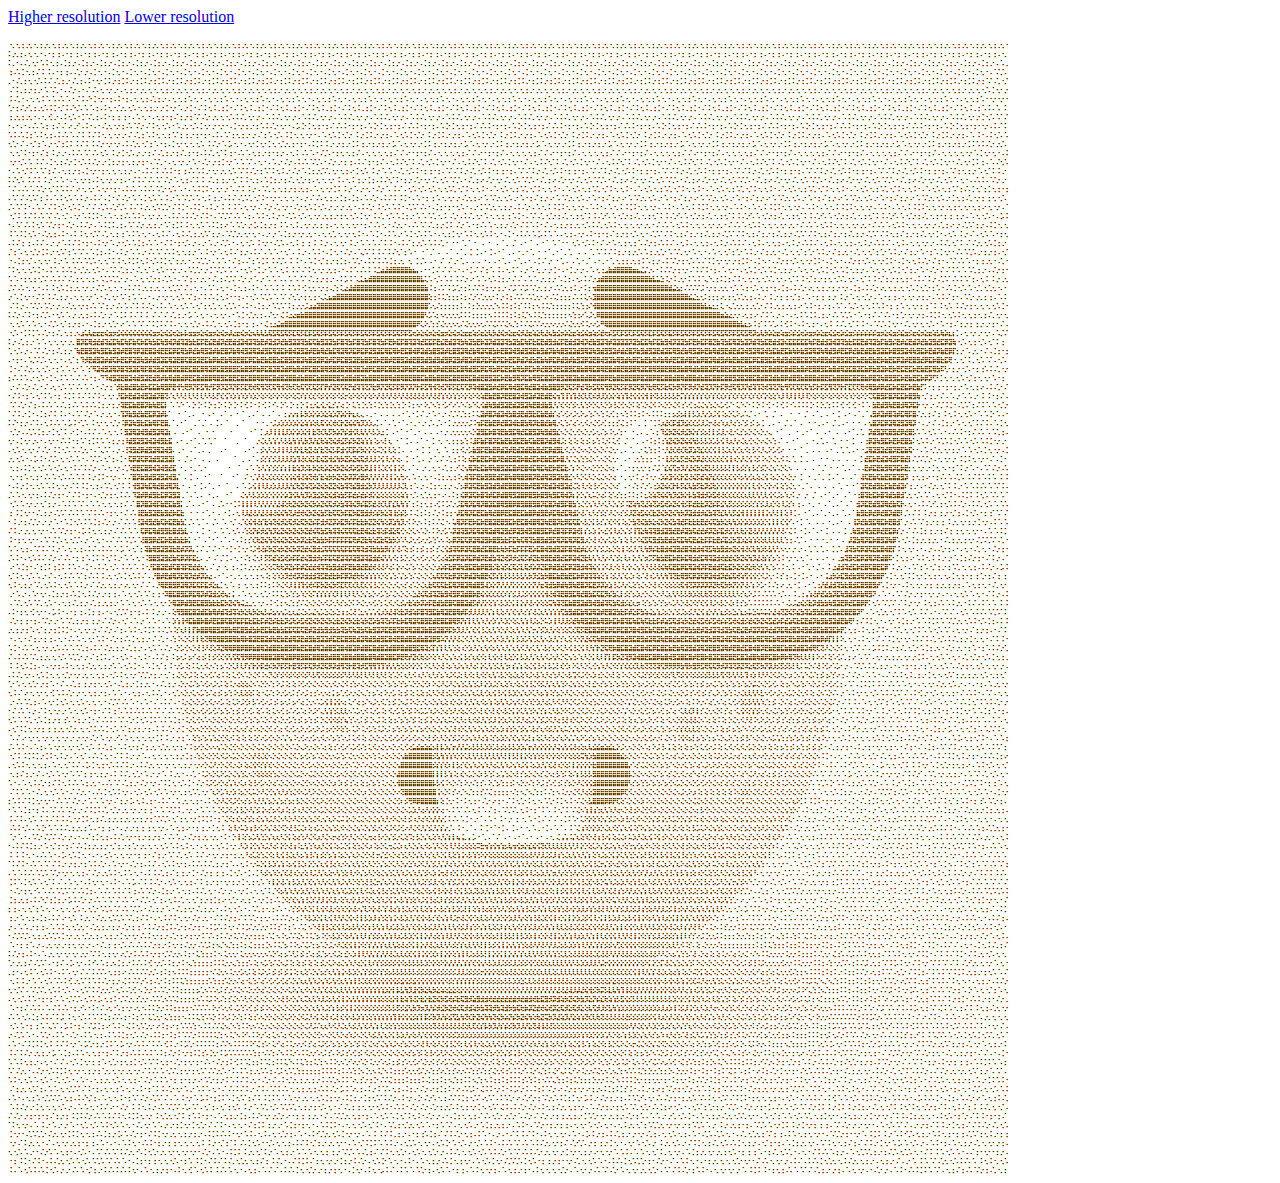
<file: nerd/medium/index.html>
<!DOCTYPE html>
<html lang="en">
	<head>
		<meta charset="UTF-8" />
		<meta http-equiv="X-UA-Compatible" content="IE=edge" />
		<meta name="viewport" content="width=device-width, initial-scale=1.0" />
		<title>Nerd - May possibly crash your device</title>
	</head>
	<body>
        <a href="../large/">Higher resolution</a>
		<a href="../small/">Lower resolution</a>
		<p style="font-size: 6px; line-height: 9px; font-weight: bolder;">
            <br />⠐⡀⢂⢐⢀⢂⠐⡀⡂⡐⡀⢂⢐⢀⢂⠐⡀⡂⡐⡀⢂⢐⢀⢂⠐⡀⡂⡐⡀⢂⢐⢀⢂⠐⡀⡂⡐⡀⢂⢐⢀⢂⠐⡀⡂⡐⡀⢂⢐⢀⢂⠐⡀⡂⡐⡀⢂⢐⢀⢂⠐⡀⡂⡐⡀⢂⢐⢀⢂⠐⡀⡂⡐⡀⢂⢐⢀⢂⠐⡀⡂⡐⡀⢂⢐⢀⢂⠐⡀⡂⡐⡀⢂⢐⢀⢂⠐⡀⡂⡐⡀⢂⢐⢀⢂⠐⡀⡂⡐⡀⢂⢐⢀⢂⠐⡀⡂⡐⡀⢂⢐⢀⢂⠐⡀⡂⡐⡀⢂⢐⢀⢂⠐⡀⡂⡐⡀⢂⢐⢀⢂⠐⡀⡂⡐⡀⢂⢐⢀⢂⠐⡀⡂⡐⡀⢂⢐⢀⢂⠐⡀⡂⡐⡀⢂⢐⢀⢂⠐⡀⡂⡐⡀⢂⢐⢀⢂⠐⡀⡂⡐⡀⢂⢐⢀⢂⠐⡀⡂⡐⡀⢂⢐⢀⢂⠐⡀⡂⡐⡀⢂⢐⢀⢂⠐⡀⡂⡐⡀⢂⢐⢀⢂⠐⡀⡂⡐⡀⢂⢐⢀⢂⠐⡀⡂⡐⡀⢂⢐⢀⢂⠐⡀⡂⡐⡀⢂⢐⢀⢂⠐⡀⡂⡐⡀⢂⢐⢀⢂⠐
            <br />⠅⡐⡀⡂⠄⢂⠐⡀⠂⠄⠂⡂⢐⠠⠐⢐⠀⡂⠄⠂⡂⢐⠠⠐⢐⠀⡂⠄⠂⡂⢐⠠⠐⢐⠀⡂⠄⠂⡂⢐⠠⠐⢐⠀⡂⠄⠂⡂⢐⠠⠐⢐⠀⡂⠄⠂⡂⢐⠠⠐⢐⠀⡂⠄⠂⡂⢐⠠⠐⢐⠀⡂⠄⠂⡂⢐⠠⠐⢐⠀⡂⠄⠂⡂⢐⠠⠐⢐⠀⡂⠄⠂⡂⢐⠠⠐⢐⠀⡂⠄⠂⡂⢐⠠⠐⢐⠀⡂⠄⠂⡂⢐⠠⠐⢐⠀⡂⠄⠂⡂⢐⠠⠐⢐⠀⡂⠄⠂⡂⢐⠠⠐⢐⠀⡂⠄⠂⡂⢐⠠⠐⢐⠀⡂⠄⠂⡂⢐⠠⠐⢐⠀⡂⠄⠂⡂⢐⠠⠐⢐⠀⡂⠄⠂⡂⢐⠠⠐⢐⠀⡂⠄⠂⡂⢐⠠⠐⢐⠀⡂⠄⠂⡂⢐⠠⠐⢐⠀⡂⠄⠂⡂⢐⠠⠐⢐⠀⡂⠄⠂⡂⢐⠠⠐⢐⠀⡂⠄⠂⡂⢐⠠⠐⢐⠀⡂⠄⠂⡂⢐⠠⠐⢐⠀⡂⠄⠂⡂⢐⠠⠐⢐⠀⡂⠄⠂⡂⢐⠠⠐⢐⠀⡂⠄⠂⡂⢐⠠⠐⡀
            <br />⠅⡀⠂⠄⠌⡀⢂⠂⠡⠨⠐⡀⡂⠄⡁⡂⡐⠠⢈⢐⢀⠂⠄⡁⡂⡐⠠⢈⢐⢀⠂⠄⡁⡂⡐⠠⢈⢐⢀⠂⠄⡁⡂⡐⠠⢈⢐⢀⠂⠄⡁⡂⡐⠠⢈⢐⢀⠂⠄⡁⡂⡐⠠⢈⢐⢀⠂⠄⡁⡂⡐⠠⢈⢐⢀⠂⠄⡁⡂⡐⠠⢈⢐⢀⠂⠄⡁⡂⡐⠠⢈⢐⢀⠂⠄⡁⡂⡐⠠⢈⢐⢀⠂⠄⡁⡂⡐⠠⢈⢐⢀⠂⠄⡁⡂⡐⠠⢈⢐⢀⠂⠄⡁⡂⡐⠠⢈⢐⢀⠂⠄⡁⡂⡐⠠⢈⢐⢀⠂⠄⡁⡂⡐⠠⢈⢐⢀⠂⠄⡁⡂⡐⠠⢈⢐⢀⠂⠄⡁⡂⡐⠠⢈⢐⢀⠂⠄⡁⡂⡐⠠⢈⢐⢀⠂⠄⡁⡂⡐⠠⢈⢐⢀⠂⠄⡁⡂⡐⠠⢈⢐⢀⠂⠄⡁⡂⡐⠠⢈⢐⢀⠂⠄⡁⡂⡐⠠⢈⢐⢀⠂⠄⡁⡂⡐⠠⢈⢐⢀⠂⠄⡁⡂⡐⠠⢈⢐⢀⠂⠄⡁⡂⡐⠠⢈⢐⢀⠂⠄⡁⡂⡐⠠⢈⢐⢀⠂⠄⠡⢀
            <br />⢐⠠⠡⢈⠐⡀⡂⠌⠨⠀⠅⠄⠂⡂⢐⠠⠠⢁⠂⡐⠠⢈⠐⡀⠂⠄⡁⢂⠐⠠⢈⠐⡀⠂⠄⡁⢂⠐⠠⢈⠐⡀⠂⠄⡁⢂⠐⠠⢈⠐⡀⠂⠄⡁⢂⠐⠠⢈⠐⡀⠂⠄⡁⢂⠐⠠⢈⠐⡀⠂⠄⡁⢂⠐⠠⢈⠐⡀⠂⠄⡁⢂⠐⠠⢈⠐⡀⠂⠄⡁⢂⠐⠠⢈⠐⡀⠂⠄⡁⢂⠐⠠⢈⠐⡀⠂⠄⡁⢂⠐⠠⢈⠐⡀⠂⠄⡁⢂⠐⠠⢈⠐⡀⠂⠄⡁⢂⠐⠠⢈⠐⡀⠂⠄⡁⢂⠐⠠⢈⠐⡀⠂⠄⡁⢂⠐⠠⢈⠐⡀⠂⠄⡁⢂⠐⠠⢈⠐⡀⠂⠄⡁⢂⠐⠠⢈⠐⡀⠂⠄⡁⢂⠐⠠⢈⠐⡀⠂⠄⡁⢂⠐⠠⢈⠐⡀⠂⠄⡁⢂⠐⠠⢈⠐⡀⠂⠄⡁⢂⠐⠠⢈⠐⡀⠂⠄⡁⢂⠐⠠⢈⠐⡀⠂⠄⡁⢂⠐⠠⢈⠐⡀⠂⠄⡁⢂⠐⠠⢈⠐⡀⠂⠄⡁⢂⠐⠠⢈⠐⡀⠂⠄⡁⢂⠐⠠⠈⠌⡈⠄
            <br />⡀⠂⠌⡀⡂⢂⠐⡈⠄⠅⠌⠠⢁⢐⢀⠂⠌⡀⡂⠄⠅⠂⢂⠂⡁⠅⡐⢐⢈⠨⢀⠂⡂⡁⠅⡐⢐⢈⠨⢀⠂⡂⡁⠅⡐⢐⢈⠨⢀⠂⡂⡁⠅⡐⢐⢈⠨⢀⠂⡂⡁⠅⡐⢐⢈⠨⢀⠂⡂⡁⠅⡐⢐⢈⠨⢀⠂⡂⡁⠅⡐⢐⢈⠨⢀⠂⡂⡁⠅⡐⢐⢈⠨⢀⠂⡂⡁⠅⡐⢐⢈⠨⢀⠂⡂⡁⠅⡐⢐⢈⠨⢀⠂⡂⡁⠅⡐⢐⢈⠨⢀⠂⡂⡁⠅⡐⢐⢈⠨⢀⠂⡂⡁⠅⡐⢐⢈⠨⢀⠂⡂⡁⠅⡐⢐⢈⠨⢀⠂⡂⡁⠅⡐⢐⢈⠨⢀⠂⡂⡁⠅⡐⢐⢈⠨⢀⠂⡂⡁⠅⡐⢐⢈⠨⢀⠂⡂⡁⠅⡐⢐⢈⠨⢀⠂⡂⡁⠅⡐⢐⢈⠨⢀⠂⡂⡁⠅⡐⢐⢈⠨⢀⠂⡂⡁⠅⡐⢐⢈⠨⢀⠂⡂⡁⠅⡐⢐⢈⠨⢀⠂⡂⡁⠅⡐⢐⢈⠨⢀⠂⡂⡁⠅⡐⢐⢈⠨⢀⠂⡂⡁⠅⡐⢐⠈⠌⠠⢁⠐⡈
            <br />⠠⠁⠅⡀⡂⡐⢐⢀⠂⠡⠈⠌⡀⠂⠄⠌⡐⠠⠐⠠⠁⠌⠄⢂⠐⡐⢀⠂⠄⢂⢐⢀⠂⡐⡀⢂⠐⡀⢂⢐⢀⠂⡐⡀⢂⠐⡀⢂⢐⢀⠂⡐⡀⢂⠐⡀⢂⢐⢀⠂⡐⡀⢂⠐⡀⢂⢐⢀⠂⡐⡀⢂⠐⡀⢂⢐⢀⠂⡐⡀⢂⠐⡀⢂⢐⢀⠂⡐⡀⢂⠐⡀⢂⢐⢀⠂⡐⡀⢂⠐⡀⢂⢐⢀⠂⡐⡀⢂⠐⡀⢂⢐⢀⠂⡐⡀⢂⠐⡀⢂⢐⢀⠂⡐⡀⢂⠐⡀⢂⢐⢀⠂⡐⡀⢂⠐⡀⢂⢐⢀⠂⡐⡀⢂⠐⡀⢂⢐⢀⠂⡐⡀⢂⠐⡀⢂⢐⢀⠂⡐⡀⢂⠐⡀⢂⢐⢀⠂⡐⡀⢂⠐⡀⢂⢐⢀⠂⡐⡀⢂⠐⡀⢂⢐⢀⠂⡐⡀⢂⠐⡀⢂⢐⢀⠂⡐⡀⢂⠐⡀⢂⢐⢀⠂⡐⡀⢂⠐⡀⢂⢐⢀⠂⡐⡀⢂⠐⡀⢂⢐⢀⠂⡐⡀⢂⠐⡀⢂⢐⢀⠂⡐⡀⢂⠐⡀⢂⢐⢀⠂⡐⡀⢂⠐⡈⠄⡁⢂⠂⡐
            <br />⠨⠠⢁⠐⠠⠐⡀⢂⠨⠈⠄⠡⠠⠡⠈⠄⠂⠌⠨⠠⠑⢈⠐⡐⠐⢐⠠⠨⠐⢐⠠⠐⡀⢂⢐⠠⢁⢐⢀⠂⠄⢂⠐⡀⡂⠡⠐⡀⠂⠄⢂⠐⡀⡂⠡⠐⡀⠂⠄⢂⠐⡀⡂⠡⠐⡀⠂⠄⢂⠐⡀⡂⠡⠐⡀⠂⠄⢂⠐⡀⡂⠡⠐⡀⠂⠄⢂⠐⡀⡂⠡⠐⡀⠂⠄⢂⠐⡀⡂⠡⠐⡀⠂⠄⢂⠐⡀⡂⠡⠐⡀⠂⠄⢂⠐⡀⡂⠡⠐⡀⠂⠄⢂⠐⡀⡂⠡⠐⡀⠂⠄⢂⠐⡀⡂⠡⠐⡀⠂⠄⢂⠐⡀⡂⠡⠐⡀⠂⠄⢂⠐⡀⡂⠡⠐⡀⠂⠄⢂⠐⡀⡂⠡⠐⡀⠂⠄⢂⠐⡀⡂⠡⠐⡀⠂⠄⢂⠐⡀⡂⠡⠐⡀⠂⠄⢂⠐⡀⡂⠡⠐⡀⠂⠄⢂⠐⡀⡂⠡⠐⡀⠂⠄⢂⠐⡀⡂⠡⠐⡀⠂⠄⢂⠐⡀⡂⠡⠐⡀⠂⠄⢂⠐⡀⡂⠡⠐⡀⠂⠄⢂⠐⡀⡂⠡⠐⡀⠂⠄⢂⠐⡀⡂⠡⠐⠐⡐⠐⡐⠐
            <br />⢁⠂⡂⠌⡐⢁⢐⢀⢂⠡⠨⢈⠐⡈⠨⠠⠑⡈⠄⠡⠈⠄⡂⠄⠅⢂⠐⡈⡐⡀⢂⠡⠐⡀⢂⢐⢀⠂⡐⢈⠐⡐⠈⠄⡐⢈⠐⠠⠁⠅⢂⠨⢀⢐⢈⠐⠠⠁⠅⢂⠨⢀⢐⢈⠐⠠⠁⠅⢂⠨⢀⢐⢈⠐⠠⠁⠅⢂⠨⢀⢐⢈⠐⠠⠁⠅⢂⠨⢀⢐⢈⠐⠠⠁⠅⢂⠨⢀⢐⢈⠐⠠⠁⠅⢂⠨⢀⢐⢈⠐⠠⠁⠅⢂⠨⢀⢐⢈⠐⠠⠁⠅⢂⠨⢀⢐⢈⠐⠠⠁⠅⢂⠨⢀⢐⢈⠐⠠⠁⠅⢂⠨⢀⢐⢈⠐⠠⠁⠅⢂⠨⢀⢐⢈⠐⠠⠁⠅⢂⠨⢀⢐⢈⠐⠠⠁⠅⢂⠨⢀⢐⢈⠐⠠⠁⠅⢂⠨⢀⢐⢈⠐⠠⠁⠅⢂⠨⢀⢐⢈⠐⠠⠁⠅⢂⠨⢀⢐⢈⠐⠠⠁⠅⢂⠨⢀⢐⢈⠐⠠⠁⠅⢂⠨⢀⢐⢈⠐⠠⠁⠅⢂⠨⢀⢐⢈⠐⠠⠁⠅⢂⠨⢀⢐⢈⠐⠠⠁⠅⢂⠨⢀⢐⠈⠄⠅⠄⠡⠀⠅
            <br />⢐⢀⢂⢐⢀⢂⠐⠠⠐⡀⢊⢀⠂⠄⠅⢂⠡⠐⢈⠈⠌⡀⡂⠄⠅⠂⡂⢐⠀⡂⠂⠄⠡⠐⡀⠂⠄⢂⢐⠐⢐⠠⠁⡂⡐⢐⠈⠌⠠⢁⠂⡐⡀⢂⠐⡈⠄⠅⠌⡀⢂⠂⡐⠠⠈⠄⠅⠌⡀⢂⠂⡐⠠⠈⠄⠅⠌⡀⢂⠂⡐⠠⠈⠄⠅⠌⡀⢂⠂⡐⠠⠈⠄⠅⠌⡀⢂⠂⡐⠠⠈⠄⠅⠌⡀⢂⠂⡐⠠⠈⠄⠅⠌⡀⢂⠂⡐⠠⠈⠄⠅⠌⡀⢂⠂⡐⠠⠈⠄⠅⠌⡀⢂⠂⡐⠠⠈⠄⠅⠌⡀⢂⠂⡐⠠⠈⠄⠅⠌⡀⢂⠂⡐⠠⠈⠄⠅⠌⡀⢂⠂⡐⠠⠈⠄⠅⠌⡀⢂⠂⡐⠠⠈⠄⠅⠌⡀⢂⠂⡐⠠⠈⠄⠅⠌⡀⢂⠂⡐⠠⠈⠄⠅⠌⡀⢂⠂⡐⠠⠈⠄⠅⠌⡀⢂⠂⡐⠠⠈⠄⠅⠌⡀⢂⠂⡐⠠⠈⠄⠅⠌⡀⢂⠂⡐⠠⠈⠄⠅⠌⡀⢂⠂⡐⠠⠈⠄⠅⠌⡀⢂⠂⡐⢈⠐⡈⠄⠡⠁⠌
            <br />⠂⠄⠂⠄⠂⠄⠌⠄⠡⢐⠀⡂⠌⠠⠁⠔⢀⠊⠠⠨⠐⠠⠐⠠⢁⢂⠐⡐⢐⠠⠡⠈⠌⡐⠠⠁⠅⢂⠐⡈⠄⠂⠡⢀⢂⠐⡈⠄⡁⢂⠂⡐⠐⡐⠐⠠⢈⠐⡐⢐⢀⠂⡂⠡⠨⠠⢁⠂⢂⠂⠂⠄⡡⢈⠂⡁⢂⢐⠐⢐⠠⠁⠌⠄⠅⠂⡂⠂⡂⠄⠡⢈⠂⡁⢂⢐⠐⢐⠠⠁⠌⠄⠅⠂⡂⠂⡂⠄⠡⢈⠂⡁⢂⢐⠐⢐⠠⠁⠌⠄⠅⠂⡂⠂⡂⠄⠡⢈⠂⡁⢂⢐⠐⢐⠠⠁⠌⠄⠅⠂⡂⠂⡂⠄⠡⢈⠂⡁⢂⢐⠐⢐⠠⠁⠌⠄⠅⠂⡂⠂⡂⠄⠡⢈⠂⡁⢂⢐⠐⢐⠠⠁⠌⠄⠅⠂⡂⠂⡂⠄⠡⢈⠂⡁⢂⢐⠐⢐⠠⠁⠌⠄⠅⠂⡂⠂⡂⠄⠡⢈⠂⡁⢂⢐⠐⢐⠠⠁⠌⠄⠅⠂⡂⠂⡂⠄⠡⢈⠂⡁⢂⢐⠐⢐⠠⠁⠌⠄⠅⠂⡂⠂⡂⠄⠡⢈⠂⡁⢂⢐⠐⢐⠐⠐⡐⠠⠨⠠⠁⠅
            <br />⠡⠨⠠⠡⢈⢐⠈⠄⠅⢂⢐⠠⠨⠠⠡⠈⠄⠌⠨⠀⠅⠌⠨⠐⡀⢂⠐⡐⢀⠂⠌⠠⢁⢐⠈⠄⠅⢂⠐⡀⡂⠡⠁⡂⢐⢀⠂⡂⠂⡂⠂⠄⠅⠄⠡⠁⡂⢂⢐⢀⠂⡐⠠⠁⡂⠡⠐⡈⠄⠨⢈⠐⡀⢂⠐⡐⠐⠠⠈⠄⢂⠡⢈⠐⡈⡐⠀⠅⡐⢈⠨⢀⠂⡐⢐⠠⠈⠄⢂⠡⢈⠐⡈⡐⠀⠅⡐⢈⠨⢀⠂⡐⢐⠠⠈⠄⢂⠡⢈⠐⡈⡐⠀⠅⡐⢈⠨⢀⠂⡐⢐⠠⠈⠄⢂⠡⢈⠐⡈⡐⠀⠅⡐⢈⠨⢀⠂⡐⢐⠠⠈⠄⢂⠡⢈⠐⡈⡐⠀⠅⡐⢈⠨⢀⠂⡐⢐⠠⠈⠄⢂⠡⢈⠐⡈⡐⠀⠅⡐⢈⠨⢀⠂⡐⢐⠠⠈⠄⢂⠡⢈⠐⡈⡐⠀⠅⡐⢈⠨⢀⠂⡐⢐⠠⠈⠄⢂⠡⢈⠐⡈⡐⠀⠅⡐⢈⠨⢀⠂⡐⢐⠠⠈⠄⢂⠡⢈⠐⡈⡐⠀⠅⡐⢈⠨⢀⠂⡐⢐⠠⠈⠄⠨⠐⠠⠨⠐⡈⠄⠡
            <br />⢂⢁⠂⠌⠠⠐⡈⢐⠈⠄⡐⠐⡈⢐⢈⠨⠀⠅⠌⠨⠀⠅⠌⡐⠐⡐⠐⡐⠠⠨⠠⢁⢂⠐⡈⢐⠈⠄⠂⡂⠄⡁⢂⠂⢂⠐⡀⢂⠡⠀⠅⠌⡐⠈⠄⡡⠐⡀⠂⠄⢂⠂⡁⢂⠂⡁⢂⠐⡈⡐⡀⡂⠂⡂⠂⠄⠅⡁⠅⠨⢀⠂⡐⢐⢀⠂⡁⠅⢐⢀⠂⡂⡐⢐⢀⠂⡡⠈⠄⢂⠐⡐⢀⠂⡁⠅⢐⢀⠂⡂⡐⢐⢀⠂⡡⠈⠄⢂⠐⡐⢀⠂⡁⠅⢐⢀⠂⡂⡐⢐⢀⠂⡡⠈⠄⢂⠐⡐⢀⠂⡁⠅⢐⢀⠂⡂⡐⢐⢀⠂⡡⠈⠄⢂⠐⡐⢀⠂⡁⠅⢐⢀⠂⡂⡐⢐⢀⠂⡡⠈⠄⢂⠐⡐⢀⠂⡁⠅⢐⢀⠂⡂⡐⢐⢀⠂⡡⠈⠄⢂⠐⡐⢀⠂⡁⠅⢐⢀⠂⡂⡐⢐⢀⠂⡡⠈⠄⢂⠐⡐⢀⠂⡁⠅⢐⢀⠂⡂⡐⢐⢀⠂⡡⠈⠄⢂⠐⡐⢀⠂⡁⠅⢐⢀⠂⡂⡐⢐⢀⠂⡁⠅⠡⠨⠠⢁⠂⡐⡈⠄
            <br />⠐⡀⢂⠁⠅⠂⡂⠂⠌⢐⠀⠅⡐⢀⠂⠄⠅⠌⠄⠡⠁⠌⠄⢂⠡⠀⠅⡐⢈⠐⡈⠄⡐⢀⠂⡂⠌⠠⢁⢐⢀⠂⡂⠌⡀⡂⠂⡂⠄⠅⠌⡀⢂⠁⠅⢐⠐⠠⠡⠈⠄⢂⢐⢀⠂⡂⠂⡂⡐⠠⠐⡀⠅⠠⠡⠈⠄⠂⠌⡈⠄⠂⡂⢂⠐⡀⡂⠌⠠⠐⡀⢂⠐⡀⢂⢐⠠⠁⠌⠠⠂⠂⡂⠂⡂⠌⠠⠐⡀⢂⠐⡀⢂⢐⠠⠁⠌⠠⠂⠂⡂⠂⡂⠌⠠⠐⡀⢂⠐⡀⢂⢐⠠⠁⠌⠠⠂⠂⡂⠂⡂⠌⠠⠐⡀⢂⠐⡀⢂⢐⠠⠁⠌⠠⠂⠂⡂⠂⡂⠌⠠⠐⡀⢂⠐⡀⢂⢐⠠⠁⠌⠠⠂⠂⡂⠂⡂⠌⠠⠐⡀⢂⠐⡀⢂⢐⠠⠁⠌⠠⠂⠂⡂⠂⡂⠌⠠⠐⡀⢂⠐⡀⢂⢐⠠⠁⠌⠠⠂⠂⡂⠂⡂⠌⠠⠐⡀⢂⠐⡀⢂⢐⠠⠁⠌⠠⠂⠂⡂⠂⡂⠌⠠⠐⡀⢂⠐⡀⢂⠐⡐⠈⠄⡁⢂⠂⢂⠐⠠⠨
            <br />⠐⡐⠐⡈⠄⠡⠀⠅⠌⠠⢈⠐⡀⡂⠌⡐⢈⠐⡈⠄⠅⠌⡐⢀⠂⡁⡂⡐⢐⠐⡀⡂⡐⢐⠐⠠⠈⠌⡀⠂⠄⢂⠐⡐⢀⠂⠡⠐⠠⢁⠂⡐⢐⢈⠐⡐⠈⠄⠡⠈⠌⠠⠐⡀⠂⠄⠡⢀⠂⠌⡐⠠⠨⠠⠡⠈⠌⡈⠄⠂⠌⡐⢀⠂⡂⢐⠠⠨⠠⠁⡂⠂⡂⠌⠠⠐⡀⠅⠌⢂⠁⠅⠠⢁⠐⡈⠄⡁⢂⠂⠂⠌⠠⠐⡀⠅⠌⢂⠁⠅⠠⢁⠐⡈⠄⡁⢂⠂⠂⠌⠠⠐⡀⠅⠌⢂⠁⠅⠠⢁⠐⡈⠄⡁⢂⠂⠂⠌⠠⠐⡀⠅⠌⢂⠁⠅⠠⢁⠐⡈⠄⡁⢂⠂⠂⠌⠠⠐⡀⠅⠌⢂⠁⠅⠠⢁⠐⡈⠄⡁⢂⠂⠂⠌⠠⠐⡀⠅⠌⢂⠁⠅⠠⢁⠐⡈⠄⡁⢂⠂⠂⠌⠠⠐⡀⠅⠌⢂⠁⠅⠠⢁⠐⡈⠄⡁⢂⠂⠂⠌⠠⠐⡀⠅⠌⢂⠁⠅⠠⢁⠐⡈⠄⡁⢂⠂⠂⠌⡀⢂⠂⡁⠅⢐⠠⠈⠄⠌⢂⠡
            <br />⠂⠄⠡⠐⡈⠨⠈⠄⠡⠁⡂⠌⠠⠐⡀⡂⡐⢐⠠⢈⠐⡐⠐⢐⠐⡀⢂⠐⡀⡂⡐⠠⠐⠠⠨⠠⠁⠅⠠⠡⠨⠐⢐⠀⡂⠌⠄⠡⠨⢀⠂⢂⠂⡐⡀⢂⠡⠈⠌⠨⠠⢁⠂⡂⠡⠁⠅⢂⠨⢀⠂⠌⡐⠈⠄⡁⡂⡐⡈⠌⡀⢂⠂⢂⢐⠠⠂⡁⢂⠡⠀⠅⡐⠈⠄⠡⠐⠠⢁⠐⡈⠄⠅⠂⡂⢐⠐⢐⠠⠈⠌⠠⠁⠅⡐⠠⢁⠐⡈⠄⠅⠂⡂⢐⠐⢐⠠⠈⠌⠠⠁⠅⡐⠠⢁⠐⡈⠄⠅⠂⡂⢐⠐⢐⠠⠈⠌⠠⠁⠅⡐⠠⢁⠐⡈⠄⠅⠂⡂⢐⠐⢐⠠⠈⠌⠠⠁⠅⡐⠠⢁⠐⡈⠄⠅⠂⡂⢐⠐⢐⠠⠈⠌⠠⠁⠅⡐⠠⢁⠐⡈⠄⠅⠂⡂⢐⠐⢐⠠⠈⠌⠠⠁⠅⡐⠠⢁⠐⡈⠄⠅⠂⡂⢐⠐⢐⠠⠈⠌⠠⠁⠅⡐⠠⢁⠐⡈⠄⠅⠂⡂⢐⠐⢐⠠⠈⠌⢐⠐⡀⡂⡐⠈⠄⢂⠁⠅⠨⢀⠂
            <br />⠅⠌⢂⠡⠀⠅⠌⠨⠀⠅⡐⠈⠄⠡⠐⠠⠐⡀⢂⠂⡂⠄⠅⢂⠐⡐⢀⠂⡂⠄⠂⠌⠨⠠⠁⠌⠄⠡⠁⠌⡐⠈⠄⢂⢐⠠⠁⠅⠨⠀⠌⡀⡂⢐⢀⠂⢂⠁⠅⠨⠐⡀⡂⠄⠡⢈⢐⢀⠂⡂⠌⡀⢂⢁⠂⡂⠄⢂⠐⡀⢂⠂⠨⠠⠐⡀⠅⢐⢀⠂⡁⡂⠄⠅⠌⢂⠁⠅⠂⡂⡐⠠⢁⠂⢂⠂⠌⡀⢂⠡⠈⠌⡈⠄⠂⠌⡀⡂⠔⠠⢁⠂⢂⠂⠌⡀⢂⠡⠈⠌⡈⠄⠂⠌⡀⡂⠔⠠⢁⠂⢂⠂⠌⡀⢂⠡⠈⠌⡈⠄⠂⠌⡀⡂⠔⠠⢁⠂⢂⠂⠌⡀⢂⠡⠈⠌⡈⠄⠂⠌⡀⡂⠔⠠⢁⠂⢂⠂⠌⡀⢂⠡⠈⠌⡈⠄⠂⠌⡀⡂⠔⠠⢁⠂⢂⠂⠌⡀⢂⠡⠈⠌⡈⠄⠂⠌⡀⡂⠔⠠⢁⠂⢂⠂⠌⡀⢂⠡⠈⠌⡈⠄⠂⠌⡀⡂⠔⠠⢁⠂⢂⠂⠌⡀⢂⠡⠈⠄⢂⠐⠠⠠⠡⠨⠠⠈⠌⡐⢀⠂
            <br />⠁⠌⠠⠠⠡⠈⠄⠡⢁⠂⢂⠁⠅⠡⠨⠠⠁⠔⠐⡀⢂⠂⠡⠐⡐⠐⢐⠐⠠⠨⠠⠡⠈⠄⠅⠌⠄⠡⢁⠂⢂⠡⠈⠄⠂⠄⠡⠨⢈⠨⠐⡀⢂⠂⡐⠈⠄⠌⠨⠀⠅⡐⠠⠈⠌⡀⢂⠐⡀⡂⡐⢐⢀⢂⢐⠠⠈⠄⢂⠐⡐⢈⠨⠀⠅⡐⠈⠄⡐⠐⡀⠂⠌⡐⠈⠄⠨⠠⠁⠄⢂⠡⠐⡈⠄⢂⠡⠐⡀⢂⠡⢁⠐⡈⠨⠐⡀⢂⠨⠐⠠⠈⠄⢂⠡⠐⡀⡂⠡⢁⠐⡈⠨⠐⡀⢂⠨⠐⠠⠈⠄⢂⠡⠐⡀⡂⠡⢁⠐⡈⠨⠐⡀⢂⠨⠐⠠⠈⠄⢂⠡⠐⡀⡂⠡⢁⠐⡈⠨⠐⡀⢂⠨⠐⠠⠈⠄⢂⠡⠐⡀⡂⠡⢁⠐⡈⠨⠐⡀⢂⠨⠐⠠⠈⠄⢂⠡⠐⡀⡂⠡⢁⠐⡈⠨⠐⡀⢂⠨⠐⠠⠈⠄⢂⠡⠐⡀⡂⠡⢁⠐⡈⠨⠐⡀⢂⠨⠐⠠⠈⠄⢂⠡⠐⡀⡂⠡⠁⡂⠌⠄⡁⢂⠁⡂⡁⢂⢐⠐⢐
            <br />⠄⠡⠁⠌⠠⢁⠡⠁⡂⠨⠠⠈⠄⠅⢂⠡⠈⠄⠅⡐⠠⠨⠠⠁⠄⡁⠂⠌⠠⢁⠂⠡⠈⠄⡁⢂⠡⠈⠄⠨⢀⠂⠡⠈⠌⡈⠄⠡⠐⡀⠅⢐⢀⠂⠄⠅⠌⠠⢁⠡⢁⠐⡈⠨⠐⠐⡐⠐⡀⢂⠐⡀⠂⠄⡐⠠⠁⠌⠄⢂⢐⢀⠂⡁⡂⠄⡁⡂⠄⠡⠠⢁⠂⠄⠅⠌⠨⠀⠅⡁⠂⠄⠡⠐⢐⠀⡂⠡⠐⡀⢂⠂⡐⠠⢁⢂⢐⠠⠂⠡⠈⠌⡐⡀⢂⠡⢀⠂⠡⠐⢐⠠⠁⡂⡐⠠⠂⠡⠈⠌⡐⡀⢂⠡⢀⠂⠡⠐⢐⠠⠁⡂⡐⠠⠂⠡⠈⠌⡐⡀⢂⠡⢀⠂⠡⠐⢐⠠⠁⡂⡐⠠⠂⠡⠈⠌⡐⡀⢂⠡⢀⠂⠡⠐⢐⠠⠁⡂⡐⠠⠂⠡⠈⠌⡐⡀⢂⠡⢀⠂⠡⠐⢐⠠⠁⡂⡐⠠⠂⠡⠈⠌⡐⡀⢂⠡⢀⠂⠡⠐⢐⠠⠁⡂⡐⠠⠂⠡⠈⠌⡐⡀⢂⠡⢀⠂⡁⢂⢐⠠⢁⠐⡐⢐⠀⡂⢂⠐⡈⠄
            <br />⡈⠄⠡⠁⠅⠂⠄⠡⠠⠁⠌⠨⠐⡈⠄⢂⠡⢈⠐⠠⠁⠌⠠⢁⠡⠠⢁⠊⡈⠄⠨⠠⠁⠅⡐⡀⢂⠡⢁⢁⠂⠌⠨⢈⠐⠠⠨⢈⠐⠠⠨⢀⠂⠨⠀⠅⠨⠈⠄⢂⠐⡐⠠⠁⠌⡐⠠⢁⠐⡐⠐⠠⢁⠂⢂⠡⢈⠐⡈⠄⡐⢀⠂⡐⢀⢂⠐⠠⠨⠠⢁⠂⠨⠐⡈⠄⠡⠨⠐⠠⢁⠡⠁⠌⠄⠂⠄⡁⡂⠂⡂⠂⢂⠡⠐⠠⢀⠂⡁⠡⢁⢂⠐⡀⡂⡐⠠⠨⠠⢁⠂⠄⠡⠐⡀⠅⠨⢈⠨⠐⡀⢂⠐⡐⠠⠈⠄⠅⠂⠄⠡⠐⡀⠅⠨⢈⠨⠐⡀⢂⠐⡐⠠⠈⠄⠅⠂⠄⠡⠐⡀⠅⠨⢈⠨⠐⡀⢂⠐⡐⠠⠈⠄⠅⠂⠄⠡⠐⡀⠅⠨⢈⠨⠐⡀⢂⠐⡐⠠⠈⠄⠅⠂⠄⠡⠐⡀⠅⠨⢈⠨⠐⡀⢂⠐⡐⠠⠈⠄⠅⠂⠄⠡⠐⡀⠅⠨⢈⠨⠐⡀⢂⠐⡐⢀⢂⢐⠐⡀⢂⠂⢂⢐⠠⠂⢂⠐⡐⠠⠈
            <br />⠐⡈⠨⠀⠅⠌⠨⠠⠡⠈⠌⠠⢁⠐⡈⠠⠐⡐⠈⠄⠅⡁⠅⠂⠄⠡⠐⡀⡂⠌⠄⠡⠨⠐⡀⢂⠂⡐⡀⠂⠄⠅⠌⠠⠨⠠⢁⠂⠌⠨⠐⠠⠈⠌⡈⠌⠠⠡⠈⠄⡂⠄⠡⠨⠐⡀⠅⡐⠐⠠⢁⠡⠐⡈⠄⢂⠐⡐⢀⢂⢐⢀⠂⡂⢂⠐⡈⠄⡁⢂⠂⠨⠠⢁⠐⡈⠄⠡⢈⢐⢀⠂⠡⠈⠄⠡⢁⠐⡀⠅⠠⢁⠂⠄⠅⠌⡀⢂⠂⠡⠐⡀⢂⢐⠀⡂⠡⢈⠐⠠⠈⠌⠠⢁⠐⡈⡐⢐⠠⢁⠐⡀⡂⢂⠁⠅⠨⠠⢁⠊⠄⠡⠐⡈⡐⢐⠠⢁⠐⡀⡂⢂⠁⠅⠨⠠⢁⠊⠄⠡⠐⡈⡐⢐⠠⢁⠐⡀⡂⢂⠁⠅⠨⠠⢁⠊⠄⠡⠐⡈⡐⢐⠠⢁⠐⡀⡂⢂⠁⠅⠨⠠⢁⠊⠄⠡⠐⡈⡐⢐⠠⢁⠐⡀⡂⢂⠁⠅⠨⠠⢁⠊⠄⠡⠐⡈⡐⢐⠠⢁⠐⡀⡂⠂⡂⢐⠀⡂⡐⠠⠈⠄⢂⠐⡈⠄⠂⠄⡡⠨
            <br />⠂⠄⠡⠁⠌⠄⠅⢂⠡⠈⠌⡐⢐⠐⠠⢁⠂⠄⠅⠌⡐⠠⠈⠄⠅⡁⠅⡀⡂⠄⠡⠁⠌⡐⢀⢂⢐⢀⠂⠡⠁⡂⡁⠅⠨⠐⡀⢂⠡⠈⠄⠅⡁⡂⠔⠈⠄⠡⢁⠂⡐⢈⠄⡁⡂⡐⢐⠀⠅⠡⠐⡀⠅⡀⢂⠂⡐⡀⡂⢐⠠⠐⡀⢂⠐⡀⢂⠂⠂⡂⠌⠠⠡⠐⡀⠂⠌⡐⡀⠂⠄⠌⠄⠡⠁⠌⡀⡂⡐⢈⠨⠀⠌⡐⠈⠄⠂⡂⠌⠄⠡⠐⡀⡂⡐⠠⢁⠂⠌⠨⠈⠄⠅⠂⠌⠠⠐⡀⡂⡐⢐⢀⢂⠐⡈⠄⠅⠌⡀⢂⠡⠨⠐⡀⢂⠐⡀⢂⠂⡐⡀⠂⠌⠠⠡⠈⠄⢂⠡⠨⠐⡀⢂⠐⡀⢂⠂⡐⡀⠂⠌⠠⠡⠈⠄⢂⠡⠨⠐⡀⢂⠐⡀⢂⠂⡐⡀⠂⠌⠠⠡⠈⠄⢂⠡⠨⠐⡀⢂⠐⡀⢂⠂⡐⡀⠂⠌⠠⠡⠈⠄⢂⠡⠨⠐⡀⢂⠐⡀⢂⠂⡐⠠⢁⢐⠠⠂⡐⠠⢁⠡⠁⡂⡐⠠⠨⢈⠐⡀⢂
            <br />⠨⠈⠄⠅⡁⢂⠡⠐⠠⢁⢂⢐⠠⠨⠐⠠⠨⠀⠅⢂⠐⡈⠌⠠⢁⠐⡀⡂⢐⠈⠄⠅⠡⠐⡀⠂⠄⢂⠨⠠⠁⠄⢂⠨⠠⢁⢐⢀⢂⠡⠁⡂⡐⠠⠈⠌⡈⡐⡀⢂⠂⢂⠐⠠⢀⠂⡐⠈⠄⡁⡂⡐⠐⡐⢀⢂⠐⠠⠐⡀⢂⢁⠐⡀⢂⠂⢂⠨⠐⠠⠈⠄⡁⠂⠄⠅⠡⢀⠂⠡⢈⠐⡈⠄⠅⠡⠐⠠⠐⡀⡂⡁⢂⠂⠡⠨⠐⡀⢂⠡⠨⠐⡀⠂⠄⡁⠂⠄⠅⠌⠄⠡⢈⠄⠅⠡⠈⠄⠄⢂⢐⠠⠐⡐⠠⠨⠐⢐⠐⢐⠠⠁⡂⡐⢐⠐⡈⠄⢂⠐⠠⢁⠡⠁⠌⠨⠐⡀⡂⠌⢐⢀⠂⡂⠌⡀⡂⡐⠠⢁⠡⠁⠌⠨⠐⡀⡂⠌⢐⢀⠂⡂⠌⡀⡂⡐⠠⢁⠡⠁⠌⠨⠐⡀⡂⠌⢐⢀⠂⡂⠌⡀⡂⡐⠠⢁⠡⠁⠌⠨⠐⡀⡂⠌⢐⢀⠂⡂⠌⡀⢂⠂⡁⠂⠄⢂⠡⠀⠅⡐⠠⠁⠄⢂⠡⠈⠄⠂⡂⢂
            <br />⠄⠅⠌⢐⠀⡂⠄⠅⠌⠠⢀⠂⡐⠈⠄⠅⠌⠨⠐⢐⠐⠠⠨⠐⡐⠈⠄⡐⠐⡈⠄⠡⢈⢐⠠⠡⠈⠄⠂⠌⠨⠐⢐⠐⡈⠄⡐⠠⢀⠂⠡⢀⠂⠌⡈⠄⠂⠄⢂⠐⡈⠄⠨⠐⡐⠐⠠⢁⠡⠠⠐⡀⠅⢐⠀⡂⠨⠀⠅⡐⠠⠐⡀⢂⠂⠨⢀⠂⠡⠈⠄⠡⠠⠁⠅⠨⠐⠠⠨⠠⠁⡂⡐⡈⠄⠡⠨⠠⢁⠐⠀⠂⠂⠈⡀⠁⠐⠀⠠⠀⠂⠀⠄⠈⢀⠀⡈⠀⠄⠂⠈⠀⠄⠐⠈⠀⠡⠈⠐⠐⠀⢂⠡⠐⡈⠄⠅⠂⠌⠠⠂⠡⠐⡀⡂⢂⢐⠈⠄⠌⡐⢐⠠⠡⠨⠠⠁⠄⢂⠨⠠⠐⡀⢂⢐⠠⠐⡀⠅⡐⠠⠡⠨⠠⠁⠄⢂⠨⠠⠐⡀⢂⢐⠠⠐⡀⠅⡐⠠⠡⠨⠠⠁⠄⢂⠨⠠⠐⡀⢂⢐⠠⠐⡀⠅⡐⠠⠡⠨⠠⠁⠄⢂⠨⠠⠐⡀⢂⠐⡐⢀⠂⠄⠅⠌⡀⢂⠁⠅⠠⠁⠌⡐⡀⢂⠡⢈⢐⢀⠂
            <br />⡈⢐⠈⠄⢂⠐⡈⡐⢈⠨⢀⠂⢂⠡⠁⡂⠡⠈⠌⠠⠈⠄⡁⡂⠄⠅⠂⠄⠅⡐⠈⠄⠡⢀⠂⠌⠄⠡⠁⠌⠄⠅⢂⠐⡀⡂⡐⠈⠄⠨⠐⡐⠈⠄⢂⠨⠠⠁⡂⡐⠠⠨⠠⠁⠄⠡⠈⠄⠂⢂⠁⠄⠨⢀⠂⠄⠡⠨⠐⠠⢈⠐⡀⠂⠌⡐⠠⠈⢄⠡⠁⠅⠨⠠⠁⠅⠌⢂⠁⡂⠡⠐⠀⠐⠈⢀⠁⠠⠀⠠⠈⠀⠄⠁⡀⢈⠀⡁⠄⠂⢈⠠⠐⠈⠀⡀⠄⠐⢀⠐⠈⡀⠐⠀⠂⠁⡀⠂⠁⡀⢁⠀⠠⠀⠄⠈⡀⠡⠁⠅⠌⠨⢐⢀⠂⡂⡐⡈⠄⠡⢐⢀⢂⢁⠂⠡⠈⠌⡀⢂⠂⠡⠐⡀⠂⠄⠡⠐⡀⢂⠁⡂⢁⠂⠡⠨⢀⠂⠌⢐⢀⢂⠐⠠⢁⠐⡀⢂⠁⡂⢁⠂⠡⠨⢀⠂⠌⢐⢀⢂⠐⠠⢁⠐⡀⢂⠁⡂⢁⠂⠡⠨⢀⠂⠌⢐⢀⠂⠡⠐⢐⠈⠄⡁⢂⠂⠂⠌⠄⠡⢁⠡⢀⠂⡂⡐⢐⠠⠐⡈
            <br />⠐⠠⢈⢐⠐⡈⠠⠐⡀⢂⠂⠨⢀⠂⠡⠀⠅⠌⠄⠡⢁⠡⠐⡀⢂⠁⠅⠨⠐⡀⠅⡁⠅⢂⠨⠐⡈⠄⠅⡁⢂⠁⡂⡐⡀⠂⠄⠡⢁⢁⠂⠄⠡⠈⠄⠂⠌⢐⠠⠠⠁⡂⠡⢈⠨⠀⠅⠌⡈⠄⠨⠀⠅⠂⠄⠡⢈⠐⡈⢐⢀⠂⡂⡁⡂⠄⠡⢁⠂⠄⠅⠌⠨⠠⠡⢈⢐⢀⢂⠀⢂⠀⡁⡈⠄⠠⠐⠀⠌⠀⠌⢀⠂⢁⠠⠀⠄⠠⠀⠂⠄⠠⠐⠈⡀⠄⠐⠈⡀⠄⠂⠠⢈⠠⠁⡐⠀⠂⢁⠠⠀⠄⢁⠐⢀⠁⠠⠐⢀⠐⠈⡀⢂⢐⢐⢀⢂⢐⠨⠈⠄⡂⡐⠠⠨⠈⠌⡐⢐⠐⡈⠄⠡⠠⠁⠅⡁⢂⠂⢂⠂⡐⢐⢈⠨⠐⠠⢈⠐⠄⠂⠄⠌⡐⢐⠐⡈⠄⢂⠐⡐⢈⠨⠐⠠⢈⠐⠄⠂⠄⠌⡐⢐⠐⡈⠄⢂⠐⡐⢈⠨⠐⠠⢈⠐⠄⢂⠨⠠⢁⠂⠌⢐⠐⠠⠈⠌⠠⠡⠈⠄⠂⡂⢐⢀⢂⠐⠠⢁⠐
            <br />⠁⠅⢂⠐⡀⢂⠡⢈⠐⠠⠨⠈⠄⠨⠠⠡⢈⠐⡈⡐⡀⢂⠡⠐⠠⠈⠌⠠⢁⢐⢀⠂⠌⡀⢂⠁⠄⢂⠡⠐⠐⡐⢀⠂⠄⠡⢁⢁⠂⡐⢈⠈⠌⡈⠄⠡⠈⠄⠂⢂⠡⠐⢈⢀⠂⠡⠈⠄⢂⠨⠀⠅⠌⠠⠁⠅⢂⠐⡐⢀⢂⢐⠠⠐⠠⠨⠈⠄⠌⠄⠅⠨⣈⣴⣼⣾⣿⣿⣿⣿⣷⣦⡄⠄⠂⠂⡁⠌⠠⠁⠌⠠⠐⠠⠐⢈⠠⠁⠌⢐⠈⠄⠨⠠⠐⡀⠅⠁⠄⡐⠈⠄⢂⢀⠂⡐⢈⠐⠠⠐⢈⢀⠂⡐⠠⠈⠄⢂⢐⣠⣷⣾⣿⣿⣿⣿⣶⣦⣌⡌⡐⠄⠂⠅⠌⠌⡐⢐⠐⡐⠠⠁⠅⠌⠨⠐⢐⠠⠈⠄⢂⠂⠂⠄⢂⠡⢈⠐⡈⠄⠡⢈⠐⡀⡂⡐⠠⠈⠄⢂⠐⠄⢂⠡⢈⠐⡈⠄⠡⢈⠐⡀⡂⡐⠠⠈⠄⢂⠐⠄⢂⠡⢈⠐⡈⢐⢀⠂⠡⠐⠠⢁⠂⠌⠠⠁⠅⠡⠈⠄⠡⢁⢐⢀⠂⠄⠌⡐⢐⠐
            <br />⠡⠈⠄⠂⡂⢂⢐⠐⡈⠌⠠⠡⠨⠠⠁⠌⡀⡂⢂⠐⡀⡂⠄⠡⢁⠡⢁⢁⠂⡐⠠⠈⠄⢂⠐⡈⡐⢐⠠⢁⠡⠐⠠⠈⠌⢐⢀⠂⡐⡀⠂⠌⡀⡂⠌⡈⠌⠠⢁⠂⡐⠈⠄⡐⠈⠄⠡⠈⠄⠄⠡⠈⠄⠡⠁⠌⡀⡂⡐⢐⢀⠂⠄⠅⡡⠨⠈⢄⣅⣦⣾⣿⣿⣿⣿⣿⣿⣿⣿⣿⣿⣿⣿⣧⢅⠡⠐⡈⠄⠡⠨⠀⠅⠌⡐⠠⠂⠡⠈⠄⢂⠡⢈⢐⢀⠂⠌⠠⠁⠄⠡⠈⠄⡐⡀⡂⡐⠈⠄⡁⡂⠄⢂⠄⠅⠌⡐⣰⣾⣿⣿⣿⣿⣿⣿⣿⣿⣿⣿⣿⣷⣧⣥⣑⠨⡐⠨⢀⢂⠂⠅⠡⠨⠈⢄⠑⡀⡂⠅⡁⡂⠌⠨⠐⡀⢂⠂⢂⠐⡈⠌⡀⢂⠂⠄⢂⠁⠅⠨⠐⡈⢐⢀⠂⡂⢂⠐⡈⠌⡀⢂⠂⠄⢂⠁⠅⠨⠐⡈⢐⢀⠂⡂⢂⢐⠐⠠⠨⠠⠁⠅⡐⠠⢁⠡⠁⠌⠄⠅⠡⠁⡂⠄⢂⠨⠀⠅⡐⢀⢂
            <br />⡈⠌⠠⠡⠐⡀⢂⠐⠠⠨⠀⠅⢂⠡⢈⢐⢀⢂⠐⡐⢀⠂⠌⡈⠄⢂⠐⡀⠂⠄⠅⠌⠨⢀⢂⢐⢀⢂⠐⡀⢂⢁⠡⠁⠌⠠⠐⡀⠂⠄⠡⠁⠄⢂⠐⠠⢈⠐⡀⡂⠄⠅⠂⠄⠡⠈⠄⠅⠨⠀⠅⠡⠨⠐⡁⢂⢂⠐⡐⢐⠠⡈⡂⢅⣔⣼⣾⣿⣿⣿⣿⣿⣿⣿⣿⣿⣿⣿⣿⣿⣿⣿⣿⣿⣷⠨⢐⠠⠡⠁⠅⡡⢁⠂⡂⠅⠌⠌⠨⢐⠐⡐⢐⢀⠂⠌⡨⠈⠌⡨⠈⠌⡐⡀⡂⡐⠠⠡⢁⢂⢐⠨⢀⠂⠅⡂⢲⣿⣿⣿⣿⣿⣿⣿⣿⣿⣿⣿⣿⣿⣿⣿⣿⣿⣿⣾⣬⣢⡂⠌⠌⠌⠌⡨⠐⡐⢐⢀⢂⢂⠐⡈⠄⠡⢐⠐⡈⠄⢂⢐⠐⢐⠠⢈⢐⠠⠨⠠⢁⠂⠔⡀⢂⢐⢀⠂⡂⡐⠐⡐⠠⢈⢐⠠⠨⠠⢁⠂⠔⡀⢂⢐⢀⢂⠐⡈⠄⡁⢂⢁⠂⡂⠡⠐⠠⠡⢈⠐⡈⠄⠡⠐⡈⡀⢂⢁⢂⠐⠄⠂
            <br />⡐⠈⠄⡁⢂⠂⠂⠌⠨⠀⠅⠌⡀⡂⡐⠠⠐⡀⢂⠐⡐⠈⠄⠂⠌⡀⢂⠂⠡⠁⡂⠡⠈⠄⠄⠂⠄⡐⠐⡐⠐⡀⢂⠡⠈⠌⢐⠠⠁⠅⠌⠄⡁⢂⠨⠐⠐⢐⠠⠐⠐⡈⠄⠡⢁⠡⠈⠄⠡⠁⠌⢂⢁⠂⡂⢂⢐⠐⢄⢅⣦⣶⣿⣿⣿⣿⣿⣿⣿⣿⣿⣿⣿⣿⣿⣿⣿⣿⣿⣿⣿⣿⣿⣿⣿⢕⢐⠨⠨⡈⡂⡂⡂⠅⡂⠌⡐⠡⢁⢂⢂⠂⠅⡐⠨⢐⠠⠡⠡⠠⠡⢁⢂⠂⠔⠠⠡⡁⡂⡂⡂⠌⠄⠅⢅⠢⣹⣿⣿⣿⣿⣿⣿⣿⣿⣿⣿⣿⣿⣿⣿⣿⣿⣿⣿⣿⣿⣿⣿⣿⣮⣌⣂⢂⠅⡂⡂⡂⠔⡀⡂⢂⠡⢁⢂⢐⠠⠨⢀⠂⠨⢀⠂⡂⢐⠐⡈⢐⠠⠈⠄⠂⡂⢐⠀⡂⡐⠀⠅⡐⠈⠄⢂⠐⡈⡐⠠⠈⠄⠂⡂⢐⠠⠐⡀⢂⠂⡐⢐⢀⠂⠄⠡⠨⠠⠁⡂⠂⠄⠡⢁⠂⡐⡀⡂⢐⠠⠈⠄⠅
            <br />⠠⠁⠅⡐⠠⠈⠌⡈⠄⠡⢁⠂⡐⠠⠠⢁⢂⠐⡐⢐⠠⠡⠈⠌⢐⢀⠂⠌⠄⠡⠠⠁⠅⠨⠠⢁⠂⠄⠅⠄⠡⠐⡀⢂⠡⠈⠄⢂⠁⡂⢂⢁⠐⡀⢂⢁⠡⠐⠠⠨⠐⠠⢈⢐⢀⠂⠡⢁⠡⠁⠅⡂⡐⡐⡨⣰⣴⣽⣿⣿⣿⣿⣿⣿⣿⣿⣿⣿⣿⣿⣿⣿⣿⣿⣿⣿⣿⣿⣿⣿⣿⣿⣿⣿⣿⠡⢂⠌⡂⡂⡂⡂⡂⠅⠄⠅⡂⡑⡐⡐⡐⡈⠢⠨⠨⢐⠨⢐⠁⠅⠅⡂⠢⠨⠨⡈⡂⡂⡂⡂⡂⠅⢅⢑⢐⠌⢺⣿⣿⣿⣿⣿⣿⣿⣿⣿⣿⣿⣿⣿⣿⣿⣿⣿⣿⣿⣿⣿⣿⣿⣿⣿⣿⣷⣧⣦⣂⡂⢅⠐⢄⢁⢂⢂⢐⢀⢂⢁⠂⠌⠨⢀⢂⢐⢀⢂⢐⠠⠂⠡⠨⠐⢐⢀⠂⡂⠄⠡⠁⠄⠡⡈⠄⢂⠐⡀⠅⠡⠨⠐⢐⠀⡂⠡⠐⡀⢂⠂⡂⢐⠈⠨⠀⠅⢂⠡⠀⠅⠌⡐⢐⠐⡀⢂⠐⡀⢂⠡⢈⠐
            <br />⠅⠌⡐⠠⠁⠅⠂⡂⠌⡈⠄⠂⢂⠡⠈⠄⡐⢀⢂⢐⠠⠨⠠⢁⠂⡐⠈⠄⡁⠅⠨⠠⠁⠅⠨⠀⠌⠠⠁⠌⠠⢁⢐⢀⠂⡡⠈⠄⢂⠐⠠⠐⡀⢂⠂⠄⠂⠡⢈⠐⡈⡐⡀⡂⠄⠌⢂⠂⢌⠨⣐⣔⣶⣷⣿⣿⣿⣿⣿⣿⣿⣿⣿⣿⣿⣿⣿⣿⣿⣿⣿⣿⣿⣿⣿⣿⣿⣿⣿⣿⣿⣿⣿⣿⠣⡡⠡⡂⠢⢂⢂⢂⢂⠅⠅⠅⡂⡂⡂⡂⠢⠨⠨⠨⠨⢐⠨⢐⠨⡈⠢⠨⠨⡈⡂⡂⡂⡂⡂⡂⠢⢑⢐⠔⠡⡨⢂⠿⣿⣿⣿⣿⣿⣿⣿⣿⣿⣿⣿⣿⣿⣿⣿⣿⣿⣿⣿⣿⣿⣿⣿⣿⣿⣿⣿⣿⣿⣿⣶⣵⣔⡐⡐⠠⢂⢐⠠⠂⠌⠨⠈⠄⡐⠠⠐⠠⠐⡀⠅⠡⢈⠨⢀⢐⢀⠂⠌⠄⠡⢁⠡⠐⠈⠄⠂⡂⠌⠠⠁⠌⠄⠂⡂⢁⠂⢂⠂⡐⢐⠠⠨⢈⠨⠐⡀⢂⠡⠨⠐⡀⢂⢐⠐⡀⡂⠌⡀⢂⠂⢂
            <br />⠐⡀⢂⠡⠈⠄⠡⠐⡀⠂⠌⡈⠄⢂⠁⡂⡐⢐⠠⠐⠠⢈⢐⢀⠂⢂⢁⠂⠔⠈⠄⠡⠈⠌⠠⠁⠅⡁⠅⠌⠨⠠⠐⡀⢂⠐⡈⡐⠠⠨⠠⢁⠐⡀⢂⠡⢈⢐⠐⢐⠀⡂⠄⠂⢌⢐⣐⣬⣶⣿⣿⣿⣿⣿⣿⣿⣿⣿⣿⣿⣿⣿⣿⣿⣿⣿⣿⣿⣿⣿⣿⣿⣿⣿⣿⣿⣿⣿⣿⣿⣿⣿⠟⢅⠕⡈⡂⡊⢌⢂⢂⠢⢂⠌⢌⢂⢂⠢⢂⠌⠌⢌⠌⠌⢌⠢⡈⡂⠅⠌⢌⠌⠌⠔⡐⡐⠔⡐⡐⠌⢌⢂⢂⠪⠨⡐⠔⡡⠛⢿⣿⣿⣿⣿⣿⣿⣿⣿⣿⣿⣿⣿⣿⣿⣿⣿⣿⣿⣿⣿⣿⣿⣿⣿⣿⣿⣿⣿⣿⣿⣿⣿⣷⣧⣆⡢⠨⢐⠁⠅⠡⢁⠄⠅⢊⠨⠐⠠⠨⠐⡀⡂⠂⠄⢂⠨⠀⠅⠌⡀⢂⠁⠅⠨⠐⠠⠈⠌⡈⠄⡁⢂⠂⠂⠌⡀⢂⠂⢂⠐⡈⠄⠂⠡⠐⢐⠠⠁⡂⡐⢐⠀⡂⡐⢀⠂⡂⠂⠌⠠
            <br />⠐⡈⠄⠂⡁⠅⡁⠡⠠⢁⠂⡂⠌⡀⢂⢐⢀⠢⣰⢥⢧⣖⣖⣖⢮⣲⡲⣪⢮⢮⢮⢮⢮⢮⢮⢮⣲⡲⣕⢮⣪⢖⣕⡦⡧⣲⣲⡲⣕⢮⣲⡲⣕⢮⡲⡼⣔⣖⢮⡲⣕⢦⢧⢧⣣⢯⣫⢯⣫⢯⡫⣏⢯⡫⣏⡯⣫⢯⡫⡯⣫⢯⡫⡯⣫⢯⡫⡯⣫⢯⡫⡯⣫⢯⡫⡯⣫⢯⡫⡯⣫⢖⡵⣕⢮⡲⣕⢮⣲⡲⣕⢮⡲⣕⣖⣖⢵⡪⣖⣕⢧⡳⣜⢮⡲⣕⣖⢮⡺⣜⣖⢵⣕⢗⣜⢦⣳⣪⡲⡵⣕⣖⢵⣪⢮⣲⢵⡪⣞⢖⡮⣫⢏⡯⣫⢏⡯⣫⢯⡫⣏⡯⣫⢯⡫⣯⡫⡯⣫⢯⡫⡯⣫⢯⡫⡯⣫⢯⣫⢯⡫⡯⣫⢯⣫⢟⡽⣢⢧⡳⡵⣕⣖⢵⣲⡪⡮⣪⢖⡵⣲⡲⡵⣕⣖⢮⣪⢖⡵⣪⣲⡪⡮⡮⡮⡮⡮⣲⡲⣕⢮⣲⡪⣮⣲⡪⣖⢮⡲⣕⣖⢵⣣⢷⡵⣆⡆⡁⠄⢂⠐⡐⢀⠂⢂⠂⠄⠡⡈⠌
            <br />⠅⡐⠠⢁⢐⢀⠂⠡⠈⠄⢂⠐⡀⢂⠂⡐⡀⣿⡽⣯⢿⣺⣞⣾⢽⣮⣯⢷⣯⢷⡯⣷⢯⡷⣯⢷⣳⣯⢷⣻⢾⡽⣾⢽⣽⣳⣗⣯⡯⣟⣮⣟⣾⡽⣞⣟⣾⣺⣽⢾⣽⢽⣳⣟⡾⣽⣺⡽⣞⣷⣻⣽⣽⢽⣳⣯⢯⣷⣻⣽⣽⣳⡯⣿⢽⣳⡯⣿⢽⣳⡯⣿⢽⣳⡯⣟⡷⣯⡯⣿⢽⣽⢽⣞⣯⣯⡯⣟⣮⣟⣾⣽⢽⣳⢷⣽⣳⣟⡷⣽⡽⣾⣽⣽⢽⣳⣽⣳⣯⢷⡯⣗⣯⣟⣾⣻⣺⣮⡯⣟⣾⣺⣽⢾⡽⣞⣷⣻⣽⢽⡾⣽⣽⣽⣽⡽⣽⣳⣯⣯⢷⡯⣯⣷⣻⢾⡽⣽⣽⣳⡯⣟⡷⣯⡯⣿⣝⣷⢽⣳⣯⢿⣽⣳⣽⡽⣾⢽⣳⣯⣟⣾⣺⣽⢮⣯⣯⣯⣯⣯⢷⡯⣟⣾⣺⣽⢾⣽⢽⣳⣗⣯⣯⣟⣾⢽⣽⣳⡯⣷⣻⡮⣟⡾⣮⣟⣾⡽⣞⣷⣽⣻⣞⣯⡿⣽⢷⠐⡈⠄⢂⢐⠐⡈⠄⢂⠁⠅⢐⠀
            <br />⢁⠐⡈⠄⡐⠠⠈⠌⠠⢁⠂⡂⠌⡀⡂⡐⠈⢷⣟⣿⣻⣽⢷⣻⣯⣷⣻⣽⡾⣟⣿⢽⡿⣽⣟⣿⣽⢾⣟⣟⣯⡿⣯⢿⣳⡿⣞⣷⢿⣻⣽⡾⣷⣟⣿⡽⣷⢿⢾⣻⣽⢿⣽⣾⣻⣯⢿⣽⣯⡷⣿⢾⣽⣻⣽⡾⣟⣷⢿⣞⣷⣯⢿⣽⢿⡽⣯⡿⣯⡿⣽⣻⣽⣯⢿⣯⢿⡷⣟⣯⣿⢾⡿⣽⣾⣳⣿⣻⣽⡾⣗⣿⣻⣽⢿⣞⣷⢿⣽⢯⣿⣳⡷⣟⣿⣽⢾⣻⣾⣻⣽⣟⣷⣻⣾⡽⣷⢷⣿⣻⣽⣽⣾⣻⢿⣽⢷⣻⣾⣻⣻⣽⡾⣾⣞⣿⡽⣷⣻⣾⣻⣽⣟⣾⣽⣯⢿⣻⣞⣷⢿⣻⣽⡷⣟⣷⢿⣾⣻⣟⣾⣟⣾⣽⢾⣻⣽⢿⣽⢾⣳⣯⣷⣟⣯⣷⢷⡷⣷⣻⣽⢿⣽⢷⢿⣾⣻⡾⣟⣯⡿⣞⣷⣟⣾⣟⣷⣻⣽⣯⡷⣿⣻⣻⣽⢾⢷⣻⣯⡷⣟⣾⡽⣷⣟⡿⡏⡂⡐⠈⠄⡐⡀⠂⠌⠠⢈⢐⠐⢐
            <br />⠄⠂⡂⠂⠄⠡⡈⠌⡈⠄⢂⠐⡀⠂⠄⢂⠁⡂⠹⡺⣟⣾⣻⣽⡾⣾⢯⡷⣟⣯⡿⣽⣻⢷⣻⡾⣾⣻⣽⣯⢿⣽⣟⣿⢯⣿⣻⣽⣟⣯⣷⡿⣷⣟⣷⢿⣻⣟⣿⣯⡿⣯⣷⣟⣷⣟⣿⣳⣯⣿⣻⣯⣿⣽⢷⣿⣻⣽⡿⣽⡾⣯⡿⣯⣿⣻⣽⣟⣷⣿⣻⣽⡷⣟⣿⡾⣟⣿⣻⣽⣾⣟⣿⣻⣾⣻⣾⣻⣾⣻⡿⣽⣻⡾⣿⣽⡾⣿⡽⣯⡷⣿⡽⣯⡷⣟⣯⡿⣾⡽⣾⣳⣯⣷⢷⡿⣯⡿⣾⣻⡾⣷⣻⣽⡿⣽⣟⣿⢾⣻⣽⣷⢿⣻⣾⢷⡿⣯⣷⣟⣷⢿⡾⣷⢿⡾⣟⣯⣿⡾⣿⣯⣷⡿⣿⣽⢿⣾⣻⡾⣷⣟⣷⣟⣿⣯⡿⣯⣿⣻⣯⣷⢿⣾⣻⣾⣟⣿⣯⣿⣽⢿⡾⣿⣻⣾⣯⣿⣻⣽⣟⣯⣷⣟⣷⣟⣷⣟⡷⣷⣟⣯⡿⣽⡾⣟⣿⣻⣞⡿⣯⡷⣿⣗⣯⢟⠐⡀⢂⠁⠅⡀⢂⠡⠈⠌⠠⠐⡈⠄
            <br />⢈⠐⠠⠁⠌⡐⡀⢂⠐⡈⠄⠂⡂⠡⠈⠄⢂⠂⠡⠈⡊⠻⣽⢾⣻⣽⢿⡽⣿⢽⣻⣽⣯⢿⡯⣿⣽⣻⣾⣽⣿⣽⣯⣿⣟⣯⣿⣯⣿⢿⣽⡿⣯⣿⣻⣿⣻⣯⣷⣿⣻⡿⣷⡿⣯⣿⣽⣿⣽⣾⡿⣷⣿⣾⡿⣯⣿⣯⣿⢿⣻⣿⣻⣿⣽⣿⣽⣿⣽⣾⡿⣯⣿⡿⣯⣿⣿⣻⣽⡿⣷⡿⣯⣿⣾⣿⣽⡿⣾⣟⣿⣟⣯⣿⢿⣾⣻⣯⡿⣯⢿⣳⡿⣯⣟⣯⣷⢿⣳⡿⣯⡷⡿⣞⣿⣻⣽⣟⣯⣿⣻⣯⣿⣷⣿⢿⣯⣿⢿⣟⣿⣾⣿⣟⣿⣻⣿⢿⣽⣯⣿⢿⣻⣿⣟⣿⣿⣻⣷⣿⢿⣾⣷⣿⣿⣽⡿⣯⣿⣟⣯⣿⣽⣯⣷⣿⣻⣿⣽⣯⣿⣾⣿⣯⣿⣾⣟⣷⣿⡾⣟⣿⣿⣻⣯⣷⣿⣾⢿⣽⣯⣿⣽⣯⣷⡿⣷⣻⣽⡷⣟⡷⣟⣯⣟⣯⡷⣟⣷⣟⣯⢿⣳⠯⢃⠂⡂⡐⠐⡈⠄⠂⡂⢐⠡⠨⠠⢁⠐⡐
            <br />⡂⠌⠄⠅⠡⢀⠂⢂⠡⠐⢈⠐⡀⠅⠡⠈⠄⠌⠠⠡⠐⢐⠠⠙⠹⢾⣻⣽⣟⣿⣽⢾⣾⣻⣽⣟⣾⣻⡾⣷⢿⣾⣿⣾⡿⣟⣯⣿⣾⣿⣿⢿⣿⣻⣯⣿⣟⣯⣿⣯⣿⣿⢿⣿⢿⣯⣿⣾⣿⣽⣿⣿⣾⣷⣿⣿⣯⣷⣿⣿⣿⣟⣿⣽⣾⣿⣾⣿⣽⣷⣿⣿⣟⣿⣿⢿⣾⣿⢿⣿⣟⣿⣿⣯⣷⣿⣷⣿⣿⣟⣯⣿⣟⣿⣟⣯⣿⣾⣟⣿⣻⣽⣯⡷⣟⣷⣻⢿⡽⣯⣷⢿⣻⣯⣿⣽⡷⣿⣻⣽⣿⣽⣷⣿⣾⣿⣿⣽⣿⡿⣟⣷⣿⣟⣿⣟⣿⡿⣿⣽⣿⡿⣿⣯⣿⣿⣾⣿⢿⣾⣿⣿⣾⣷⣿⣯⣿⣿⣯⣿⣿⣻⣽⣿⣽⣿⣯⣿⣾⣿⣽⣾⣷⣿⡿⣾⣿⣻⣷⣿⣿⣿⣾⣿⣟⣯⣷⣿⣿⣿⣯⣿⣯⣿⣷⡿⣿⣽⢷⣿⣻⣻⣯⡷⣟⣷⣟⣯⡷⡿⡽⢋⠃⡁⢂⠐⡀⢂⠡⠐⡈⢐⠐⡀⢂⠂⠡⠐⢐⠀
            <br />⢀⠂⠌⠠⢁⠂⠌⡀⠂⠌⠠⢂⠐⡈⠄⠡⠁⠌⠄⠡⠈⠄⠂⠌⡐⢐⠈⡺⣗⣿⣞⣿⣳⣟⡷⣯⣯⣷⢿⣻⡟⣟⢺⢓⢟⡻⡝⡯⣫⢻⡚⡯⡻⡹⣝⠽⡝⡯⡫⣏⢟⢞⢯⢻⢝⢏⢯⢻⢺⢝⢗⢏⢗⢯⢫⢏⢯⡫⡏⡟⡞⣝⢯⢫⢯⡛⣞⢽⢹⢝⡝⣗⡻⡝⣝⢯⡫⡯⡻⡝⡽⡝⡗⡯⣫⢻⢺⢝⢞⡝⡯⡫⣏⢯⢫⡻⢽⢾⣿⣽⣻⡾⣞⡿⣯⢿⢾⣻⣯⢿⣞⣿⣽⢾⣷⣻⣿⣻⡻⣝⢯⡫⡟⣞⢽⡳⣫⢯⢯⢻⡻⣝⢯⡫⡯⡻⣝⢯⡻⡝⣗⢟⢯⡫⣗⢯⡳⡻⡝⡯⡻⡺⡝⣞⢽⡹⡝⡗⡯⡻⣚⢯⢻⡹⡝⣞⢽⢹⢝⢞⢽⢝⡝⣗⢻⢫⢏⢯⢏⢯⢳⡫⡗⡯⣫⢻⢝⡝⡗⡏⣏⢏⢏⢟⢞⢿⣻⡾⡿⣞⣯⡷⣯⣟⣯⡷⣟⣷⡋⠅⠂⡂⢐⠐⢐⠐⢐⢀⠂⠡⠐⡀⡂⠔⠠⠨⠠⢁⠂⠌
            <br />⠂⠌⠨⠐⢐⠈⠄⢂⠁⠅⠡⠐⢐⠀⠅⡁⠅⠨⠠⠁⠅⠌⠨⠐⡀⢂⠂⡘⣯⡷⣟⣾⣽⢾⣻⣽⣾⡽⣿⢝⠌⢆⠣⠣⡃⢇⠣⡃⢇⠣⠣⡣⡋⢎⢪⠱⡱⢱⠱⡱⠱⡱⡑⢕⠕⢕⠕⡕⠕⢕⠕⢕⢍⠎⡎⢎⢎⠪⡪⢪⠪⡪⠪⡪⡒⢕⠕⢕⠕⡕⢕⠕⡜⢜⠜⡜⢜⠜⡜⢜⢜⢜⢜⢜⠜⡜⢜⢜⢱⠱⡱⢱⢑⠕⡕⢕⠕⢕⢵⣟⣷⣟⣿⡽⣟⣟⣿⣽⢾⣻⣽⡾⣽⣟⣾⣟⢮⢲⢹⢸⢱⢹⢜⢎⢇⢏⠮⡺⡸⡱⡱⡕⢵⢱⢹⢜⢪⢪⢪⢺⢸⠪⡣⡣⡣⡣⡣⡓⡍⡎⡎⡎⡎⡎⢎⠎⡎⢎⢎⠎⡎⢎⠎⢎⠎⢎⠎⢎⠎⡕⢕⢕⠱⡸⠸⡸⢸⠸⡸⠸⡑⢕⠕⢕⠕⢕⠕⢕⠕⢕⠱⡑⢕⠕⡑⢍⢯⣿⣻⡯⣿⡽⣯⣯⡷⣿⣻⢷⠐⡈⢐⢀⠂⠌⠠⠈⠄⡐⠈⠄⠡⢀⠂⠨⠀⠅⠂⡂⠌⠠
            <br />⠈⠌⠠⢁⠂⠌⢐⠠⠨⠠⠡⠈⠄⠌⡀⡂⠌⠄⠡⠨⠠⠡⢈⢐⢀⠂⡂⡐⢽⣟⣯⣷⣟⣿⡽⣷⢷⣟⣯⡇⠈⠄⠡⠑⠈⠄⡑⢈⠂⠅⡑⢐⢈⠂⠅⡑⢈⠂⠅⢊⠨⠐⠨⠐⡁⠅⠊⠄⡑⠡⢈⠂⡂⡑⢨⢐⡐⣅⢪⡐⣅⡊⡌⢔⢈⠂⢅⢑⢈⢂⢑⠨⢈⢂⢑⢈⢂⢑⢈⠂⠅⡂⠢⠂⠕⡈⠢⢑⠐⡡⠊⠔⠡⠑⠌⡢⠑⢅⢪⣾⢷⣻⣾⣻⣽⣟⣾⣽⣻⣽⢷⣟⣿⣺⣷⣻⡘⡌⢎⠪⡊⡪⢂⢣⢑⠕⡑⢅⠣⡑⡱⢘⢌⢊⠢⡑⠅⢕⠡⡑⢌⠪⠨⠢⡑⡑⢌⠪⢐⠡⢊⢐⢌⢌⢢⢑⢌⠢⡡⢊⠌⠂⢅⠑⠌⠂⠅⡑⠨⠐⡁⠂⠅⢊⠨⠐⠡⠨⠨⠨⢈⠂⠅⡑⡈⡂⠅⠅⢊⠐⡁⢊⠐⠨⠈⠄⣳⣟⣾⣻⢷⣟⣿⣺⢿⡽⣯⡗⠐⡐⢀⠂⠌⡈⠨⢈⠐⠠⢁⠡⠁⡂⠌⠨⠈⠄⠡⠐⡈⡐
            <br />⠁⠌⠨⢀⠂⡁⠂⠄⡁⡂⠌⠨⠀⠅⠄⠂⠄⠡⠁⠌⡐⠈⠄⡐⢀⢂⠐⠠⢹⡽⣷⣻⣞⣷⣟⣯⡿⣽⡾⡧⠁⠀⠐⠀⠁⡀⠄⠀⠐⠀⠄⠂⠀⠄⠁⠠⠀⠂⠈⠀⡀⠄⠁⠠⠀⠄⠁⠠⠀⡂⡔⡔⡆⡧⡳⡱⡕⡵⡱⣕⢵⡱⡝⡵⡕⡗⣆⢆⢄⠠⢀⠐⠀⠄⠠⠀⠄⠠⠐⠈⡀⠂⡁⠌⢀⠂⠡⠐⢀⠂⠌⡈⠌⡈⡂⡂⠅⢅⣽⡾⣿⡽⣾⣽⢾⣳⣿⣺⣟⣾⣻⣗⣯⣷⣟⣾⡎⢔⠡⢊⠔⡨⢂⠕⡠⢑⠌⠢⢑⠨⡐⡁⡂⠢⢑⠨⠨⢐⠨⠐⠄⠅⠅⠅⡂⡂⡢⡪⡢⡇⡇⡣⡱⡘⡔⡱⡨⢪⠨⡢⡑⢅⠕⡠⠡⡈⠠⠐⠀⢁⠀⡈⠀⠄⠀⠐⠀⠐⠀⡈⠀⠄⠁⡀⠠⠀⠂⢈⠀⠄⠂⠠⠈⢀⠈⢠⣻⡾⣽⡾⣿⢽⡾⣯⢿⡯⣿⠌⡐⡀⡂⠌⢐⠀⠅⢂⠨⠐⡀⢂⠡⠐⠈⠄⠡⢈⠂⠡⠠⠐
            <br />⠅⠌⠂⡂⡐⠠⠁⠅⠄⢂⠨⠠⠡⠈⠄⡡⠨⠐⢁⠡⠀⠅⢂⠂⢂⠐⡈⡐⠨⡿⣽⢷⣻⣗⣯⣷⢿⡯⣟⣿⡀⠁⡀⠂⠁⠀⢀⠈⢀⠁⠠⠀⡁⠄⠈⠀⠀⡀⠈⠀⠀⠀⠂⠐⢀⠐⡨⡰⡱⡱⡱⡱⡕⣕⢵⢱⢕⢇⢯⢪⢎⢞⢎⡗⣝⢮⢮⢳⡹⡱⡱⡠⡁⠄⠁⠄⢁⠐⠈⠠⠐⢀⠐⢀⠂⡈⠄⡈⠄⠂⡁⡐⡐⡐⡐⡨⠨⢲⡯⣟⣷⣟⡿⣞⣿⣽⢾⣗⣿⣳⢿⡽⣗⣿⣞⣷⢿⡐⢅⢑⠌⢔⠡⢂⠪⡐⢌⢊⠔⡁⡂⡂⡊⢌⢐⠨⠈⢀⠀⡁⠈⢈⠨⡰⣜⢎⡯⣺⡹⣪⢎⢎⡪⡸⡨⡒⢜⢔⠱⡰⡘⢔⢑⠌⡪⢐⠅⡢⢈⠀⡀⠄⠐⠀⡈⢀⠈⠀⠄⠀⠂⠐⢀⠠⠐⠀⡈⢀⠠⠐⠀⠂⠐⠀⠄⢢⣿⡽⣯⡿⣽⢿⣽⣻⣽⢿⡽⠐⠠⢀⠂⠌⠠⢈⢐⢀⠂⠡⠐⡀⢂⠁⠅⠌⠨⠠⠈⠄⡁⢂
            <br />⠐⡈⡐⠠⠠⢁⠡⢈⢐⢀⠂⡁⢂⠁⠅⠠⠂⡁⠂⠄⠅⠌⠠⠈⠄⢂⠐⡀⠅⣻⣽⢿⣽⢾⣻⣾⣻⣽⢿⣽⡆⠠⠀⠠⠐⠈⠀⠠⠀⠐⠀⠂⠀⠀⠀⠐⠀⠀⠀⠀⠐⠈⠀⡁⡰⡸⢸⢸⢸⡸⡱⡕⡵⡱⡕⡇⣗⢝⢎⢧⡫⡳⡵⡝⡮⣺⢪⢇⢧⢣⠣⡣⡱⣐⢈⠀⠄⠂⠁⠐⠈⢀⠐⠀⠄⠠⠀⠄⠂⡐⢀⢂⢂⢂⢂⠢⡑⣽⣻⣯⡷⣿⢽⣟⣷⣻⣯⢿⣞⣯⣿⣻⣽⢷⣻⣾⣻⣎⠢⡑⢌⢂⢊⠢⡑⡐⡡⢂⠌⡢⠨⢂⠌⡂⠂⠀⠂⡀⠄⢀⠈⠄⡂⠹⣪⡳⣝⢮⡺⣪⡳⡕⡎⡪⡢⡃⡇⡪⡸⡐⢜⡐⢅⡊⡢⡑⢌⠢⡑⡐⢄⠀⠂⠁⠀⡀⠀⠂⢀⠐⠈⠀⠄⠀⠄⠂⠀⠄⠀⠄⠂⠁⡀⢁⠀⡽⣾⣻⣽⢯⣿⣻⣞⡿⣞⣿⡣⠡⠈⠄⢂⠡⠈⠄⠂⠄⠌⠄⠅⠂⡂⠌⠠⠡⠈⠄⠡⢁⢐⠠
            <br />⢂⠂⠄⡁⢂⠂⡐⠄⠂⠄⢂⠂⠂⠌⠄⠅⠂⡂⠡⠁⡂⡁⠅⠡⠈⠄⡂⡐⢐⠸⣾⣻⣽⣻⣽⢾⣽⢾⣻⣗⣯⠀⠄⠂⢀⠐⠈⢀⠈⡀⢁⠈⠀⠀⠁⠀⠀⡀⠀⠁⠀⠀⡐⢌⢆⢣⢱⢡⠣⡣⣣⢳⢱⢣⡳⡹⡜⣎⢗⢵⢝⢮⡺⣪⡫⡮⡳⣝⢵⢱⢱⠨⡢⠢⡃⢆⠀⠂⠁⢈⠠⠀⠄⠁⠐⠀⡁⠐⡀⠐⡀⡂⡂⡢⢑⠨⣸⡯⣷⡯⣿⡽⣯⣷⣟⣷⣻⣯⣟⣷⢯⣷⣟⣿⡽⣾⣻⢾⡨⡂⢕⠨⡂⢕⢐⠅⡢⢑⠨⡐⠅⢅⢊⠀⡈⠀⠁⡀⠠⠐⠨⢐⠨⢐⢱⣝⢮⡳⣝⢮⢮⢳⡣⡣⡣⡱⡡⡣⢪⠸⡰⡘⡔⢌⢆⢊⠢⡑⠔⢌⠢⢑⠠⠁⠠⠀⠂⠁⠀⢀⠀⠂⡀⢁⠠⠀⢁⠀⠂⠐⠀⡁⠀⠄⢐⡿⣽⢷⣻⣯⡷⣟⡷⣟⣿⣳⠅⢂⠡⠨⢀⠂⠡⢁⠡⢈⠐⡈⠄⠡⠐⡈⠄⠡⠨⢈⠐⡐⢀⠂
            <br />⠄⢂⠡⠐⡀⢂⠂⠌⠠⢁⠂⠨⢈⠐⡈⠄⠡⠠⢁⢂⠐⠠⠈⢄⠡⠁⠄⡐⠠⢘⢽⣻⣞⡿⣾⣻⣽⢿⣽⢾⣻⠄⢀⠐⠀⠠⠈⢀⠠⠀⡀⠀⠀⠄⠂⠀⠀⠀⠀⠄⠂⠁⡀⡪⢢⠣⡱⡸⢸⠸⡸⡸⡕⣇⢗⣝⢜⡎⣗⢝⢮⡣⡯⣺⢪⢏⡯⡮⡳⡕⡕⢕⠬⡑⡅⢇⢕⢈⠠⠀⠠⠀⠂⢈⠀⡁⠀⢂⠀⠡⠀⡂⡂⠪⡐⡡⣷⣻⡯⣟⣷⣟⡿⣾⣽⡾⣟⣾⣽⣾⣟⣷⣻⣞⣯⡿⣾⣻⣇⠪⡐⡑⢌⠢⠢⡑⢌⠢⡑⠌⢌⢂⠂⡀⠄⠈⡀⢀⠂⢅⢑⢐⠨⠐⡘⣜⢎⢞⢎⢗⡽⣱⢝⣎⢎⢎⢪⢸⢘⢌⢆⢣⢊⢆⠪⡂⡣⠪⡘⢄⠕⡡⢊⠔⠀⠂⠐⠀⠁⢀⠀⠄⠠⠀⠠⠐⠀⡀⢁⠈⡀⠄⠂⠐⣨⢿⣽⣻⣽⣞⣿⡽⣟⣯⣷⢯⠂⠂⠄⠡⠐⡈⡐⡀⢂⠂⡂⡐⠈⠄⠡⠐⡈⠄⡁⢂⠐⡐⠠⢈
            <br />⡐⡀⢂⠡⠐⠠⢈⠄⠅⠂⠌⡈⠄⢂⠐⡈⠄⠡⠐⠠⠈⠌⡈⠄⢂⠁⡂⠄⡁⠂⢯⡿⣽⢯⡿⣽⣾⣻⣽⣻⣽⡇⠠⠀⡈⠠⠐⠀⠠⠀⡀⠀⠄⠀⠀⠀⠈⠀⢀⠀⠄⠁⠄⡪⡊⡎⡪⡸⡸⡸⡸⣱⢹⢜⢎⢮⡣⣏⢮⣫⢺⣪⢳⡳⣝⡵⣝⢮⢯⡺⡸⡸⡨⢪⠸⡐⡕⢔⠄⢈⠀⠂⢁⠠⠀⡐⠈⡀⠌⠠⢁⢐⠨⠨⡂⢮⡷⣯⣟⣯⡷⣿⡽⣟⣾⣟⣿⣽⡷⣿⣞⣯⡷⣟⣷⣟⣯⡷⣿⡘⡌⢌⢢⢑⢑⢌⠢⠡⠢⡑⢅⢂⠂⠀⠄⠂⢀⢂⢑⢐⢐⠐⠨⠐⢸⡸⡪⣣⡫⣚⢮⡳⡽⣜⢎⢎⢎⢎⢎⢪⢸⠰⡑⡜⢌⢪⠨⡪⠨⠢⡑⢌⢂⠪⠨⡀⢁⠀⡁⢀⠀⠄⠀⠂⠐⠀⠄⠠⠀⠠⠀⠠⠀⡁⣞⣯⡷⣟⣾⣽⢾⣻⡯⣿⣞⡇⠌⡈⠌⡈⡐⠠⠐⡀⢂⠂⡐⠀⠅⡁⠅⢂⠐⡐⠐⠠⠁⠄⡁⠂
            <br />⠐⡀⡂⠄⠅⡁⢂⠐⡈⠄⠡⠐⡈⠄⢂⠐⠨⠠⠁⠅⠌⡐⠠⠈⠄⢂⠐⡐⠠⢁⠱⣟⣟⣯⣿⣻⢾⣽⢾⣻⣞⣯⠀⠂⡀⠐⢀⠈⡀⠂⠀⠀⠀⠀⠀⠂⠀⠈⠀⠠⠈⠄⢑⠜⡌⡎⡪⡊⡎⡆⡇⣗⢵⡹⡪⡧⡳⣕⢗⡵⣝⢮⡳⣝⢮⡺⡵⣫⢗⡽⣸⢸⢘⢌⢎⢪⢸⢨⠪⡀⠄⠁⠄⢀⠂⡀⢂⠐⠠⢁⢐⢀⠊⢌⢢⢿⡽⣗⣯⣷⢿⢷⣿⣻⣽⣯⣿⡾⣟⣿⢾⣯⢿⣯⢷⣟⡷⣟⣯⣗⠌⡆⠕⢌⠢⠢⡑⡑⡑⢌⠢⡂⠄⠁⡀⠂⡂⢂⢂⠂⡂⠌⡨⠈⣎⢮⢫⡲⡹⡜⣜⢮⡳⣕⢯⡣⡣⡣⡣⡣⡃⡇⡣⡪⡊⡆⡣⡊⡪⡑⢌⢢⠡⡑⢅⠢⠀⠄⠀⠄⠀⠄⠈⢀⠁⠐⠀⠂⠈⡀⠄⠁⠠⠠⣟⡾⣯⣟⣷⣻⢿⡽⣯⡷⣟⡂⢂⠐⡐⢀⠂⡁⢂⠐⠄⠂⡂⠁⠅⡐⠈⠄⠂⠄⠡⠁⠌⡐⠠⠡
            <br />⠐⡀⠂⡂⠡⠐⡀⡂⠂⠌⠄⠡⠐⡈⠄⠌⠄⠡⠨⠀⠅⡐⢈⠨⠐⠐⡐⠠⠈⠄⠌⣿⡽⣷⣻⣾⣻⣽⣻⣽⢾⣻⡌⠀⠄⢈⠀⠄⠀⠂⠁⠀⠀⠁⠀⠀⠂⠁⠀⠌⠐⡈⡜⢜⢌⢎⢎⢎⢎⢪⢪⢮⢺⢜⢵⢝⢞⡎⣗⢵⡳⡳⣝⢮⡳⡽⡽⡵⣻⡺⡜⡜⡜⡜⢜⢸⢨⢢⢓⠔⡀⠡⠐⡀⢂⠐⠠⢈⢐⢀⢂⢐⠨⢂⢾⢽⡯⣟⣷⣻⣻⣟⣾⣯⣿⢷⣿⢿⣿⣻⣿⡽⣟⣾⢿⣽⣻⣽⢷⣻⣊⠢⠣⡑⢅⠣⡑⢌⢌⠢⡑⢔⠀⠂⡀⢂⠂⠅⡐⠨⠐⡐⠠⡱⡵⣹⢪⢎⡗⣝⢜⢮⡫⣞⢵⡝⣎⢎⢎⢎⢎⢪⠪⡢⢣⢊⢆⢕⢌⢪⠨⡢⡑⢌⠢⡑⡐⠀⡁⠀⠂⢀⠈⢀⠀⡁⠄⠁⠠⠀⠠⠈⠀⢼⢯⣟⣷⢯⣷⣟⣯⣿⣽⣻⡽⠀⡂⢂⢐⠠⠂⠂⡂⠌⠄⠡⠠⢁⠡⠀⠅⠌⠨⠈⠄⠅⠡⠀⠅⠨
            <br />⠂⠄⠅⡐⢈⠐⡀⢂⠡⠈⠄⠅⢂⠐⡐⠠⠁⠅⠨⢈⠐⡀⡂⠄⠡⢁⠐⡈⠨⠀⠅⢺⣻⣽⢷⣯⢿⣞⣿⣺⢿⡽⣇⠐⠀⠄⠐⠀⡁⠄⠁⡀⠐⠀⠈⠀⠀⠄⠈⠄⡡⢪⢸⠸⡸⡰⡱⡸⡸⡸⡜⣎⢗⣝⢵⢝⡵⣝⢮⡳⣝⣝⢮⣳⢽⢝⣮⣻⣺⣪⡳⡹⡸⡸⡸⡸⡸⡸⢌⢇⢐⠈⠄⡐⠠⢈⢐⠐⡀⡂⡐⠠⡈⡢⡿⣽⢯⣟⣷⣻⣽⣾⣻⣾⣟⣿⣿⣿⣟⣿⡾⣟⣿⡽⣟⣾⣽⢾⣻⣽⣞⢌⢕⠸⡐⢕⢘⠔⡡⡑⢌⠢⡊⠀⠄⠂⠌⡂⠌⡐⠡⢐⡱⣝⢮⢎⡗⡧⡫⣎⢧⣳⡫⣗⡽⣪⢗⡕⡕⡕⡕⡕⡕⡕⡕⡅⢇⢪⠢⡑⡕⠔⡅⢕⢑⢌⢂⠐⢀⠈⠠⠀⠠⠀⠄⠀⠄⠈⡀⠐⠀⠂⠁⣽⢯⣟⣾⣻⣗⣯⣷⣟⣾⣽⠎⢐⢀⠂⠄⠂⠌⡐⡀⢂⠁⠅⠨⢀⠂⠡⠈⠄⠅⠌⠄⠡⠈⠌⠨⠠
            <br />⡈⠄⠡⠐⡀⢂⠂⡂⠄⠅⠌⡐⢐⠐⠠⠁⠌⠨⠐⢐⠐⠠⠐⡈⡐⢐⠐⡀⠅⠌⠄⠹⣽⡾⡿⣾⣻⣗⣯⡿⣽⣻⣽⢀⠈⠠⠈⡀⠄⠀⠂⡀⠄⠀⠐⠈⠀⠀⢌⢢⠣⡣⡱⡱⡱⡑⡕⡕⡕⡵⣹⢪⢧⢳⡹⡵⣹⣪⡳⣝⢮⣺⢵⣳⡫⡯⣞⡮⣞⡮⡺⡕⣕⢕⢕⢕⢕⢕⢵⢱⠐⡈⠄⢂⢁⢂⢐⠐⠠⠂⠄⠅⡂⢮⡿⣽⢯⡷⣿⢽⡾⣯⡿⣾⣿⢿⣻⣽⣿⡿⣿⣻⡷⣿⣻⢷⣻⣯⢿⢾⡽⡆⡕⡑⡌⢆⠥⡑⢔⠅⢕⠡⡊⡂⡂⠅⠅⡂⠅⣂⢕⢵⢝⢮⢮⢳⡹⣪⡳⡕⡧⣳⢽⣺⡺⡵⣫⢞⢜⢎⢎⢎⢎⢎⢆⢇⢇⢣⢃⢇⢪⠪⡨⡢⠱⡐⠅⡐⠀⡐⠀⡈⠀⠄⠂⠁⡀⠂⠀⠄⠁⠐⢐⣿⢽⣗⣯⡷⣿⢽⣾⣳⣿⣺⢁⢂⠐⡈⠄⠡⠁⠄⢂⠐⡈⠨⠐⠠⠨⢈⠨⠀⠅⢂⠡⠈⠌⠄⠡⠈
            <br />⠐⡈⠄⠡⠐⡐⢀⠂⢂⠁⡂⡐⠠⠈⠄⠅⠡⠈⠌⠠⠈⠄⠡⠐⡀⢂⠐⡀⡂⠌⠠⠁⣿⡽⣿⣽⢾⡯⣷⣟⣯⣷⣻⡅⢀⠁⠄⠠⠐⠈⠀⠄⢀⠡⠐⠐⢈⠨⢸⢸⢸⠸⡘⡜⡜⡜⡜⣜⢼⢕⢗⣝⢮⡳⣝⢮⡳⡵⣝⢮⢯⡺⡵⣳⢽⢽⢮⡻⡮⣯⡫⣞⢜⢎⢇⡏⣎⢧⢳⢱⠁⡂⠅⡂⢂⢐⠠⢊⠨⢈⠌⡐⡨⣯⢿⡽⣯⢿⡽⣿⣽⣯⣿⢿⣻⣿⡿⣿⣻⣿⣿⣻⣿⡽⣯⣿⡽⣾⣻⡯⣿⣳⢑⢌⢊⢢⠱⡘⠔⢅⠣⡑⡌⡪⠨⣝⢵⢳⢝⣜⢵⢝⡵⣫⢞⡵⣝⢮⢺⡪⡯⣞⣗⣗⡽⣝⡮⡯⣪⢣⡫⡪⡪⡪⡪⡪⡊⡎⡪⡸⡰⡑⢕⠸⡨⡊⠆⢐⠠⠀⠂⡀⠐⠀⠄⠁⡀⠄⠁⠠⠈⠀⣺⡽⣯⣟⣾⣻⣽⢿⣞⣷⢯⡗⠄⢂⠐⠠⠨⠠⢁⠊⡀⡂⢂⠡⠨⠠⢁⠂⠄⠅⠌⡀⢂⠡⠈⠄⠡⠡
            <br />⢐⠀⠅⡁⢂⠂⠂⠌⡀⡂⡐⠠⢁⠡⠁⠌⠄⠅⠡⠈⠌⠨⠠⠡⠐⢐⠐⡀⠂⠌⠠⠡⢸⣟⣷⣻⣽⣟⣷⣻⣞⡷⣯⣗⠀⠐⠀⠂⠐⠈⡀⠂⠠⠀⠂⡁⠄⢂⠸⡸⣜⢜⡜⣜⢜⢼⢜⢮⢮⢳⢝⡼⣚⢞⢮⡳⣝⢮⣳⡫⣗⢯⢯⡳⡯⣯⡳⣯⣻⣺⡺⡪⡮⡳⣕⢽⢸⡪⡮⡣⠨⠠⡁⡂⠅⡂⠌⡐⠨⢐⢐⠐⡼⣯⢿⡽⣯⣟⣯⣷⢿⣞⣿⡿⣟⣯⣿⣟⣯⣷⣿⡿⣾⣻⣟⡾⣯⢿⣞⣯⢿⣺⡕⢜⠌⢆⠣⡊⡪⡊⠜⢌⠢⡊⡪⡸⣝⢵⣫⢮⢎⣗⣝⢮⡳⣝⢮⢳⡳⡽⣽⣺⣺⡺⣮⣳⢽⢝⣎⢧⢣⡫⣪⢺⢸⢸⢸⢸⢸⢨⢢⠣⡃⡇⢕⠸⢈⠠⠀⠂⠁⡀⠄⠁⡀⠂⡀⠄⠈⡀⠄⠁⣷⣻⣗⡿⣞⡿⣞⣿⡽⣾⣟⠇⡈⠄⠌⠨⠀⠅⡐⢐⠀⡂⡐⠐⡈⢐⠠⢈⠐⡈⠄⠂⡂⢐⠁⠡⠁⠌
            <br />⠂⠨⢀⠂⡂⠌⡈⡐⢀⠂⡐⠈⠄⠂⠡⢈⠐⡈⠄⠅⠡⢈⢐⠠⢁⠂⡐⠠⠁⠌⠄⠡⢘⣽⢾⣻⣞⣷⢯⡷⣯⣟⣷⣳⡁⡈⠄⢁⠈⠠⠀⡈⠄⠈⠄⠐⡈⠠⡈⢎⢮⢺⢜⡎⣗⢵⢝⢮⡺⣕⢯⡺⣕⢯⡳⣝⡮⡯⣺⡺⣝⡽⡵⣯⡻⡮⡯⣗⣗⡷⣝⣝⢮⢳⢕⡽⣱⢳⡹⡐⠅⠕⡐⠄⠅⡂⠅⠌⢌⠐⠄⢥⢿⡽⡯⣟⡷⣯⡷⣟⣿⣽⣟⣿⣻⣯⡷⣟⣯⣿⢾⣿⢿⣽⢷⣟⣿⡽⣗⡿⣯⢯⣯⠢⡣⡑⡅⡣⡊⡌⢎⠪⢪⠨⡢⡑⣳⢝⢮⣳⡳⣕⢮⡳⣝⢮⣳⢽⣞⡯⣗⣗⣗⣟⣞⢮⢯⣳⡳⣕⢧⢳⡱⡕⡵⡱⡱⡱⡱⡑⡅⡇⡇⢎⢪⠊⠄⠂⡁⠈⠄⠀⠄⠠⠀⠂⡀⠄⠂⠀⠄⢸⡽⣞⣷⣻⣯⢿⣯⡷⣟⣿⣺⠁⡐⠠⠡⠈⠌⢐⢀⠂⡂⢐⠀⠅⡐⡀⢂⠂⡂⡐⢈⠐⡐⠠⠨⠈⠄⠡
            <br />⠌⠨⢀⠂⡐⡀⢂⠐⡐⠐⠠⠡⠈⠌⡐⢐⠐⠠⢈⠄⠅⢂⠐⡀⡂⡐⠠⠁⠌⠄⠡⠈⠄⢯⡿⣯⢿⣾⣻⣻⣗⣿⣺⣳⣇⠠⠀⠄⢈⠀⠂⠠⠀⠡⠈⡀⢂⠡⠠⢑⢕⡝⡮⡺⣪⢳⡹⣕⣝⢮⡳⣝⢮⡳⣝⣞⢮⢯⣳⣫⢷⢽⢽⢮⢯⢯⢯⣗⣟⢾⣕⣗⢽⢕⡯⣺⣕⢯⢊⠢⡑⢅⠢⠡⡑⠄⠅⠕⡐⡡⠡⡽⣽⢽⣻⡽⣯⢿⣽⢿⣽⣾⢿⣽⣻⣞⡿⣽⣻⢾⣻⣽⣿⣻⣯⡿⣞⣿⢽⡯⡿⣽⢞⡇⡎⡢⡱⢨⠢⣊⢪⠸⡰⡑⡌⡪⢸⢹⣕⢷⢽⢽⣻⣺⣽⣻⣞⣟⡾⣽⣳⢯⣞⣞⡾⡽⣝⡮⣯⡺⣪⢣⢇⢗⡕⣝⢜⡜⡜⡜⡜⡜⡜⢜⠌⢌⠨⠀⠂⡁⠄⠁⠄⠂⢈⠀⠄⠠⠀⡁⢀⢷⣻⣽⢾⣳⣟⡿⣞⣟⣯⡿⡎⡐⠠⠁⠌⠄⡁⡂⢐⢀⠂⡂⠌⢐⠀⡂⢂⠐⡀⢂⠂⠂⠄⠡⠈⠄⠅⡁
            <br />⠨⠐⢐⠐⡀⢂⠂⠂⠄⠡⠁⠌⡈⠄⢂⠐⡈⡈⠄⡐⠈⠄⢂⠐⠠⠠⠁⠌⠄⠡⢁⠡⠈⢜⣿⣻⡿⣞⣯⡷⣟⣾⣳⣗⡷⡅⠐⠈⠀⠄⠁⠂⠁⠄⠁⠄⠂⠄⠅⡂⡊⢎⢗⣝⢮⢳⢝⢮⢮⡳⣝⢮⡳⡽⣕⣗⢯⣳⣳⡳⡯⡯⡯⡯⡯⣯⢟⡾⣝⣗⢷⢵⣫⣗⢯⣳⡳⡱⠡⠣⡨⢂⢊⠔⡐⡡⢑⠡⠢⠨⡢⡿⡽⣯⢯⡿⣽⢿⣽⣻⡷⣿⣻⣳⣗⡯⣯⢷⢯⢿⢽⣳⣿⣻⣾⣻⣯⢿⡽⣯⢿⡽⣯⣻⡰⡑⢜⠰⡑⡔⢅⢕⠌⡆⢕⠸⡨⠪⢮⣫⢯⣻⣺⣳⣟⣾⣳⢯⣯⢷⢯⣟⣮⣗⡯⡯⣗⣟⡮⣯⣪⡳⣹⡱⣕⢵⢱⢕⢕⢇⢇⢇⢇⢇⢑⢐⠠⢁⠁⠄⠐⠀⠂⠐⢀⠐⠀⠂⠠⠀⡼⣽⣳⢿⡽⣯⡷⣿⣻⣽⢷⡿⠡⠐⡈⠄⡁⡂⡐⡀⡂⡐⡀⠂⠌⡀⡂⡐⡀⡂⢂⠂⠌⡈⠌⡈⠌⠠⢁⠐
            <br />⠡⠈⠄⢂⢐⠠⠈⠌⠨⠠⠁⠅⡐⠈⠄⢂⠐⡀⡂⠄⠅⠌⠠⠨⠠⠡⠈⠄⡡⠈⠄⢂⠁⡂⢽⣷⢿⣻⣽⣻⣽⣗⣟⡾⡽⡽⡄⡁⠌⢀⠁⠌⠐⠈⠐⢈⠐⢈⠐⡐⠨⡨⢚⢜⡮⡳⣝⢵⡳⣝⢮⡳⡽⣝⣞⢮⣻⣺⣪⢯⢯⢯⢯⢯⡯⣯⢯⢿⢽⣺⢽⣳⣳⣳⡻⡎⡎⢜⠌⢕⢐⠅⡂⡪⢐⢐⠅⡊⢌⢪⣺⢽⢯⡿⣽⢯⣟⣿⣞⣯⣿⣟⣗⢷⡳⡯⣗⡯⡯⡯⣟⡵⣯⣿⢾⣻⣾⣻⣽⡯⣿⢽⣞⡾⣎⢎⠜⡌⡪⡨⡢⡑⢕⢸⠨⡪⡘⡌⢇⢳⡻⡮⣗⣿⣺⢾⣽⣻⣞⣿⢽⣾⣺⢾⢽⣫⢷⣳⣻⣺⡲⣝⢮⢺⢜⢎⢧⢳⡱⡣⣣⢣⢃⠢⢂⠂⡐⢀⠂⠄⢁⠈⡀⢁⠠⠀⡁⡈⠄⣸⢽⣳⢯⡿⣽⢯⣟⣯⣿⢾⣟⡏⠨⠐⡀⢂⠂⠄⠂⠄⡐⠠⠠⢁⠂⡂⠄⠂⠄⢂⠐⠠⢁⠐⡀⠂⠌⡐⢐⠐
            <br />⡈⠄⠅⠂⠄⢂⠡⠨⠠⠁⠌⡐⠠⠁⠌⠄⠂⡂⢐⠈⠄⡁⠅⠨⠐⡈⠨⢀⠂⠡⠈⠄⢂⠐⠨⣻⣿⣻⣽⣻⣞⣷⢯⡿⡽⡯⣯⣂⠄⢀⠂⠠⠁⡈⢈⠠⠐⡀⠂⠌⡂⢌⢂⠇⡫⡫⣞⢵⣫⢞⡵⡯⡯⣞⢮⣻⣺⡺⡮⡯⣯⢯⣟⣽⢽⡽⣽⣻⣽⢽⣽⣺⣞⢮⢣⢣⠪⡂⡣⡑⡐⢅⠢⢊⠔⡐⢅⢊⢔⢵⣫⡯⡿⣽⡽⣯⡿⣾⡽⣟⣾⣳⢽⣝⢞⡽⡺⣪⢯⡫⡾⣝⣗⢿⣻⣟⣾⣻⣞⣯⡿⣽⢾⣝⣗⢧⢣⠱⡘⡔⠜⡌⡪⡂⢇⠆⡕⡘⡌⡲⡩⡫⣷⣳⣟⣯⡷⣟⡷⣯⢿⣺⣞⣯⢿⢽⣽⣺⢞⣞⣞⢮⡳⣝⢮⢳⡹⣜⢜⡎⡎⡢⢑⠨⠐⡐⠐⡀⢂⠈⠠⠀⠄⠠⠐⠀⠄⢀⣲⢽⣻⢞⣯⡿⣽⢿⡽⣟⣾⣿⠯⠂⡁⢂⢐⠠⠂⠡⠨⠐⡀⠅⠨⢀⠂⡐⠈⠄⡁⡂⠌⡐⢐⠐⠠⠁⠅⡐⠠⠈
            <br />⠠⠂⠡⢈⢐⠐⠠⠁⡂⡁⠅⢐⢈⠨⠀⠅⠡⠐⠠⢈⠐⠠⠨⠠⢁⠐⡈⠄⠨⠠⠡⠈⠄⠨⠐⡘⣯⣿⣽⣟⣾⢯⣿⢽⡯⣟⣞⣞⢦⢂⠠⠁⡐⠀⢂⠀⡂⠄⡁⠅⡐⡐⡐⡡⡑⢕⢍⢗⢗⡽⣝⡮⡯⡾⣝⣞⣞⢾⢽⢽⣳⣻⣺⣞⡯⣟⣷⣻⣞⣟⣞⢞⢜⢜⠜⢔⠅⡕⠔⢌⠌⡢⠡⡑⢌⠢⡑⡰⡵⡯⣗⡿⣽⢷⣻⣯⣟⣷⡿⣿⣻⡪⣗⢵⡫⣎⢯⡪⣇⢯⡺⡵⡽⣝⣯⡿⣾⣻⣞⣯⡿⣽⣻⣺⢾⢽⢮⢪⢨⠪⡸⡐⢕⠸⡐⡕⢌⢢⠱⡘⢜⢜⢜⢮⢷⢯⣟⣯⡿⣯⢿⣽⢾⡽⡯⣟⣾⣺⢯⣗⣯⡳⣝⢮⡺⣕⢗⢕⢣⠱⡈⡢⠡⠨⠐⡀⠅⠠⠐⠈⡀⠂⡈⠠⠀⠅⣐⣼⣺⢽⣞⣯⡷⣟⣿⢯⣿⣟⣯⡿⠁⠅⡐⡀⠂⠄⠡⠁⡂⠡⠐⡈⢐⢀⠂⡂⠡⢁⠐⡀⢂⢐⠠⠨⠠⢁⠂⠄⡡⠨
            <br />⢂⠁⠅⢂⠐⡈⠄⠡⢀⠂⠌⠠⠐⡀⠅⠌⠄⠡⠁⡂⠌⠄⠅⠨⢀⢂⠐⡈⠄⡁⢂⠡⠨⠠⠁⠄⡘⣿⡾⣟⣾⢿⡽⣯⢿⡽⣞⡾⡽⡵⣔⠠⠐⠈⠠⠐⢀⠐⡀⢂⠐⡀⡂⠢⠨⡂⢕⠱⡱⡹⣚⢞⡽⡽⣺⣺⣺⢽⣫⣟⣞⣗⡷⡯⡿⡽⣞⢗⢗⢵⢱⢱⠱⡑⢕⢡⢑⠌⡌⡢⢑⠌⢌⠢⡑⢌⢦⢯⢯⢯⣗⡿⣽⢯⡿⣾⣽⢷⣿⣟⢮⡫⡎⡧⡣⡣⡣⡣⣣⢣⡳⡹⣪⣳⡳⣿⣯⣷⣟⣷⣟⣯⡷⡿⣽⢽⢽⢵⢕⢱⠨⡪⡘⡌⢎⢌⠆⢕⠌⢜⠰⡡⢣⢣⢳⢹⢝⣗⢿⣻⢯⡿⣽⢯⡿⣽⢾⣺⡽⣞⣮⢯⢞⢵⢫⢪⢪⢊⠪⡨⢂⠂⠅⡊⢐⠠⢈⠐⢈⠠⠐⠀⠄⠂⢨⣰⡳⡵⣯⣻⣞⣷⣻⢿⡽⣟⣷⣿⡟⠡⢈⠐⡀⢂⠁⠅⡁⢂⠂⡁⢂⢐⠐⡀⢂⠄⡁⢂⢐⠐⢐⠀⡂⢁⠂⡂⠌⢐⠀⡂
            <br />⢂⠨⠐⡀⡂⡐⠈⠌⡀⢂⠡⠨⠐⡀⢂⠡⠈⠄⠅⡐⠠⠁⠌⡐⡀⢂⢐⢀⠂⠔⡀⢂⠂⠌⠠⠁⠄⡘⢿⣟⣿⣻⡿⣽⢿⡽⣯⢯⡯⣯⡺⣕⣆⡁⢂⠈⠄⢐⠀⢂⠐⡀⡂⠅⠅⡂⠅⠕⢌⠪⡸⢸⢸⢹⢪⢞⠮⡯⡳⣝⢮⡳⡫⣏⢏⢏⢎⢇⢏⢎⢪⢘⢌⢊⠢⡑⡐⢅⠢⡊⢔⠡⡑⢌⢆⣗⢯⢯⢯⣗⣯⢿⡽⣿⣽⢿⣾⣿⣻⢼⡱⡕⡝⡜⡜⡜⡕⡕⡕⡕⡕⡝⡜⣖⢽⣺⣳⡿⣾⢷⣻⢷⣟⣿⡽⣯⣟⡽⡽⡵⣱⢘⢌⠜⡔⢅⢕⢑⢌⠢⡑⢜⠰⡑⢕⢕⢕⢕⢯⢺⢝⡽⡽⡽⡽⡽⣝⢗⢯⡳⡳⡝⡕⡝⢜⠌⡆⠕⡡⠂⠅⠌⡂⠔⢀⢂⠐⢈⠀⠄⠂⢁⢐⡜⣞⣼⣺⢽⣳⣗⣿⣺⣯⣿⣻⣿⣻⡞⠡⢈⠐⡐⠐⠠⠨⠐⡀⢂⠂⡐⢐⠀⡂⡐⡀⡂⡐⢐⠠⠈⠄⢂⢐⠐⡀⠂⠌⡀⢂⠂
            <br />⢀⠂⠡⢀⠂⠄⠡⠂⢂⠂⠄⡁⡂⡐⢐⠠⠡⢈⠐⡀⠅⠌⡐⢀⠂⡂⢐⠠⠈⠄⢂⠐⡈⠄⠡⠁⡂⢐⠐⠽⣿⣯⣿⣻⣯⡿⣯⢿⡽⡾⣽⣺⣪⢞⢦⡂⡅⠠⠈⠄⢂⠐⡀⢂⢁⠂⠅⠅⢅⢑⠌⡊⡢⠱⡑⢕⠍⡎⡎⡎⡎⢎⠇⡇⢇⠇⢇⠣⡑⡌⡢⡑⠔⡡⢑⠌⢌⠢⡑⢌⠢⣑⣜⢮⢯⣺⢽⣝⣷⣻⢾⣻⡿⣽⣾⣿⡷⣟⢮⢪⢎⢎⢎⢎⠎⡎⡪⡸⡨⡪⢪⢪⢪⢪⢺⢜⢾⢽⣟⣿⣻⣯⢿⣞⣿⣳⣯⢯⣯⡻⡮⣳⢅⡇⡪⡊⡢⡱⡐⡑⢌⠢⡑⠜⢌⢆⢣⠣⡣⡣⡳⡱⢕⢇⢗⢝⢜⢕⢇⢇⢇⢇⠣⡊⢆⠕⡨⠨⠠⠡⠡⠡⠐⡈⠄⠄⠨⢀⢐⢠⢱⢜⡞⣞⣵⣳⡽⣯⢷⣻⣾⣻⡾⣷⢿⣻⠝⠠⠈⠄⠂⠄⠡⠁⠌⡐⢀⠂⡂⠂⢂⠂⡐⠠⠐⠠⠐⡀⢂⠡⠈⠄⢂⠐⠠⠁⠅⡐⠠⠨
            <br />⠠⠈⠌⡀⢂⠡⠈⠌⡀⢂⠡⠐⠠⠐⡀⡂⠌⡀⡂⡐⠠⢁⢐⢀⢂⢐⢀⠂⠡⠈⠄⢂⠐⡈⠄⠡⠐⡀⢂⠂⡑⢿⣽⡿⣾⣻⣟⣯⣿⣻⣳⣗⣗⣯⡳⣝⢮⢳⢬⣐⣀⢂⠐⡐⠠⠨⠐⡁⡂⠢⡈⡂⡊⠌⢌⠢⡑⢌⠢⠪⡨⢂⠣⡊⡢⡑⠅⠕⢌⢂⠢⢊⠌⡂⢅⠪⡐⢅⡪⡔⣗⢵⡳⡽⡵⡯⣟⣾⣳⣟⣿⢯⣿⣿⣽⣾⡫⡞⡜⡕⢕⢱⠡⡣⡱⡑⡅⡇⡕⡜⢜⠔⡕⢕⢕⢭⢳⢽⢝⣯⣷⣿⣻⣽⣾⣻⢾⣻⣾⢽⢯⣳⢯⣺⡪⣎⢆⡲⠨⡊⡢⢑⠌⡊⡢⠢⡡⠣⡑⢜⢌⠪⡊⢎⢪⠸⡨⠢⡣⡑⢌⠆⡃⡊⡢⠡⠨⠨⠨⠨⠨⠠⠡⠐⠠⡡⡨⣔⢮⡪⣗⡽⣺⣳⣳⢷⣻⣽⣟⡿⣞⣯⣿⡿⡟⠅⢂⠡⠈⠌⡈⠌⠠⠁⠅⡐⠐⡐⠀⠅⢂⢐⠠⠡⠈⠄⠅⡐⡀⠂⠅⠌⠠⠨⠈⠄⠡⠀⠅⠨
            <br />⠄⠅⠂⡂⢂⠐⡁⢂⠂⠂⠄⡡⠨⠐⠠⠐⢐⠀⡂⠄⡁⡂⢐⠠⠐⠠⠐⡈⡈⠌⢐⠐⢐⠠⠨⠀⠅⡐⢀⠂⠄⢕⢻⣻⣿⣯⣿⣽⣾⣯⣷⢿⡾⣾⢽⣺⢽⢵⡳⣕⢧⡳⣕⢦⡣⡬⣢⢢⢢⡡⣂⢆⣌⢌⡢⡡⣌⢢⡡⣑⢌⡢⣑⢰⢐⢌⢜⢈⣂⢢⢡⢡⢪⡰⡱⣜⢼⢕⣗⡽⣺⢵⡯⣿⢽⣻⣯⣷⢿⣽⣟⣿⢿⡾⡯⡺⡸⡸⡸⡘⡌⡆⢇⢕⠜⡌⢎⢢⠣⡊⡎⢜⢌⢆⢣⢱⢱⢱⢫⣳⣻⣾⣯⣷⢿⣽⢿⣽⡾⣟⣿⣽⣳⣗⡯⡾⣕⡯⣳⢵⢬⣢⢱⡨⡢⡑⡌⡪⡨⡢⡪⡘⣌⢪⢰⡑⡜⡌⣆⡪⡢⣑⡌⣆⡢⡥⣑⢥⠥⡥⡕⣜⢴⢝⣝⢮⡫⣮⣳⢽⣵⣻⣳⣟⣾⣟⣯⣷⣟⣿⣟⣿⡽⠋⠠⠈⠄⢂⢁⢂⠐⡈⠨⠈⠄⢂⠡⠀⠅⠌⠠⠐⠠⠈⠌⠠⠁⠄⢂⠡⠈⠄⠅⠌⠄⠡⢁⠡⠁⠅
            <br />⠠⢁⠂⡂⢐⠐⢐⠠⠈⠌⡐⢀⠂⠡⠈⠌⡀⡂⡐⢐⠀⡂⡐⠠⠁⠌⡐⠠⠐⡈⠠⠈⠄⡐⠈⠄⠡⠐⠠⠈⠄⡱⢱⢸⠺⣯⣷⣿⡷⣿⡾⣟⣯⣿⢯⣿⡽⣯⡯⣯⣗⣯⣗⡯⡾⣝⡮⣗⣗⡽⣪⢗⡵⣫⢞⣝⢮⡳⣝⢮⡳⣕⣗⣝⢮⡳⣕⣗⢵⡳⣝⡵⣳⢽⢝⡮⡯⣗⡷⣯⢿⣽⢯⣿⣻⣟⣾⣟⣿⣯⣿⢿⡻⡝⡎⡇⢇⢣⠱⡘⡔⡱⢡⠣⡱⡑⢕⢅⢣⢱⠸⡨⡢⡑⠥⡱⢸⠸⡸⡸⡪⣞⢷⢿⣻⣽⣟⣷⢿⣻⡷⣯⡷⣿⢽⣯⢷⣯⢷⢯⣗⣗⡯⡾⣵⣫⢯⣺⢵⡳⣝⣞⢮⣫⢞⡮⣫⢞⡮⡮⣫⢞⢮⣺⡪⣞⢮⡳⣝⢮⣫⣞⡵⡯⣞⣵⢯⣗⣯⣟⣾⡽⣷⣻⣷⣻⣽⣾⣟⣷⢟⠃⡂⠌⠨⢈⠐⡀⠂⠄⢂⠂⠡⢈⢐⢀⠂⠡⠈⠄⠅⡁⠅⠡⠈⠌⡈⡐⡀⢂⠡⠨⠐⡈⠄⡁⡂⠄⠅⠨
            <br />⡐⡀⡂⡐⢐⠈⠄⢂⠁⡂⡐⢐⢈⠨⢈⠐⠠⠐⡀⢂⠂⡐⠠⠁⠌⡐⠠⠁⡂⠄⠡⠨⠐⡀⠅⡁⠅⠨⠠⢁⠡⠨⡊⢆⠇⡇⡏⡷⣿⣿⢿⣿⣻⣽⡿⣷⢿⣯⣿⣻⣾⣳⡷⣟⣯⣷⣟⣷⣳⣯⣯⢯⣯⢯⣟⡾⣽⣺⣳⣻⣺⣳⣳⢽⣳⢯⢷⣽⣳⢯⣷⣻⣽⡽⣯⣟⣿⡽⣿⣽⢿⣽⣿⣽⣷⣿⣻⣽⣿⡽⡯⡳⡹⡸⡘⡌⢎⢪⢘⢌⢆⢣⠱⡑⡜⢌⢆⢣⠱⡘⡌⡒⡌⡪⡱⡘⡔⢕⢑⢕⢍⢎⢯⡫⣟⣯⣿⣽⡿⣯⡿⣯⡿⣯⣿⡽⣿⢾⣻⣯⣷⢯⣟⣯⡷⣯⣟⣾⡽⣽⣳⣳⣟⡾⣽⣺⣽⢽⣺⣽⣳⢯⣟⣮⣟⡾⣽⡽⣽⡽⣞⣾⡽⣯⢿⣞⣿⣽⢾⣻⣾⣻⣯⣷⣿⣽⣯⡷⡟⡁⢂⢐⠠⠨⠐⡀⡂⠌⠨⠐⠠⠈⠌⡀⢂⠐⡈⠨⠈⠄⠡⠐⡈⠄⠡⠁⠄⢂⠐⡐⠠⠁⡂⡐⢐⠠⠐⠠⠁⠅
            <br />⠐⠠⠐⡀⠂⠌⢐⢀⠂⡂⢐⠠⠐⡀⠂⠌⠄⠡⠐⡀⢂⠂⠡⠨⠐⠠⢁⠂⡂⠌⠄⡁⢂⢐⢀⠂⠌⠠⢁⠐⠠⢑⠨⠢⡑⢅⠇⡇⢗⢝⢿⢿⣻⣿⣻⣿⢿⣷⢿⡷⣿⣽⣟⣿⣽⣾⢷⣟⣷⣟⣾⢿⣽⣟⣾⣻⣷⣻⣽⣽⡾⣯⣟⣯⣿⣻⣟⣾⣽⢿⣾⣻⣾⣻⣯⣿⢾⣟⣿⣾⣿⣻⣾⣷⣿⣽⡿⣻⠵⡝⡜⡜⢜⢌⠪⡘⡌⢆⢣⠱⡨⢢⠣⡱⡘⡌⡆⡣⡱⡡⢣⢑⢅⢣⠢⡱⡘⡌⡊⢆⢕⠱⡑⡝⣜⢮⢯⢷⡿⣟⣿⣯⣿⣻⣾⣻⣯⣿⣻⣾⣽⢿⣽⢷⣟⣿⣞⣷⣟⣯⣟⣷⣯⢿⣽⢷⣻⢿⣽⢾⣯⢿⣳⣿⣺⣟⣷⢿⣯⢿⣯⣷⢿⣻⣯⣿⣳⣿⣻⣯⣷⡿⣷⡿⡾⡏⡇⡇⠕⡀⢂⠐⠠⠨⠐⡀⠂⠌⠠⠁⠅⡁⢂⠂⢂⠂⠄⠅⠌⠨⠠⢁⠐⡈⠄⠅⠌⡀⡂⡐⢈⠐⡀⢂⠐⠠⠁⠅⠨⠐
            <br />⠡⢈⠐⠠⠡⠈⠄⢂⠐⡐⢀⢂⠡⠠⠡⠈⠄⠡⢁⢐⠠⠨⠠⠁⠌⡐⡀⡂⡐⠠⢁⢐⢀⠂⠄⢂⠡⠈⠄⠌⡐⠠⡑⡡⢊⠢⡑⢜⢘⠜⢜⢕⠽⣝⢿⢿⡿⣿⡿⣿⡿⣷⣿⢿⣽⣾⣿⣟⣷⣿⣻⡿⣷⣟⣯⣿⣾⢿⣽⣾⣿⣻⣽⣿⢾⣿⣽⡿⣾⣿⣯⣿⣾⣿⣽⣾⣿⡿⣿⣾⣿⣻⣯⢿⢽⡪⡏⡎⡇⢇⢣⢑⢕⠰⡑⡱⡘⡌⢆⢣⠪⡢⢣⠱⡘⡌⢆⢣⠪⡘⡔⢅⢣⠡⡣⡊⢆⠕⢅⠣⢪⢘⢌⢪⠸⡘⡎⡗⣝⢯⢟⡷⣿⣯⣿⣽⣾⣯⣿⢾⣯⡿⣯⣿⣯⣷⣟⣷⢿⣽⣻⣾⣽⢿⣽⣟⣿⣻⣽⢿⡾⣟⣿⣞⣯⣿⢾⣿⡽⣟⣷⣟⣿⣯⣷⣿⣽⣾⣿⣽⢾⢟⢏⢝⠜⢌⠢⡑⠅⢂⠐⡈⠌⠠⠁⠄⡡⠨⢈⠨⢀⠂⡂⠌⡀⢂⢁⠂⠡⢈⢐⢀⠢⠐⠠⢁⠂⡐⡀⠂⡂⠡⠐⢐⠈⠄⠅⠌⡐⢁
            <br />⠌⠠⠨⠠⠡⠈⠌⡀⡂⡐⡀⢂⠐⡈⠄⠡⢁⢁⠂⡐⠠⠁⡂⡁⠅⡀⠂⠄⢂⠡⠐⠠⠐⡀⠅⠂⠄⠅⠌⢐⠀⠅⡢⢂⠅⡢⠊⢔⢐⠅⡃⡪⢊⢎⢪⢣⢫⢯⢻⡻⡿⡿⣿⢿⣿⣿⣽⣿⢿⣽⣿⡿⣿⣻⣿⣯⣿⣿⣿⣻⣾⣿⣿⣽⣿⣿⣾⣿⣿⣷⣿⢿⣾⣿⣽⣿⣯⡿⣟⢟⡞⣝⢎⢗⢕⠕⢕⠱⡘⢌⢢⠱⡐⡅⡣⡊⢆⢎⠪⡂⢇⢪⠢⡃⢇⢕⡑⡅⡣⡱⡘⡌⢆⢣⠪⡨⢢⠣⡑⢍⢢⢑⠌⢆⠣⡑⡅⢇⠇⡏⡇⡯⡳⣝⢽⡻⣽⢾⣿⣟⣯⣿⡿⣷⣿⢾⣻⣽⣿⣯⣿⡾⣟⣿⡷⣿⣽⣯⣿⣟⣿⣟⣯⣿⣽⣾⣿⢷⣿⡿⣯⣿⡷⡿⡷⢿⢝⢗⢇⢇⠇⡇⠕⠔⠅⢕⠡⢊⠌⡀⡂⠔⠈⠄⠡⠁⠄⢂⠂⡐⡀⡂⡐⡀⢂⠂⡐⢈⠨⠠⠐⡀⢂⠡⠈⠄⢂⠐⠠⢁⠐⡈⡐⠐⡈⠄⡁⢂⢐⢀
            <br />⠨⠀⠅⢂⠡⢈⢐⠠⠐⠠⠐⡐⢐⠠⠨⠐⡀⢂⢐⠠⢁⢂⠐⡀⡂⡐⠡⠈⠄⢂⠡⢈⠐⠠⠈⠄⡁⢂⠁⡂⠨⠐⡐⡡⠨⡂⠅⢅⢂⠪⡐⠌⡂⡢⠡⡑⢅⠇⢇⠏⡎⡗⡕⡯⣚⠮⡳⡝⡯⡫⡗⣟⢽⡫⡯⢯⡻⡺⣝⢯⡻⡽⣺⢻⢝⡗⣟⢽⡺⣫⢻⢻⢹⢹⢱⢣⢣⢓⢕⢕⠕⡕⡑⡅⠕⢅⠣⡑⢜⠨⡢⠱⡨⢢⠱⡘⢔⠅⡕⢅⢣⢑⢅⢣⢑⠆⡎⡌⡆⢕⢌⢪⢘⠔⡅⡣⡡⡃⢎⢊⠆⠕⢅⠣⡑⢅⢊⢢⠱⡘⢌⠪⡊⡎⢎⢎⢎⢇⢗⢝⢝⢝⢽⢫⡻⡻⡻⡻⣳⢻⡳⣻⡻⣫⢟⢯⢯⡻⡺⡽⢽⢝⡽⣝⠽⣕⢯⡫⡳⡝⡽⡸⡪⡫⡪⡣⡃⢇⠅⠥⡑⠌⢜⠨⢊⠔⠡⡡⠂⡐⠠⠈⠌⡈⠄⠅⠌⡀⡂⡐⠠⠐⠠⠐⢐⠐⢐⢀⠂⡂⠡⠐⡀⢂⠡⠈⠄⠌⡐⢐⠐⡀⢂⠡⠐⡀⢂⠂⡐⠠
            <br />⠄⠅⠌⡀⢂⠂⠄⢂⠡⢈⠐⡀⢂⠐⡈⡐⠐⡐⢀⢂⠐⡀⢂⢐⠠⠐⡈⠄⠅⢂⠐⡐⠈⠌⡈⡐⢐⢀⠂⢂⠁⡂⢌⠢⡑⡨⠨⡂⢅⠢⢊⠌⢔⠨⠨⡂⢅⢊⠢⠡⡑⢌⠪⠨⠢⡙⢌⠎⡪⠪⡪⠪⡪⠪⡪⠣⡣⢫⠪⡪⡪⡪⡪⡪⠣⡣⠣⡣⡃⢇⠣⡃⢇⠣⡃⢕⠡⡑⠅⢆⢃⠪⠰⡘⠌⢆⢃⠎⡢⠱⡨⠪⡨⡂⢇⠪⡂⢇⠪⡊⢆⢣⠡⡣⡑⢕⢌⢆⢕⠱⡨⠢⡣⠱⡘⢔⢑⠜⢌⠢⡣⢩⠪⡨⢊⠢⡱⢐⡑⢌⠢⡃⢕⠨⠢⡑⢌⠪⡨⡊⡪⢊⢎⠪⡪⡊⢇⠫⡪⢪⠪⡪⡪⡪⡪⡣⡣⡣⢫⠪⡣⢣⠣⡣⢹⠰⡱⠸⡘⠜⢌⠪⡨⠢⡑⡰⢈⠢⢡⠑⢌⠌⡂⡪⢐⠌⡊⠔⢐⠠⠁⠌⡐⠠⠈⠄⠡⠐⠠⠠⠁⠌⠄⠅⢂⠨⢀⢐⢀⠂⡁⢂⠐⠄⢂⠡⠁⡂⡐⡀⡂⡐⡀⢂⠡⠐⡀⡂⢂⠁
            <br />⢁⠂⠡⠐⡀⢂⢁⠂⡐⢐⠈⠄⠂⠌⠠⠠⢁⢐⠀⡂⡐⢐⠐⡀⢂⠡⠐⠠⢁⢐⢀⠂⡁⡂⡐⡀⠂⠄⠌⡀⡂⡐⠠⡑⡐⢌⠌⡢⠡⢊⠔⡨⢂⠅⢕⠨⡐⢔⢕⢕⢌⠢⠡⡑⡑⠌⡂⠕⡨⠨⡂⢕⠨⢊⠔⡑⢌⠢⡑⢌⢂⠪⡐⢌⠪⢐⢑⠔⢌⠢⡑⢌⠢⡑⠌⡢⢑⠌⡊⡢⠡⡑⡑⢌⢊⠆⠕⢌⠜⢌⠜⢌⢢⢑⢅⢣⢑⢅⠇⡕⡱⡨⡊⢆⢕⠱⡐⢕⢌⢪⢘⢌⠪⡪⡘⡌⢆⢣⢑⠕⢌⢢⢑⢌⠢⡃⣊⠢⡊⡢⢑⠌⡢⢑⢑⠌⡢⢑⠔⡨⢂⠕⡐⢅⠢⡊⢌⢊⠌⡢⢑⠌⡂⡪⢐⠔⢌⠌⡢⢑⠌⡢⢑⠌⡢⡑⡬⢌⠢⡑⡡⢊⠄⢕⢐⠌⠢⡡⢑⠌⠢⡑⡨⢐⠡⢊⠔⡁⡂⠄⠡⠁⠄⡁⠅⡁⠅⠨⠠⠁⠌⠄⠡⠈⠄⢂⠐⠠⠐⡀⢂⠂⠌⡐⡀⢂⠡⢀⠂⠄⠂⠄⠂⡂⠄⠡⢀⢂⠐⡐
            <br />⢂⠨⠠⠁⠔⠐⡀⢂⠂⢂⠐⡁⠡⠨⠠⢁⠂⡐⠐⡀⢂⢐⢀⠂⡂⠄⠡⠈⠄⠂⠄⢂⢐⠠⠐⡀⠅⠌⡀⠂⠄⢂⢁⠢⡑⡐⢅⠢⡡⢑⠌⢔⢐⠅⡢⢑⠨⢂⢇⢕⢕⠅⢕⠐⢌⠌⡂⠕⡐⡡⢂⠅⡊⠔⡨⢐⢐⠡⢂⠢⡂⡅⡢⢁⢊⠔⡐⢌⠢⡈⡂⡢⠡⡂⠕⡐⡡⠨⡂⡪⠨⡂⢅⢕⢐⢅⠣⡑⢜⢐⢅⠣⡊⡢⡑⡌⢆⢅⢇⢊⢆⢪⢘⠔⡅⡣⡱⡑⡌⢆⠕⢅⠣⡢⢱⠨⡊⡢⡑⠜⢌⠢⡑⢔⢑⢌⠢⡑⠔⢌⠢⡑⢌⠢⡑⠌⡂⢅⢊⠔⡐⠅⢌⢂⠅⢌⢂⠢⡑⡨⢐⠡⢊⢐⠅⡊⢄⠕⡈⡢⢑⠨⡐⢌⢆⢇⢣⠣⣃⠢⢊⠔⡨⢂⠢⡡⡑⢌⢂⠪⠨⡂⢌⠢⠡⡑⠌⠄⡐⠈⠄⠅⢂⠂⢂⠐⡈⠄⠡⠨⠠⢁⠡⠁⠌⠠⠨⠐⡁⡐⠐⡈⠄⢂⠐⡀⡂⠂⠌⠠⠡⠨⠐⠠⠈⠌⠠⠐⡀⢂
            <br />⢀⠂⠌⠄⠡⢁⢐⠠⠈⠄⢂⠂⡁⢂⠡⠐⡀⢂⠡⠐⡀⢂⠐⡀⠂⠌⡈⠌⠠⠡⠈⠄⠂⠄⠡⠐⠠⠁⠄⠅⠌⠠⠐⠨⡐⢌⠢⡑⡨⢂⠪⡐⠔⡡⠨⡂⢅⠕⡨⢊⠆⡣⠡⢊⠔⡨⢐⠅⡢⢂⠅⡢⠊⢔⢈⢂⠢⠡⡡⢪⢸⢨⢪⠢⡂⢅⠊⢔⢐⠌⠢⡨⢂⠪⡈⡂⡪⢈⠢⡨⠨⠢⡑⡐⢅⠢⡑⡌⢆⢕⠰⡑⢌⠆⡕⡘⡌⢆⠪⡢⢱⠨⡢⢣⠱⡨⢢⠪⡘⢔⠱⡑⡱⡘⢔⢅⠣⠪⡘⠜⢌⠪⡨⠢⡑⢔⢑⢌⢊⠢⡑⢌⠢⡑⠌⡌⢌⢂⠢⡑⠌⢌⠢⡂⢅⠕⡐⡡⠢⠨⡂⠅⠕⡐⠌⢔⢁⠢⠡⡂⢅⢊⠔⡱⡡⡣⢣⢣⠱⡈⡂⡪⠠⡑⠌⢔⠨⡐⠔⡡⡑⢌⠢⠡⡑⢌⠌⡐⠠⠁⠅⠨⠠⠈⠄⢂⠐⡈⠌⢐⠈⠄⢂⠡⠈⠌⠠⠁⠄⢂⠡⠐⠈⠄⢂⠐⠠⠁⠌⠄⡁⢂⠁⠅⠡⠨⠠⢁⠂⡐
            <br />⠂⠌⠠⠡⠈⠄⡐⠠⠁⠅⢂⠐⡐⢀⠂⠡⠐⡀⢂⠡⠐⢐⠐⠠⠁⠅⢐⠈⠄⠡⠨⠠⠡⠨⠠⠡⠈⠌⠠⠁⠌⠄⠡⢁⠪⡐⢅⠢⢊⠔⡡⢊⠌⡢⢑⠌⡂⡪⢐⠡⢊⠄⢕⠡⠨⡂⢅⠢⢊⢐⠌⠔⡡⠡⡂⠕⡨⠊⢄⢣⢱⢑⢅⢇⢇⠢⠡⡡⢂⠪⠨⡐⡡⠨⡂⠪⡐⡡⢑⠌⡪⠨⠢⡡⡡⠱⡨⠢⡑⢔⢑⠜⡐⢕⢌⠪⡨⠢⡃⢎⠢⡃⢎⠢⡣⡑⡅⡕⢅⢣⢑⠕⡌⡊⡆⢅⠣⡣⡑⠕⢅⠕⢌⠪⡨⠢⡑⡐⢅⠕⢌⠢⡑⠌⡌⠢⡑⡐⢅⢊⠌⡢⠡⢊⢐⠌⢔⠐⢅⢇⢎⠇⡇⡊⢌⢂⠢⡑⠅⡊⢔⠐⢅⢪⠪⡊⡎⡪⢂⠪⡐⢌⠌⡢⢑⠡⢊⠔⡑⡐⢌⠔⢌⢊⠔⡡⠂⢂⠁⠅⠌⠄⠡⠨⠐⡐⠈⠄⠨⢀⠂⠡⠐⡀⠅⠌⠨⢈⠐⡀⡂⠌⠨⠐⢐⠈⠄⠅⡁⢂⠂⠡⠈⠄⡁⡂⠡⠐⢐⠠
            <br />⢂⠡⠈⠄⠡⢁⠐⡈⠄⡁⡂⡐⢐⠀⡊⠄⠡⢐⢀⠂⡁⠂⠌⠠⠡⠨⠠⠈⠌⠠⢁⠂⡁⢂⠡⢈⠨⠈⠄⠅⠡⢈⢐⠐⠨⡐⢅⢊⠢⠡⠢⡑⢌⠢⡑⢌⢂⠪⡐⡡⢑⠌⡢⠡⡑⠌⢔⠡⡑⡐⡡⢑⢐⠅⡢⢑⢐⠅⡑⢌⢪⠪⡪⡊⢦⢑⠡⢂⠅⡪⢈⠢⡨⠨⡂⢕⢐⠌⡢⢑⠌⡪⠨⡂⡪⢨⠢⡑⡌⢆⠥⡑⢅⠣⡂⢇⠪⡪⡘⡌⡪⡸⢨⢊⢆⠕⡌⡪⡘⢔⢅⠕⡌⡪⡨⠪⡘⢔⢘⢜⠰⡑⢅⠕⢌⠪⡐⢅⠕⡨⢂⠕⡨⠨⡂⢕⠰⡈⡢⢂⠕⡐⠅⢕⠐⢅⠢⡑⡕⢕⢜⢜⢌⠢⠡⡂⢕⠨⠨⡂⡑⢌⢂⠪⡘⢜⠨⢂⠕⡨⢂⠅⡪⢐⠡⡊⡂⡪⢐⠌⡂⡪⢐⠔⠡⡂⡁⠂⠌⡐⠈⠄⠡⡈⡐⢀⠅⠌⠨⠀⠌⠄⠡⠐⠠⠡⠈⠄⢂⢐⠠⠨⠠⢁⠂⠌⠠⢁⢐⠠⠨⠠⠡⠈⠄⠄⠡⠈⠄⢂
            <br />⠄⢂⠁⠅⡁⢂⠐⡐⢐⠀⡂⢐⢀⢂⠐⡈⡐⡀⢂⠐⡈⠨⠠⠡⢈⠐⡈⠄⠡⠁⡂⡐⢐⢀⠂⡂⠄⠅⠨⠠⢁⠂⡐⢈⠐⢌⠢⠢⡑⡑⡑⢌⠢⠡⠢⡑⡐⢅⠢⡊⢔⠡⠢⡑⢌⠪⢐⠡⡂⠪⡐⡡⢂⠕⡐⡡⢂⠕⡨⢐⠔⡑⠕⢕⢑⠄⢅⠕⠨⡐⡡⢑⠨⡨⢂⠅⡢⢑⠌⡢⢑⠌⡌⡢⢊⠢⡑⢌⠢⡑⡌⢜⠰⡑⢅⢣⠱⡨⢢⠱⡨⡊⡢⡱⢰⢑⠕⡌⡪⢢⠡⡣⡊⢆⠪⡪⡘⡌⢆⠥⡑⡌⢆⠕⢅⠕⢌⠢⡑⢌⠢⡑⢌⠪⡐⢅⢊⠔⡨⢂⠪⡐⢅⢑⠌⡢⠡⡊⡎⢎⢆⢇⢕⠡⡑⢌⢂⠅⢕⢐⠅⡢⢑⠌⠢⠡⡊⠔⡡⢂⢅⠪⢐⠡⡊⠔⡨⢐⠡⡊⢔⠨⡂⡪⠨⡀⢂⢁⠂⠄⠅⠊⡐⢀⢂⠐⡐⠈⠄⠅⠌⠄⠡⢁⠡⠈⠄⠅⢂⠐⠠⢈⢐⢀⠂⡡⠈⠄⢂⠐⡈⢐⠈⠄⠡⡈⠌⠨⠐⡀
            <br />⠈⠄⠌⠠⠂⢂⠂⢂⠐⡐⠐⡀⢂⠐⡐⢀⠂⡐⠐⡐⠠⢁⠂⠡⠐⡐⢀⠊⠄⠡⠐⡀⢂⠐⡀⢂⠂⡁⠅⠨⢀⠂⡐⢐⠈⠄⢕⢑⠌⡢⢡⢑⢌⢊⠪⡐⠅⢕⠨⡂⢕⠨⡊⠔⡡⢊⠢⡑⠌⡌⢢⠨⢂⢊⠔⡐⡡⢂⠪⡐⠌⡢⢑⠡⢂⠅⢅⠪⠨⡂⢌⠢⡑⡐⢅⢊⠔⡡⢊⠔⡡⢊⠔⢌⠢⡃⡪⢂⠣⡑⡌⡪⡨⠪⡨⢢⠱⡘⢔⢱⠨⡊⡢⡱⡑⡌⢎⢢⠱⡡⡃⡆⢕⢅⠣⡊⡢⡊⢆⠕⡌⡌⢆⠕⡡⡊⡢⠱⡨⠢⡑⢌⠢⡑⢌⢂⠢⡑⡐⢅⢊⠔⡐⠅⢌⠢⢑⠨⢪⠪⡢⡃⡢⢑⠌⡂⡢⠡⡑⢄⠕⡈⡂⡪⢘⠌⠢⡑⢌⢂⠢⡡⢡⢑⢐⢑⠌⡢⢑⢐⠅⡊⢔⠨⢂⠂⢂⠐⡈⠄⡁⢂⠂⢂⠐⡀⢂⠡⢈⠐⡈⠄⡁⡂⠄⠅⠌⡐⠐⡈⠨⢀⠂⠄⠂⠄⠡⢈⠄⢂⢐⠐⡈⠨⠐⠠⠈⠄⠡⢐
            <br />⡈⠄⠡⠨⠐⠠⠈⠄⡂⠄⠡⠐⡐⠐⡀⢂⠂⢂⠡⠐⡈⠄⠨⠠⢁⢐⠠⠈⠄⠅⢂⠂⡂⠌⢐⢀⢂⠐⡈⡐⡀⢂⠂⡂⠌⠨⢐⠔⡑⢌⠢⠢⢢⠡⡑⢌⢊⠢⡑⢌⠢⡑⢌⢌⠢⡑⢌⠢⡑⢌⠢⠡⡑⢄⠕⡐⢌⠢⠡⡂⢕⢐⠡⢊⠔⠡⡡⢊⠌⡂⢅⠪⡐⢌⢂⠢⡑⡐⢅⢊⢔⣥⣮⣶⣵⣮⡢⡇⡧⡱⡌⡖⡜⡜⡬⡢⡣⡣⡣⡱⡱⡡⡣⡪⡢⡣⡣⡱⡱⡌⡖⡜⡔⡕⡕⡕⡜⢬⢢⢣⢪⢜⢔⢕⢆⢧⣪⣮⣶⣵⣮⣆⡕⡨⢂⠢⡑⢌⠢⠡⡂⠕⡨⢘⠄⡅⢕⠨⡂⢕⢐⠌⡂⢅⢊⠔⡨⠨⡂⢅⠪⡐⢅⠪⡐⡡⡑⢌⢂⠆⢕⠨⡂⡢⢑⢐⠅⡢⢑⢐⠅⡪⢐⠅⠂⠌⡀⡂⡐⢐⠐⠠⠨⢀⠂⡂⠂⢂⠂⢂⢐⠐⡀⠂⠌⢐⠐⠠⠁⠄⡁⡂⠄⠡⠁⠌⠨⢀⠂⢂⠐⡀⢂⠡⠈⠄⠅⠡⠁⡂
            <br />⠐⡈⠨⠀⠅⡁⠅⡁⡐⢈⠨⠐⡀⠅⡐⠠⠈⠄⢂⠁⠄⠌⠄⡁⢂⠐⠠⠁⠅⠨⢀⠂⡐⠈⠄⠄⢂⠐⡀⢂⠐⡀⡂⡐⢈⢐⠠⢑⢌⠢⡑⡑⢅⠪⡨⠢⡡⡑⢌⠢⡑⡜⢜⢌⢎⠢⡑⢌⠢⡑⢌⠪⡈⡢⢊⠌⡢⠡⡑⢌⢂⠢⡡⢑⠌⢌⢂⠢⡑⢌⠢⢑⠨⡐⢌⠢⡑⢌⢢⣷⣿⣿⣿⣿⣿⣿⡪⣣⢳⢱⢱⠱⡑⡕⢅⢇⢣⢃⢇⢣⢃⢇⢣⠣⡃⡇⡣⡃⡇⡕⢕⢱⢑⢕⠱⡑⡕⢕⠕⡕⢕⢕⢕⢭⢳⡱⣳⣿⣿⣿⣿⣿⣿⣮⡢⡑⢌⠢⠡⡑⢌⠌⡢⢑⠨⡐⢔⠡⡨⢂⠢⡑⢌⠢⡂⢕⠨⡨⢂⠕⡨⡐⢔⠡⡂⢆⠪⡐⠔⡑⡐⢅⠢⡊⢔⠡⡊⢔⠡⠢⡑⢌⠢⠨⢈⠐⠠⠐⡀⠂⠌⠠⠡⠐⡀⢂⢁⠂⠌⡀⢂⢐⠠⠡⠈⠄⠌⠄⠡⢁⠐⠠⠨⠠⠁⠅⡁⢂⠨⢀⠂⡂⠂⠄⠅⠌⠄⡁⡂⠔
            <br />⡀⢂⠡⠨⠐⡀⢂⠐⡀⡂⠄⠡⠐⡀⢂⠁⠅⠌⠠⢈⠄⡁⢂⢐⠐⡈⠄⠅⠌⠨⢀⠂⠄⠅⠌⡐⡀⢂⠂⢂⠂⢂⠐⡀⡂⡐⠐⡐⠔⡑⢌⠜⡐⡑⢌⠪⡐⢌⠆⢕⢌⢪⠪⡊⡎⢎⠢⡑⢌⠢⡑⢌⢂⠪⡐⡡⠢⡑⢌⠢⠢⡑⢌⢂⢊⠢⠡⡑⠌⠔⢌⠢⡑⢌⠢⡑⢌⢢⣿⣿⣿⣿⣿⣿⣿⣿⡪⡎⡎⢎⠆⡇⡣⡊⢎⢢⠱⡨⢢⠱⡘⢔⢅⢣⠱⡨⢢⠱⡨⢪⠨⡢⡱⡘⡌⢎⢜⠰⡑⢕⠅⡇⡕⡕⡕⡕⣗⣿⣿⣿⣿⣿⣿⣿⣿⡔⠡⡊⢌⢌⠢⡑⠌⡢⢑⠌⠢⡑⡐⢅⢑⠌⢔⠡⡨⢂⠕⡨⢂⠪⡐⢌⠢⡑⠌⡢⠑⢌⢌⠢⡡⡑⢌⠢⡑⠌⢔⠡⡊⢌⠢⡑⠨⠐⠠⠨⠠⠁⠄⠅⠊⡈⠄⠡⠐⡀⠂⠄⡡⠐⡀⢂⠐⡈⠨⠀⠅⠨⠐⡐⠈⠄⡁⢂⢁⠂⡂⢂⢐⠠⠂⠄⠡⠨⠐⡈⠄⢂⠐⡈
            <br />⠐⡀⡂⠌⢐⢀⠂⠌⠠⠐⡈⠄⠡⠐⡐⠈⠄⠡⠁⡂⢐⠐⡀⡂⡐⠠⠨⠀⠅⠌⡀⢂⢁⠂⠡⢀⠂⡐⠈⠄⠨⢀⢂⠐⠠⠠⢁⠐⠨⡨⠢⡑⢅⠕⡡⡑⢌⢢⢑⢅⠢⡑⢕⢕⢕⢕⢑⢌⠢⡑⢌⠢⡡⡑⠔⢌⢌⠢⡑⢌⠪⡐⡡⠢⡑⢌⠪⡐⢅⠣⡑⢌⠢⡑⢌⠢⡑⣼⣿⣿⣿⣿⣿⣿⣿⣿⡇⡇⡇⡣⢱⠨⡂⢎⠢⡡⡑⢌⠆⡣⢑⠅⡢⢡⢑⢌⠢⡃⡊⡢⡑⢌⠢⡊⢌⠢⡂⡣⢑⠅⢕⠌⡆⡣⡣⡣⣻⣿⣿⣿⣿⣿⣿⣿⣿⡧⡑⢌⠢⠢⡑⢌⠌⡢⠡⡊⢌⢂⠪⡐⢔⠑⢔⠡⡊⠔⡡⠢⡑⢌⠢⡑⠌⢔⠑⢌⠜⡐⢔⠡⡂⡪⢐⠅⡊⢌⠢⡑⢌⠢⡑⠌⠄⠡⠁⠌⠠⠡⠈⠄⡡⠐⡈⠄⠡⠠⠁⠅⡐⠐⡐⠐⡐⠠⠁⠅⠌⡐⠁⠄⠡⢁⠐⡐⢀⢂⢐⢀⠂⠄⠡⠈⠌⠠⢁⠐⡈⠄⢂⠐
            <br />⠡⠐⠠⠈⠄⢂⠨⠠⢁⠂⡂⠌⠨⠐⡀⠅⠌⠄⠡⢐⢀⢂⠐⠠⠠⠡⠈⠌⠠⢁⢐⢀⠂⠌⡐⠐⡐⠠⠁⠅⡁⢂⠐⡈⠄⡁⠂⠌⡐⠨⡨⢊⠔⡑⢔⢡⠱⡐⢅⠆⢕⢘⠔⡡⠢⡑⢔⠡⡑⢌⠢⡑⠔⢌⢊⠢⠢⡑⢌⠢⡑⡰⢈⠆⡪⢐⠡⡂⢕⢐⠌⡢⢑⠨⡐⢌⢂⢺⣿⣿⣿⣿⣿⣿⣿⣿⡧⡣⢪⠨⠢⡑⠌⡂⠕⡐⠌⡂⡊⠄⠕⡈⡢⢑⢐⢐⠅⠢⡑⡐⠌⡂⠕⡨⢐⠡⢊⢐⠅⡊⡢⡑⠜⢌⢪⢪⣺⣿⣿⣿⣿⣿⣿⣿⣿⠣⡊⡢⢑⢑⠌⡢⢑⠌⡢⢊⠢⡡⡑⢌⠢⡑⡡⢊⠔⡑⢌⠢⡊⢔⠡⡊⢌⠢⡑⡅⡪⠨⡂⢕⠨⡂⢕⠨⡨⠢⡑⢌⠢⡑⠌⠄⠡⢁⠡⢈⠂⠡⠨⠐⡀⡂⡐⡈⠄⠡⢁⠂⠄⠡⠀⠅⡐⠈⠄⡁⡂⠄⠡⠁⠌⠄⠂⡂⢂⠐⠠⠐⠠⢁⠡⢁⠁⠅⠂⡂⢐⠈⠄⢂
            <br />⠠⠁⠅⠡⠈⠄⠂⠌⡀⢂⠐⡈⠄⠡⠐⠠⠁⠌⡐⡀⠂⠄⠌⠄⡁⢂⠡⠨⠐⡐⠠⠐⡈⠄⢂⠡⠐⡈⠄⠡⠐⡐⠐⡀⡂⢂⠡⢁⠐⡐⠈⢆⠕⡡⠱⡐⡱⠨⡢⡑⢅⠥⡑⠜⢌⢊⢢⠱⡘⡰⢑⢌⠪⠢⡡⢃⠕⢌⠢⡑⠔⢌⠢⡑⢌⠢⡑⢌⢂⠆⡑⢌⠢⡑⢌⠢⡑⠔⢝⣿⣿⣿⣿⣿⣿⣿⣿⢨⠢⡑⠅⡊⠔⡈⠢⡈⡂⡂⡊⠌⢌⢐⢐⢐⢐⠐⠌⡂⠢⡈⠢⡈⡂⡂⠅⠌⡂⠢⠨⡐⡐⢌⠪⡘⢔⢕⣽⣿⣿⣿⣿⣿⣿⡿⢏⠪⡐⢌⠢⡑⢌⠢⡑⢌⠢⡑⢌⠢⡨⢂⠕⡰⠨⡂⢕⠨⡂⢕⠨⡂⢕⠨⠢⡱⡱⡑⢌⠪⡐⢅⠪⡐⢅⠪⡐⡑⢌⠢⡑⠌⠄⠡⠈⠄⢂⠐⡈⠄⡁⡂⡐⠠⢀⠂⠌⡐⠠⠈⠌⡈⠌⢐⠠⢁⠡⠐⠠⠨⠠⠑⡈⠄⠡⠐⠠⠨⠠⠡⠈⠄⢂⠐⡈⠄⠡⠐⠠⢈⠐⡐
            <br />⡂⠡⠨⠠⠁⠅⡁⢂⠂⢂⠂⠂⠌⠄⠡⠁⠌⡐⢀⠂⠡⠈⠄⠡⠐⡐⠠⠁⡂⡐⢈⠄⢂⠨⢀⢐⠐⠠⠨⠠⠁⠄⠡⢀⢂⠐⡀⡂⠂⠄⠅⠢⡑⠜⢌⠪⡨⢊⠢⡊⡢⠱⡘⡘⡌⡢⡑⡌⡢⡊⡢⡂⡣⡑⢌⠢⡑⢅⠕⢌⢊⠢⡑⢌⠢⡑⢌⠢⠢⡑⢌⠢⡑⢌⠢⡑⢌⢊⠆⡪⢛⠿⡿⣿⣿⣿⣿⡆⢕⢈⢂⠂⠅⠂⠅⢂⢐⠐⠠⢁⠂⠔⢐⠐⠠⠁⠅⢂⢁⠂⠅⢂⠐⠄⠡⢁⠂⠅⡁⠢⠨⠐⠌⢌⠢⣣⣿⣿⣿⡿⡿⡟⢏⢕⠡⡑⢌⠢⡱⠨⠢⡑⢌⠢⡑⢌⠢⡑⢌⠢⡑⢌⢌⠢⡑⢌⠢⡑⢌⠢⡑⢌⠪⢪⠨⢌⠢⡑⢌⠢⡑⢌⠢⡑⢌⠌⢆⠕⡁⠅⠨⢈⠨⠐⢐⠐⢐⠐⡀⠂⠄⡁⠂⠌⡀⡂⡁⠅⢂⠐⡈⠄⢂⠐⠠⠁⠌⡐⠈⠄⢂⠨⠠⠁⠅⢂⠁⡂⠡⠨⠐⢐⠀⡊⠄⠡⢁⠂⡂⠄
            <br />⠂⠡⠈⠄⡁⡂⠂⡂⠨⠠⠈⠌⠠⠡⠈⠌⡐⢀⠂⠌⠨⢈⠨⠠⢁⠐⡈⡐⢀⢂⠐⡐⢀⠂⡂⢐⠈⠄⠡⠈⠌⡈⠨⢀⠐⡐⢀⠂⠡⠈⠄⠡⢈⠪⡨⠪⡐⡅⡣⡑⠜⡌⡪⢨⠢⡊⡢⠪⡰⠨⡂⡪⠰⡘⢌⠪⡨⠢⡡⡑⢌⠪⡨⠢⡑⢌⠢⡑⡑⢌⠢⡑⢌⠢⡑⢌⠢⡑⢌⠢⡡⡱⡘⢔⠜⡔⡕⡕⢔⠐⠄⠅⠡⠁⠌⠄⢂⠨⠈⠄⠌⢐⠠⠈⠌⡈⠌⡀⢂⠨⠐⢐⠈⠨⠈⠄⠨⠐⡈⠨⠈⠌⢌⠢⢱⢸⢰⢑⢆⢣⠱⡘⢔⠢⡑⢜⢐⠕⢌⢊⠪⡨⠢⡑⢌⠢⡑⢌⠢⡑⢌⠢⡂⡣⢊⠢⡑⢌⠢⡑⢌⠢⡑⢅⢊⠢⡑⢌⠢⡑⢌⠢⡑⢌⢢⢑⡑⠌⠠⠨⠐⡀⡂⡁⠂⠌⡀⠂⠄⠅⢂⠂⡁⡂⠂⠄⡐⠈⠄⢂⠐⡈⠄⠨⠠⠁⠅⠠⠡⠈⠄⠂⠌⠄⡁⡂⡐⠠⠁⠌⡐⡀⡂⡐⢈⢐⢀⢂⢐⠠
            <br />⠨⠠⠁⠅⠄⢂⠡⠀⠅⠨⠠⠁⠅⠨⠠⢁⠐⡐⢈⠨⠐⡀⡂⠌⡀⡂⡐⡀⡂⡐⡀⢂⠂⡂⡐⢐⠈⡈⠌⡈⠄⢂⠁⡂⢂⠐⡐⢈⠨⢈⠨⠐⢐⠈⢌⠪⡂⢎⠢⡊⡪⡂⢎⢢⠱⡨⡘⢌⠢⠣⡑⠜⢌⢊⢢⢑⢌⠪⡐⡌⢆⠕⢌⠬⢨⠢⡑⢌⢌⠢⡑⢌⢢⠱⡘⡐⠕⢌⠢⡃⡪⠰⡘⢔⠱⡑⡜⡜⡔⡁⠅⠌⠄⠡⢈⠐⢀⠂⠁⠄⠡⠐⠀⠅⠂⡐⠀⡂⠐⡀⠡⠐⢈⠠⠁⠌⠠⠁⠄⡁⠅⠡⠂⢅⠕⡕⢕⠱⡑⡌⡪⡨⠢⡱⢘⡐⢅⠪⠢⡑⡑⡌⡪⢨⢂⠣⡡⡑⡑⡌⡪⠨⡂⢎⠢⡑⢌⠆⢕⢌⠢⡑⡌⡢⢡⢑⢌⠢⡑⢌⢢⠱⠨⡊⠔⢅⠂⠌⠄⡁⡂⡐⠠⠠⢁⠂⡂⠡⠁⠌⡀⡂⡐⠠⢁⠂⢂⠡⠈⠄⡂⡐⡈⠄⠅⠌⠨⠀⠅⠌⡈⠌⠠⠁⠄⠂⠄⡁⠅⢂⠐⠠⠐⡀⢂⠐⠠⠐⡀⢂
            <br />⠠⠡⠨⠐⡈⠄⠄⠡⢈⠂⠡⠈⠄⠅⠌⡀⡂⡐⡀⡂⠡⠠⠐⢐⠀⡂⠄⠂⠄⡐⢀⠂⡂⢐⠀⡂⢂⠐⡐⠠⠈⠄⢂⢐⠠⠂⠂⡂⢐⢀⠂⡁⢂⠨⠀⢕⠸⡐⠥⡱⢰⢘⠔⢅⠕⡌⢜⢌⠪⡑⢜⢘⢌⢌⠆⢕⠰⡡⡑⢌⢢⢑⢅⠪⠢⡑⢌⢢⠡⡑⡌⡪⡐⢅⠪⡨⠪⡨⢊⠔⠜⢌⠪⡘⡌⡪⡘⡌⡎⡔⡈⠄⠨⠐⢀⠈⠠⠀⠅⢈⠐⠈⠐⢈⠠⠀⡁⠄⠂⠐⡀⠡⢀⠐⢈⠠⠈⠄⠁⠄⠨⠈⢌⢰⠱⡑⡕⡱⡑⢌⢆⠪⡊⡌⢆⢪⠨⡊⠕⡌⡢⡑⢌⢢⠡⡃⡪⡐⢕⠨⡂⡣⡡⢅⠕⢌⢢⢑⢅⠢⡑⢌⠢⡊⡢⡑⢔⢑⠜⡨⠢⡑⢅⢣⠩⠐⠠⢁⠂⡐⡀⢂⠡⠈⠄⠂⠄⠡⠨⠐⠠⠐⠠⠈⠄⠨⢀⠂⡁⡂⡐⠠⠐⠠⠁⠌⠄⠡⢁⠂⡐⡈⠄⠅⠌⠨⠐⠠⠈⠄⠌⠄⠡⢐⠠⢁⢁⢂⢐⠐
            <br />⠈⡐⠈⠄⠂⠄⠡⢁⠂⠌⡈⠌⠠⢁⠂⡐⠠⠐⠠⠠⠁⡂⡁⢂⢐⠠⠨⠠⢁⠐⡐⠐⢐⢀⠂⡂⡐⢐⠠⠁⠌⠄⠡⢀⠂⠌⡐⢐⢀⢂⠐⡐⡀⠂⠅⠂⡑⢸⠨⡊⡢⡡⢣⢑⡑⡌⢆⢆⠣⡑⡅⢕⢔⢑⠜⢌⠪⡰⡘⢌⠢⡒⢔⢑⠕⡘⢌⠢⡑⢅⢒⢔⢘⠔⡑⡌⡪⡐⢅⢕⠩⡂⡣⡑⡌⢆⢕⠱⡘⡌⡆⡇⢦⢨⡀⡄⡡⠐⠈⡀⠄⠁⠌⠀⠄⠂⠠⠐⠈⠠⠐⠀⠄⠂⠠⠐⡀⢌⢠⢡⠨⡌⢆⢕⠱⡑⢜⢰⢘⠔⡅⢕⢌⢌⠆⠥⡱⡘⢌⢆⢪⠨⢪⢐⠕⢌⠢⡊⡢⢱⠨⡂⡪⡐⢅⠕⢔⠡⡢⠱⡘⢔⢑⢌⢂⡊⡢⡑⢌⠢⡃⢎⠜⡐⠠⠡⠈⠄⢂⠐⡀⡂⠄⠅⠌⠨⠈⠄⠡⠨⠠⢁⠡⢁⠡⠁⡂⡐⡀⠂⠄⠡⠨⠠⠡⠈⠄⠅⢂⠐⡀⠂⠄⠅⠨⠠⠡⠈⠌⠠⠁⠌⡈⠄⡐⡀⠂⠄⢂⠨
            <br />⠂⠄⠅⠌⠨⢈⢐⢀⠂⠡⠐⡈⢐⠐⢐⠠⠁⠌⠄⡁⡂⡐⡀⡂⡐⠐⡈⢐⢀⠂⡂⢁⠂⡐⡀⢂⠐⡀⢂⠡⠈⠄⠅⢂⠨⠐⡀⠂⠄⢂⠐⡀⢂⠡⢈⠐⡐⢀⠣⡱⢨⢊⢢⠱⡨⡘⢔⠅⡕⡑⢜⢰⠨⣂⢣⢑⠱⡰⡘⢌⢪⠨⡢⡡⡑⡅⢕⢑⢌⠪⡰⠨⡢⡑⢅⢒⢌⢌⠆⢆⠣⡑⡌⢆⠪⡢⢡⠣⡑⢕⠸⡘⢜⢔⢕⢕⢕⠭⣓⢲⢱⢪⢲⢱⡢⢧⢲⢪⡲⡕⣎⢮⢪⢝⢎⢇⢇⢇⢇⢇⢣⢃⠇⡕⡑⢕⢅⠕⡌⡪⡨⢢⠱⡐⢕⢑⢢⢊⢆⠪⠢⡑⢕⠰⡑⢅⠣⡑⢜⢐⠕⢌⢆⠪⡂⡣⡡⢃⢪⠨⢌⠢⡑⢔⠡⡊⢔⠌⢆⠣⡊⠆⠅⡐⠈⠄⠡⡈⠄⢂⠐⡀⢂⠡⠈⠄⠅⠌⠨⠐⡈⠄⢂⠐⠠⠁⠄⡐⠠⢁⠡⠁⠌⡐⢈⠨⠀⠅⠂⠂⡂⠡⠁⠌⠄⡁⢂⠡⢁⠁⠅⠡⠐⢐⠠⠠⠡⠈⠄⢂
            <br />⠨⠀⠅⠨⠐⡀⠂⠄⠌⠄⠡⠐⠠⢈⠄⢂⠡⢈⠐⡀⠂⠄⠂⠄⢂⠡⠐⡀⢂⠐⡐⠐⢐⠀⡂⠂⠌⢐⢀⠂⠡⠁⠌⡀⢂⠡⠀⠅⠌⠠⠂⢂⠂⡐⢐⠐⢐⢀⢂⠘⢔⢅⢕⢑⢌⠪⡂⢇⢪⢘⢌⢆⠣⡢⢱⢘⠌⡆⡪⡊⡢⢱⠨⡢⡑⡌⢆⠕⢌⢊⠢⡃⡒⡌⣊⠢⡑⢔⢑⢅⠣⡑⡌⢆⠣⡊⢆⠣⡑⡅⢇⢕⢱⢨⠢⡣⢱⢑⠕⡕⢕⢕⢕⢕⢕⢕⢕⢕⢕⢕⢜⠜⡜⡸⡨⡪⡸⢰⢑⢌⢆⢣⠱⡘⡌⡆⢕⠱⡨⡢⡑⡅⡕⢅⢣⢑⡑⡌⡢⡃⡣⡑⡅⡣⢪⢘⢌⢪⢘⢔⢑⠱⡐⠕⡌⢆⢪⠨⡢⡑⢅⢕⢘⠔⡑⡌⢆⠣⡑⡅⡃⡁⢂⠄⠅⡁⠅⢐⠈⠄⠂⡂⠡⠠⠡⠈⠄⠡⠨⠐⠠⠈⠄⠌⠄⠡⢁⠐⡈⠄⠂⡁⢂⢐⢀⠂⠅⠌⠨⠐⡀⠅⠌⠄⠡⠐⡐⠐⠠⠨⠠⠡⠈⠄⠂⠌⠠⠡⠈⠄
            <br />⠁⠅⠌⠨⠐⠠⠡⠈⠄⠡⠁⠌⠨⢀⠂⡐⢐⢀⠂⡂⠡⠨⠠⢁⠂⠄⠡⠐⡐⠐⠠⢁⠂⡂⠄⠅⠌⠠⠐⡈⠄⠅⢂⠂⡂⠄⠅⠌⠄⠅⠌⡀⡂⡐⢐⠈⠄⠄⢂⠨⠐⡐⠥⡑⡅⡣⡱⢡⢱⠨⡢⢪⢘⢌⠆⡕⡑⡌⢆⢪⢘⢔⠱⡐⠕⡌⢆⢣⢑⢅⠣⡑⡑⡌⡢⡑⢅⠣⡑⡔⣑⠱⡨⠪⡘⡌⡪⡘⡌⡜⢔⠱⡨⢢⠣⡊⢎⢢⢣⠱⡡⢣⠪⡢⢣⠱⡡⢣⠱⡘⡔⢕⢅⢇⢪⠢⡱⡡⢣⠱⡨⡢⢣⠱⡨⢪⢘⢌⡒⡌⡪⠢⣊⠪⡢⢱⠨⡢⢱⠨⡢⡃⢎⢌⢆⠕⡌⢆⠕⢔⢅⢣⢑⠕⢌⠆⠥⡑⢔⠸⡐⡌⡢⡑⡑⡌⢆⢣⢑⠐⡀⢂⠐⡐⠐⠠⠈⠄⢂⢁⠡⠐⡈⢐⠈⡈⠌⠠⠡⠈⠄⠅⠌⢐⢈⠐⡐⢐⠠⠨⠐⢐⠐⡀⢂⠨⠐⡈⠄⠡⠐⢐⠈⠄⡁⠢⠠⠁⠅⢂⠁⡂⠡⠈⠌⠠⠡⠈⠌⢐
            <br />⠄⠡⠈⠄⠅⠌⠄⠡⢁⠡⠈⠌⡐⠐⡐⠐⡀⢂⢐⠠⠁⠌⡐⢀⢂⠡⠨⠐⡀⠅⠡⠐⡀⠂⠄⠅⠨⠠⢁⢐⠠⠁⡂⢐⢀⠂⡁⠂⠌⡐⢐⠀⡂⢐⠠⢈⠐⡈⠄⠂⡁⠄⡁⠣⡪⢢⠱⡑⡌⢎⢜⠰⡑⡔⢕⠸⡨⡘⡌⢆⢕⠢⢣⢑⢕⠸⡐⠕⡌⡢⠣⡑⢕⢌⢢⢑⢅⢣⠱⡨⢢⠱⡘⡌⡪⠢⡱⢨⢒⢜⠰⡑⡅⡣⡑⡕⡑⡕⢌⢎⠪⡪⡘⡌⢎⢪⠸⡨⡪⢪⠸⡨⡢⡱⡘⡌⡲⡘⡔⢕⢑⠜⡔⢕⢑⢅⢣⠱⡨⢪⢘⢌⢆⢣⢊⢆⢣⢊⠎⡜⡰⡘⡌⢆⢪⢘⠌⡆⡣⢱⢐⢕⠰⡑⢅⢕⢑⢅⠣⡑⡌⢆⢕⢘⢌⢪⠘⠄⢂⠐⡐⠐⡐⠠⢁⠡⠁⠌⠠⠐⡀⠅⡐⢀⠂⡂⠌⠄⠡⠨⠠⠁⠌⠠⠐⢐⠀⡂⡐⢈⢐⢀⢂⢐⢀⠂⠡⠐⡈⠄⠅⢂⠨⠐⡀⠅⠨⠠⢁⠂⡐⠠⠁⠅⠌⠨⠀⠅⠌⠄
            <br />⢈⠨⠈⠄⡁⢂⠡⠈⠄⢂⠁⠅⠠⠁⠄⠡⠐⡀⠂⠄⠅⢂⠂⢂⠐⠠⠨⠐⠠⠈⠄⡡⠠⠁⠅⠨⠠⢁⠂⠄⢂⠡⠐⡀⢂⢐⠠⠁⠅⢐⢀⠂⡂⠂⢂⠂⡂⡐⢈⠐⡀⡂⢂⠡⠈⠆⡇⡕⢜⠌⡆⡣⡱⡘⡌⢎⢢⠱⡘⡔⢅⢣⠱⡨⢢⠣⡑⢕⢑⢜⢘⢌⡒⡌⢆⠕⡌⢆⠣⡊⢆⢣⠱⡨⡊⡪⡸⡐⢕⠌⡎⡪⡨⢪⢨⠢⡣⠪⡊⡆⡣⡱⡘⡌⢎⠆⡇⡕⢜⠔⡕⡱⡨⢢⠣⡑⡕⡸⡨⢪⠸⡨⢪⢘⢌⢎⠢⡣⡑⢥⠱⡨⡢⡱⡘⢔⢱⢘⢌⢆⠣⡪⡘⡌⢆⢣⠱⡘⡌⢆⠕⡔⡑⡅⡣⡊⡢⡡⠣⡑⡌⡒⡌⡪⠢⠑⡈⡐⠐⡐⠠⢁⠐⡈⠄⠂⠡⠈⠌⡐⢀⢂⠐⡐⢐⠀⡂⡁⠅⠨⠀⠅⠌⠨⠈⠄⢂⢐⢀⢂⠐⠠⢀⠂⠄⠌⠄⠡⠐⢐⠈⠄⢂⢁⠐⡈⠄⠡⠐⢐⠠⠁⠌⠄⠡⠈⠌⠠⠁⠌
            <br />⠐⠠⢁⠂⡂⢂⠐⠡⠈⠄⠌⠄⠡⢁⠡⠁⠌⠠⠡⢈⢐⠠⠈⠄⠌⠄⠡⠨⠠⠁⠅⢐⠠⠡⠈⠌⡐⠠⢈⢐⢀⠂⠡⠐⡀⡂⠄⠅⠌⡀⢂⠐⠠⢁⠂⡐⠠⠐⡐⢈⠠⠐⡀⢂⠁⠅⡈⠪⡢⢣⠱⡘⡔⡱⡘⡌⢆⢣⠱⡘⡌⢆⢣⠱⡡⡱⡑⡅⢇⠪⢌⢆⢪⢘⢔⢑⢅⢣⠱⡑⠥⡑⢕⢌⠪⡢⢪⢘⠔⡕⢜⠰⡑⡅⡣⡱⡨⡣⡱⡘⡌⡆⡣⡱⡑⡅⢇⢪⠪⡸⡐⡕⢜⢌⢎⠪⡂⡇⡪⢪⠸⡨⢪⠸⡐⡅⢇⢕⠜⡌⢎⢜⢰⢑⠜⡜⡰⡑⡌⡆⢇⢕⠜⡌⢎⢢⠣⡱⡘⡌⡪⡨⡊⡢⡱⢨⠢⡊⢎⢌⢪⢘⠌⡊⡈⡐⠠⠠⢁⢐⠈⠄⢂⠐⡈⡈⠌⡈⡐⢀⢂⠐⡐⠐⡀⡂⡐⠠⠨⠠⠁⠅⠨⠠⠡⠈⠄⡐⠠⠐⡈⠨⢀⠂⡁⢂⠁⠅⠨⢀⠂⠡⠐⡀⢂⢐⠨⠠⢁⠂⠄⠅⠌⠄⠡⢁⠡⢁⠡⠨
            <br />⢈⢐⢀⢂⢐⠠⠨⠠⠑⡈⢐⢈⢐⢀⠂⡡⠨⠠⢁⠂⡐⠠⠡⠈⠄⠡⠁⠌⠠⠡⠈⠄⠂⠌⡈⠄⢂⠁⡂⠄⢂⠨⠠⢁⠐⡀⢂⠁⡂⡐⢐⢈⢐⠠⠂⢂⢁⠂⠔⡀⡂⠡⠐⡐⢈⢐⠠⠡⢈⠪⡊⢎⢢⢱⢘⢌⠎⡜⡸⢨⠪⡸⡐⢕⠱⡐⡕⡸⡨⠪⡊⢆⢕⠱⡨⢪⢨⠢⡣⢱⢑⢕⠱⡨⢪⢘⢔⢅⠇⡎⡪⡊⡪⡘⡌⢆⢣⢊⢆⢣⠱⡘⡌⡆⡣⡪⢪⠢⡣⡱⡘⡌⡆⢇⢪⢊⠎⡜⢌⢎⢪⠸⡨⡪⢪⠸⡨⡢⢣⠱⡑⢥⠱⡘⡜⢌⢆⢣⢱⠸⡨⡢⢣⠱⡑⡅⡣⡱⡘⡌⡪⢢⢑⠕⡌⢆⢣⠱⡡⢣⢑⢁⠂⠔⢀⠂⠡⠈⠄⢂⠨⠐⢐⠐⡀⢂⢐⢀⠂⢂⠐⡐⠀⠅⡐⠠⠠⢁⠂⠡⠈⠌⠠⠡⠈⠄⠅⡐⠈⠄⢂⠡⠐⡀⢂⠂⠌⠨⠐⢐⠈⠄⠅⡐⡀⢂⠐⡈⠄⠨⠐⡈⢐⢈⠐⡐⠐⡀⠂⠌
            <br />⡂⢐⠠⠐⡀⢂⠁⡂⠡⠐⡀⠂⠄⢂⠐⡀⢂⠡⠐⡀⢂⢁⠂⠡⢁⠡⠈⠌⠠⠡⠈⠌⡈⠄⠂⠌⡀⡂⡐⠈⠄⠂⠌⡀⡂⢂⠂⠌⡀⡂⡐⡀⠂⠄⠅⢂⠐⡈⠄⠂⠄⠡⢁⢐⠐⡀⡂⠌⠄⠂⠌⡊⡪⢢⠣⡑⡅⢇⢪⠪⡸⡐⢕⠱⡑⡕⢜⠔⡌⢇⠕⡕⢜⠌⡎⢜⢔⢱⢘⢌⢆⠕⡅⢇⢕⢱⢨⠢⡣⡊⡆⡣⡱⡡⡃⡇⢕⢱⢘⢔⢕⢱⢑⠜⡌⡪⡢⢣⢱⢘⢌⢎⠜⡌⡆⢇⢕⢱⢑⢜⠔⡕⡱⡸⡰⢱⢑⢜⢜⠸⡘⡌⡎⡪⡸⡨⡪⡸⢰⢑⢕⠜⡜⡸⡨⡪⢸⢐⠕⡜⢌⢆⢣⠱⡘⡌⡆⢇⠣⢁⢂⠐⡈⠄⡡⠈⠌⠨⠐⡐⠠⢁⠂⡂⠄⠡⡀⠂⠌⠠⠂⢂⠁⠅⡐⢈⠐⠠⠈⠌⡈⠨⠀⠅⠌⠄⠡⠠⠡⠈⠄⢂⠡⠐⠠⠈⢄⠡⠈⠄⠌⠠⠁⠄⠂⢂⠂⡐⡈⠄⠡⠐⡀⢂⢐⠠⠁⠄⠅⡁
            <br />⢐⢀⠂⠡⠐⡀⡂⠄⡁⡂⠄⠅⠌⠠⠂⢂⠡⠀⠅⡐⡀⠂⠌⡐⡀⢂⠡⢁⠡⠈⠌⡀⡂⠌⠨⠐⠠⠐⡀⠅⠌⠨⠐⡀⢂⠂⠌⡐⢀⢂⠐⠠⠁⠅⠌⡐⢐⠠⠁⠅⠡⢁⠂⡂⢂⠂⠄⠅⠌⠌⡐⠄⡂⠅⠣⡣⡱⡑⡅⢇⢪⠸⡘⡜⢌⢪⠢⡃⡇⡣⡱⡸⢰⢑⢕⢱⢨⠢⡣⡱⡘⡌⢎⢪⠢⡣⡊⢎⢢⢱⠸⡨⡒⢜⢌⢪⢊⢆⢇⢕⠜⡔⡱⡑⡕⡱⡸⡘⡔⢕⢱⢘⢜⢌⢎⢪⢸⠰⡑⡅⡇⡕⡱⡨⡪⢪⠸⡐⡅⡇⡣⡱⡸⡨⡢⡣⢪⢸⢨⠪⡢⢣⢱⠸⡰⡑⡅⡇⡕⡜⡌⢆⢣⢱⢑⠕⠌⡂⠌⠄⢂⠂⡂⠡⠠⠁⠅⠡⠁⠄⠅⢂⠂⠄⠅⠡⠠⠁⠅⠡⠨⠐⡈⡐⢐⠐⡈⠌⠨⠐⠠⠁⠅⠌⡐⠨⠀⠅⢂⠡⠨⢀⠂⠌⠨⠈⠄⢂⠡⠨⠠⠁⠅⠌⠨⢀⠂⡐⠠⠨⠠⠡⠐⡀⠂⠄⠅⠌⢐⠠
            <br />⡐⠠⠈⠄⠡⢀⠂⡂⢐⠠⠈⠄⠡⠨⠐⡀⢂⢁⢂⠐⠠⢁⢂⢐⢀⠂⡂⡐⠠⢁⠂⡂⢐⠈⠄⠅⠌⡐⢐⢈⠨⠠⢁⠂⡂⠌⡐⢐⠐⠠⠨⢈⠌⠄⠅⢂⠂⠌⠨⢈⠌⡐⡈⡐⡐⠨⠨⢐⠁⠅⡂⠡⠠⠡⡁⠢⠑⢜⢸⢘⢌⢎⢪⠸⡨⡢⡣⢣⠪⡊⡆⡣⢣⢱⠸⡰⡡⡣⡱⡘⡌⢎⢪⠢⡣⡪⡸⡘⡌⡆⢇⢣⠪⡪⡸⢰⢑⠕⡌⡆⢇⢕⢅⠇⡎⢆⢣⠪⡊⡎⡪⡸⡰⡑⡜⡌⡆⢇⢇⢕⢜⢌⢎⢜⢌⢎⢪⠪⡪⡸⡘⡌⡆⡇⢎⢪⢊⢆⢇⢣⠣⡣⡱⡑⡕⢜⢌⢆⠇⡎⡜⢜⠸⡐⠡⠨⡐⠄⠅⡊⡐⡐⠨⢈⠌⠨⡈⠌⡨⠈⠌⡐⡈⠄⠅⠅⠌⠌⠨⠈⠄⠅⡐⡀⡂⢂⢐⠨⠠⠁⠅⠡⠨⠐⠠⠁⢌⠨⢀⠂⠌⡀⢂⠡⠨⠠⠁⡂⢐⠈⠄⠡⠈⠄⡁⡂⡐⠠⢁⠂⡁⢂⠡⠠⠡⠨⠐⡈⠄⠂
            <br />⠂⠌⡈⠌⡈⠄⢂⢐⢀⢂⠡⢁⠡⢈⠐⡐⢀⢂⠐⡈⡐⡀⡂⠄⢂⢐⢀⠂⡁⢂⠂⢂⠂⠌⠄⠅⢂⠂⡂⡐⠠⢁⠂⡂⠔⢐⠐⡐⠨⠈⠌⠄⡂⠅⠌⡐⠨⡈⠌⡐⡐⢐⢐⢐⠠⠡⡁⠢⠨⢂⠌⠌⢌⠢⠨⠨⡈⡢⠨⢊⠢⡣⡱⡑⢕⠜⡌⡆⢇⠇⡎⡪⡪⢢⢣⢱⠸⡰⡡⡣⡱⡑⡅⡇⡕⡜⢔⢕⢱⠸⡸⡘⡜⢌⢎⢪⠢⡣⢣⠪⡪⡢⡃⡇⡣⡣⡃⡇⡣⡱⡱⢸⠰⡑⡕⢜⢸⢨⢢⢣⢱⠸⡰⡱⡘⡌⡆⡇⢇⢎⢪⢪⠸⡘⡜⢜⢸⢨⠪⡊⡎⡪⡸⡨⡪⡪⡊⡆⡇⠇⠎⡊⠔⡨⢈⢂⢂⠅⠅⡂⡂⡂⡑⡐⡈⡂⡂⠅⡂⠅⠡⠂⢄⢑⠨⠠⢑⠨⠈⢌⠨⢐⢀⠂⠔⢐⢀⠂⠅⠌⠨⠐⠡⠨⠐⡁⢂⢐⠐⡈⡐⠠⠁⠔⡈⠄⠡⠐⡐⠈⠄⠡⢁⠡⠐⠠⠠⠁⡂⡐⢐⢀⠂⠌⡐⠈⠄⢂⠨⠠
            <br />⠈⠄⠂⡂⢐⠈⠄⡐⠠⢀⢂⠐⡐⢀⠂⡂⢂⠐⡐⢀⠂⠄⠂⠌⡀⡂⢐⠐⡈⠄⠌⠄⠌⠄⠅⠌⡐⢐⢀⠂⠅⢂⠂⡂⠌⡐⡐⠠⠡⢁⠅⡂⠢⡈⠢⡈⡂⡂⠅⡂⢌⢐⢐⢐⢈⠢⠨⠨⡈⡢⠨⠨⢂⠌⢌⠌⡂⡢⠡⡑⡨⡐⠜⢌⢎⢪⢸⢨⠪⡊⡎⡜⡌⡎⢆⢇⢣⢕⢜⢔⠕⡅⡇⡕⡜⢜⢌⢆⢇⢣⠣⡪⡊⡎⢆⢇⢣⠣⡃⡇⡣⡪⢪⢸⢨⢢⢣⢱⢑⢕⢜⠜⡜⢜⠜⡜⡸⡨⡢⡣⡱⡱⢱⠸⡘⡜⡌⡎⡎⡪⡪⢢⢋⢎⢪⢪⢪⠪⡪⡪⡪⡪⡪⢪⢊⢆⢇⢃⠪⠨⡊⠄⢕⠠⡑⡐⡐⠌⡂⡂⡂⡂⡂⡂⡂⡂⡂⠅⡂⠅⢅⢑⢐⢐⠨⢐⢐⠨⢈⢐⢐⠐⡐⠨⢈⢐⠠⠨⠐⡁⠅⠡⠡⠨⠐⡐⢐⢀⠢⠐⠠⠁⠅⢂⢐⠨⢈⠐⠠⠁⠅⡁⠂⠄⠅⠌⠠⠁⠄⢂⠐⠠⢈⠐⡀⠅⠌⡀⡂⠌
            <br />⠅⠌⡐⢐⠠⠨⠐⠠⠈⠄⡐⡀⢂⠂⢂⠂⢂⠂⡐⡐⠈⠌⠨⠐⡀⡂⢂⠂⠔⡈⡐⠨⠠⠡⠨⠐⡐⢐⠐⡈⠌⡐⡐⠄⠅⡂⠂⢅⢑⢐⢐⠨⠐⠄⢅⢂⢂⠂⢅⢂⢂⠢⢂⢂⠢⠡⡑⠡⡂⡢⠡⢃⠅⡪⢐⠡⡂⡪⡈⡢⢂⠪⡨⡂⣊⠢⡱⢸⠸⡘⡜⡌⡎⡜⡜⢜⢌⢆⢇⢎⢎⢪⢸⢨⢪⢊⢎⠆⡇⡕⡕⢕⢱⢸⠸⡨⡢⡣⡣⡃⡇⡕⡕⡅⡇⡕⡜⡌⡎⢆⢇⢣⠣⡣⢣⢣⢱⢑⢅⢇⢕⢜⢜⢜⢜⢜⢌⢎⢜⢜⠜⡜⡜⢜⢜⢜⢔⢕⢕⢕⢜⢜⠜⠜⢌⠢⡢⢡⢑⢑⠌⢜⠠⡑⢔⠨⡂⢕⠨⡐⠌⢔⠨⡐⢌⠐⠌⠢⠨⠨⡐⡐⡐⡐⠨⡐⡐⠨⢐⢐⢐⠨⠠⢁⢂⠂⢌⢐⠡⠠⢁⠅⠌⠄⠅⢂⢂⢐⠠⠁⠅⠡⠨⠐⡀⢂⠂⠌⠨⢈⠐⠠⠁⠅⠨⠠⠁⠅⡁⠂⠌⠨⢀⢂⠐⡈⠄⢂⠐⡀
            <br />⢁⠂⡐⡀⡂⠌⠠⢁⠡⠁⠄⠂⡂⠌⠠⢈⠄⢂⠂⠄⠅⠊⠄⠡⢐⢀⠢⢈⢐⢀⠂⠅⠌⠄⠅⢊⠐⡐⡈⠄⠅⡂⡐⠨⠐⢄⢑⢐⢐⢐⢐⠨⠨⠨⡐⡐⢄⢑⢐⢐⠡⠨⡂⠢⡡⢑⠌⢌⠢⡨⠨⡂⢕⢐⠅⢕⠨⡂⡪⡐⢅⠕⢔⢌⢢⠱⡘⢔⡑⡅⢇⠎⡎⡪⡪⡪⡪⢪⠪⡢⡣⡣⡣⡣⡱⡑⡕⢕⠕⡕⡜⡜⡜⡌⡎⡎⢎⢪⢢⠣⡣⡱⡸⡨⡪⡪⡸⡨⡪⡪⢪⢊⢎⢎⢎⢆⢇⢇⢇⢣⢣⠣⡣⡱⡱⡸⡸⡘⡬⡒⡕⡕⡕⡕⡕⡕⡕⡕⢕⠕⡅⡕⡑⡍⢜⢌⢢⢑⢌⢢⢑⠅⠕⢌⠢⡑⢌⠢⡑⠌⡌⠢⡡⢂⠅⡪⢘⠨⡨⢂⢂⢂⢂⢊⠔⡐⠨⠨⡐⡐⡐⠨⠨⢐⠠⢑⠐⡐⡈⠌⠄⡂⠅⠌⡨⢀⢂⢐⠈⠌⠨⢈⠄⠅⢂⠂⠌⠨⠐⡐⠈⠌⠨⠈⠌⠠⠁⠅⠠⢁⠊⡐⡀⢂⠐⡐⠈⠄⢂⠐
            <br />⡀⡂⠂⠄⢂⠨⠈⠄⢂⠡⠨⠐⠠⠨⠈⠄⢂⠂⠌⠠⠁⠅⠌⠌⠄⢂⢐⢐⠠⠂⠌⠄⠅⠌⠌⡐⡈⠄⡂⠅⡂⠢⠨⠨⠨⢐⢐⢐⢐⢐⠐⠌⢌⢂⠢⠨⡐⡐⡡⢂⠅⢕⠨⡨⢂⠅⡪⢐⠅⡪⢨⠨⡂⢆⢕⠡⡑⡌⡢⡊⢆⢣⢱⢨⠢⡣⡱⡑⡌⡎⡪⡪⡊⡎⡪⡢⡣⡣⡣⡣⡣⡣⡪⡪⡪⡪⡪⡪⡪⡪⡪⡪⡸⡸⡨⡪⡪⡪⡒⡕⡕⡕⢕⢕⢕⢜⢜⢌⢎⢎⢎⢎⢎⢆⢇⢇⢕⢅⢇⢇⢇⢇⢇⢇⢇⢇⢎⢎⢎⢎⢎⢎⢎⢎⢎⢎⢪⢸⠸⡘⡌⡎⢜⢌⢆⢕⢔⢱⠨⡢⡑⠬⡑⡅⢕⢌⠢⡑⢌⢌⠢⡑⢌⠢⡑⡐⢅⠊⢔⢐⠡⡂⢅⢂⢂⢊⠌⡂⡂⠢⠨⠨⠨⢐⠨⢐⠨⢀⠂⠅⡂⡂⠅⠌⡐⠠⢂⢐⠨⠈⠌⠠⢂⢁⠂⠌⠨⢈⢐⠠⠁⠅⠡⠨⠈⠌⠨⢈⠨⢀⢂⢐⢀⠂⡂⢂⠡⠈⠄⠌
            <br />⠐⡀⠅⠨⢀⠂⠡⠈⠄⢂⠡⠈⠌⠄⠅⢊⢀⢂⠡⠁⠅⠡⠨⠠⢁⠂⡂⡐⠠⡁⠅⠌⠌⡐⠡⢐⠠⢁⠂⠅⡂⠅⠅⢅⢑⢐⢐⢐⢐⢐⠡⢑⢐⢐⠡⡑⡐⠌⢔⠐⢅⢑⠌⢔⠡⢊⠔⡡⢊⢔⠡⡑⡌⢆⢆⢣⠱⡨⢢⠱⡡⢣⢊⢆⢣⢱⢸⢘⢌⢎⢎⢪⢪⢪⢪⢪⢪⡪⣪⢪⡪⣪⢪⢪⢪⢪⢪⢪⢪⠪⡪⡊⡎⡎⡎⡎⡎⡪⡪⡪⡪⡪⡪⡢⡣⡣⡱⡱⣑⢅⢇⢕⢜⢜⢜⢜⢜⢜⢜⢜⢔⢕⢕⢕⢕⢕⢕⢕⢕⢕⡕⣕⢕⢕⢕⢕⢕⢕⢍⢎⢎⢪⢪⠢⡣⢪⠢⡣⢱⢨⢊⢎⠬⡘⢔⢂⢣⢑⢅⠢⡑⡌⡢⡑⠔⢌⠢⡡⢑⢐⠅⠢⠡⡂⢅⢂⢊⠔⠨⠨⡨⠨⡈⠢⡈⠢⡈⡂⠅⠅⡂⡂⠅⡁⡂⠅⡂⢂⠂⠅⠡⢁⠂⠔⡈⠌⠨⢀⢂⢐⠁⠅⠡⠨⠠⠁⠅⢂⠐⠄⠂⠄⢂⢐⢀⠂⠄⠅⠌⡐
            <br />⢂⠐⡈⠌⠠⠈⠌⡈⠌⡀⢂⠡⠨⠐⡈⠄⠂⠄⢂⠡⠁⠅⠌⡐⡐⡈⠄⢂⠡⠠⢁⢊⠐⠄⡑⡐⠨⠠⠡⢁⠂⠅⠅⡂⡂⡂⡂⡢⢁⠢⠡⠡⢂⠅⡊⡐⠌⢌⠢⠡⡑⡐⡑⢔⠡⡑⢌⠢⡑⠔⢅⠕⡌⢆⠪⢢⠱⡘⡌⢎⢜⢌⢆⢇⢣⢣⢱⢱⢱⢱⢱⢱⢱⢱⡱⡕⡇⡧⣣⢳⡹⣸⢪⡳⣕⢧⡳⣕⢵⢕⣕⣕⢕⡕⡕⡕⡕⡕⡕⡕⡕⡕⡕⡕⡕⡕⡕⡕⡜⡜⡜⡜⡜⡜⡜⡜⡜⣜⢜⣜⢼⡸⡼⣜⢮⢺⡪⡳⡭⡣⣇⢧⢳⢹⢸⢜⢜⡜⡜⡜⡜⡜⡔⡕⡕⢕⢕⠜⡜⢔⢱⠰⡡⢣⢑⢅⠕⢔⢂⠣⡑⢔⢂⠪⡨⠢⡑⢌⠢⠡⡊⠜⡨⢐⠔⡐⠔⡨⠨⠊⢄⢑⢈⠢⡈⡂⡂⡂⠅⠅⡂⠄⠅⡂⡂⠅⢂⠂⠌⠌⡨⠐⠨⠐⡐⢈⠌⠄⢂⢐⠈⠌⠠⠡⠈⠌⡐⢐⠈⠄⡑⠈⠄⢂⠐⡈⢐⠈⠄⢂
            <br />⠄⢂⠐⡈⠄⠅⠡⠐⢐⠐⢐⠈⠄⠡⠐⡈⠌⡈⠄⢂⠡⠡⢈⠄⢂⢐⠨⠐⡈⠌⡐⡀⡊⡐⡐⠠⠡⠡⢁⠢⠡⠡⡁⡂⡂⡂⡂⠢⠡⠨⡨⠨⢂⠌⡂⡊⢌⠢⠡⢃⠪⡐⢅⠢⡑⢌⠢⡑⢜⢘⠔⡑⡌⢆⢍⢆⢣⠱⡸⡨⡢⢣⢪⢸⢨⢢⢣⢣⢱⢱⢱⢱⢱⢕⢕⢕⡕⡇⣗⢵⢹⢜⡕⣗⡕⣗⣝⢮⡳⣫⢞⡮⣗⢯⣻⡺⣵⣻⣺⣺⢞⣞⣞⣞⣞⣞⣾⡺⣞⣾⣺⢞⣗⣯⣻⡺⡽⣺⢵⡳⣝⢮⡳⣳⡹⣕⡝⡮⣎⢗⢵⢱⡣⣫⢪⡪⡣⡣⡣⡣⡣⡣⡣⡣⡣⡣⡱⡑⡕⡑⡅⢇⢕⠱⡨⡂⢇⢕⢡⢑⠅⢕⠌⡪⢐⢑⠌⡢⠡⡑⢌⢂⠪⡐⠌⠔⡡⢂⠅⢅⠅⡂⠢⡁⡂⡂⡂⠢⠡⢁⠂⠅⠅⡂⠔⠨⢐⠨⠈⠔⠠⢁⠅⠡⢐⠐⠠⢁⢂⢐⠈⠌⠨⠠⠁⠅⡐⢐⢈⠐⠠⠡⠨⢀⠂⡂⠂⠌⡐⢀
            <br />⠈⠄⠂⡂⠌⠠⠡⠨⠠⠈⠄⠌⠨⠠⠡⠐⢐⢀⠊⠄⠂⠅⠂⠌⠠⢂⠐⠡⢐⠐⡐⠠⢂⠐⠄⠅⠅⡑⡐⠨⠨⢐⢐⢐⢐⠐⠌⠌⠌⠌⠄⠕⡐⠡⢂⠪⠠⡡⢑⠡⢊⢐⠅⡪⠨⠢⡑⢌⠢⡑⢌⠪⡨⠢⡑⡌⢆⢣⠱⡨⡊⡆⡣⡪⢪⢸⢨⢪⠪⡪⡪⡪⡪⡪⡪⡣⡣⡫⡪⣪⢣⡳⡹⡲⡹⡜⡮⡺⣪⡳⣝⢞⢮⢯⡺⣺⢵⡳⣳⢽⢽⡺⣳⢽⣺⡳⣳⢯⢗⡷⡽⣝⣞⢞⢮⢞⡽⣕⢯⡺⣕⢯⡺⣕⢕⢧⢫⡺⡸⡪⣣⢳⢱⡱⡱⡱⡱⡱⡱⡱⡱⡱⡱⡸⡰⡱⢸⠨⡪⡸⢨⢊⢆⠣⡱⡘⢔⠢⡑⢔⢑⢅⠪⡐⡑⢔⠡⡊⢌⠢⠡⡂⠕⡐⡡⢑⠐⠔⡈⡢⠨⡐⠡⢂⢂⠢⠨⠨⠨⠠⠡⠡⢁⠂⠅⠡⠂⠌⡨⠈⠌⠄⠌⠨⠠⠨⢈⠄⢂⢐⠈⠌⠠⡁⠅⠡⠐⡀⡂⠌⠨⠀⠅⢂⢐⠠⢁⢂⠐⡐
            <br />⠌⠄⠡⠐⡈⠄⡁⡂⠡⠨⠠⠁⠅⡨⠀⠅⢂⠐⡈⠄⠅⠡⠁⠅⡁⡂⠌⠌⠄⡂⠂⠅⡂⠡⠁⢅⢁⢂⠂⢅⢑⢐⢐⠐⠄⠅⠅⢅⢑⠡⠡⡑⠨⠨⢂⠅⡑⠌⡂⠅⢕⢐⠡⠢⡑⡑⢌⠢⡑⢅⠕⡑⢌⠪⡨⡘⠔⡅⢕⢜⠰⡡⡃⢎⢪⠢⡣⡱⢱⢑⢕⢱⢱⢱⢱⢱⢹⢸⢪⢪⢪⡪⡎⡇⡯⡪⡳⡹⡜⡮⣪⢫⣣⢳⢝⢎⡗⣝⢮⢳⢳⢝⢮⡳⡵⡝⡮⡳⣝⢮⢳⢕⢗⣝⢭⡳⡹⣜⢵⡹⡜⣕⢵⢱⢝⢎⢇⢗⢝⢜⢜⢜⢜⢜⢜⡪⡪⡪⡪⡪⡪⢪⠸⡰⡑⡜⢌⢎⢢⠱⡑⡌⢆⠣⡊⡌⡢⠱⡘⡐⢅⠢⡑⢌⠌⡢⢑⠨⡐⡡⢑⢐⠅⡂⡢⠡⠊⢌⢂⠂⢅⠂⠕⡐⡐⠌⠌⠌⠌⠌⠌⠌⡐⠨⠨⢈⠌⡐⠄⠡⠡⠨⠈⠌⠄⠅⠂⠌⠠⠂⠌⠨⠐⠠⠨⠠⠡⠐⠠⠨⠐⠡⠈⠄⡐⡀⢂⠐⡀⢂
            <br />⠐⡈⠄⠡⠐⢐⠀⡂⠡⠈⢄⠡⠁⠄⡡⠨⠐⢐⠠⠁⠌⡨⢈⢐⠠⠂⠡⠨⠐⠠⡁⠅⢂⠡⢁⢂⠂⠔⠨⢐⠠⠂⡂⠡⠡⠡⢑⠐⠄⠅⠅⠌⠌⢌⠢⡈⠢⢑⠨⠨⢂⠢⠡⡑⡐⢌⠢⡑⢌⠢⡑⢌⠢⡑⢌⠜⡨⠌⢆⢆⠣⠪⡘⢌⢆⠣⡪⡘⡌⢎⠜⡌⡆⢇⢕⢕⢱⢑⢕⢕⢕⢕⢕⢕⢕⢕⢝⢜⢜⢜⢜⢜⢜⢜⢕⢇⢏⢎⡎⡧⡳⡹⡜⡎⡮⡪⡳⡹⡸⡜⣕⢝⢼⢸⢜⢜⢕⢕⢕⢕⢕⢕⢕⢕⢕⢕⢕⢕⢕⢕⢕⢕⢕⢕⢕⠜⡜⢌⢎⢢⠣⡱⡑⡱⡨⡊⢆⠕⡌⡊⢆⠪⠢⡑⢌⠢⠪⡨⠢⡑⡡⢑⠌⠢⡑⡐⠅⡊⠔⡨⢐⢐⠌⡐⡐⡡⠡⡁⡂⡑⠄⠅⠅⡂⡂⠅⡡⠡⢁⠅⠡⠡⢈⠌⠨⡀⡂⢂⠡⢁⠊⠄⠅⠡⠨⠐⡁⠅⠡⠨⠈⠄⠅⠡⠨⠐⡈⠌⠠⠡⠨⠠⠁⠅⠄⠂⢂⠂⠌⠠
            <br />⡐⠠⢁⠡⠈⠄⠂⠄⠡⢁⠂⠄⠅⠡⠐⠠⢁⠂⠄⠅⠡⠐⡀⡂⠄⠅⠡⠨⢈⢐⠐⡈⠄⠌⡐⠠⠨⠨⢐⠐⠨⢐⠨⠈⠌⠌⡐⠨⠨⠨⠨⠨⡈⡂⠢⠨⡈⠢⠨⠊⠄⠅⠕⡐⠡⡂⢅⠢⠡⡂⠪⡐⢅⢊⠢⡑⢌⢊⠢⠢⡑⢅⠣⡑⢔⠱⡨⠢⡑⢅⠣⡪⡘⡌⢆⠕⡅⡣⡱⡘⡔⢕⠜⡌⢎⢪⠪⡪⢪⠪⡪⡪⡱⡱⡱⡱⡱⡱⡱⡱⡱⡱⡱⡱⡱⡱⡱⡱⡱⡱⡱⡱⡱⡱⡱⡱⡱⡱⡱⡱⡱⡱⡱⢱⠱⡱⡑⡕⡱⢡⠣⡑⢕⠌⡆⡣⡱⡑⡌⢆⠣⡊⡢⠱⠰⡘⢔⢑⠌⢜⢐⢅⠣⡡⢡⢑⢑⠌⡂⡪⢐⢁⠪⠨⡐⠌⠌⠔⡁⡢⢁⢂⢊⢐⢐⠄⠅⡂⡂⡂⠅⠅⠅⡂⢂⠅⢂⠌⡐⠨⠈⠌⠄⠌⡐⠄⢂⠂⠌⠄⠌⠄⠅⡁⡊⢐⢀⠊⠨⠀⠅⠡⡈⠌⠄⠡⠐⡈⠄⡁⢂⠡⢈⠐⡈⠌⡀⢂⠡⠈
            <br />⠄⠡⠐⠠⠁⠅⡁⠅⡁⢂⠨⠀⠅⠌⠨⠐⡐⠈⠄⡡⢁⠂⡂⡐⢈⠨⠈⠄⡡⠐⡐⠠⠡⠨⠠⠁⠅⠌⠄⢊⠨⢀⠂⠅⡡⢁⠂⠅⠅⠅⠅⠅⡂⠌⠌⠢⠨⠨⠨⠨⠨⠊⢌⢐⠡⠂⢅⠊⢔⠨⠨⡐⠔⡐⠅⡊⢔⠨⡨⢊⠌⡢⢑⠌⡢⢑⠌⡪⠨⡊⢌⠢⡊⢌⢢⠱⡨⠢⡊⡢⡑⢅⠕⢜⠸⡐⢕⠜⢌⢪⢘⢌⠪⡂⢇⢪⠸⡐⢕⢌⢆⢣⠪⡘⡌⡪⡘⡌⢎⠜⢔⠱⡘⢔⢱⠨⡢⠣⡊⡆⢕⢌⢪⢘⠌⡆⢕⢌⠪⡂⡣⡑⢅⠕⢌⠢⡒⢌⢌⠢⡑⡌⢌⠪⡑⢌⠢⡑⢌⠢⠡⡂⠕⡈⡂⡢⠡⢊⢐⢐⠡⢂⠅⡑⠄⢅⠅⠕⡐⠄⠅⡂⡂⡂⠢⡈⡂⡂⡂⡂⠅⠅⠡⢂⠡⢈⠄⢂⠂⠅⠡⠡⠨⢐⠐⡈⡐⢈⠄⠅⠌⠄⠡⠐⡐⢀⠂⠌⠨⠈⠌⡐⢀⢂⠡⠁⡂⡐⢐⠠⢁⠐⡐⠈⠄⢂⢐⢀⠂⠅
            <br />⠨⠠⠁⠅⠌⡐⢀⢂⢐⢀⠂⡡⠈⠄⡁⡂⠄⠅⠡⠐⡀⢂⢐⠐⢐⠠⠁⠅⡐⢐⠠⠡⠨⠠⠡⠨⠈⠄⠅⡂⠌⡐⠨⠐⡐⢐⠨⢈⢐⠡⢈⢂⠂⠅⡡⠡⠡⠡⠡⠡⠡⢑⢐⠐⠌⠌⡂⠌⠢⠨⠨⡐⠡⠨⠨⡐⡐⠡⢂⠅⡊⠄⠕⡨⢐⠡⢊⢐⠅⠪⡐⢅⢊⠢⡑⢌⠢⡑⢌⠢⡊⡢⢑⠅⢕⢘⠔⡡⢃⠕⢌⠢⡑⢅⠕⡡⡑⢅⠕⢔⢑⠔⡑⡑⡌⡪⢨⢘⠔⡑⢅⠣⡑⡑⢌⠪⡨⢊⠢⡊⡢⡑⢌⠢⡑⢌⠢⡊⢌⠢⡑⢌⠢⡑⠅⢕⠨⡂⡢⢑⠌⠢⠡⡑⡨⢐⠡⢂⠅⡊⠌⠔⡁⡊⠔⡐⠡⡁⠢⠡⡈⠢⠨⢐⠡⠂⢌⢂⠂⠅⠅⡂⠢⢈⢂⠂⡂⢂⠔⠠⢁⢊⠨⠠⠨⠠⠨⠐⡈⠌⠨⠠⢁⠂⡂⢂⢐⠐⠠⠁⠌⡈⠌⡐⠐⡐⠈⠌⠠⢁⠂⡂⢂⠐⠠⢁⠐⡀⡂⡐⢐⠐⠠⠁⠌⠠⠐⠠⢈⠐
            <br />⠡⠈⠄⠅⢂⢐⢀⠂⠄⢂⠐⠠⠁⠌⠠⠐⡈⠄⡁⢂⠂⡂⢐⠈⠄⢂⢁⠂⡂⢂⢐⢈⠐⡈⠄⠡⠁⠅⢂⢐⠐⠠⢁⠂⡂⢂⠂⡂⠂⠌⠄⠂⠌⡐⢐⠨⠐⡁⠅⠡⡁⡂⡂⠅⠡⡁⡂⠅⠅⢅⠑⠄⠅⢅⢑⢐⠨⡈⡂⠢⠨⠨⢂⠢⢁⠊⠔⡐⠡⡑⠨⡐⡐⠡⢂⠅⡂⡪⢐⠡⢂⢊⠔⠡⡑⡐⠅⡊⠔⡡⠡⡑⢌⠢⡑⠔⢌⠢⠡⡑⡐⠅⢕⠨⢂⠪⡐⠔⡑⢌⠢⡑⢌⠌⡢⢑⠌⠢⡑⠌⢔⠨⢂⠕⡨⢂⠕⠨⢂⢑⠌⡐⡡⠨⡨⠂⢅⠢⠨⢂⠊⢌⠌⠔⡠⠡⢊⠐⢌⢐⠡⢑⢐⠨⢐⢈⠢⠨⡈⠢⠨⠨⠨⢐⠨⠨⢐⢀⠊⠌⡐⠄⡑⢐⠐⡈⡐⢐⠈⠄⠅⡐⠠⠡⠨⠠⢁⠂⡂⠌⢂⢁⠂⡂⡐⢐⠠⠨⠈⠌⡐⠐⡐⠠⠁⠄⠡⠁⠅⠂⡂⡐⠠⠨⠐⡐⢐⠀⡂⢐⠠⠈⠄⠅⡁⠅⠡⠈⠄⡂
            <br />⠡⠁⠌⡐⡀⠂⠄⠌⡐⠐⡈⠄⠅⡁⠅⢂⠐⡐⠐⡀⡂⡐⢐⠈⡐⡀⢂⠐⡐⢀⢂⠐⡐⠠⠁⠅⠌⠄⠡⠐⡈⠌⡀⡂⢂⠂⡂⢂⠡⠁⠌⠌⡐⡈⠄⠂⠅⠄⠅⠡⢐⢀⢂⠡⠡⢐⠠⢁⠅⢂⠡⢁⢑⢐⢐⢐⢐⢐⠨⠨⠨⠨⢐⠨⠠⠡⢑⢈⠢⢈⢂⠢⠨⡈⠢⠨⢐⢐⢐⠡⢂⢂⢊⠌⡐⠌⡂⡊⠔⡈⡂⡊⠔⡐⠌⠌⡂⡊⠌⡂⡊⢌⢂⠪⢐⠡⠨⠨⡐⠡⠨⡐⠡⡈⡂⠅⢌⠊⢄⠅⢅⠊⠔⠨⡐⡐⠌⢌⢂⠢⢁⠢⡈⡂⠢⠡⠡⠨⡈⡂⡑⡐⡈⡂⡂⡑⠄⡑⡐⡐⠨⢐⠐⠨⢐⠐⠨⢐⠨⠈⢌⠨⠈⠄⡂⠅⠂⠔⠨⢐⠠⢁⠂⡁⢂⠂⡂⠂⠌⢂⠡⠠⠡⠨⠠⢁⠂⡂⠂⠌⡀⡂⡐⡀⢂⠂⠄⠅⠌⡐⠠⢁⠐⡈⠨⠈⠄⠅⠌⡐⠠⠠⠁⠌⡐⢀⢂⠐⡐⡀⢂⠡⠁⡂⡐⠈⠄⠡⠁⠄
            <br />⠡⠨⠐⡀⢂⠡⠈⠄⢂⠡⠐⠠⢁⠐⡈⠄⠂⠄⠡⠐⠠⠐⡀⡂⡐⡀⢂⠡⠐⡀⢂⢐⠠⠁⠌⡐⠈⠄⠅⠡⠐⢐⠀⡂⠂⡂⡐⠠⠂⠡⢁⠂⡂⡐⠨⠈⠄⠅⠌⠨⢀⢂⠐⠠⢁⠂⠌⠠⠨⠐⡈⡐⡀⡂⡐⡀⡂⡐⠨⠠⠡⢁⠢⠨⠨⠈⠔⡀⡊⡐⢐⢈⠂⠌⠌⢌⢐⢐⢐⠨⢐⢐⢐⠨⠠⡁⡂⡂⠅⡂⠢⡈⡂⡂⠅⠅⠢⡈⡂⠢⠨⢐⢐⠨⢐⠨⠨⠨⢐⠡⢑⠨⢐⠐⠌⠌⢄⢑⢐⠨⢐⠨⡈⡂⡂⡂⡑⡐⡐⠨⠠⡁⠢⠨⠨⠨⢈⢂⠂⡂⡂⢂⢂⠂⡂⠂⠅⡂⢂⠂⠅⡂⠌⠌⡐⠨⢈⢐⠈⠌⠠⠨⠈⠔⢐⠈⠌⡐⢁⢂⢐⠐⡈⡐⢐⠐⠠⠁⠅⢂⠂⠡⠈⠄⡁⡂⡐⠠⠁⠅⡐⠠⠐⡀⡂⠌⠠⢁⠂⠄⡁⢂⠂⢂⠡⢈⢐⠈⠄⠂⠌⠠⢁⠡⠐⡀⢂⢐⢀⠂⡂⠄⠡⢀⠂⡁⠅⠡⠨⠐
            <br />⠠⠁⡂⡐⡀⢂⠡⠁⡂⠄⠡⠈⠄⢂⠐⡈⡈⠌⠠⠁⠅⠂⡂⠄⢂⠐⡀⡂⠡⠐⡀⠂⠄⠅⠂⡂⠁⠅⠨⠠⢁⠂⢂⠂⠡⢀⠂⠡⠨⠈⠄⢂⠐⠠⠁⠌⠄⠅⠌⠨⢀⠂⠌⠨⠠⠈⠌⠨⠠⠡⠐⡀⢂⢐⢀⢂⢐⠠⠡⠨⠠⢁⠂⡡⠨⠈⠔⡀⡂⠄⠅⡐⠨⠈⠌⠄⢂⢐⠠⠨⢐⢀⠂⠌⡐⠠⠂⡂⡁⡂⠅⠂⠔⠠⠡⢁⠅⠂⢌⠨⠨⠐⡐⠨⠐⠨⢈⠌⡐⠨⠠⠨⢐⠨⠈⠌⡐⠠⠂⠌⡐⢐⠐⡐⠠⠂⡂⡐⠄⠅⡁⡂⠅⡁⡊⠨⠐⠠⠨⢀⠂⡂⠔⢐⠈⠌⡐⢐⠐⡈⡐⠠⠡⠈⠄⠅⢂⢐⠈⠌⠨⠠⠁⠅⠂⠌⡐⢐⢀⢂⠐⡐⢀⢂⢐⠈⠌⡈⠌⠠⠈⠌⠨⠐⡀⠂⠄⠡⠨⠐⡀⠅⢂⠐⠠⠈⠌⠠⢈⠐⡐⠠⠈⠄⠂⡂⢐⠈⠄⠡⠨⠈⠄⢂⠡⠐⢐⠠⠐⡀⠂⠌⡈⠄⢂⠐⡈⠄⠡⠨
            <br />⠄⠡⠐⠠⠐⡀⡂⠡⠐⡈⡈⠌⡈⠄⢂⢐⠠⠨⠠⠑⡈⢐⠠⠈⠄⢂⠐⡀⠅⠂⡂⠡⠁⠌⡐⠠⢁⠡⠁⠌⠠⠈⠄⠨⠐⡐⠈⠄⡡⠨⠐⢐⢈⠨⠈⠄⡁⢂⠡⠁⡂⠌⠨⠀⠅⡁⠅⠡⠈⠄⠡⠐⡐⢀⢂⠐⡀⢂⠡⢈⢐⠐⡐⠠⠨⢈⢐⢀⠂⡁⡂⢂⠡⠁⠅⠌⡐⠠⠨⠐⡐⠠⢈⠂⠌⡐⠡⠐⡀⡂⠌⠌⠨⢈⢐⠐⡈⠌⠠⢂⠡⠁⠄⠅⠡⢁⠂⠔⠠⢁⠊⡐⢐⠈⠌⡐⡈⠄⠅⡁⡂⡁⢂⠂⡡⠨⢀⠂⠌⡐⢐⢀⠂⡂⠄⠅⠡⢁⠊⠄⢂⠂⠌⠄⠌⡐⢐⠐⢐⢀⢂⠡⠈⠌⠄⠅⢂⠐⡈⠌⠠⠁⠅⡁⠅⠂⡂⢂⠐⡀⢂⢐⠐⠠⠐⡈⠄⠂⠌⠠⠡⠨⠠⠁⠄⠅⢊⠈⠄⠡⠐⡈⠄⠨⢈⠨⠠⢁⠂⡂⠄⠡⠨⠠⠡⠐⠠⢈⠄⠅⠌⠄⡁⠂⠄⡁⡂⠄⠡⠠⢁⠂⠔⠈⠄⢂⢐⠨⠠⢁
            <br />⠈⠄⠅⠌⡐⢀⠂⡁⢂⠐⡀⢂⠐⡈⠄⡐⠠⠈⠄⠡⠐⡀⠂⠅⠌⠠⠂⠂⠌⡐⠀⠅⠨⠐⡀⠅⡐⠠⠡⠈⠌⡈⠌⠠⢁⠄⠡⠁⠄⢂⠁⡂⠄⢂⠁⡂⢂⠡⠀⠅⡐⠈⠄⠡⢁⠐⡈⠄⠡⢁⠡⢁⠐⡀⡂⡐⢐⠐⡈⠄⢂⠐⠠⠁⠌⡀⡂⢐⠐⡀⢂⠂⢂⠡⠨⠐⠠⠡⠨⠐⠠⢁⠂⠌⡐⠠⢁⠂⡂⡐⡈⠄⠅⢂⢐⠐⡐⢈⠐⠄⢂⠡⠁⢌⠨⠠⠨⠠⢁⠂⠌⡐⠠⠨⠐⡀⡂⠌⡐⡀⢂⢐⠐⡐⠠⠈⠄⠌⡐⢐⢀⠂⡂⢂⠡⠈⠌⡀⢂⢁⠂⠌⠄⡁⡂⠔⠐⡈⠄⠂⠄⢂⠡⠁⡂⢁⠂⡂⡐⠈⠌⡈⠄⠂⠌⡐⢀⠂⡂⠂⡁⠄⠌⠄⠡⠐⡈⠄⠡⠁⠌⡐⢈⠨⠀⠅⡐⢈⠨⠀⠅⡐⢈⢐⢀⠂⠌⡀⢂⠐⡈⠨⠀⠅⢂⠁⠅⢂⠐⡈⡐⢐⠠⠁⠅⠄⢂⠨⠠⠁⡂⠨⠀⠅⠌⡀⢂⠐⡈⠠
            <br />⠌⠠⢁⠂⡐⢐⠐⢐⠐⢐⠠⠁⡂⡐⢐⠀⠅⡁⠅⠌⡐⠠⠡⠈⠄⠅⠌⠨⠐⡀⠅⡁⠅⢂⠐⡐⠀⠅⢂⢁⢂⠐⡈⠨⠀⡂⠡⠨⠐⢐⠐⠠⠈⠄⢂⢐⢀⠂⡁⡂⠄⠅⠌⠂⢂⠂⡐⡈⡐⠠⠂⠂⡂⢐⠀⡂⡐⡀⠂⠌⠠⠈⠌⡈⡐⡀⢂⢐⠐⢐⠠⠈⠄⢂⠡⠈⠄⡁⢂⠁⠅⢂⠨⠐⠠⢁⠂⡐⠠⠐⠠⢈⢐⠐⡀⢂⢐⠠⠁⠌⠄⢂⢁⠂⡐⡈⡐⠈⠄⠌⡐⠠⠁⠌⡐⢀⠂⡂⢐⢀⢂⢐⢀⠂⡁⠡⢁⠂⢂⠂⡐⡀⡂⡐⠠⢁⠂⡂⠡⠠⠈⠄⠡⢀⠂⡐⢁⠐⡈⠄⡁⠂⠄⠡⠐⡀⡂⡐⠠⢁⢂⠐⡈⠌⡀⢂⠂⠂⠄⠡⠐⡈⢐⠈⠄⠡⠐⡈⠄⠡⢁⠐⡀⡂⡁⢂⠂⠂⠄⠅⢂⢐⢀⠂⡐⢈⠐⡐⠐⡐⠠⠁⠅⠨⠠⢈⢐⢀⢂⠐⡀⠂⠄⠅⢂⠡⠐⢐⠈⡐⠠⠁⠅⠨⠐⢐⠐⢐⠠⠁
            <br />⠁⠅⢂⠐⡐⠠⠈⠄⠨⢀⠂⠡⢀⠂⡐⠈⠄⠂⢂⢁⠐⡈⠄⠡⠨⠐⡈⠄⠡⠐⡀⠂⠌⡀⢂⠂⠡⠈⠄⡐⢀⠂⡂⡁⢂⠂⡁⢂⢁⠂⠌⠠⠁⠅⠂⠄⢂⠐⡀⠂⠌⢐⢈⠨⠀⡂⡐⢀⠂⠡⢈⢐⠐⢐⠐⡀⠂⠄⠡⠨⢈⠨⠐⠠⠐⡀⢂⠐⡈⠄⢂⠁⠅⠂⠄⠡⢁⢐⠐⡈⡐⡀⢂⠡⠈⠄⠂⡂⠡⠈⠌⠠⠐⡀⢂⠡⢀⠂⠡⢈⢐⢀⢂⢐⢀⠂⠄⠡⠨⠐⠠⠈⠌⡐⠐⢐⢀⠂⡂⢐⠠⠐⡀⢂⠂⠡⠐⡈⠄⢂⠐⠠⠐⡀⠅⡐⡀⢂⠁⡂⠡⢁⢁⢂⠐⡐⠐⡐⢀⠂⡂⠡⢁⠡⠈⠄⡐⠀⠅⡐⢀⢂⢐⠐⢐⠠⠈⠌⡈⠄⠡⠐⡐⢈⠨⠀⠅⡐⢈⠐⡐⢐⠀⡂⢐⠠⠈⠌⠠⢁⠂⡐⢀⠂⢂⠂⠂⠄⠡⠐⡈⠄⠡⠁⠌⠠⢀⠂⡐⢐⠠⠁⠅⠨⢀⠂⡁⢂⢐⠠⠁⠌⠨⠠⢁⠂⠌⡀⢂⠡
            <br />⢈⠐⡐⠐⠠⢁⠡⢁⢁⠂⠌⡐⡀⢂⠂⡁⠅⡁⢂⠐⡀⡂⠌⠄⡁⡂⡐⢈⠄⠡⠠⢁⠂⡂⠂⠌⠨⢈⠐⡐⢀⢂⠐⡀⡂⡐⢐⢀⠂⠄⠅⡁⠅⠌⠄⠅⠂⢂⠂⠡⠨⠠⠐⡀⠅⠄⢂⠐⡈⡐⢐⠠⠈⠄⠂⠄⠅⠊⡈⡐⡀⢂⠡⢈⠐⡐⠐⡐⠠⠈⠄⠨⠀⠅⠌⠨⢀⢐⢀⠂⠄⠂⡂⢐⠡⢈⢐⠠⠁⠌⠨⠠⢁⠂⢂⢐⠠⠨⠈⠄⠂⠄⡐⠠⠐⠠⠁⠅⠨⠠⠁⠅⠂⠄⠅⢂⠐⡀⢂⠂⠄⠡⠐⠠⢈⠄⠅⡐⢐⠠⠨⠠⢁⢐⢀⠂⡐⠐⡐⠠⢁⢐⠠⠐⡀⢂⠡⠐⡀⡂⠄⠡⠐⠠⢁⠡⠠⢁⠡⠐⡀⠂⠄⠌⡀⢂⢁⢂⢐⠈⠌⢐⠀⡂⠄⠅⠡⠐⡀⡂⢂⠐⡐⠐⠠⠈⠌⡈⡐⢐⠐⠐⡐⠈⠄⠨⢈⠨⠀⠅⡐⠈⠄⠅⠊⡈⠄⢂⢐⢀⠂⠡⠨⠐⡀⡂⠂⡂⢐⠠⢁⠡⠁⡂⢂⠨⢀⠂⡂⢐
            <br />⠐⡐⠠⠁⠅⡐⡀⢂⠐⠠⠁⠄⢂⠐⡐⢀⢂⢐⠐⢐⠀⡂⠄⠡⠐⠠⠐⠠⠈⠄⠅⢂⠐⠠⠡⠨⠐⢐⢀⠂⡂⢐⠐⡀⢂⠐⡀⢂⠨⠀⠅⡐⠐⡈⢐⠈⠨⠀⠌⠄⡁⢂⠡⠐⠐⡈⠄⢂⠐⡀⡂⠄⠅⠌⠨⠐⡈⢐⢀⠂⡐⡀⢂⠂⠂⠄⠡⠐⡈⠨⢈⠨⠈⠄⠡⠨⢀⠂⠄⢂⢁⠡⠐⡀⢂⠂⠄⢂⠡⢈⠂⠡⠐⡈⠄⡐⠐⡈⠄⠡⠨⠐⠠⠨⠠⠡⠈⠌⠠⠡⠈⠄⠅⠌⡐⡀⢂⠂⡂⠌⠠⢁⠊⡈⠄⡐⢐⠀⡂⡐⢈⠐⡀⠂⠄⢂⠂⠡⠐⡈⠄⡐⠀⠅⡐⡀⢂⠡⢀⠂⠌⠨⢈⠐⡀⡂⠌⡀⢂⠡⠠⠡⢈⠐⡀⡂⡐⠠⠐⡈⢐⠐⢐⠠⠈⠄⡁⡂⡐⡀⢂⠂⠄⠡⠁⠅⢂⠐⡀⡂⠌⢐⠠⠁⠌⠨⢀⠂⡁⢂⠂⠡⢈⠄⠡⠐⡈⠄⡐⠠⠈⠄⠅⠂⡂⠄⠡⠐⡀⡂⡐⠠⢁⠐⡀⢂⠂⡐⢐⠠
            <br />⢂⠐⡈⠄⠡⢀⠂⠂⠌⡐⠡⠈⠄⢂⢐⠐⠠⠐⡈⠄⠂⠄⠡⠁⠌⠄⠡⠁⠅⠌⡐⡀⠊⠄⡁⢂⢁⠂⡐⡀⢂⠂⢂⠐⡐⠐⡐⠐⠠⢁⠂⠄⠡⠐⠠⠨⢈⠨⠀⠅⡐⡀⢂⠁⠅⡐⠈⠄⢂⢐⢀⠂⠡⠈⠄⠡⠐⡀⢂⢐⠀⡂⡐⠈⠌⡈⠄⠡⠠⢁⢐⠠⠁⠌⠨⠐⡀⢂⢁⠂⠄⢂⠡⠐⡀⢂⢁⠂⡐⠠⠨⠠⢁⠐⡀⢂⠡⠐⡈⠄⠡⠨⠠⢁⠂⠡⠈⠌⠠⠡⠨⠠⢁⠂⡐⡀⢂⠂⡐⢈⠐⡐⠐⡀⡂⡐⠠⠂⢂⠐⡐⠈⠄⠡⠨⠠⠈⠄⠡⠐⡀⢂⠁⠅⡀⢂⠐⡐⠠⠈⠄⡁⡂⡐⡀⢂⠂⡐⡀⡂⢂⠡⠐⢐⠀⡂⢐⠈⠄⠂⡂⠌⡀⢂⠡⢁⠐⠠⠐⡀⠂⠌⠨⠠⠡⠈⠄⡂⡐⠠⠈⠄⢂⢁⠡⢁⢐⢀⠂⡂⠌⡈⠄⢂⢁⠡⠐⡀⠂⠌⠨⠀⠅⠡⠐⡈⠄⠡⠐⠠⠠⠁⡂⠂⢂⠂⠂⡂⡐⠠
            <br />⠐⢐⠀⠅⡁⠂⠌⠨⠐⠠⠨⠠⢁⢂⠐⡈⠄⠡⠐⡈⠄⠡⢁⠡⠈⠌⠠⠡⠈⠄⠂⠄⡁⡂⠂⡂⢐⠐⡀⢂⠐⡈⠄⠂⡂⠡⠀⠅⡁⠂⠌⠨⠠⠁⠅⠌⡀⢂⢁⢂⠐⡀⡂⠌⢐⠀⠅⠌⡀⠂⠄⠌⠨⢈⠨⠠⠁⡂⢂⠐⡐⢀⠂⡁⡂⡐⠨⠠⢁⠂⠄⢂⠡⢈⠂⠡⠐⡀⠂⠄⠅⠂⠄⠡⠐⡀⡂⡐⠠⠡⢈⠐⡀⡂⢂⠂⠄⠡⠐⡈⠄⡁⢂⠂⠌⡈⠌⡈⠄⡁⢂⠡⠐⢐⠀⡂⡐⢐⠐⠐⡐⠠⢁⠐⡀⢂⠡⠈⠄⠂⠄⠅⠌⠄⡁⢂⠡⢁⢁⠂⡂⠂⠌⡐⠐⠠⠁⠄⠡⠨⠐⡀⠂⠄⠂⡂⡐⡀⢂⠐⡀⢂⢁⠂⢂⠂⠂⠌⠠⠡⠐⡀⢂⠂⡐⠠⠨⠠⠁⠄⠅⠌⠄⡁⢂⢁⢂⠐⡀⠅⠌⡐⡀⢂⢐⢀⠂⠄⢂⢐⢀⠂⠌⠠⢀⠂⠡⠀⠅⠡⠈⠌⠠⢁⢂⠐⡈⠄⠅⠌⠄⠡⠀⠅⢂⠨⠐⡀⢂⠡
            <br />⠨⠠⠈⠄⢂⠡⠨⠠⠡⢈⠐⡈⠄⡐⢀⠂⠌⠄⠡⠐⡈⢐⢀⠂⠅⠌⠄⠅⠌⠄⠅⢂⠂⠄⠡⠐⡀⡂⡐⢐⠐⠠⠨⠐⡀⢊⠈⠄⢂⠡⠨⠀⠅⠌⠄⠡⠐⡀⠂⠄⢂⢐⠠⠈⠄⠌⠠⠁⠄⠅⠌⠄⡁⢂⠐⡈⡐⢀⠂⡂⡐⢐⠐⡀⠂⠄⡁⢂⠂⠄⠅⢂⠐⡠⠨⠠⠁⠄⠅⠡⠈⠄⠡⢁⠂⡂⠄⢂⠡⠈⠄⠂⡂⢐⠠⠈⠄⠅⢂⠐⡐⢐⠠⠈⠄⢂⢐⢀⠂⡂⠂⠄⠅⢂⠐⡀⢂⠐⡈⡐⠠⠈⠄⢂⠂⡐⠠⠡⠈⠌⠠⢁⠂⠡⠐⡀⢂⠂⡐⡀⢂⢁⠂⠄⠡⠁⠌⠨⠠⢁⠂⡂⠡⠨⠐⠠⠐⡀⢂⠂⢂⠂⡐⠈⠄⠨⢈⠨⠀⠅⠂⡂⢂⢐⠠⠡⠈⠄⠡⠁⠌⠠⢁⢐⢀⠂⡐⢐⠠⠈⠄⢂⠐⡐⠠⠐⠠⢁⠂⡐⠠⠈⠄⠅⠂⠌⠄⠅⡁⠅⠡⠈⠌⠠⠐⡀⡂⠌⢐⠠⠡⠈⠌⡐⢐⠠⢁⠐⡀⡂
		</p>
	</body>
</html>
</file>
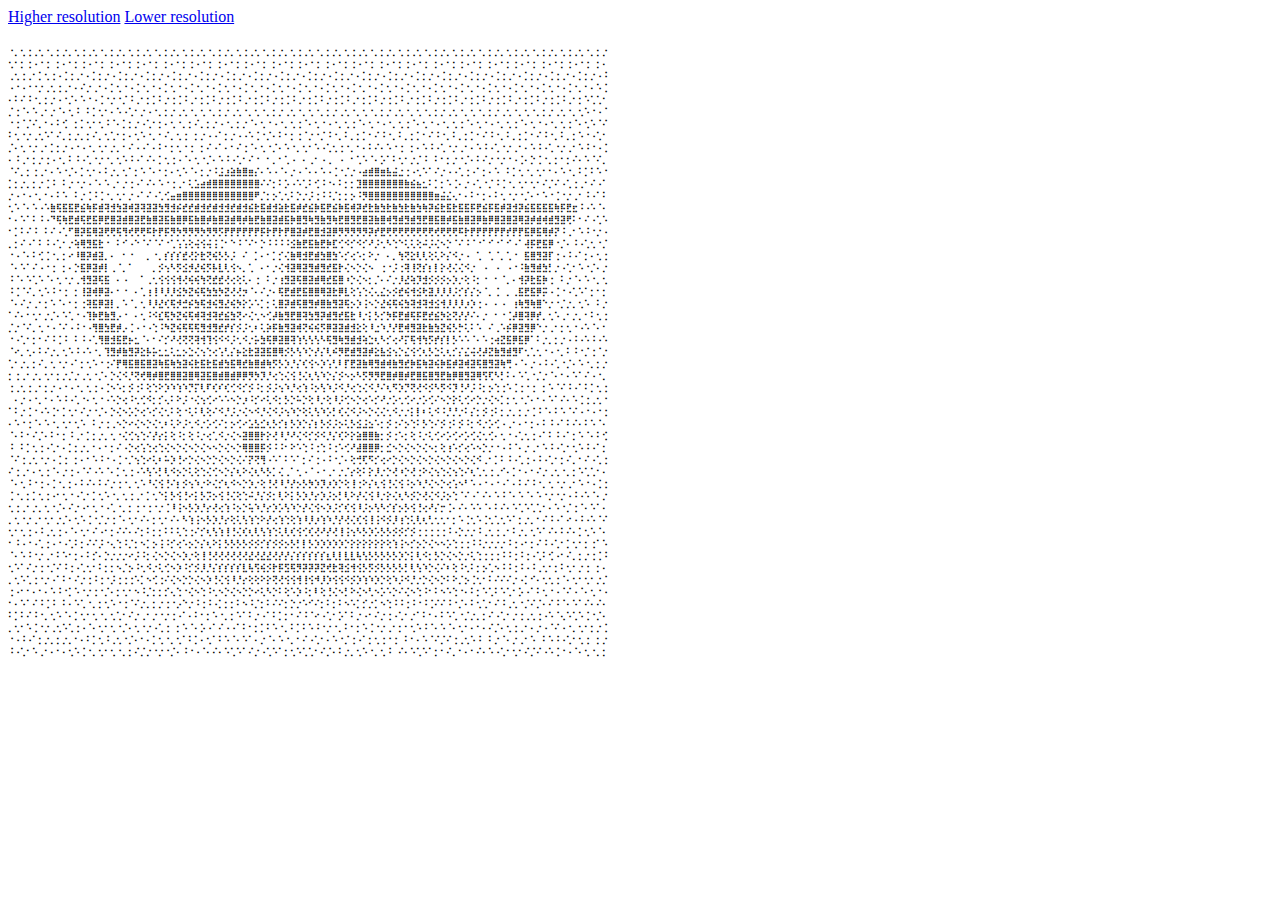
<file: nerd/small/index.html>
<!DOCTYPE html>
<html lang="en">
	<head>
		<meta charset="UTF-8" />
		<meta http-equiv="X-UA-Compatible" content="IE=edge" />
		<meta name="viewport" content="width=device-width, initial-scale=1.0" />
		<title>Nerd - May possibly crash your device</title>
	</head>
	<body>
		<a href="../medium/">Higher resolution</a>
		<a href="../x-small/">Lower resolution</a>
		<p style="font-size: 8px; line-height: 12px; font-weight: bolder;">
			<br />⠐⡀⢂⢐⢀⢂⠐⡀⡂⡐⡀⢂⢐⢀⢂⠐⡀⡂⡐⡀⢂⢐⢀⢂⠐⡀⡂⡐⡀⢂⢐⢀⢂⠐⡀⡂⡐⡀⢂⢐⢀⢂⠐⡀⡂⡐⡀⢂⢐⢀⢂⠐⡀⡂⡐⡀⢂⢐⢀⢂⠐⡀⡂⡐⡀⢂⢐⢀⢂⠐⡀⡂⡐⡀⢂⢐⢀⢂⠐⡀⡂⡐⡀⢂⢐⢀⢂⠐⡀⡂⡐⡀⢂⢐⢀⢂⠐⡀⡂⡐ 
            <br />⢂⠂⡂⢐⠠⠐⢐⠀⡂⠄⠂⡂⢐⠠⠐⢐⠀⡂⠄⠂⡂⢐⠠⠐⢐⠀⡂⠄⠂⡂⢐⠠⠐⢐⠀⡂⠄⠂⡂⢐⠠⠐⢐⠀⡂⠄⠂⡂⢐⠠⠐⢐⠀⡂⠄⠂⡂⢐⠠⠐⢐⠀⡂⠄⠂⡂⢐⠠⠐⢐⠀⡂⠄⠂⡂⢐⠠⠐⢐⠀⡂⠄⠂⡂⢐⠠⠐⢐⠀⡂⠄⠂⡂⢐⠠⠐⢐⠀⡂⠄
			<br />⢀⢂⢐⢀⠂⡁⢂⢐⠠⢈⢐⢀⠂⠄⡁⡂⡐⠠⢈⢐⢀⠂⠄⡁⡂⡐⠠⢈⢐⢀⠂⠄⡁⡂⡐⠠⢈⢐⢀⠂⠄⡁⡂⡐⠠⢈⢐⢀⠂⠄⡁⡂⡐⠠⢈⢐⢀⠂⠄⡁⡂⡐⠠⢈⢐⢀⠂⠄⡁⡂⡐⠠⢈⢐⢀⠂⠄⡁⡂⡐⠠⢈⢐⢀⠂⠄⡁⡂⡐⠠⢈⢐⢀⠂⠄⡁⡂⡐⠠⠨ 
            <br />⠠⠐⠠⠐⠐⡐⢀⢂⢐⢀⠂⠄⠌⡐⢀⠂⠄⡁⢂⠐⠠⢈⠐⡀⠂⠄⡁⢂⠐⠠⢈⠐⡀⠂⠄⡁⢂⠐⠠⢈⠐⡀⠂⠄⡁⢂⠐⠠⢈⠐⡀⠂⠄⡁⢂⠐⠠⢈⠐⡀⠂⠄⡁⢂⠐⠠⢈⠐⡀⠂⠄⡁⢂⠐⠠⢈⠐⡀⠂⠄⡁⢂⠐⠠⢈⠐⡀⠂⠄⡁⢂⠐⠠⢈⠐⡀⠂⠄⠡⢈
			<br />⠄⠅⠌⠨⠐⡀⡂⡐⠠⠐⡈⠄⠡⠐⠠⢈⠐⡐⠐⡈⠨⢀⠂⡂⡁⠅⡐⢐⢈⠨⢀⠂⡂⡁⠅⡐⢐⢈⠨⢀⠂⡂⡁⠅⡐⢐⢈⠨⢀⠂⡂⡁⠅⡐⢐⢈⠨⢀⠂⡂⡁⠅⡐⢐⢈⠨⢀⠂⡂⡁⠅⡐⢐⢈⠨⢀⠂⡂⡁⠅⡐⢐⢈⠨⢀⠂⡂⡁⠅⡐⢐⢈⠨⢀⠂⡂⠡⢁⢁⠂ 
            <br />⡈⢐⠈⠄⠡⢀⠂⡐⠈⠄⢂⠨⠀⠅⡁⢂⠂⠄⠡⠠⢁⠂⡐⠠⠐⡀⡂⡐⢀⢂⠐⡀⢂⠐⡀⡂⡐⢀⢂⠐⡀⢂⠐⡀⡂⡐⢀⢂⠐⡀⢂⠐⡀⡂⡐⢀⢂⠐⡀⢂⠐⡀⡂⡐⢀⢂⠐⡀⢂⠐⡀⡂⡐⢀⢂⠐⡀⢂⠐⡀⡂⡐⢀⢂⠐⡀⢂⠐⡀⡂⡐⢀⢂⠐⡀⢂⠡⠐⠠⠈
			<br />⠐⢐⠈⡈⠌⡀⠂⠄⠅⢊⠀⡂⡁⢂⠂⢂⠨⠈⠄⡁⡂⡐⠠⢁⠂⡂⠄⢂⠐⡀⡂⠌⡀⡂⡐⠠⠐⡀⡂⡐⠈⠄⢂⠐⠠⠐⡀⢂⢐⠈⠄⢂⠐⠠⠐⡀⢂⢐⠈⠄⢂⠐⠠⠐⡀⢂⢐⠈⠄⢂⠐⠠⠐⡀⢂⢐⠈⠄⢂⠐⠠⠐⡀⢂⢐⠈⠄⢂⠐⠠⠐⡀⢂⢐⠈⠄⢂⠡⠈⠌ 
            <br />⠅⢂⠐⡐⢀⢂⠡⠁⠌⡀⡂⡐⡀⡂⠌⡀⢂⢁⠂⡂⠄⢂⠡⠐⡀⠂⠌⡀⢂⢐⠀⡂⡐⠠⠠⠁⡂⡐⠠⠠⠡⢈⠐⡈⠄⠅⠂⡂⢐⠈⡐⠐⡈⠨⠐⡀⠅⡀⡂⡁⠂⠌⠨⠐⡀⠅⡀⡂⡁⠂⠌⠨⠐⡀⠅⡀⡂⡁⠂⠌⠨⠐⡀⠅⡀⡂⡁⠂⠌⠨⠐⡀⠅⡀⡂⠡⠐⠠⢁⠂
			<br />⡈⠄⢂⠐⡐⢀⠂⡁⡂⡐⠠⠐⠠⠐⡀⢂⠂⡐⡀⠂⠌⠠⠠⠁⠄⠅⠂⡂⢂⠐⢐⠀⡂⠌⠠⠁⠄⠂⠌⢐⠈⠄⢂⠐⡈⠄⠡⠐⡀⢂⠂⠡⠠⢁⢂⢐⠐⡀⠂⠄⠅⠌⠄⠡⠐⢐⠀⡂⠄⠡⠨⠠⢁⠐⡐⢀⠂⠄⠡⠨⠠⢁⠐⡐⢀⠂⠄⠡⠨⠠⢁⠐⡐⢀⠂⠡⠨⠐⠠⢈ 
            <br />⠄⠨⢀⠂⡂⡐⢐⠠⠐⡀⠅⠨⠠⢁⠐⡐⠐⡀⢂⠡⠨⠠⠁⠌⠄⡁⢂⢐⠠⠈⠄⢂⠐⡈⠄⠡⠨⠠⢁⠂⠌⠐⠀⠂⡀⠂⢁⠠⠀⠄⢀⠂⠠⢀⠀⠠⠀⠂⢁⠡⠈⠄⡡⠁⠅⢂⠂⡐⡈⠨⠀⠅⠂⡂⡐⠐⡈⠄⠅⠌⡐⠐⡐⠐⠠⢈⠄⡑⢈⠐⡀⡂⠂⡂⠌⠄⠡⠈⠌⡀
			<br />⠈⠌⡀⡂⢐⢀⠂⠄⠡⠐⡈⠄⡁⢂⠂⠄⠅⡐⡀⢂⠁⡂⠡⠈⠄⠂⡂⠄⢂⠡⠈⠄⡂⡐⠨⣨⣰⣵⣷⣿⣶⡌⠄⠡⠠⠈⠄⡐⠠⠈⠄⠄⠡⠠⢈⠐⡈⡐⠠⣴⣾⣿⣶⣧⣬⣐⢐⠠⢂⠡⠁⠌⡐⠠⠠⢁⢐⠠⠁⡂⠄⠡⠀⠅⡁⢂⠐⡀⢂⠂⠂⠄⠡⠐⡀⠅⡁⠅⠡⠐ 
            <br />⡁⡂⡐⡀⡂⡐⢈⠨⠀⠅⡐⠐⡐⠠⠈⠄⠡⢀⠂⡐⢐⠠⠁⠌⠄⠡⠐⢐⢀⠂⢅⣡⣴⣾⣿⣿⣿⣿⣿⣿⣿⣿⠌⠌⡂⠅⡡⠠⠡⢁⠅⢊⠨⠐⠄⠅⡂⡂⣹⣿⣿⣿⣿⣿⣿⣿⣷⣮⣦⣂⠅⡁⡂⠡⢈⠄⡐⠠⢁⠐⡈⠨⢈⠐⡀⢂⠂⢂⠂⠌⡈⠌⠠⢁⢐⢀⠂⠌⠠⠁
			<br />⡐⠠⠐⠠⠐⡀⠂⠄⠅⠡⠀⠅⡐⢈⠨⢈⠐⡀⢂⠂⡐⠠⠁⠌⠠⢁⢊⣤⣶⣿⣿⣿⣿⣿⣿⣿⣿⣿⣿⣿⣿⠟⡈⡂⡢⢁⢂⠅⡑⡐⡨⢐⠨⠨⡈⡂⡂⡢⠨⡻⣿⣿⣿⣿⣿⣿⣿⣿⣿⣿⣿⣶⣬⣌⢄⠂⠄⠅⠂⡂⠄⠅⢂⠐⡐⠐⡈⠄⠂⠡⠐⢈⠐⡐⢀⠂⠨⠠⠁⠅ 
            <br />⢂⠡⠈⠄⠡⠠⠡⣷⢯⣯⣯⣟⣮⢷⡯⣾⢽⣺⣳⣽⢾⣽⢽⣽⣽⣳⣻⣺⡮⣞⣞⣾⣺⣞⣾⣺⣺⣞⣾⣺⣮⣗⣯⣾⣺⣵⣗⣯⡾⣞⣮⡷⣯⣟⣮⡷⣯⢾⡽⣞⣗⣷⣳⣗⣷⣳⣗⣷⣳⢷⡽⣮⣗⣯⣗⣯⣯⡯⣟⣮⡯⣯⡾⣽⣺⡽⣮⣯⣯⣯⣯⢷⡯⣟⣖⠨⠠⠡⠈⠄
			<br />⠂⠄⠡⠁⠅⠨⠠⠙⢯⢷⣟⣾⢯⣟⣯⡿⣟⣿⣽⣾⣿⣽⣟⣷⣿⣽⣯⣷⣿⡿⣯⣷⣿⡾⣷⣿⣽⣾⢿⡾⣷⣟⣷⣿⣽⣾⣯⡷⣿⣻⢷⣻⣷⣻⢷⣟⣿⣻⣟⣿⣽⣷⣿⢾⣻⣾⣻⣾⣻⣟⣿⣯⣿⡾⣯⣷⣿⣽⡿⣷⡿⣿⣽⣿⣽⢿⣽⡾⣾⢾⣾⣻⣽⢟⠅⠂⠌⠠⢁⠡ 
            <br />⠂⡁⠅⠌⠨⠀⠅⠌⠠⢁⠋⣿⡽⣯⢿⣽⢟⢟⢯⢻⢞⢟⢟⠯⡗⡟⡯⡻⡳⡻⡻⡻⡳⡻⡻⡫⡟⡟⡟⡟⡟⡟⡯⡗⡟⡗⡟⣿⣽⡾⣟⣿⣺⣽⡿⡻⡻⡻⡻⡻⡽⡞⣟⢟⢟⢟⢟⢟⢟⢟⢟⢞⢟⢟⢟⠯⡗⡟⡟⡟⡟⡟⡟⡞⡟⡟⣯⡿⣯⢿⡾⡝⠨⢀⠂⠡⠨⠐⡐⠠
			<br />⡀⡂⠌⠠⠁⠅⠨⠠⢁⠂⡐⢵⢿⣻⣯⣗⠐⠀⠅⠊⠠⠑⠈⠌⠈⠌⠐⢁⢡⢡⢕⢬⢪⢬⢨⢈⠂⠑⠨⠈⠌⠂⡑⠨⠨⠨⠨⣪⣷⣟⣯⣷⣟⡷⣏⢊⠪⡊⠪⡊⠜⡨⢂⠣⢑⠑⢅⢅⢕⠬⡨⢌⠢⡑⠈⠌⠨⠈⠐⠁⠊⠐⠁⠊⠠⠁⢼⡯⣟⣯⡿⠐⡈⠄⠨⠠⢁⢂⠐⡈ 
            <br />⠐⠠⠈⠄⠅⢊⢈⠐⡀⡂⠔⠸⣿⡽⣾⣽⡀⠄⠀⠂⠐⠀⠀⡀⠐⡀⡎⡎⡎⣞⢜⡕⣗⢝⢮⡣⡣⡨⠀⠌⠀⡁⠄⠂⡁⡊⢌⣷⢿⣺⣟⣾⣳⣿⣳⠡⡊⢔⠡⡂⠕⡐⠀⠄⡀⢳⢝⣕⢇⢇⢕⢅⠕⡌⠪⡐⠠⠀⢁⠀⢁⠈⡀⢁⠐⠀⣯⣿⣻⣽⡏⢐⠠⠨⠠⠁⡂⠄⢂⢐
			<br />⠈⠄⠡⠁⠌⠠⠐⢐⠀⡂⠄⡑⣯⡿⣽⡾⡇⢀⠈⡀⠁⠀⠀⠀⡀⡪⢢⠣⡫⣪⡺⣜⢮⡫⡧⣇⢇⢪⠢⡀⢁⠀⠄⠂⡐⢌⢺⣽⢿⣽⣻⣾⣻⣞⣯⡗⢌⠢⡑⢌⠢⠀⢐⠐⡨⢐⢽⢸⢝⡎⡆⡇⡕⢜⢌⢌⠪⡐⠀⠠⠀⠠⠀⠠⠐⠨⣷⣻⣾⣳⡃⡐⠠⢁⠂⠡⠐⡈⠄⡐ 
            <br />⠨⠈⠄⠡⢁⠡⠈⠄⢂⠐⡐⢀⢺⣻⣽⢯⣯⠀⠄⠠⠀⠀⠁⢀⢂⢪⢪⢪⢺⢜⢮⢮⢳⢝⣞⣞⢜⢔⢕⢅⠄⢐⠀⠅⡐⢰⣻⣽⢯⣿⣽⣾⢿⣞⣯⣿⠰⡑⢌⠢⡂⡈⠄⠌⡐⡸⣜⢵⡹⣺⡪⡪⡪⡢⡱⡐⢕⠨⡂⠐⠀⠂⠈⡀⠄⢺⡽⣗⣯⡷⢐⠀⠅⡐⠈⠄⠡⠐⡀⢂
			<br />⠨⢈⠈⠌⡀⢂⠡⠨⠐⢐⠀⡂⢸⣽⢾⡿⣽⠄⠂⠐⠀⠄⢁⢰⢸⠸⡸⡸⣪⡳⣝⢮⢯⣳⣳⡳⣝⢜⢜⡲⠈⠄⠌⡐⠄⢯⣟⣾⣟⣯⣿⣿⢿⣽⣗⡿⣇⢕⢡⢑⢌⢄⣌⡢⡪⣞⢮⢺⣪⢗⣽⡸⡸⡸⡨⡊⡎⡌⡢⠈⡀⢈⠀⡀⢀⣯⣟⣯⡿⡭⠠⢈⠐⠠⢁⠡⠁⡂⠂⡂ 
            <br />⠈⠄⠌⡐⢀⠂⡂⠡⠈⠄⠂⡂⢐⢽⣯⡿⣽⡇⡀⠡⠈⡀⢂⠸⡸⣜⢎⢯⡺⣚⡮⣳⢯⣺⢮⣻⣜⢮⡳⡕⡡⠡⡁⡂⢅⣿⡽⣾⢯⣿⣻⡾⣿⣷⣻⣽⢯⡢⡱⢨⠢⡑⣜⢮⢯⢮⣳⢽⣺⢽⣺⣪⢺⡸⡸⡸⡰⡱⢐⠠⠀⠄⠠⠀⢰⢷⣻⢷⣿⠑⡐⠐⡈⡐⡀⢂⠡⠀⠅⡐
			<br />⠁⠌⠄⠂⢂⠂⡐⡈⠄⠡⢁⠐⠠⢹⡷⣟⣷⣻⡠⠐⠀⠄⢂⠨⠪⣎⢯⡳⣝⢮⢯⢾⢽⣺⢽⣞⣮⣳⢝⠔⢌⢂⠢⢊⡼⣷⣻⣟⣿⢽⣳⣻⡽⣾⣻⣞⣯⣗⠸⡐⡅⡣⡊⡳⡯⣟⣾⢯⡯⣟⣞⣮⡳⣕⢝⡜⡜⠌⠄⡐⠀⠂⠐⢈⡼⣿⢽⡿⡞⡀⢂⠡⢀⠂⡐⡀⠂⠅⢂⢐ 
            <br />⡈⡐⠈⠌⡀⢂⠐⠠⠈⠌⠠⠨⠐⠠⢻⣿⣳⣟⡾⡠⢈⠠⠐⠠⢑⠨⠳⣝⢮⢯⢯⢯⣻⣺⣻⣞⡞⡎⡪⡨⢂⠆⢅⡵⡯⣷⣻⣽⢾⢝⢮⢮⡫⡿⣽⣽⣾⣺⣕⢕⠸⣐⠱⡘⡜⣟⢾⣻⣽⣗⣷⣳⣝⢮⡣⡓⢅⠅⠡⠀⠌⢀⠡⡮⡿⣽⣻⡿⠑⡐⢀⠂⡂⢂⠐⠠⠡⠈⠄⠂
			<br />⠐⠠⢁⠂⡂⠂⠌⠨⢈⠨⠀⠅⠨⠠⢁⢻⣿⣺⣯⣟⡦⣂⠈⠄⠂⠌⡊⠜⢜⢝⢝⢽⢺⢹⢪⠪⠪⡨⢂⠪⡐⡥⣳⢯⡿⣽⣿⢽⢱⢣⢣⢣⠣⢯⣻⢷⣻⣾⣺⢵⣑⢆⠣⡊⢔⠜⡍⢯⢺⢳⡫⡞⡎⡇⡣⠡⠡⠈⠄⠡⢐⢴⣝⣯⡿⣯⡿⠁⠅⡐⡀⡂⡐⠠⠨⠠⠡⠨⠠⠡ 
            <br />⠈⠔⡀⢂⠄⠅⠌⡐⡀⢂⠡⠨⠠⠡⠐⡀⢹⣻⡾⣷⣻⡽⣕⡧⡥⣂⣂⢅⣂⡢⣑⢌⢢⢑⢔⢡⢃⡌⡦⣕⣗⣽⣽⣯⣿⢿⡪⡣⢣⠱⡑⡜⡌⢇⠮⡻⣟⣾⣻⣽⡾⣕⣧⣪⢢⡑⣌⢪⢊⢆⡣⣑⢅⢆⡊⡌⣌⢬⢜⡼⣝⣷⣻⣾⣻⠏⢂⢁⢂⠐⠠⠐⡀⠅⠨⠐⡈⢐⠈⡐
			<br />⢁⠂⡐⡀⡂⠌⡀⢂⠐⡐⠠⠁⡂⢂⠡⠐⢐⠌⡟⢿⣯⣿⣯⣿⣽⢷⣯⢷⣳⣽⢮⣗⣯⣗⣯⣾⣳⣯⢿⣞⣷⣿⣾⢷⡫⡣⡱⡘⡌⢎⢪⠢⡱⢡⢃⠇⡏⣟⣽⣷⢿⣻⣾⢾⣷⣻⣞⡷⣯⢷⣽⢮⡷⣯⡾⣽⢾⣽⢯⣿⣻⣽⢷⢛⠠⠈⠄⡐⠠⠨⠠⢁⠐⡈⠄⠡⠐⡀⡂⡐ 
            <br />⡂⢐⢀⠂⡐⡀⢂⠂⡂⡐⡈⡐⢀⢂⠐⡈⠄⡑⢌⠪⡘⢝⢞⢿⡾⣿⣟⣿⣿⣽⣿⢿⣽⣯⣿⣾⣿⣾⡿⡿⡻⡳⡹⡘⢔⢑⢌⢪⢘⢌⢆⢣⠱⡑⡌⡪⠢⡢⠣⡫⡻⡻⣟⣿⡾⣿⡾⣟⣿⣯⣿⣻⣟⣷⡿⣿⣻⣽⢿⢫⢏⠣⡃⠅⠄⠡⢁⠐⡈⡐⠈⠄⠂⠄⠡⠁⠌⠠⠐⡀
			<br />⢐⢀⢂⢐⢀⠂⡂⡐⠠⠐⠠⠐⡀⢂⢐⠠⢈⠢⠡⡂⡪⢐⠅⢕⢑⠕⡱⠱⢱⠱⡙⡍⢇⠏⢎⠎⢎⢊⠪⡊⡪⠨⡂⡪⡨⢢⠱⡘⢔⢱⠨⡢⢣⠱⡨⠪⡘⢔⢑⢌⠪⡘⠌⢆⠫⡱⡙⢝⢜⠪⡪⠣⡫⠪⡹⢘⠜⡨⠨⡂⡢⢑⢐⠡⢈⢐⠐⢐⠀⡂⠡⠈⠌⠨⠠⠁⠅⡁⢂⢐ 
            <br />⠀⠄⡐⠠⠐⡀⠂⠄⠡⠨⠠⢁⠐⠄⢂⠐⠠⠡⡑⢔⠨⢂⢊⠪⡂⡊⢄⠅⠕⡨⠐⢌⢢⢊⠔⠡⠡⠢⡑⡰⠨⡊⠔⢅⠪⡂⡣⡑⠥⡑⢕⠸⡐⢕⠸⡨⢊⠢⡑⢔⠡⡊⠜⡐⡡⢂⢊⠔⡐⡡⢊⠌⠢⡑⡕⢅⢊⠔⡑⡐⢌⠢⡁⡂⢂⠐⡈⠄⠂⠄⠡⠁⠌⠄⠡⢈⢐⢀⢂⠐
			<br />⠁⠅⡐⢈⠐⠠⠡⢈⠂⡁⢂⠂⠌⡐⠐⡈⠄⡑⢌⠢⡡⡑⢔⠡⡊⢌⢂⠅⢕⠐⢅⠅⢇⢕⠌⠪⡘⡨⡐⢌⠢⠪⡘⢌⠪⡨⢢⠱⡑⢕⢅⢣⠱⡡⡃⢎⢌⠪⡨⠢⡑⢌⢌⢂⠪⡐⡐⡅⡇⠆⢅⠪⠨⡘⡘⡐⠅⡌⡂⡪⢐⠅⡂⡐⡀⡂⡐⢈⠨⠈⠄⠅⠡⠈⠌⠠⠐⠠⠐⢐ 
            <br />⠄⠡⠐⢐⠈⠄⠡⠐⡀⢂⠂⢂⠡⠀⠅⡐⢐⢀⠢⡑⠔⢌⠢⡑⢌⢂⠆⢅⠕⡨⢂⠪⡐⡡⢊⠌⡂⡢⢊⠔⣡⣣⣊⢆⡣⡊⡆⡣⡱⡑⡌⡆⡣⡪⡨⡢⢅⡣⣪⣨⣢⠡⡂⡪⢐⠌⡢⢑⠅⡣⢑⠌⡪⢐⠅⡪⠨⡂⠪⡐⡡⢊⠠⢀⠂⠄⠂⡂⠄⠅⠨⠠⠁⠅⠌⠄⠅⠡⠈⠄
			<br />⠈⠄⠅⠂⠌⡈⠄⠅⠂⡂⠨⢀⠂⡁⡂⡐⡀⢂⠐⢌⢊⢢⢑⠌⡜⡔⡅⢕⠨⡂⢕⠨⡐⢔⢁⠪⡐⢌⠢⣽⣿⣿⡗⡕⢜⠸⡘⠜⢌⠪⡊⡪⠪⡘⡌⢎⠕⡕⣵⣿⣿⣷⡂⡪⢐⠡⡂⢕⠨⡐⢅⢊⠔⡡⢊⠔⡡⢊⢌⢂⢊⠄⢂⠐⠠⢁⢂⢐⠠⠁⠅⠨⠠⠁⡂⠡⠈⠄⠅⢊ 
            <br />⠨⠀⠅⡁⢂⢐⠠⢁⠂⠄⡁⡂⡐⡀⠂⠄⠂⡂⠌⠠⡑⢔⢡⢑⢔⢑⢌⠢⡑⢌⠢⡑⢌⠢⠢⡑⢌⠢⡑⢿⣿⣿⡯⡪⠨⠨⠂⠕⠡⢑⠨⢐⢑⠨⢐⠡⢊⠜⣼⣿⣿⡿⡂⣊⠢⡑⢌⠢⡑⢌⠢⡂⢕⢰⠡⡊⢔⠡⠢⡑⡐⠐⠠⠨⠈⠄⡐⢀⠂⠡⠨⠠⢁⠂⢂⠡⠨⠠⠁⡂
			<br />⠈⠌⢐⢀⢂⠐⡐⠠⢈⢐⠀⡂⠄⠂⠡⠨⠐⠠⢈⠐⡈⢢⢑⠔⢅⠆⠥⡱⢘⠔⡑⢌⠢⡑⡑⢌⠢⡑⢌⠌⡝⢝⢻⠠⠡⠁⠅⠡⠁⡂⠌⢐⠠⠨⠐⡈⠄⢕⢚⢏⠫⡊⢔⠔⡑⢌⠢⡑⢌⠢⡑⢌⠢⡑⢌⠢⡑⢌⠪⢀⠂⡁⠅⠨⠠⢁⢐⠠⠨⠠⢁⠂⡂⠌⡀⠂⠌⠠⢁⢐ 
            <br />⠌⢐⢀⠂⠄⢂⢐⠈⠄⡐⢐⠠⠈⠌⠠⠡⠈⠄⡁⢂⢐⠠⠡⢣⠡⡃⢇⠪⡢⡑⢅⢕⢑⢌⢊⠢⡑⡌⢆⠕⢌⢆⠣⡣⡁⢌⢀⠁⢂⠠⠈⠠⠐⢀⠂⡐⡈⡔⢕⠅⡕⡸⡐⡑⢜⠰⡑⢜⢐⠕⢌⢢⢑⢌⢢⢑⠌⢆⢁⢂⢐⢀⠊⠄⡁⠂⠄⠂⠌⡐⢀⢂⠐⡀⡂⠡⢁⢁⠂⠄
			<br />⠈⠄⢂⠨⠐⢐⠠⢈⠐⡀⡂⠄⠅⠌⠄⠅⠌⡐⢐⠐⡀⢂⠡⠘⢌⢪⢘⠌⡆⡪⢢⠱⡐⠕⢌⡊⢆⠪⠢⡑⡱⡐⢕⢘⢜⠸⡘⡜⡢⡣⡳⡱⡹⡰⡱⡑⢕⢸⢐⠕⡌⢆⢪⢘⢌⢪⠨⡢⠱⡘⢌⠢⡑⢔⢡⠢⠃⠡⠠⠐⠠⠐⠠⠁⠄⠅⠌⠨⠐⡀⢂⠐⡐⢀⠂⠡⠐⠠⢈⢐ 
            <br />⢈⠐⡀⡂⡁⢂⢐⠠⠂⢂⠐⠠⢁⠂⡁⢂⠡⠐⡀⢂⢐⢀⠂⡁⢂⠑⡅⡣⢪⢘⠔⡅⡣⡩⡢⢪⢘⢌⢕⢑⠬⡘⡌⡪⡂⢇⠕⡅⡣⡱⡘⡔⡱⡨⡢⡃⢇⠕⡜⢌⢪⠸⡐⡕⢌⢆⠣⡪⡑⢜⢌⠪⡨⡢⢑⠈⠌⠠⠁⠌⠄⠡⠨⠈⠄⠡⠈⠄⠡⠐⡐⠐⡐⠠⠨⠠⠡⠈⠄⡐
			<br />⢂⢐⢀⠂⡐⡀⢂⠐⡈⠄⠌⡐⠠⠂⢂⠐⠠⢁⠐⡀⡂⢐⠐⢐⠐⡐⢈⠸⢨⠢⡣⡱⡘⡔⢜⢔⢱⠨⡢⡑⢥⠱⡘⡔⡱⡡⢣⠱⡑⡜⢌⢪⠢⡱⡨⡊⢎⢪⠸⡨⡢⢣⠣⡊⡎⡢⡣⢪⢘⢔⠜⡌⡒⢈⠄⠌⠄⠡⠡⠈⠄⠅⠌⠄⠡⢁⠡⢁⢁⠂⠄⠡⠐⡈⢐⠈⠄⠡⠁⠄ 
            <br />⡀⢂⠐⡐⢀⠂⢂⠂⡐⡈⠄⢂⠡⢈⠐⡈⡐⢐⠈⠄⢂⠂⠌⠄⡂⢂⠂⠌⠄⠣⢱⢨⠢⡣⡱⡘⡔⢕⢅⢣⢱⢑⠕⡜⢔⢱⢑⢕⢱⠸⡸⡰⢱⠱⡘⡜⢜⢌⢎⢪⢸⢨⠪⡪⡸⢰⢑⢅⢇⢆⢃⢂⢂⠂⡂⠡⢈⢂⠡⢈⢂⢁⢂⠡⠁⡂⡐⡀⠂⠌⠨⠠⠁⠔⠠⠨⠠⠡⠈⠌
			<br />⢂⠂⢂⢐⠠⠨⢀⢂⢐⠠⠈⠄⢂⠂⠌⠠⠂⡂⠌⠌⠄⠌⡂⠅⡂⡂⠅⠅⢅⢑⢐⠌⡊⢆⢣⢱⢸⢘⢌⢎⢆⢇⢣⢱⢑⢅⢇⢎⢪⢊⢎⢜⠜⡜⢜⢸⢨⢢⠣⡣⡱⡡⡣⡣⡪⡪⡊⡪⢐⢐⢐⢐⢐⠨⠠⡑⡐⡐⠨⢀⢂⢐⢀⠂⠅⡐⡀⢂⠡⠁⠌⠄⠅⠌⠄⡁⢂⠡⠈⠄ 
            <br />⠂⠨⠠⠐⠠⢁⢐⠠⠐⠠⢁⠅⡂⠌⠌⡨⠐⢄⢑⠨⡈⡂⠢⡁⡢⢨⠨⡊⢔⠡⡢⡑⡌⢆⠕⡅⡣⡣⡣⡣⡪⡪⡊⡎⡪⡪⡢⡣⡃⡇⡣⡱⡱⡱⡱⡱⡑⡕⡕⡕⡕⡕⡕⢕⢱⢨⠢⡊⡢⡑⢌⠢⠢⡡⢑⢐⢐⠨⠨⡐⡐⡐⡐⠨⢐⠠⠂⡂⠌⠨⠠⢁⠂⡁⢂⠂⡂⢐⠁⠡
			<br />⠈⠄⠡⠨⠐⡐⢀⠂⠅⠡⠂⡂⠄⠅⡊⠄⡑⡐⡐⡐⠔⡨⠨⡂⢌⠢⡑⢌⠢⡱⡐⢕⢸⢘⢜⢜⢜⢜⢜⢜⣜⢜⣜⣜⢜⡜⡜⡌⡎⡎⡎⡎⡎⣆⢇⡇⣇⣇⢧⢣⡣⡣⡣⡣⡣⡱⡑⡅⢇⠪⡂⡣⡑⢌⠢⡑⡐⢅⢑⢐⢐⢐⠨⠨⢐⠨⢐⠠⢁⠅⢊⠠⠂⠌⡀⡂⡐⢐⢈⠨ 
            <br />⢂⠡⠁⠌⡐⢐⠐⡈⠌⠨⢐⠠⢁⢂⠂⠅⡂⡂⠢⡈⡢⠨⢂⠪⡐⢅⢊⠢⡱⠨⡊⡪⡸⡘⡌⡎⡎⡎⡎⣇⢧⢫⢮⡪⡗⡯⣫⢯⡻⡽⡽⡽⣝⢞⣗⢽⣪⢺⢪⡣⡫⡪⡣⡣⡣⡣⡃⢇⢣⠱⡑⢌⠌⠆⢕⠨⢂⠅⡂⡢⢁⠢⠨⠨⢐⠨⠠⠨⢀⢂⠂⡂⠅⢂⠂⡐⢐⠀⡂⠄
			<br />⡀⢂⠡⢁⢐⠐⡐⠠⠁⠅⠂⠌⡐⢐⠨⢐⠐⡨⢐⢐⢐⠡⡁⠢⢊⢐⠌⢌⠢⡑⡑⢌⠢⡱⢘⢌⢪⠸⡘⡔⢕⢕⠕⡕⢝⢜⢪⢪⢺⢸⢪⠺⡸⡱⢪⢪⠪⡪⡱⢱⠱⡱⡑⢕⠱⡨⠪⡘⡐⡑⢌⠢⡑⠅⠕⡈⡢⢈⢂⠂⠅⠌⠌⠌⡐⠠⡁⠊⠄⢂⢂⢐⠈⠄⢂⠂⢂⠂⡐⡈ 
            <br />⢐⠠⠂⠂⠄⠂⠄⠡⠨⠐⡁⠡⠐⡐⢐⠐⡈⠄⡂⢂⠂⠢⠨⡈⡂⡂⡊⢄⢑⠐⢌⠢⢑⠨⢂⠢⡑⢌⠢⡑⡑⠔⢅⠣⡑⠅⢕⠡⡱⠨⡂⠇⢕⢘⢌⠢⡃⠕⢌⠢⢃⠢⡡⠡⡑⠌⢌⠢⢑⠨⠂⠅⠢⠡⢑⠐⠄⠅⡂⠡⢁⠅⠡⢁⠂⡡⠠⠁⠅⢂⠐⠠⠈⠌⠠⠈⠄⢂⠐⠠
			<br />⠂⠄⠡⠁⠌⠨⢈⠨⠀⠅⠄⠡⢁⠐⡀⡂⢂⠡⠐⢐⠈⠌⡐⡀⡂⡐⢐⠐⡠⠑⡐⠨⢐⠨⠠⡁⡂⡂⠅⠢⠨⡈⡂⠅⠌⠌⡂⡑⡐⠡⠊⠌⡂⠅⡂⠅⠢⠡⡁⡊⡐⡁⠢⢑⠨⠨⢐⠨⠐⠨⢈⠌⠌⠨⠐⡈⠄⠅⢂⢁⠂⠌⠨⢀⢂⠐⡈⠌⡈⠄⠌⠨⠈⠄⠡⠁⠌⠄⠌⠄ 
            <br />⠅⡁⠅⠌⠨⠐⡀⢂⠡⠈⠄⡁⢂⠂⢂⠐⡀⢂⢁⠂⠌⡐⢀⠂⡐⠐⡐⢐⠠⠁⠄⠅⠂⡂⠡⠐⡀⡂⠡⠁⠅⡐⠠⠁⠅⡁⡂⠂⠌⠨⠈⠔⠠⢁⠂⡡⠁⠅⡐⠠⠂⠌⡐⢐⠠⢁⠂⡐⠁⠅⠂⠄⠅⠡⢁⠐⡈⡐⡀⡂⠌⠠⢁⠂⡐⢐⢀⢂⢐⠠⠡⠈⢄⠡⢁⠡⢈⠐⡈⠄
			<br />⡀⢂⠂⠡⢈⠐⡐⢀⢂⠡⢁⢐⠠⠈⠄⢂⠂⢂⠐⡈⠄⢂⠐⡐⠠⢁⢐⠀⡂⠡⠈⠄⡡⠠⠁⠌⠠⠠⠁⠅⠂⡂⡁⠅⠡⠐⡀⠅⡁⠅⠡⠨⠐⡐⠐⡀⠅⠂⡂⠡⢈⠐⡐⢀⠂⡂⠂⢂⠡⠨⠈⠄⠡⠈⠄⢂⠂⠄⠂⠄⠌⡈⠄⢂⢐⢀⠂⠄⡐⠠⠈⠌⠠⠐⡀⢂⠂⡂⡐⢈ 
            <br />⠐⠠⠨⠠⠁⡂⡐⡀⡂⡐⡀⠂⠄⠅⡁⢂⠨⢀⢂⠐⡈⠄⠂⠄⡁⢂⠐⡀⢂⠁⠅⡁⠄⢂⠁⠅⠡⠈⠄⠡⠁⠄⡐⠈⠄⠡⠐⡀⠂⠌⠠⢁⠂⠄⠡⠐⡈⢐⠠⠁⡂⢂⢐⠐⢐⠀⠅⠂⠄⠡⠈⠌⡈⠌⢐⢀⢂⠡⠨⠀⠅⡐⠈⠄⡐⢀⠂⠡⠀⠅⠡⠨⠠⢁⠂⢂⢐⠀⡂⡐
			<br />⠨⠠⢁⠂⠡⢀⠂⠄⠂⠄⢂⠡⢈⠐⡀⢂⠂⢂⠐⡀⡂⠌⡈⡐⠐⡐⠐⡈⠄⠨⠐⠠⠈⠄⠌⠄⠡⢁⠡⠁⠌⡐⠠⢁⠡⠁⡂⢂⠡⢁⢁⠂⠌⡈⠄⠅⡐⡀⢂⠡⠐⡀⢂⠨⠀⠌⠄⠡⢁⠡⠁⡂⠂⠌⡀⠂⠄⠂⠌⠄⠡⠠⢁⠂⢂⠂⠌⡈⠌⠠⠡⢈⠐⠠⠈⠄⢂⠐⡀⡂
		</p>
	</body>
</html>
</file>
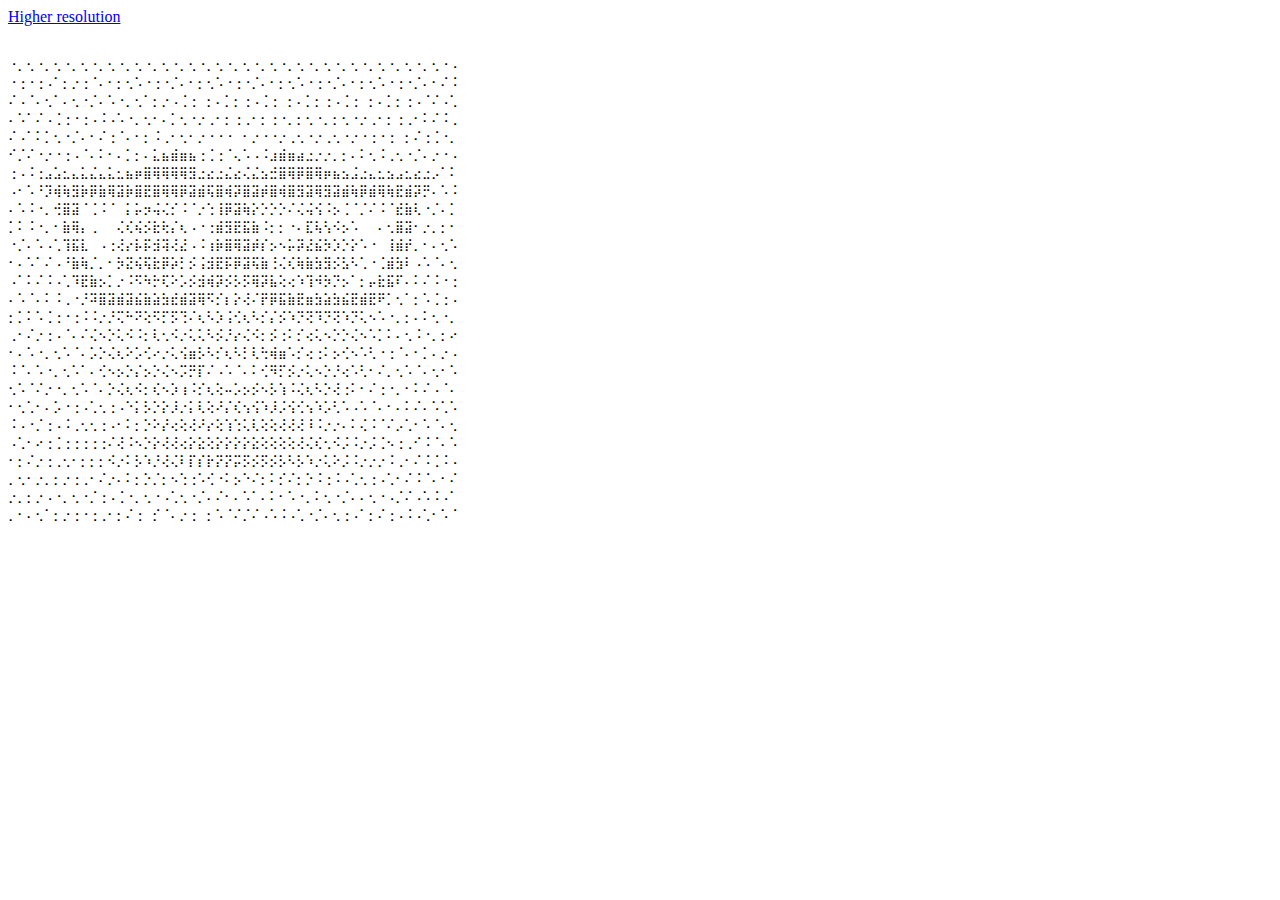
<file: nerd/x-small/index.html>
<!DOCTYPE html>
<html lang="en">
	<head>
		<meta charset="UTF-8" />
		<meta http-equiv="X-UA-Compatible" content="IE=edge" />
		<meta name="viewport" content="width=device-width, initial-scale=1.0" />
		<title>Nerd - May possibly crash your device</title>
	</head>
	<body>
		<a href="../small/">Higher resolution</a>
		<p style="font-size: 12px; line-height: 18px;">
			<br>⠐⡀⢂⠐⡀⢂⠐⡀⢂⠐⡀⢂⠐⡀⢂⠐⡀⢂⠐⡀⢂⠐⡀⢂⠐⡀⢂⠐⡀⢂⠐⡀⢂⠐⡀⢂⠐⡀⢂⠐⡀⢂⠐⡀⢂⠐⡀⢂⠐⠠
			<br>⠐⢐⠐⢐⠠⠁⡂⡐⢐⠈⠄⠂⡂⢂⠡⠐⢐⠐⡈⠄⠂⡂⢂⠡⠐⢐⠐⡈⠄⠂⡂⢂⠡⠐⢐⠐⡈⠄⠂⡂⢂⠡⠐⢐⠐⡈⠄⠂⠌⠨
			<br>⠌⠠⠈⠄⢂⠁⠄⢂⠐⡈⠄⠡⠐⡀⢂⠁⡂⡐⠠⢈⢐⠀⡂⠄⡁⡂⢐⠠⢈⢐⠀⡂⠄⡁⡂⢐⠠⢈⢐⠀⡂⠄⡁⡂⢐⠠⠈⠌⠠⢁
			<br>⠄⠡⠁⠌⠠⢈⢐⠐⢐⠠⠨⠠⠡⠐⡀⢂⠂⠄⡁⢂⠐⡐⢀⠂⡂⢐⢀⠂⡂⢐⠐⡀⡂⢂⠐⡀⡂⢂⠐⡐⢀⠂⡂⢐⢀⠂⠅⠌⠨⢀
			<br>⠌⠠⠁⠅⡁⢂⠐⡈⠄⠂⠌⢐⠈⠄⠂⡂⠨⢀⠂⢂⠂⡐⠐⠐⠐⠀⠂⡐⠐⠐⡐⢀⢂⠐⡐⢀⢂⠐⡐⠐⢐⠐⢐⠀⡂⠌⢐⢈⠐⡀
			<br>⠊⡈⠌⠐⡐⠐⢐⠠⠈⠄⠅⠂⠄⡁⡂⠄⣅⣦⣾⣶⣦⢐⢈⢐⠈⢄⠡⠠⠨⣰⣾⣶⣴⣐⡐⡐⡀⡂⠄⠅⢂⠨⢀⢂⠐⡈⠄⡐⠐⠠
			<br>⢐⠠⠨⢐⣠⣡⣂⣄⣅⣌⣄⣅⣂⣦⡶⣿⢿⢿⢿⢿⣻⣐⣔⣐⣌⣔⢌⣌⣢⣚⣿⢿⡿⣿⢿⡶⣦⣢⣨⣐⣄⣂⣢⣠⣂⣔⣐⡠⠁⠅
			<br>⠠⠂⠡⠘⡹⢾⢷⣻⡷⡿⣷⢿⣽⡷⣿⣟⣿⢿⢿⡿⣽⣾⢯⣿⢾⡽⣿⣽⡾⣿⢾⣿⣻⣽⢿⣻⣽⣾⢷⡿⣾⢿⢷⣟⣾⡽⡛⠄⠡⠨
			<br>⠄⠡⠨⠐⡀⢚⣿⣽⠈⢈⠨⠈⠀⡅⡥⡲⢬⢌⡊⠨⠈⡐⢑⢸⡿⣽⢷⡕⡑⡑⡑⠌⢌⢬⢪⠨⡢⢈⠈⡈⠌⠨⠈⣞⣷⢇⠐⡈⠄⡁
			<br>⡁⠅⠨⠐⡀⠂⣷⢿⡄⢀⠀⠀⢌⢎⢮⡪⣗⢗⡌⢆⠠⠐⢐⣾⣻⣟⣯⣷⠨⡂⡂⠐⠄⣏⢧⢣⠪⡢⠡⠀⠀⠄⢂⣿⣽⠂⡐⡀⡂⠂
			<br>⠐⡈⠄⠡⠠⢁⢹⣯⣇⠀⠠⢐⢜⡔⡧⡯⣺⢽⢜⣜⠠⠨⢰⡷⣿⢿⣽⡾⡎⡢⠢⡥⡽⣜⣮⡳⡱⡑⡕⠡⠐⠀⢸⣾⡞⡀⠂⠄⢂⠡
			<br>⠂⠄⠡⠁⠌⠠⠘⣷⢷⡈⡀⠂⡳⣝⢮⢯⣗⡿⡵⡃⡪⢨⣺⣟⡯⡿⣽⢯⣷⢘⢌⢎⢷⣷⣳⣻⡪⣣⠣⢁⠐⢈⣾⣳⠇⠠⠡⠈⠄⢂
			<br>⠠⠁⠅⠌⠨⠠⢁⠹⣟⣷⡢⡁⡐⠨⠫⠳⡓⢏⠕⡡⡪⣺⢾⡽⡪⡣⡫⢿⡽⣧⢕⢔⠱⢹⠺⡳⡙⡢⠁⡂⡤⣗⣯⠏⠄⠅⠌⠨⠐⢐
			<br>⠄⠡⠈⠄⠅⠨⢀⠐⡘⠽⣿⣽⣾⣽⣮⣷⣵⣳⣞⣾⣽⢿⠫⡊⡆⡕⢜⠌⡟⡿⣯⣷⣟⣶⣳⣵⣳⣮⣟⣾⣟⠟⡁⢂⠁⡂⠡⢈⢐⠠
			<br>⡂⡁⠅⠡⢈⢐⠐⢐⠨⠨⡐⡘⢍⠓⠝⢕⠫⡋⡫⢙⠌⢆⠣⡱⢨⢊⢆⠣⡊⡌⡪⠱⡙⢝⠹⡙⢝⠱⡙⢅⠢⠡⠐⡀⡂⠄⠅⢂⠐⡀
			<br>⢀⠂⠌⡐⢐⠠⠈⠄⠌⢌⠢⡑⢅⠪⠨⡂⢇⢂⠪⡐⢅⢅⠣⡪⡘⡔⢌⠪⡂⡪⢐⠅⡊⢔⢅⠢⡑⡑⢌⠢⠡⡁⠅⠄⢂⠨⠐⡀⡂⠔
			<br>⠂⠄⠡⠐⡀⢂⠡⠈⠄⡡⡑⢌⢆⠕⡡⢊⠔⡐⢅⢪⣶⡣⠣⡊⢆⠣⡃⢇⢓⢾⣶⠡⡊⢔⢐⠅⡢⢊⠢⠡⢃⠐⢐⠈⠄⠂⡁⠄⡐⠠
			<br>⠨⠈⠄⠡⠐⡀⢂⠡⠁⠄⢊⠢⡢⡑⡌⡢⡑⢌⠢⡩⡛⡏⠌⠠⠡⠈⠄⠅⢊⠻⡋⡪⡐⢅⠢⡑⡘⢔⠡⢃⠂⠌⡀⢂⠡⠈⠄⢂⠂⠡
			<br>⢂⠡⠈⠌⡐⠐⡀⢂⠡⠈⠄⡑⢌⢆⠪⡂⢎⠢⡱⢰⠨⡊⢆⢕⠤⡡⡢⡪⠢⡣⢱⠨⢌⢆⠣⡑⢜⢐⠅⠂⠌⢐⠐⡀⠂⠅⠌⠠⠈⠄
			<br>⠂⢂⢁⠂⠄⡡⠐⢐⠠⢁⢂⢐⠠⠑⡅⡣⡑⡕⡸⡐⡅⢇⢕⠜⡌⢎⢢⢪⠱⡸⡨⢪⢊⢢⠱⡡⢃⠡⠠⠡⠈⠄⠂⠄⠅⠌⠄⠡⢁⠡
			<br>⠨⠠⠐⡈⢐⠠⠨⢀⢂⢂⢐⠠⠂⠅⡂⡑⠕⡜⢔⢕⢜⠜⡔⢕⢱⢑⢅⢇⢕⢕⢜⢜⢜⠸⠨⡐⡐⠄⠅⢌⠨⠈⠌⡠⢁⠂⠡⠈⠄⢂
			<br>⠠⢁⠂⠔⢐⢈⢐⢐⢐⢐⢐⠌⢜⠨⠢⡑⡕⢜⢜⢔⡕⣕⢕⡕⡕⡕⡕⣕⢕⢕⢕⢕⢜⢌⢎⢂⠪⡨⠨⡐⡨⢈⠢⢐⢀⠊⠨⠈⠄⠡
			<br>⠂⡂⠌⡐⢐⢀⢂⠂⡂⡂⡂⠪⡐⠅⡣⠱⡘⢜⢌⠇⡏⡎⡗⡝⡝⡭⡫⡪⡫⡪⡣⠣⡣⠱⡐⢅⠕⡨⠨⡐⡐⡐⠨⢀⠂⠌⠨⢈⠨⠠
			<br>⡀⢂⠂⡐⡀⡂⡐⢐⢀⠂⠌⡐⠄⠅⡂⡑⡈⡂⠢⢑⢐⠡⢊⠐⠅⡢⠑⠌⡂⠅⡊⠌⡂⡑⠨⢐⠨⠠⢁⢂⢐⠠⢁⠂⠌⠨⠈⠄⠂⠌
			<br>⡐⡀⡂⡐⠠⠐⡀⢂⠐⡈⢐⠠⢈⠐⡀⢂⠐⠠⢁⢂⠐⡈⠄⠌⠂⠄⠡⠁⠄⠅⠂⠡⠐⡀⠅⢂⠐⡈⠄⠄⢂⠐⠠⡈⠌⠠⠡⠨⠠⠁
			<br>⡀⠂⠄⢂⠁⡂⡐⢐⠐⢐⢀⠂⡂⠌⢐⠀⡊⠈⠄⡐⢐⠀⡂⠡⠈⠌⡈⠌⠠⠡⠨⠠⢁⠐⡈⠄⢂⢐⠠⠁⡂⠌⢐⠠⠨⠠⢁⠂⠡⠈
		</p>
	</body>
</html>
</file>
<file: style.css>
@font-face {
	font-family: "Quicksand";
	font-style: normal;
	font-weight: 400;
	src: local(""), url("fonts/quicksand-v22-latin-regular.woff2") format("woff2"),
		url("fonts/quicksand-v22-latin-regular.woff") format("woff");
}
@font-face {
	font-family: "Twemoji";
	src: url(https://xem.github.io/unicode13/Twemoji.ttf);
}

body {
	font-family: "Quicksand", "Twemoji";
	background-image: url("assets/dpbg6.png");
	background-repeat: no-repeat;
	background-size: cover;
	background-position: bottom right;
	background-attachment: fixed;
	margin: 0px;
	color: #fff;
	overflow: hidden overlay;
	user-select: none;
}
p {
	font-size: medium;
	line-height: 25px;
}
li {
	font-size: medium;
	line-height: 25px;
}
@media screen and (min-width: 820px) {
	p {
		font-size: large;
		line-height: 30px;
	}
	li {
		font-size: large;
		line-height: 30px;
	}
}

#header {
	display: flex;
	flex-direction: column;
	justify-content: center;
	vertical-align: middle;
	align-items: center;
}
.icon {
	width: 100px;
	height: 100px;
}
@media screen and (min-width: 600px) {
	#header {
		display: flex;
		flex-direction: row;
		justify-content: center;
		vertical-align: middle;
		align-items: center;
	}
	.icon {
		width: 40px;
		height: 40px;
	}
}
#top {
	height: 100vh;
	display: flex;
	flex-direction: column;
	justify-content: center;
	margin: 0px 20px 0px 10px;
}
.text-center {
	text-align: center;
}
.center {
	justify-self: center;
}
h1 {
	margin-block-end: 0px;
	margin-block-start: 0px;
	font-size: xx-large;
}
hr {
	border: #fff6 double 1px;
}
#main {
	display: flex;
	flex-direction: column;
	align-items: center;
	margin: auto;
	text-align: left;
	padding: 30px;
}
.spacer {
	width: 10px;
	height: 10px;
}
#container {
	max-width: 900px;
	width: 80vw;
}
#body {
	--opacity: 0.2;
	backdrop-filter: blur(15px);
	background: rgba(31, 41, 55, var(--opacity));
}
button {
	display: inline-flex;
	justify-content: center;
	align-items: center;
	line-height: 1;
	height: 48px;
	width: fit-content;
	white-space: nowrap;
	cursor: pointer;
	text-align: center;
	box-sizing: border-box;
	outline: 0;
	transition: 0.1s all, 0.3s background, 0.5s filter, 0.5s opacity;
	-webkit-user-select: none;
	-moz-user-select: none;
	-ms-user-select: none;
	user-select: none;
	vertical-align: middle;
	-webkit-appearance: none;
	appearance: none;
	min-height: 2.5rem;
	border-radius: 0.25rem;
	padding: 0.75rem 1.25rem;
	font-size: 0.875rem;
	margin: 0px auto;
	background-color: rgb(59, 130, 246);
	border-color: rgb(37, 99, 235);
	color: #fff;
	border-width: 0;
	border-bottom-width: 4px;
	border-radius: 20px;
	font-family: "Quicksand";
}
button:hover {
	background-color: rgb(37, 99, 235);
	border-color: rgb(29, 78, 216);
}
button:active {
	border-bottom: none;
	/* border-top: transparent 4px solid; */
	height: 44px;
	margin-top: 4px;
}
div.row {
	display: flex;
	flex-direction: column;
}
div.column {
	display: flex;
	flex-direction: column;
}
div.row-force {
	display: flex;
	flex-direction: row;
}
@media screen and (min-width: 820px) {
	div.row {
		display: flex;
		flex-direction: row;
	}
}
.list-head {
	padding-left: 20px;
}
.prompt {
	position: relative;
	bottom: -35%;
	transition: 1s all;
}
section.img-carousel {
	display: none;
}
section.img-grid {
	display: block;
}
@media screen and (min-width: 1080px) {
	section.img-carousel {
		display: block;
	}
	section.img-grid {
		display: none;
	}
}
img {
	transition: 0.2s all;
}
img.img-grid {
	width: 35vw;
	height: auto;
	margin: 10px;
	border: #fff6 solid 1px;
	border-radius: 10px;
}
img:hover {
	transform: scale(1.1);
}
#footer {
	height: 50px;
	width: 100%;
	padding: 10px;
	background-color: rgb(31, 41, 55);
	display: flex;
	flex-direction: row;
	justify-content: flex-end;
	align-items: center;
}
a.social {
	text-decoration: none;
	color: #fff;
	transition: 0.3s all;
}
a.social:hover {
	color: #4285f4;
}
a.social:active {
	color: #2563eb;
}
#pre-download,
#post-download {
	transition: 0.5s all;
}
.box {
	transition: 0.2s ease-out all;
	padding: 10px;
	border-radius: 25px;
}
.box:hover {
	background-color: #fff1;
	box-shadow: 5px 5px 20px #0004;
}

.feature {
	width: 100%;
}
@media screen and (min-width: 820px) {
	.feature {
		width: 50%;
	}
}

/* MODAL POPUP */
#modal-bg {
	position: fixed;
	background-color: #0007;
	width: 100%;
	height: 100%;
	z-index: 99999;
	backdrop-filter: blur(5px);
	display: flex;
	transition: 0.2s all ease-out;
}
#modal-box {
	width: 80%;
	max-width: 600px;
	margin: auto;
	padding: 20px;
	background-color: #1f2937;
	display: flex;
	flex-direction: column;
	align-items: center;
	border-radius: 15px;
	border: #fff4 1px solid;
	filter: drop-shadow(2px 4px 6px #0003);
}
code {
	background-color: #0003;
	padding: 4px;
	border-radius: 5px;
	border: 1px #fff2 solid;
}

.nav-links {
	background: none;
	color: #ccc;
	transition: all 0.3s;
	font-size: 16px;
	border-radius: 3px;
	border: none;
	display: flex;
	align-items: center;
	justify-content: center;
	text-decoration: none;
	transition: 150ms ease background, 150ms ease box-shadow, 150ms ease color,
		150ms ease border;
	cursor: pointer;
	padding: 8px 12px;
	user-select: none;
	overflow: hidden;
	white-space: nowrap;
	text-overflow: ellipsis;
	font-family: Quicksand;
}
.nav-links:hover {
	color: #fff;
}

#nav {
	backdrop-filter: blur(15px);
	background-color: #18202088;
	top: 0;
	position: sticky;
	z-index: 99999;
	height: 0px;
	opacity: 0;
	transform: translateY(-69px);
}
#nav-content {
	margin: auto;
	padding: 10px;
	width: 90vw;
	max-width: 900px;
	display: flex;
	align-items: center;
	justify-content: space-between;
}
.button-row {
	display: flex;
	flex-direction: row;
}
</file>
<file: scroll-promt.css>
*,
*:before,
*:after { box-sizing: border-box; }

svg {
  fill: currentColor;
}

.prompt {
  display: flex;
  align-items: center;
  justify-content: center;
  padding: 20px 0;
}
.svg-scroll {
  color: #fff;
  display: inline-block;
  width: 30px;
  height: 30px;
}
  
.svg-scroll path {
    animation-duration: 1.2s;
    animation-iteration-count: infinite;
    animation-timing-function: ease-in-out;
    opacity: 0;
}
    
.svg-scroll path:first-child {
    animation-name: scrollAnimationBig;
}
    
.svg-scroll path:last-child {
    animation-name: scrollAnimationSmall;
}

@keyframes scrollAnimationSmall {
  0% {
    transform: translateY(-15px);
  }
  25% {
    opacity: 0;
    transform: translateY(-15px);
  }
  75% {
    opacity: .8;
  }
  
  100% {
    transform: translateY(0);
  }
}

@keyframes scrollAnimationBig {
  0% {
    transform: translateY(-25px);
  }
  75% {
    opacity: 1;
    transform: translateY(0);
  }
  
  100% {
    
  }
}
</file>
<file: scrollbar.css>
/* ===== Scrollbar CSS ===== */
/* Firefox */
* {
  scrollbar-width: 10px;
  scrollbar-color: #6ca0f5;
}
/* Chrome, Edge, and Safari */
*::-webkit-scrollbar {
  width: 5px;
}
*::-webkit-scrollbar:hover {
  width: 10px;
}
*::-webkit-scrollbar-track {
  background: #0000;
}
*::-webkit-scrollbar-thumb {
  background-color: #6ca0f5;
  border-radius: 10px;
}
</file>
<file: image-carousel.css>
/*----------------------------*\
        Coverflow Album Slider 
  \*-----------------------------*/
.coverflow {
	position: relative;
	height: 460px;
	padding: 30px;
	overflow: hidden;
	-webkit-perspective: 1000px;
	perspective: 1000px;
	width: 80vw;
	max-width: 900px;
}

.coverflow__image {
	-webkit-user-select: none;
	-moz-user-select: none;
	-ms-user-select: none;
	user-select: none;
	width: 51vw;
	height: 34vw;
	-webkit-transition: all 350ms cubic-bezier(0.215, 0.61, 0.355, 1);
	transition: all 350ms cubic-bezier(0.215, 0.61, 0.355, 1);
	border-radius: 10px;
	border: #fff 1px solid;
}
@media screen and (min-width: 1125px) {
	.coverflow__image {
		-webkit-user-select: none;
		-moz-user-select: none;
		-ms-user-select: none;
		user-select: none;
		width: 573.75px;
		height: 382.5px;
		-webkit-transition: all 350ms cubic-bezier(0.215, 0.61, 0.355, 1);
		transition: all 350ms cubic-bezier(0.215, 0.61, 0.355, 1);
		border-radius: 10px;
		border: #fff 1px solid;
	}
}

.coverflow__image[data-coverflow-index] {
	position: absolute;
	left: calc(57vw / 2);
	-webkit-transform-origin: 50% 50%;
	transform-origin: 50% 50%;
}

@media screen and (min-width: 1125px) {
	.coverflow__image[data-coverflow-index] {
		position: absolute;
		left: 316px;
		-webkit-transform-origin: 50% 50%;
		transform-origin: 50% 50%;
	}
}

.coverflow__image[data-coverflow-index]:before {
	content: " ";
	z-index: 1;
	position: absolute;
	top: 300px;
	width: 100%;
	height: 10%;
	box-shadow: 0 0 30px rgba(255, 255, 255, 0.1);
}

.coverflow[data-coverflow-position="1"] .coverflow__image[data-coverflow-index="1"] {
	z-index: 10;
	-webkit-transform: translateX(-200px);
	transform: translateX(-200px);
	box-shadow: 0 1px 25px 10px rgba(255, 255, 255, 0.1);
}

.coverflow[data-coverflow-position="1"] .coverflow__image[data-coverflow-index="2"] {
	z-index: 9;
	-webkit-transform: translateX(10px) scale(0.65);
	transform: translateX(10px) scale(0.65);
	opacity: 0.5;
	filter: blur(5px);
}

.coverflow[data-coverflow-position="1"] .coverflow__image[data-coverflow-index="3"] {
	z-index: 8;
	-webkit-transform: translateX(100px) scale(0.5);
	transform: translateX(100px) scale(0.5);
	opacity: 0;
}

.coverflow[data-coverflow-position="1"] .coverflow__image[data-coverflow-index="4"] {
	z-index: 7;
	-webkit-transform: translateX(190px) scale(0.35);
	transform: translateX(190px) scale(0.35);
	opacity: 0;
}

.coverflow[data-coverflow-position="1"] .coverflow__image[data-coverflow-index="5"] {
	z-index: 6;
	-webkit-transform: translateX(280px) scale(0.2);
	transform: translateX(280px) scale(0.2);
	opacity: 0;
}

.coverflow[data-coverflow-position="1"] .coverflow__image[data-coverflow-index="6"] {
	z-index: 5;
	-webkit-transform: translateX(370px) scale(0.05);
	transform: translateX(370px) scale(0.05);
	opacity: -0.16667;
}

.coverflow[data-coverflow-position="1"] .coverflow__image[data-coverflow-index="7"] {
	z-index: 4;
	-webkit-transform: translateX(460px) scale(-0.1);
	transform: translateX(460px) scale(-0.1);
	opacity: -0.33333;
}

.coverflow[data-coverflow-position="1"] .coverflow__image[data-coverflow-index="8"] {
	z-index: 3;
	-webkit-transform: translateX(550px) scale(-0.25);
	transform: translateX(550px) scale(-0.25);
	opacity: -0.5;
}

.coverflow[data-coverflow-position="1"] .coverflow__image[data-coverflow-index="9"] {
	z-index: 2;
	-webkit-transform: translateX(640px) scale(-0.4);
	transform: translateX(640px) scale(-0.4);
	opacity: -0.66667;
}

.coverflow[data-coverflow-position="1"] .coverflow__image[data-coverflow-index="10"] {
	z-index: 1;
	-webkit-transform: translateX(730px) scale(-0.55);
	transform: translateX(730px) scale(-0.55);
	opacity: -0.83333;
}

.coverflow[data-coverflow-position="2"] .coverflow__image[data-coverflow-index="1"] {
	z-index: 9;
	-webkit-transform: translateX(-410px) scale(0.65);
	transform: translateX(-410px) scale(0.65);
	opacity: 0.5;
	filter: blur(5px);
}

.coverflow[data-coverflow-position="2"] .coverflow__image[data-coverflow-index="2"] {
	z-index: 10;
	-webkit-transform: translateX(-200px);
	transform: translateX(-200px);
	box-shadow: 0 1px 25px 10px rgba(255, 255, 255, 0.1);
}

.coverflow[data-coverflow-position="2"] .coverflow__image[data-coverflow-index="3"] {
	z-index: 9;
	-webkit-transform: translateX(10px) scale(0.65);
	transform: translateX(10px) scale(0.65);
	opacity: 0.5;
	filter: blur(5px);
}

.coverflow[data-coverflow-position="2"] .coverflow__image[data-coverflow-index="4"] {
	z-index: 8;
	-webkit-transform: translateX(100px) scale(0.5);
	transform: translateX(100px) scale(0.5);
	opacity: 0;
}

.coverflow[data-coverflow-position="2"] .coverflow__image[data-coverflow-index="5"] {
	z-index: 7;
	-webkit-transform: translateX(190px) scale(0.35);
	transform: translateX(190px) scale(0.35);
	opacity: 0;
}

.coverflow[data-coverflow-position="2"] .coverflow__image[data-coverflow-index="6"] {
	z-index: 6;
	-webkit-transform: translateX(280px) scale(0.2);
	transform: translateX(280px) scale(0.2);
	opacity: 0;
}

.coverflow[data-coverflow-position="2"] .coverflow__image[data-coverflow-index="7"] {
	z-index: 5;
	-webkit-transform: translateX(370px) scale(0.05);
	transform: translateX(370px) scale(0.05);
	opacity: -0.16667;
}

.coverflow[data-coverflow-position="2"] .coverflow__image[data-coverflow-index="8"] {
	z-index: 4;
	-webkit-transform: translateX(460px) scale(-0.1);
	transform: translateX(460px) scale(-0.1);
	opacity: -0.33333;
}

.coverflow[data-coverflow-position="2"] .coverflow__image[data-coverflow-index="9"] {
	z-index: 3;
	-webkit-transform: translateX(550px) scale(-0.25);
	transform: translateX(550px) scale(-0.25);
	opacity: -0.5;
}

.coverflow[data-coverflow-position="2"] .coverflow__image[data-coverflow-index="10"] {
	z-index: 2;
	-webkit-transform: translateX(640px) scale(-0.4);
	transform: translateX(640px) scale(-0.4);
	opacity: -0.66667;
}

.coverflow[data-coverflow-position="3"] .coverflow__image[data-coverflow-index="1"] {
	z-index: 8;
	-webkit-transform: translateX(-500px) scale(0.5);
	transform: translateX(-500px) scale(0.5);
	opacity: 0;
}

.coverflow[data-coverflow-position="3"] .coverflow__image[data-coverflow-index="2"] {
	z-index: 9;
	-webkit-transform: translateX(-410px) scale(0.65);
	transform: translateX(-410px) scale(0.65);
	opacity: 0.5;
	filter: blur(5px);
}

.coverflow[data-coverflow-position="3"] .coverflow__image[data-coverflow-index="3"] {
	z-index: 10;
	-webkit-transform: translateX(-200px);
	transform: translateX(-200px);
	box-shadow: 0 1px 25px 10px rgba(255, 255, 255, 0.1);
}

.coverflow[data-coverflow-position="3"] .coverflow__image[data-coverflow-index="4"] {
	z-index: 9;
	-webkit-transform: translateX(10px) scale(0.65);
	transform: translateX(10px) scale(0.65);
	opacity: 0.5;
	filter: blur(5px);
}

.coverflow[data-coverflow-position="3"] .coverflow__image[data-coverflow-index="5"] {
	z-index: 8;
	-webkit-transform: translateX(100px) scale(0.5);
	transform: translateX(100px) scale(0.5);
	opacity: 0;
}

.coverflow[data-coverflow-position="3"] .coverflow__image[data-coverflow-index="6"] {
	z-index: 7;
	-webkit-transform: translateX(190px) scale(0.35);
	transform: translateX(190px) scale(0.35);
	opacity: 0;
}

.coverflow[data-coverflow-position="3"] .coverflow__image[data-coverflow-index="7"] {
	z-index: 6;
	-webkit-transform: translateX(280px) scale(0.2);
	transform: translateX(280px) scale(0.2);
	opacity: 0;
}

.coverflow[data-coverflow-position="3"] .coverflow__image[data-coverflow-index="8"] {
	z-index: 5;
	-webkit-transform: translateX(370px) scale(0.05);
	transform: translateX(370px) scale(0.05);
	opacity: -0.16667;
}

.coverflow[data-coverflow-position="3"] .coverflow__image[data-coverflow-index="9"] {
	z-index: 4;
	-webkit-transform: translateX(460px) scale(-0.1);
	transform: translateX(460px) scale(-0.1);
	opacity: -0.33333;
}

.coverflow[data-coverflow-position="3"] .coverflow__image[data-coverflow-index="10"] {
	z-index: 3;
	-webkit-transform: translateX(550px) scale(-0.25);
	transform: translateX(550px) scale(-0.25);
	opacity: -0.5;
}

.coverflow[data-coverflow-position="4"] .coverflow__image[data-coverflow-index="1"] {
	z-index: 7;
	-webkit-transform: translateX(-590px) scale(0.35);
	transform: translateX(-590px) scale(0.35);
	opacity: 0;
}

.coverflow[data-coverflow-position="4"] .coverflow__image[data-coverflow-index="2"] {
	z-index: 8;
	-webkit-transform: translateX(-500px) scale(0.5);
	transform: translateX(-500px) scale(0.5);
	opacity: 0;
}

.coverflow[data-coverflow-position="4"] .coverflow__image[data-coverflow-index="3"] {
	z-index: 9;
	-webkit-transform: translateX(-410px) scale(0.65);
	transform: translateX(-410px) scale(0.65);
	opacity: 0.5;
	filter: blur(5px);
}

.coverflow[data-coverflow-position="4"] .coverflow__image[data-coverflow-index="4"] {
	z-index: 10;
	-webkit-transform: translateX(-200px);
	transform: translateX(-200px);
	box-shadow: 0 1px 25px 10px rgba(255, 255, 255, 0.1);
}

.coverflow[data-coverflow-position="4"] .coverflow__image[data-coverflow-index="5"] {
	z-index: 9;
	-webkit-transform: translateX(10px) scale(0.65);
	transform: translateX(10px) scale(0.65);
	opacity: 0.5;
	filter: blur(5px);
}

.coverflow[data-coverflow-position="4"] .coverflow__image[data-coverflow-index="6"] {
	z-index: 8;
	-webkit-transform: translateX(100px) scale(0.5);
	transform: translateX(100px) scale(0.5);
	opacity: 0;
}

.coverflow[data-coverflow-position="4"] .coverflow__image[data-coverflow-index="7"] {
	z-index: 7;
	-webkit-transform: translateX(190px) scale(0.35);
	transform: translateX(190px) scale(0.35);
	opacity: 0;
}

.coverflow[data-coverflow-position="4"] .coverflow__image[data-coverflow-index="8"] {
	z-index: 6;
	-webkit-transform: translateX(280px) scale(0.2);
	transform: translateX(280px) scale(0.2);
	opacity: 0;
}

.coverflow[data-coverflow-position="4"] .coverflow__image[data-coverflow-index="9"] {
	z-index: 5;
	-webkit-transform: translateX(370px) scale(0.05);
	transform: translateX(370px) scale(0.05);
	opacity: -0.16667;
}

.coverflow[data-coverflow-position="4"] .coverflow__image[data-coverflow-index="10"] {
	z-index: 4;
	-webkit-transform: translateX(460px) scale(-0.1);
	transform: translateX(460px) scale(-0.1);
	opacity: -0.33333;
}

.coverflow[data-coverflow-position="5"] .coverflow__image[data-coverflow-index="1"] {
	z-index: 6;
	-webkit-transform: translateX(-680px) scale(0.2);
	transform: translateX(-680px) scale(0.2);
	opacity: 0;
}

.coverflow[data-coverflow-position="5"] .coverflow__image[data-coverflow-index="2"] {
	z-index: 7;
	-webkit-transform: translateX(-590px) scale(0.35);
	transform: translateX(-590px) scale(0.35);
	opacity: 0;
}

.coverflow[data-coverflow-position="5"] .coverflow__image[data-coverflow-index="3"] {
	z-index: 8;
	-webkit-transform: translateX(-500px) scale(0.5);
	transform: translateX(-500px) scale(0.5);
	opacity: 0;
}

.coverflow[data-coverflow-position="5"] .coverflow__image[data-coverflow-index="4"] {
	z-index: 9;
	-webkit-transform: translateX(-410px) scale(0.65);
	transform: translateX(-410px) scale(0.65);
	opacity: 0.5;
	filter: blur(5px);
}

.coverflow[data-coverflow-position="5"] .coverflow__image[data-coverflow-index="5"] {
	z-index: 10;
	-webkit-transform: translateX(-200px);
	transform: translateX(-200px);
	box-shadow: 0 1px 25px 10px rgba(255, 255, 255, 0.1);
}

.coverflow[data-coverflow-position="5"] .coverflow__image[data-coverflow-index="6"] {
	z-index: 9;
	-webkit-transform: translateX(10px) scale(0.65);
	transform: translateX(10px) scale(0.65);
	opacity: 0.5;
	filter: blur(5px);
}

.coverflow[data-coverflow-position="5"] .coverflow__image[data-coverflow-index="7"] {
	z-index: 8;
	-webkit-transform: translateX(100px) scale(0.5);
	transform: translateX(100px) scale(0.5);
	opacity: 0;
}

.coverflow[data-coverflow-position="5"] .coverflow__image[data-coverflow-index="8"] {
	z-index: 7;
	-webkit-transform: translateX(190px) scale(0.35);
	transform: translateX(190px) scale(0.35);
	opacity: 0;
}

.coverflow[data-coverflow-position="5"] .coverflow__image[data-coverflow-index="9"] {
	z-index: 6;
	-webkit-transform: translateX(280px) scale(0.2);
	transform: translateX(280px) scale(0.2);
	opacity: 0;
}

.coverflow[data-coverflow-position="5"] .coverflow__image[data-coverflow-index="10"] {
	z-index: 5;
	-webkit-transform: translateX(370px) scale(0.05);
	transform: translateX(370px) scale(0.05);
	opacity: -0.16667;
}

.coverflow[data-coverflow-position="6"] .coverflow__image[data-coverflow-index="1"] {
	z-index: 5;
	-webkit-transform: translateX(-770px) scale(0.05);
	transform: translateX(-770px) scale(0.05);
	opacity: -0.16667;
}

.coverflow[data-coverflow-position="6"] .coverflow__image[data-coverflow-index="2"] {
	z-index: 6;
	-webkit-transform: translateX(-680px) scale(0.2);
	transform: translateX(-680px) scale(0.2);
	opacity: 0;
}

.coverflow[data-coverflow-position="6"] .coverflow__image[data-coverflow-index="3"] {
	z-index: 7;
	-webkit-transform: translateX(-590px) scale(0.35);
	transform: translateX(-590px) scale(0.35);
	opacity: 0;
}

.coverflow[data-coverflow-position="6"] .coverflow__image[data-coverflow-index="4"] {
	z-index: 8;
	-webkit-transform: translateX(-500px) scale(0.5);
	transform: translateX(-500px) scale(0.5);
	opacity: 0;
}

.coverflow[data-coverflow-position="6"] .coverflow__image[data-coverflow-index="5"] {
	z-index: 9;
	-webkit-transform: translateX(-410px) scale(0.65);
	transform: translateX(-410px) scale(0.65);
	opacity: 0.5;
	filter: blur(5px);
}

.coverflow[data-coverflow-position="6"] .coverflow__image[data-coverflow-index="6"] {
	z-index: 10;
	-webkit-transform: translateX(-200px);
	transform: translateX(-200px);
	box-shadow: 0 1px 25px 10px rgba(255, 255, 255, 0.1);
}

.coverflow[data-coverflow-position="6"] .coverflow__image[data-coverflow-index="7"] {
	z-index: 9;
	-webkit-transform: translateX(10px) scale(0.65);
	transform: translateX(10px) scale(0.65);
	opacity: 0.5;
	filter: blur(5px);
}

.coverflow[data-coverflow-position="6"] .coverflow__image[data-coverflow-index="8"] {
	z-index: 8;
	-webkit-transform: translateX(100px) scale(0.5);
	transform: translateX(100px) scale(0.5);
	opacity: 0;
}

.coverflow[data-coverflow-position="6"] .coverflow__image[data-coverflow-index="9"] {
	z-index: 7;
	-webkit-transform: translateX(190px) scale(0.35);
	transform: translateX(190px) scale(0.35);
	opacity: 0;
}

.coverflow[data-coverflow-position="6"] .coverflow__image[data-coverflow-index="10"] {
	z-index: 6;
	-webkit-transform: translateX(280px) scale(0.2);
	transform: translateX(280px) scale(0.2);
	opacity: 0;
}

.coverflow[data-coverflow-position="7"] .coverflow__image[data-coverflow-index="1"] {
	z-index: 4;
	-webkit-transform: translateX(-860px) scale(-0.1);
	transform: translateX(-860px) scale(-0.1);
	opacity: -0.33333;
}

.coverflow[data-coverflow-position="7"] .coverflow__image[data-coverflow-index="2"] {
	z-index: 5;
	-webkit-transform: translateX(-770px) scale(0.05);
	transform: translateX(-770px) scale(0.05);
	opacity: -0.16667;
}

.coverflow[data-coverflow-position="7"] .coverflow__image[data-coverflow-index="3"] {
	z-index: 6;
	-webkit-transform: translateX(-680px) scale(0.2);
	transform: translateX(-680px) scale(0.2);
	opacity: 0;
}

.coverflow[data-coverflow-position="7"] .coverflow__image[data-coverflow-index="4"] {
	z-index: 7;
	-webkit-transform: translateX(-590px) scale(0.35);
	transform: translateX(-590px) scale(0.35);
	opacity: 0;
}

.coverflow[data-coverflow-position="7"] .coverflow__image[data-coverflow-index="5"] {
	z-index: 8;
	-webkit-transform: translateX(-500px) scale(0.5);
	transform: translateX(-500px) scale(0.5);
	opacity: 0;
}

.coverflow[data-coverflow-position="7"] .coverflow__image[data-coverflow-index="6"] {
	z-index: 9;
	-webkit-transform: translateX(-410px) scale(0.65);
	transform: translateX(-410px) scale(0.65);
	opacity: 0.5;
	filter: blur(5px);
}

.coverflow[data-coverflow-position="7"] .coverflow__image[data-coverflow-index="7"] {
	z-index: 10;
	-webkit-transform: translateX(-200px);
	transform: translateX(-200px);
	box-shadow: 0 1px 25px 10px rgba(255, 255, 255, 0.1);
}

.coverflow[data-coverflow-position="7"] .coverflow__image[data-coverflow-index="8"] {
	z-index: 9;
	-webkit-transform: translateX(10px) scale(0.65);
	transform: translateX(10px) scale(0.65);
	opacity: 0.5;
	filter: blur(5px);
}

.coverflow[data-coverflow-position="7"] .coverflow__image[data-coverflow-index="9"] {
	z-index: 8;
	-webkit-transform: translateX(100px) scale(0.5);
	transform: translateX(100px) scale(0.5);
	opacity: 0;
}

.coverflow[data-coverflow-position="7"] .coverflow__image[data-coverflow-index="10"] {
	z-index: 7;
	-webkit-transform: translateX(190px) scale(0.35);
	transform: translateX(190px) scale(0.35);
	opacity: 0;
}

.coverflow[data-coverflow-position="8"] .coverflow__image[data-coverflow-index="1"] {
	z-index: 3;
	-webkit-transform: translateX(-950px) scale(-0.25);
	transform: translateX(-950px) scale(-0.25);
	opacity: -0.5;
}

.coverflow[data-coverflow-position="8"] .coverflow__image[data-coverflow-index="2"] {
	z-index: 4;
	-webkit-transform: translateX(-860px) scale(-0.1);
	transform: translateX(-860px) scale(-0.1);
	opacity: -0.33333;
}

.coverflow[data-coverflow-position="8"] .coverflow__image[data-coverflow-index="3"] {
	z-index: 5;
	-webkit-transform: translateX(-770px) scale(0.05);
	transform: translateX(-770px) scale(0.05);
	opacity: -0.16667;
}

.coverflow[data-coverflow-position="8"] .coverflow__image[data-coverflow-index="4"] {
	z-index: 6;
	-webkit-transform: translateX(-680px) scale(0.2);
	transform: translateX(-680px) scale(0.2);
	opacity: 0;
}

.coverflow[data-coverflow-position="8"] .coverflow__image[data-coverflow-index="5"] {
	z-index: 7;
	-webkit-transform: translateX(-590px) scale(0.35);
	transform: translateX(-590px) scale(0.35);
	opacity: 0;
}

.coverflow[data-coverflow-position="8"] .coverflow__image[data-coverflow-index="6"] {
	z-index: 8;
	-webkit-transform: translateX(-500px) scale(0.5);
	transform: translateX(-500px) scale(0.5);
	opacity: 0;
}

.coverflow[data-coverflow-position="8"] .coverflow__image[data-coverflow-index="7"] {
	z-index: 9;
	-webkit-transform: translateX(-410px) scale(0.65);
	transform: translateX(-410px) scale(0.65);
	opacity: 0.5;
	filter: blur(5px);
}

.coverflow[data-coverflow-position="8"] .coverflow__image[data-coverflow-index="8"] {
	z-index: 10;
	-webkit-transform: translateX(-200px);
	transform: translateX(-200px);
	box-shadow: 0 1px 25px 10px rgba(255, 255, 255, 0.1);
}

.coverflow[data-coverflow-position="8"] .coverflow__image[data-coverflow-index="9"] {
	z-index: 9;
	-webkit-transform: translateX(10px) scale(0.65);
	transform: translateX(10px) scale(0.65);
	opacity: 0.5;
	filter: blur(5px);
}

.coverflow[data-coverflow-position="8"] .coverflow__image[data-coverflow-index="10"] {
	z-index: 8;
	-webkit-transform: translateX(100px) scale(0.5);
	transform: translateX(100px) scale(0.5);
	opacity: 0;
}

.coverflow[data-coverflow-position="9"] .coverflow__image[data-coverflow-index="1"] {
	z-index: 2;
	-webkit-transform: translateX(-1040px) scale(-0.4);
	transform: translateX(-1040px) scale(-0.4);
	opacity: -0.66667;
}

.coverflow[data-coverflow-position="9"] .coverflow__image[data-coverflow-index="2"] {
	z-index: 3;
	-webkit-transform: translateX(-950px) scale(-0.25);
	transform: translateX(-950px) scale(-0.25);
	opacity: -0.5;
}

.coverflow[data-coverflow-position="9"] .coverflow__image[data-coverflow-index="3"] {
	z-index: 4;
	-webkit-transform: translateX(-860px) scale(-0.1);
	transform: translateX(-860px) scale(-0.1);
	opacity: -0.33333;
}

.coverflow[data-coverflow-position="9"] .coverflow__image[data-coverflow-index="4"] {
	z-index: 5;
	-webkit-transform: translateX(-770px) scale(0.05);
	transform: translateX(-770px) scale(0.05);
	opacity: -0.16667;
}

.coverflow[data-coverflow-position="9"] .coverflow__image[data-coverflow-index="5"] {
	z-index: 6;
	-webkit-transform: translateX(-680px) scale(0.2);
	transform: translateX(-680px) scale(0.2);
	opacity: 0;
}

.coverflow[data-coverflow-position="9"] .coverflow__image[data-coverflow-index="6"] {
	z-index: 7;
	-webkit-transform: translateX(-590px) scale(0.35);
	transform: translateX(-590px) scale(0.35);
	opacity: 0;
}

.coverflow[data-coverflow-position="9"] .coverflow__image[data-coverflow-index="7"] {
	z-index: 8;
	-webkit-transform: translateX(-500px) scale(0.5);
	transform: translateX(-500px) scale(0.5);
	opacity: 0;
}

.coverflow[data-coverflow-position="9"] .coverflow__image[data-coverflow-index="8"] {
	z-index: 9;
	-webkit-transform: translateX(-410px) scale(0.65);
	transform: translateX(-410px) scale(0.65);
	opacity: 0.5;
	filter: blur(5px);
}

.coverflow[data-coverflow-position="9"] .coverflow__image[data-coverflow-index="9"] {
	z-index: 10;
	-webkit-transform: translateX(-200px);
	transform: translateX(-200px);
	box-shadow: 0 1px 25px 10px rgba(255, 255, 255, 0.1);
}

.coverflow[data-coverflow-position="9"] .coverflow__image[data-coverflow-index="10"] {
	z-index: 9;
	-webkit-transform: translateX(10px) scale(0.65);
	transform: translateX(10px) scale(0.65);
	opacity: 0.5;
	filter: blur(5px);
}

.coverflow[data-coverflow-position="10"] .coverflow__image[data-coverflow-index="1"] {
	z-index: 1;
	-webkit-transform: translateX(-1130px) scale(-0.55);
	transform: translateX(-1130px) scale(-0.55);
	opacity: -0.83333;
}

.coverflow[data-coverflow-position="10"] .coverflow__image[data-coverflow-index="2"] {
	z-index: 2;
	-webkit-transform: translateX(-1040px) scale(-0.4);
	transform: translateX(-1040px) scale(-0.4);
	opacity: -0.66667;
}

.coverflow[data-coverflow-position="10"] .coverflow__image[data-coverflow-index="3"] {
	z-index: 3;
	-webkit-transform: translateX(-950px) scale(-0.25);
	transform: translateX(-950px) scale(-0.25);
	opacity: -0.5;
}

.coverflow[data-coverflow-position="10"] .coverflow__image[data-coverflow-index="4"] {
	z-index: 4;
	-webkit-transform: translateX(-860px) scale(-0.1);
	transform: translateX(-860px) scale(-0.1);
	opacity: -0.33333;
}

.coverflow[data-coverflow-position="10"] .coverflow__image[data-coverflow-index="5"] {
	z-index: 5;
	-webkit-transform: translateX(-770px) scale(0.05);
	transform: translateX(-770px) scale(0.05);
	opacity: -0.16667;
}

.coverflow[data-coverflow-position="10"] .coverflow__image[data-coverflow-index="6"] {
	z-index: 6;
	-webkit-transform: translateX(-680px) scale(0.2);
	transform: translateX(-680px) scale(0.2);
	opacity: 0;
}

.coverflow[data-coverflow-position="10"] .coverflow__image[data-coverflow-index="7"] {
	z-index: 7;
	-webkit-transform: translateX(-590px) scale(0.35);
	transform: translateX(-590px) scale(0.35);
	opacity: 0;
}

.coverflow[data-coverflow-position="10"] .coverflow__image[data-coverflow-index="8"] {
	z-index: 8;
	-webkit-transform: translateX(-500px) scale(0.5);
	transform: translateX(-500px) scale(0.5);
	opacity: 0;
}

.coverflow[data-coverflow-position="10"] .coverflow__image[data-coverflow-index="9"] {
	z-index: 9;
	-webkit-transform: translateX(-410px) scale(0.65);
	transform: translateX(-410px) scale(0.65);
	opacity: 0.5;
	filter: blur(5px);
}

.coverflow[data-coverflow-position="10"] .coverflow__image[data-coverflow-index="10"] {
	z-index: 10;
	-webkit-transform: translateX(-200px);
	transform: translateX(-200px);
	box-shadow: 0 1px 25px 10px rgba(255, 255, 255, 0.1);
}

.prev-arrow,
.next-arrow {
	cursor: pointer;
	z-index: 10;
	position: absolute;
	top: 50%;
	padding: 1.5rem 2rem;
	color: rgba(255, 255, 255, 0.5);
	font-size: 3rem;
	line-height: 3rem;
	background: transparent;
	border-radius: 1rem;
	-webkit-transform-origin: 50% 50%;
	transform-origin: 50% 50%;
	-webkit-transform: translateY(-50%);
	transform: translateY(-50%);
	-webkit-transition: color 200ms, background 200ms;
	transition: color 200ms, background 200ms;
}

.prev-arrow:hover,
.next-arrow:hover,
.prev-arrow:focus,
.next-arrow:focus {
	color: rgba(255, 255, 255, 0.9);
	filter: drop-shadow(#fff 0 0 5px);
}

.prev-arrow {
	left: 0%;
}

.prev-arrow:before {
	content: "❮";
}

.next-arrow {
	right: 0%;
}

.next-arrow:after {
	content: "❯";
}
</file>
<file: link.css>
a {
  display: inline-block;
  padding: 0px;
  position: relative;
  color: #84c2ff;
  text-decoration: none;
}
a.transparent {
  background-size: 100% 200%;
}
a.underline-left-right::before,
a.underline-up-and-out::before,
a.underline-up-down::before,
a.underline-center::before {
  content: '';
  position: absolute;
  width: 100%;
  height: 1px;  /* 100% will cover entire background of text */
  border-radius: 4px;
  background-color: #84c2ff;
  bottom: 0;
  left: 0;  
}

a.underline-left-right {
  position: relative;
}
a.underline-left-right::before {
  transform-origin: right;
  transform: scaleX(0);
  transition: transform .3s ease-in-out;
}
a.underline-left-right:hover::before {
  transform-origin: left;
  transform: scaleX(1);
}

a.underline-up-and-out {
  position: relative;
}
a.underline-up-and-out::before {
  transform-origin: top;
  transform: scaleY(0);
  transition: transform .5s ease-in-out;
}
a.underline-up-and-out:hover::before {
  transform-origin: bottom;
  transform: scaleY(1);
}

a.underline-up-down {
  position: relative;
}
a.underline-up-down::before {
  transform-origin: bottom;
  transform: scaleY(0);
  transition: transform .5s ease-out;
}
a.underline-up-down:hover::before {
  transform-origin: bottom;
  transform: scaleY(1);
}

/*CUSTOM STYLE*/
a.underline-center {
  position: relative;
}
a.underline-center::before {
  transform-origin: center;
  transform: scaleX(0) translateY(-5px);
  transition: transform .3s ease-out;
}
a.underline-center:hover::before {
  transform-origin: center;
  transform: scaleX(1) translateY(-5px);
}
</file>
